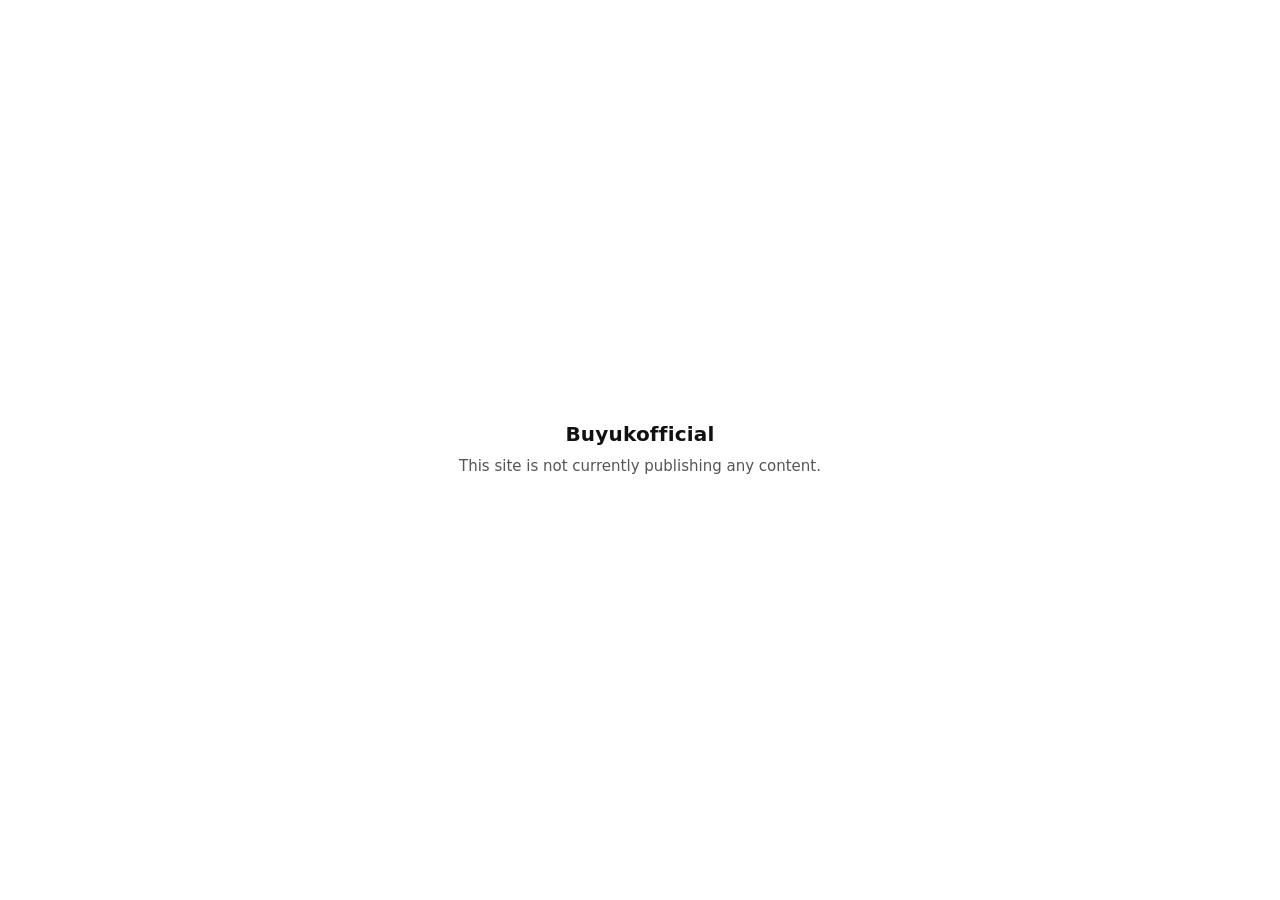
<file: index.html>
<!DOCTYPE html>
<html lang="en">
<head>
<meta charset="utf-8">
<meta name="viewport" content="width=device-width, initial-scale=1">
<title>Buyukofficial</title>
<link rel="icon" href="data:,">
<link rel="apple-touch-icon" href="data:,">
<style>
  :root { color-scheme: light dark; }
  * { box-sizing: border-box; }
  body {
    margin: 0;
    min-height: 100vh;
    display: grid;
    place-items: center;
    padding: 24px;
    font-family: system-ui, -apple-system, "Segoe UI", Roboto, Helvetica, Arial, sans-serif;
    background: #ffffff;
    color: #111111;
    text-align: center;
  }
  main { max-width: 34rem; }
  h1 {
    margin: 0 0 .5rem;
    font-size: 1.25rem;
    font-weight: 600;
    letter-spacing: .01em;
  }
  p {
    margin: 0;
    font-size: .9375rem;
    line-height: 1.6;
    color: #555555;
  }
</style>
</head>
<body>
  <main>
    <h1>Buyukofficial</h1>
    <p>This site is not currently publishing any content.</p>
  </main>
</body>
</html>
</file>
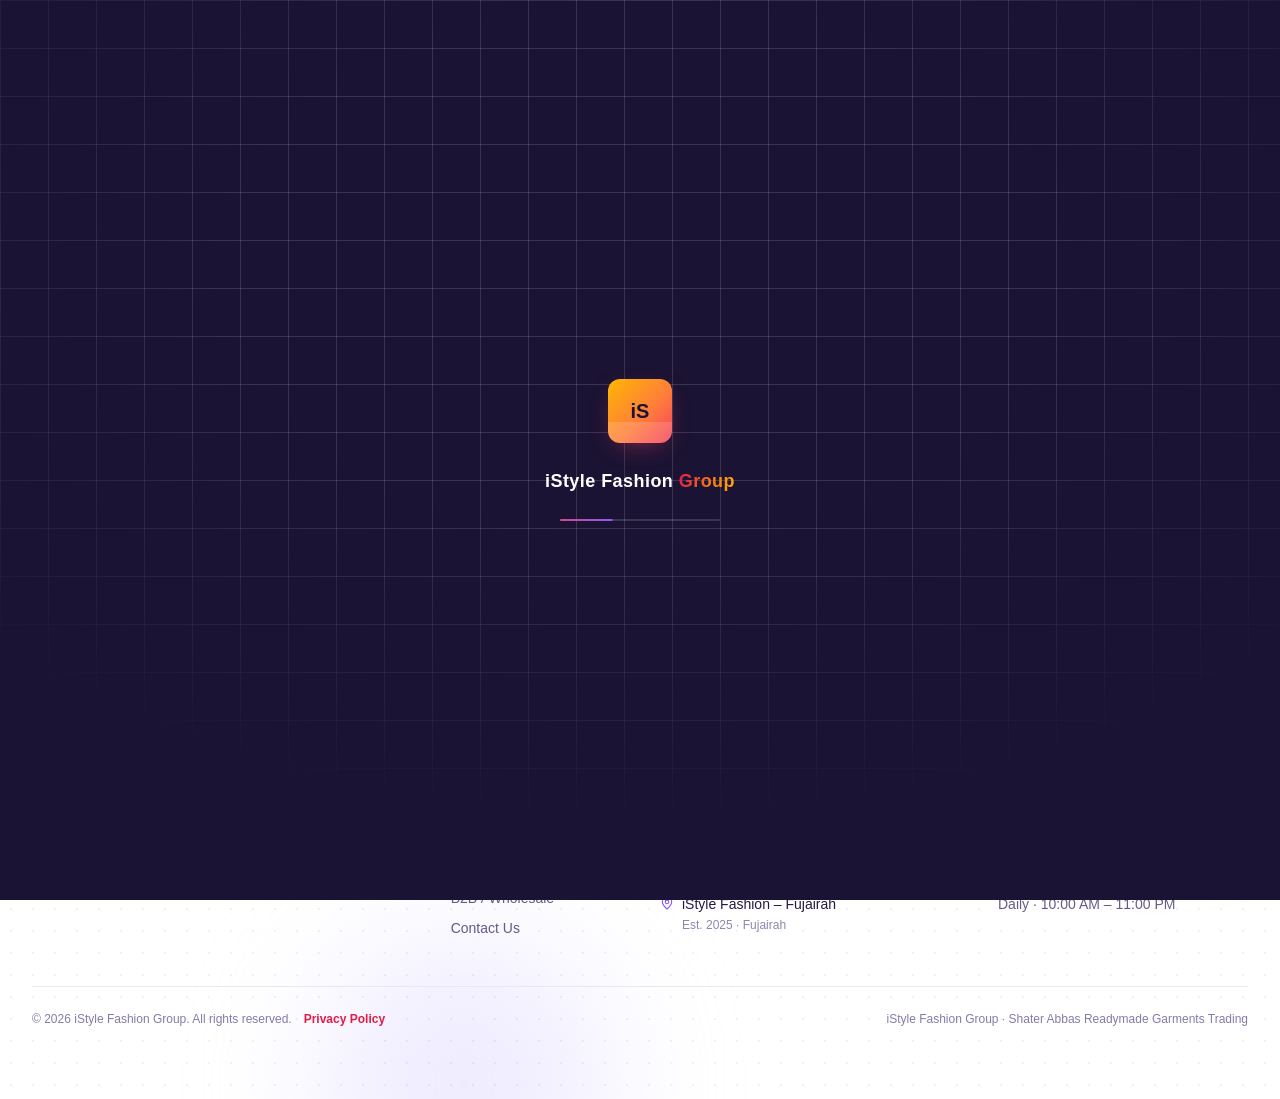
<file: 404/index.html>
<!DOCTYPE html><html lang="en" dir="ltr"><head><meta charSet="utf-8"/><meta name="viewport" content="width=device-width, initial-scale=1"/><link rel="stylesheet" href="/_next/static/chunks/0_dawdo-wj4n7.css" data-precedence="next"/><link rel="preload" as="script" fetchPriority="low" href="/_next/static/chunks/310vm2bl3xxpt.js"/><script src="/_next/static/chunks/1wnov70f88xjy.js" async=""></script><script src="/_next/static/chunks/2olo2e9e-_esu.js" async=""></script><script src="/_next/static/chunks/0c98xzjfks9hq.js" async=""></script><script src="/_next/static/chunks/turbopack-2u1d16houkiyo.js" async=""></script><script src="/_next/static/chunks/0vz5c-9-1f3vv.js" async=""></script><script src="/_next/static/chunks/1jcwq3_rjknba.js" async=""></script><script src="/_next/static/chunks/398f_1uz80opz.js" async=""></script><script src="/_next/static/chunks/40gbz3w4c30fe.js" async=""></script><script src="/_next/static/chunks/02ss5z7byy6eg.js" async=""></script><script src="/_next/static/chunks/3arwfv44d5wk_.js" async=""></script><meta name="robots" content="noindex"/><meta name="theme-color" content="#f43f5e"/><title>iStyle Fashion Group | Fashion Stores in Ajman &amp; Fujairah</title><meta name="description" content="iStyle Fashion Group operates four retail and trading brands across Ajman and Fujairah — Shater Abbas Garments wholesale trading, iStyle Fashion at Horizon Towers, Company Discount Outlet and the new iStyle showroom in Anajaimat, Fujairah."/><meta name="author" content="iStyle Fashion Group"/><link rel="manifest" href="/manifest.webmanifest"/><meta name="keywords" content="iStyle Fashion Ajman,Shater Abbas Garments,Fashion store Horizon Towers,Clothing store Fujairah Anajaimat,readymade garments Ajman,discount outlet Fujairah,wholesale garments UAE,clothing store Al Rashidiya Ajman"/><meta property="og:title" content="iStyle Fashion Group | Fashion Stores in Ajman &amp; Fujairah"/><meta property="og:description" content="Affordable everyday fashion across the UAE since 2009 — four brands in Ajman and Fujairah."/><meta property="og:site_name" content="iStyle Fashion Group"/><meta property="og:locale" content="en_AE"/><meta property="og:image" content="https://buyukofficial.github.io/og-image.jpg"/><meta property="og:image:width" content="1200"/><meta property="og:image:height" content="630"/><meta property="og:image:alt" content="iStyle Fashion Group — Fashion stores in Ajman &amp; Fujairah"/><meta property="og:type" content="website"/><meta name="twitter:card" content="summary_large_image"/><meta name="twitter:title" content="iStyle Fashion Group | Fashion Stores in Ajman &amp; Fujairah"/><meta name="twitter:description" content="Affordable everyday fashion across the UAE since 2009 — four brands in Ajman and Fujairah."/><meta name="twitter:image" content="https://buyukofficial.github.io/og-image.jpg"/><link rel="icon" href="/icon.svg"/><link rel="apple-touch-icon" href="/apple-touch-icon.png"/><meta name="next-size-adjust" content=""/><script src="/_next/static/chunks/0cz1d0mv5g_q7.js" noModule=""></script></head><body class="_0bjUvq_variable F9WnGq_variable QHC--G_variable antialiased"><div hidden=""><!--$--><!--/$--></div><noscript><style>#page-loader{display:none!important}</style></noscript><script type="application/ld+json">{"@context":"https://schema.org","@type":"Organization","name":"iStyle Fashion Group","alternateName":"Shater Abbas Readymade Garments Trading","description":"UAE apparel group operating four retail and trading brands across Ajman and Fujairah since 2009 — wholesale garment trading, multi-department fashion showrooms and an off-price discount outlet.","telephone":"+971564947165","email":"info@istylefashion.ae","foundingDate":"2009","slogan":"Delivering Affordable Everyday Fashion Across the UAE Since 2009","areaServed":["Ajman","Fujairah","United Arab Emirates"],"department":[{"@type":"ClothingStore","name":"Shater Abbas Readymade Garments Trading","address":{"@type":"PostalAddress","streetAddress":"Al Rashidiya / Horizon Towers commercial zone","addressLocality":"Ajman","addressCountry":"AE"},"openingHours":"Mo-Su 10:00-23:00"},{"@type":"ClothingStore","name":"iStyle Fashion – Flagship Store, Ajman","address":{"@type":"PostalAddress","streetAddress":"Ground Floor, Horizon Towers, Sheikh Rashid Bin Abdul Aziz St, Al Rashidiya 1","addressLocality":"Ajman","addressCountry":"AE"},"telephone":"+971564947165","openingHours":"Mo-Su 10:00-23:00"},{"@type":"ClothingStore","name":"Company Discount Outlet","address":{"@type":"PostalAddress","streetAddress":"Sheikh Saif Bin Hamad Al Sharqi St, Anajaimat / Al Ittihad","addressLocality":"Fujairah","addressCountry":"AE"},"openingHours":"Mo-Su 10:00-00:00"},{"@type":"ClothingStore","name":"iStyle Fashion – Showroom, Fujairah","address":{"@type":"PostalAddress","streetAddress":"Sheikh Saif Bin Hamad Al Sharqi St, Anajaimat","addressLocality":"Fujairah","addressCountry":"AE"},"openingHours":"Mo-Su 10:00-23:00"}]}</script><div id="page-loader" class="fixed inset-0 z-[90] grid place-items-center bg-navy-950" style="opacity:1"><div class="grid-pattern absolute inset-0" aria-hidden="true"></div><div class="relative flex flex-col items-center gap-6"><div style="opacity:0;transform:scale(0.85)"><span class="relative grid shrink-0 place-items-center overflow-hidden rounded-xl bg-[linear-gradient(135deg,#FFB703_0%,#FF7A3D_60%,#F43F5E_100%)] shadow-[0_8px_24px_-10px_rgba(244,63,94,0.6)] h-16 w-16" aria-hidden="true"><span class="font-display text-lg font-bold leading-none text-navy-950 sm:text-xl">iS</span><span class="absolute inset-x-0 bottom-0 h-1/3 bg-white/15"></span></span></div><p class="font-display text-lg font-semibold tracking-wide text-white" style="opacity:0;transform:translateY(8px)">iStyle Fashion <span class="gold-text">Group</span></p><div class="h-0.5 w-40 overflow-hidden rounded-full bg-white/15" aria-hidden="true"><div class="h-full w-full bg-[linear-gradient(90deg,#FFB703,#F43F5E,#8B5CF6)]" style="transform:translateX(-100%)"></div></div></div></div><div aria-hidden="true" class="fixed inset-x-0 top-0 z-[60] h-[3px] origin-left bg-[linear-gradient(90deg,#FFB703,#F43F5E,#8B5CF6,#06B6D4)]" style="transform:scaleX(0)"></div><header class="fixed inset-x-0 top-0 z-50"><div class="grad-sunset hidden text-white md:block"><div class="container-x flex h-9 items-center justify-between text-[12.5px]"><p class="flex items-center gap-2 font-medium"><span class="inline-block h-1.5 w-1.5 rounded-full bg-white"></span>Delivering Affordable Everyday Fashion Across the UAE Since 2009</p><p class="text-white/85">Showrooms open daily · 10:00 AM – 11:00 PM</p></div></div><div class="transition-all duration-300 glass border-b border-line/60"><div class="container-x flex h-[68px] items-center justify-between gap-4"><a class="group flex shrink-0 items-center gap-3 whitespace-nowrap" aria-label="iStyle Fashion Group — Home" href="/"><span class="relative grid shrink-0 place-items-center overflow-hidden rounded-xl bg-[linear-gradient(135deg,#FFB703_0%,#FF7A3D_60%,#F43F5E_100%)] shadow-[0_8px_24px_-10px_rgba(244,63,94,0.6)] h-10 w-10" aria-hidden="true"><span class="font-display text-lg font-bold leading-none text-navy-950 sm:text-xl">iS</span><span class="absolute inset-x-0 bottom-0 h-1/3 bg-white/15"></span></span><span class="flex flex-col leading-tight"><span class="font-display text-[17px] font-semibold tracking-tight text-navy-900">iStyle Fashion</span><span class="text-[10px] font-semibold tracking-[0.16em] text-rose-600 uppercase">Retail Group</span></span></a><nav class="hidden items-center gap-1 xl:flex" aria-label="Primary"><a class="relative whitespace-nowrap rounded-full px-2.5 py-2 text-[13.5px] font-semibold transition-colors text-navy-800 hover:text-rose-600" href="/">Home</a><a class="relative whitespace-nowrap rounded-full px-2.5 py-2 text-[13.5px] font-semibold transition-colors text-navy-800 hover:text-rose-600" href="/about/">About Our Group</a><a class="relative whitespace-nowrap rounded-full px-2.5 py-2 text-[13.5px] font-semibold transition-colors text-navy-800 hover:text-rose-600" href="/brands/">Our Brands &amp; Stores</a><a class="relative whitespace-nowrap rounded-full px-2.5 py-2 text-[13.5px] font-semibold transition-colors text-navy-800 hover:text-rose-600" href="/products/">Product Categories</a><a class="relative whitespace-nowrap rounded-full px-2.5 py-2 text-[13.5px] font-semibold transition-colors text-navy-800 hover:text-rose-600" href="/stores/">Store Locator</a><a class="relative whitespace-nowrap rounded-full px-2.5 py-2 text-[13.5px] font-semibold transition-colors text-navy-800 hover:text-rose-600" href="/wholesale/">B2B / Wholesale</a><a class="relative whitespace-nowrap rounded-full px-2.5 py-2 text-[13.5px] font-semibold transition-colors text-navy-800 hover:text-rose-600" href="/contact/">Contact Us</a></nav><div class="flex items-center gap-2"><div class="flex items-center rounded-full border border-line bg-white px-1 py-0.5" aria-label="Language"><button type="button" class="rounded-full px-2.5 py-1 text-[11px] font-bold tracking-wider transition-colors bg-navy-900 text-white">EN</button><button type="button" class="rounded-full px-2.5 py-1 text-[11px] font-bold tracking-wider transition-colors text-navy-800/60 hover:text-navy-900">AR</button></div><a href="https://wa.me/971564947165?text=Hello!%20I&#x27;d%20like%20to%20know%20more%20about%20your%20stores." target="_blank" rel="noopener noreferrer" class="hidden h-10 w-10 place-items-center rounded-full bg-navy-900 text-white transition-all hover:-translate-y-0.5 hover:bg-rose-600 sm:grid" aria-label="Chat on WhatsApp"><svg viewBox="0 0 24 24" fill="currentColor" class="h-5 w-5" aria-hidden="true"><path d="M12.04 2C6.58 2 2.13 6.45 2.13 11.91c0 1.75.46 3.45 1.32 4.95L2 22l5.28-1.38a9.9 9.9 0 0 0 4.76 1.21h.01c5.46 0 9.91-4.45 9.91-9.91S17.5 2 12.04 2Zm0 18.15c-1.48 0-2.93-.4-4.2-1.15l-.3-.18-3.12.82.83-3.05-.2-.31a8.2 8.2 0 0 1-1.26-4.37c0-4.54 3.7-8.24 8.25-8.24 4.54 0 8.24 3.7 8.24 8.24s-3.7 8.24-8.24 8.24Zm4.52-6.16c-.25-.12-1.47-.72-1.7-.8-.23-.09-.39-.13-.56.12-.17.25-.64.8-.79.97-.14.16-.29.18-.54.06-.25-.12-1.05-.39-1.99-1.23-.74-.66-1.24-1.47-1.38-1.72-.15-.25-.02-.38.11-.5.11-.11.25-.29.37-.43.13-.15.17-.25.25-.41.08-.17.04-.31-.02-.43-.06-.12-.56-1.34-.76-1.84-.2-.48-.4-.42-.56-.43h-.47c-.17 0-.43.06-.66.31-.23.25-.87.85-.87 2.07 0 1.22.89 2.4 1.02 2.56.12.17 1.75 2.67 4.25 3.74.59.26 1.06.41 1.42.52.6.19 1.14.16 1.57.1.48-.07 1.47-.6 1.68-1.18.21-.58.21-1.07.15-1.18-.06-.1-.23-.16-.48-.28Z"></path></svg></a><a href="tel:+971564947165" class="btn btn-gold !py-2.5 !px-3 text-[13px] sm:!px-4"><svg xmlns="http://www.w3.org/2000/svg" width="24" height="24" viewBox="0 0 24 24" fill="none" stroke="currentColor" stroke-width="2" stroke-linecap="round" stroke-linejoin="round" class="lucide lucide-phone h-4 w-4" aria-hidden="true"><path d="M13.832 16.568a1 1 0 0 0 1.213-.303l.355-.465A2 2 0 0 1 17 15h3a2 2 0 0 1 2 2v3a2 2 0 0 1-2 2A18 18 0 0 1 2 4a2 2 0 0 1 2-2h3a2 2 0 0 1 2 2v3a2 2 0 0 1-.8 1.6l-.468.351a1 1 0 0 0-.292 1.233 14 14 0 0 0 6.392 6.384"></path></svg><span class="hidden md:inline" dir="ltr">+971 56 494 7165</span><span class="hidden sm:inline md:hidden">Call Now</span></a><button type="button" class="grid h-10 w-10 place-items-center rounded-full bg-navy-900 text-white transition-colors hover:bg-rose-600 xl:hidden" aria-label="Menu" aria-expanded="false"><svg xmlns="http://www.w3.org/2000/svg" width="24" height="24" viewBox="0 0 24 24" fill="none" stroke="currentColor" stroke-width="2" stroke-linecap="round" stroke-linejoin="round" class="lucide lucide-menu h-5 w-5" aria-hidden="true"><path d="M4 5h16"></path><path d="M4 12h16"></path><path d="M4 19h16"></path></svg></button></div></div></div></header><main><div style="opacity:0;transform:translateY(14px)"><section class="grad-sunset relative flex min-h-[70vh] items-center justify-center overflow-hidden px-5 pt-[120px] pb-20 text-center"><div class="grid-pattern absolute inset-0" aria-hidden="true"></div><div aria-hidden="true" class="absolute -top-24 left-1/2 h-72 w-72 -translate-x-1/2 rounded-full bg-gold-300/55 blur-3xl"></div><div aria-hidden="true" class="absolute -bottom-32 right-10 h-72 w-72 rounded-full bg-teal-300/45 blur-3xl"></div><div class="relative"><p class="font-display text-8xl leading-none font-bold text-white drop-shadow-lg" dir="ltr">404</p><h1 class="mt-6 font-display text-3xl font-semibold text-white drop-shadow-sm sm:text-4xl">Page Not Found</h1><p class="mx-auto mt-3 max-w-md text-white/90">The page you are looking for does not exist or has been moved.</p><a class="btn btn-gold mt-8 inline-flex" href="/"><svg xmlns="http://www.w3.org/2000/svg" width="24" height="24" viewBox="0 0 24 24" fill="none" stroke="currentColor" stroke-width="2" stroke-linecap="round" stroke-linejoin="round" class="lucide lucide-arrow-left h-4 w-4 rtl:rotate-180" aria-hidden="true"><path d="m12 19-7-7 7-7"></path><path d="M19 12H5"></path></svg>Back to Home</a></div></section><!--$--><!--/$--></div></main><footer class="relative overflow-hidden border-t-4 border-transparent bg-white [border-image:linear-gradient(90deg,#F43F5E,#F97316,#FFB703,#8B5CF6,#06B6D4)_1]"><div aria-hidden="true" class="absolute -top-28 right-0 h-64 w-64 rounded-full bg-rose-200/45 blur-3xl"></div><div aria-hidden="true" class="absolute -bottom-32 left-1/4 h-72 w-72 rounded-full bg-violet-200/45 blur-3xl"></div><div class="dot-pattern absolute inset-0 opacity-50" aria-hidden="true"></div><div class="container-x relative py-14 lg:py-18"><div class="grid gap-10 md:grid-cols-2 lg:grid-cols-12"><div class="lg:col-span-4"><div class="flex items-center gap-3"><span class="relative grid shrink-0 place-items-center overflow-hidden rounded-xl bg-[linear-gradient(135deg,#FFB703_0%,#FF7A3D_60%,#F43F5E_100%)] shadow-[0_8px_24px_-10px_rgba(244,63,94,0.6)] h-11 w-11" aria-hidden="true"><span class="font-display text-lg font-bold leading-none text-navy-950 sm:text-xl">iS</span><span class="absolute inset-x-0 bottom-0 h-1/3 bg-white/15"></span></span><div class="leading-tight"><p class="font-display text-lg font-semibold text-navy-950">iStyle Fashion Group</p><p class="text-[10px] font-semibold tracking-[0.18em] text-rose-600 uppercase">Ajman · Fujairah</p></div></div><p class="mt-4 max-w-sm text-sm leading-relaxed text-navy-800/70">A UAE apparel group operating four retail and trading brands across Ajman and Fujairah under unified ownership.</p><div class="mt-5 flex items-center gap-2"><a href="https://www.facebook.com/" target="_blank" rel="noopener noreferrer" aria-label="Facebook" class="grid h-9 w-9 place-items-center rounded-full border border-line text-navy-800 transition-all hover:border-rose-400 hover:bg-rose-50 hover:text-rose-600"><svg viewBox="0 0 24 24" fill="currentColor" class="h-4 w-4" aria-hidden="true"><path d="M22 12a10 10 0 1 0-11.56 9.88v-6.99H7.9V12h2.54V9.8c0-2.5 1.49-3.89 3.77-3.89 1.09 0 2.24.2 2.24.2v2.46h-1.26c-1.24 0-1.63.77-1.63 1.56V12h2.78l-.44 2.89h-2.34v6.99A10 10 0 0 0 22 12Z"></path></svg></a><a href="https://www.instagram.com/" target="_blank" rel="noopener noreferrer" aria-label="Instagram" class="grid h-9 w-9 place-items-center rounded-full border border-line text-navy-800 transition-all hover:border-violet-400 hover:bg-violet-50 hover:text-violet-600"><svg viewBox="0 0 24 24" fill="none" stroke="currentColor" stroke-width="1.8" class="h-4 w-4" aria-hidden="true"><rect x="3" y="3" width="18" height="18" rx="5.2"></rect><circle cx="12" cy="12" r="4.1"></circle><circle cx="17.3" cy="6.7" r="1.15" fill="currentColor" stroke="none"></circle></svg></a><a href="https://wa.me/971564947165" target="_blank" rel="noopener noreferrer" aria-label="WhatsApp" class="grid h-9 w-9 place-items-center rounded-full border border-line text-navy-800 transition-all hover:border-teal-400 hover:bg-teal-50 hover:text-teal-600"><svg viewBox="0 0 24 24" fill="currentColor" class="h-4 w-4" aria-hidden="true"><path d="M12.04 2C6.58 2 2.13 6.45 2.13 11.91c0 1.75.46 3.45 1.32 4.95L2 22l5.28-1.38a9.9 9.9 0 0 0 4.76 1.21h.01c5.46 0 9.91-4.45 9.91-9.91S17.5 2 12.04 2Zm4.52 12c-.25-.12-1.47-.72-1.7-.8-.23-.09-.39-.13-.56.12-.17.25-.64.8-.79.97-.14.16-.29.18-.54.06-.25-.12-1.05-.39-1.99-1.23-.74-.66-1.24-1.47-1.38-1.72-.15-.25-.02-.38.11-.5.11-.11.25-.29.37-.43.13-.15.17-.25.25-.41.08-.17.04-.31-.02-.43-.06-.12-.56-1.34-.76-1.84-.2-.48-.4-.42-.56-.43h-.47c-.17 0-.43.06-.66.31-.23.25-.87.85-.87 2.07 0 1.22.89 2.4 1.02 2.56.12.17 1.75 2.67 4.25 3.74.59.26 1.06.41 1.42.52.6.19 1.14.16 1.57.1.48-.07 1.47-.6 1.68-1.18.21-.58.21-1.07.15-1.18-.06-.1-.23-.16-.48-.28Z"></path></svg></a></div></div><nav class="lg:col-span-2" aria-label="Quick Links"><h3 class="text-xs font-bold tracking-[0.18em] text-rose-600 uppercase">Quick Links</h3><ul class="mt-4 space-y-2.5 text-sm"><li><a class="text-navy-800/75 transition-colors hover:text-rose-600" href="/">Home</a></li><li><a class="text-navy-800/75 transition-colors hover:text-rose-600" href="/about/">About Our Group</a></li><li><a class="text-navy-800/75 transition-colors hover:text-rose-600" href="/brands/">Our Brands &amp; Stores</a></li><li><a class="text-navy-800/75 transition-colors hover:text-rose-600" href="/products/">Product Categories</a></li><li><a class="text-navy-800/75 transition-colors hover:text-rose-600" href="/stores/">Store Locator</a></li><li><a class="text-navy-800/75 transition-colors hover:text-rose-600" href="/wholesale/">B2B / Wholesale</a></li><li><a class="text-navy-800/75 transition-colors hover:text-rose-600" href="/contact/">Contact Us</a></li></ul></nav><div class="lg:col-span-3"><h3 class="text-xs font-bold tracking-[0.18em] text-rose-600 uppercase">Our Stores</h3><ul class="mt-4 space-y-3 text-sm"><li><a href="https://www.google.com/maps/search/?api=1&amp;query=Horizon%20Towers%2C%20Al%20Rashidiya%201%2C%20Ajman" target="_blank" rel="noopener noreferrer" class="group flex items-start gap-2 text-navy-800/75 transition-colors hover:text-rose-600"><svg xmlns="http://www.w3.org/2000/svg" width="24" height="24" viewBox="0 0 24 24" fill="none" stroke="currentColor" stroke-width="2" stroke-linecap="round" stroke-linejoin="round" class="lucide lucide-map-pin mt-0.5 h-3.5 w-3.5 shrink-0 text-violet-500" aria-hidden="true"><path d="M20 10c0 4.993-5.539 10.193-7.399 11.799a1 1 0 0 1-1.202 0C9.539 20.193 4 14.993 4 10a8 8 0 0 1 16 0"></path><circle cx="12" cy="10" r="3"></circle></svg><span><span class="block font-medium text-navy-900 group-hover:text-rose-600">Shater Abbas Trading</span><span class="text-xs text-navy-700/60">Est.<!-- --> <!-- -->2009<!-- --> · <!-- -->Ajman</span></span></a></li><li><a href="https://www.google.com/maps/search/?api=1&amp;query=Horizon%20Towers%2C%20Sheikh%20Rashid%20Bin%20Abdul%20Aziz%20St%2C%20Al%20Rashidiya%201%2C%20Ajman" target="_blank" rel="noopener noreferrer" class="group flex items-start gap-2 text-navy-800/75 transition-colors hover:text-rose-600"><svg xmlns="http://www.w3.org/2000/svg" width="24" height="24" viewBox="0 0 24 24" fill="none" stroke="currentColor" stroke-width="2" stroke-linecap="round" stroke-linejoin="round" class="lucide lucide-map-pin mt-0.5 h-3.5 w-3.5 shrink-0 text-violet-500" aria-hidden="true"><path d="M20 10c0 4.993-5.539 10.193-7.399 11.799a1 1 0 0 1-1.202 0C9.539 20.193 4 14.993 4 10a8 8 0 0 1 16 0"></path><circle cx="12" cy="10" r="3"></circle></svg><span><span class="block font-medium text-navy-900 group-hover:text-rose-600">iStyle Fashion – Ajman</span><span class="text-xs text-navy-700/60">Est.<!-- --> <!-- -->2020<!-- --> · <!-- -->Ajman</span></span></a></li><li><a href="https://www.google.com/maps/search/?api=1&amp;query=Sheikh%20Saif%20Bin%20Hamad%20Al%20Sharqi%20St%2C%20Anajaimat%2C%20Fujairah" target="_blank" rel="noopener noreferrer" class="group flex items-start gap-2 text-navy-800/75 transition-colors hover:text-rose-600"><svg xmlns="http://www.w3.org/2000/svg" width="24" height="24" viewBox="0 0 24 24" fill="none" stroke="currentColor" stroke-width="2" stroke-linecap="round" stroke-linejoin="round" class="lucide lucide-map-pin mt-0.5 h-3.5 w-3.5 shrink-0 text-violet-500" aria-hidden="true"><path d="M20 10c0 4.993-5.539 10.193-7.399 11.799a1 1 0 0 1-1.202 0C9.539 20.193 4 14.993 4 10a8 8 0 0 1 16 0"></path><circle cx="12" cy="10" r="3"></circle></svg><span><span class="block font-medium text-navy-900 group-hover:text-rose-600">Company Discount Outlet</span><span class="text-xs text-navy-700/60">Est.<!-- --> <!-- -->2023<!-- --> · <!-- -->Fujairah</span></span></a></li><li><a href="https://www.google.com/maps/search/?api=1&amp;query=Sheikh%20Saif%20Bin%20Hamad%20Al%20Sharqi%20St%2C%20Anajaimat%2C%20Fujairah" target="_blank" rel="noopener noreferrer" class="group flex items-start gap-2 text-navy-800/75 transition-colors hover:text-rose-600"><svg xmlns="http://www.w3.org/2000/svg" width="24" height="24" viewBox="0 0 24 24" fill="none" stroke="currentColor" stroke-width="2" stroke-linecap="round" stroke-linejoin="round" class="lucide lucide-map-pin mt-0.5 h-3.5 w-3.5 shrink-0 text-violet-500" aria-hidden="true"><path d="M20 10c0 4.993-5.539 10.193-7.399 11.799a1 1 0 0 1-1.202 0C9.539 20.193 4 14.993 4 10a8 8 0 0 1 16 0"></path><circle cx="12" cy="10" r="3"></circle></svg><span><span class="block font-medium text-navy-900 group-hover:text-rose-600">iStyle Fashion – Fujairah</span><span class="text-xs text-navy-700/60">Est.<!-- --> <!-- -->2025<!-- --> · <!-- -->Fujairah</span></span></a></li></ul></div><div class="lg:col-span-3"><h3 class="text-xs font-bold tracking-[0.18em] text-rose-600 uppercase">Contact</h3><ul class="mt-4 space-y-3 text-sm"><li><a href="tel:+971564947165" class="flex items-center gap-2 text-navy-800/75 transition-colors hover:text-rose-600"><svg xmlns="http://www.w3.org/2000/svg" width="24" height="24" viewBox="0 0 24 24" fill="none" stroke="currentColor" stroke-width="2" stroke-linecap="round" stroke-linejoin="round" class="lucide lucide-phone h-4 w-4 text-rose-500" aria-hidden="true"><path d="M13.832 16.568a1 1 0 0 0 1.213-.303l.355-.465A2 2 0 0 1 17 15h3a2 2 0 0 1 2 2v3a2 2 0 0 1-2 2A18 18 0 0 1 2 4a2 2 0 0 1 2-2h3a2 2 0 0 1 2 2v3a2 2 0 0 1-.8 1.6l-.468.351a1 1 0 0 0-.292 1.233 14 14 0 0 0 6.392 6.384"></path></svg><span dir="ltr">+971 56 494 7165</span></a></li><li><a href="mailto:info@istylefashion.ae" class="flex items-center gap-2 text-navy-800/75 transition-colors hover:text-rose-600"><svg xmlns="http://www.w3.org/2000/svg" width="24" height="24" viewBox="0 0 24 24" fill="none" stroke="currentColor" stroke-width="2" stroke-linecap="round" stroke-linejoin="round" class="lucide lucide-mail h-4 w-4 text-rose-500" aria-hidden="true"><path d="m22 7-8.991 5.727a2 2 0 0 1-2.009 0L2 7"></path><rect x="2" y="4" width="20" height="16" rx="2"></rect></svg>info@istylefashion.ae</a></li><li><a href="https://www.google.com/maps/search/?api=1&amp;query=Horizon%20Towers%2C%20Al%20Rashidiya%201%2C%20Ajman" target="_blank" rel="noopener noreferrer" class="flex items-start gap-2 text-navy-800/75 transition-colors hover:text-rose-600"><svg xmlns="http://www.w3.org/2000/svg" width="24" height="24" viewBox="0 0 24 24" fill="none" stroke="currentColor" stroke-width="2" stroke-linecap="round" stroke-linejoin="round" class="lucide lucide-map-pin mt-0.5 h-4 w-4 shrink-0 text-violet-500" aria-hidden="true"><path d="M20 10c0 4.993-5.539 10.193-7.399 11.799a1 1 0 0 1-1.202 0C9.539 20.193 4 14.993 4 10a8 8 0 0 1 16 0"></path><circle cx="12" cy="10" r="3"></circle></svg><span>Ground Floor, Horizon Towers, Sheikh Rashid Bin Abdul Aziz St, Al Rashidiya 1, Ajman</span></a></li><li class="flex items-start gap-2 pt-1 text-navy-800/75"><svg xmlns="http://www.w3.org/2000/svg" width="24" height="24" viewBox="0 0 24 24" fill="none" stroke="currentColor" stroke-width="2" stroke-linecap="round" stroke-linejoin="round" class="lucide lucide-clock mt-0.5 h-4 w-4 shrink-0 text-teal-500" aria-hidden="true"><circle cx="12" cy="12" r="10"></circle><path d="M12 6v6l4 2"></path></svg><span><span class="block text-xs font-semibold tracking-wide text-navy-700/60 uppercase">Working Hours</span>Daily · 10:00 AM – 11:00 PM</span></li></ul></div></div><div class="mt-12 flex flex-col items-center justify-between gap-3 border-t border-line pt-6 text-xs text-navy-700/65 sm:flex-row"><p class="flex flex-wrap items-center justify-center gap-x-3 gap-y-1 sm:justify-start"><span>© <!-- -->2026<!-- --> <!-- -->iStyle Fashion Group<!-- -->. <!-- -->All rights reserved.</span><a class="font-semibold text-rose-600 transition-colors hover:text-rose-700" href="/privacy/">Privacy Policy</a></p><p class="text-center sm:text-end">iStyle Fashion Group · Shater Abbas Readymade Garments Trading</p></div></div></footer><a href="https://wa.me/971564947165?text=Hello!%20I&#x27;d%20like%20to%20know%20more%20about%20your%20stores%20and%20offers." target="_blank" rel="noopener noreferrer" aria-label="WhatsApp" class="group fixed bottom-5 end-5 z-50 flex items-center gap-2 rounded-full bg-[#25D366] py-3 ps-4 pe-4 text-white shadow-[0_14px_38px_-12px_rgba(37,211,102,0.75)] transition-transform hover:-translate-y-1 sm:bottom-7 sm:end-7" style="opacity:0;transform:scale(0)"><span class="relative flex h-6 w-6 items-center justify-center"><svg viewBox="0 0 24 24" fill="currentColor" class="h-6 w-6" aria-hidden="true"><path d="M12.04 2C6.58 2 2.13 6.45 2.13 11.91c0 1.75.46 3.45 1.32 4.95L2 22l5.28-1.38a9.9 9.9 0 0 0 4.76 1.21h.01c5.46 0 9.91-4.45 9.91-9.91S17.5 2 12.04 2Zm0 18.15c-1.48 0-2.93-.4-4.2-1.15l-.3-.18-3.12.82.83-3.05-.2-.31a8.2 8.2 0 0 1-1.26-4.37c0-4.54 3.7-8.24 8.25-8.24 4.54 0 8.24 3.7 8.24 8.24s-3.7 8.24-8.24 8.24Zm4.52-6.16c-.25-.12-1.47-.72-1.7-.8-.23-.09-.39-.13-.56.12-.17.25-.64.8-.79.97-.14.16-.29.18-.54.06-.25-.12-1.05-.39-1.99-1.23-.74-.66-1.24-1.47-1.38-1.72-.15-.25-.02-.38.11-.5.11-.11.25-.29.37-.43.13-.15.17-.25.25-.41.08-.17.04-.31-.02-.43-.06-.12-.56-1.34-.76-1.84-.2-.48-.4-.42-.56-.43h-.47c-.17 0-.43.06-.66.31-.23.25-.87.85-.87 2.07 0 1.22.89 2.4 1.02 2.56.12.17 1.75 2.67 4.25 3.74.59.26 1.06.41 1.42.52.6.19 1.14.16 1.57.1.48-.07 1.47-.6 1.68-1.18.21-.58.21-1.07.15-1.18-.06-.1-.23-.16-.48-.28Z"></path></svg><span class="absolute -top-0.5 -end-0.5 h-2.5 w-2.5 animate-ping rounded-full bg-white/70"></span><span class="absolute -top-0.5 -end-0.5 h-2.5 w-2.5 rounded-full bg-white"></span></span><span class="hidden text-sm font-semibold sm:inline">WhatsApp</span></a><script id="_R_">(globalThis["TURBOPACK"] || (globalThis["TURBOPACK"] = [])).push({"otherChunks":["static/chunks/310vm2bl3xxpt.js","static/chunks/1wnov70f88xjy.js","static/chunks/2olo2e9e-_esu.js","static/chunks/0c98xzjfks9hq.js"],"runtimeModuleIds":[94553]});</script><script src="/_next/static/chunks/310vm2bl3xxpt.js" async=""></script><script>(self.__next_f=self.__next_f||[]).push([0])</script><script>self.__next_f.push([1,"1:\"$Sreact.fragment\"\n4:\"/_next/static/chunks/0vz5c-9-1f3vv.js\"\n5:\"/_next/static/chunks/1jcwq3_rjknba.js\"\n6:\"/_next/static/chunks/398f_1uz80opz.js\"\n7:\"/_next/static/chunks/40gbz3w4c30fe.js\"\n8:I[33499,[\"$4\",\"$5\",\"$6\",\"$7\"],\"I18nProvider\"]\n9:I[39392,[\"$4\",\"$5\",\"$6\",\"$7\"],\"default\"]\na:I[46083,[\"$4\",\"$5\",\"$6\",\"$7\"],\"default\"]\nb:I[2971,[\"$4\",\"$5\",\"$6\",\"$7\"],\"default\"]\nc:I[39756,[\"$4\",\"$5\",\"$6\",\"$7\"],\"default\"]\nd:\"/_next/static/chunks/02ss5z7byy6eg.js\"\ne:I[16868,[\"$4\",\"$5\",\"$6\",\"$7\",\"$d\"],\"default\"]\nf:I[37457,[\"$4\",\"$5\",\"$6\",\"$7\"],\"default\"]\n10:\"/_next/static/chunks/3arwfv44d5wk_.js\"\n11:I[29306,[\"$4\",\"$5\",\"$6\",\"$7\",\"$10\"],\"default\"]\n12:I[13642,[\"$4\",\"$5\",\"$6\",\"$7\"],\"default\"]\n13:I[56540,[\"$4\",\"$5\",\"$6\",\"$7\"],\"default\"]\n14:I[90715,[\"$4\",\"$5\",\"$6\",\"$7\"],\"default\"]\n18:I[47257,[\"$4\",\"$5\",\"$6\",\"$7\"],\"ClientPageRoot\"]\n1b:I[97367,[\"$4\",\"$5\",\"$6\",\"$7\"],\"OutletBoundary\"]\n1c:\"$Sreact.suspense\"\n1e:\"ViewportBoundary\"\n1f:I[97367,[\"$4\",\"$5\",\"$6\",\"$7\"],\"$1e\"]\n21:\"MetadataBoundary\"\n22:I[97367,[\"$4\",\"$5\",\"$6\",\"$7\"],\"$21\"]\n24:I[68027,[\"$4\",\"$5\",\"$6\",\"$7\"],\"default\",1]\n:HL[\"/_next/static/chunks/0_dawdo-wj4n7.css\",\"style\"]\n2:[\"$\",\"style\",null,{\"children\":\"#page-loader{display:none!important}\"}]\n3:T690,{\"@context\":\"https://schema.org\",\"@type\":\"Organization\",\"name\":\"iStyle Fashion Group\",\"alternateName\":\"Shater Abbas Readymade Garments Trading\",\"description\":\"UAE apparel group operating four retail and trading brands across Ajman and Fujairah since 2009 — wholesale garment trading, multi-department fashion showrooms and an off-price discount outlet.\",\"telephone\":\"+971564947165\",\"email\":\"info@istylefashion.ae\",\"foundingDate\":\"2009\",\"slogan\":\"Delivering Affordable Everyday Fashion Across the UAE Since 2009\",\"areaServed\":[\"Ajman\",\"Fujairah\",\"United Arab Emirates\"],\"department\":[{\"@type\":\"ClothingStore\",\"name\":\"Shater Abbas Readymade Garments Trading\",\"address\":{\"@type\":\"PostalAddress\",\"streetAddress\":\"Al Rashidiya / Horizon Towers commercial zone\",\"addressLocality\":\"Ajman\",\"addressCountry\":\"AE\"},\"openingHours\":\"Mo-Su 10:00-23:00\"},{\"@type\":\"ClothingStore\",\"name\":\"iStyle Fashion – Flagship Store, Ajman\",\"address\":{\"@type\":\"PostalAddress\",\"streetAddress\":\"Ground Floor, Horizon Towers, Sheikh Rashid Bin Abdul Aziz St, Al Rashidiya 1\",\"addressLocality\":\"Ajman\",\"addressCountry\":\"AE\"},\"telephone\":\"+971564947165\",\"openingHours\":\"Mo-Su 10:00-23:00\"},{\"@type\":\"ClothingStore\",\"name\":\"Company Discount Outlet\",\"address\":{\"@type\":\"PostalAddress\",\"streetAddress\":\"Sheikh Saif Bin Hamad Al Sharqi St, Anajaimat / Al Ittihad\",\"addressLocality\":\"Fujairah\",\"addressCountry\":\"AE\"},\"openingHours\":\"Mo-Su 10:00-00:00\"},{\"@type\":\"ClothingStore\",\"name\":\"iStyle Fashion – Showroom, Fujairah\",\"address\":{\"@type\":\"PostalAddress\",\"streetAddress\":\"Sheikh Saif Bin Hamad Al Sharqi St, Anajaimat\",\"addressLocality\":\"Fujairah\",\"addressCountry\":\"AE\"},\"openingHours\":\"Mo-Su 10:00-23:00\"}]}16:X\n17:[[\"children\",{\"s\":\"__PAGE__\",\"h\":512,\"d\":{\"r\":[\"$\",\"$1\",\"c\",{\"children\":[[\"$\",\"$L18\",null,{\"Component\":\"$11\",\"serverProvidedParams\":{\"searchParams\":{},\"params\":{},\"promises\":[\"$@19\",\"$@1a\"]}}],[[\"$\",\"script\",\"script-0\",{\"src\":\"/_next/static/chunks/3arwfv44d5wk_.js\",\"async\":true,\"nonce\":\"$undefined\"}]],[\"$\",\"$L1b\",null,{\"children\":[\"$\",\"$1c\",null,{\"name\":\"Next.MetadataOutlet\",\"children\":\"$@1d\"}]}]]}],\"p\":false,\"v\":null}}]]\n15:[[\"children\",{\"s\":\"/_not-found\",\"h\":512,\"d\":{\"r\":[\"$\",\"$1\",\"c\",{\"children\":[null,[\"$\",\"$Lc\",null,{\"parallelRouterKey\":\"children\",\"error\":\"$undefined\",\"errorStyles\":\"$undefined\",\"errorScripts\":\"$undefined\",\"template\":[\"$\",\"$Lf\",null,{}],\"templateStyles\":\"$undefined\",\"templateScripts\":\"$undefined\",\"notFound\":\"$undefined\",\"forbidden\":\"$undefined\",\"unauthorized\":\"$undefined\"}]]}],\"p\":false,\"v\":\"$16\"},\"c\":\"$Q17\"}]]\n0:{\"P\":null,\"c\":[\"\",\"_not-found\",\"\"],\"q\":\"\",\"i\":false,\"t\":{\"t\":{\"s\":\"\",\"h\":528,\"d\":{\"r\":[\"$\",\"$1\",\"c\",{\"children\":[[[\"$\",\"link\",\"0\",{\"rel\":\"stylesheet\",\"href\":\"/_next/static/chunks/0_dawdo-wj4n7.css\",\"precedence\":\"next\",\"crossOrigin\":\"$undefined\",\"nonce\":\"$undefined\"}],[\"$\",\"script\",\"script-0\",{\"src\":\"/_next/static/chunks/0vz5c-9-1f3vv.js\",\"async\":true,\"nonce\":\"$undefined\"}],[\"$\",\"script\",\"script-1\",{\"src\":\"/_next/static/chunks/1jcwq3_rjknba.js\",\"async\":true,\"nonce\":\"$undefined\"}],[\"$\",\"script\",\"script-2\",{\"src\":\"/_next/static/chunks/398f_1uz80opz.js\",\"async\":true,\"nonce\":\"$undefined\"}],[\"$\",\"script\",\"script-3\",{\"src\":\"/_next/static/chunks/40gbz3w4c30fe.js\",\"async\":true,\"nonce\":\"$undefined\"}]],[\"$\",\"html\",null,{\"lang\":\"en\",\"dir\":\"ltr\",\"suppressHydrationWarning\":true,\"children\":[\"$\",\"body\",null,{\"className\":\"_0bjUvq_variable F9WnGq_variable QHC--G_variable antialiased\",\"children\":[[\"$\",\"noscript\",null,{\"children\":\"$2\"}],[\"$\",\"script\",null,{\"type\":\"application/ld+json\",\"dangerouslySetInnerHTML\":{\"__html\":\"$3\"}}],[\"$\",\"$L8\",null,{\"children\":[[\"$\",\"$L9\",null,{}],[\"$\",\"$La\",null,{}],[\"$\",\"$Lb\",null,{}],[\"$\",\"main\",null,{\"children\":[\"$\",\"$Lc\",null,{\"parallelRouterKey\":\"children\",\"error\":\"$undefined\",\"errorStyles\":\"$undefined\",\"errorScripts\":\"$undefined\",\"template\":[\"$\",\"$Le\",null,{\"children\":[\"$\",\"$Lf\",null,{}]}],\"templateStyles\":[],\"templateScripts\":[[\"$\",\"script\",\"script-0\",{\"src\":\"/_next/static/chunks/02ss5z7byy6eg.js\",\"async\":true,\"nonce\":\"$undefined\"}]],\"notFound\":[[\"$\",\"$L11\",null,{}],[]],\"forbidden\":\"$undefined\",\"unauthorized\":\"$undefined\"}]}],[\"$\",\"$L12\",null,{}],[\"$\",\"$L13\",null,{}],[\"$\",\"$L14\",null,{}]]}]]}]}]]}],\"p\":false,\"v\":null},\"c\":\"$Q15\"},\"h\":{\"r\":[\"$\",\"$1\",\"h\",{\"children\":[[\"$\",\"meta\",null,{\"name\":\"robots\",\"content\":\"noindex\"}],[\"$\",\"$L1f\",null,{\"children\":\"$L20\"}],[\"$\",\"$L22\",null,{\"children\":[[\"$\",\"div\",null,{\"hidden\":true,\"children\":[\"$\",\"$1c\",null,{\"name\":\"Next.Metadata\",\"children\":\"$L23\"}]}],null]}],[\"$\",\"meta\",null,{\"name\":\"next-size-adjust\",\"content\":\"\"}]]}],\"p\":false,\"v\":null}},\"m\":\"$undefined\",\"G\":[\"$24\",[[\"$\",\"link\",\"0\",{\"rel\":\"stylesheet\",\"href\":\"/_next/static/chunks/0_dawdo-wj4n7.css\",\"precedence\":\"next\",\"crossOrigin\":\"$undefined\",\"nonce\":\"$undefined\"}]]],\"S\":true,\"r\":\"$undefined\",\"s\":\"$undefined\",\"a\":\"$undefined\",\"l\":\"$undefined\",\"p\":\"$undefined\",\"d\":\"$undefined\",\"b\":\"V6jY_g35eHA6vWPgQHpeJ\"}\n16:C\n19:{}\n1a:\"$17:0:1:d:r:props:children:0:props:serverProvidedParams:params\"\n20:[[\"$\",\"meta\",\"0\",{\"charSet\":\"utf-8\"}],[\"$\",\"meta\",\"1\",{\"name\":\"viewport\",\"content\":\"width=device-width, initial-scale=1\"}],[\"$\",\"meta\",\"2\",{\"name\":\"theme-color\",\"content\":\"#f43f5e\"}]]\n25:I[27201,[\"$4\",\"$5\",\"$6\",\"$7\"],\"IconMark\"]\n1d:null\n23:[[\"$\",\"title\",\"0\",{\"children\":\"iStyle Fashion Group | Fashion Stores in Ajman \u0026 Fujairah\"}],[\"$\",\"meta\",\"1\",{\"name\":\"description\",\"content\":\"iStyle Fashion Group operates four retail and trading brands across Ajman and Fujairah — Shater Abbas Garments wholesale trading, iStyle Fashion at Horizon Towers, Company Discount Outlet and the new iStyle showroom in Anajaimat, Fujairah.\"}],[\"$\",\"meta\",\"2\",{\"name\":\"author\",\"content\":\"iStyle Fashion Group\"}],[\"$\",\"link\",\"3\",{\"rel\":\"manifest\",\"href\":\"/manifest.webmanifest\",\"crossOrigin\":\"$undefined\"}],[\"$\",\"meta\",\"4\",{\"name\":\"keywords\",\"content\":\"iStyle Fashion Ajman,Shater Abbas Garments,Fashion store Horizon Towers,Clothing store Fujairah Anajaimat,readymade garments Ajman,discount outlet Fujairah,wholesale garments UAE,clothing store Al Rashidiya Ajman\"}],[\"$\",\"meta\",\"5\",{\"property\":\"og:title\",\"content\":\"iStyle Fashion Group | Fashion Stores in Ajman \u0026 Fujairah\"}],[\"$\",\"meta\",\"6\",{\"property\":\"og:description\",\"content\":\"Affordable everyday fashion across the UAE since 2009 — four brands in Ajman and Fujairah.\"}],[\"$\",\"meta\",\"7\",{\"property\":\"og:site_name\",\"content\":\"iStyle Fashion Group\"}],[\"$\",\"meta\",\"8\",{\"property\":\"og:locale\",\"content\":\"en_AE\"}],[\"$\",\"meta\",\"9\",{\"property\":\"og:image\",\"content\":\"https://buyukofficial.github.io/og-image.jpg\"}],[\"$\",\"meta\",\"10\",{\"property\":\"og:image:width\",\"content\":\"1200\"}],[\"$\",\"meta\",\"11\",{\"property\":\"og:image:height\",\"content\":\"630\"}],[\"$\",\"meta\",\"12\",{\"property\":\"og:image:alt\",\"content\":\"iStyle Fashion Group — Fashion stores in Ajman \u0026 Fujairah\"}],[\"$\",\"meta\",\"13\",{\"property\":\"og:type\",\"content\":\"website\"}],[\"$\",\"meta\",\"14\",{\"name\":\"twitter:card\",\"content\":\"summary_large_image\"}],[\"$\",\"meta\",\"15\",{\"name\":\"twitter:title\",\"content\":\"iStyle Fashion Group | Fashion Stores in Ajman \u0026 Fujairah\"}],[\"$\",\"meta\",\"16\",{\"name\":\"twitter:description\",\"content\":\"Affordable everyday fashion across the UAE since 2009 — four brands in Ajman and Fujairah.\"}],[\"$\",\"meta\",\"17\",{\"name\":\"twitter:image\",\"content\":\"https://buyukofficial.github.io/og-image.jpg\"}],[\"$\",\"link\",\"18\",{\"rel\":\"icon\",\"href\":\"/icon.svg\"}],[\"$\",\"link\",\"19\",{\"rel\":\"apple-touch-icon\",\"href\":\"/apple-touch-icon.png\"}],[\"$\",\"$L25\",\"20\",{}]]\n"])</script></body></html>
</file>
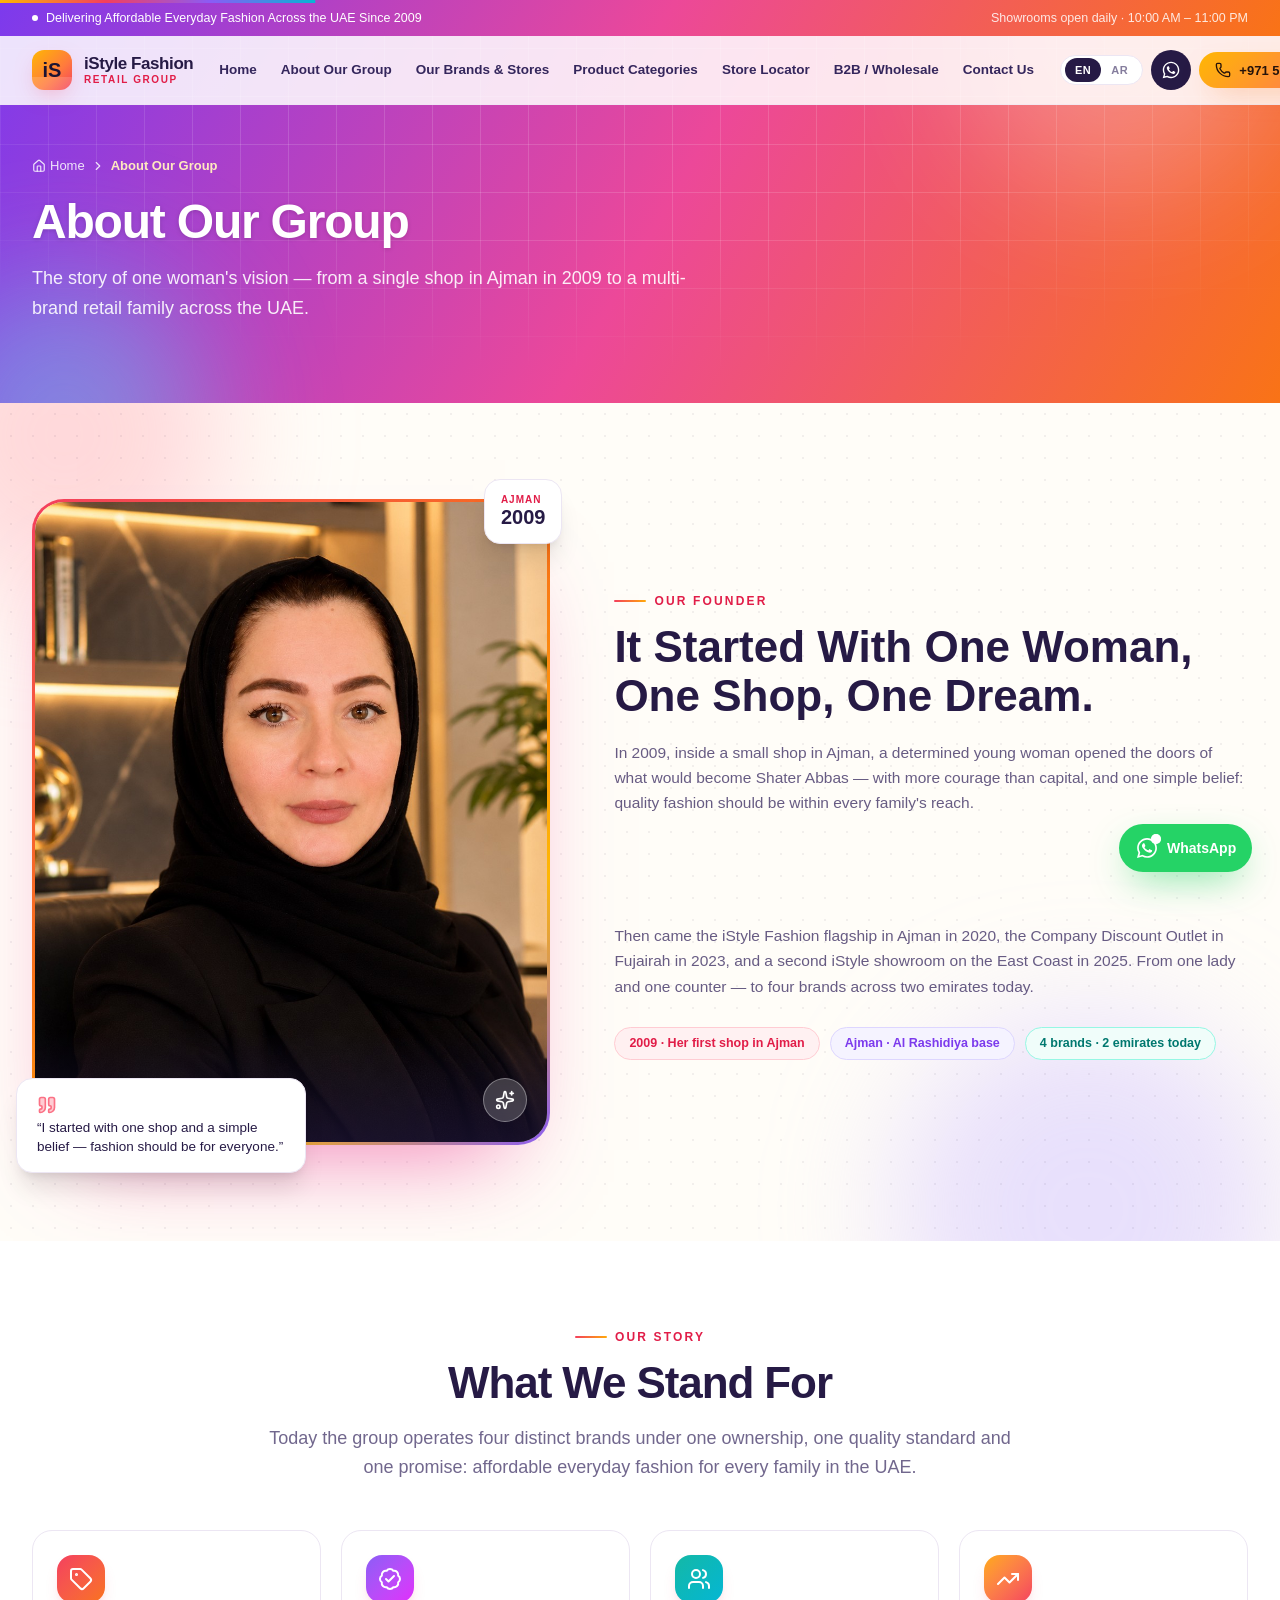
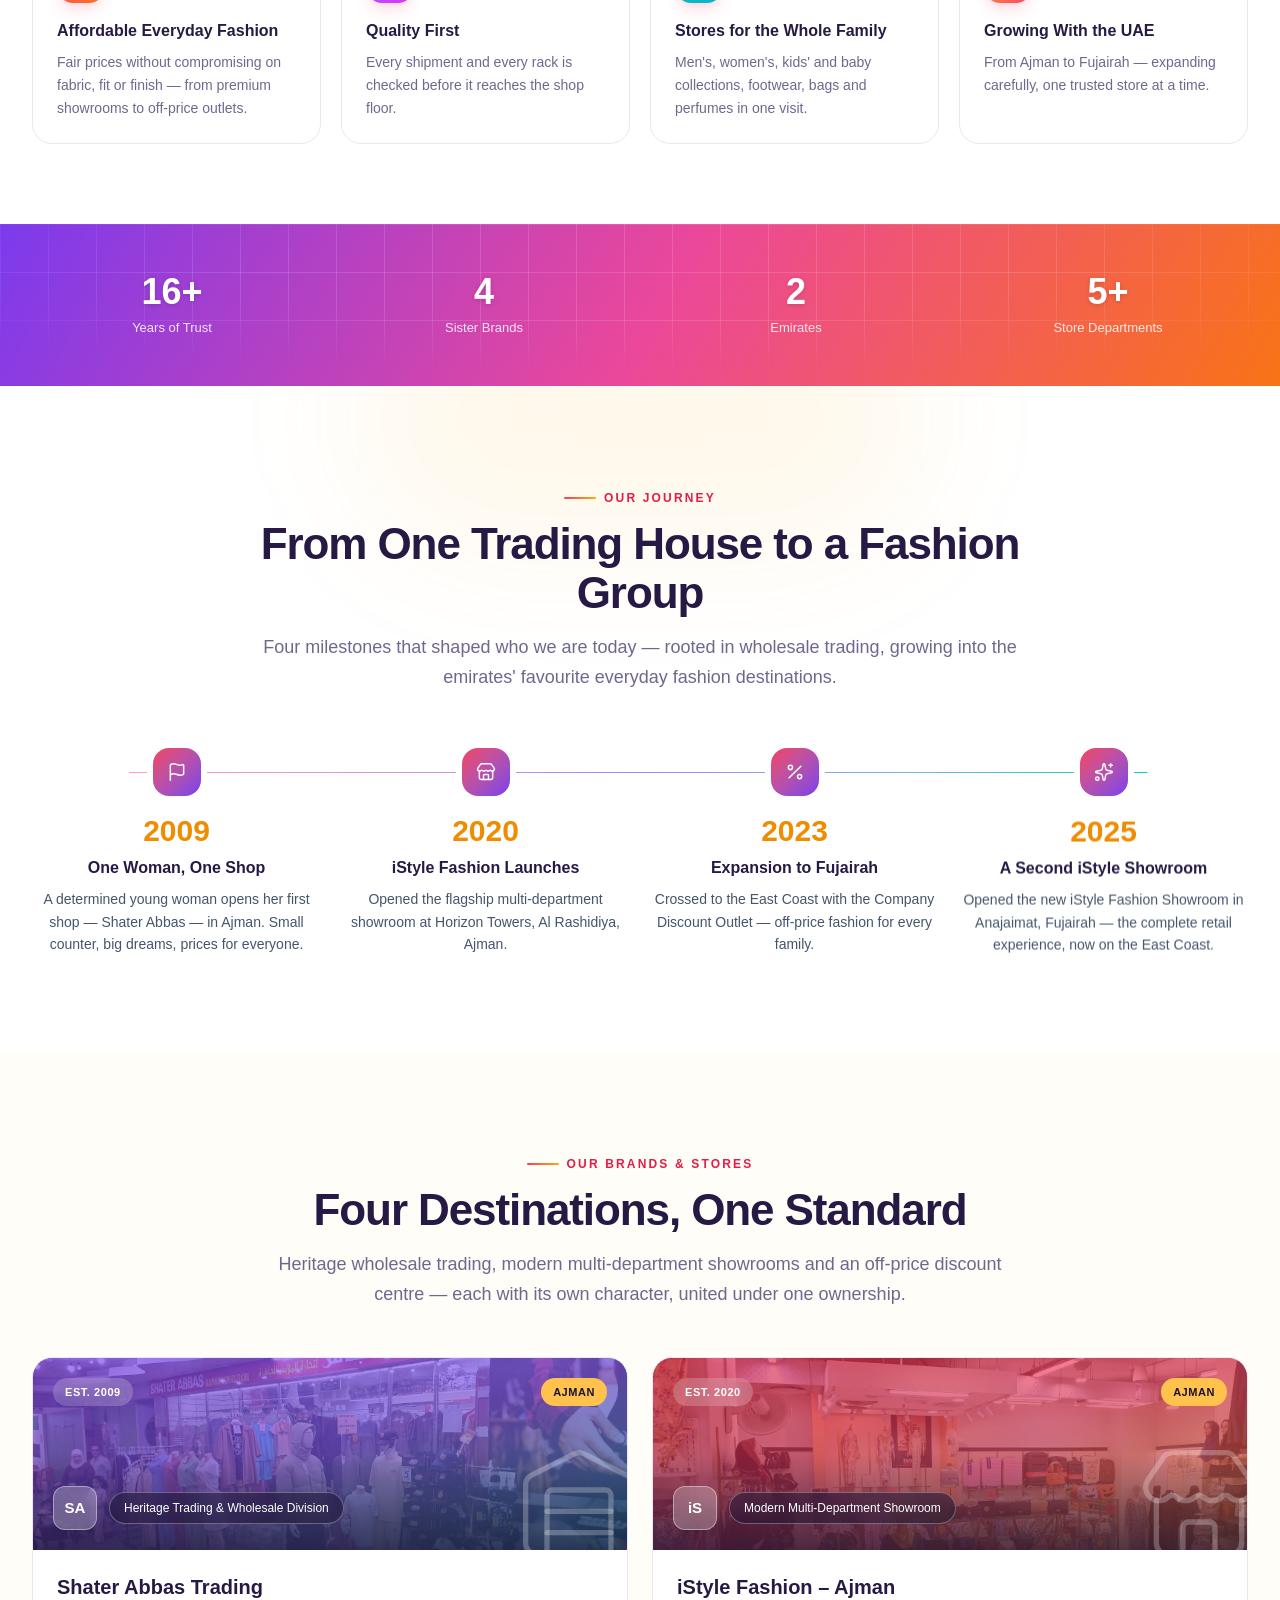
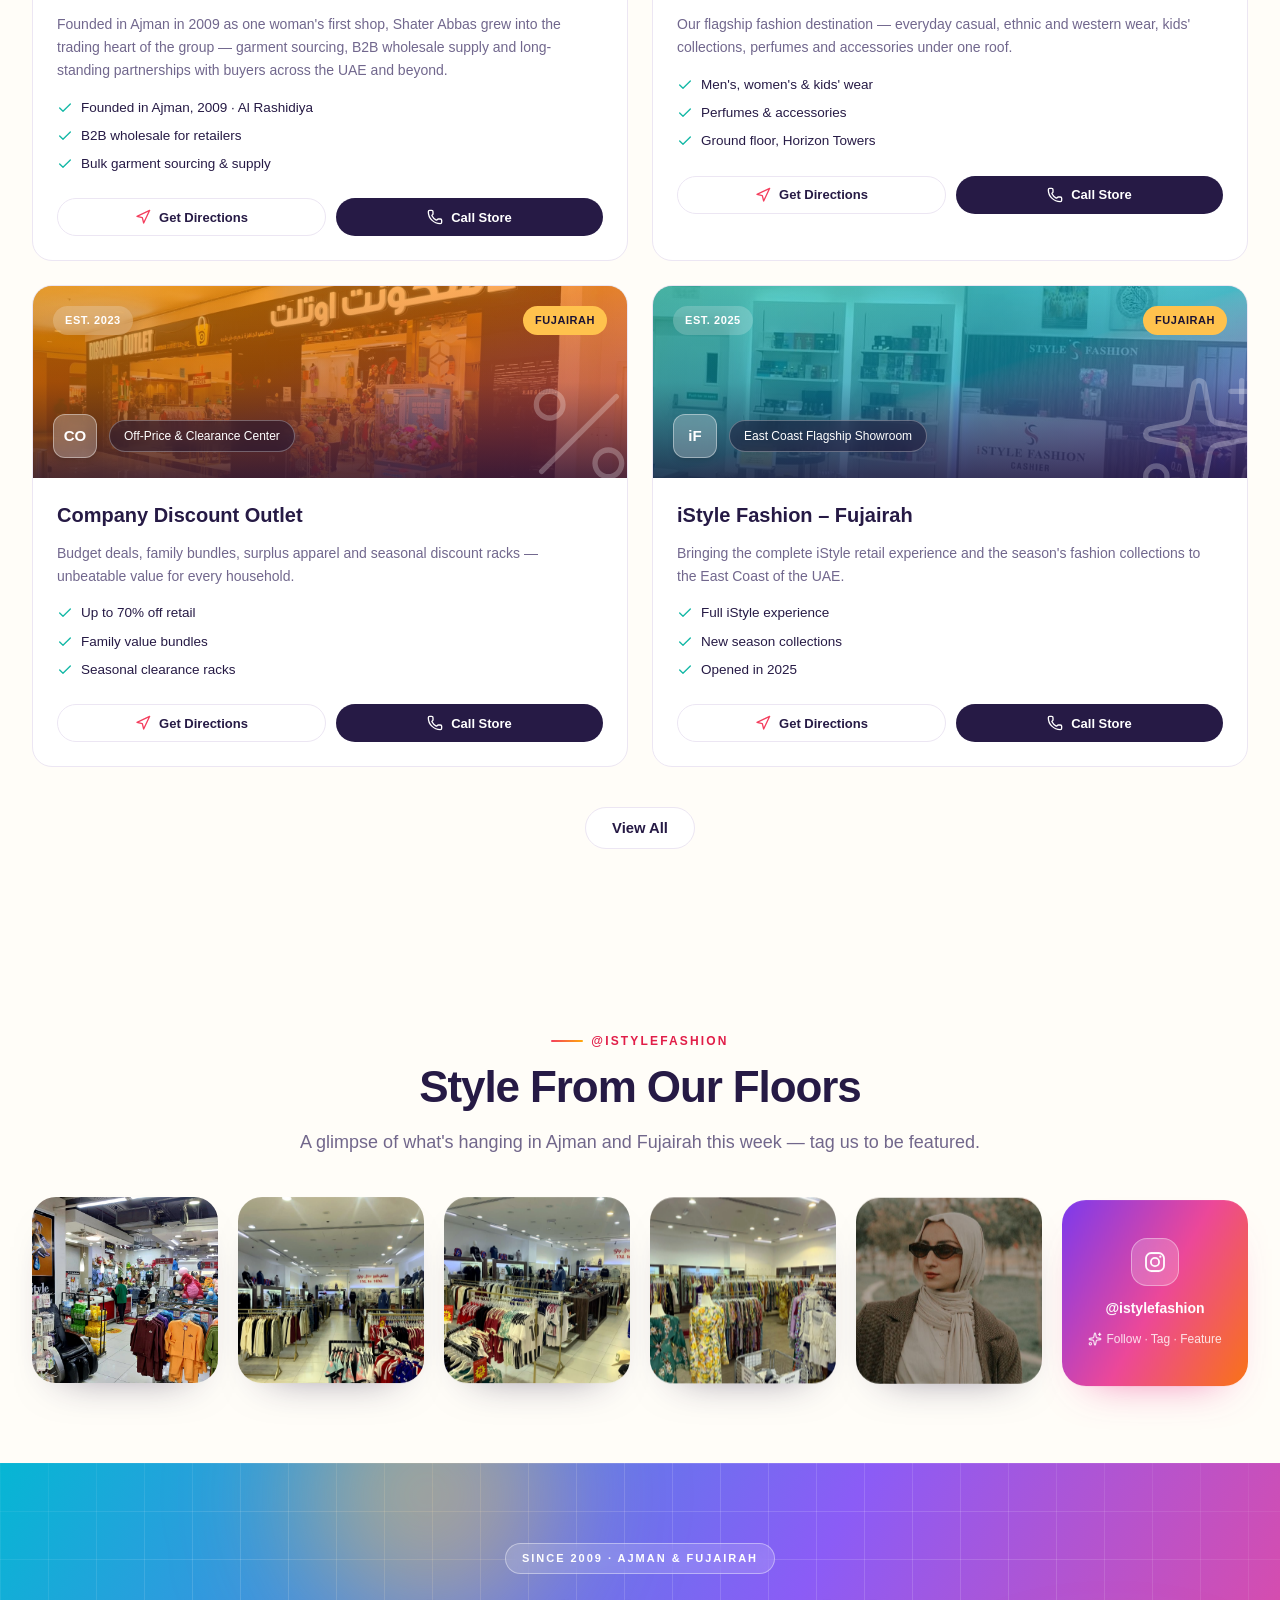
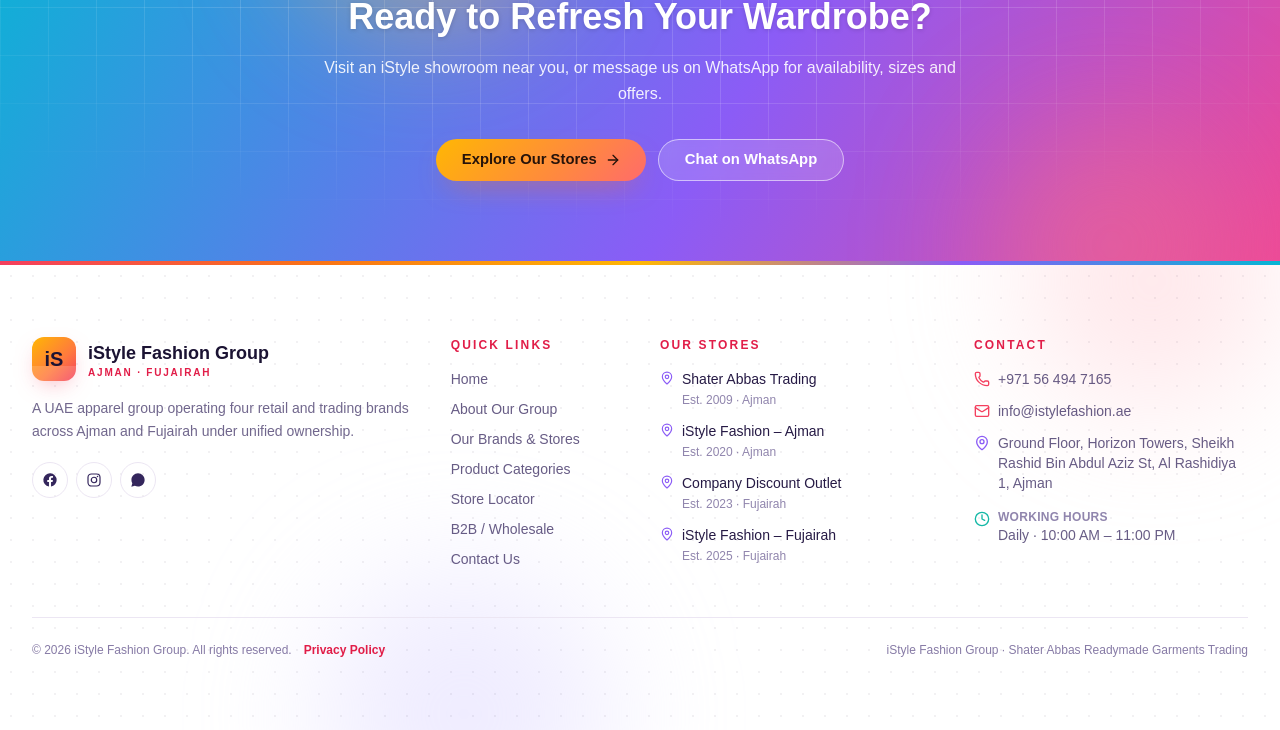
<file: about/index.html>
<!DOCTYPE html><html lang="en" dir="ltr"><head><meta charSet="utf-8"/><meta name="viewport" content="width=device-width, initial-scale=1"/><link rel="preload" href="/_next/static/media/07c7676b89ed2778-s.p.2bn3s6zvc0dyp.woff2" as="font" crossorigin="" type="font/woff2"/><link rel="preload" href="/_next/static/media/32b2feed12f0ed96-s.p.1y712r_ow2ydl.woff2" as="font" crossorigin="" type="font/woff2"/><link rel="preload" href="/_next/static/media/9d036f80216c14ee-s.p.3u4lli0-axodc.woff2" as="font" crossorigin="" type="font/woff2"/><link rel="preload" href="/_next/static/media/f5e6f786bcaa2be4-s.p.30d2r2x65bwdm.woff2" as="font" crossorigin="" type="font/woff2"/><link rel="preload" as="image" href="/images/founder.jpg"/><link rel="stylesheet" href="/_next/static/chunks/0_dawdo-wj4n7.css" data-precedence="next"/><link rel="preload" as="script" fetchPriority="low" href="/_next/static/chunks/310vm2bl3xxpt.js"/><script src="/_next/static/chunks/1wnov70f88xjy.js" async=""></script><script src="/_next/static/chunks/2olo2e9e-_esu.js" async=""></script><script src="/_next/static/chunks/0c98xzjfks9hq.js" async=""></script><script src="/_next/static/chunks/turbopack-2u1d16houkiyo.js" async=""></script><script src="/_next/static/chunks/0vz5c-9-1f3vv.js" async=""></script><script src="/_next/static/chunks/1jcwq3_rjknba.js" async=""></script><script src="/_next/static/chunks/398f_1uz80opz.js" async=""></script><script src="/_next/static/chunks/40gbz3w4c30fe.js" async=""></script><script src="/_next/static/chunks/02ss5z7byy6eg.js" async=""></script><script src="/_next/static/chunks/3arwfv44d5wk_.js" async=""></script><script src="/_next/static/chunks/3c3mmxum-zu8o.js" async=""></script><script src="/_next/static/chunks/05bu32bxbulta.js" async=""></script><meta name="theme-color" content="#f43f5e"/><title>About Our Group | iStyle Fashion Group</title><meta name="description" content="The inspiring story of iStyle Fashion Group — from one woman&#x27;s first shop in Ajman in 2009 to four retail and trading brands across Ajman and Fujairah."/><meta name="author" content="iStyle Fashion Group"/><link rel="manifest" href="/manifest.webmanifest"/><meta name="keywords" content="iStyle Fashion Ajman,Shater Abbas Garments,Fashion store Horizon Towers,Clothing store Fujairah Anajaimat,readymade garments Ajman,discount outlet Fujairah,wholesale garments UAE,clothing store Al Rashidiya Ajman"/><meta property="og:title" content="iStyle Fashion Group | Fashion Stores in Ajman &amp; Fujairah"/><meta property="og:description" content="Affordable everyday fashion across the UAE since 2009 — four brands in Ajman and Fujairah."/><meta property="og:site_name" content="iStyle Fashion Group"/><meta property="og:locale" content="en_AE"/><meta property="og:image" content="https://buyukofficial.github.io/og-image.jpg"/><meta property="og:image:width" content="1200"/><meta property="og:image:height" content="630"/><meta property="og:image:alt" content="iStyle Fashion Group — Fashion stores in Ajman &amp; Fujairah"/><meta property="og:type" content="website"/><meta name="twitter:card" content="summary_large_image"/><meta name="twitter:title" content="iStyle Fashion Group | Fashion Stores in Ajman &amp; Fujairah"/><meta name="twitter:description" content="Affordable everyday fashion across the UAE since 2009 — four brands in Ajman and Fujairah."/><meta name="twitter:image" content="https://buyukofficial.github.io/og-image.jpg"/><link rel="icon" href="/icon.svg"/><link rel="apple-touch-icon" href="/apple-touch-icon.png"/><meta name="next-size-adjust" content=""/><script src="/_next/static/chunks/0cz1d0mv5g_q7.js" noModule=""></script></head><body class="_0bjUvq_variable F9WnGq_variable QHC--G_variable antialiased"><div hidden=""><!--$--><!--/$--></div><noscript><style>#page-loader{display:none!important}</style></noscript><script type="application/ld+json">{"@context":"https://schema.org","@type":"Organization","name":"iStyle Fashion Group","alternateName":"Shater Abbas Readymade Garments Trading","description":"UAE apparel group operating four retail and trading brands across Ajman and Fujairah since 2009 — wholesale garment trading, multi-department fashion showrooms and an off-price discount outlet.","telephone":"+971564947165","email":"info@istylefashion.ae","foundingDate":"2009","slogan":"Delivering Affordable Everyday Fashion Across the UAE Since 2009","areaServed":["Ajman","Fujairah","United Arab Emirates"],"department":[{"@type":"ClothingStore","name":"Shater Abbas Readymade Garments Trading","address":{"@type":"PostalAddress","streetAddress":"Al Rashidiya / Horizon Towers commercial zone","addressLocality":"Ajman","addressCountry":"AE"},"openingHours":"Mo-Su 10:00-23:00"},{"@type":"ClothingStore","name":"iStyle Fashion – Flagship Store, Ajman","address":{"@type":"PostalAddress","streetAddress":"Ground Floor, Horizon Towers, Sheikh Rashid Bin Abdul Aziz St, Al Rashidiya 1","addressLocality":"Ajman","addressCountry":"AE"},"telephone":"+971564947165","openingHours":"Mo-Su 10:00-23:00"},{"@type":"ClothingStore","name":"Company Discount Outlet","address":{"@type":"PostalAddress","streetAddress":"Sheikh Saif Bin Hamad Al Sharqi St, Anajaimat / Al Ittihad","addressLocality":"Fujairah","addressCountry":"AE"},"openingHours":"Mo-Su 10:00-00:00"},{"@type":"ClothingStore","name":"iStyle Fashion – Showroom, Fujairah","address":{"@type":"PostalAddress","streetAddress":"Sheikh Saif Bin Hamad Al Sharqi St, Anajaimat","addressLocality":"Fujairah","addressCountry":"AE"},"openingHours":"Mo-Su 10:00-23:00"}]}</script><div id="page-loader" class="fixed inset-0 z-[90] grid place-items-center bg-navy-950" style="opacity:1"><div class="grid-pattern absolute inset-0" aria-hidden="true"></div><div class="relative flex flex-col items-center gap-6"><div style="opacity:0;transform:scale(0.85)"><span class="relative grid shrink-0 place-items-center overflow-hidden rounded-xl bg-[linear-gradient(135deg,#FFB703_0%,#FF7A3D_60%,#F43F5E_100%)] shadow-[0_8px_24px_-10px_rgba(244,63,94,0.6)] h-16 w-16" aria-hidden="true"><span class="font-display text-lg font-bold leading-none text-navy-950 sm:text-xl">iS</span><span class="absolute inset-x-0 bottom-0 h-1/3 bg-white/15"></span></span></div><p class="font-display text-lg font-semibold tracking-wide text-white" style="opacity:0;transform:translateY(8px)">iStyle Fashion <span class="gold-text">Group</span></p><div class="h-0.5 w-40 overflow-hidden rounded-full bg-white/15" aria-hidden="true"><div class="h-full w-full bg-[linear-gradient(90deg,#FFB703,#F43F5E,#8B5CF6)]" style="transform:translateX(-100%)"></div></div></div></div><div aria-hidden="true" class="fixed inset-x-0 top-0 z-[60] h-[3px] origin-left bg-[linear-gradient(90deg,#FFB703,#F43F5E,#8B5CF6,#06B6D4)]" style="transform:scaleX(0)"></div><header class="fixed inset-x-0 top-0 z-50"><div class="grad-sunset hidden text-white md:block"><div class="container-x flex h-9 items-center justify-between text-[12.5px]"><p class="flex items-center gap-2 font-medium"><span class="inline-block h-1.5 w-1.5 rounded-full bg-white"></span>Delivering Affordable Everyday Fashion Across the UAE Since 2009</p><p class="text-white/85">Showrooms open daily · 10:00 AM – 11:00 PM</p></div></div><div class="transition-all duration-300 glass border-b border-line/60"><div class="container-x flex h-[68px] items-center justify-between gap-4"><a class="group flex shrink-0 items-center gap-3 whitespace-nowrap" aria-label="iStyle Fashion Group — Home" href="/"><span class="relative grid shrink-0 place-items-center overflow-hidden rounded-xl bg-[linear-gradient(135deg,#FFB703_0%,#FF7A3D_60%,#F43F5E_100%)] shadow-[0_8px_24px_-10px_rgba(244,63,94,0.6)] h-10 w-10" aria-hidden="true"><span class="font-display text-lg font-bold leading-none text-navy-950 sm:text-xl">iS</span><span class="absolute inset-x-0 bottom-0 h-1/3 bg-white/15"></span></span><span class="flex flex-col leading-tight"><span class="font-display text-[17px] font-semibold tracking-tight text-navy-900">iStyle Fashion</span><span class="text-[10px] font-semibold tracking-[0.16em] text-rose-600 uppercase">Retail Group</span></span></a><nav class="hidden items-center gap-1 xl:flex" aria-label="Primary"><a class="relative whitespace-nowrap rounded-full px-2.5 py-2 text-[13.5px] font-semibold transition-colors text-navy-800 hover:text-rose-600" href="/">Home</a><a class="relative whitespace-nowrap rounded-full px-2.5 py-2 text-[13.5px] font-semibold transition-colors text-navy-800 hover:text-rose-600" href="/about/">About Our Group</a><a class="relative whitespace-nowrap rounded-full px-2.5 py-2 text-[13.5px] font-semibold transition-colors text-navy-800 hover:text-rose-600" href="/brands/">Our Brands &amp; Stores</a><a class="relative whitespace-nowrap rounded-full px-2.5 py-2 text-[13.5px] font-semibold transition-colors text-navy-800 hover:text-rose-600" href="/products/">Product Categories</a><a class="relative whitespace-nowrap rounded-full px-2.5 py-2 text-[13.5px] font-semibold transition-colors text-navy-800 hover:text-rose-600" href="/stores/">Store Locator</a><a class="relative whitespace-nowrap rounded-full px-2.5 py-2 text-[13.5px] font-semibold transition-colors text-navy-800 hover:text-rose-600" href="/wholesale/">B2B / Wholesale</a><a class="relative whitespace-nowrap rounded-full px-2.5 py-2 text-[13.5px] font-semibold transition-colors text-navy-800 hover:text-rose-600" href="/contact/">Contact Us</a></nav><div class="flex items-center gap-2"><div class="flex items-center rounded-full border border-line bg-white px-1 py-0.5" aria-label="Language"><button type="button" class="rounded-full px-2.5 py-1 text-[11px] font-bold tracking-wider transition-colors bg-navy-900 text-white">EN</button><button type="button" class="rounded-full px-2.5 py-1 text-[11px] font-bold tracking-wider transition-colors text-navy-800/60 hover:text-navy-900">AR</button></div><a href="https://wa.me/971564947165?text=Hello!%20I&#x27;d%20like%20to%20know%20more%20about%20your%20stores." target="_blank" rel="noopener noreferrer" class="hidden h-10 w-10 place-items-center rounded-full bg-navy-900 text-white transition-all hover:-translate-y-0.5 hover:bg-rose-600 sm:grid" aria-label="Chat on WhatsApp"><svg viewBox="0 0 24 24" fill="currentColor" class="h-5 w-5" aria-hidden="true"><path d="M12.04 2C6.58 2 2.13 6.45 2.13 11.91c0 1.75.46 3.45 1.32 4.95L2 22l5.28-1.38a9.9 9.9 0 0 0 4.76 1.21h.01c5.46 0 9.91-4.45 9.91-9.91S17.5 2 12.04 2Zm0 18.15c-1.48 0-2.93-.4-4.2-1.15l-.3-.18-3.12.82.83-3.05-.2-.31a8.2 8.2 0 0 1-1.26-4.37c0-4.54 3.7-8.24 8.25-8.24 4.54 0 8.24 3.7 8.24 8.24s-3.7 8.24-8.24 8.24Zm4.52-6.16c-.25-.12-1.47-.72-1.7-.8-.23-.09-.39-.13-.56.12-.17.25-.64.8-.79.97-.14.16-.29.18-.54.06-.25-.12-1.05-.39-1.99-1.23-.74-.66-1.24-1.47-1.38-1.72-.15-.25-.02-.38.11-.5.11-.11.25-.29.37-.43.13-.15.17-.25.25-.41.08-.17.04-.31-.02-.43-.06-.12-.56-1.34-.76-1.84-.2-.48-.4-.42-.56-.43h-.47c-.17 0-.43.06-.66.31-.23.25-.87.85-.87 2.07 0 1.22.89 2.4 1.02 2.56.12.17 1.75 2.67 4.25 3.74.59.26 1.06.41 1.42.52.6.19 1.14.16 1.57.1.48-.07 1.47-.6 1.68-1.18.21-.58.21-1.07.15-1.18-.06-.1-.23-.16-.48-.28Z"></path></svg></a><a href="tel:+971564947165" class="btn btn-gold !py-2.5 !px-3 text-[13px] sm:!px-4"><svg xmlns="http://www.w3.org/2000/svg" width="24" height="24" viewBox="0 0 24 24" fill="none" stroke="currentColor" stroke-width="2" stroke-linecap="round" stroke-linejoin="round" class="lucide lucide-phone h-4 w-4" aria-hidden="true"><path d="M13.832 16.568a1 1 0 0 0 1.213-.303l.355-.465A2 2 0 0 1 17 15h3a2 2 0 0 1 2 2v3a2 2 0 0 1-2 2A18 18 0 0 1 2 4a2 2 0 0 1 2-2h3a2 2 0 0 1 2 2v3a2 2 0 0 1-.8 1.6l-.468.351a1 1 0 0 0-.292 1.233 14 14 0 0 0 6.392 6.384"></path></svg><span class="hidden md:inline" dir="ltr">+971 56 494 7165</span><span class="hidden sm:inline md:hidden">Call Now</span></a><button type="button" class="grid h-10 w-10 place-items-center rounded-full bg-navy-900 text-white transition-colors hover:bg-rose-600 xl:hidden" aria-label="Menu" aria-expanded="false"><svg xmlns="http://www.w3.org/2000/svg" width="24" height="24" viewBox="0 0 24 24" fill="none" stroke="currentColor" stroke-width="2" stroke-linecap="round" stroke-linejoin="round" class="lucide lucide-menu h-5 w-5" aria-hidden="true"><path d="M4 5h16"></path><path d="M4 12h16"></path><path d="M4 19h16"></path></svg></button></div></div></div></header><main><div style="opacity:0;transform:translateY(14px)"><section class="grad-sunset relative overflow-hidden pt-[124px] pb-14 md:pt-[156px] md:pb-20"><div class="grid-pattern absolute inset-0" aria-hidden="true"></div><div aria-hidden="true" class="absolute -top-32 end-0 h-80 w-80 rounded-full bg-white/25 blur-3xl"></div><div aria-hidden="true" class="absolute -bottom-40 -start-20 h-72 w-72 rounded-full bg-cyan-300/40 blur-3xl"></div><div class="container-x relative"><nav aria-label="Breadcrumb" class="flex items-center gap-1.5 text-[13px] text-white/85"><a class="flex items-center gap-1 transition-colors hover:text-white" href="/"><svg xmlns="http://www.w3.org/2000/svg" width="24" height="24" viewBox="0 0 24 24" fill="none" stroke="currentColor" stroke-width="2" stroke-linecap="round" stroke-linejoin="round" class="lucide lucide-house lucide-home h-3.5 w-3.5" aria-hidden="true"><path d="M15 21v-8a1 1 0 0 0-1-1h-4a1 1 0 0 0-1 1v8"></path><path d="M3 10a2 2 0 0 1 .709-1.528l7-6a2 2 0 0 1 2.582 0l7 6A2 2 0 0 1 21 10v9a2 2 0 0 1-2 2H5a2 2 0 0 1-2-2z"></path></svg>Home</a><svg xmlns="http://www.w3.org/2000/svg" width="24" height="24" viewBox="0 0 24 24" fill="none" stroke="currentColor" stroke-width="2" stroke-linecap="round" stroke-linejoin="round" class="lucide lucide-chevron-right h-3.5 w-3.5 rtl:rotate-180" aria-hidden="true"><path d="m9 18 6-6-6-6"></path></svg><span class="font-semibold text-gold-200">About Our Group</span></nav><h1 class="mt-5 max-w-3xl font-display text-[2.4rem] leading-[1.1] font-semibold tracking-tight text-white drop-shadow-sm sm:text-5xl">About Our Group</h1><p class="mt-4 max-w-2xl text-base leading-relaxed text-white/90 sm:text-lg">The story of one woman&#x27;s vision — from a single shop in Ajman in 2009 to a multi-brand retail family across the UAE.</p></div></section><section class="relative overflow-hidden bg-paper py-16 sm:py-20 lg:py-24" id="founder"><div aria-hidden="true" class="absolute -top-32 -start-24 h-80 w-80 rounded-full bg-rose-300/40 blur-3xl"></div><div aria-hidden="true" class="absolute -bottom-40 end-0 h-96 w-96 rounded-full bg-violet-300/40 blur-3xl"></div><div class="dot-pattern absolute inset-0 opacity-50" aria-hidden="true"></div><div class="container-x relative grid items-center gap-14 lg:grid-cols-[0.9fr_1.1fr] lg:gap-16"><div class="relative mx-auto w-full max-w-sm lg:max-w-none" style="opacity:0;transform:translateY(26px)"><div class="rounded-[32px] bg-[linear-gradient(140deg,#F43F5E,#F97316_45%,#FFB703_75%,#8B5CF6)] p-[3px] shadow-[0_50px_90px_-45px_rgba(236,72,153,0.7)]"><div class="relative overflow-hidden rounded-[29px] bg-white"><img src="/images/founder.jpg" alt="Founder &amp; Business Owner" class="aspect-4/5 w-full object-cover object-top" decoding="async"/><span aria-hidden="true" class="absolute inset-x-0 bottom-0 h-28 bg-gradient-to-t from-navy-950/75 to-transparent"></span><span class="absolute inset-x-0 bottom-0 flex items-end justify-between gap-3 p-5"><span class="leading-tight"><span class="block text-[10px] font-bold tracking-[0.2em] text-gold-300 uppercase">Our Founder</span><span class="mt-1 block text-[15px] font-semibold text-white">Founder &amp; Business Owner</span></span><span class="grid h-11 w-11 shrink-0 place-items-center rounded-full border border-white/35 bg-white/20 text-white backdrop-blur"><svg xmlns="http://www.w3.org/2000/svg" width="24" height="24" viewBox="0 0 24 24" fill="none" stroke="currentColor" stroke-width="2" stroke-linecap="round" stroke-linejoin="round" class="lucide lucide-sparkles lucide-stars h-5 w-5" aria-hidden="true"><path d="M11.017 2.814a1 1 0 0 1 1.966 0l1.051 5.558a2 2 0 0 0 1.594 1.594l5.558 1.051a1 1 0 0 1 0 1.966l-5.558 1.051a2 2 0 0 0-1.594 1.594l-1.051 5.558a1 1 0 0 1-1.966 0l-1.051-5.558a2 2 0 0 0-1.594-1.594l-5.558-1.051a1 1 0 0 1 0-1.966l5.558-1.051a2 2 0 0 0 1.594-1.594z"></path><path d="M20 2v4"></path><path d="M22 4h-4"></path><circle cx="4" cy="20" r="2"></circle></svg></span></span></div></div><span class="absolute -top-5 -end-3 rounded-2xl border border-line bg-white px-4 py-3 shadow-xl animate-float-slow"><span class="block text-[10px] font-bold tracking-widest text-rose-600 uppercase">Ajman</span><span class="font-display text-xl leading-none font-semibold text-navy-900" dir="ltr">2009</span></span><span class="absolute -bottom-7 -start-4 max-w-[290px] rounded-2xl border border-line bg-white px-5 py-4 shadow-xl"><svg xmlns="http://www.w3.org/2000/svg" width="24" height="24" viewBox="0 0 24 24" fill="none" stroke="currentColor" stroke-width="2" stroke-linecap="round" stroke-linejoin="round" class="lucide lucide-quote h-5 w-5 fill-rose-200 text-rose-400" aria-hidden="true"><path d="M16 3a2 2 0 0 0-2 2v6a2 2 0 0 0 2 2 1 1 0 0 1 1 1v1a2 2 0 0 1-2 2 1 1 0 0 0-1 1v2a1 1 0 0 0 1 1 6 6 0 0 0 6-6V5a2 2 0 0 0-2-2z"></path><path d="M5 3a2 2 0 0 0-2 2v6a2 2 0 0 0 2 2 1 1 0 0 1 1 1v1a2 2 0 0 1-2 2 1 1 0 0 0-1 1v2a1 1 0 0 0 1 1 6 6 0 0 0 6-6V5a2 2 0 0 0-2-2z"></path></svg><span class="mt-1 block text-[13.5px] leading-snug font-medium text-navy-900">“<!-- -->I started with one shop and a simple belief — fashion should be for everyone.<!-- -->”</span></span></div><div><div style="opacity:0;transform:translateY(26px)"><span class="eyebrow">Our Founder</span><h2 class="mt-3 font-display text-3xl leading-[1.12] font-semibold text-navy-900 sm:text-4xl lg:text-[2.75rem]">It Started With One Woman, One Shop, One Dream.</h2></div><div class="mt-5 grid gap-4"><div style="opacity:0;transform:translateY(26px)"><p class="leading-relaxed text-navy-800/75 sm:text-[15.5px]">In 2009, inside a small shop in Ajman, a determined young woman opened the doors of what would become Shater Abbas — with more courage than capital, and one simple belief: quality fashion should be within every family&#x27;s reach.</p></div><div style="opacity:0;transform:translateY(26px)"><p class="leading-relaxed text-navy-800/75 sm:text-[15.5px]">The little shop outgrew its walls and became Shater Abbas Readymade Garments Trading in Al Rashidiya — growing into the wholesale heart of the group, supplying retailers and families across the emirates.</p></div><div style="opacity:0;transform:translateY(26px)"><p class="leading-relaxed text-navy-800/75 sm:text-[15.5px]">Then came the iStyle Fashion flagship in Ajman in 2020, the Company Discount Outlet in Fujairah in 2023, and a second iStyle showroom on the East Coast in 2025. From one lady and one counter — to four brands across two emirates today.</p></div></div><div class="mt-7 flex flex-wrap gap-2.5" style="opacity:0;transform:translateY(26px)"><span class="rounded-full border px-3.5 py-1.5 text-[12.5px] font-semibold transition-colors border-rose-200 bg-rose-50 text-rose-600">2009 · Her first shop in Ajman</span><span class="rounded-full border px-3.5 py-1.5 text-[12.5px] font-semibold transition-colors border-violet-200 bg-violet-50 text-violet-600">Ajman · Al Rashidiya base</span><span class="rounded-full border px-3.5 py-1.5 text-[12.5px] font-semibold transition-colors border-teal-200 bg-teal-50 text-teal-700">4 brands · 2 emirates today</span></div></div></div></section><section class="bg-white py-16 sm:py-20"><div class="container-x"><div class="mx-auto max-w-3xl text-center" style="opacity:0;transform:translateY(26px)"><span class="eyebrow justify-center ">Our Story</span><h2 class="mt-3 font-display text-3xl leading-[1.12] font-semibold tracking-tight sm:text-4xl lg:text-[2.75rem] text-navy-900">What We Stand For</h2><p class="mt-4 text-base leading-relaxed sm:text-lg text-navy-800/70">Today the group operates four distinct brands under one ownership, one quality standard and one promise: affordable everyday fashion for every family in the UAE.</p></div><div class="mt-12 grid gap-5 sm:grid-cols-2 lg:grid-cols-4"><div style="opacity:0;transform:translateY(26px)"><article class="card card-hover h-full p-6"><span class="grid h-12 w-12 place-items-center rounded-2xl bg-gradient-to-br from-rose-500 to-orange-500 text-white shadow-lg shadow-rose-500/15"><svg xmlns="http://www.w3.org/2000/svg" width="24" height="24" viewBox="0 0 24 24" fill="none" stroke="currentColor" stroke-width="2" stroke-linecap="round" stroke-linejoin="round" class="lucide lucide-tag h-6 w-6" aria-hidden="true"><path d="M12.586 2.586A2 2 0 0 0 11.172 2H4a2 2 0 0 0-2 2v7.172a2 2 0 0 0 .586 1.414l8.704 8.704a2.426 2.426 0 0 0 3.42 0l6.58-6.58a2.426 2.426 0 0 0 0-3.42z"></path><circle cx="7.5" cy="7.5" r=".5" fill="currentColor"></circle></svg></span><h3 class="mt-4 text-base font-semibold text-navy-900">Affordable Everyday Fashion</h3><p class="mt-2 text-sm leading-relaxed text-navy-800/70">Fair prices without compromising on fabric, fit or finish — from premium showrooms to off-price outlets.</p></article></div><div style="opacity:0;transform:translateY(26px)"><article class="card card-hover h-full p-6"><span class="grid h-12 w-12 place-items-center rounded-2xl bg-gradient-to-br from-violet-500 to-fuchsia-500 text-white shadow-lg shadow-rose-500/15"><svg xmlns="http://www.w3.org/2000/svg" width="24" height="24" viewBox="0 0 24 24" fill="none" stroke="currentColor" stroke-width="2" stroke-linecap="round" stroke-linejoin="round" class="lucide lucide-badge-check lucide-verified h-6 w-6" aria-hidden="true"><path d="M3.85 8.62a4 4 0 0 1 4.78-4.77 4 4 0 0 1 6.74 0 4 4 0 0 1 4.78 4.78 4 4 0 0 1 0 6.74 4 4 0 0 1-4.77 4.78 4 4 0 0 1-6.75 0 4 4 0 0 1-4.78-4.77 4 4 0 0 1 0-6.76Z"></path><path d="m16 9-5.5 5.5L8 12"></path></svg></span><h3 class="mt-4 text-base font-semibold text-navy-900">Quality First</h3><p class="mt-2 text-sm leading-relaxed text-navy-800/70">Every shipment and every rack is checked before it reaches the shop floor.</p></article></div><div style="opacity:0;transform:translateY(26px)"><article class="card card-hover h-full p-6"><span class="grid h-12 w-12 place-items-center rounded-2xl bg-gradient-to-br from-teal-500 to-cyan-500 text-white shadow-lg shadow-rose-500/15"><svg xmlns="http://www.w3.org/2000/svg" width="24" height="24" viewBox="0 0 24 24" fill="none" stroke="currentColor" stroke-width="2" stroke-linecap="round" stroke-linejoin="round" class="lucide lucide-users h-6 w-6" aria-hidden="true"><path d="M16 21v-2a4 4 0 0 0-4-4H6a4 4 0 0 0-4 4v2"></path><path d="M16 3.128a4 4 0 0 1 0 7.744"></path><path d="M22 21v-2a4 4 0 0 0-3-3.87"></path><circle cx="9" cy="7" r="4"></circle></svg></span><h3 class="mt-4 text-base font-semibold text-navy-900">Stores for the Whole Family</h3><p class="mt-2 text-sm leading-relaxed text-navy-800/70">Men&#x27;s, women&#x27;s, kids&#x27; and baby collections, footwear, bags and perfumes in one visit.</p></article></div><div style="opacity:0;transform:translateY(26px)"><article class="card card-hover h-full p-6"><span class="grid h-12 w-12 place-items-center rounded-2xl bg-gradient-to-br from-gold-500 to-rose-500 text-white shadow-lg shadow-rose-500/15"><svg xmlns="http://www.w3.org/2000/svg" width="24" height="24" viewBox="0 0 24 24" fill="none" stroke="currentColor" stroke-width="2" stroke-linecap="round" stroke-linejoin="round" class="lucide lucide-trending-up h-6 w-6" aria-hidden="true"><path d="M16 7h6v6"></path><path d="m22 7-8.5 8.5-5-5L2 17"></path></svg></span><h3 class="mt-4 text-base font-semibold text-navy-900">Growing With the UAE</h3><p class="mt-2 text-sm leading-relaxed text-navy-800/70">From Ajman to Fujairah — expanding carefully, one trusted store at a time.</p></article></div></div></div></section><section class="grad-sunset relative overflow-hidden py-12"><div class="grid-pattern absolute inset-0" aria-hidden="true"></div><div class="container-x relative grid grid-cols-2 gap-8 text-center sm:grid-cols-4"><div style="opacity:0;transform:translateY(26px)"><div><p class="font-display text-4xl font-semibold text-white drop-shadow-sm"><span dir="ltr">0<!-- -->+</span></p><p class="mt-1.5 text-[13px] font-medium text-white/85">Years of Trust</p></div></div><div style="opacity:0;transform:translateY(26px)"><div><p class="font-display text-4xl font-semibold text-white drop-shadow-sm"><span dir="ltr">0</span></p><p class="mt-1.5 text-[13px] font-medium text-white/85">Sister Brands</p></div></div><div style="opacity:0;transform:translateY(26px)"><div><p class="font-display text-4xl font-semibold text-white drop-shadow-sm"><span dir="ltr">0</span></p><p class="mt-1.5 text-[13px] font-medium text-white/85">Emirates</p></div></div><div style="opacity:0;transform:translateY(26px)"><div><p class="font-display text-4xl font-semibold text-white drop-shadow-sm"><span dir="ltr">0<!-- -->+</span></p><p class="mt-1.5 text-[13px] font-medium text-white/85">Store Departments</p></div></div></div></section><section class="relative overflow-hidden bg-white py-16 sm:py-20 lg:py-24" id="heritage"><div aria-hidden="true" class="absolute -top-24 left-1/2 h-64 w-[560px] -translate-x-1/2 rounded-full bg-gold-500/8 blur-3xl"></div><div class="container-x relative"><div class="mx-auto max-w-3xl text-center" style="opacity:0;transform:translateY(26px)"><span class="eyebrow justify-center ">Our Journey</span><h2 class="mt-3 font-display text-3xl leading-[1.12] font-semibold tracking-tight sm:text-4xl lg:text-[2.75rem] text-navy-900">From One Trading House to a Fashion Group</h2><p class="mt-4 text-base leading-relaxed sm:text-lg text-navy-800/70">Four milestones that shaped who we are today — rooted in wholesale trading, growing into the emirates&#x27; favourite everyday fashion destinations.</p></div><div class="relative mt-14"><div aria-hidden="true" class="absolute inset-x-[8%] top-6 hidden h-px origin-left bg-linear-to-r from-rose-300 via-violet-400 to-teal-400 rtl:origin-right md:block" style="transform:scaleX(0)"></div><span aria-hidden="true" class="absolute start-6 top-10 bottom-10 w-px bg-linear-to-b from-rose-400 via-violet-400 to-teal-400 md:hidden"></span><ol class="grid gap-10 md:grid-cols-4 md:gap-5"><li class="relative flex gap-5 md:block"><div class="relative z-10 grid h-12 w-12 shrink-0 place-items-center rounded-2xl bg-gradient-to-br from-rose-500 to-violet-600 text-white shadow-[0_0_0_6px_rgba(255,255,255,1)] md:mx-auto" style="opacity:0;transform:scale(0.6)"><svg xmlns="http://www.w3.org/2000/svg" width="24" height="24" viewBox="0 0 24 24" fill="none" stroke="currentColor" stroke-width="1.75" stroke-linecap="round" stroke-linejoin="round" class="lucide lucide-flag h-5 w-5" aria-hidden="true"><path d="M4 22V4a1 1 0 0 1 .4-.8A6 6 0 0 1 8 2c3 0 5 2 7.333 2q2 0 3.067-.8A1 1 0 0 1 20 4v10a1 1 0 0 1-.4.8A6 6 0 0 1 16 16c-3 0-5-2-8-2a6 6 0 0 0-4 1.528"></path></svg></div><div class="md:mt-5 md:text-center" style="opacity:0;transform:translateY(22px)"><p class="font-display text-3xl leading-none font-semibold text-gold-600" dir="ltr">2009</p><h3 class="mt-2.5 text-base font-semibold text-navy-900">One Woman, One Shop</h3><p class="mt-2 text-sm leading-relaxed text-slate-600 md:px-1">A determined young woman opens her first shop — Shater Abbas — in Ajman. Small counter, big dreams, prices for everyone.</p></div></li><li class="relative flex gap-5 md:block"><div class="relative z-10 grid h-12 w-12 shrink-0 place-items-center rounded-2xl bg-gradient-to-br from-rose-500 to-violet-600 text-white shadow-[0_0_0_6px_rgba(255,255,255,1)] md:mx-auto" style="opacity:0;transform:scale(0.6)"><svg xmlns="http://www.w3.org/2000/svg" width="24" height="24" viewBox="0 0 24 24" fill="none" stroke="currentColor" stroke-width="1.75" stroke-linecap="round" stroke-linejoin="round" class="lucide lucide-store h-5 w-5" aria-hidden="true"><path d="M15 21v-5a1 1 0 0 0-1-1h-4a1 1 0 0 0-1 1v5"></path><path d="M17.774 10.31a1.12 1.12 0 0 0-1.549 0 2.5 2.5 0 0 1-3.451 0 1.12 1.12 0 0 0-1.548 0 2.5 2.5 0 0 1-3.452 0 1.12 1.12 0 0 0-1.549 0 2.5 2.5 0 0 1-3.77-3.248l2.889-4.184A2 2 0 0 1 7 2h10a2 2 0 0 1 1.653.873l2.895 4.192a2.5 2.5 0 0 1-3.774 3.244"></path><path d="M4 10.95V19a2 2 0 0 0 2 2h12a2 2 0 0 0 2-2v-8.05"></path></svg></div><div class="md:mt-5 md:text-center" style="opacity:0;transform:translateY(22px)"><p class="font-display text-3xl leading-none font-semibold text-gold-600" dir="ltr">2020</p><h3 class="mt-2.5 text-base font-semibold text-navy-900">iStyle Fashion Launches</h3><p class="mt-2 text-sm leading-relaxed text-slate-600 md:px-1">Opened the flagship multi-department showroom at Horizon Towers, Al Rashidiya, Ajman.</p></div></li><li class="relative flex gap-5 md:block"><div class="relative z-10 grid h-12 w-12 shrink-0 place-items-center rounded-2xl bg-gradient-to-br from-rose-500 to-violet-600 text-white shadow-[0_0_0_6px_rgba(255,255,255,1)] md:mx-auto" style="opacity:0;transform:scale(0.6)"><svg xmlns="http://www.w3.org/2000/svg" width="24" height="24" viewBox="0 0 24 24" fill="none" stroke="currentColor" stroke-width="1.75" stroke-linecap="round" stroke-linejoin="round" class="lucide lucide-percent h-5 w-5" aria-hidden="true"><line x1="19" x2="5" y1="5" y2="19"></line><circle cx="6.5" cy="6.5" r="2.5"></circle><circle cx="17.5" cy="17.5" r="2.5"></circle></svg></div><div class="md:mt-5 md:text-center" style="opacity:0;transform:translateY(22px)"><p class="font-display text-3xl leading-none font-semibold text-gold-600" dir="ltr">2023</p><h3 class="mt-2.5 text-base font-semibold text-navy-900">Expansion to Fujairah</h3><p class="mt-2 text-sm leading-relaxed text-slate-600 md:px-1">Crossed to the East Coast with the Company Discount Outlet — off-price fashion for every family.</p></div></li><li class="relative flex gap-5 md:block"><div class="relative z-10 grid h-12 w-12 shrink-0 place-items-center rounded-2xl bg-gradient-to-br from-rose-500 to-violet-600 text-white shadow-[0_0_0_6px_rgba(255,255,255,1)] md:mx-auto" style="opacity:0;transform:scale(0.6)"><svg xmlns="http://www.w3.org/2000/svg" width="24" height="24" viewBox="0 0 24 24" fill="none" stroke="currentColor" stroke-width="1.75" stroke-linecap="round" stroke-linejoin="round" class="lucide lucide-sparkles lucide-stars h-5 w-5" aria-hidden="true"><path d="M11.017 2.814a1 1 0 0 1 1.966 0l1.051 5.558a2 2 0 0 0 1.594 1.594l5.558 1.051a1 1 0 0 1 0 1.966l-5.558 1.051a2 2 0 0 0-1.594 1.594l-1.051 5.558a1 1 0 0 1-1.966 0l-1.051-5.558a2 2 0 0 0-1.594-1.594l-5.558-1.051a1 1 0 0 1 0-1.966l5.558-1.051a2 2 0 0 0 1.594-1.594z"></path><path d="M20 2v4"></path><path d="M22 4h-4"></path><circle cx="4" cy="20" r="2"></circle></svg></div><div class="md:mt-5 md:text-center" style="opacity:0;transform:translateY(22px)"><p class="font-display text-3xl leading-none font-semibold text-gold-600" dir="ltr">2025</p><h3 class="mt-2.5 text-base font-semibold text-navy-900">A Second iStyle Showroom</h3><p class="mt-2 text-sm leading-relaxed text-slate-600 md:px-1">Opened the new iStyle Fashion Showroom in Anajaimat, Fujairah — the complete retail experience, now on the East Coast.</p></div></li></ol></div></div></section><section class="bg-paper py-16 sm:py-20 lg:py-24" id="brands"><div class="container-x"><div class="mx-auto max-w-3xl text-center" style="opacity:0;transform:translateY(26px)"><span class="eyebrow justify-center ">Our Brands &amp; Stores</span><h2 class="mt-3 font-display text-3xl leading-[1.12] font-semibold tracking-tight sm:text-4xl lg:text-[2.75rem] text-navy-900">Four Destinations, One Standard</h2><p class="mt-4 text-base leading-relaxed sm:text-lg text-navy-800/70">Heritage wholesale trading, modern multi-department showrooms and an off-price discount centre — each with its own character, united under one ownership.</p></div><div class="mt-12 grid gap-6 md:grid-cols-2"><div style="opacity:0;transform:translateY(26px)"><article class="card card-hover group h-full overflow-hidden"><div class="relative h-48 overflow-hidden"><img src="/images/store-trading.jpg" alt="Shater Abbas Trading" loading="lazy" decoding="async" class="absolute inset-0 h-full w-full object-cover transition-transform duration-700 group-hover:scale-105"/><div class="absolute inset-0 bg-linear-to-br from-violet-600 via-violet-500 to-cyan-500 opacity-65" aria-hidden="true"></div><div class="absolute inset-0 bg-gradient-to-t from-navy-950/75 via-navy-950/15 to-transparent" aria-hidden="true"></div><svg xmlns="http://www.w3.org/2000/svg" width="24" height="24" viewBox="0 0 24 24" fill="none" stroke="currentColor" stroke-width="1" stroke-linecap="round" stroke-linejoin="round" class="lucide lucide-warehouse absolute -end-4 -bottom-5 h-32 w-32 text-white/25 transition-transform duration-500 group-hover:scale-110" aria-hidden="true"><path d="M18 21V10a1 1 0 0 0-1-1H7a1 1 0 0 0-1 1v11"></path><path d="M22 19a2 2 0 0 1-2 2H4a2 2 0 0 1-2-2V8a2 2 0 0 1 1.132-1.803l7.95-3.974a2 2 0 0 1 1.837 0l7.948 3.974A2 2 0 0 1 22 8z"></path><path d="M6 13h12"></path><path d="M6 17h12"></path></svg><div class="absolute inset-x-0 top-0 flex items-start justify-between gap-2 p-5"><span class="rounded-full bg-white/20 px-3 py-1.5 text-[11px] font-bold tracking-wider text-white uppercase backdrop-blur">Est.<!-- --> <!-- -->2009</span><span class="rounded-full bg-gold-400 px-3 py-1.5 text-[11px] font-bold tracking-wider text-navy-950 uppercase">Ajman</span></div><div class="absolute bottom-5 start-5 flex items-center gap-3"><span class="grid h-11 w-11 shrink-0 place-items-center rounded-xl border border-white/40 bg-white/25 font-display text-[15px] font-bold text-white shadow-md backdrop-blur">SA</span><span class="inline-block rounded-full border border-white/30 bg-navy-950/50 px-3.5 py-1.5 text-[12px] font-medium text-white backdrop-blur">Heritage Trading &amp; Wholesale Division</span></div></div><div class="p-6"><h3 class="font-display text-xl leading-snug font-semibold text-navy-900">Shater Abbas Trading</h3><p class="mt-3 text-sm leading-relaxed text-navy-800/70">Founded in Ajman in 2009 as one woman&#x27;s first shop, Shater Abbas grew into the trading heart of the group — garment sourcing, B2B wholesale supply and long-standing partnerships with buyers across the UAE and beyond.</p><ul class="mt-4 grid gap-2"><li class="flex items-start gap-2 text-[13.5px] text-navy-900"><svg xmlns="http://www.w3.org/2000/svg" width="24" height="24" viewBox="0 0 24 24" fill="none" stroke="currentColor" stroke-width="2" stroke-linecap="round" stroke-linejoin="round" class="lucide lucide-check mt-0.5 h-4 w-4 shrink-0 text-teal-500" aria-hidden="true"><path d="M20 6 9 17l-5-5"></path></svg>Founded in Ajman, 2009 · Al Rashidiya</li><li class="flex items-start gap-2 text-[13.5px] text-navy-900"><svg xmlns="http://www.w3.org/2000/svg" width="24" height="24" viewBox="0 0 24 24" fill="none" stroke="currentColor" stroke-width="2" stroke-linecap="round" stroke-linejoin="round" class="lucide lucide-check mt-0.5 h-4 w-4 shrink-0 text-teal-500" aria-hidden="true"><path d="M20 6 9 17l-5-5"></path></svg>B2B wholesale for retailers</li><li class="flex items-start gap-2 text-[13.5px] text-navy-900"><svg xmlns="http://www.w3.org/2000/svg" width="24" height="24" viewBox="0 0 24 24" fill="none" stroke="currentColor" stroke-width="2" stroke-linecap="round" stroke-linejoin="round" class="lucide lucide-check mt-0.5 h-4 w-4 shrink-0 text-teal-500" aria-hidden="true"><path d="M20 6 9 17l-5-5"></path></svg>Bulk garment sourcing &amp; supply</li></ul><div class="mt-6 flex gap-2.5"><a href="https://www.google.com/maps/search/?api=1&amp;query=Horizon%20Towers%2C%20Al%20Rashidiya%201%2C%20Ajman" target="_blank" rel="noopener noreferrer" class="btn btn-ghost flex-1 !px-3 !py-2.5 text-[13px]"><svg xmlns="http://www.w3.org/2000/svg" width="24" height="24" viewBox="0 0 24 24" fill="none" stroke="currentColor" stroke-width="2" stroke-linecap="round" stroke-linejoin="round" class="lucide lucide-navigation h-4 w-4 text-rose-500" aria-hidden="true"><polygon points="3 11 22 2 13 21 11 13 3 11"></polygon></svg>Get Directions</a><a href="tel:+971564947165" class="btn btn-navy flex-1 !px-3 !py-2.5 text-[13px]"><svg xmlns="http://www.w3.org/2000/svg" width="24" height="24" viewBox="0 0 24 24" fill="none" stroke="currentColor" stroke-width="2" stroke-linecap="round" stroke-linejoin="round" class="lucide lucide-phone h-4 w-4" aria-hidden="true"><path d="M13.832 16.568a1 1 0 0 0 1.213-.303l.355-.465A2 2 0 0 1 17 15h3a2 2 0 0 1 2 2v3a2 2 0 0 1-2 2A18 18 0 0 1 2 4a2 2 0 0 1 2-2h3a2 2 0 0 1 2 2v3a2 2 0 0 1-.8 1.6l-.468.351a1 1 0 0 0-.292 1.233 14 14 0 0 0 6.392 6.384"></path></svg>Call Store</a></div></div></article></div><div style="opacity:0;transform:translateY(26px)"><article class="card card-hover group h-full overflow-hidden"><div class="relative h-48 overflow-hidden"><img src="/images/store-ajman.jpg" alt="iStyle Fashion – Ajman" loading="lazy" decoding="async" class="absolute inset-0 h-full w-full object-cover transition-transform duration-700 group-hover:scale-105"/><div class="absolute inset-0 bg-linear-to-br from-rose-600 via-rose-500 to-orange-500 opacity-65" aria-hidden="true"></div><div class="absolute inset-0 bg-gradient-to-t from-navy-950/75 via-navy-950/15 to-transparent" aria-hidden="true"></div><svg xmlns="http://www.w3.org/2000/svg" width="24" height="24" viewBox="0 0 24 24" fill="none" stroke="currentColor" stroke-width="1" stroke-linecap="round" stroke-linejoin="round" class="lucide lucide-store absolute -end-4 -bottom-5 h-32 w-32 text-white/25 transition-transform duration-500 group-hover:scale-110" aria-hidden="true"><path d="M15 21v-5a1 1 0 0 0-1-1h-4a1 1 0 0 0-1 1v5"></path><path d="M17.774 10.31a1.12 1.12 0 0 0-1.549 0 2.5 2.5 0 0 1-3.451 0 1.12 1.12 0 0 0-1.548 0 2.5 2.5 0 0 1-3.452 0 1.12 1.12 0 0 0-1.549 0 2.5 2.5 0 0 1-3.77-3.248l2.889-4.184A2 2 0 0 1 7 2h10a2 2 0 0 1 1.653.873l2.895 4.192a2.5 2.5 0 0 1-3.774 3.244"></path><path d="M4 10.95V19a2 2 0 0 0 2 2h12a2 2 0 0 0 2-2v-8.05"></path></svg><div class="absolute inset-x-0 top-0 flex items-start justify-between gap-2 p-5"><span class="rounded-full bg-white/20 px-3 py-1.5 text-[11px] font-bold tracking-wider text-white uppercase backdrop-blur">Est.<!-- --> <!-- -->2020</span><span class="rounded-full bg-gold-400 px-3 py-1.5 text-[11px] font-bold tracking-wider text-navy-950 uppercase">Ajman</span></div><div class="absolute bottom-5 start-5 flex items-center gap-3"><span class="grid h-11 w-11 shrink-0 place-items-center rounded-xl border border-white/40 bg-white/25 font-display text-[15px] font-bold text-white shadow-md backdrop-blur">iS</span><span class="inline-block rounded-full border border-white/30 bg-navy-950/50 px-3.5 py-1.5 text-[12px] font-medium text-white backdrop-blur">Modern Multi-Department Showroom</span></div></div><div class="p-6"><h3 class="font-display text-xl leading-snug font-semibold text-navy-900">iStyle Fashion – Ajman</h3><p class="mt-3 text-sm leading-relaxed text-navy-800/70">Our flagship fashion destination — everyday casual, ethnic and western wear, kids&#x27; collections, perfumes and accessories under one roof.</p><ul class="mt-4 grid gap-2"><li class="flex items-start gap-2 text-[13.5px] text-navy-900"><svg xmlns="http://www.w3.org/2000/svg" width="24" height="24" viewBox="0 0 24 24" fill="none" stroke="currentColor" stroke-width="2" stroke-linecap="round" stroke-linejoin="round" class="lucide lucide-check mt-0.5 h-4 w-4 shrink-0 text-teal-500" aria-hidden="true"><path d="M20 6 9 17l-5-5"></path></svg>Men&#x27;s, women&#x27;s &amp; kids&#x27; wear</li><li class="flex items-start gap-2 text-[13.5px] text-navy-900"><svg xmlns="http://www.w3.org/2000/svg" width="24" height="24" viewBox="0 0 24 24" fill="none" stroke="currentColor" stroke-width="2" stroke-linecap="round" stroke-linejoin="round" class="lucide lucide-check mt-0.5 h-4 w-4 shrink-0 text-teal-500" aria-hidden="true"><path d="M20 6 9 17l-5-5"></path></svg>Perfumes &amp; accessories</li><li class="flex items-start gap-2 text-[13.5px] text-navy-900"><svg xmlns="http://www.w3.org/2000/svg" width="24" height="24" viewBox="0 0 24 24" fill="none" stroke="currentColor" stroke-width="2" stroke-linecap="round" stroke-linejoin="round" class="lucide lucide-check mt-0.5 h-4 w-4 shrink-0 text-teal-500" aria-hidden="true"><path d="M20 6 9 17l-5-5"></path></svg>Ground floor, Horizon Towers</li></ul><div class="mt-6 flex gap-2.5"><a href="https://www.google.com/maps/search/?api=1&amp;query=Horizon%20Towers%2C%20Sheikh%20Rashid%20Bin%20Abdul%20Aziz%20St%2C%20Al%20Rashidiya%201%2C%20Ajman" target="_blank" rel="noopener noreferrer" class="btn btn-ghost flex-1 !px-3 !py-2.5 text-[13px]"><svg xmlns="http://www.w3.org/2000/svg" width="24" height="24" viewBox="0 0 24 24" fill="none" stroke="currentColor" stroke-width="2" stroke-linecap="round" stroke-linejoin="round" class="lucide lucide-navigation h-4 w-4 text-rose-500" aria-hidden="true"><polygon points="3 11 22 2 13 21 11 13 3 11"></polygon></svg>Get Directions</a><a href="tel:+971564947165" class="btn btn-navy flex-1 !px-3 !py-2.5 text-[13px]"><svg xmlns="http://www.w3.org/2000/svg" width="24" height="24" viewBox="0 0 24 24" fill="none" stroke="currentColor" stroke-width="2" stroke-linecap="round" stroke-linejoin="round" class="lucide lucide-phone h-4 w-4" aria-hidden="true"><path d="M13.832 16.568a1 1 0 0 0 1.213-.303l.355-.465A2 2 0 0 1 17 15h3a2 2 0 0 1 2 2v3a2 2 0 0 1-2 2A18 18 0 0 1 2 4a2 2 0 0 1 2-2h3a2 2 0 0 1 2 2v3a2 2 0 0 1-.8 1.6l-.468.351a1 1 0 0 0-.292 1.233 14 14 0 0 0 6.392 6.384"></path></svg>Call Store</a></div></div></article></div><div style="opacity:0;transform:translateY(26px)"><article class="card card-hover group h-full overflow-hidden"><div class="relative h-48 overflow-hidden"><img src="/images/store-discount.jpg" alt="Company Discount Outlet" loading="lazy" decoding="async" class="absolute inset-0 h-full w-full object-cover transition-transform duration-700 group-hover:scale-105"/><div class="absolute inset-0 bg-linear-to-br from-amber-500 via-orange-500 to-rose-500 opacity-65" aria-hidden="true"></div><div class="absolute inset-0 bg-gradient-to-t from-navy-950/75 via-navy-950/15 to-transparent" aria-hidden="true"></div><svg xmlns="http://www.w3.org/2000/svg" width="24" height="24" viewBox="0 0 24 24" fill="none" stroke="currentColor" stroke-width="1" stroke-linecap="round" stroke-linejoin="round" class="lucide lucide-percent absolute -end-4 -bottom-5 h-32 w-32 text-white/25 transition-transform duration-500 group-hover:scale-110" aria-hidden="true"><line x1="19" x2="5" y1="5" y2="19"></line><circle cx="6.5" cy="6.5" r="2.5"></circle><circle cx="17.5" cy="17.5" r="2.5"></circle></svg><div class="absolute inset-x-0 top-0 flex items-start justify-between gap-2 p-5"><span class="rounded-full bg-white/20 px-3 py-1.5 text-[11px] font-bold tracking-wider text-white uppercase backdrop-blur">Est.<!-- --> <!-- -->2023</span><span class="rounded-full bg-gold-400 px-3 py-1.5 text-[11px] font-bold tracking-wider text-navy-950 uppercase">Fujairah</span></div><div class="absolute bottom-5 start-5 flex items-center gap-3"><span class="grid h-11 w-11 shrink-0 place-items-center rounded-xl border border-white/40 bg-white/25 font-display text-[15px] font-bold text-white shadow-md backdrop-blur">CO</span><span class="inline-block rounded-full border border-white/30 bg-navy-950/50 px-3.5 py-1.5 text-[12px] font-medium text-white backdrop-blur">Off-Price &amp; Clearance Center</span></div></div><div class="p-6"><h3 class="font-display text-xl leading-snug font-semibold text-navy-900">Company Discount Outlet</h3><p class="mt-3 text-sm leading-relaxed text-navy-800/70">Budget deals, family bundles, surplus apparel and seasonal discount racks — unbeatable value for every household.</p><ul class="mt-4 grid gap-2"><li class="flex items-start gap-2 text-[13.5px] text-navy-900"><svg xmlns="http://www.w3.org/2000/svg" width="24" height="24" viewBox="0 0 24 24" fill="none" stroke="currentColor" stroke-width="2" stroke-linecap="round" stroke-linejoin="round" class="lucide lucide-check mt-0.5 h-4 w-4 shrink-0 text-teal-500" aria-hidden="true"><path d="M20 6 9 17l-5-5"></path></svg>Up to 70% off retail</li><li class="flex items-start gap-2 text-[13.5px] text-navy-900"><svg xmlns="http://www.w3.org/2000/svg" width="24" height="24" viewBox="0 0 24 24" fill="none" stroke="currentColor" stroke-width="2" stroke-linecap="round" stroke-linejoin="round" class="lucide lucide-check mt-0.5 h-4 w-4 shrink-0 text-teal-500" aria-hidden="true"><path d="M20 6 9 17l-5-5"></path></svg>Family value bundles</li><li class="flex items-start gap-2 text-[13.5px] text-navy-900"><svg xmlns="http://www.w3.org/2000/svg" width="24" height="24" viewBox="0 0 24 24" fill="none" stroke="currentColor" stroke-width="2" stroke-linecap="round" stroke-linejoin="round" class="lucide lucide-check mt-0.5 h-4 w-4 shrink-0 text-teal-500" aria-hidden="true"><path d="M20 6 9 17l-5-5"></path></svg>Seasonal clearance racks</li></ul><div class="mt-6 flex gap-2.5"><a href="https://www.google.com/maps/search/?api=1&amp;query=Sheikh%20Saif%20Bin%20Hamad%20Al%20Sharqi%20St%2C%20Anajaimat%2C%20Fujairah" target="_blank" rel="noopener noreferrer" class="btn btn-ghost flex-1 !px-3 !py-2.5 text-[13px]"><svg xmlns="http://www.w3.org/2000/svg" width="24" height="24" viewBox="0 0 24 24" fill="none" stroke="currentColor" stroke-width="2" stroke-linecap="round" stroke-linejoin="round" class="lucide lucide-navigation h-4 w-4 text-rose-500" aria-hidden="true"><polygon points="3 11 22 2 13 21 11 13 3 11"></polygon></svg>Get Directions</a><a href="tel:+971564947165" class="btn btn-navy flex-1 !px-3 !py-2.5 text-[13px]"><svg xmlns="http://www.w3.org/2000/svg" width="24" height="24" viewBox="0 0 24 24" fill="none" stroke="currentColor" stroke-width="2" stroke-linecap="round" stroke-linejoin="round" class="lucide lucide-phone h-4 w-4" aria-hidden="true"><path d="M13.832 16.568a1 1 0 0 0 1.213-.303l.355-.465A2 2 0 0 1 17 15h3a2 2 0 0 1 2 2v3a2 2 0 0 1-2 2A18 18 0 0 1 2 4a2 2 0 0 1 2-2h3a2 2 0 0 1 2 2v3a2 2 0 0 1-.8 1.6l-.468.351a1 1 0 0 0-.292 1.233 14 14 0 0 0 6.392 6.384"></path></svg>Call Store</a></div></div></article></div><div style="opacity:0;transform:translateY(26px)"><article class="card card-hover group h-full overflow-hidden"><div class="relative h-48 overflow-hidden"><img src="/images/store-fujairah.jpg" alt="iStyle Fashion – Fujairah" loading="lazy" decoding="async" class="absolute inset-0 h-full w-full object-cover transition-transform duration-700 group-hover:scale-105"/><div class="absolute inset-0 bg-linear-to-br from-teal-500 via-cyan-500 to-violet-500 opacity-65" aria-hidden="true"></div><div class="absolute inset-0 bg-gradient-to-t from-navy-950/75 via-navy-950/15 to-transparent" aria-hidden="true"></div><svg xmlns="http://www.w3.org/2000/svg" width="24" height="24" viewBox="0 0 24 24" fill="none" stroke="currentColor" stroke-width="1" stroke-linecap="round" stroke-linejoin="round" class="lucide lucide-sparkles lucide-stars absolute -end-4 -bottom-5 h-32 w-32 text-white/25 transition-transform duration-500 group-hover:scale-110" aria-hidden="true"><path d="M11.017 2.814a1 1 0 0 1 1.966 0l1.051 5.558a2 2 0 0 0 1.594 1.594l5.558 1.051a1 1 0 0 1 0 1.966l-5.558 1.051a2 2 0 0 0-1.594 1.594l-1.051 5.558a1 1 0 0 1-1.966 0l-1.051-5.558a2 2 0 0 0-1.594-1.594l-5.558-1.051a1 1 0 0 1 0-1.966l5.558-1.051a2 2 0 0 0 1.594-1.594z"></path><path d="M20 2v4"></path><path d="M22 4h-4"></path><circle cx="4" cy="20" r="2"></circle></svg><div class="absolute inset-x-0 top-0 flex items-start justify-between gap-2 p-5"><span class="rounded-full bg-white/20 px-3 py-1.5 text-[11px] font-bold tracking-wider text-white uppercase backdrop-blur">Est.<!-- --> <!-- -->2025</span><span class="rounded-full bg-gold-400 px-3 py-1.5 text-[11px] font-bold tracking-wider text-navy-950 uppercase">Fujairah</span></div><div class="absolute bottom-5 start-5 flex items-center gap-3"><span class="grid h-11 w-11 shrink-0 place-items-center rounded-xl border border-white/40 bg-white/25 font-display text-[15px] font-bold text-white shadow-md backdrop-blur">iF</span><span class="inline-block rounded-full border border-white/30 bg-navy-950/50 px-3.5 py-1.5 text-[12px] font-medium text-white backdrop-blur">East Coast Flagship Showroom</span></div></div><div class="p-6"><h3 class="font-display text-xl leading-snug font-semibold text-navy-900">iStyle Fashion – Fujairah</h3><p class="mt-3 text-sm leading-relaxed text-navy-800/70">Bringing the complete iStyle retail experience and the season&#x27;s fashion collections to the East Coast of the UAE.</p><ul class="mt-4 grid gap-2"><li class="flex items-start gap-2 text-[13.5px] text-navy-900"><svg xmlns="http://www.w3.org/2000/svg" width="24" height="24" viewBox="0 0 24 24" fill="none" stroke="currentColor" stroke-width="2" stroke-linecap="round" stroke-linejoin="round" class="lucide lucide-check mt-0.5 h-4 w-4 shrink-0 text-teal-500" aria-hidden="true"><path d="M20 6 9 17l-5-5"></path></svg>Full iStyle experience</li><li class="flex items-start gap-2 text-[13.5px] text-navy-900"><svg xmlns="http://www.w3.org/2000/svg" width="24" height="24" viewBox="0 0 24 24" fill="none" stroke="currentColor" stroke-width="2" stroke-linecap="round" stroke-linejoin="round" class="lucide lucide-check mt-0.5 h-4 w-4 shrink-0 text-teal-500" aria-hidden="true"><path d="M20 6 9 17l-5-5"></path></svg>New season collections</li><li class="flex items-start gap-2 text-[13.5px] text-navy-900"><svg xmlns="http://www.w3.org/2000/svg" width="24" height="24" viewBox="0 0 24 24" fill="none" stroke="currentColor" stroke-width="2" stroke-linecap="round" stroke-linejoin="round" class="lucide lucide-check mt-0.5 h-4 w-4 shrink-0 text-teal-500" aria-hidden="true"><path d="M20 6 9 17l-5-5"></path></svg>Opened in 2025</li></ul><div class="mt-6 flex gap-2.5"><a href="https://www.google.com/maps/search/?api=1&amp;query=Sheikh%20Saif%20Bin%20Hamad%20Al%20Sharqi%20St%2C%20Anajaimat%2C%20Fujairah" target="_blank" rel="noopener noreferrer" class="btn btn-ghost flex-1 !px-3 !py-2.5 text-[13px]"><svg xmlns="http://www.w3.org/2000/svg" width="24" height="24" viewBox="0 0 24 24" fill="none" stroke="currentColor" stroke-width="2" stroke-linecap="round" stroke-linejoin="round" class="lucide lucide-navigation h-4 w-4 text-rose-500" aria-hidden="true"><polygon points="3 11 22 2 13 21 11 13 3 11"></polygon></svg>Get Directions</a><a href="tel:+971564947165" class="btn btn-navy flex-1 !px-3 !py-2.5 text-[13px]"><svg xmlns="http://www.w3.org/2000/svg" width="24" height="24" viewBox="0 0 24 24" fill="none" stroke="currentColor" stroke-width="2" stroke-linecap="round" stroke-linejoin="round" class="lucide lucide-phone h-4 w-4" aria-hidden="true"><path d="M13.832 16.568a1 1 0 0 0 1.213-.303l.355-.465A2 2 0 0 1 17 15h3a2 2 0 0 1 2 2v3a2 2 0 0 1-2 2A18 18 0 0 1 2 4a2 2 0 0 1 2-2h3a2 2 0 0 1 2 2v3a2 2 0 0 1-.8 1.6l-.468.351a1 1 0 0 0-.292 1.233 14 14 0 0 0 6.392 6.384"></path></svg>Call Store</a></div></div></article></div></div><div class="mt-10 text-center" style="opacity:0;transform:translateY(26px)"><a class="btn btn-ghost" href="/brands/">View All</a></div></div></section><section class="bg-paper py-16 sm:py-20" id="gallery"><div class="container-x"><div class="mx-auto max-w-3xl text-center" style="opacity:0;transform:translateY(26px)"><span class="eyebrow justify-center ">@istylefashion</span><h2 class="mt-3 font-display text-3xl leading-[1.12] font-semibold tracking-tight sm:text-4xl lg:text-[2.75rem] text-navy-900">Style From Our Floors</h2><p class="mt-4 text-base leading-relaxed sm:text-lg text-navy-800/70">A glimpse of what&#x27;s hanging in Ajman and Fujairah this week — tag us to be featured.</p></div><div class="mt-10 grid grid-cols-2 gap-4 sm:gap-5 md:grid-cols-3 lg:grid-cols-6"><div style="opacity:0;transform:translateY(26px)"><a href="https://www.instagram.com/" target="_blank" rel="noopener noreferrer" class="group relative block aspect-square overflow-hidden rounded-3xl shadow-[0_20px_44px_-30px_rgba(38,26,69,0.6)]"><img src="/images/store-istyle-2.jpg" alt="Checkout &amp; kids&#x27; corner, iStyle Ajman" loading="lazy" decoding="async" class="h-full w-full object-cover transition-transform duration-700 group-hover:scale-110"/><span class="absolute inset-0 bg-gradient-to-t from-navy-950/60 via-transparent to-transparent opacity-0 transition-opacity duration-300 group-hover:opacity-100"></span><svg viewBox="0 0 24 24" fill="none" stroke="currentColor" stroke-width="1.8" class="absolute bottom-4 end-4 h-5 w-5 translate-y-2 text-white opacity-0 transition-all duration-300 group-hover:translate-y-0 group-hover:opacity-100" aria-hidden="true"><rect x="3" y="3" width="18" height="18" rx="5.2"></rect><circle cx="12" cy="12" r="4.1"></circle><circle cx="17.3" cy="6.7" r="1.15" fill="currentColor" stroke="none"></circle></svg></a></div><div style="opacity:0;transform:translateY(26px)"><a href="https://www.instagram.com/" target="_blank" rel="noopener noreferrer" class="group relative block aspect-square overflow-hidden rounded-3xl shadow-[0_20px_44px_-30px_rgba(38,26,69,0.6)]"><img src="/images/store-fujairah-aisle.jpg" alt="Wide selection floor, iStyle Fujairah" loading="lazy" decoding="async" class="h-full w-full object-cover transition-transform duration-700 group-hover:scale-110"/><span class="absolute inset-0 bg-gradient-to-t from-navy-950/60 via-transparent to-transparent opacity-0 transition-opacity duration-300 group-hover:opacity-100"></span><svg viewBox="0 0 24 24" fill="none" stroke="currentColor" stroke-width="1.8" class="absolute bottom-4 end-4 h-5 w-5 translate-y-2 text-white opacity-0 transition-all duration-300 group-hover:translate-y-0 group-hover:opacity-100" aria-hidden="true"><rect x="3" y="3" width="18" height="18" rx="5.2"></rect><circle cx="12" cy="12" r="4.1"></circle><circle cx="17.3" cy="6.7" r="1.15" fill="currentColor" stroke="none"></circle></svg></a></div><div style="opacity:0;transform:translateY(26px)"><a href="https://www.instagram.com/" target="_blank" rel="noopener noreferrer" class="group relative block aspect-square overflow-hidden rounded-3xl shadow-[0_20px_44px_-30px_rgba(38,26,69,0.6)]"><img src="/images/store-fujairah-bigsize.jpg" alt="Big Size department, iStyle Fujairah" loading="lazy" decoding="async" class="h-full w-full object-cover transition-transform duration-700 group-hover:scale-110"/><span class="absolute inset-0 bg-gradient-to-t from-navy-950/60 via-transparent to-transparent opacity-0 transition-opacity duration-300 group-hover:opacity-100"></span><svg viewBox="0 0 24 24" fill="none" stroke="currentColor" stroke-width="1.8" class="absolute bottom-4 end-4 h-5 w-5 translate-y-2 text-white opacity-0 transition-all duration-300 group-hover:translate-y-0 group-hover:opacity-100" aria-hidden="true"><rect x="3" y="3" width="18" height="18" rx="5.2"></rect><circle cx="12" cy="12" r="4.1"></circle><circle cx="17.3" cy="6.7" r="1.15" fill="currentColor" stroke="none"></circle></svg></a></div><div style="opacity:0;transform:translateY(26px)"><a href="https://www.instagram.com/" target="_blank" rel="noopener noreferrer" class="group relative block aspect-square overflow-hidden rounded-3xl shadow-[0_20px_44px_-30px_rgba(38,26,69,0.6)]"><img src="/images/gallery-women-aisle.jpg" alt="Women&#x27;s wear aisle, iStyle Fujairah" loading="lazy" decoding="async" class="h-full w-full object-cover transition-transform duration-700 group-hover:scale-110"/><span class="absolute inset-0 bg-gradient-to-t from-navy-950/60 via-transparent to-transparent opacity-0 transition-opacity duration-300 group-hover:opacity-100"></span><svg viewBox="0 0 24 24" fill="none" stroke="currentColor" stroke-width="1.8" class="absolute bottom-4 end-4 h-5 w-5 translate-y-2 text-white opacity-0 transition-all duration-300 group-hover:translate-y-0 group-hover:opacity-100" aria-hidden="true"><rect x="3" y="3" width="18" height="18" rx="5.2"></rect><circle cx="12" cy="12" r="4.1"></circle><circle cx="17.3" cy="6.7" r="1.15" fill="currentColor" stroke="none"></circle></svg></a></div><div style="opacity:0;transform:translateY(26px)"><a href="https://www.instagram.com/" target="_blank" rel="noopener noreferrer" class="group relative block aspect-square overflow-hidden rounded-3xl shadow-[0_20px_44px_-30px_rgba(38,26,69,0.6)]"><img src="/images/gal-sneakers.jpg" alt="Everyday fashion in the UAE" loading="lazy" decoding="async" class="h-full w-full object-cover transition-transform duration-700 group-hover:scale-110"/><span class="absolute inset-0 bg-gradient-to-t from-navy-950/60 via-transparent to-transparent opacity-0 transition-opacity duration-300 group-hover:opacity-100"></span><svg viewBox="0 0 24 24" fill="none" stroke="currentColor" stroke-width="1.8" class="absolute bottom-4 end-4 h-5 w-5 translate-y-2 text-white opacity-0 transition-all duration-300 group-hover:translate-y-0 group-hover:opacity-100" aria-hidden="true"><rect x="3" y="3" width="18" height="18" rx="5.2"></rect><circle cx="12" cy="12" r="4.1"></circle><circle cx="17.3" cy="6.7" r="1.15" fill="currentColor" stroke="none"></circle></svg></a></div><div style="opacity:0;transform:translateY(26px)"><a href="https://www.instagram.com/" target="_blank" rel="noopener noreferrer" class="grad-sunset group flex aspect-square flex-col items-center justify-center gap-3 rounded-3xl p-5 text-center text-white shadow-[0_20px_44px_-28px_rgba(236,72,153,0.8)] transition-transform duration-300 hover:-translate-y-1"><span class="grid h-12 w-12 place-items-center rounded-2xl border border-white/40 bg-white/20 backdrop-blur"><svg viewBox="0 0 24 24" fill="none" stroke="currentColor" stroke-width="1.8" class="h-6 w-6" aria-hidden="true"><rect x="3" y="3" width="18" height="18" rx="5.2"></rect><circle cx="12" cy="12" r="4.1"></circle><circle cx="17.3" cy="6.7" r="1.15" fill="currentColor" stroke="none"></circle></svg></span><span class="text-sm font-bold">@istylefashion</span><span class="flex items-center gap-1 text-[12px] text-white/85"><svg xmlns="http://www.w3.org/2000/svg" width="24" height="24" viewBox="0 0 24 24" fill="none" stroke="currentColor" stroke-width="2" stroke-linecap="round" stroke-linejoin="round" class="lucide lucide-sparkles lucide-stars h-3.5 w-3.5" aria-hidden="true"><path d="M11.017 2.814a1 1 0 0 1 1.966 0l1.051 5.558a2 2 0 0 0 1.594 1.594l5.558 1.051a1 1 0 0 1 0 1.966l-5.558 1.051a2 2 0 0 0-1.594 1.594l-1.051 5.558a1 1 0 0 1-1.966 0l-1.051-5.558a2 2 0 0 0-1.594-1.594l-5.558-1.051a1 1 0 0 1 0-1.966l5.558-1.051a2 2 0 0 0 1.594-1.594z"></path><path d="M20 2v4"></path><path d="M22 4h-4"></path><circle cx="4" cy="20" r="2"></circle></svg>Follow · Tag · Feature</span></a></div></div></div></section><section class="grad-cool relative overflow-hidden py-16 sm:py-20"><div class="grid-pattern absolute inset-0" aria-hidden="true"></div><div aria-hidden="true" class="absolute -top-24 start-1/3 h-64 w-64 -translate-x-1/2 rounded-full bg-gold-400/50 blur-3xl"></div><div aria-hidden="true" class="absolute -bottom-28 end-10 h-64 w-64 rounded-full bg-rose-400/45 blur-3xl"></div><div class="container-x relative"><div class="mx-auto max-w-2xl text-center" style="opacity:0;transform:translateY(26px)"><span class="inline-flex items-center gap-2 rounded-full border border-white/40 bg-white/15 px-4 py-1.5 text-[11px] font-bold tracking-[0.18em] text-white uppercase backdrop-blur">Since 2009 · Ajman &amp; Fujairah</span><h2 class="mt-5 font-display text-3xl leading-tight font-semibold text-white drop-shadow-sm sm:text-4xl">Ready to Refresh Your Wardrobe?</h2><p class="mt-4 text-base leading-relaxed text-white/90">Visit an iStyle showroom near you, or message us on WhatsApp for availability, sizes and offers.</p><div class="mt-8 flex flex-wrap justify-center gap-3"><a class="btn btn-gold" href="/stores/">Explore Our Stores<svg xmlns="http://www.w3.org/2000/svg" width="24" height="24" viewBox="0 0 24 24" fill="none" stroke="currentColor" stroke-width="2" stroke-linecap="round" stroke-linejoin="round" class="lucide lucide-arrow-right h-4 w-4 rtl:rotate-180" aria-hidden="true"><path d="M5 12h14"></path><path d="m12 5 7 7-7 7"></path></svg></a><a href="https://wa.me/971564947165" target="_blank" rel="noopener noreferrer" class="btn btn-glass">Chat on WhatsApp</a></div></div></div></section><!--$--><!--/$--></div></main><footer class="relative overflow-hidden border-t-4 border-transparent bg-white [border-image:linear-gradient(90deg,#F43F5E,#F97316,#FFB703,#8B5CF6,#06B6D4)_1]"><div aria-hidden="true" class="absolute -top-28 right-0 h-64 w-64 rounded-full bg-rose-200/45 blur-3xl"></div><div aria-hidden="true" class="absolute -bottom-32 left-1/4 h-72 w-72 rounded-full bg-violet-200/45 blur-3xl"></div><div class="dot-pattern absolute inset-0 opacity-50" aria-hidden="true"></div><div class="container-x relative py-14 lg:py-18"><div class="grid gap-10 md:grid-cols-2 lg:grid-cols-12"><div class="lg:col-span-4"><div class="flex items-center gap-3"><span class="relative grid shrink-0 place-items-center overflow-hidden rounded-xl bg-[linear-gradient(135deg,#FFB703_0%,#FF7A3D_60%,#F43F5E_100%)] shadow-[0_8px_24px_-10px_rgba(244,63,94,0.6)] h-11 w-11" aria-hidden="true"><span class="font-display text-lg font-bold leading-none text-navy-950 sm:text-xl">iS</span><span class="absolute inset-x-0 bottom-0 h-1/3 bg-white/15"></span></span><div class="leading-tight"><p class="font-display text-lg font-semibold text-navy-950">iStyle Fashion Group</p><p class="text-[10px] font-semibold tracking-[0.18em] text-rose-600 uppercase">Ajman · Fujairah</p></div></div><p class="mt-4 max-w-sm text-sm leading-relaxed text-navy-800/70">A UAE apparel group operating four retail and trading brands across Ajman and Fujairah under unified ownership.</p><div class="mt-5 flex items-center gap-2"><a href="https://www.facebook.com/" target="_blank" rel="noopener noreferrer" aria-label="Facebook" class="grid h-9 w-9 place-items-center rounded-full border border-line text-navy-800 transition-all hover:border-rose-400 hover:bg-rose-50 hover:text-rose-600"><svg viewBox="0 0 24 24" fill="currentColor" class="h-4 w-4" aria-hidden="true"><path d="M22 12a10 10 0 1 0-11.56 9.88v-6.99H7.9V12h2.54V9.8c0-2.5 1.49-3.89 3.77-3.89 1.09 0 2.24.2 2.24.2v2.46h-1.26c-1.24 0-1.63.77-1.63 1.56V12h2.78l-.44 2.89h-2.34v6.99A10 10 0 0 0 22 12Z"></path></svg></a><a href="https://www.instagram.com/" target="_blank" rel="noopener noreferrer" aria-label="Instagram" class="grid h-9 w-9 place-items-center rounded-full border border-line text-navy-800 transition-all hover:border-violet-400 hover:bg-violet-50 hover:text-violet-600"><svg viewBox="0 0 24 24" fill="none" stroke="currentColor" stroke-width="1.8" class="h-4 w-4" aria-hidden="true"><rect x="3" y="3" width="18" height="18" rx="5.2"></rect><circle cx="12" cy="12" r="4.1"></circle><circle cx="17.3" cy="6.7" r="1.15" fill="currentColor" stroke="none"></circle></svg></a><a href="https://wa.me/971564947165" target="_blank" rel="noopener noreferrer" aria-label="WhatsApp" class="grid h-9 w-9 place-items-center rounded-full border border-line text-navy-800 transition-all hover:border-teal-400 hover:bg-teal-50 hover:text-teal-600"><svg viewBox="0 0 24 24" fill="currentColor" class="h-4 w-4" aria-hidden="true"><path d="M12.04 2C6.58 2 2.13 6.45 2.13 11.91c0 1.75.46 3.45 1.32 4.95L2 22l5.28-1.38a9.9 9.9 0 0 0 4.76 1.21h.01c5.46 0 9.91-4.45 9.91-9.91S17.5 2 12.04 2Zm4.52 12c-.25-.12-1.47-.72-1.7-.8-.23-.09-.39-.13-.56.12-.17.25-.64.8-.79.97-.14.16-.29.18-.54.06-.25-.12-1.05-.39-1.99-1.23-.74-.66-1.24-1.47-1.38-1.72-.15-.25-.02-.38.11-.5.11-.11.25-.29.37-.43.13-.15.17-.25.25-.41.08-.17.04-.31-.02-.43-.06-.12-.56-1.34-.76-1.84-.2-.48-.4-.42-.56-.43h-.47c-.17 0-.43.06-.66.31-.23.25-.87.85-.87 2.07 0 1.22.89 2.4 1.02 2.56.12.17 1.75 2.67 4.25 3.74.59.26 1.06.41 1.42.52.6.19 1.14.16 1.57.1.48-.07 1.47-.6 1.68-1.18.21-.58.21-1.07.15-1.18-.06-.1-.23-.16-.48-.28Z"></path></svg></a></div></div><nav class="lg:col-span-2" aria-label="Quick Links"><h3 class="text-xs font-bold tracking-[0.18em] text-rose-600 uppercase">Quick Links</h3><ul class="mt-4 space-y-2.5 text-sm"><li><a class="text-navy-800/75 transition-colors hover:text-rose-600" href="/">Home</a></li><li><a class="text-navy-800/75 transition-colors hover:text-rose-600" href="/about/">About Our Group</a></li><li><a class="text-navy-800/75 transition-colors hover:text-rose-600" href="/brands/">Our Brands &amp; Stores</a></li><li><a class="text-navy-800/75 transition-colors hover:text-rose-600" href="/products/">Product Categories</a></li><li><a class="text-navy-800/75 transition-colors hover:text-rose-600" href="/stores/">Store Locator</a></li><li><a class="text-navy-800/75 transition-colors hover:text-rose-600" href="/wholesale/">B2B / Wholesale</a></li><li><a class="text-navy-800/75 transition-colors hover:text-rose-600" href="/contact/">Contact Us</a></li></ul></nav><div class="lg:col-span-3"><h3 class="text-xs font-bold tracking-[0.18em] text-rose-600 uppercase">Our Stores</h3><ul class="mt-4 space-y-3 text-sm"><li><a href="https://www.google.com/maps/search/?api=1&amp;query=Horizon%20Towers%2C%20Al%20Rashidiya%201%2C%20Ajman" target="_blank" rel="noopener noreferrer" class="group flex items-start gap-2 text-navy-800/75 transition-colors hover:text-rose-600"><svg xmlns="http://www.w3.org/2000/svg" width="24" height="24" viewBox="0 0 24 24" fill="none" stroke="currentColor" stroke-width="2" stroke-linecap="round" stroke-linejoin="round" class="lucide lucide-map-pin mt-0.5 h-3.5 w-3.5 shrink-0 text-violet-500" aria-hidden="true"><path d="M20 10c0 4.993-5.539 10.193-7.399 11.799a1 1 0 0 1-1.202 0C9.539 20.193 4 14.993 4 10a8 8 0 0 1 16 0"></path><circle cx="12" cy="10" r="3"></circle></svg><span><span class="block font-medium text-navy-900 group-hover:text-rose-600">Shater Abbas Trading</span><span class="text-xs text-navy-700/60">Est.<!-- --> <!-- -->2009<!-- --> · <!-- -->Ajman</span></span></a></li><li><a href="https://www.google.com/maps/search/?api=1&amp;query=Horizon%20Towers%2C%20Sheikh%20Rashid%20Bin%20Abdul%20Aziz%20St%2C%20Al%20Rashidiya%201%2C%20Ajman" target="_blank" rel="noopener noreferrer" class="group flex items-start gap-2 text-navy-800/75 transition-colors hover:text-rose-600"><svg xmlns="http://www.w3.org/2000/svg" width="24" height="24" viewBox="0 0 24 24" fill="none" stroke="currentColor" stroke-width="2" stroke-linecap="round" stroke-linejoin="round" class="lucide lucide-map-pin mt-0.5 h-3.5 w-3.5 shrink-0 text-violet-500" aria-hidden="true"><path d="M20 10c0 4.993-5.539 10.193-7.399 11.799a1 1 0 0 1-1.202 0C9.539 20.193 4 14.993 4 10a8 8 0 0 1 16 0"></path><circle cx="12" cy="10" r="3"></circle></svg><span><span class="block font-medium text-navy-900 group-hover:text-rose-600">iStyle Fashion – Ajman</span><span class="text-xs text-navy-700/60">Est.<!-- --> <!-- -->2020<!-- --> · <!-- -->Ajman</span></span></a></li><li><a href="https://www.google.com/maps/search/?api=1&amp;query=Sheikh%20Saif%20Bin%20Hamad%20Al%20Sharqi%20St%2C%20Anajaimat%2C%20Fujairah" target="_blank" rel="noopener noreferrer" class="group flex items-start gap-2 text-navy-800/75 transition-colors hover:text-rose-600"><svg xmlns="http://www.w3.org/2000/svg" width="24" height="24" viewBox="0 0 24 24" fill="none" stroke="currentColor" stroke-width="2" stroke-linecap="round" stroke-linejoin="round" class="lucide lucide-map-pin mt-0.5 h-3.5 w-3.5 shrink-0 text-violet-500" aria-hidden="true"><path d="M20 10c0 4.993-5.539 10.193-7.399 11.799a1 1 0 0 1-1.202 0C9.539 20.193 4 14.993 4 10a8 8 0 0 1 16 0"></path><circle cx="12" cy="10" r="3"></circle></svg><span><span class="block font-medium text-navy-900 group-hover:text-rose-600">Company Discount Outlet</span><span class="text-xs text-navy-700/60">Est.<!-- --> <!-- -->2023<!-- --> · <!-- -->Fujairah</span></span></a></li><li><a href="https://www.google.com/maps/search/?api=1&amp;query=Sheikh%20Saif%20Bin%20Hamad%20Al%20Sharqi%20St%2C%20Anajaimat%2C%20Fujairah" target="_blank" rel="noopener noreferrer" class="group flex items-start gap-2 text-navy-800/75 transition-colors hover:text-rose-600"><svg xmlns="http://www.w3.org/2000/svg" width="24" height="24" viewBox="0 0 24 24" fill="none" stroke="currentColor" stroke-width="2" stroke-linecap="round" stroke-linejoin="round" class="lucide lucide-map-pin mt-0.5 h-3.5 w-3.5 shrink-0 text-violet-500" aria-hidden="true"><path d="M20 10c0 4.993-5.539 10.193-7.399 11.799a1 1 0 0 1-1.202 0C9.539 20.193 4 14.993 4 10a8 8 0 0 1 16 0"></path><circle cx="12" cy="10" r="3"></circle></svg><span><span class="block font-medium text-navy-900 group-hover:text-rose-600">iStyle Fashion – Fujairah</span><span class="text-xs text-navy-700/60">Est.<!-- --> <!-- -->2025<!-- --> · <!-- -->Fujairah</span></span></a></li></ul></div><div class="lg:col-span-3"><h3 class="text-xs font-bold tracking-[0.18em] text-rose-600 uppercase">Contact</h3><ul class="mt-4 space-y-3 text-sm"><li><a href="tel:+971564947165" class="flex items-center gap-2 text-navy-800/75 transition-colors hover:text-rose-600"><svg xmlns="http://www.w3.org/2000/svg" width="24" height="24" viewBox="0 0 24 24" fill="none" stroke="currentColor" stroke-width="2" stroke-linecap="round" stroke-linejoin="round" class="lucide lucide-phone h-4 w-4 text-rose-500" aria-hidden="true"><path d="M13.832 16.568a1 1 0 0 0 1.213-.303l.355-.465A2 2 0 0 1 17 15h3a2 2 0 0 1 2 2v3a2 2 0 0 1-2 2A18 18 0 0 1 2 4a2 2 0 0 1 2-2h3a2 2 0 0 1 2 2v3a2 2 0 0 1-.8 1.6l-.468.351a1 1 0 0 0-.292 1.233 14 14 0 0 0 6.392 6.384"></path></svg><span dir="ltr">+971 56 494 7165</span></a></li><li><a href="mailto:info@istylefashion.ae" class="flex items-center gap-2 text-navy-800/75 transition-colors hover:text-rose-600"><svg xmlns="http://www.w3.org/2000/svg" width="24" height="24" viewBox="0 0 24 24" fill="none" stroke="currentColor" stroke-width="2" stroke-linecap="round" stroke-linejoin="round" class="lucide lucide-mail h-4 w-4 text-rose-500" aria-hidden="true"><path d="m22 7-8.991 5.727a2 2 0 0 1-2.009 0L2 7"></path><rect x="2" y="4" width="20" height="16" rx="2"></rect></svg>info@istylefashion.ae</a></li><li><a href="https://www.google.com/maps/search/?api=1&amp;query=Horizon%20Towers%2C%20Al%20Rashidiya%201%2C%20Ajman" target="_blank" rel="noopener noreferrer" class="flex items-start gap-2 text-navy-800/75 transition-colors hover:text-rose-600"><svg xmlns="http://www.w3.org/2000/svg" width="24" height="24" viewBox="0 0 24 24" fill="none" stroke="currentColor" stroke-width="2" stroke-linecap="round" stroke-linejoin="round" class="lucide lucide-map-pin mt-0.5 h-4 w-4 shrink-0 text-violet-500" aria-hidden="true"><path d="M20 10c0 4.993-5.539 10.193-7.399 11.799a1 1 0 0 1-1.202 0C9.539 20.193 4 14.993 4 10a8 8 0 0 1 16 0"></path><circle cx="12" cy="10" r="3"></circle></svg><span>Ground Floor, Horizon Towers, Sheikh Rashid Bin Abdul Aziz St, Al Rashidiya 1, Ajman</span></a></li><li class="flex items-start gap-2 pt-1 text-navy-800/75"><svg xmlns="http://www.w3.org/2000/svg" width="24" height="24" viewBox="0 0 24 24" fill="none" stroke="currentColor" stroke-width="2" stroke-linecap="round" stroke-linejoin="round" class="lucide lucide-clock mt-0.5 h-4 w-4 shrink-0 text-teal-500" aria-hidden="true"><circle cx="12" cy="12" r="10"></circle><path d="M12 6v6l4 2"></path></svg><span><span class="block text-xs font-semibold tracking-wide text-navy-700/60 uppercase">Working Hours</span>Daily · 10:00 AM – 11:00 PM</span></li></ul></div></div><div class="mt-12 flex flex-col items-center justify-between gap-3 border-t border-line pt-6 text-xs text-navy-700/65 sm:flex-row"><p class="flex flex-wrap items-center justify-center gap-x-3 gap-y-1 sm:justify-start"><span>© <!-- -->2026<!-- --> <!-- -->iStyle Fashion Group<!-- -->. <!-- -->All rights reserved.</span><a class="font-semibold text-rose-600 transition-colors hover:text-rose-700" href="/privacy/">Privacy Policy</a></p><p class="text-center sm:text-end">iStyle Fashion Group · Shater Abbas Readymade Garments Trading</p></div></div></footer><a href="https://wa.me/971564947165?text=Hello!%20I&#x27;d%20like%20to%20know%20more%20about%20your%20stores%20and%20offers." target="_blank" rel="noopener noreferrer" aria-label="WhatsApp" class="group fixed bottom-5 end-5 z-50 flex items-center gap-2 rounded-full bg-[#25D366] py-3 ps-4 pe-4 text-white shadow-[0_14px_38px_-12px_rgba(37,211,102,0.75)] transition-transform hover:-translate-y-1 sm:bottom-7 sm:end-7" style="opacity:0;transform:scale(0)"><span class="relative flex h-6 w-6 items-center justify-center"><svg viewBox="0 0 24 24" fill="currentColor" class="h-6 w-6" aria-hidden="true"><path d="M12.04 2C6.58 2 2.13 6.45 2.13 11.91c0 1.75.46 3.45 1.32 4.95L2 22l5.28-1.38a9.9 9.9 0 0 0 4.76 1.21h.01c5.46 0 9.91-4.45 9.91-9.91S17.5 2 12.04 2Zm0 18.15c-1.48 0-2.93-.4-4.2-1.15l-.3-.18-3.12.82.83-3.05-.2-.31a8.2 8.2 0 0 1-1.26-4.37c0-4.54 3.7-8.24 8.25-8.24 4.54 0 8.24 3.7 8.24 8.24s-3.7 8.24-8.24 8.24Zm4.52-6.16c-.25-.12-1.47-.72-1.7-.8-.23-.09-.39-.13-.56.12-.17.25-.64.8-.79.97-.14.16-.29.18-.54.06-.25-.12-1.05-.39-1.99-1.23-.74-.66-1.24-1.47-1.38-1.72-.15-.25-.02-.38.11-.5.11-.11.25-.29.37-.43.13-.15.17-.25.25-.41.08-.17.04-.31-.02-.43-.06-.12-.56-1.34-.76-1.84-.2-.48-.4-.42-.56-.43h-.47c-.17 0-.43.06-.66.31-.23.25-.87.85-.87 2.07 0 1.22.89 2.4 1.02 2.56.12.17 1.75 2.67 4.25 3.74.59.26 1.06.41 1.42.52.6.19 1.14.16 1.57.1.48-.07 1.47-.6 1.68-1.18.21-.58.21-1.07.15-1.18-.06-.1-.23-.16-.48-.28Z"></path></svg><span class="absolute -top-0.5 -end-0.5 h-2.5 w-2.5 animate-ping rounded-full bg-white/70"></span><span class="absolute -top-0.5 -end-0.5 h-2.5 w-2.5 rounded-full bg-white"></span></span><span class="hidden text-sm font-semibold sm:inline">WhatsApp</span></a><script id="_R_">(globalThis["TURBOPACK"] || (globalThis["TURBOPACK"] = [])).push({"otherChunks":["static/chunks/310vm2bl3xxpt.js","static/chunks/1wnov70f88xjy.js","static/chunks/2olo2e9e-_esu.js","static/chunks/0c98xzjfks9hq.js"],"runtimeModuleIds":[94553]});</script><script src="/_next/static/chunks/310vm2bl3xxpt.js" async=""></script><script>(self.__next_f=self.__next_f||[]).push([0])</script><script>self.__next_f.push([1,"1:\"$Sreact.fragment\"\n4:\"/_next/static/chunks/0vz5c-9-1f3vv.js\"\n5:\"/_next/static/chunks/1jcwq3_rjknba.js\"\n6:\"/_next/static/chunks/398f_1uz80opz.js\"\n7:\"/_next/static/chunks/40gbz3w4c30fe.js\"\n8:I[33499,[\"$4\",\"$5\",\"$6\",\"$7\"],\"I18nProvider\"]\n9:I[39392,[\"$4\",\"$5\",\"$6\",\"$7\"],\"default\"]\na:I[46083,[\"$4\",\"$5\",\"$6\",\"$7\"],\"default\"]\nb:I[2971,[\"$4\",\"$5\",\"$6\",\"$7\"],\"default\"]\nc:I[39756,[\"$4\",\"$5\",\"$6\",\"$7\"],\"default\"]\nd:\"/_next/static/chunks/02ss5z7byy6eg.js\"\ne:I[16868,[\"$4\",\"$5\",\"$6\",\"$7\",\"$d\"],\"default\"]\nf:I[37457,[\"$4\",\"$5\",\"$6\",\"$7\"],\"default\"]\n10:\"/_next/static/chunks/3arwfv44d5wk_.js\"\n11:I[29306,[\"$4\",\"$5\",\"$6\",\"$7\",\"$10\"],\"default\"]\n12:I[13642,[\"$4\",\"$5\",\"$6\",\"$7\"],\"default\"]\n13:I[56540,[\"$4\",\"$5\",\"$6\",\"$7\"],\"default\"]\n14:I[90715,[\"$4\",\"$5\",\"$6\",\"$7\"],\"default\"]\n18:\"/_next/static/chunks/3c3mmxum-zu8o.js\"\n19:\"/_next/static/chunks/05bu32bxbulta.js\"\n1a:I[71451,[\"$4\",\"$5\",\"$6\",\"$7\",\"$18\",\"$19\"],\"default\"]\n1b:I[97367,[\"$4\",\"$5\",\"$6\",\"$7\"],\"OutletBoundary\"]\n1c:\"$Sreact.suspense\"\n1e:\"ViewportBoundary\"\n1f:I[97367,[\"$4\",\"$5\",\"$6\",\"$7\"],\"$1e\"]\n21:\"MetadataBoundary\"\n22:I[97367,[\"$4\",\"$5\",\"$6\",\"$7\"],\"$21\"]\n24:I[68027,[\"$4\",\"$5\",\"$6\",\"$7\"],\"default\",1]\n:HL[\"/_next/static/chunks/0_dawdo-wj4n7.css\",\"style\"]\n:HL[\"/_next/static/media/07c7676b89ed2778-s.p.2bn3s6zvc0dyp.woff2\",\"font\",{\"crossOrigin\":\"\",\"type\":\"font/woff2\"}]\n:HL[\"/_next/static/media/32b2feed12f0ed96-s.p.1y712r_ow2ydl.woff2\",\"font\",{\"crossOrigin\":\"\",\"type\":\"font/woff2\"}]\n:HL[\"/_next/static/media/9d036f80216c14ee-s.p.3u4lli0-axodc.woff2\",\"font\",{\"crossOrigin\":\"\",\"type\":\"font/woff2\"}]\n:HL[\"/_next/static/media/f5e6f786bcaa2be4-s.p.30d2r2x65bwdm.woff2\",\"font\",{\"crossOrigin\":\"\",\"type\":\"font/woff2\"}]\n2:[\"$\",\"style\",null,{\"children\":\"#page-loader{display:none!important}\"}]\n3:T690,{\"@context\":\"https://schema.org\",\"@type\":\"Organization\",\"name\":\"iStyle Fashion Group\",\"alternateName\":\"Shater Abbas Readymade Garments Trading\",\"description\":\"UAE apparel group operating four retail and trading brands across Ajman and Fujairah since 2009 — wholesale garment trading, multi-department fashion showrooms and an off-price discount outlet.\",\"telephone\":\"+971564947165\",\"email\":\"info@istylefashion.ae\",\"foundingDate\":\"2009\",\"slogan\":\"Delivering Affordable Everyday Fashion Across the UAE Since 2009\",\"areaServed\":[\"Ajman\",\"Fujairah\",\"United Arab Emirates\"],\"department\":[{\"@type\":\"ClothingStore\",\"name\":\"Shater Abbas Readymade Garments Trading\",\"address\":{\"@type\":\"PostalAddress\",\"streetAddress\":\"Al Rashidiya / Horizon Towers commercial zone\",\"addressLocality\":\"Ajman\",\"addressCountry\":\"AE\"},\"openingHours\":\"Mo-Su 10:00-23:00\"},{\"@type\":\"ClothingStore\",\"name\":\"iStyle Fashion – Flagship Store, Ajman\",\"address\":{\"@type\":\"PostalAddress\",\"streetAddress\":\"Ground Floor, Horizon Towers, Sheikh Rashid Bin Abdul Aziz St, Al Rashidiya 1\",\"addressLocality\":\"Ajman\",\"addressCountry\":\"AE\"},\"telephone\":\"+971564947165\",\"openingHours\":\"Mo-Su 10:00-23:00\"},{\"@type\":\"ClothingStore\",\"name\":\"Company Discount Outlet\",\"address\":{\"@type\":\"PostalAddress\",\"streetAddress\":\"Sheikh Saif Bin Hamad Al Sharqi St, Anajaimat / Al Ittihad\",\"addressLocality\":\"Fujairah\",\"addressCountry\":\"AE\"},\"openingHours\":\"Mo-Su 10:00-00:00\"},{\"@type\":\"ClothingStore\",\"name\":\"iStyle Fashion – Showroom, Fujairah\",\"address\":{\"@type\":\"PostalAddress\",\"streetAddress\":\"Sheikh Saif Bin Hamad Al Sharqi St, Anajaimat\",\"addressLocality\":\"Fujairah\",\"addressCountry\":\"AE\"},\"openingHours\":\"Mo-Su 10:00-23:00\"}]}16:X\n17:[[\"children\",{\"s\":\"__PAGE__\",\"h\":512,\"d\":{\"r\":[\"$\",\"$1\",\"c\",{\"children\":[[\"$\",\"$L1a\",null,{}],[[\"$\",\"script\",\"script-0\",{\"src\":\"/_next/static/chunks/3c3mmxum-zu8o.js\",\"async\":true,\"nonce\":\"$undefined\"}],[\"$\",\"script\",\"script-1\",{\"src\":\"/_next/static/chunks/05bu32bxbulta.js\",\"async\":true,\"nonce\":\"$undefined\"}]],[\"$\",\"$L1b\",null,{\"children\":[\"$\",\"$1c\",null,{\"name\":\"Next.MetadataOutlet\",\"children\":\"$@1d\"}]}]]}],\"p\":false,\"v\":null}}]]\n15:[[\"children\",{\"s\":\"about\",\"h\":512,\"d\":{\"r\":[\"$\",\"$1\",\"c\",{\"children\":[null,[\"$\",\"$Lc\",null,{\"parallelRouterKey\":\"children\",\"error\":\"$undefined\",\"errorStyles\":\"$undefined\",\"errorScripts\":\"$undefined\",\"template\":[\"$\",\"$Lf\",null,{}],\"templateStyles\":\"$undefined\",\"templateScripts\":\"$undefined\",\"notFound\":\"$undefined\",\"forbidden\":\"$undefined\",\"unauthorized\":\"$undefined\"}]]}],\"p\":false,\"v\":\"$16\"},\"c\":\"$Q17\"}]]\n0:{\"P\":null,\"c\":[\"\",\"about\",\"\"],\"q\":\"\",\"i\":false,\"t\":{\"t\":{\"s\":\"\",\"h\":528,\"d\":{\"r\":[\"$\",\"$1\",\"c\",{\"children\":[[[\"$\",\"link\",\"0\",{\"rel\":\"stylesheet\",\"href\":\"/_next/static/chunks/0_dawdo-wj4n7.css\",\"precedence\":\"next\",\"crossOrigin\":\"$undefined\",\"nonce\":\"$undefined\"}],[\"$\",\"script\",\"script-0\",{\"src\":\"/_next/static/chunks/0vz5c-9-1f3vv.js\",\"async\":true,\"nonce\":\"$undefined\"}],[\"$\",\"script\",\"script-1\",{\"src\":\"/_next/static/chunks/1jcwq3_rjknba.js\",\"async\":true,\"nonce\":\"$undefined\"}],[\"$\",\"script\",\"script-2\",{\"src\":\"/_next/static/chunks/398f_1uz80opz.js\",\"async\":true,\"nonce\":\"$undefined\"}],[\"$\",\"script\",\"script-3\",{\"src\":\"/_next/static/chunks/40gbz3w4c30fe.js\",\"async\":true,\"nonce\":\"$undefined\"}]],[\"$\",\"html\",null,{\"lang\":\"en\",\"dir\":\"ltr\",\"suppressHydrationWarning\":true,\"children\":[\"$\",\"body\",null,{\"className\":\"_0bjUvq_variable F9WnGq_variable QHC--G_variable antialiased\",\"children\":[[\"$\",\"noscript\",null,{\"children\":\"$2\"}],[\"$\",\"script\",null,{\"type\":\"application/ld+json\",\"dangerouslySetInnerHTML\":{\"__html\":\"$3\"}}],[\"$\",\"$L8\",null,{\"children\":[[\"$\",\"$L9\",null,{}],[\"$\",\"$La\",null,{}],[\"$\",\"$Lb\",null,{}],[\"$\",\"main\",null,{\"children\":[\"$\",\"$Lc\",null,{\"parallelRouterKey\":\"children\",\"error\":\"$undefined\",\"errorStyles\":\"$undefined\",\"errorScripts\":\"$undefined\",\"template\":[\"$\",\"$Le\",null,{\"children\":[\"$\",\"$Lf\",null,{}]}],\"templateStyles\":[],\"templateScripts\":[[\"$\",\"script\",\"script-0\",{\"src\":\"/_next/static/chunks/02ss5z7byy6eg.js\",\"async\":true,\"nonce\":\"$undefined\"}]],\"notFound\":[[\"$\",\"$L11\",null,{}],[]],\"forbidden\":\"$undefined\",\"unauthorized\":\"$undefined\"}]}],[\"$\",\"$L12\",null,{}],[\"$\",\"$L13\",null,{}],[\"$\",\"$L14\",null,{}]]}]]}]}]]}],\"p\":false,\"v\":null},\"c\":\"$Q15\"},\"h\":{\"r\":[\"$\",\"$1\",\"h\",{\"children\":[null,[\"$\",\"$L1f\",null,{\"children\":\"$L20\"}],[\"$\",\"$L22\",null,{\"children\":[[\"$\",\"div\",null,{\"hidden\":true,\"children\":[\"$\",\"$1c\",null,{\"name\":\"Next.Metadata\",\"children\":\"$L23\"}]}],null]}],[\"$\",\"meta\",null,{\"name\":\"next-size-adjust\",\"content\":\"\"}]]}],\"p\":false,\"v\":null}},\"m\":\"$undefined\",\"G\":[\"$24\",[[\"$\",\"link\",\"0\",{\"rel\":\"stylesheet\",\"href\":\"/_next/static/chunks/0_dawdo-wj4n7.css\",\"precedence\":\"next\",\"crossOrigin\":\"$undefined\",\"nonce\":\"$undefined\"}]]],\"S\":true,\"r\":\"$undefined\",\"s\":\"$undefined\",\"a\":\"$undefined\",\"l\":\"$undefined\",\"p\":\"$undefined\",\"d\":\"$undefined\",\"b\":\"V6jY_g35eHA6vWPgQHpeJ\"}\n16:C\n20:[[\"$\",\"meta\",\"0\",{\"charSet\":\"utf-8\"}],[\"$\",\"meta\",\"1\",{\"name\":\"viewport\",\"content\":\"width=device-width, initial-scale=1\"}],[\"$\",\"meta\",\"2\",{\"name\":\"theme-color\",\"content\":\"#f43f5e\"}]]\n25:I[27201,[\"$4\",\"$5\",\"$6\",\"$7\"],\"IconMark\"]\n1d:null\n23:[[\"$\",\"title\",\"0\",{\"children\":\"About Our Group | iStyle Fashion Group\"}],[\"$\",\"meta\",\"1\",{\"name\":\"description\",\"content\":\"The inspiring story of iStyle Fashion Group — from one woman's first shop in Ajman in 2009 to four retail and trading brands across Ajman and Fujairah.\"}],[\"$\",\"meta\",\"2\",{\"name\":\"author\",\"content\":\"iStyle Fashion Group\"}],[\"$\",\"link\",\"3\",{\"rel\":\"manifest\",\"href\":\"/manifest.webmanifest\",\"crossOrigin\":\"$undefined\"}],[\"$\",\"meta\",\"4\",{\"name\":\"keywords\",\"content\":\"iStyle Fashion Ajman,Shater Abbas Garments,Fashion store Horizon Towers,Clothing store Fujairah Anajaimat,readymade garments Ajman,discount outlet Fujairah,wholesale garments UAE,clothing store Al Rashidiya Ajman\"}],[\"$\",\"meta\",\"5\",{\"property\":\"og:title\",\"content\":\"iStyle Fashion Group | Fashion Stores in Ajman \u0026 Fujairah\"}],[\"$\",\"meta\",\"6\",{\"property\":\"og:description\",\"content\":\"Affordable everyday fashion across the UAE since 2009 — four brands in Ajman and Fujairah.\"}],[\"$\",\"meta\",\"7\",{\"property\":\"og:site_name\",\"content\":\"iStyle Fashion Group\"}],[\"$\",\"meta\",\"8\",{\"property\":\"og:locale\",\"content\":\"en_AE\"}],[\"$\",\"meta\",\"9\",{\"property\":\"og:image\",\"content\":\"https://buyukofficial.github.io/og-image.jpg\"}],[\"$\",\"meta\",\"10\",{\"property\":\"og:image:width\",\"content\":\"1200\"}],[\"$\",\"meta\",\"11\",{\"property\":\"og:image:height\",\"content\":\"630\"}],[\"$\",\"meta\",\"12\",{\"property\":\"og:image:alt\",\"content\":\"iStyle Fashion Group — Fashion stores in Ajman \u0026 Fujairah\"}],[\"$\",\"meta\",\"13\",{\"property\":\"og:type\",\"content\":\"website\"}],[\"$\",\"meta\",\"14\",{\"name\":\"twitter:card\",\"content\":\"summary_large_image\"}],[\"$\",\"meta\",\"15\",{\"name\":\"twitter:title\",\"content\":\"iStyle Fashion Group | Fashion Stores in Ajman \u0026 Fujairah\"}],[\"$\",\"meta\",\"16\",{\"name\":\"twitter:description\",\"content\":\"Affordable everyday fashion across the UAE since 2009 — four brands in Ajman and Fujairah.\"}],[\"$\",\"meta\",\"17\",{\"name\":\"twitter:image\",\"content\":\"https://buyukofficial.github.io/og-image.jpg\"}],[\"$\",\"link\",\"18\",{\"rel\":\"icon\",\"href\":\"/icon.svg\"}],[\"$\",\"link\",\"19\",{\"rel\":\"apple-touch-icon\",\"href\":\"/apple-touch-icon.png\"}],[\"$\",\"$L25\",\"20\",{}]]\n"])</script></body></html>
</file>
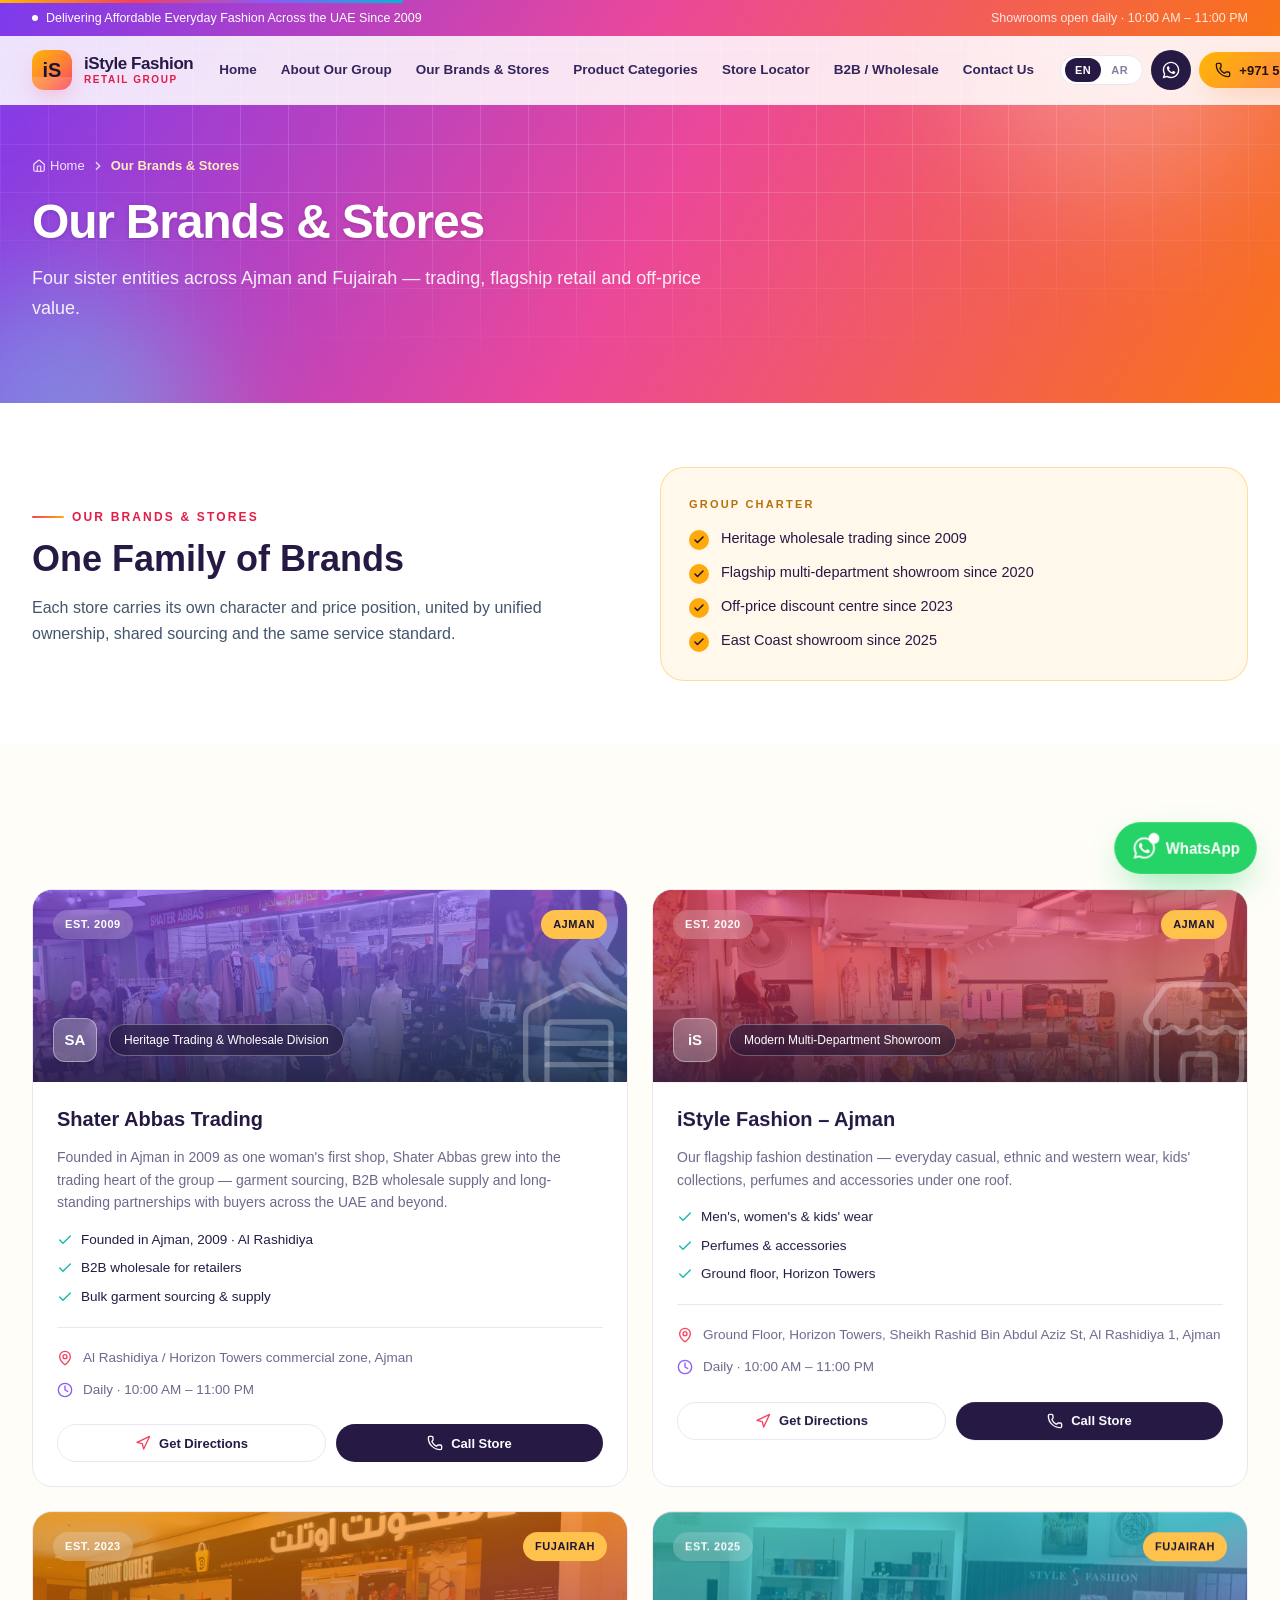
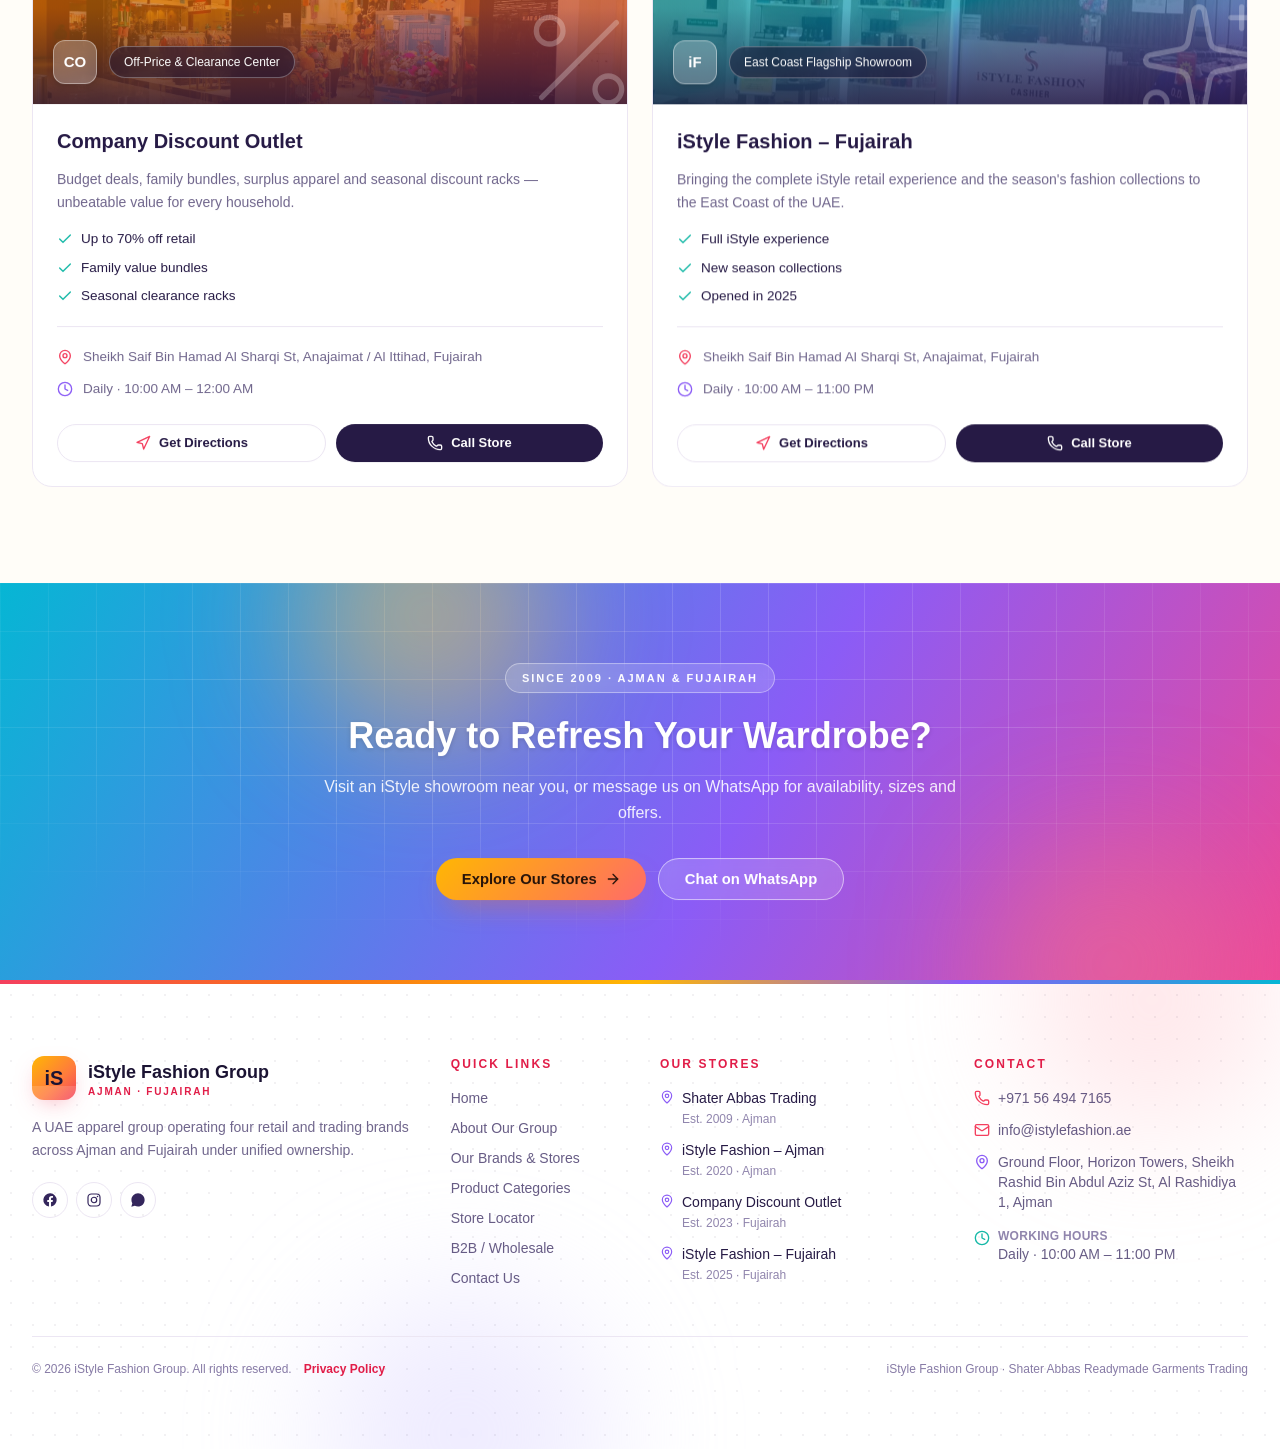
<file: brands/index.html>
<!DOCTYPE html><html lang="en" dir="ltr"><head><meta charSet="utf-8"/><meta name="viewport" content="width=device-width, initial-scale=1"/><link rel="preload" href="/_next/static/media/07c7676b89ed2778-s.p.2bn3s6zvc0dyp.woff2" as="font" crossorigin="" type="font/woff2"/><link rel="preload" href="/_next/static/media/32b2feed12f0ed96-s.p.1y712r_ow2ydl.woff2" as="font" crossorigin="" type="font/woff2"/><link rel="preload" href="/_next/static/media/9d036f80216c14ee-s.p.3u4lli0-axodc.woff2" as="font" crossorigin="" type="font/woff2"/><link rel="preload" href="/_next/static/media/f5e6f786bcaa2be4-s.p.30d2r2x65bwdm.woff2" as="font" crossorigin="" type="font/woff2"/><link rel="stylesheet" href="/_next/static/chunks/0_dawdo-wj4n7.css" data-precedence="next"/><link rel="preload" as="script" fetchPriority="low" href="/_next/static/chunks/310vm2bl3xxpt.js"/><script src="/_next/static/chunks/1wnov70f88xjy.js" async=""></script><script src="/_next/static/chunks/2olo2e9e-_esu.js" async=""></script><script src="/_next/static/chunks/0c98xzjfks9hq.js" async=""></script><script src="/_next/static/chunks/turbopack-2u1d16houkiyo.js" async=""></script><script src="/_next/static/chunks/0vz5c-9-1f3vv.js" async=""></script><script src="/_next/static/chunks/1jcwq3_rjknba.js" async=""></script><script src="/_next/static/chunks/398f_1uz80opz.js" async=""></script><script src="/_next/static/chunks/40gbz3w4c30fe.js" async=""></script><script src="/_next/static/chunks/02ss5z7byy6eg.js" async=""></script><script src="/_next/static/chunks/3arwfv44d5wk_.js" async=""></script><script src="/_next/static/chunks/1iikw9no-7vfd.js" async=""></script><meta name="theme-color" content="#f43f5e"/><title>Our Brands &amp; Stores | iStyle Fashion Group</title><meta name="description" content="Meet the four brands of iStyle Fashion Group — Shater Abbas Garments trading, iStyle Fashion Flagship at Horizon Towers Ajman, Company Discount Outlet Fujairah and the iStyle showroom in Anajaimat, Fujairah."/><meta name="author" content="iStyle Fashion Group"/><link rel="manifest" href="/manifest.webmanifest"/><meta name="keywords" content="iStyle Fashion Ajman,Shater Abbas Garments,Fashion store Horizon Towers,Clothing store Fujairah Anajaimat,readymade garments Ajman,discount outlet Fujairah,wholesale garments UAE,clothing store Al Rashidiya Ajman"/><meta property="og:title" content="iStyle Fashion Group | Fashion Stores in Ajman &amp; Fujairah"/><meta property="og:description" content="Affordable everyday fashion across the UAE since 2009 — four brands in Ajman and Fujairah."/><meta property="og:site_name" content="iStyle Fashion Group"/><meta property="og:locale" content="en_AE"/><meta property="og:image" content="https://buyukofficial.github.io/og-image.jpg"/><meta property="og:image:width" content="1200"/><meta property="og:image:height" content="630"/><meta property="og:image:alt" content="iStyle Fashion Group — Fashion stores in Ajman &amp; Fujairah"/><meta property="og:type" content="website"/><meta name="twitter:card" content="summary_large_image"/><meta name="twitter:title" content="iStyle Fashion Group | Fashion Stores in Ajman &amp; Fujairah"/><meta name="twitter:description" content="Affordable everyday fashion across the UAE since 2009 — four brands in Ajman and Fujairah."/><meta name="twitter:image" content="https://buyukofficial.github.io/og-image.jpg"/><link rel="icon" href="/icon.svg"/><link rel="apple-touch-icon" href="/apple-touch-icon.png"/><meta name="next-size-adjust" content=""/><script src="/_next/static/chunks/0cz1d0mv5g_q7.js" noModule=""></script></head><body class="_0bjUvq_variable F9WnGq_variable QHC--G_variable antialiased"><div hidden=""><!--$--><!--/$--></div><noscript><style>#page-loader{display:none!important}</style></noscript><script type="application/ld+json">{"@context":"https://schema.org","@type":"Organization","name":"iStyle Fashion Group","alternateName":"Shater Abbas Readymade Garments Trading","description":"UAE apparel group operating four retail and trading brands across Ajman and Fujairah since 2009 — wholesale garment trading, multi-department fashion showrooms and an off-price discount outlet.","telephone":"+971564947165","email":"info@istylefashion.ae","foundingDate":"2009","slogan":"Delivering Affordable Everyday Fashion Across the UAE Since 2009","areaServed":["Ajman","Fujairah","United Arab Emirates"],"department":[{"@type":"ClothingStore","name":"Shater Abbas Readymade Garments Trading","address":{"@type":"PostalAddress","streetAddress":"Al Rashidiya / Horizon Towers commercial zone","addressLocality":"Ajman","addressCountry":"AE"},"openingHours":"Mo-Su 10:00-23:00"},{"@type":"ClothingStore","name":"iStyle Fashion – Flagship Store, Ajman","address":{"@type":"PostalAddress","streetAddress":"Ground Floor, Horizon Towers, Sheikh Rashid Bin Abdul Aziz St, Al Rashidiya 1","addressLocality":"Ajman","addressCountry":"AE"},"telephone":"+971564947165","openingHours":"Mo-Su 10:00-23:00"},{"@type":"ClothingStore","name":"Company Discount Outlet","address":{"@type":"PostalAddress","streetAddress":"Sheikh Saif Bin Hamad Al Sharqi St, Anajaimat / Al Ittihad","addressLocality":"Fujairah","addressCountry":"AE"},"openingHours":"Mo-Su 10:00-00:00"},{"@type":"ClothingStore","name":"iStyle Fashion – Showroom, Fujairah","address":{"@type":"PostalAddress","streetAddress":"Sheikh Saif Bin Hamad Al Sharqi St, Anajaimat","addressLocality":"Fujairah","addressCountry":"AE"},"openingHours":"Mo-Su 10:00-23:00"}]}</script><div id="page-loader" class="fixed inset-0 z-[90] grid place-items-center bg-navy-950" style="opacity:1"><div class="grid-pattern absolute inset-0" aria-hidden="true"></div><div class="relative flex flex-col items-center gap-6"><div style="opacity:0;transform:scale(0.85)"><span class="relative grid shrink-0 place-items-center overflow-hidden rounded-xl bg-[linear-gradient(135deg,#FFB703_0%,#FF7A3D_60%,#F43F5E_100%)] shadow-[0_8px_24px_-10px_rgba(244,63,94,0.6)] h-16 w-16" aria-hidden="true"><span class="font-display text-lg font-bold leading-none text-navy-950 sm:text-xl">iS</span><span class="absolute inset-x-0 bottom-0 h-1/3 bg-white/15"></span></span></div><p class="font-display text-lg font-semibold tracking-wide text-white" style="opacity:0;transform:translateY(8px)">iStyle Fashion <span class="gold-text">Group</span></p><div class="h-0.5 w-40 overflow-hidden rounded-full bg-white/15" aria-hidden="true"><div class="h-full w-full bg-[linear-gradient(90deg,#FFB703,#F43F5E,#8B5CF6)]" style="transform:translateX(-100%)"></div></div></div></div><div aria-hidden="true" class="fixed inset-x-0 top-0 z-[60] h-[3px] origin-left bg-[linear-gradient(90deg,#FFB703,#F43F5E,#8B5CF6,#06B6D4)]" style="transform:scaleX(0)"></div><header class="fixed inset-x-0 top-0 z-50"><div class="grad-sunset hidden text-white md:block"><div class="container-x flex h-9 items-center justify-between text-[12.5px]"><p class="flex items-center gap-2 font-medium"><span class="inline-block h-1.5 w-1.5 rounded-full bg-white"></span>Delivering Affordable Everyday Fashion Across the UAE Since 2009</p><p class="text-white/85">Showrooms open daily · 10:00 AM – 11:00 PM</p></div></div><div class="transition-all duration-300 glass border-b border-line/60"><div class="container-x flex h-[68px] items-center justify-between gap-4"><a class="group flex shrink-0 items-center gap-3 whitespace-nowrap" aria-label="iStyle Fashion Group — Home" href="/"><span class="relative grid shrink-0 place-items-center overflow-hidden rounded-xl bg-[linear-gradient(135deg,#FFB703_0%,#FF7A3D_60%,#F43F5E_100%)] shadow-[0_8px_24px_-10px_rgba(244,63,94,0.6)] h-10 w-10" aria-hidden="true"><span class="font-display text-lg font-bold leading-none text-navy-950 sm:text-xl">iS</span><span class="absolute inset-x-0 bottom-0 h-1/3 bg-white/15"></span></span><span class="flex flex-col leading-tight"><span class="font-display text-[17px] font-semibold tracking-tight text-navy-900">iStyle Fashion</span><span class="text-[10px] font-semibold tracking-[0.16em] text-rose-600 uppercase">Retail Group</span></span></a><nav class="hidden items-center gap-1 xl:flex" aria-label="Primary"><a class="relative whitespace-nowrap rounded-full px-2.5 py-2 text-[13.5px] font-semibold transition-colors text-navy-800 hover:text-rose-600" href="/">Home</a><a class="relative whitespace-nowrap rounded-full px-2.5 py-2 text-[13.5px] font-semibold transition-colors text-navy-800 hover:text-rose-600" href="/about/">About Our Group</a><a class="relative whitespace-nowrap rounded-full px-2.5 py-2 text-[13.5px] font-semibold transition-colors text-navy-800 hover:text-rose-600" href="/brands/">Our Brands &amp; Stores</a><a class="relative whitespace-nowrap rounded-full px-2.5 py-2 text-[13.5px] font-semibold transition-colors text-navy-800 hover:text-rose-600" href="/products/">Product Categories</a><a class="relative whitespace-nowrap rounded-full px-2.5 py-2 text-[13.5px] font-semibold transition-colors text-navy-800 hover:text-rose-600" href="/stores/">Store Locator</a><a class="relative whitespace-nowrap rounded-full px-2.5 py-2 text-[13.5px] font-semibold transition-colors text-navy-800 hover:text-rose-600" href="/wholesale/">B2B / Wholesale</a><a class="relative whitespace-nowrap rounded-full px-2.5 py-2 text-[13.5px] font-semibold transition-colors text-navy-800 hover:text-rose-600" href="/contact/">Contact Us</a></nav><div class="flex items-center gap-2"><div class="flex items-center rounded-full border border-line bg-white px-1 py-0.5" aria-label="Language"><button type="button" class="rounded-full px-2.5 py-1 text-[11px] font-bold tracking-wider transition-colors bg-navy-900 text-white">EN</button><button type="button" class="rounded-full px-2.5 py-1 text-[11px] font-bold tracking-wider transition-colors text-navy-800/60 hover:text-navy-900">AR</button></div><a href="https://wa.me/971564947165?text=Hello!%20I&#x27;d%20like%20to%20know%20more%20about%20your%20stores." target="_blank" rel="noopener noreferrer" class="hidden h-10 w-10 place-items-center rounded-full bg-navy-900 text-white transition-all hover:-translate-y-0.5 hover:bg-rose-600 sm:grid" aria-label="Chat on WhatsApp"><svg viewBox="0 0 24 24" fill="currentColor" class="h-5 w-5" aria-hidden="true"><path d="M12.04 2C6.58 2 2.13 6.45 2.13 11.91c0 1.75.46 3.45 1.32 4.95L2 22l5.28-1.38a9.9 9.9 0 0 0 4.76 1.21h.01c5.46 0 9.91-4.45 9.91-9.91S17.5 2 12.04 2Zm0 18.15c-1.48 0-2.93-.4-4.2-1.15l-.3-.18-3.12.82.83-3.05-.2-.31a8.2 8.2 0 0 1-1.26-4.37c0-4.54 3.7-8.24 8.25-8.24 4.54 0 8.24 3.7 8.24 8.24s-3.7 8.24-8.24 8.24Zm4.52-6.16c-.25-.12-1.47-.72-1.7-.8-.23-.09-.39-.13-.56.12-.17.25-.64.8-.79.97-.14.16-.29.18-.54.06-.25-.12-1.05-.39-1.99-1.23-.74-.66-1.24-1.47-1.38-1.72-.15-.25-.02-.38.11-.5.11-.11.25-.29.37-.43.13-.15.17-.25.25-.41.08-.17.04-.31-.02-.43-.06-.12-.56-1.34-.76-1.84-.2-.48-.4-.42-.56-.43h-.47c-.17 0-.43.06-.66.31-.23.25-.87.85-.87 2.07 0 1.22.89 2.4 1.02 2.56.12.17 1.75 2.67 4.25 3.74.59.26 1.06.41 1.42.52.6.19 1.14.16 1.57.1.48-.07 1.47-.6 1.68-1.18.21-.58.21-1.07.15-1.18-.06-.1-.23-.16-.48-.28Z"></path></svg></a><a href="tel:+971564947165" class="btn btn-gold !py-2.5 !px-3 text-[13px] sm:!px-4"><svg xmlns="http://www.w3.org/2000/svg" width="24" height="24" viewBox="0 0 24 24" fill="none" stroke="currentColor" stroke-width="2" stroke-linecap="round" stroke-linejoin="round" class="lucide lucide-phone h-4 w-4" aria-hidden="true"><path d="M13.832 16.568a1 1 0 0 0 1.213-.303l.355-.465A2 2 0 0 1 17 15h3a2 2 0 0 1 2 2v3a2 2 0 0 1-2 2A18 18 0 0 1 2 4a2 2 0 0 1 2-2h3a2 2 0 0 1 2 2v3a2 2 0 0 1-.8 1.6l-.468.351a1 1 0 0 0-.292 1.233 14 14 0 0 0 6.392 6.384"></path></svg><span class="hidden md:inline" dir="ltr">+971 56 494 7165</span><span class="hidden sm:inline md:hidden">Call Now</span></a><button type="button" class="grid h-10 w-10 place-items-center rounded-full bg-navy-900 text-white transition-colors hover:bg-rose-600 xl:hidden" aria-label="Menu" aria-expanded="false"><svg xmlns="http://www.w3.org/2000/svg" width="24" height="24" viewBox="0 0 24 24" fill="none" stroke="currentColor" stroke-width="2" stroke-linecap="round" stroke-linejoin="round" class="lucide lucide-menu h-5 w-5" aria-hidden="true"><path d="M4 5h16"></path><path d="M4 12h16"></path><path d="M4 19h16"></path></svg></button></div></div></div></header><main><div style="opacity:0;transform:translateY(14px)"><section class="grad-sunset relative overflow-hidden pt-[124px] pb-14 md:pt-[156px] md:pb-20"><div class="grid-pattern absolute inset-0" aria-hidden="true"></div><div aria-hidden="true" class="absolute -top-32 end-0 h-80 w-80 rounded-full bg-white/25 blur-3xl"></div><div aria-hidden="true" class="absolute -bottom-40 -start-20 h-72 w-72 rounded-full bg-cyan-300/40 blur-3xl"></div><div class="container-x relative"><nav aria-label="Breadcrumb" class="flex items-center gap-1.5 text-[13px] text-white/85"><a class="flex items-center gap-1 transition-colors hover:text-white" href="/"><svg xmlns="http://www.w3.org/2000/svg" width="24" height="24" viewBox="0 0 24 24" fill="none" stroke="currentColor" stroke-width="2" stroke-linecap="round" stroke-linejoin="round" class="lucide lucide-house lucide-home h-3.5 w-3.5" aria-hidden="true"><path d="M15 21v-8a1 1 0 0 0-1-1h-4a1 1 0 0 0-1 1v8"></path><path d="M3 10a2 2 0 0 1 .709-1.528l7-6a2 2 0 0 1 2.582 0l7 6A2 2 0 0 1 21 10v9a2 2 0 0 1-2 2H5a2 2 0 0 1-2-2z"></path></svg>Home</a><svg xmlns="http://www.w3.org/2000/svg" width="24" height="24" viewBox="0 0 24 24" fill="none" stroke="currentColor" stroke-width="2" stroke-linecap="round" stroke-linejoin="round" class="lucide lucide-chevron-right h-3.5 w-3.5 rtl:rotate-180" aria-hidden="true"><path d="m9 18 6-6-6-6"></path></svg><span class="font-semibold text-gold-200">Our Brands &amp; Stores</span></nav><h1 class="mt-5 max-w-3xl font-display text-[2.4rem] leading-[1.1] font-semibold tracking-tight text-white drop-shadow-sm sm:text-5xl">Our Brands &amp; Stores</h1><p class="mt-4 max-w-2xl text-base leading-relaxed text-white/90 sm:text-lg">Four sister entities across Ajman and Fujairah — trading, flagship retail and off-price value.</p></div></section><section class="bg-white py-14 sm:py-16"><div class="container-x grid items-center gap-10 lg:grid-cols-2"><div><span class="eyebrow">Our Brands &amp; Stores</span><h2 class="mt-3 font-display text-3xl leading-[1.15] font-semibold text-navy-900 sm:text-4xl">One Family of Brands</h2><p class="mt-4 max-w-xl leading-relaxed text-slate-600">Each store carries its own character and price position, united by unified ownership, shared sourcing and the same service standard.</p></div><div style="opacity:0;transform:translateY(26px)"><div class="rounded-[24px] border border-gold-500/35 bg-gold-500/8 p-6 sm:p-7"><p class="text-[11px] font-bold tracking-[0.2em] text-gold-700 uppercase">Group Charter</p><ul class="mt-4 grid gap-3"><li class="flex items-start gap-3 text-[14.5px] text-navy-900"><span class="mt-0.5 grid h-5 w-5 shrink-0 place-items-center rounded-full bg-gold-500 text-navy-950"><svg xmlns="http://www.w3.org/2000/svg" width="24" height="24" viewBox="0 0 24 24" fill="none" stroke="currentColor" stroke-width="3" stroke-linecap="round" stroke-linejoin="round" class="lucide lucide-check h-3 w-3" aria-hidden="true"><path d="M20 6 9 17l-5-5"></path></svg></span>Heritage wholesale trading since 2009</li><li class="flex items-start gap-3 text-[14.5px] text-navy-900"><span class="mt-0.5 grid h-5 w-5 shrink-0 place-items-center rounded-full bg-gold-500 text-navy-950"><svg xmlns="http://www.w3.org/2000/svg" width="24" height="24" viewBox="0 0 24 24" fill="none" stroke="currentColor" stroke-width="3" stroke-linecap="round" stroke-linejoin="round" class="lucide lucide-check h-3 w-3" aria-hidden="true"><path d="M20 6 9 17l-5-5"></path></svg></span>Flagship multi-department showroom since 2020</li><li class="flex items-start gap-3 text-[14.5px] text-navy-900"><span class="mt-0.5 grid h-5 w-5 shrink-0 place-items-center rounded-full bg-gold-500 text-navy-950"><svg xmlns="http://www.w3.org/2000/svg" width="24" height="24" viewBox="0 0 24 24" fill="none" stroke="currentColor" stroke-width="3" stroke-linecap="round" stroke-linejoin="round" class="lucide lucide-check h-3 w-3" aria-hidden="true"><path d="M20 6 9 17l-5-5"></path></svg></span>Off-price discount centre since 2023</li><li class="flex items-start gap-3 text-[14.5px] text-navy-900"><span class="mt-0.5 grid h-5 w-5 shrink-0 place-items-center rounded-full bg-gold-500 text-navy-950"><svg xmlns="http://www.w3.org/2000/svg" width="24" height="24" viewBox="0 0 24 24" fill="none" stroke="currentColor" stroke-width="3" stroke-linecap="round" stroke-linejoin="round" class="lucide lucide-check h-3 w-3" aria-hidden="true"><path d="M20 6 9 17l-5-5"></path></svg></span>East Coast showroom since 2025</li></ul></div></div></div></section><section class="bg-paper py-16 sm:py-20 lg:py-24" id="brands"><div class="container-x"><div class="mt-12 grid gap-6 md:grid-cols-2"><div style="opacity:0;transform:translateY(26px)"><article class="card card-hover group h-full overflow-hidden"><div class="relative h-48 overflow-hidden"><img src="/images/store-trading.jpg" alt="Shater Abbas Trading" loading="lazy" decoding="async" class="absolute inset-0 h-full w-full object-cover transition-transform duration-700 group-hover:scale-105"/><div class="absolute inset-0 bg-linear-to-br from-violet-600 via-violet-500 to-cyan-500 opacity-65" aria-hidden="true"></div><div class="absolute inset-0 bg-gradient-to-t from-navy-950/75 via-navy-950/15 to-transparent" aria-hidden="true"></div><svg xmlns="http://www.w3.org/2000/svg" width="24" height="24" viewBox="0 0 24 24" fill="none" stroke="currentColor" stroke-width="1" stroke-linecap="round" stroke-linejoin="round" class="lucide lucide-warehouse absolute -end-4 -bottom-5 h-32 w-32 text-white/25 transition-transform duration-500 group-hover:scale-110" aria-hidden="true"><path d="M18 21V10a1 1 0 0 0-1-1H7a1 1 0 0 0-1 1v11"></path><path d="M22 19a2 2 0 0 1-2 2H4a2 2 0 0 1-2-2V8a2 2 0 0 1 1.132-1.803l7.95-3.974a2 2 0 0 1 1.837 0l7.948 3.974A2 2 0 0 1 22 8z"></path><path d="M6 13h12"></path><path d="M6 17h12"></path></svg><div class="absolute inset-x-0 top-0 flex items-start justify-between gap-2 p-5"><span class="rounded-full bg-white/20 px-3 py-1.5 text-[11px] font-bold tracking-wider text-white uppercase backdrop-blur">Est.<!-- --> <!-- -->2009</span><span class="rounded-full bg-gold-400 px-3 py-1.5 text-[11px] font-bold tracking-wider text-navy-950 uppercase">Ajman</span></div><div class="absolute bottom-5 start-5 flex items-center gap-3"><span class="grid h-11 w-11 shrink-0 place-items-center rounded-xl border border-white/40 bg-white/25 font-display text-[15px] font-bold text-white shadow-md backdrop-blur">SA</span><span class="inline-block rounded-full border border-white/30 bg-navy-950/50 px-3.5 py-1.5 text-[12px] font-medium text-white backdrop-blur">Heritage Trading &amp; Wholesale Division</span></div></div><div class="p-6"><h3 class="font-display text-xl leading-snug font-semibold text-navy-900">Shater Abbas Trading</h3><p class="mt-3 text-sm leading-relaxed text-navy-800/70">Founded in Ajman in 2009 as one woman&#x27;s first shop, Shater Abbas grew into the trading heart of the group — garment sourcing, B2B wholesale supply and long-standing partnerships with buyers across the UAE and beyond.</p><ul class="mt-4 grid gap-2"><li class="flex items-start gap-2 text-[13.5px] text-navy-900"><svg xmlns="http://www.w3.org/2000/svg" width="24" height="24" viewBox="0 0 24 24" fill="none" stroke="currentColor" stroke-width="2" stroke-linecap="round" stroke-linejoin="round" class="lucide lucide-check mt-0.5 h-4 w-4 shrink-0 text-teal-500" aria-hidden="true"><path d="M20 6 9 17l-5-5"></path></svg>Founded in Ajman, 2009 · Al Rashidiya</li><li class="flex items-start gap-2 text-[13.5px] text-navy-900"><svg xmlns="http://www.w3.org/2000/svg" width="24" height="24" viewBox="0 0 24 24" fill="none" stroke="currentColor" stroke-width="2" stroke-linecap="round" stroke-linejoin="round" class="lucide lucide-check mt-0.5 h-4 w-4 shrink-0 text-teal-500" aria-hidden="true"><path d="M20 6 9 17l-5-5"></path></svg>B2B wholesale for retailers</li><li class="flex items-start gap-2 text-[13.5px] text-navy-900"><svg xmlns="http://www.w3.org/2000/svg" width="24" height="24" viewBox="0 0 24 24" fill="none" stroke="currentColor" stroke-width="2" stroke-linecap="round" stroke-linejoin="round" class="lucide lucide-check mt-0.5 h-4 w-4 shrink-0 text-teal-500" aria-hidden="true"><path d="M20 6 9 17l-5-5"></path></svg>Bulk garment sourcing &amp; supply</li></ul><dl class="mt-5 space-y-3 border-t border-line pt-5 text-[13.5px] text-navy-800/70"><div class="flex items-start gap-2.5"><svg xmlns="http://www.w3.org/2000/svg" width="24" height="24" viewBox="0 0 24 24" fill="none" stroke="currentColor" stroke-width="2" stroke-linecap="round" stroke-linejoin="round" class="lucide lucide-map-pin mt-0.5 h-4 w-4 shrink-0 text-rose-500" aria-hidden="true"><path d="M20 10c0 4.993-5.539 10.193-7.399 11.799a1 1 0 0 1-1.202 0C9.539 20.193 4 14.993 4 10a8 8 0 0 1 16 0"></path><circle cx="12" cy="10" r="3"></circle></svg><dd>Al Rashidiya / Horizon Towers commercial zone, Ajman</dd></div><div class="flex items-center gap-2.5"><svg xmlns="http://www.w3.org/2000/svg" width="24" height="24" viewBox="0 0 24 24" fill="none" stroke="currentColor" stroke-width="2" stroke-linecap="round" stroke-linejoin="round" class="lucide lucide-clock h-4 w-4 shrink-0 text-violet-500" aria-hidden="true"><circle cx="12" cy="12" r="10"></circle><path d="M12 6v6l4 2"></path></svg><dd>Daily · 10:00 AM – 11:00 PM</dd></div></dl><div class="mt-6 flex gap-2.5"><a href="https://www.google.com/maps/search/?api=1&amp;query=Horizon%20Towers%2C%20Al%20Rashidiya%201%2C%20Ajman" target="_blank" rel="noopener noreferrer" class="btn btn-ghost flex-1 !px-3 !py-2.5 text-[13px]"><svg xmlns="http://www.w3.org/2000/svg" width="24" height="24" viewBox="0 0 24 24" fill="none" stroke="currentColor" stroke-width="2" stroke-linecap="round" stroke-linejoin="round" class="lucide lucide-navigation h-4 w-4 text-rose-500" aria-hidden="true"><polygon points="3 11 22 2 13 21 11 13 3 11"></polygon></svg>Get Directions</a><a href="tel:+971564947165" class="btn btn-navy flex-1 !px-3 !py-2.5 text-[13px]"><svg xmlns="http://www.w3.org/2000/svg" width="24" height="24" viewBox="0 0 24 24" fill="none" stroke="currentColor" stroke-width="2" stroke-linecap="round" stroke-linejoin="round" class="lucide lucide-phone h-4 w-4" aria-hidden="true"><path d="M13.832 16.568a1 1 0 0 0 1.213-.303l.355-.465A2 2 0 0 1 17 15h3a2 2 0 0 1 2 2v3a2 2 0 0 1-2 2A18 18 0 0 1 2 4a2 2 0 0 1 2-2h3a2 2 0 0 1 2 2v3a2 2 0 0 1-.8 1.6l-.468.351a1 1 0 0 0-.292 1.233 14 14 0 0 0 6.392 6.384"></path></svg>Call Store</a></div></div></article></div><div style="opacity:0;transform:translateY(26px)"><article class="card card-hover group h-full overflow-hidden"><div class="relative h-48 overflow-hidden"><img src="/images/store-ajman.jpg" alt="iStyle Fashion – Ajman" loading="lazy" decoding="async" class="absolute inset-0 h-full w-full object-cover transition-transform duration-700 group-hover:scale-105"/><div class="absolute inset-0 bg-linear-to-br from-rose-600 via-rose-500 to-orange-500 opacity-65" aria-hidden="true"></div><div class="absolute inset-0 bg-gradient-to-t from-navy-950/75 via-navy-950/15 to-transparent" aria-hidden="true"></div><svg xmlns="http://www.w3.org/2000/svg" width="24" height="24" viewBox="0 0 24 24" fill="none" stroke="currentColor" stroke-width="1" stroke-linecap="round" stroke-linejoin="round" class="lucide lucide-store absolute -end-4 -bottom-5 h-32 w-32 text-white/25 transition-transform duration-500 group-hover:scale-110" aria-hidden="true"><path d="M15 21v-5a1 1 0 0 0-1-1h-4a1 1 0 0 0-1 1v5"></path><path d="M17.774 10.31a1.12 1.12 0 0 0-1.549 0 2.5 2.5 0 0 1-3.451 0 1.12 1.12 0 0 0-1.548 0 2.5 2.5 0 0 1-3.452 0 1.12 1.12 0 0 0-1.549 0 2.5 2.5 0 0 1-3.77-3.248l2.889-4.184A2 2 0 0 1 7 2h10a2 2 0 0 1 1.653.873l2.895 4.192a2.5 2.5 0 0 1-3.774 3.244"></path><path d="M4 10.95V19a2 2 0 0 0 2 2h12a2 2 0 0 0 2-2v-8.05"></path></svg><div class="absolute inset-x-0 top-0 flex items-start justify-between gap-2 p-5"><span class="rounded-full bg-white/20 px-3 py-1.5 text-[11px] font-bold tracking-wider text-white uppercase backdrop-blur">Est.<!-- --> <!-- -->2020</span><span class="rounded-full bg-gold-400 px-3 py-1.5 text-[11px] font-bold tracking-wider text-navy-950 uppercase">Ajman</span></div><div class="absolute bottom-5 start-5 flex items-center gap-3"><span class="grid h-11 w-11 shrink-0 place-items-center rounded-xl border border-white/40 bg-white/25 font-display text-[15px] font-bold text-white shadow-md backdrop-blur">iS</span><span class="inline-block rounded-full border border-white/30 bg-navy-950/50 px-3.5 py-1.5 text-[12px] font-medium text-white backdrop-blur">Modern Multi-Department Showroom</span></div></div><div class="p-6"><h3 class="font-display text-xl leading-snug font-semibold text-navy-900">iStyle Fashion – Ajman</h3><p class="mt-3 text-sm leading-relaxed text-navy-800/70">Our flagship fashion destination — everyday casual, ethnic and western wear, kids&#x27; collections, perfumes and accessories under one roof.</p><ul class="mt-4 grid gap-2"><li class="flex items-start gap-2 text-[13.5px] text-navy-900"><svg xmlns="http://www.w3.org/2000/svg" width="24" height="24" viewBox="0 0 24 24" fill="none" stroke="currentColor" stroke-width="2" stroke-linecap="round" stroke-linejoin="round" class="lucide lucide-check mt-0.5 h-4 w-4 shrink-0 text-teal-500" aria-hidden="true"><path d="M20 6 9 17l-5-5"></path></svg>Men&#x27;s, women&#x27;s &amp; kids&#x27; wear</li><li class="flex items-start gap-2 text-[13.5px] text-navy-900"><svg xmlns="http://www.w3.org/2000/svg" width="24" height="24" viewBox="0 0 24 24" fill="none" stroke="currentColor" stroke-width="2" stroke-linecap="round" stroke-linejoin="round" class="lucide lucide-check mt-0.5 h-4 w-4 shrink-0 text-teal-500" aria-hidden="true"><path d="M20 6 9 17l-5-5"></path></svg>Perfumes &amp; accessories</li><li class="flex items-start gap-2 text-[13.5px] text-navy-900"><svg xmlns="http://www.w3.org/2000/svg" width="24" height="24" viewBox="0 0 24 24" fill="none" stroke="currentColor" stroke-width="2" stroke-linecap="round" stroke-linejoin="round" class="lucide lucide-check mt-0.5 h-4 w-4 shrink-0 text-teal-500" aria-hidden="true"><path d="M20 6 9 17l-5-5"></path></svg>Ground floor, Horizon Towers</li></ul><dl class="mt-5 space-y-3 border-t border-line pt-5 text-[13.5px] text-navy-800/70"><div class="flex items-start gap-2.5"><svg xmlns="http://www.w3.org/2000/svg" width="24" height="24" viewBox="0 0 24 24" fill="none" stroke="currentColor" stroke-width="2" stroke-linecap="round" stroke-linejoin="round" class="lucide lucide-map-pin mt-0.5 h-4 w-4 shrink-0 text-rose-500" aria-hidden="true"><path d="M20 10c0 4.993-5.539 10.193-7.399 11.799a1 1 0 0 1-1.202 0C9.539 20.193 4 14.993 4 10a8 8 0 0 1 16 0"></path><circle cx="12" cy="10" r="3"></circle></svg><dd>Ground Floor, Horizon Towers, Sheikh Rashid Bin Abdul Aziz St, Al Rashidiya 1, Ajman</dd></div><div class="flex items-center gap-2.5"><svg xmlns="http://www.w3.org/2000/svg" width="24" height="24" viewBox="0 0 24 24" fill="none" stroke="currentColor" stroke-width="2" stroke-linecap="round" stroke-linejoin="round" class="lucide lucide-clock h-4 w-4 shrink-0 text-violet-500" aria-hidden="true"><circle cx="12" cy="12" r="10"></circle><path d="M12 6v6l4 2"></path></svg><dd>Daily · 10:00 AM – 11:00 PM</dd></div></dl><div class="mt-6 flex gap-2.5"><a href="https://www.google.com/maps/search/?api=1&amp;query=Horizon%20Towers%2C%20Sheikh%20Rashid%20Bin%20Abdul%20Aziz%20St%2C%20Al%20Rashidiya%201%2C%20Ajman" target="_blank" rel="noopener noreferrer" class="btn btn-ghost flex-1 !px-3 !py-2.5 text-[13px]"><svg xmlns="http://www.w3.org/2000/svg" width="24" height="24" viewBox="0 0 24 24" fill="none" stroke="currentColor" stroke-width="2" stroke-linecap="round" stroke-linejoin="round" class="lucide lucide-navigation h-4 w-4 text-rose-500" aria-hidden="true"><polygon points="3 11 22 2 13 21 11 13 3 11"></polygon></svg>Get Directions</a><a href="tel:+971564947165" class="btn btn-navy flex-1 !px-3 !py-2.5 text-[13px]"><svg xmlns="http://www.w3.org/2000/svg" width="24" height="24" viewBox="0 0 24 24" fill="none" stroke="currentColor" stroke-width="2" stroke-linecap="round" stroke-linejoin="round" class="lucide lucide-phone h-4 w-4" aria-hidden="true"><path d="M13.832 16.568a1 1 0 0 0 1.213-.303l.355-.465A2 2 0 0 1 17 15h3a2 2 0 0 1 2 2v3a2 2 0 0 1-2 2A18 18 0 0 1 2 4a2 2 0 0 1 2-2h3a2 2 0 0 1 2 2v3a2 2 0 0 1-.8 1.6l-.468.351a1 1 0 0 0-.292 1.233 14 14 0 0 0 6.392 6.384"></path></svg>Call Store</a></div></div></article></div><div style="opacity:0;transform:translateY(26px)"><article class="card card-hover group h-full overflow-hidden"><div class="relative h-48 overflow-hidden"><img src="/images/store-discount.jpg" alt="Company Discount Outlet" loading="lazy" decoding="async" class="absolute inset-0 h-full w-full object-cover transition-transform duration-700 group-hover:scale-105"/><div class="absolute inset-0 bg-linear-to-br from-amber-500 via-orange-500 to-rose-500 opacity-65" aria-hidden="true"></div><div class="absolute inset-0 bg-gradient-to-t from-navy-950/75 via-navy-950/15 to-transparent" aria-hidden="true"></div><svg xmlns="http://www.w3.org/2000/svg" width="24" height="24" viewBox="0 0 24 24" fill="none" stroke="currentColor" stroke-width="1" stroke-linecap="round" stroke-linejoin="round" class="lucide lucide-percent absolute -end-4 -bottom-5 h-32 w-32 text-white/25 transition-transform duration-500 group-hover:scale-110" aria-hidden="true"><line x1="19" x2="5" y1="5" y2="19"></line><circle cx="6.5" cy="6.5" r="2.5"></circle><circle cx="17.5" cy="17.5" r="2.5"></circle></svg><div class="absolute inset-x-0 top-0 flex items-start justify-between gap-2 p-5"><span class="rounded-full bg-white/20 px-3 py-1.5 text-[11px] font-bold tracking-wider text-white uppercase backdrop-blur">Est.<!-- --> <!-- -->2023</span><span class="rounded-full bg-gold-400 px-3 py-1.5 text-[11px] font-bold tracking-wider text-navy-950 uppercase">Fujairah</span></div><div class="absolute bottom-5 start-5 flex items-center gap-3"><span class="grid h-11 w-11 shrink-0 place-items-center rounded-xl border border-white/40 bg-white/25 font-display text-[15px] font-bold text-white shadow-md backdrop-blur">CO</span><span class="inline-block rounded-full border border-white/30 bg-navy-950/50 px-3.5 py-1.5 text-[12px] font-medium text-white backdrop-blur">Off-Price &amp; Clearance Center</span></div></div><div class="p-6"><h3 class="font-display text-xl leading-snug font-semibold text-navy-900">Company Discount Outlet</h3><p class="mt-3 text-sm leading-relaxed text-navy-800/70">Budget deals, family bundles, surplus apparel and seasonal discount racks — unbeatable value for every household.</p><ul class="mt-4 grid gap-2"><li class="flex items-start gap-2 text-[13.5px] text-navy-900"><svg xmlns="http://www.w3.org/2000/svg" width="24" height="24" viewBox="0 0 24 24" fill="none" stroke="currentColor" stroke-width="2" stroke-linecap="round" stroke-linejoin="round" class="lucide lucide-check mt-0.5 h-4 w-4 shrink-0 text-teal-500" aria-hidden="true"><path d="M20 6 9 17l-5-5"></path></svg>Up to 70% off retail</li><li class="flex items-start gap-2 text-[13.5px] text-navy-900"><svg xmlns="http://www.w3.org/2000/svg" width="24" height="24" viewBox="0 0 24 24" fill="none" stroke="currentColor" stroke-width="2" stroke-linecap="round" stroke-linejoin="round" class="lucide lucide-check mt-0.5 h-4 w-4 shrink-0 text-teal-500" aria-hidden="true"><path d="M20 6 9 17l-5-5"></path></svg>Family value bundles</li><li class="flex items-start gap-2 text-[13.5px] text-navy-900"><svg xmlns="http://www.w3.org/2000/svg" width="24" height="24" viewBox="0 0 24 24" fill="none" stroke="currentColor" stroke-width="2" stroke-linecap="round" stroke-linejoin="round" class="lucide lucide-check mt-0.5 h-4 w-4 shrink-0 text-teal-500" aria-hidden="true"><path d="M20 6 9 17l-5-5"></path></svg>Seasonal clearance racks</li></ul><dl class="mt-5 space-y-3 border-t border-line pt-5 text-[13.5px] text-navy-800/70"><div class="flex items-start gap-2.5"><svg xmlns="http://www.w3.org/2000/svg" width="24" height="24" viewBox="0 0 24 24" fill="none" stroke="currentColor" stroke-width="2" stroke-linecap="round" stroke-linejoin="round" class="lucide lucide-map-pin mt-0.5 h-4 w-4 shrink-0 text-rose-500" aria-hidden="true"><path d="M20 10c0 4.993-5.539 10.193-7.399 11.799a1 1 0 0 1-1.202 0C9.539 20.193 4 14.993 4 10a8 8 0 0 1 16 0"></path><circle cx="12" cy="10" r="3"></circle></svg><dd>Sheikh Saif Bin Hamad Al Sharqi St, Anajaimat / Al Ittihad, Fujairah</dd></div><div class="flex items-center gap-2.5"><svg xmlns="http://www.w3.org/2000/svg" width="24" height="24" viewBox="0 0 24 24" fill="none" stroke="currentColor" stroke-width="2" stroke-linecap="round" stroke-linejoin="round" class="lucide lucide-clock h-4 w-4 shrink-0 text-violet-500" aria-hidden="true"><circle cx="12" cy="12" r="10"></circle><path d="M12 6v6l4 2"></path></svg><dd>Daily · 10:00 AM – 12:00 AM</dd></div></dl><div class="mt-6 flex gap-2.5"><a href="https://www.google.com/maps/search/?api=1&amp;query=Sheikh%20Saif%20Bin%20Hamad%20Al%20Sharqi%20St%2C%20Anajaimat%2C%20Fujairah" target="_blank" rel="noopener noreferrer" class="btn btn-ghost flex-1 !px-3 !py-2.5 text-[13px]"><svg xmlns="http://www.w3.org/2000/svg" width="24" height="24" viewBox="0 0 24 24" fill="none" stroke="currentColor" stroke-width="2" stroke-linecap="round" stroke-linejoin="round" class="lucide lucide-navigation h-4 w-4 text-rose-500" aria-hidden="true"><polygon points="3 11 22 2 13 21 11 13 3 11"></polygon></svg>Get Directions</a><a href="tel:+971564947165" class="btn btn-navy flex-1 !px-3 !py-2.5 text-[13px]"><svg xmlns="http://www.w3.org/2000/svg" width="24" height="24" viewBox="0 0 24 24" fill="none" stroke="currentColor" stroke-width="2" stroke-linecap="round" stroke-linejoin="round" class="lucide lucide-phone h-4 w-4" aria-hidden="true"><path d="M13.832 16.568a1 1 0 0 0 1.213-.303l.355-.465A2 2 0 0 1 17 15h3a2 2 0 0 1 2 2v3a2 2 0 0 1-2 2A18 18 0 0 1 2 4a2 2 0 0 1 2-2h3a2 2 0 0 1 2 2v3a2 2 0 0 1-.8 1.6l-.468.351a1 1 0 0 0-.292 1.233 14 14 0 0 0 6.392 6.384"></path></svg>Call Store</a></div></div></article></div><div style="opacity:0;transform:translateY(26px)"><article class="card card-hover group h-full overflow-hidden"><div class="relative h-48 overflow-hidden"><img src="/images/store-fujairah.jpg" alt="iStyle Fashion – Fujairah" loading="lazy" decoding="async" class="absolute inset-0 h-full w-full object-cover transition-transform duration-700 group-hover:scale-105"/><div class="absolute inset-0 bg-linear-to-br from-teal-500 via-cyan-500 to-violet-500 opacity-65" aria-hidden="true"></div><div class="absolute inset-0 bg-gradient-to-t from-navy-950/75 via-navy-950/15 to-transparent" aria-hidden="true"></div><svg xmlns="http://www.w3.org/2000/svg" width="24" height="24" viewBox="0 0 24 24" fill="none" stroke="currentColor" stroke-width="1" stroke-linecap="round" stroke-linejoin="round" class="lucide lucide-sparkles lucide-stars absolute -end-4 -bottom-5 h-32 w-32 text-white/25 transition-transform duration-500 group-hover:scale-110" aria-hidden="true"><path d="M11.017 2.814a1 1 0 0 1 1.966 0l1.051 5.558a2 2 0 0 0 1.594 1.594l5.558 1.051a1 1 0 0 1 0 1.966l-5.558 1.051a2 2 0 0 0-1.594 1.594l-1.051 5.558a1 1 0 0 1-1.966 0l-1.051-5.558a2 2 0 0 0-1.594-1.594l-5.558-1.051a1 1 0 0 1 0-1.966l5.558-1.051a2 2 0 0 0 1.594-1.594z"></path><path d="M20 2v4"></path><path d="M22 4h-4"></path><circle cx="4" cy="20" r="2"></circle></svg><div class="absolute inset-x-0 top-0 flex items-start justify-between gap-2 p-5"><span class="rounded-full bg-white/20 px-3 py-1.5 text-[11px] font-bold tracking-wider text-white uppercase backdrop-blur">Est.<!-- --> <!-- -->2025</span><span class="rounded-full bg-gold-400 px-3 py-1.5 text-[11px] font-bold tracking-wider text-navy-950 uppercase">Fujairah</span></div><div class="absolute bottom-5 start-5 flex items-center gap-3"><span class="grid h-11 w-11 shrink-0 place-items-center rounded-xl border border-white/40 bg-white/25 font-display text-[15px] font-bold text-white shadow-md backdrop-blur">iF</span><span class="inline-block rounded-full border border-white/30 bg-navy-950/50 px-3.5 py-1.5 text-[12px] font-medium text-white backdrop-blur">East Coast Flagship Showroom</span></div></div><div class="p-6"><h3 class="font-display text-xl leading-snug font-semibold text-navy-900">iStyle Fashion – Fujairah</h3><p class="mt-3 text-sm leading-relaxed text-navy-800/70">Bringing the complete iStyle retail experience and the season&#x27;s fashion collections to the East Coast of the UAE.</p><ul class="mt-4 grid gap-2"><li class="flex items-start gap-2 text-[13.5px] text-navy-900"><svg xmlns="http://www.w3.org/2000/svg" width="24" height="24" viewBox="0 0 24 24" fill="none" stroke="currentColor" stroke-width="2" stroke-linecap="round" stroke-linejoin="round" class="lucide lucide-check mt-0.5 h-4 w-4 shrink-0 text-teal-500" aria-hidden="true"><path d="M20 6 9 17l-5-5"></path></svg>Full iStyle experience</li><li class="flex items-start gap-2 text-[13.5px] text-navy-900"><svg xmlns="http://www.w3.org/2000/svg" width="24" height="24" viewBox="0 0 24 24" fill="none" stroke="currentColor" stroke-width="2" stroke-linecap="round" stroke-linejoin="round" class="lucide lucide-check mt-0.5 h-4 w-4 shrink-0 text-teal-500" aria-hidden="true"><path d="M20 6 9 17l-5-5"></path></svg>New season collections</li><li class="flex items-start gap-2 text-[13.5px] text-navy-900"><svg xmlns="http://www.w3.org/2000/svg" width="24" height="24" viewBox="0 0 24 24" fill="none" stroke="currentColor" stroke-width="2" stroke-linecap="round" stroke-linejoin="round" class="lucide lucide-check mt-0.5 h-4 w-4 shrink-0 text-teal-500" aria-hidden="true"><path d="M20 6 9 17l-5-5"></path></svg>Opened in 2025</li></ul><dl class="mt-5 space-y-3 border-t border-line pt-5 text-[13.5px] text-navy-800/70"><div class="flex items-start gap-2.5"><svg xmlns="http://www.w3.org/2000/svg" width="24" height="24" viewBox="0 0 24 24" fill="none" stroke="currentColor" stroke-width="2" stroke-linecap="round" stroke-linejoin="round" class="lucide lucide-map-pin mt-0.5 h-4 w-4 shrink-0 text-rose-500" aria-hidden="true"><path d="M20 10c0 4.993-5.539 10.193-7.399 11.799a1 1 0 0 1-1.202 0C9.539 20.193 4 14.993 4 10a8 8 0 0 1 16 0"></path><circle cx="12" cy="10" r="3"></circle></svg><dd>Sheikh Saif Bin Hamad Al Sharqi St, Anajaimat, Fujairah</dd></div><div class="flex items-center gap-2.5"><svg xmlns="http://www.w3.org/2000/svg" width="24" height="24" viewBox="0 0 24 24" fill="none" stroke="currentColor" stroke-width="2" stroke-linecap="round" stroke-linejoin="round" class="lucide lucide-clock h-4 w-4 shrink-0 text-violet-500" aria-hidden="true"><circle cx="12" cy="12" r="10"></circle><path d="M12 6v6l4 2"></path></svg><dd>Daily · 10:00 AM – 11:00 PM</dd></div></dl><div class="mt-6 flex gap-2.5"><a href="https://www.google.com/maps/search/?api=1&amp;query=Sheikh%20Saif%20Bin%20Hamad%20Al%20Sharqi%20St%2C%20Anajaimat%2C%20Fujairah" target="_blank" rel="noopener noreferrer" class="btn btn-ghost flex-1 !px-3 !py-2.5 text-[13px]"><svg xmlns="http://www.w3.org/2000/svg" width="24" height="24" viewBox="0 0 24 24" fill="none" stroke="currentColor" stroke-width="2" stroke-linecap="round" stroke-linejoin="round" class="lucide lucide-navigation h-4 w-4 text-rose-500" aria-hidden="true"><polygon points="3 11 22 2 13 21 11 13 3 11"></polygon></svg>Get Directions</a><a href="tel:+971564947165" class="btn btn-navy flex-1 !px-3 !py-2.5 text-[13px]"><svg xmlns="http://www.w3.org/2000/svg" width="24" height="24" viewBox="0 0 24 24" fill="none" stroke="currentColor" stroke-width="2" stroke-linecap="round" stroke-linejoin="round" class="lucide lucide-phone h-4 w-4" aria-hidden="true"><path d="M13.832 16.568a1 1 0 0 0 1.213-.303l.355-.465A2 2 0 0 1 17 15h3a2 2 0 0 1 2 2v3a2 2 0 0 1-2 2A18 18 0 0 1 2 4a2 2 0 0 1 2-2h3a2 2 0 0 1 2 2v3a2 2 0 0 1-.8 1.6l-.468.351a1 1 0 0 0-.292 1.233 14 14 0 0 0 6.392 6.384"></path></svg>Call Store</a></div></div></article></div></div></div></section><section class="grad-cool relative overflow-hidden py-16 sm:py-20"><div class="grid-pattern absolute inset-0" aria-hidden="true"></div><div aria-hidden="true" class="absolute -top-24 start-1/3 h-64 w-64 -translate-x-1/2 rounded-full bg-gold-400/50 blur-3xl"></div><div aria-hidden="true" class="absolute -bottom-28 end-10 h-64 w-64 rounded-full bg-rose-400/45 blur-3xl"></div><div class="container-x relative"><div class="mx-auto max-w-2xl text-center" style="opacity:0;transform:translateY(26px)"><span class="inline-flex items-center gap-2 rounded-full border border-white/40 bg-white/15 px-4 py-1.5 text-[11px] font-bold tracking-[0.18em] text-white uppercase backdrop-blur">Since 2009 · Ajman &amp; Fujairah</span><h2 class="mt-5 font-display text-3xl leading-tight font-semibold text-white drop-shadow-sm sm:text-4xl">Ready to Refresh Your Wardrobe?</h2><p class="mt-4 text-base leading-relaxed text-white/90">Visit an iStyle showroom near you, or message us on WhatsApp for availability, sizes and offers.</p><div class="mt-8 flex flex-wrap justify-center gap-3"><a class="btn btn-gold" href="/stores/">Explore Our Stores<svg xmlns="http://www.w3.org/2000/svg" width="24" height="24" viewBox="0 0 24 24" fill="none" stroke="currentColor" stroke-width="2" stroke-linecap="round" stroke-linejoin="round" class="lucide lucide-arrow-right h-4 w-4 rtl:rotate-180" aria-hidden="true"><path d="M5 12h14"></path><path d="m12 5 7 7-7 7"></path></svg></a><a href="https://wa.me/971564947165" target="_blank" rel="noopener noreferrer" class="btn btn-glass">Chat on WhatsApp</a></div></div></div></section><!--$--><!--/$--></div></main><footer class="relative overflow-hidden border-t-4 border-transparent bg-white [border-image:linear-gradient(90deg,#F43F5E,#F97316,#FFB703,#8B5CF6,#06B6D4)_1]"><div aria-hidden="true" class="absolute -top-28 right-0 h-64 w-64 rounded-full bg-rose-200/45 blur-3xl"></div><div aria-hidden="true" class="absolute -bottom-32 left-1/4 h-72 w-72 rounded-full bg-violet-200/45 blur-3xl"></div><div class="dot-pattern absolute inset-0 opacity-50" aria-hidden="true"></div><div class="container-x relative py-14 lg:py-18"><div class="grid gap-10 md:grid-cols-2 lg:grid-cols-12"><div class="lg:col-span-4"><div class="flex items-center gap-3"><span class="relative grid shrink-0 place-items-center overflow-hidden rounded-xl bg-[linear-gradient(135deg,#FFB703_0%,#FF7A3D_60%,#F43F5E_100%)] shadow-[0_8px_24px_-10px_rgba(244,63,94,0.6)] h-11 w-11" aria-hidden="true"><span class="font-display text-lg font-bold leading-none text-navy-950 sm:text-xl">iS</span><span class="absolute inset-x-0 bottom-0 h-1/3 bg-white/15"></span></span><div class="leading-tight"><p class="font-display text-lg font-semibold text-navy-950">iStyle Fashion Group</p><p class="text-[10px] font-semibold tracking-[0.18em] text-rose-600 uppercase">Ajman · Fujairah</p></div></div><p class="mt-4 max-w-sm text-sm leading-relaxed text-navy-800/70">A UAE apparel group operating four retail and trading brands across Ajman and Fujairah under unified ownership.</p><div class="mt-5 flex items-center gap-2"><a href="https://www.facebook.com/" target="_blank" rel="noopener noreferrer" aria-label="Facebook" class="grid h-9 w-9 place-items-center rounded-full border border-line text-navy-800 transition-all hover:border-rose-400 hover:bg-rose-50 hover:text-rose-600"><svg viewBox="0 0 24 24" fill="currentColor" class="h-4 w-4" aria-hidden="true"><path d="M22 12a10 10 0 1 0-11.56 9.88v-6.99H7.9V12h2.54V9.8c0-2.5 1.49-3.89 3.77-3.89 1.09 0 2.24.2 2.24.2v2.46h-1.26c-1.24 0-1.63.77-1.63 1.56V12h2.78l-.44 2.89h-2.34v6.99A10 10 0 0 0 22 12Z"></path></svg></a><a href="https://www.instagram.com/" target="_blank" rel="noopener noreferrer" aria-label="Instagram" class="grid h-9 w-9 place-items-center rounded-full border border-line text-navy-800 transition-all hover:border-violet-400 hover:bg-violet-50 hover:text-violet-600"><svg viewBox="0 0 24 24" fill="none" stroke="currentColor" stroke-width="1.8" class="h-4 w-4" aria-hidden="true"><rect x="3" y="3" width="18" height="18" rx="5.2"></rect><circle cx="12" cy="12" r="4.1"></circle><circle cx="17.3" cy="6.7" r="1.15" fill="currentColor" stroke="none"></circle></svg></a><a href="https://wa.me/971564947165" target="_blank" rel="noopener noreferrer" aria-label="WhatsApp" class="grid h-9 w-9 place-items-center rounded-full border border-line text-navy-800 transition-all hover:border-teal-400 hover:bg-teal-50 hover:text-teal-600"><svg viewBox="0 0 24 24" fill="currentColor" class="h-4 w-4" aria-hidden="true"><path d="M12.04 2C6.58 2 2.13 6.45 2.13 11.91c0 1.75.46 3.45 1.32 4.95L2 22l5.28-1.38a9.9 9.9 0 0 0 4.76 1.21h.01c5.46 0 9.91-4.45 9.91-9.91S17.5 2 12.04 2Zm4.52 12c-.25-.12-1.47-.72-1.7-.8-.23-.09-.39-.13-.56.12-.17.25-.64.8-.79.97-.14.16-.29.18-.54.06-.25-.12-1.05-.39-1.99-1.23-.74-.66-1.24-1.47-1.38-1.72-.15-.25-.02-.38.11-.5.11-.11.25-.29.37-.43.13-.15.17-.25.25-.41.08-.17.04-.31-.02-.43-.06-.12-.56-1.34-.76-1.84-.2-.48-.4-.42-.56-.43h-.47c-.17 0-.43.06-.66.31-.23.25-.87.85-.87 2.07 0 1.22.89 2.4 1.02 2.56.12.17 1.75 2.67 4.25 3.74.59.26 1.06.41 1.42.52.6.19 1.14.16 1.57.1.48-.07 1.47-.6 1.68-1.18.21-.58.21-1.07.15-1.18-.06-.1-.23-.16-.48-.28Z"></path></svg></a></div></div><nav class="lg:col-span-2" aria-label="Quick Links"><h3 class="text-xs font-bold tracking-[0.18em] text-rose-600 uppercase">Quick Links</h3><ul class="mt-4 space-y-2.5 text-sm"><li><a class="text-navy-800/75 transition-colors hover:text-rose-600" href="/">Home</a></li><li><a class="text-navy-800/75 transition-colors hover:text-rose-600" href="/about/">About Our Group</a></li><li><a class="text-navy-800/75 transition-colors hover:text-rose-600" href="/brands/">Our Brands &amp; Stores</a></li><li><a class="text-navy-800/75 transition-colors hover:text-rose-600" href="/products/">Product Categories</a></li><li><a class="text-navy-800/75 transition-colors hover:text-rose-600" href="/stores/">Store Locator</a></li><li><a class="text-navy-800/75 transition-colors hover:text-rose-600" href="/wholesale/">B2B / Wholesale</a></li><li><a class="text-navy-800/75 transition-colors hover:text-rose-600" href="/contact/">Contact Us</a></li></ul></nav><div class="lg:col-span-3"><h3 class="text-xs font-bold tracking-[0.18em] text-rose-600 uppercase">Our Stores</h3><ul class="mt-4 space-y-3 text-sm"><li><a href="https://www.google.com/maps/search/?api=1&amp;query=Horizon%20Towers%2C%20Al%20Rashidiya%201%2C%20Ajman" target="_blank" rel="noopener noreferrer" class="group flex items-start gap-2 text-navy-800/75 transition-colors hover:text-rose-600"><svg xmlns="http://www.w3.org/2000/svg" width="24" height="24" viewBox="0 0 24 24" fill="none" stroke="currentColor" stroke-width="2" stroke-linecap="round" stroke-linejoin="round" class="lucide lucide-map-pin mt-0.5 h-3.5 w-3.5 shrink-0 text-violet-500" aria-hidden="true"><path d="M20 10c0 4.993-5.539 10.193-7.399 11.799a1 1 0 0 1-1.202 0C9.539 20.193 4 14.993 4 10a8 8 0 0 1 16 0"></path><circle cx="12" cy="10" r="3"></circle></svg><span><span class="block font-medium text-navy-900 group-hover:text-rose-600">Shater Abbas Trading</span><span class="text-xs text-navy-700/60">Est.<!-- --> <!-- -->2009<!-- --> · <!-- -->Ajman</span></span></a></li><li><a href="https://www.google.com/maps/search/?api=1&amp;query=Horizon%20Towers%2C%20Sheikh%20Rashid%20Bin%20Abdul%20Aziz%20St%2C%20Al%20Rashidiya%201%2C%20Ajman" target="_blank" rel="noopener noreferrer" class="group flex items-start gap-2 text-navy-800/75 transition-colors hover:text-rose-600"><svg xmlns="http://www.w3.org/2000/svg" width="24" height="24" viewBox="0 0 24 24" fill="none" stroke="currentColor" stroke-width="2" stroke-linecap="round" stroke-linejoin="round" class="lucide lucide-map-pin mt-0.5 h-3.5 w-3.5 shrink-0 text-violet-500" aria-hidden="true"><path d="M20 10c0 4.993-5.539 10.193-7.399 11.799a1 1 0 0 1-1.202 0C9.539 20.193 4 14.993 4 10a8 8 0 0 1 16 0"></path><circle cx="12" cy="10" r="3"></circle></svg><span><span class="block font-medium text-navy-900 group-hover:text-rose-600">iStyle Fashion – Ajman</span><span class="text-xs text-navy-700/60">Est.<!-- --> <!-- -->2020<!-- --> · <!-- -->Ajman</span></span></a></li><li><a href="https://www.google.com/maps/search/?api=1&amp;query=Sheikh%20Saif%20Bin%20Hamad%20Al%20Sharqi%20St%2C%20Anajaimat%2C%20Fujairah" target="_blank" rel="noopener noreferrer" class="group flex items-start gap-2 text-navy-800/75 transition-colors hover:text-rose-600"><svg xmlns="http://www.w3.org/2000/svg" width="24" height="24" viewBox="0 0 24 24" fill="none" stroke="currentColor" stroke-width="2" stroke-linecap="round" stroke-linejoin="round" class="lucide lucide-map-pin mt-0.5 h-3.5 w-3.5 shrink-0 text-violet-500" aria-hidden="true"><path d="M20 10c0 4.993-5.539 10.193-7.399 11.799a1 1 0 0 1-1.202 0C9.539 20.193 4 14.993 4 10a8 8 0 0 1 16 0"></path><circle cx="12" cy="10" r="3"></circle></svg><span><span class="block font-medium text-navy-900 group-hover:text-rose-600">Company Discount Outlet</span><span class="text-xs text-navy-700/60">Est.<!-- --> <!-- -->2023<!-- --> · <!-- -->Fujairah</span></span></a></li><li><a href="https://www.google.com/maps/search/?api=1&amp;query=Sheikh%20Saif%20Bin%20Hamad%20Al%20Sharqi%20St%2C%20Anajaimat%2C%20Fujairah" target="_blank" rel="noopener noreferrer" class="group flex items-start gap-2 text-navy-800/75 transition-colors hover:text-rose-600"><svg xmlns="http://www.w3.org/2000/svg" width="24" height="24" viewBox="0 0 24 24" fill="none" stroke="currentColor" stroke-width="2" stroke-linecap="round" stroke-linejoin="round" class="lucide lucide-map-pin mt-0.5 h-3.5 w-3.5 shrink-0 text-violet-500" aria-hidden="true"><path d="M20 10c0 4.993-5.539 10.193-7.399 11.799a1 1 0 0 1-1.202 0C9.539 20.193 4 14.993 4 10a8 8 0 0 1 16 0"></path><circle cx="12" cy="10" r="3"></circle></svg><span><span class="block font-medium text-navy-900 group-hover:text-rose-600">iStyle Fashion – Fujairah</span><span class="text-xs text-navy-700/60">Est.<!-- --> <!-- -->2025<!-- --> · <!-- -->Fujairah</span></span></a></li></ul></div><div class="lg:col-span-3"><h3 class="text-xs font-bold tracking-[0.18em] text-rose-600 uppercase">Contact</h3><ul class="mt-4 space-y-3 text-sm"><li><a href="tel:+971564947165" class="flex items-center gap-2 text-navy-800/75 transition-colors hover:text-rose-600"><svg xmlns="http://www.w3.org/2000/svg" width="24" height="24" viewBox="0 0 24 24" fill="none" stroke="currentColor" stroke-width="2" stroke-linecap="round" stroke-linejoin="round" class="lucide lucide-phone h-4 w-4 text-rose-500" aria-hidden="true"><path d="M13.832 16.568a1 1 0 0 0 1.213-.303l.355-.465A2 2 0 0 1 17 15h3a2 2 0 0 1 2 2v3a2 2 0 0 1-2 2A18 18 0 0 1 2 4a2 2 0 0 1 2-2h3a2 2 0 0 1 2 2v3a2 2 0 0 1-.8 1.6l-.468.351a1 1 0 0 0-.292 1.233 14 14 0 0 0 6.392 6.384"></path></svg><span dir="ltr">+971 56 494 7165</span></a></li><li><a href="mailto:info@istylefashion.ae" class="flex items-center gap-2 text-navy-800/75 transition-colors hover:text-rose-600"><svg xmlns="http://www.w3.org/2000/svg" width="24" height="24" viewBox="0 0 24 24" fill="none" stroke="currentColor" stroke-width="2" stroke-linecap="round" stroke-linejoin="round" class="lucide lucide-mail h-4 w-4 text-rose-500" aria-hidden="true"><path d="m22 7-8.991 5.727a2 2 0 0 1-2.009 0L2 7"></path><rect x="2" y="4" width="20" height="16" rx="2"></rect></svg>info@istylefashion.ae</a></li><li><a href="https://www.google.com/maps/search/?api=1&amp;query=Horizon%20Towers%2C%20Al%20Rashidiya%201%2C%20Ajman" target="_blank" rel="noopener noreferrer" class="flex items-start gap-2 text-navy-800/75 transition-colors hover:text-rose-600"><svg xmlns="http://www.w3.org/2000/svg" width="24" height="24" viewBox="0 0 24 24" fill="none" stroke="currentColor" stroke-width="2" stroke-linecap="round" stroke-linejoin="round" class="lucide lucide-map-pin mt-0.5 h-4 w-4 shrink-0 text-violet-500" aria-hidden="true"><path d="M20 10c0 4.993-5.539 10.193-7.399 11.799a1 1 0 0 1-1.202 0C9.539 20.193 4 14.993 4 10a8 8 0 0 1 16 0"></path><circle cx="12" cy="10" r="3"></circle></svg><span>Ground Floor, Horizon Towers, Sheikh Rashid Bin Abdul Aziz St, Al Rashidiya 1, Ajman</span></a></li><li class="flex items-start gap-2 pt-1 text-navy-800/75"><svg xmlns="http://www.w3.org/2000/svg" width="24" height="24" viewBox="0 0 24 24" fill="none" stroke="currentColor" stroke-width="2" stroke-linecap="round" stroke-linejoin="round" class="lucide lucide-clock mt-0.5 h-4 w-4 shrink-0 text-teal-500" aria-hidden="true"><circle cx="12" cy="12" r="10"></circle><path d="M12 6v6l4 2"></path></svg><span><span class="block text-xs font-semibold tracking-wide text-navy-700/60 uppercase">Working Hours</span>Daily · 10:00 AM – 11:00 PM</span></li></ul></div></div><div class="mt-12 flex flex-col items-center justify-between gap-3 border-t border-line pt-6 text-xs text-navy-700/65 sm:flex-row"><p class="flex flex-wrap items-center justify-center gap-x-3 gap-y-1 sm:justify-start"><span>© <!-- -->2026<!-- --> <!-- -->iStyle Fashion Group<!-- -->. <!-- -->All rights reserved.</span><a class="font-semibold text-rose-600 transition-colors hover:text-rose-700" href="/privacy/">Privacy Policy</a></p><p class="text-center sm:text-end">iStyle Fashion Group · Shater Abbas Readymade Garments Trading</p></div></div></footer><a href="https://wa.me/971564947165?text=Hello!%20I&#x27;d%20like%20to%20know%20more%20about%20your%20stores%20and%20offers." target="_blank" rel="noopener noreferrer" aria-label="WhatsApp" class="group fixed bottom-5 end-5 z-50 flex items-center gap-2 rounded-full bg-[#25D366] py-3 ps-4 pe-4 text-white shadow-[0_14px_38px_-12px_rgba(37,211,102,0.75)] transition-transform hover:-translate-y-1 sm:bottom-7 sm:end-7" style="opacity:0;transform:scale(0)"><span class="relative flex h-6 w-6 items-center justify-center"><svg viewBox="0 0 24 24" fill="currentColor" class="h-6 w-6" aria-hidden="true"><path d="M12.04 2C6.58 2 2.13 6.45 2.13 11.91c0 1.75.46 3.45 1.32 4.95L2 22l5.28-1.38a9.9 9.9 0 0 0 4.76 1.21h.01c5.46 0 9.91-4.45 9.91-9.91S17.5 2 12.04 2Zm0 18.15c-1.48 0-2.93-.4-4.2-1.15l-.3-.18-3.12.82.83-3.05-.2-.31a8.2 8.2 0 0 1-1.26-4.37c0-4.54 3.7-8.24 8.25-8.24 4.54 0 8.24 3.7 8.24 8.24s-3.7 8.24-8.24 8.24Zm4.52-6.16c-.25-.12-1.47-.72-1.7-.8-.23-.09-.39-.13-.56.12-.17.25-.64.8-.79.97-.14.16-.29.18-.54.06-.25-.12-1.05-.39-1.99-1.23-.74-.66-1.24-1.47-1.38-1.72-.15-.25-.02-.38.11-.5.11-.11.25-.29.37-.43.13-.15.17-.25.25-.41.08-.17.04-.31-.02-.43-.06-.12-.56-1.34-.76-1.84-.2-.48-.4-.42-.56-.43h-.47c-.17 0-.43.06-.66.31-.23.25-.87.85-.87 2.07 0 1.22.89 2.4 1.02 2.56.12.17 1.75 2.67 4.25 3.74.59.26 1.06.41 1.42.52.6.19 1.14.16 1.57.1.48-.07 1.47-.6 1.68-1.18.21-.58.21-1.07.15-1.18-.06-.1-.23-.16-.48-.28Z"></path></svg><span class="absolute -top-0.5 -end-0.5 h-2.5 w-2.5 animate-ping rounded-full bg-white/70"></span><span class="absolute -top-0.5 -end-0.5 h-2.5 w-2.5 rounded-full bg-white"></span></span><span class="hidden text-sm font-semibold sm:inline">WhatsApp</span></a><script id="_R_">(globalThis["TURBOPACK"] || (globalThis["TURBOPACK"] = [])).push({"otherChunks":["static/chunks/310vm2bl3xxpt.js","static/chunks/1wnov70f88xjy.js","static/chunks/2olo2e9e-_esu.js","static/chunks/0c98xzjfks9hq.js"],"runtimeModuleIds":[94553]});</script><script src="/_next/static/chunks/310vm2bl3xxpt.js" async=""></script><script>(self.__next_f=self.__next_f||[]).push([0])</script><script>self.__next_f.push([1,"1:\"$Sreact.fragment\"\n4:\"/_next/static/chunks/0vz5c-9-1f3vv.js\"\n5:\"/_next/static/chunks/1jcwq3_rjknba.js\"\n6:\"/_next/static/chunks/398f_1uz80opz.js\"\n7:\"/_next/static/chunks/40gbz3w4c30fe.js\"\n8:I[33499,[\"$4\",\"$5\",\"$6\",\"$7\"],\"I18nProvider\"]\n9:I[39392,[\"$4\",\"$5\",\"$6\",\"$7\"],\"default\"]\na:I[46083,[\"$4\",\"$5\",\"$6\",\"$7\"],\"default\"]\nb:I[2971,[\"$4\",\"$5\",\"$6\",\"$7\"],\"default\"]\nc:I[39756,[\"$4\",\"$5\",\"$6\",\"$7\"],\"default\"]\nd:\"/_next/static/chunks/02ss5z7byy6eg.js\"\ne:I[16868,[\"$4\",\"$5\",\"$6\",\"$7\",\"$d\"],\"default\"]\nf:I[37457,[\"$4\",\"$5\",\"$6\",\"$7\"],\"default\"]\n10:\"/_next/static/chunks/3arwfv44d5wk_.js\"\n11:I[29306,[\"$4\",\"$5\",\"$6\",\"$7\",\"$10\"],\"default\"]\n12:I[13642,[\"$4\",\"$5\",\"$6\",\"$7\"],\"default\"]\n13:I[56540,[\"$4\",\"$5\",\"$6\",\"$7\"],\"default\"]\n14:I[90715,[\"$4\",\"$5\",\"$6\",\"$7\"],\"default\"]\n18:\"/_next/static/chunks/1iikw9no-7vfd.js\"\n19:I[47450,[\"$4\",\"$5\",\"$6\",\"$7\",\"$18\"],\"default\"]\n1a:I[97367,[\"$4\",\"$5\",\"$6\",\"$7\"],\"OutletBoundary\"]\n1b:\"$Sreact.suspense\"\n1d:\"ViewportBoundary\"\n1e:I[97367,[\"$4\",\"$5\",\"$6\",\"$7\"],\"$1d\"]\n20:\"MetadataBoundary\"\n21:I[97367,[\"$4\",\"$5\",\"$6\",\"$7\"],\"$20\"]\n23:I[68027,[\"$4\",\"$5\",\"$6\",\"$7\"],\"default\",1]\n:HL[\"/_next/static/chunks/0_dawdo-wj4n7.css\",\"style\"]\n:HL[\"/_next/static/media/07c7676b89ed2778-s.p.2bn3s6zvc0dyp.woff2\",\"font\",{\"crossOrigin\":\"\",\"type\":\"font/woff2\"}]\n:HL[\"/_next/static/media/32b2feed12f0ed96-s.p.1y712r_ow2ydl.woff2\",\"font\",{\"crossOrigin\":\"\",\"type\":\"font/woff2\"}]\n:HL[\"/_next/static/media/9d036f80216c14ee-s.p.3u4lli0-axodc.woff2\",\"font\",{\"crossOrigin\":\"\",\"type\":\"font/woff2\"}]\n:HL[\"/_next/static/media/f5e6f786bcaa2be4-s.p.30d2r2x65bwdm.woff2\",\"font\",{\"crossOrigin\":\"\",\"type\":\"font/woff2\"}]\n2:[\"$\",\"style\",null,{\"children\":\"#page-loader{display:none!important}\"}]\n3:T690,{\"@context\":\"https://schema.org\",\"@type\":\"Organization\",\"name\":\"iStyle Fashion Group\",\"alternateName\":\"Shater Abbas Readymade Garments Trading\",\"description\":\"UAE apparel group operating four retail and trading brands across Ajman and Fujairah since 2009 — wholesale garment trading, multi-department fashion showrooms and an off-price discount outlet.\",\"telephone\":\"+971564947165\",\"email\":\"info@istylefashion.ae\",\"foundingDate\":\"2009\",\"slogan\":\"Delivering Affordable Everyday Fashion Across the UAE Since 2009\",\"areaServed\":[\"Ajman\",\"Fujairah\",\"United Arab Emirates\"],\"department\":[{\"@type\":\"ClothingStore\",\"name\":\"Shater Abbas Readymade Garments Trading\",\"address\":{\"@type\":\"PostalAddress\",\"streetAddress\":\"Al Rashidiya / Horizon Towers commercial zone\",\"addressLocality\":\"Ajman\",\"addressCountry\":\"AE\"},\"openingHours\":\"Mo-Su 10:00-23:00\"},{\"@type\":\"ClothingStore\",\"name\":\"iStyle Fashion – Flagship Store, Ajman\",\"address\":{\"@type\":\"PostalAddress\",\"streetAddress\":\"Ground Floor, Horizon Towers, Sheikh Rashid Bin Abdul Aziz St, Al Rashidiya 1\",\"addressLocality\":\"Ajman\",\"addressCountry\":\"AE\"},\"telephone\":\"+971564947165\",\"openingHours\":\"Mo-Su 10:00-23:00\"},{\"@type\":\"ClothingStore\",\"name\":\"Company Discount Outlet\",\"address\":{\"@type\":\"PostalAddress\",\"streetAddress\":\"Sheikh Saif Bin Hamad Al Sharqi St, Anajaimat / Al Ittihad\",\"addressLocality\":\"Fujairah\",\"addressCountry\":\"AE\"},\"openingHours\":\"Mo-Su 10:00-00:00\"},{\"@type\":\"ClothingStore\",\"name\":\"iStyle Fashion – Showroom, Fujairah\",\"address\":{\"@type\":\"PostalAddress\",\"streetAddress\":\"Sheikh Saif Bin Hamad Al Sharqi St, Anajaimat\",\"addressLocality\":\"Fujairah\",\"addressCountry\":\"AE\"},\"openingHours\":\"Mo-Su 10:00-23:00\"}]}16:X\n17:[[\"children\",{\"s\":\"__PAGE__\",\"h\":512,\"d\":{\"r\":[\"$\",\"$1\",\"c\",{\"children\":[[\"$\",\"$L19\",null,{}],[[\"$\",\"script\",\"script-0\",{\"src\":\"/_next/static/chunks/1iikw9no-7vfd.js\",\"async\":true,\"nonce\":\"$undefined\"}]],[\"$\",\"$L1a\",null,{\"children\":[\"$\",\"$1b\",null,{\"name\":\"Next.MetadataOutlet\",\"children\":\"$@1c\"}]}]]}],\"p\":false,\"v\":null}}]]\n15:[[\"children\",{\"s\":\"brands\",\"h\":512,\"d\":{\"r\":[\"$\",\"$1\",\"c\",{\"children\":[null,[\"$\",\"$Lc\",null,{\"parallelRouterKey\":\"children\",\"error\":\"$undefined\",\"errorStyles\":\"$undefined\",\"errorScripts\":\"$undefined\",\"template\":[\"$\",\"$Lf\",null,{}],\"templateStyles\":\"$undefined\",\"templateScripts\":\"$undefined\",\"notFound\":\"$undefined\",\"forbidden\":\"$undefined\",\"unauthorized\":\"$undefined\"}]]}],\"p\":false,\"v\":\"$16\"},\"c\":\"$Q17\"}]]\n0:{\"P\":null,\"c\":[\"\",\"brands\",\"\"],\"q\":\"\",\"i\":false,\"t\":{\"t\":{\"s\":\"\",\"h\":528,\"d\":{\"r\":[\"$\",\"$1\",\"c\",{\"children\":[[[\"$\",\"link\",\"0\",{\"rel\":\"stylesheet\",\"href\":\"/_next/static/chunks/0_dawdo-wj4n7.css\",\"precedence\":\"next\",\"crossOrigin\":\"$undefined\",\"nonce\":\"$undefined\"}],[\"$\",\"script\",\"script-0\",{\"src\":\"/_next/static/chunks/0vz5c-9-1f3vv.js\",\"async\":true,\"nonce\":\"$undefined\"}],[\"$\",\"script\",\"script-1\",{\"src\":\"/_next/static/chunks/1jcwq3_rjknba.js\",\"async\":true,\"nonce\":\"$undefined\"}],[\"$\",\"script\",\"script-2\",{\"src\":\"/_next/static/chunks/398f_1uz80opz.js\",\"async\":true,\"nonce\":\"$undefined\"}],[\"$\",\"script\",\"script-3\",{\"src\":\"/_next/static/chunks/40gbz3w4c30fe.js\",\"async\":true,\"nonce\":\"$undefined\"}]],[\"$\",\"html\",null,{\"lang\":\"en\",\"dir\":\"ltr\",\"suppressHydrationWarning\":true,\"children\":[\"$\",\"body\",null,{\"className\":\"_0bjUvq_variable F9WnGq_variable QHC--G_variable antialiased\",\"children\":[[\"$\",\"noscript\",null,{\"children\":\"$2\"}],[\"$\",\"script\",null,{\"type\":\"application/ld+json\",\"dangerouslySetInnerHTML\":{\"__html\":\"$3\"}}],[\"$\",\"$L8\",null,{\"children\":[[\"$\",\"$L9\",null,{}],[\"$\",\"$La\",null,{}],[\"$\",\"$Lb\",null,{}],[\"$\",\"main\",null,{\"children\":[\"$\",\"$Lc\",null,{\"parallelRouterKey\":\"children\",\"error\":\"$undefined\",\"errorStyles\":\"$undefined\",\"errorScripts\":\"$undefined\",\"template\":[\"$\",\"$Le\",null,{\"children\":[\"$\",\"$Lf\",null,{}]}],\"templateStyles\":[],\"templateScripts\":[[\"$\",\"script\",\"script-0\",{\"src\":\"/_next/static/chunks/02ss5z7byy6eg.js\",\"async\":true,\"nonce\":\"$undefined\"}]],\"notFound\":[[\"$\",\"$L11\",null,{}],[]],\"forbidden\":\"$undefined\",\"unauthorized\":\"$undefined\"}]}],[\"$\",\"$L12\",null,{}],[\"$\",\"$L13\",null,{}],[\"$\",\"$L14\",null,{}]]}]]}]}]]}],\"p\":false,\"v\":null},\"c\":\"$Q15\"},\"h\":{\"r\":[\"$\",\"$1\",\"h\",{\"children\":[null,[\"$\",\"$L1e\",null,{\"children\":\"$L1f\"}],[\"$\",\"$L21\",null,{\"children\":[[\"$\",\"div\",null,{\"hidden\":true,\"children\":[\"$\",\"$1b\",null,{\"name\":\"Next.Metadata\",\"children\":\"$L22\"}]}],null]}],[\"$\",\"meta\",null,{\"name\":\"next-size-adjust\",\"content\":\"\"}]]}],\"p\":false,\"v\":null}},\"m\":\"$undefined\",\"G\":[\"$23\",[[\"$\",\"link\",\"0\",{\"rel\":\"stylesheet\",\"href\":\"/_next/static/chunks/0_dawdo-wj4n7.css\",\"precedence\":\"next\",\"crossOrigin\":\"$undefined\",\"nonce\":\"$undefined\"}]]],\"S\":true,\"r\":\"$undefined\",\"s\":\"$undefined\",\"a\":\"$undefined\",\"l\":\"$undefined\",\"p\":\"$undefined\",\"d\":\"$undefined\",\"b\":\"V6jY_g35eHA6vWPgQHpeJ\"}\n16:C\n1f:[[\"$\",\"meta\",\"0\",{\"charSet\":\"utf-8\"}],[\"$\",\"meta\",\"1\",{\"name\":\"viewport\",\"content\":\"width=device-width, initial-scale=1\"}],[\"$\",\"meta\",\"2\",{\"name\":\"theme-color\",\"content\":\"#f43f5e\"}]]\n24:I[27201,[\"$4\",\"$5\",\"$6\",\"$7\"],\"IconMark\"]\n1c:null\n22:[[\"$\",\"title\",\"0\",{\"children\":\"Our Brands \u0026 Stores | iStyle Fashion Group\"}],[\"$\",\"meta\",\"1\",{\"name\":\"description\",\"content\":\"Meet the four brands of iStyle Fashion Group — Shater Abbas Garments trading, iStyle Fashion Flagship at Horizon Towers Ajman, Company Discount Outlet Fujairah and the iStyle showroom in Anajaimat, Fujairah.\"}],[\"$\",\"meta\",\"2\",{\"name\":\"author\",\"content\":\"iStyle Fashion Group\"}],[\"$\",\"link\",\"3\",{\"rel\":\"manifest\",\"href\":\"/manifest.webmanifest\",\"crossOrigin\":\"$undefined\"}],[\"$\",\"meta\",\"4\",{\"name\":\"keywords\",\"content\":\"iStyle Fashion Ajman,Shater Abbas Garments,Fashion store Horizon Towers,Clothing store Fujairah Anajaimat,readymade garments Ajman,discount outlet Fujairah,wholesale garments UAE,clothing store Al Rashidiya Ajman\"}],[\"$\",\"meta\",\"5\",{\"property\":\"og:title\",\"content\":\"iStyle Fashion Group | Fashion Stores in Ajman \u0026 Fujairah\"}],[\"$\",\"meta\",\"6\",{\"property\":\"og:description\",\"content\":\"Affordable everyday fashion across the UAE since 2009 — four brands in Ajman and Fujairah.\"}],[\"$\",\"meta\",\"7\",{\"property\":\"og:site_name\",\"content\":\"iStyle Fashion Group\"}],[\"$\",\"meta\",\"8\",{\"property\":\"og:locale\",\"content\":\"en_AE\"}],[\"$\",\"meta\",\"9\",{\"property\":\"og:image\",\"content\":\"https://buyukofficial.github.io/og-image.jpg\"}],[\"$\",\"meta\",\"10\",{\"property\":\"og:image:width\",\"content\":\"1200\"}],[\"$\",\"meta\",\"11\",{\"property\":\"og:image:height\",\"content\":\"630\"}],[\"$\",\"meta\",\"12\",{\"property\":\"og:image:alt\",\"content\":\"iStyle Fashion Group — Fashion stores in Ajman \u0026 Fujairah\"}],[\"$\",\"meta\",\"13\",{\"property\":\"og:type\",\"content\":\"website\"}],[\"$\",\"meta\",\"14\",{\"name\":\"twitter:card\",\"content\":\"summary_large_image\"}],[\"$\",\"meta\",\"15\",{\"name\":\"twitter:title\",\"content\":\"iStyle Fashion Group | Fashion Stores in Ajman \u0026 Fujairah\"}],[\"$\",\"meta\",\"16\",{\"name\":\"twitter:description\",\"content\":\"Affordable everyday fashion across the UAE since 2009 — four brands in Ajman and Fujairah.\"}],[\"$\",\"meta\",\"17\",{\"name\":\"twitter:image\",\"content\":\"https://buyukofficial.github.io/og-image.jpg\"}],[\"$\",\"link\",\"18\",{\"rel\":\"icon\",\"href\":\"/icon.svg\"}],[\"$\",\"link\",\"19\",{\"rel\":\"apple-touch-icon\",\"href\":\"/apple-touch-icon.png\"}],[\"$\",\"$L24\",\"20\",{}]]\n"])</script></body></html>
</file>
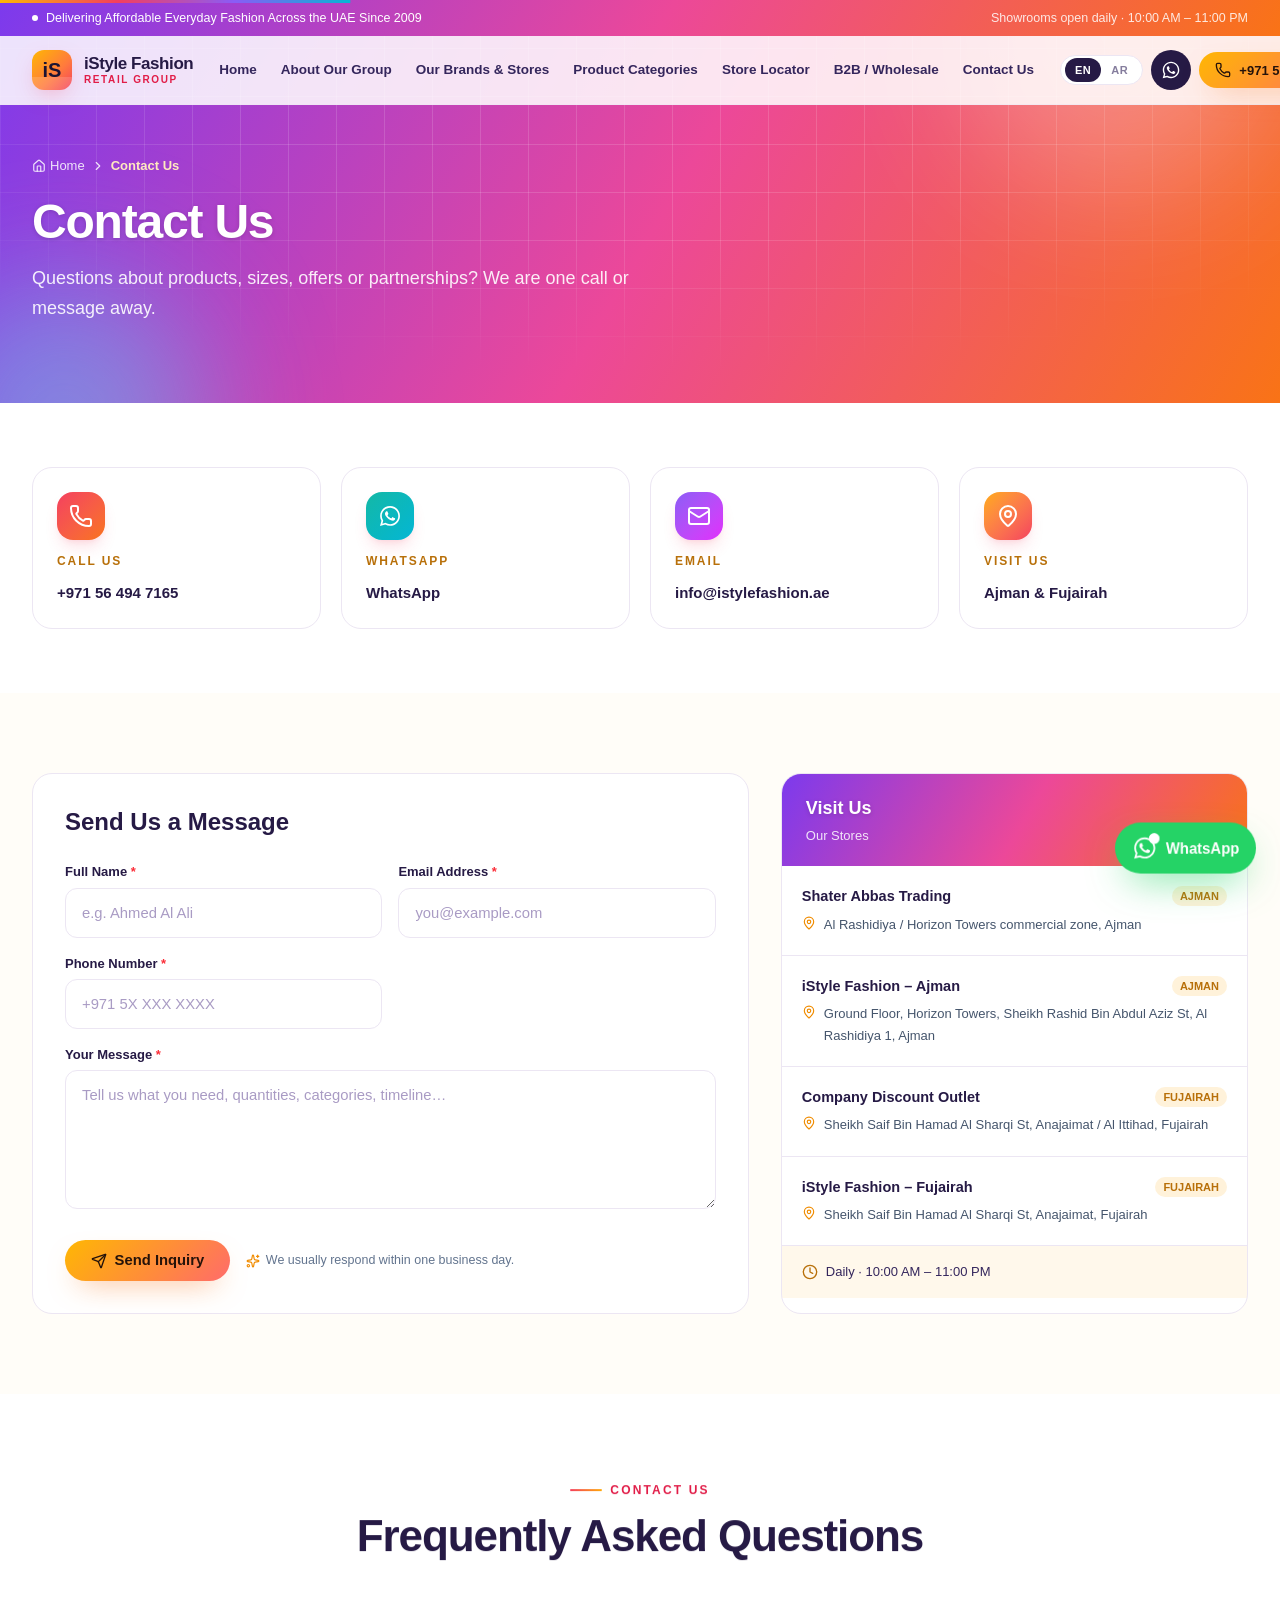
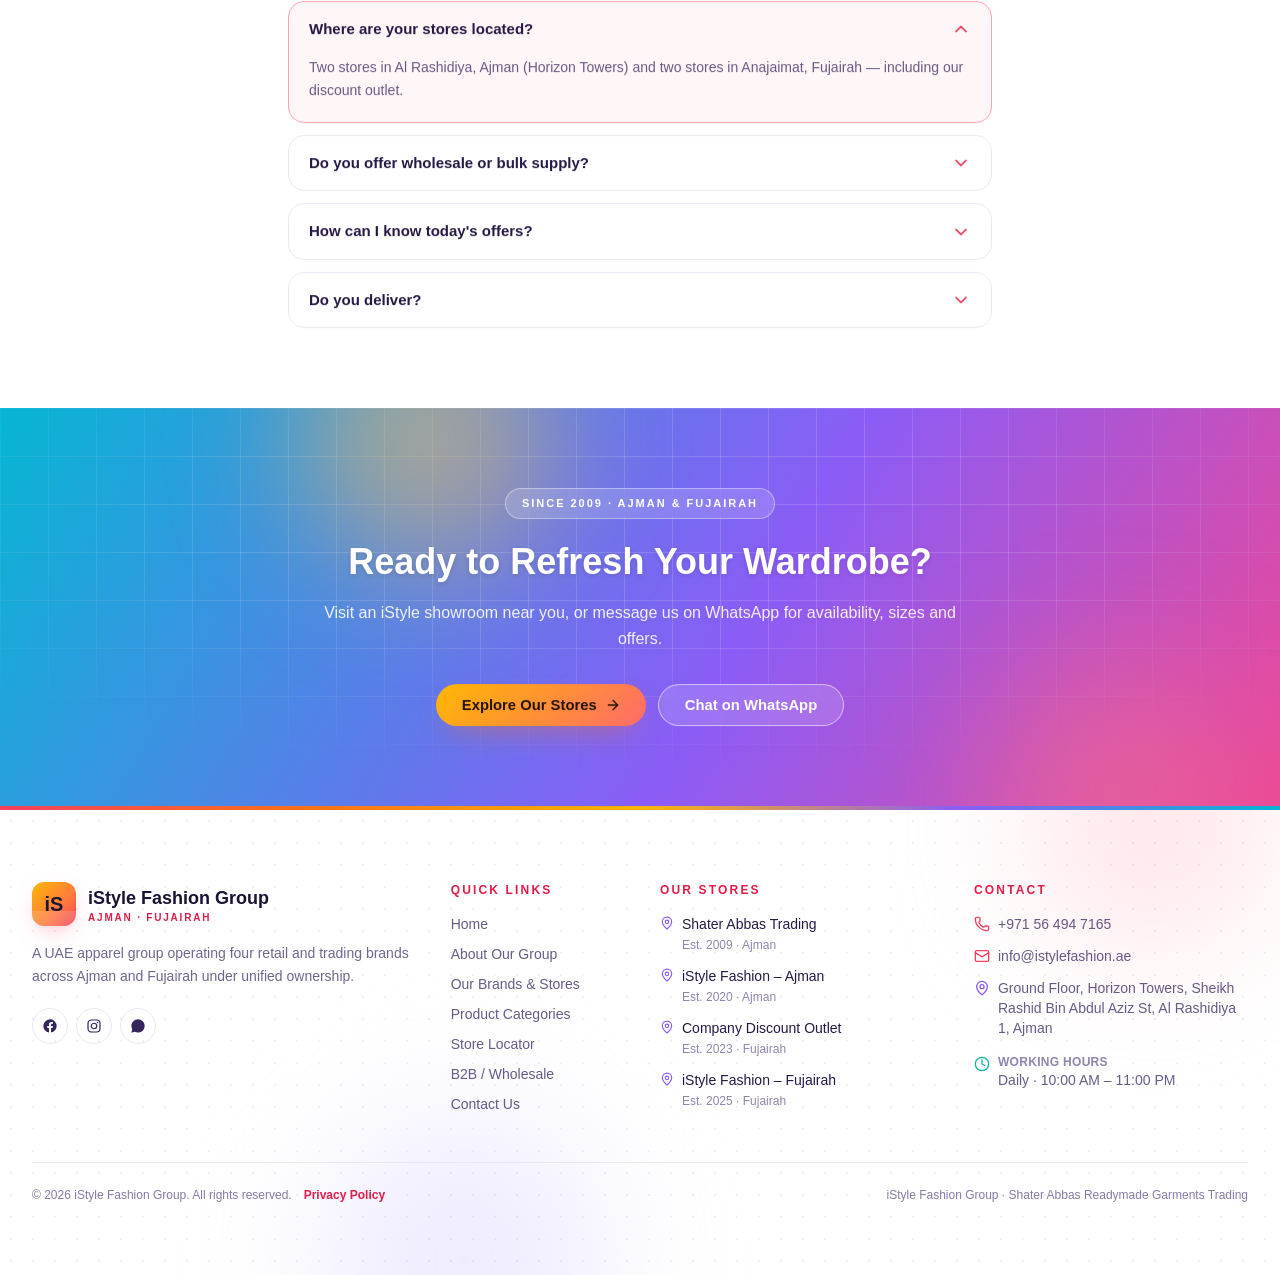
<file: contact/index.html>
<!DOCTYPE html><html lang="en" dir="ltr"><head><meta charSet="utf-8"/><meta name="viewport" content="width=device-width, initial-scale=1"/><link rel="preload" href="/_next/static/media/07c7676b89ed2778-s.p.2bn3s6zvc0dyp.woff2" as="font" crossorigin="" type="font/woff2"/><link rel="preload" href="/_next/static/media/32b2feed12f0ed96-s.p.1y712r_ow2ydl.woff2" as="font" crossorigin="" type="font/woff2"/><link rel="preload" href="/_next/static/media/9d036f80216c14ee-s.p.3u4lli0-axodc.woff2" as="font" crossorigin="" type="font/woff2"/><link rel="preload" href="/_next/static/media/f5e6f786bcaa2be4-s.p.30d2r2x65bwdm.woff2" as="font" crossorigin="" type="font/woff2"/><link rel="stylesheet" href="/_next/static/chunks/0_dawdo-wj4n7.css" data-precedence="next"/><link rel="preload" as="script" fetchPriority="low" href="/_next/static/chunks/310vm2bl3xxpt.js"/><script src="/_next/static/chunks/1wnov70f88xjy.js" async=""></script><script src="/_next/static/chunks/2olo2e9e-_esu.js" async=""></script><script src="/_next/static/chunks/0c98xzjfks9hq.js" async=""></script><script src="/_next/static/chunks/turbopack-2u1d16houkiyo.js" async=""></script><script src="/_next/static/chunks/0vz5c-9-1f3vv.js" async=""></script><script src="/_next/static/chunks/1jcwq3_rjknba.js" async=""></script><script src="/_next/static/chunks/398f_1uz80opz.js" async=""></script><script src="/_next/static/chunks/40gbz3w4c30fe.js" async=""></script><script src="/_next/static/chunks/02ss5z7byy6eg.js" async=""></script><script src="/_next/static/chunks/3arwfv44d5wk_.js" async=""></script><script src="/_next/static/chunks/0n27xh_qht8at.js" async=""></script><meta name="theme-color" content="#f43f5e"/><title>Contact Us | iStyle Fashion Group</title><meta name="description" content="Contact iStyle Fashion Group — call or WhatsApp +971 56 494 7165, email info@istylefashion.ae, or visit our stores in Al Rashidiya Ajman and Anajaimat Fujairah."/><meta name="author" content="iStyle Fashion Group"/><link rel="manifest" href="/manifest.webmanifest"/><meta name="keywords" content="iStyle Fashion Ajman,Shater Abbas Garments,Fashion store Horizon Towers,Clothing store Fujairah Anajaimat,readymade garments Ajman,discount outlet Fujairah,wholesale garments UAE,clothing store Al Rashidiya Ajman"/><meta property="og:title" content="iStyle Fashion Group | Fashion Stores in Ajman &amp; Fujairah"/><meta property="og:description" content="Affordable everyday fashion across the UAE since 2009 — four brands in Ajman and Fujairah."/><meta property="og:site_name" content="iStyle Fashion Group"/><meta property="og:locale" content="en_AE"/><meta property="og:image" content="https://buyukofficial.github.io/og-image.jpg"/><meta property="og:image:width" content="1200"/><meta property="og:image:height" content="630"/><meta property="og:image:alt" content="iStyle Fashion Group — Fashion stores in Ajman &amp; Fujairah"/><meta property="og:type" content="website"/><meta name="twitter:card" content="summary_large_image"/><meta name="twitter:title" content="iStyle Fashion Group | Fashion Stores in Ajman &amp; Fujairah"/><meta name="twitter:description" content="Affordable everyday fashion across the UAE since 2009 — four brands in Ajman and Fujairah."/><meta name="twitter:image" content="https://buyukofficial.github.io/og-image.jpg"/><link rel="icon" href="/icon.svg"/><link rel="apple-touch-icon" href="/apple-touch-icon.png"/><meta name="next-size-adjust" content=""/><script src="/_next/static/chunks/0cz1d0mv5g_q7.js" noModule=""></script></head><body class="_0bjUvq_variable F9WnGq_variable QHC--G_variable antialiased"><div hidden=""><!--$--><!--/$--></div><noscript><style>#page-loader{display:none!important}</style></noscript><script type="application/ld+json">{"@context":"https://schema.org","@type":"Organization","name":"iStyle Fashion Group","alternateName":"Shater Abbas Readymade Garments Trading","description":"UAE apparel group operating four retail and trading brands across Ajman and Fujairah since 2009 — wholesale garment trading, multi-department fashion showrooms and an off-price discount outlet.","telephone":"+971564947165","email":"info@istylefashion.ae","foundingDate":"2009","slogan":"Delivering Affordable Everyday Fashion Across the UAE Since 2009","areaServed":["Ajman","Fujairah","United Arab Emirates"],"department":[{"@type":"ClothingStore","name":"Shater Abbas Readymade Garments Trading","address":{"@type":"PostalAddress","streetAddress":"Al Rashidiya / Horizon Towers commercial zone","addressLocality":"Ajman","addressCountry":"AE"},"openingHours":"Mo-Su 10:00-23:00"},{"@type":"ClothingStore","name":"iStyle Fashion – Flagship Store, Ajman","address":{"@type":"PostalAddress","streetAddress":"Ground Floor, Horizon Towers, Sheikh Rashid Bin Abdul Aziz St, Al Rashidiya 1","addressLocality":"Ajman","addressCountry":"AE"},"telephone":"+971564947165","openingHours":"Mo-Su 10:00-23:00"},{"@type":"ClothingStore","name":"Company Discount Outlet","address":{"@type":"PostalAddress","streetAddress":"Sheikh Saif Bin Hamad Al Sharqi St, Anajaimat / Al Ittihad","addressLocality":"Fujairah","addressCountry":"AE"},"openingHours":"Mo-Su 10:00-00:00"},{"@type":"ClothingStore","name":"iStyle Fashion – Showroom, Fujairah","address":{"@type":"PostalAddress","streetAddress":"Sheikh Saif Bin Hamad Al Sharqi St, Anajaimat","addressLocality":"Fujairah","addressCountry":"AE"},"openingHours":"Mo-Su 10:00-23:00"}]}</script><div id="page-loader" class="fixed inset-0 z-[90] grid place-items-center bg-navy-950" style="opacity:1"><div class="grid-pattern absolute inset-0" aria-hidden="true"></div><div class="relative flex flex-col items-center gap-6"><div style="opacity:0;transform:scale(0.85)"><span class="relative grid shrink-0 place-items-center overflow-hidden rounded-xl bg-[linear-gradient(135deg,#FFB703_0%,#FF7A3D_60%,#F43F5E_100%)] shadow-[0_8px_24px_-10px_rgba(244,63,94,0.6)] h-16 w-16" aria-hidden="true"><span class="font-display text-lg font-bold leading-none text-navy-950 sm:text-xl">iS</span><span class="absolute inset-x-0 bottom-0 h-1/3 bg-white/15"></span></span></div><p class="font-display text-lg font-semibold tracking-wide text-white" style="opacity:0;transform:translateY(8px)">iStyle Fashion <span class="gold-text">Group</span></p><div class="h-0.5 w-40 overflow-hidden rounded-full bg-white/15" aria-hidden="true"><div class="h-full w-full bg-[linear-gradient(90deg,#FFB703,#F43F5E,#8B5CF6)]" style="transform:translateX(-100%)"></div></div></div></div><div aria-hidden="true" class="fixed inset-x-0 top-0 z-[60] h-[3px] origin-left bg-[linear-gradient(90deg,#FFB703,#F43F5E,#8B5CF6,#06B6D4)]" style="transform:scaleX(0)"></div><header class="fixed inset-x-0 top-0 z-50"><div class="grad-sunset hidden text-white md:block"><div class="container-x flex h-9 items-center justify-between text-[12.5px]"><p class="flex items-center gap-2 font-medium"><span class="inline-block h-1.5 w-1.5 rounded-full bg-white"></span>Delivering Affordable Everyday Fashion Across the UAE Since 2009</p><p class="text-white/85">Showrooms open daily · 10:00 AM – 11:00 PM</p></div></div><div class="transition-all duration-300 glass border-b border-line/60"><div class="container-x flex h-[68px] items-center justify-between gap-4"><a class="group flex shrink-0 items-center gap-3 whitespace-nowrap" aria-label="iStyle Fashion Group — Home" href="/"><span class="relative grid shrink-0 place-items-center overflow-hidden rounded-xl bg-[linear-gradient(135deg,#FFB703_0%,#FF7A3D_60%,#F43F5E_100%)] shadow-[0_8px_24px_-10px_rgba(244,63,94,0.6)] h-10 w-10" aria-hidden="true"><span class="font-display text-lg font-bold leading-none text-navy-950 sm:text-xl">iS</span><span class="absolute inset-x-0 bottom-0 h-1/3 bg-white/15"></span></span><span class="flex flex-col leading-tight"><span class="font-display text-[17px] font-semibold tracking-tight text-navy-900">iStyle Fashion</span><span class="text-[10px] font-semibold tracking-[0.16em] text-rose-600 uppercase">Retail Group</span></span></a><nav class="hidden items-center gap-1 xl:flex" aria-label="Primary"><a class="relative whitespace-nowrap rounded-full px-2.5 py-2 text-[13.5px] font-semibold transition-colors text-navy-800 hover:text-rose-600" href="/">Home</a><a class="relative whitespace-nowrap rounded-full px-2.5 py-2 text-[13.5px] font-semibold transition-colors text-navy-800 hover:text-rose-600" href="/about/">About Our Group</a><a class="relative whitespace-nowrap rounded-full px-2.5 py-2 text-[13.5px] font-semibold transition-colors text-navy-800 hover:text-rose-600" href="/brands/">Our Brands &amp; Stores</a><a class="relative whitespace-nowrap rounded-full px-2.5 py-2 text-[13.5px] font-semibold transition-colors text-navy-800 hover:text-rose-600" href="/products/">Product Categories</a><a class="relative whitespace-nowrap rounded-full px-2.5 py-2 text-[13.5px] font-semibold transition-colors text-navy-800 hover:text-rose-600" href="/stores/">Store Locator</a><a class="relative whitespace-nowrap rounded-full px-2.5 py-2 text-[13.5px] font-semibold transition-colors text-navy-800 hover:text-rose-600" href="/wholesale/">B2B / Wholesale</a><a class="relative whitespace-nowrap rounded-full px-2.5 py-2 text-[13.5px] font-semibold transition-colors text-navy-800 hover:text-rose-600" href="/contact/">Contact Us</a></nav><div class="flex items-center gap-2"><div class="flex items-center rounded-full border border-line bg-white px-1 py-0.5" aria-label="Language"><button type="button" class="rounded-full px-2.5 py-1 text-[11px] font-bold tracking-wider transition-colors bg-navy-900 text-white">EN</button><button type="button" class="rounded-full px-2.5 py-1 text-[11px] font-bold tracking-wider transition-colors text-navy-800/60 hover:text-navy-900">AR</button></div><a href="https://wa.me/971564947165?text=Hello!%20I&#x27;d%20like%20to%20know%20more%20about%20your%20stores." target="_blank" rel="noopener noreferrer" class="hidden h-10 w-10 place-items-center rounded-full bg-navy-900 text-white transition-all hover:-translate-y-0.5 hover:bg-rose-600 sm:grid" aria-label="Chat on WhatsApp"><svg viewBox="0 0 24 24" fill="currentColor" class="h-5 w-5" aria-hidden="true"><path d="M12.04 2C6.58 2 2.13 6.45 2.13 11.91c0 1.75.46 3.45 1.32 4.95L2 22l5.28-1.38a9.9 9.9 0 0 0 4.76 1.21h.01c5.46 0 9.91-4.45 9.91-9.91S17.5 2 12.04 2Zm0 18.15c-1.48 0-2.93-.4-4.2-1.15l-.3-.18-3.12.82.83-3.05-.2-.31a8.2 8.2 0 0 1-1.26-4.37c0-4.54 3.7-8.24 8.25-8.24 4.54 0 8.24 3.7 8.24 8.24s-3.7 8.24-8.24 8.24Zm4.52-6.16c-.25-.12-1.47-.72-1.7-.8-.23-.09-.39-.13-.56.12-.17.25-.64.8-.79.97-.14.16-.29.18-.54.06-.25-.12-1.05-.39-1.99-1.23-.74-.66-1.24-1.47-1.38-1.72-.15-.25-.02-.38.11-.5.11-.11.25-.29.37-.43.13-.15.17-.25.25-.41.08-.17.04-.31-.02-.43-.06-.12-.56-1.34-.76-1.84-.2-.48-.4-.42-.56-.43h-.47c-.17 0-.43.06-.66.31-.23.25-.87.85-.87 2.07 0 1.22.89 2.4 1.02 2.56.12.17 1.75 2.67 4.25 3.74.59.26 1.06.41 1.42.52.6.19 1.14.16 1.57.1.48-.07 1.47-.6 1.68-1.18.21-.58.21-1.07.15-1.18-.06-.1-.23-.16-.48-.28Z"></path></svg></a><a href="tel:+971564947165" class="btn btn-gold !py-2.5 !px-3 text-[13px] sm:!px-4"><svg xmlns="http://www.w3.org/2000/svg" width="24" height="24" viewBox="0 0 24 24" fill="none" stroke="currentColor" stroke-width="2" stroke-linecap="round" stroke-linejoin="round" class="lucide lucide-phone h-4 w-4" aria-hidden="true"><path d="M13.832 16.568a1 1 0 0 0 1.213-.303l.355-.465A2 2 0 0 1 17 15h3a2 2 0 0 1 2 2v3a2 2 0 0 1-2 2A18 18 0 0 1 2 4a2 2 0 0 1 2-2h3a2 2 0 0 1 2 2v3a2 2 0 0 1-.8 1.6l-.468.351a1 1 0 0 0-.292 1.233 14 14 0 0 0 6.392 6.384"></path></svg><span class="hidden md:inline" dir="ltr">+971 56 494 7165</span><span class="hidden sm:inline md:hidden">Call Now</span></a><button type="button" class="grid h-10 w-10 place-items-center rounded-full bg-navy-900 text-white transition-colors hover:bg-rose-600 xl:hidden" aria-label="Menu" aria-expanded="false"><svg xmlns="http://www.w3.org/2000/svg" width="24" height="24" viewBox="0 0 24 24" fill="none" stroke="currentColor" stroke-width="2" stroke-linecap="round" stroke-linejoin="round" class="lucide lucide-menu h-5 w-5" aria-hidden="true"><path d="M4 5h16"></path><path d="M4 12h16"></path><path d="M4 19h16"></path></svg></button></div></div></div></header><main><div style="opacity:0;transform:translateY(14px)"><section class="grad-sunset relative overflow-hidden pt-[124px] pb-14 md:pt-[156px] md:pb-20"><div class="grid-pattern absolute inset-0" aria-hidden="true"></div><div aria-hidden="true" class="absolute -top-32 end-0 h-80 w-80 rounded-full bg-white/25 blur-3xl"></div><div aria-hidden="true" class="absolute -bottom-40 -start-20 h-72 w-72 rounded-full bg-cyan-300/40 blur-3xl"></div><div class="container-x relative"><nav aria-label="Breadcrumb" class="flex items-center gap-1.5 text-[13px] text-white/85"><a class="flex items-center gap-1 transition-colors hover:text-white" href="/"><svg xmlns="http://www.w3.org/2000/svg" width="24" height="24" viewBox="0 0 24 24" fill="none" stroke="currentColor" stroke-width="2" stroke-linecap="round" stroke-linejoin="round" class="lucide lucide-house lucide-home h-3.5 w-3.5" aria-hidden="true"><path d="M15 21v-8a1 1 0 0 0-1-1h-4a1 1 0 0 0-1 1v8"></path><path d="M3 10a2 2 0 0 1 .709-1.528l7-6a2 2 0 0 1 2.582 0l7 6A2 2 0 0 1 21 10v9a2 2 0 0 1-2 2H5a2 2 0 0 1-2-2z"></path></svg>Home</a><svg xmlns="http://www.w3.org/2000/svg" width="24" height="24" viewBox="0 0 24 24" fill="none" stroke="currentColor" stroke-width="2" stroke-linecap="round" stroke-linejoin="round" class="lucide lucide-chevron-right h-3.5 w-3.5 rtl:rotate-180" aria-hidden="true"><path d="m9 18 6-6-6-6"></path></svg><span class="font-semibold text-gold-200">Contact Us</span></nav><h1 class="mt-5 max-w-3xl font-display text-[2.4rem] leading-[1.1] font-semibold tracking-tight text-white drop-shadow-sm sm:text-5xl">Contact Us</h1><p class="mt-4 max-w-2xl text-base leading-relaxed text-white/90 sm:text-lg">Questions about products, sizes, offers or partnerships? We are one call or message away.</p></div></section><section class="bg-white py-14 sm:py-16"><div class="container-x grid gap-5 sm:grid-cols-2 lg:grid-cols-4"><div style="opacity:0;transform:translateY(26px)"><a href="tel:+971564947165" rel="noopener noreferrer" class="card card-hover flex h-full flex-col items-start gap-3 p-6"><span class="grid h-12 w-12 place-items-center rounded-2xl bg-gradient-to-br from-rose-500 to-orange-500 text-white shadow-lg shadow-rose-500/15"><svg xmlns="http://www.w3.org/2000/svg" width="24" height="24" viewBox="0 0 24 24" fill="none" stroke="currentColor" stroke-width="2" stroke-linecap="round" stroke-linejoin="round" class="lucide lucide-phone h-6 w-6" aria-hidden="true"><path d="M13.832 16.568a1 1 0 0 0 1.213-.303l.355-.465A2 2 0 0 1 17 15h3a2 2 0 0 1 2 2v3a2 2 0 0 1-2 2A18 18 0 0 1 2 4a2 2 0 0 1 2-2h3a2 2 0 0 1 2 2v3a2 2 0 0 1-.8 1.6l-.468.351a1 1 0 0 0-.292 1.233 14 14 0 0 0 6.392 6.384"></path></svg></span><span class="text-[12px] font-bold tracking-[0.16em] text-gold-700 uppercase">Call Us</span><span class="text-[15px] font-semibold break-all text-navy-900" dir="ltr">+971 56 494 7165</span></a></div><div style="opacity:0;transform:translateY(26px)"><a href="https://wa.me/971564947165" target="_blank" rel="noopener noreferrer" class="card card-hover flex h-full flex-col items-start gap-3 p-6"><span class="grid h-12 w-12 place-items-center rounded-2xl bg-gradient-to-br from-teal-500 to-cyan-500 text-white shadow-lg shadow-rose-500/15"><svg viewBox="0 0 24 24" fill="currentColor" class="h-6 w-6" aria-hidden="true"><path d="M12.04 2C6.58 2 2.13 6.45 2.13 11.91c0 1.75.46 3.45 1.32 4.95L2 22l5.28-1.38a9.9 9.9 0 0 0 4.76 1.21h.01c5.46 0 9.91-4.45 9.91-9.91S17.5 2 12.04 2Zm0 18.15c-1.48 0-2.93-.4-4.2-1.15l-.3-.18-3.12.82.83-3.05-.2-.31a8.2 8.2 0 0 1-1.26-4.37c0-4.54 3.7-8.24 8.25-8.24 4.54 0 8.24 3.7 8.24 8.24s-3.7 8.24-8.24 8.24Zm4.52-6.16c-.25-.12-1.47-.72-1.7-.8-.23-.09-.39-.13-.56.12-.17.25-.64.8-.79.97-.14.16-.29.18-.54.06-.25-.12-1.05-.39-1.99-1.23-.74-.66-1.24-1.47-1.38-1.72-.15-.25-.02-.38.11-.5.11-.11.25-.29.37-.43.13-.15.17-.25.25-.41.08-.17.04-.31-.02-.43-.06-.12-.56-1.34-.76-1.84-.2-.48-.4-.42-.56-.43h-.47c-.17 0-.43.06-.66.31-.23.25-.87.85-.87 2.07 0 1.22.89 2.4 1.02 2.56.12.17 1.75 2.67 4.25 3.74.59.26 1.06.41 1.42.52.6.19 1.14.16 1.57.1.48-.07 1.47-.6 1.68-1.18.21-.58.21-1.07.15-1.18-.06-.1-.23-.16-.48-.28Z"></path></svg></span><span class="text-[12px] font-bold tracking-[0.16em] text-gold-700 uppercase">WhatsApp</span><span class="text-[15px] font-semibold break-all text-navy-900">WhatsApp</span></a></div><div style="opacity:0;transform:translateY(26px)"><a href="mailto:info@istylefashion.ae" rel="noopener noreferrer" class="card card-hover flex h-full flex-col items-start gap-3 p-6"><span class="grid h-12 w-12 place-items-center rounded-2xl bg-gradient-to-br from-violet-500 to-fuchsia-500 text-white shadow-lg shadow-rose-500/15"><svg xmlns="http://www.w3.org/2000/svg" width="24" height="24" viewBox="0 0 24 24" fill="none" stroke="currentColor" stroke-width="2" stroke-linecap="round" stroke-linejoin="round" class="lucide lucide-mail h-6 w-6" aria-hidden="true"><path d="m22 7-8.991 5.727a2 2 0 0 1-2.009 0L2 7"></path><rect x="2" y="4" width="20" height="16" rx="2"></rect></svg></span><span class="text-[12px] font-bold tracking-[0.16em] text-gold-700 uppercase">Email</span><span class="text-[15px] font-semibold break-all text-navy-900">info@istylefashion.ae</span></a></div><div style="opacity:0;transform:translateY(26px)"><a href="https://www.google.com/maps/search/?api=1&amp;query=Horizon%20Towers%2C%20Al%20Rashidiya%201%2C%20Ajman" target="_blank" rel="noopener noreferrer" class="card card-hover flex h-full flex-col items-start gap-3 p-6"><span class="grid h-12 w-12 place-items-center rounded-2xl bg-gradient-to-br from-gold-500 to-rose-500 text-white shadow-lg shadow-rose-500/15"><svg xmlns="http://www.w3.org/2000/svg" width="24" height="24" viewBox="0 0 24 24" fill="none" stroke="currentColor" stroke-width="2" stroke-linecap="round" stroke-linejoin="round" class="lucide lucide-map-pin h-6 w-6" aria-hidden="true"><path d="M20 10c0 4.993-5.539 10.193-7.399 11.799a1 1 0 0 1-1.202 0C9.539 20.193 4 14.993 4 10a8 8 0 0 1 16 0"></path><circle cx="12" cy="10" r="3"></circle></svg></span><span class="text-[12px] font-bold tracking-[0.16em] text-gold-700 uppercase">Visit Us</span><span class="text-[15px] font-semibold break-all text-navy-900">Ajman &amp; Fujairah</span></a></div></div></section><section class="bg-paper py-16 sm:py-20"><div class="container-x grid gap-8 lg:grid-cols-5"><div class="lg:col-span-3"><form noValidate="" class="card p-6 sm:p-8"><div class="mb-6"><h3 class="font-display text-2xl font-semibold text-navy-900">Send Us a Message</h3></div><div class="grid gap-4 sm:grid-cols-2"><label class="block sm:col-span-1"><span class="mb-1.5 block text-[13px] font-semibold text-navy-900">Full Name<!-- --> <span class="text-red-500">*</span></span><input type="text" class="field" placeholder="e.g. Ahmed Al Ali" autoComplete="name" value=""/></label><label class="block"><span class="mb-1.5 block text-[13px] font-semibold text-navy-900">Email Address<!-- --> <span class="text-red-500">*</span></span><input type="email" dir="ltr" class="field" placeholder="you@example.com" autoComplete="email" value=""/></label><label class="block"><span class="mb-1.5 block text-[13px] font-semibold text-navy-900">Phone Number<!-- --> <span class="text-red-500">*</span></span><input type="tel" dir="ltr" class="field" placeholder="+971 5X XXX XXXX" autoComplete="tel" value=""/></label><label class="block sm:col-span-2"><span class="mb-1.5 block text-[13px] font-semibold text-navy-900">Your Message<!-- --> <span class="text-red-500">*</span></span><textarea rows="5" class="field resize-y" placeholder="Tell us what you need, quantities, categories, timeline…"></textarea></label></div><div class="mt-6 flex flex-wrap items-center gap-4"><button type="submit" class="btn btn-gold"><svg xmlns="http://www.w3.org/2000/svg" width="24" height="24" viewBox="0 0 24 24" fill="none" stroke="currentColor" stroke-width="2" stroke-linecap="round" stroke-linejoin="round" class="lucide lucide-send h-4 w-4" aria-hidden="true"><path d="M14.536 21.686a.5.5 0 0 0 .937-.024l6.5-19a.496.496 0 0 0-.635-.635l-19 6.5a.5.5 0 0 0-.024.937l7.93 3.18a2 2 0 0 1 1.112 1.11z"></path><path d="m21.854 2.147-10.94 10.939"></path></svg>Send Inquiry</button><p class="flex items-center gap-1.5 text-[12.5px] text-slate-500"><svg xmlns="http://www.w3.org/2000/svg" width="24" height="24" viewBox="0 0 24 24" fill="none" stroke="currentColor" stroke-width="2" stroke-linecap="round" stroke-linejoin="round" class="lucide lucide-sparkles lucide-stars h-3.5 w-3.5 text-gold-600" aria-hidden="true"><path d="M11.017 2.814a1 1 0 0 1 1.966 0l1.051 5.558a2 2 0 0 0 1.594 1.594l5.558 1.051a1 1 0 0 1 0 1.966l-5.558 1.051a2 2 0 0 0-1.594 1.594l-1.051 5.558a1 1 0 0 1-1.966 0l-1.051-5.558a2 2 0 0 0-1.594-1.594l-5.558-1.051a1 1 0 0 1 0-1.966l5.558-1.051a2 2 0 0 0 1.594-1.594z"></path><path d="M20 2v4"></path><path d="M22 4h-4"></path><circle cx="4" cy="20" r="2"></circle></svg>We usually respond within one business day.</p></div></form></div><div class="lg:col-span-2" style="opacity:0;transform:translateY(26px)"><div class="card h-full overflow-hidden"><div class="grad-sunset px-6 py-5"><h3 class="font-display text-lg font-semibold text-white drop-shadow-sm">Visit Us</h3><p class="mt-1 text-[13px] text-white/85">Our Stores</p></div><ul class="divide-y divide-line"><li class="p-5"><a href="https://www.google.com/maps/search/?api=1&amp;query=Horizon%20Towers%2C%20Al%20Rashidiya%201%2C%20Ajman" target="_blank" rel="noopener noreferrer" class="group block"><span class="flex items-start justify-between gap-3"><span class="text-[14.5px] font-semibold text-navy-900 group-hover:text-gold-700">Shater Abbas Trading</span><span class="shrink-0 rounded-full bg-gold-500/15 px-2 py-0.5 text-[11px] font-bold text-gold-700 uppercase">Ajman</span></span><span class="mt-1.5 flex items-start gap-2 text-[13px] leading-relaxed text-slate-600"><svg xmlns="http://www.w3.org/2000/svg" width="24" height="24" viewBox="0 0 24 24" fill="none" stroke="currentColor" stroke-width="2" stroke-linecap="round" stroke-linejoin="round" class="lucide lucide-map-pin mt-0.5 h-3.5 w-3.5 shrink-0 text-gold-600" aria-hidden="true"><path d="M20 10c0 4.993-5.539 10.193-7.399 11.799a1 1 0 0 1-1.202 0C9.539 20.193 4 14.993 4 10a8 8 0 0 1 16 0"></path><circle cx="12" cy="10" r="3"></circle></svg>Al Rashidiya / Horizon Towers commercial zone, Ajman</span></a></li><li class="p-5"><a href="https://www.google.com/maps/search/?api=1&amp;query=Horizon%20Towers%2C%20Sheikh%20Rashid%20Bin%20Abdul%20Aziz%20St%2C%20Al%20Rashidiya%201%2C%20Ajman" target="_blank" rel="noopener noreferrer" class="group block"><span class="flex items-start justify-between gap-3"><span class="text-[14.5px] font-semibold text-navy-900 group-hover:text-gold-700">iStyle Fashion – Ajman</span><span class="shrink-0 rounded-full bg-gold-500/15 px-2 py-0.5 text-[11px] font-bold text-gold-700 uppercase">Ajman</span></span><span class="mt-1.5 flex items-start gap-2 text-[13px] leading-relaxed text-slate-600"><svg xmlns="http://www.w3.org/2000/svg" width="24" height="24" viewBox="0 0 24 24" fill="none" stroke="currentColor" stroke-width="2" stroke-linecap="round" stroke-linejoin="round" class="lucide lucide-map-pin mt-0.5 h-3.5 w-3.5 shrink-0 text-gold-600" aria-hidden="true"><path d="M20 10c0 4.993-5.539 10.193-7.399 11.799a1 1 0 0 1-1.202 0C9.539 20.193 4 14.993 4 10a8 8 0 0 1 16 0"></path><circle cx="12" cy="10" r="3"></circle></svg>Ground Floor, Horizon Towers, Sheikh Rashid Bin Abdul Aziz St, Al Rashidiya 1, Ajman</span></a></li><li class="p-5"><a href="https://www.google.com/maps/search/?api=1&amp;query=Sheikh%20Saif%20Bin%20Hamad%20Al%20Sharqi%20St%2C%20Anajaimat%2C%20Fujairah" target="_blank" rel="noopener noreferrer" class="group block"><span class="flex items-start justify-between gap-3"><span class="text-[14.5px] font-semibold text-navy-900 group-hover:text-gold-700">Company Discount Outlet</span><span class="shrink-0 rounded-full bg-gold-500/15 px-2 py-0.5 text-[11px] font-bold text-gold-700 uppercase">Fujairah</span></span><span class="mt-1.5 flex items-start gap-2 text-[13px] leading-relaxed text-slate-600"><svg xmlns="http://www.w3.org/2000/svg" width="24" height="24" viewBox="0 0 24 24" fill="none" stroke="currentColor" stroke-width="2" stroke-linecap="round" stroke-linejoin="round" class="lucide lucide-map-pin mt-0.5 h-3.5 w-3.5 shrink-0 text-gold-600" aria-hidden="true"><path d="M20 10c0 4.993-5.539 10.193-7.399 11.799a1 1 0 0 1-1.202 0C9.539 20.193 4 14.993 4 10a8 8 0 0 1 16 0"></path><circle cx="12" cy="10" r="3"></circle></svg>Sheikh Saif Bin Hamad Al Sharqi St, Anajaimat / Al Ittihad, Fujairah</span></a></li><li class="p-5"><a href="https://www.google.com/maps/search/?api=1&amp;query=Sheikh%20Saif%20Bin%20Hamad%20Al%20Sharqi%20St%2C%20Anajaimat%2C%20Fujairah" target="_blank" rel="noopener noreferrer" class="group block"><span class="flex items-start justify-between gap-3"><span class="text-[14.5px] font-semibold text-navy-900 group-hover:text-gold-700">iStyle Fashion – Fujairah</span><span class="shrink-0 rounded-full bg-gold-500/15 px-2 py-0.5 text-[11px] font-bold text-gold-700 uppercase">Fujairah</span></span><span class="mt-1.5 flex items-start gap-2 text-[13px] leading-relaxed text-slate-600"><svg xmlns="http://www.w3.org/2000/svg" width="24" height="24" viewBox="0 0 24 24" fill="none" stroke="currentColor" stroke-width="2" stroke-linecap="round" stroke-linejoin="round" class="lucide lucide-map-pin mt-0.5 h-3.5 w-3.5 shrink-0 text-gold-600" aria-hidden="true"><path d="M20 10c0 4.993-5.539 10.193-7.399 11.799a1 1 0 0 1-1.202 0C9.539 20.193 4 14.993 4 10a8 8 0 0 1 16 0"></path><circle cx="12" cy="10" r="3"></circle></svg>Sheikh Saif Bin Hamad Al Sharqi St, Anajaimat, Fujairah</span></a></li></ul><div class="flex items-center gap-2 border-t border-line bg-gold-500/8 px-5 py-4 text-[13px] text-navy-800"><svg xmlns="http://www.w3.org/2000/svg" width="24" height="24" viewBox="0 0 24 24" fill="none" stroke="currentColor" stroke-width="2" stroke-linecap="round" stroke-linejoin="round" class="lucide lucide-clock h-4 w-4 text-gold-700" aria-hidden="true"><circle cx="12" cy="12" r="10"></circle><path d="M12 6v6l4 2"></path></svg>Daily · 10:00 AM – 11:00 PM</div></div></div></div></section><section class="bg-white py-16 sm:py-20"><div class="container-x max-w-3xl"><div class="mx-auto max-w-3xl text-center" style="opacity:0;transform:translateY(26px)"><span class="eyebrow justify-center ">Contact Us</span><h2 class="mt-3 font-display text-3xl leading-[1.12] font-semibold tracking-tight sm:text-4xl lg:text-[2.75rem] text-navy-900">Frequently Asked Questions</h2></div><div class="mt-10" style="opacity:0;transform:translateY(26px)"><div class="grid gap-3"><div class="overflow-hidden rounded-2xl border transition-colors border-rose-300 bg-rose-50/60"><button type="button" aria-expanded="true" class="flex w-full items-center justify-between gap-4 px-5 py-4 text-start"><span class="text-[15px] font-semibold text-navy-900">Where are your stores located?</span><svg xmlns="http://www.w3.org/2000/svg" width="24" height="24" viewBox="0 0 24 24" fill="none" stroke="currentColor" stroke-width="2" stroke-linecap="round" stroke-linejoin="round" class="lucide lucide-chevron-down h-5 w-5 shrink-0 text-rose-500 transition-transform duration-300 rotate-180" aria-hidden="true"><path d="m6 9 6 6 6-6"></path></svg></button><div style="height:auto;opacity:1"><p class="px-5 pb-5 text-sm leading-relaxed text-navy-800/75">Two stores in Al Rashidiya, Ajman (Horizon Towers) and two stores in Anajaimat, Fujairah — including our discount outlet.</p></div></div><div class="overflow-hidden rounded-2xl border transition-colors border-line bg-white"><button type="button" aria-expanded="false" class="flex w-full items-center justify-between gap-4 px-5 py-4 text-start"><span class="text-[15px] font-semibold text-navy-900">Do you offer wholesale or bulk supply?</span><svg xmlns="http://www.w3.org/2000/svg" width="24" height="24" viewBox="0 0 24 24" fill="none" stroke="currentColor" stroke-width="2" stroke-linecap="round" stroke-linejoin="round" class="lucide lucide-chevron-down h-5 w-5 shrink-0 text-rose-500 transition-transform duration-300" aria-hidden="true"><path d="m6 9 6 6 6-6"></path></svg></button></div><div class="overflow-hidden rounded-2xl border transition-colors border-line bg-white"><button type="button" aria-expanded="false" class="flex w-full items-center justify-between gap-4 px-5 py-4 text-start"><span class="text-[15px] font-semibold text-navy-900">How can I know today&#x27;s offers?</span><svg xmlns="http://www.w3.org/2000/svg" width="24" height="24" viewBox="0 0 24 24" fill="none" stroke="currentColor" stroke-width="2" stroke-linecap="round" stroke-linejoin="round" class="lucide lucide-chevron-down h-5 w-5 shrink-0 text-rose-500 transition-transform duration-300" aria-hidden="true"><path d="m6 9 6 6 6-6"></path></svg></button></div><div class="overflow-hidden rounded-2xl border transition-colors border-line bg-white"><button type="button" aria-expanded="false" class="flex w-full items-center justify-between gap-4 px-5 py-4 text-start"><span class="text-[15px] font-semibold text-navy-900">Do you deliver?</span><svg xmlns="http://www.w3.org/2000/svg" width="24" height="24" viewBox="0 0 24 24" fill="none" stroke="currentColor" stroke-width="2" stroke-linecap="round" stroke-linejoin="round" class="lucide lucide-chevron-down h-5 w-5 shrink-0 text-rose-500 transition-transform duration-300" aria-hidden="true"><path d="m6 9 6 6 6-6"></path></svg></button></div></div></div></div></section><section class="grad-cool relative overflow-hidden py-16 sm:py-20"><div class="grid-pattern absolute inset-0" aria-hidden="true"></div><div aria-hidden="true" class="absolute -top-24 start-1/3 h-64 w-64 -translate-x-1/2 rounded-full bg-gold-400/50 blur-3xl"></div><div aria-hidden="true" class="absolute -bottom-28 end-10 h-64 w-64 rounded-full bg-rose-400/45 blur-3xl"></div><div class="container-x relative"><div class="mx-auto max-w-2xl text-center" style="opacity:0;transform:translateY(26px)"><span class="inline-flex items-center gap-2 rounded-full border border-white/40 bg-white/15 px-4 py-1.5 text-[11px] font-bold tracking-[0.18em] text-white uppercase backdrop-blur">Since 2009 · Ajman &amp; Fujairah</span><h2 class="mt-5 font-display text-3xl leading-tight font-semibold text-white drop-shadow-sm sm:text-4xl">Ready to Refresh Your Wardrobe?</h2><p class="mt-4 text-base leading-relaxed text-white/90">Visit an iStyle showroom near you, or message us on WhatsApp for availability, sizes and offers.</p><div class="mt-8 flex flex-wrap justify-center gap-3"><a class="btn btn-gold" href="/stores/">Explore Our Stores<svg xmlns="http://www.w3.org/2000/svg" width="24" height="24" viewBox="0 0 24 24" fill="none" stroke="currentColor" stroke-width="2" stroke-linecap="round" stroke-linejoin="round" class="lucide lucide-arrow-right h-4 w-4 rtl:rotate-180" aria-hidden="true"><path d="M5 12h14"></path><path d="m12 5 7 7-7 7"></path></svg></a><a href="https://wa.me/971564947165" target="_blank" rel="noopener noreferrer" class="btn btn-glass">Chat on WhatsApp</a></div></div></div></section><!--$--><!--/$--></div></main><footer class="relative overflow-hidden border-t-4 border-transparent bg-white [border-image:linear-gradient(90deg,#F43F5E,#F97316,#FFB703,#8B5CF6,#06B6D4)_1]"><div aria-hidden="true" class="absolute -top-28 right-0 h-64 w-64 rounded-full bg-rose-200/45 blur-3xl"></div><div aria-hidden="true" class="absolute -bottom-32 left-1/4 h-72 w-72 rounded-full bg-violet-200/45 blur-3xl"></div><div class="dot-pattern absolute inset-0 opacity-50" aria-hidden="true"></div><div class="container-x relative py-14 lg:py-18"><div class="grid gap-10 md:grid-cols-2 lg:grid-cols-12"><div class="lg:col-span-4"><div class="flex items-center gap-3"><span class="relative grid shrink-0 place-items-center overflow-hidden rounded-xl bg-[linear-gradient(135deg,#FFB703_0%,#FF7A3D_60%,#F43F5E_100%)] shadow-[0_8px_24px_-10px_rgba(244,63,94,0.6)] h-11 w-11" aria-hidden="true"><span class="font-display text-lg font-bold leading-none text-navy-950 sm:text-xl">iS</span><span class="absolute inset-x-0 bottom-0 h-1/3 bg-white/15"></span></span><div class="leading-tight"><p class="font-display text-lg font-semibold text-navy-950">iStyle Fashion Group</p><p class="text-[10px] font-semibold tracking-[0.18em] text-rose-600 uppercase">Ajman · Fujairah</p></div></div><p class="mt-4 max-w-sm text-sm leading-relaxed text-navy-800/70">A UAE apparel group operating four retail and trading brands across Ajman and Fujairah under unified ownership.</p><div class="mt-5 flex items-center gap-2"><a href="https://www.facebook.com/" target="_blank" rel="noopener noreferrer" aria-label="Facebook" class="grid h-9 w-9 place-items-center rounded-full border border-line text-navy-800 transition-all hover:border-rose-400 hover:bg-rose-50 hover:text-rose-600"><svg viewBox="0 0 24 24" fill="currentColor" class="h-4 w-4" aria-hidden="true"><path d="M22 12a10 10 0 1 0-11.56 9.88v-6.99H7.9V12h2.54V9.8c0-2.5 1.49-3.89 3.77-3.89 1.09 0 2.24.2 2.24.2v2.46h-1.26c-1.24 0-1.63.77-1.63 1.56V12h2.78l-.44 2.89h-2.34v6.99A10 10 0 0 0 22 12Z"></path></svg></a><a href="https://www.instagram.com/" target="_blank" rel="noopener noreferrer" aria-label="Instagram" class="grid h-9 w-9 place-items-center rounded-full border border-line text-navy-800 transition-all hover:border-violet-400 hover:bg-violet-50 hover:text-violet-600"><svg viewBox="0 0 24 24" fill="none" stroke="currentColor" stroke-width="1.8" class="h-4 w-4" aria-hidden="true"><rect x="3" y="3" width="18" height="18" rx="5.2"></rect><circle cx="12" cy="12" r="4.1"></circle><circle cx="17.3" cy="6.7" r="1.15" fill="currentColor" stroke="none"></circle></svg></a><a href="https://wa.me/971564947165" target="_blank" rel="noopener noreferrer" aria-label="WhatsApp" class="grid h-9 w-9 place-items-center rounded-full border border-line text-navy-800 transition-all hover:border-teal-400 hover:bg-teal-50 hover:text-teal-600"><svg viewBox="0 0 24 24" fill="currentColor" class="h-4 w-4" aria-hidden="true"><path d="M12.04 2C6.58 2 2.13 6.45 2.13 11.91c0 1.75.46 3.45 1.32 4.95L2 22l5.28-1.38a9.9 9.9 0 0 0 4.76 1.21h.01c5.46 0 9.91-4.45 9.91-9.91S17.5 2 12.04 2Zm4.52 12c-.25-.12-1.47-.72-1.7-.8-.23-.09-.39-.13-.56.12-.17.25-.64.8-.79.97-.14.16-.29.18-.54.06-.25-.12-1.05-.39-1.99-1.23-.74-.66-1.24-1.47-1.38-1.72-.15-.25-.02-.38.11-.5.11-.11.25-.29.37-.43.13-.15.17-.25.25-.41.08-.17.04-.31-.02-.43-.06-.12-.56-1.34-.76-1.84-.2-.48-.4-.42-.56-.43h-.47c-.17 0-.43.06-.66.31-.23.25-.87.85-.87 2.07 0 1.22.89 2.4 1.02 2.56.12.17 1.75 2.67 4.25 3.74.59.26 1.06.41 1.42.52.6.19 1.14.16 1.57.1.48-.07 1.47-.6 1.68-1.18.21-.58.21-1.07.15-1.18-.06-.1-.23-.16-.48-.28Z"></path></svg></a></div></div><nav class="lg:col-span-2" aria-label="Quick Links"><h3 class="text-xs font-bold tracking-[0.18em] text-rose-600 uppercase">Quick Links</h3><ul class="mt-4 space-y-2.5 text-sm"><li><a class="text-navy-800/75 transition-colors hover:text-rose-600" href="/">Home</a></li><li><a class="text-navy-800/75 transition-colors hover:text-rose-600" href="/about/">About Our Group</a></li><li><a class="text-navy-800/75 transition-colors hover:text-rose-600" href="/brands/">Our Brands &amp; Stores</a></li><li><a class="text-navy-800/75 transition-colors hover:text-rose-600" href="/products/">Product Categories</a></li><li><a class="text-navy-800/75 transition-colors hover:text-rose-600" href="/stores/">Store Locator</a></li><li><a class="text-navy-800/75 transition-colors hover:text-rose-600" href="/wholesale/">B2B / Wholesale</a></li><li><a class="text-navy-800/75 transition-colors hover:text-rose-600" href="/contact/">Contact Us</a></li></ul></nav><div class="lg:col-span-3"><h3 class="text-xs font-bold tracking-[0.18em] text-rose-600 uppercase">Our Stores</h3><ul class="mt-4 space-y-3 text-sm"><li><a href="https://www.google.com/maps/search/?api=1&amp;query=Horizon%20Towers%2C%20Al%20Rashidiya%201%2C%20Ajman" target="_blank" rel="noopener noreferrer" class="group flex items-start gap-2 text-navy-800/75 transition-colors hover:text-rose-600"><svg xmlns="http://www.w3.org/2000/svg" width="24" height="24" viewBox="0 0 24 24" fill="none" stroke="currentColor" stroke-width="2" stroke-linecap="round" stroke-linejoin="round" class="lucide lucide-map-pin mt-0.5 h-3.5 w-3.5 shrink-0 text-violet-500" aria-hidden="true"><path d="M20 10c0 4.993-5.539 10.193-7.399 11.799a1 1 0 0 1-1.202 0C9.539 20.193 4 14.993 4 10a8 8 0 0 1 16 0"></path><circle cx="12" cy="10" r="3"></circle></svg><span><span class="block font-medium text-navy-900 group-hover:text-rose-600">Shater Abbas Trading</span><span class="text-xs text-navy-700/60">Est.<!-- --> <!-- -->2009<!-- --> · <!-- -->Ajman</span></span></a></li><li><a href="https://www.google.com/maps/search/?api=1&amp;query=Horizon%20Towers%2C%20Sheikh%20Rashid%20Bin%20Abdul%20Aziz%20St%2C%20Al%20Rashidiya%201%2C%20Ajman" target="_blank" rel="noopener noreferrer" class="group flex items-start gap-2 text-navy-800/75 transition-colors hover:text-rose-600"><svg xmlns="http://www.w3.org/2000/svg" width="24" height="24" viewBox="0 0 24 24" fill="none" stroke="currentColor" stroke-width="2" stroke-linecap="round" stroke-linejoin="round" class="lucide lucide-map-pin mt-0.5 h-3.5 w-3.5 shrink-0 text-violet-500" aria-hidden="true"><path d="M20 10c0 4.993-5.539 10.193-7.399 11.799a1 1 0 0 1-1.202 0C9.539 20.193 4 14.993 4 10a8 8 0 0 1 16 0"></path><circle cx="12" cy="10" r="3"></circle></svg><span><span class="block font-medium text-navy-900 group-hover:text-rose-600">iStyle Fashion – Ajman</span><span class="text-xs text-navy-700/60">Est.<!-- --> <!-- -->2020<!-- --> · <!-- -->Ajman</span></span></a></li><li><a href="https://www.google.com/maps/search/?api=1&amp;query=Sheikh%20Saif%20Bin%20Hamad%20Al%20Sharqi%20St%2C%20Anajaimat%2C%20Fujairah" target="_blank" rel="noopener noreferrer" class="group flex items-start gap-2 text-navy-800/75 transition-colors hover:text-rose-600"><svg xmlns="http://www.w3.org/2000/svg" width="24" height="24" viewBox="0 0 24 24" fill="none" stroke="currentColor" stroke-width="2" stroke-linecap="round" stroke-linejoin="round" class="lucide lucide-map-pin mt-0.5 h-3.5 w-3.5 shrink-0 text-violet-500" aria-hidden="true"><path d="M20 10c0 4.993-5.539 10.193-7.399 11.799a1 1 0 0 1-1.202 0C9.539 20.193 4 14.993 4 10a8 8 0 0 1 16 0"></path><circle cx="12" cy="10" r="3"></circle></svg><span><span class="block font-medium text-navy-900 group-hover:text-rose-600">Company Discount Outlet</span><span class="text-xs text-navy-700/60">Est.<!-- --> <!-- -->2023<!-- --> · <!-- -->Fujairah</span></span></a></li><li><a href="https://www.google.com/maps/search/?api=1&amp;query=Sheikh%20Saif%20Bin%20Hamad%20Al%20Sharqi%20St%2C%20Anajaimat%2C%20Fujairah" target="_blank" rel="noopener noreferrer" class="group flex items-start gap-2 text-navy-800/75 transition-colors hover:text-rose-600"><svg xmlns="http://www.w3.org/2000/svg" width="24" height="24" viewBox="0 0 24 24" fill="none" stroke="currentColor" stroke-width="2" stroke-linecap="round" stroke-linejoin="round" class="lucide lucide-map-pin mt-0.5 h-3.5 w-3.5 shrink-0 text-violet-500" aria-hidden="true"><path d="M20 10c0 4.993-5.539 10.193-7.399 11.799a1 1 0 0 1-1.202 0C9.539 20.193 4 14.993 4 10a8 8 0 0 1 16 0"></path><circle cx="12" cy="10" r="3"></circle></svg><span><span class="block font-medium text-navy-900 group-hover:text-rose-600">iStyle Fashion – Fujairah</span><span class="text-xs text-navy-700/60">Est.<!-- --> <!-- -->2025<!-- --> · <!-- -->Fujairah</span></span></a></li></ul></div><div class="lg:col-span-3"><h3 class="text-xs font-bold tracking-[0.18em] text-rose-600 uppercase">Contact</h3><ul class="mt-4 space-y-3 text-sm"><li><a href="tel:+971564947165" class="flex items-center gap-2 text-navy-800/75 transition-colors hover:text-rose-600"><svg xmlns="http://www.w3.org/2000/svg" width="24" height="24" viewBox="0 0 24 24" fill="none" stroke="currentColor" stroke-width="2" stroke-linecap="round" stroke-linejoin="round" class="lucide lucide-phone h-4 w-4 text-rose-500" aria-hidden="true"><path d="M13.832 16.568a1 1 0 0 0 1.213-.303l.355-.465A2 2 0 0 1 17 15h3a2 2 0 0 1 2 2v3a2 2 0 0 1-2 2A18 18 0 0 1 2 4a2 2 0 0 1 2-2h3a2 2 0 0 1 2 2v3a2 2 0 0 1-.8 1.6l-.468.351a1 1 0 0 0-.292 1.233 14 14 0 0 0 6.392 6.384"></path></svg><span dir="ltr">+971 56 494 7165</span></a></li><li><a href="mailto:info@istylefashion.ae" class="flex items-center gap-2 text-navy-800/75 transition-colors hover:text-rose-600"><svg xmlns="http://www.w3.org/2000/svg" width="24" height="24" viewBox="0 0 24 24" fill="none" stroke="currentColor" stroke-width="2" stroke-linecap="round" stroke-linejoin="round" class="lucide lucide-mail h-4 w-4 text-rose-500" aria-hidden="true"><path d="m22 7-8.991 5.727a2 2 0 0 1-2.009 0L2 7"></path><rect x="2" y="4" width="20" height="16" rx="2"></rect></svg>info@istylefashion.ae</a></li><li><a href="https://www.google.com/maps/search/?api=1&amp;query=Horizon%20Towers%2C%20Al%20Rashidiya%201%2C%20Ajman" target="_blank" rel="noopener noreferrer" class="flex items-start gap-2 text-navy-800/75 transition-colors hover:text-rose-600"><svg xmlns="http://www.w3.org/2000/svg" width="24" height="24" viewBox="0 0 24 24" fill="none" stroke="currentColor" stroke-width="2" stroke-linecap="round" stroke-linejoin="round" class="lucide lucide-map-pin mt-0.5 h-4 w-4 shrink-0 text-violet-500" aria-hidden="true"><path d="M20 10c0 4.993-5.539 10.193-7.399 11.799a1 1 0 0 1-1.202 0C9.539 20.193 4 14.993 4 10a8 8 0 0 1 16 0"></path><circle cx="12" cy="10" r="3"></circle></svg><span>Ground Floor, Horizon Towers, Sheikh Rashid Bin Abdul Aziz St, Al Rashidiya 1, Ajman</span></a></li><li class="flex items-start gap-2 pt-1 text-navy-800/75"><svg xmlns="http://www.w3.org/2000/svg" width="24" height="24" viewBox="0 0 24 24" fill="none" stroke="currentColor" stroke-width="2" stroke-linecap="round" stroke-linejoin="round" class="lucide lucide-clock mt-0.5 h-4 w-4 shrink-0 text-teal-500" aria-hidden="true"><circle cx="12" cy="12" r="10"></circle><path d="M12 6v6l4 2"></path></svg><span><span class="block text-xs font-semibold tracking-wide text-navy-700/60 uppercase">Working Hours</span>Daily · 10:00 AM – 11:00 PM</span></li></ul></div></div><div class="mt-12 flex flex-col items-center justify-between gap-3 border-t border-line pt-6 text-xs text-navy-700/65 sm:flex-row"><p class="flex flex-wrap items-center justify-center gap-x-3 gap-y-1 sm:justify-start"><span>© <!-- -->2026<!-- --> <!-- -->iStyle Fashion Group<!-- -->. <!-- -->All rights reserved.</span><a class="font-semibold text-rose-600 transition-colors hover:text-rose-700" href="/privacy/">Privacy Policy</a></p><p class="text-center sm:text-end">iStyle Fashion Group · Shater Abbas Readymade Garments Trading</p></div></div></footer><a href="https://wa.me/971564947165?text=Hello!%20I&#x27;d%20like%20to%20know%20more%20about%20your%20stores%20and%20offers." target="_blank" rel="noopener noreferrer" aria-label="WhatsApp" class="group fixed bottom-5 end-5 z-50 flex items-center gap-2 rounded-full bg-[#25D366] py-3 ps-4 pe-4 text-white shadow-[0_14px_38px_-12px_rgba(37,211,102,0.75)] transition-transform hover:-translate-y-1 sm:bottom-7 sm:end-7" style="opacity:0;transform:scale(0)"><span class="relative flex h-6 w-6 items-center justify-center"><svg viewBox="0 0 24 24" fill="currentColor" class="h-6 w-6" aria-hidden="true"><path d="M12.04 2C6.58 2 2.13 6.45 2.13 11.91c0 1.75.46 3.45 1.32 4.95L2 22l5.28-1.38a9.9 9.9 0 0 0 4.76 1.21h.01c5.46 0 9.91-4.45 9.91-9.91S17.5 2 12.04 2Zm0 18.15c-1.48 0-2.93-.4-4.2-1.15l-.3-.18-3.12.82.83-3.05-.2-.31a8.2 8.2 0 0 1-1.26-4.37c0-4.54 3.7-8.24 8.25-8.24 4.54 0 8.24 3.7 8.24 8.24s-3.7 8.24-8.24 8.24Zm4.52-6.16c-.25-.12-1.47-.72-1.7-.8-.23-.09-.39-.13-.56.12-.17.25-.64.8-.79.97-.14.16-.29.18-.54.06-.25-.12-1.05-.39-1.99-1.23-.74-.66-1.24-1.47-1.38-1.72-.15-.25-.02-.38.11-.5.11-.11.25-.29.37-.43.13-.15.17-.25.25-.41.08-.17.04-.31-.02-.43-.06-.12-.56-1.34-.76-1.84-.2-.48-.4-.42-.56-.43h-.47c-.17 0-.43.06-.66.31-.23.25-.87.85-.87 2.07 0 1.22.89 2.4 1.02 2.56.12.17 1.75 2.67 4.25 3.74.59.26 1.06.41 1.42.52.6.19 1.14.16 1.57.1.48-.07 1.47-.6 1.68-1.18.21-.58.21-1.07.15-1.18-.06-.1-.23-.16-.48-.28Z"></path></svg><span class="absolute -top-0.5 -end-0.5 h-2.5 w-2.5 animate-ping rounded-full bg-white/70"></span><span class="absolute -top-0.5 -end-0.5 h-2.5 w-2.5 rounded-full bg-white"></span></span><span class="hidden text-sm font-semibold sm:inline">WhatsApp</span></a><script id="_R_">(globalThis["TURBOPACK"] || (globalThis["TURBOPACK"] = [])).push({"otherChunks":["static/chunks/310vm2bl3xxpt.js","static/chunks/1wnov70f88xjy.js","static/chunks/2olo2e9e-_esu.js","static/chunks/0c98xzjfks9hq.js"],"runtimeModuleIds":[94553]});</script><script src="/_next/static/chunks/310vm2bl3xxpt.js" async=""></script><script>(self.__next_f=self.__next_f||[]).push([0])</script><script>self.__next_f.push([1,"1:\"$Sreact.fragment\"\n4:\"/_next/static/chunks/0vz5c-9-1f3vv.js\"\n5:\"/_next/static/chunks/1jcwq3_rjknba.js\"\n6:\"/_next/static/chunks/398f_1uz80opz.js\"\n7:\"/_next/static/chunks/40gbz3w4c30fe.js\"\n8:I[33499,[\"$4\",\"$5\",\"$6\",\"$7\"],\"I18nProvider\"]\n9:I[39392,[\"$4\",\"$5\",\"$6\",\"$7\"],\"default\"]\na:I[46083,[\"$4\",\"$5\",\"$6\",\"$7\"],\"default\"]\nb:I[2971,[\"$4\",\"$5\",\"$6\",\"$7\"],\"default\"]\nc:I[39756,[\"$4\",\"$5\",\"$6\",\"$7\"],\"default\"]\nd:\"/_next/static/chunks/02ss5z7byy6eg.js\"\ne:I[16868,[\"$4\",\"$5\",\"$6\",\"$7\",\"$d\"],\"default\"]\nf:I[37457,[\"$4\",\"$5\",\"$6\",\"$7\"],\"default\"]\n10:\"/_next/static/chunks/3arwfv44d5wk_.js\"\n11:I[29306,[\"$4\",\"$5\",\"$6\",\"$7\",\"$10\"],\"default\"]\n12:I[13642,[\"$4\",\"$5\",\"$6\",\"$7\"],\"default\"]\n13:I[56540,[\"$4\",\"$5\",\"$6\",\"$7\"],\"default\"]\n14:I[90715,[\"$4\",\"$5\",\"$6\",\"$7\"],\"default\"]\n18:\"/_next/static/chunks/0n27xh_qht8at.js\"\n19:I[73951,[\"$4\",\"$5\",\"$6\",\"$7\",\"$18\"],\"default\"]\n1a:I[97367,[\"$4\",\"$5\",\"$6\",\"$7\"],\"OutletBoundary\"]\n1b:\"$Sreact.suspense\"\n1d:\"ViewportBoundary\"\n1e:I[97367,[\"$4\",\"$5\",\"$6\",\"$7\"],\"$1d\"]\n20:\"MetadataBoundary\"\n21:I[97367,[\"$4\",\"$5\",\"$6\",\"$7\"],\"$20\"]\n23:I[68027,[\"$4\",\"$5\",\"$6\",\"$7\"],\"default\",1]\n:HL[\"/_next/static/chunks/0_dawdo-wj4n7.css\",\"style\"]\n:HL[\"/_next/static/media/07c7676b89ed2778-s.p.2bn3s6zvc0dyp.woff2\",\"font\",{\"crossOrigin\":\"\",\"type\":\"font/woff2\"}]\n:HL[\"/_next/static/media/32b2feed12f0ed96-s.p.1y712r_ow2ydl.woff2\",\"font\",{\"crossOrigin\":\"\",\"type\":\"font/woff2\"}]\n:HL[\"/_next/static/media/9d036f80216c14ee-s.p.3u4lli0-axodc.woff2\",\"font\",{\"crossOrigin\":\"\",\"type\":\"font/woff2\"}]\n:HL[\"/_next/static/media/f5e6f786bcaa2be4-s.p.30d2r2x65bwdm.woff2\",\"font\",{\"crossOrigin\":\"\",\"type\":\"font/woff2\"}]\n2:[\"$\",\"style\",null,{\"children\":\"#page-loader{display:none!important}\"}]\n3:T690,{\"@context\":\"https://schema.org\",\"@type\":\"Organization\",\"name\":\"iStyle Fashion Group\",\"alternateName\":\"Shater Abbas Readymade Garments Trading\",\"description\":\"UAE apparel group operating four retail and trading brands across Ajman and Fujairah since 2009 — wholesale garment trading, multi-department fashion showrooms and an off-price discount outlet.\",\"telephone\":\"+971564947165\",\"email\":\"info@istylefashion.ae\",\"foundingDate\":\"2009\",\"slogan\":\"Delivering Affordable Everyday Fashion Across the UAE Since 2009\",\"areaServed\":[\"Ajman\",\"Fujairah\",\"United Arab Emirates\"],\"department\":[{\"@type\":\"ClothingStore\",\"name\":\"Shater Abbas Readymade Garments Trading\",\"address\":{\"@type\":\"PostalAddress\",\"streetAddress\":\"Al Rashidiya / Horizon Towers commercial zone\",\"addressLocality\":\"Ajman\",\"addressCountry\":\"AE\"},\"openingHours\":\"Mo-Su 10:00-23:00\"},{\"@type\":\"ClothingStore\",\"name\":\"iStyle Fashion – Flagship Store, Ajman\",\"address\":{\"@type\":\"PostalAddress\",\"streetAddress\":\"Ground Floor, Horizon Towers, Sheikh Rashid Bin Abdul Aziz St, Al Rashidiya 1\",\"addressLocality\":\"Ajman\",\"addressCountry\":\"AE\"},\"telephone\":\"+971564947165\",\"openingHours\":\"Mo-Su 10:00-23:00\"},{\"@type\":\"ClothingStore\",\"name\":\"Company Discount Outlet\",\"address\":{\"@type\":\"PostalAddress\",\"streetAddress\":\"Sheikh Saif Bin Hamad Al Sharqi St, Anajaimat / Al Ittihad\",\"addressLocality\":\"Fujairah\",\"addressCountry\":\"AE\"},\"openingHours\":\"Mo-Su 10:00-00:00\"},{\"@type\":\"ClothingStore\",\"name\":\"iStyle Fashion – Showroom, Fujairah\",\"address\":{\"@type\":\"PostalAddress\",\"streetAddress\":\"Sheikh Saif Bin Hamad Al Sharqi St, Anajaimat\",\"addressLocality\":\"Fujairah\",\"addressCountry\":\"AE\"},\"openingHours\":\"Mo-Su 10:00-23:00\"}]}16:X\n17:[[\"children\",{\"s\":\"__PAGE__\",\"h\":512,\"d\":{\"r\":[\"$\",\"$1\",\"c\",{\"children\":[[\"$\",\"$L19\",null,{}],[[\"$\",\"script\",\"script-0\",{\"src\":\"/_next/static/chunks/0n27xh_qht8at.js\",\"async\":true,\"nonce\":\"$undefined\"}]],[\"$\",\"$L1a\",null,{\"children\":[\"$\",\"$1b\",null,{\"name\":\"Next.MetadataOutlet\",\"children\":\"$@1c\"}]}]]}],\"p\":false,\"v\":null}}]]\n15:[[\"children\",{\"s\":\"contact\",\"h\":512,\"d\":{\"r\":[\"$\",\"$1\",\"c\",{\"children\":[null,[\"$\",\"$Lc\",null,{\"parallelRouterKey\":\"children\",\"error\":\"$undefined\",\"errorStyles\":\"$undefined\",\"errorScripts\":\"$undefined\",\"template\":[\"$\",\"$Lf\",null,{}],\"templateStyles\":\"$undefined\",\"templateScripts\":\"$undefined\",\"notFound\":\"$undefined\",\"forbidden\":\"$undefined\",\"unauthorized\":\"$undefined\"}]]}],\"p\":false,\"v\":\"$16\"},\"c\":\"$Q17\"}]]\n0:{\"P\":null,\"c\":[\"\",\"contact\",\"\"],\"q\":\"\",\"i\":false,\"t\":{\"t\":{\"s\":\"\",\"h\":528,\"d\":{\"r\":[\"$\",\"$1\",\"c\",{\"children\":[[[\"$\",\"link\",\"0\",{\"rel\":\"stylesheet\",\"href\":\"/_next/static/chunks/0_dawdo-wj4n7.css\",\"precedence\":\"next\",\"crossOrigin\":\"$undefined\",\"nonce\":\"$undefined\"}],[\"$\",\"script\",\"script-0\",{\"src\":\"/_next/static/chunks/0vz5c-9-1f3vv.js\",\"async\":true,\"nonce\":\"$undefined\"}],[\"$\",\"script\",\"script-1\",{\"src\":\"/_next/static/chunks/1jcwq3_rjknba.js\",\"async\":true,\"nonce\":\"$undefined\"}],[\"$\",\"script\",\"script-2\",{\"src\":\"/_next/static/chunks/398f_1uz80opz.js\",\"async\":true,\"nonce\":\"$undefined\"}],[\"$\",\"script\",\"script-3\",{\"src\":\"/_next/static/chunks/40gbz3w4c30fe.js\",\"async\":true,\"nonce\":\"$undefined\"}]],[\"$\",\"html\",null,{\"lang\":\"en\",\"dir\":\"ltr\",\"suppressHydrationWarning\":true,\"children\":[\"$\",\"body\",null,{\"className\":\"_0bjUvq_variable F9WnGq_variable QHC--G_variable antialiased\",\"children\":[[\"$\",\"noscript\",null,{\"children\":\"$2\"}],[\"$\",\"script\",null,{\"type\":\"application/ld+json\",\"dangerouslySetInnerHTML\":{\"__html\":\"$3\"}}],[\"$\",\"$L8\",null,{\"children\":[[\"$\",\"$L9\",null,{}],[\"$\",\"$La\",null,{}],[\"$\",\"$Lb\",null,{}],[\"$\",\"main\",null,{\"children\":[\"$\",\"$Lc\",null,{\"parallelRouterKey\":\"children\",\"error\":\"$undefined\",\"errorStyles\":\"$undefined\",\"errorScripts\":\"$undefined\",\"template\":[\"$\",\"$Le\",null,{\"children\":[\"$\",\"$Lf\",null,{}]}],\"templateStyles\":[],\"templateScripts\":[[\"$\",\"script\",\"script-0\",{\"src\":\"/_next/static/chunks/02ss5z7byy6eg.js\",\"async\":true,\"nonce\":\"$undefined\"}]],\"notFound\":[[\"$\",\"$L11\",null,{}],[]],\"forbidden\":\"$undefined\",\"unauthorized\":\"$undefined\"}]}],[\"$\",\"$L12\",null,{}],[\"$\",\"$L13\",null,{}],[\"$\",\"$L14\",null,{}]]}]]}]}]]}],\"p\":false,\"v\":null},\"c\":\"$Q15\"},\"h\":{\"r\":[\"$\",\"$1\",\"h\",{\"children\":[null,[\"$\",\"$L1e\",null,{\"children\":\"$L1f\"}],[\"$\",\"$L21\",null,{\"children\":[[\"$\",\"div\",null,{\"hidden\":true,\"children\":[\"$\",\"$1b\",null,{\"name\":\"Next.Metadata\",\"children\":\"$L22\"}]}],null]}],[\"$\",\"meta\",null,{\"name\":\"next-size-adjust\",\"content\":\"\"}]]}],\"p\":false,\"v\":null}},\"m\":\"$undefined\",\"G\":[\"$23\",[[\"$\",\"link\",\"0\",{\"rel\":\"stylesheet\",\"href\":\"/_next/static/chunks/0_dawdo-wj4n7.css\",\"precedence\":\"next\",\"crossOrigin\":\"$undefined\",\"nonce\":\"$undefined\"}]]],\"S\":true,\"r\":\"$undefined\",\"s\":\"$undefined\",\"a\":\"$undefined\",\"l\":\"$undefined\",\"p\":\"$undefined\",\"d\":\"$undefined\",\"b\":\"V6jY_g35eHA6vWPgQHpeJ\"}\n16:C\n1f:[[\"$\",\"meta\",\"0\",{\"charSet\":\"utf-8\"}],[\"$\",\"meta\",\"1\",{\"name\":\"viewport\",\"content\":\"width=device-width, initial-scale=1\"}],[\"$\",\"meta\",\"2\",{\"name\":\"theme-color\",\"content\":\"#f43f5e\"}]]\n24:I[27201,[\"$4\",\"$5\",\"$6\",\"$7\"],\"IconMark\"]\n1c:null\n22:[[\"$\",\"title\",\"0\",{\"children\":\"Contact Us | iStyle Fashion Group\"}],[\"$\",\"meta\",\"1\",{\"name\":\"description\",\"content\":\"Contact iStyle Fashion Group — call or WhatsApp +971 56 494 7165, email info@istylefashion.ae, or visit our stores in Al Rashidiya Ajman and Anajaimat Fujairah.\"}],[\"$\",\"meta\",\"2\",{\"name\":\"author\",\"content\":\"iStyle Fashion Group\"}],[\"$\",\"link\",\"3\",{\"rel\":\"manifest\",\"href\":\"/manifest.webmanifest\",\"crossOrigin\":\"$undefined\"}],[\"$\",\"meta\",\"4\",{\"name\":\"keywords\",\"content\":\"iStyle Fashion Ajman,Shater Abbas Garments,Fashion store Horizon Towers,Clothing store Fujairah Anajaimat,readymade garments Ajman,discount outlet Fujairah,wholesale garments UAE,clothing store Al Rashidiya Ajman\"}],[\"$\",\"meta\",\"5\",{\"property\":\"og:title\",\"content\":\"iStyle Fashion Group | Fashion Stores in Ajman \u0026 Fujairah\"}],[\"$\",\"meta\",\"6\",{\"property\":\"og:description\",\"content\":\"Affordable everyday fashion across the UAE since 2009 — four brands in Ajman and Fujairah.\"}],[\"$\",\"meta\",\"7\",{\"property\":\"og:site_name\",\"content\":\"iStyle Fashion Group\"}],[\"$\",\"meta\",\"8\",{\"property\":\"og:locale\",\"content\":\"en_AE\"}],[\"$\",\"meta\",\"9\",{\"property\":\"og:image\",\"content\":\"https://buyukofficial.github.io/og-image.jpg\"}],[\"$\",\"meta\",\"10\",{\"property\":\"og:image:width\",\"content\":\"1200\"}],[\"$\",\"meta\",\"11\",{\"property\":\"og:image:height\",\"content\":\"630\"}],[\"$\",\"meta\",\"12\",{\"property\":\"og:image:alt\",\"content\":\"iStyle Fashion Group — Fashion stores in Ajman \u0026 Fujairah\"}],[\"$\",\"meta\",\"13\",{\"property\":\"og:type\",\"content\":\"website\"}],[\"$\",\"meta\",\"14\",{\"name\":\"twitter:card\",\"content\":\"summary_large_image\"}],[\"$\",\"meta\",\"15\",{\"name\":\"twitter:title\",\"content\":\"iStyle Fashion Group | Fashion Stores in Ajman \u0026 Fujairah\"}],[\"$\",\"meta\",\"16\",{\"name\":\"twitter:description\",\"content\":\"Affordable everyday fashion across the UAE since 2009 — four brands in Ajman and Fujairah.\"}],[\"$\",\"meta\",\"17\",{\"name\":\"twitter:image\",\"content\":\"https://buyukofficial.github.io/og-image.jpg\"}],[\"$\",\"link\",\"18\",{\"rel\":\"icon\",\"href\":\"/icon.svg\"}],[\"$\",\"link\",\"19\",{\"rel\":\"apple-touch-icon\",\"href\":\"/apple-touch-icon.png\"}],[\"$\",\"$L24\",\"20\",{}]]\n"])</script></body></html>
</file>
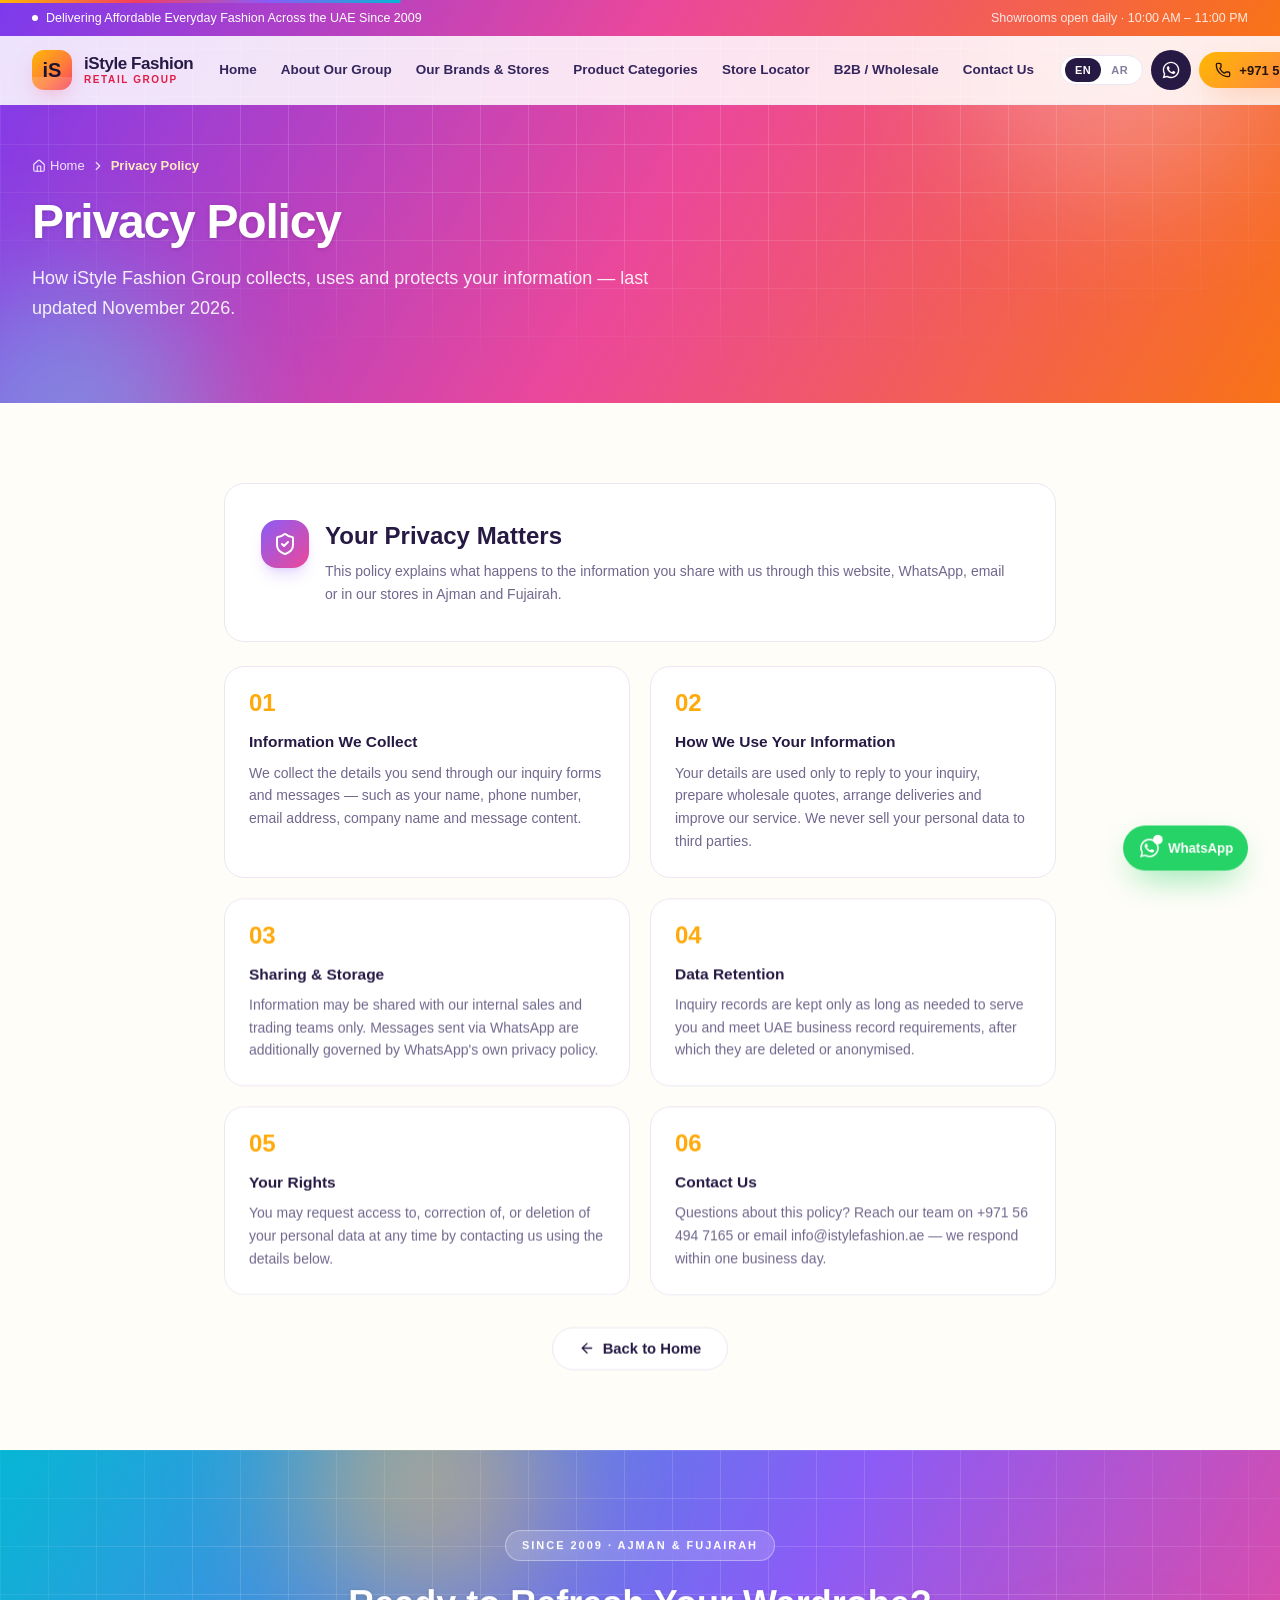
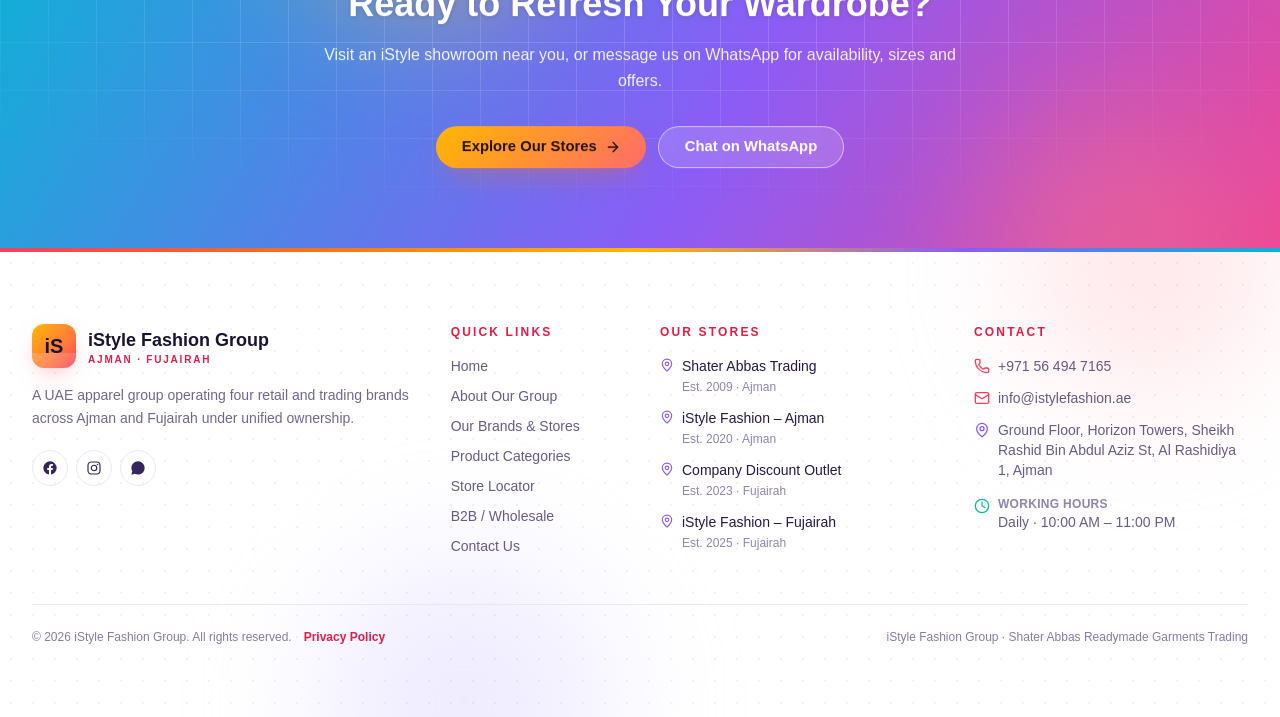
<file: privacy/index.html>
<!DOCTYPE html><html lang="en" dir="ltr"><head><meta charSet="utf-8"/><meta name="viewport" content="width=device-width, initial-scale=1"/><link rel="preload" href="/_next/static/media/07c7676b89ed2778-s.p.2bn3s6zvc0dyp.woff2" as="font" crossorigin="" type="font/woff2"/><link rel="preload" href="/_next/static/media/32b2feed12f0ed96-s.p.1y712r_ow2ydl.woff2" as="font" crossorigin="" type="font/woff2"/><link rel="preload" href="/_next/static/media/9d036f80216c14ee-s.p.3u4lli0-axodc.woff2" as="font" crossorigin="" type="font/woff2"/><link rel="preload" href="/_next/static/media/f5e6f786bcaa2be4-s.p.30d2r2x65bwdm.woff2" as="font" crossorigin="" type="font/woff2"/><link rel="stylesheet" href="/_next/static/chunks/0_dawdo-wj4n7.css" data-precedence="next"/><link rel="preload" as="script" fetchPriority="low" href="/_next/static/chunks/310vm2bl3xxpt.js"/><script src="/_next/static/chunks/1wnov70f88xjy.js" async=""></script><script src="/_next/static/chunks/2olo2e9e-_esu.js" async=""></script><script src="/_next/static/chunks/0c98xzjfks9hq.js" async=""></script><script src="/_next/static/chunks/turbopack-2u1d16houkiyo.js" async=""></script><script src="/_next/static/chunks/0vz5c-9-1f3vv.js" async=""></script><script src="/_next/static/chunks/1jcwq3_rjknba.js" async=""></script><script src="/_next/static/chunks/398f_1uz80opz.js" async=""></script><script src="/_next/static/chunks/40gbz3w4c30fe.js" async=""></script><script src="/_next/static/chunks/02ss5z7byy6eg.js" async=""></script><script src="/_next/static/chunks/3arwfv44d5wk_.js" async=""></script><script src="/_next/static/chunks/3-gke3laygxqi.js" async=""></script><meta name="theme-color" content="#f43f5e"/><title>Privacy Policy | iStyle Fashion Group</title><meta name="description" content="Privacy policy for iStyle Fashion Group — how we collect, use and protect your information across our Ajman and Fujairah stores and website."/><meta name="author" content="iStyle Fashion Group"/><link rel="manifest" href="/manifest.webmanifest"/><meta name="keywords" content="iStyle Fashion Ajman,Shater Abbas Garments,Fashion store Horizon Towers,Clothing store Fujairah Anajaimat,readymade garments Ajman,discount outlet Fujairah,wholesale garments UAE,clothing store Al Rashidiya Ajman"/><meta property="og:title" content="iStyle Fashion Group | Fashion Stores in Ajman &amp; Fujairah"/><meta property="og:description" content="Affordable everyday fashion across the UAE since 2009 — four brands in Ajman and Fujairah."/><meta property="og:site_name" content="iStyle Fashion Group"/><meta property="og:locale" content="en_AE"/><meta property="og:image" content="https://buyukofficial.github.io/og-image.jpg"/><meta property="og:image:width" content="1200"/><meta property="og:image:height" content="630"/><meta property="og:image:alt" content="iStyle Fashion Group — Fashion stores in Ajman &amp; Fujairah"/><meta property="og:type" content="website"/><meta name="twitter:card" content="summary_large_image"/><meta name="twitter:title" content="iStyle Fashion Group | Fashion Stores in Ajman &amp; Fujairah"/><meta name="twitter:description" content="Affordable everyday fashion across the UAE since 2009 — four brands in Ajman and Fujairah."/><meta name="twitter:image" content="https://buyukofficial.github.io/og-image.jpg"/><link rel="icon" href="/icon.svg"/><link rel="apple-touch-icon" href="/apple-touch-icon.png"/><meta name="next-size-adjust" content=""/><script src="/_next/static/chunks/0cz1d0mv5g_q7.js" noModule=""></script></head><body class="_0bjUvq_variable F9WnGq_variable QHC--G_variable antialiased"><div hidden=""><!--$--><!--/$--></div><noscript><style>#page-loader{display:none!important}</style></noscript><script type="application/ld+json">{"@context":"https://schema.org","@type":"Organization","name":"iStyle Fashion Group","alternateName":"Shater Abbas Readymade Garments Trading","description":"UAE apparel group operating four retail and trading brands across Ajman and Fujairah since 2009 — wholesale garment trading, multi-department fashion showrooms and an off-price discount outlet.","telephone":"+971564947165","email":"info@istylefashion.ae","foundingDate":"2009","slogan":"Delivering Affordable Everyday Fashion Across the UAE Since 2009","areaServed":["Ajman","Fujairah","United Arab Emirates"],"department":[{"@type":"ClothingStore","name":"Shater Abbas Readymade Garments Trading","address":{"@type":"PostalAddress","streetAddress":"Al Rashidiya / Horizon Towers commercial zone","addressLocality":"Ajman","addressCountry":"AE"},"openingHours":"Mo-Su 10:00-23:00"},{"@type":"ClothingStore","name":"iStyle Fashion – Flagship Store, Ajman","address":{"@type":"PostalAddress","streetAddress":"Ground Floor, Horizon Towers, Sheikh Rashid Bin Abdul Aziz St, Al Rashidiya 1","addressLocality":"Ajman","addressCountry":"AE"},"telephone":"+971564947165","openingHours":"Mo-Su 10:00-23:00"},{"@type":"ClothingStore","name":"Company Discount Outlet","address":{"@type":"PostalAddress","streetAddress":"Sheikh Saif Bin Hamad Al Sharqi St, Anajaimat / Al Ittihad","addressLocality":"Fujairah","addressCountry":"AE"},"openingHours":"Mo-Su 10:00-00:00"},{"@type":"ClothingStore","name":"iStyle Fashion – Showroom, Fujairah","address":{"@type":"PostalAddress","streetAddress":"Sheikh Saif Bin Hamad Al Sharqi St, Anajaimat","addressLocality":"Fujairah","addressCountry":"AE"},"openingHours":"Mo-Su 10:00-23:00"}]}</script><div id="page-loader" class="fixed inset-0 z-[90] grid place-items-center bg-navy-950" style="opacity:1"><div class="grid-pattern absolute inset-0" aria-hidden="true"></div><div class="relative flex flex-col items-center gap-6"><div style="opacity:0;transform:scale(0.85)"><span class="relative grid shrink-0 place-items-center overflow-hidden rounded-xl bg-[linear-gradient(135deg,#FFB703_0%,#FF7A3D_60%,#F43F5E_100%)] shadow-[0_8px_24px_-10px_rgba(244,63,94,0.6)] h-16 w-16" aria-hidden="true"><span class="font-display text-lg font-bold leading-none text-navy-950 sm:text-xl">iS</span><span class="absolute inset-x-0 bottom-0 h-1/3 bg-white/15"></span></span></div><p class="font-display text-lg font-semibold tracking-wide text-white" style="opacity:0;transform:translateY(8px)">iStyle Fashion <span class="gold-text">Group</span></p><div class="h-0.5 w-40 overflow-hidden rounded-full bg-white/15" aria-hidden="true"><div class="h-full w-full bg-[linear-gradient(90deg,#FFB703,#F43F5E,#8B5CF6)]" style="transform:translateX(-100%)"></div></div></div></div><div aria-hidden="true" class="fixed inset-x-0 top-0 z-[60] h-[3px] origin-left bg-[linear-gradient(90deg,#FFB703,#F43F5E,#8B5CF6,#06B6D4)]" style="transform:scaleX(0)"></div><header class="fixed inset-x-0 top-0 z-50"><div class="grad-sunset hidden text-white md:block"><div class="container-x flex h-9 items-center justify-between text-[12.5px]"><p class="flex items-center gap-2 font-medium"><span class="inline-block h-1.5 w-1.5 rounded-full bg-white"></span>Delivering Affordable Everyday Fashion Across the UAE Since 2009</p><p class="text-white/85">Showrooms open daily · 10:00 AM – 11:00 PM</p></div></div><div class="transition-all duration-300 glass border-b border-line/60"><div class="container-x flex h-[68px] items-center justify-between gap-4"><a class="group flex shrink-0 items-center gap-3 whitespace-nowrap" aria-label="iStyle Fashion Group — Home" href="/"><span class="relative grid shrink-0 place-items-center overflow-hidden rounded-xl bg-[linear-gradient(135deg,#FFB703_0%,#FF7A3D_60%,#F43F5E_100%)] shadow-[0_8px_24px_-10px_rgba(244,63,94,0.6)] h-10 w-10" aria-hidden="true"><span class="font-display text-lg font-bold leading-none text-navy-950 sm:text-xl">iS</span><span class="absolute inset-x-0 bottom-0 h-1/3 bg-white/15"></span></span><span class="flex flex-col leading-tight"><span class="font-display text-[17px] font-semibold tracking-tight text-navy-900">iStyle Fashion</span><span class="text-[10px] font-semibold tracking-[0.16em] text-rose-600 uppercase">Retail Group</span></span></a><nav class="hidden items-center gap-1 xl:flex" aria-label="Primary"><a class="relative whitespace-nowrap rounded-full px-2.5 py-2 text-[13.5px] font-semibold transition-colors text-navy-800 hover:text-rose-600" href="/">Home</a><a class="relative whitespace-nowrap rounded-full px-2.5 py-2 text-[13.5px] font-semibold transition-colors text-navy-800 hover:text-rose-600" href="/about/">About Our Group</a><a class="relative whitespace-nowrap rounded-full px-2.5 py-2 text-[13.5px] font-semibold transition-colors text-navy-800 hover:text-rose-600" href="/brands/">Our Brands &amp; Stores</a><a class="relative whitespace-nowrap rounded-full px-2.5 py-2 text-[13.5px] font-semibold transition-colors text-navy-800 hover:text-rose-600" href="/products/">Product Categories</a><a class="relative whitespace-nowrap rounded-full px-2.5 py-2 text-[13.5px] font-semibold transition-colors text-navy-800 hover:text-rose-600" href="/stores/">Store Locator</a><a class="relative whitespace-nowrap rounded-full px-2.5 py-2 text-[13.5px] font-semibold transition-colors text-navy-800 hover:text-rose-600" href="/wholesale/">B2B / Wholesale</a><a class="relative whitespace-nowrap rounded-full px-2.5 py-2 text-[13.5px] font-semibold transition-colors text-navy-800 hover:text-rose-600" href="/contact/">Contact Us</a></nav><div class="flex items-center gap-2"><div class="flex items-center rounded-full border border-line bg-white px-1 py-0.5" aria-label="Language"><button type="button" class="rounded-full px-2.5 py-1 text-[11px] font-bold tracking-wider transition-colors bg-navy-900 text-white">EN</button><button type="button" class="rounded-full px-2.5 py-1 text-[11px] font-bold tracking-wider transition-colors text-navy-800/60 hover:text-navy-900">AR</button></div><a href="https://wa.me/971564947165?text=Hello!%20I&#x27;d%20like%20to%20know%20more%20about%20your%20stores." target="_blank" rel="noopener noreferrer" class="hidden h-10 w-10 place-items-center rounded-full bg-navy-900 text-white transition-all hover:-translate-y-0.5 hover:bg-rose-600 sm:grid" aria-label="Chat on WhatsApp"><svg viewBox="0 0 24 24" fill="currentColor" class="h-5 w-5" aria-hidden="true"><path d="M12.04 2C6.58 2 2.13 6.45 2.13 11.91c0 1.75.46 3.45 1.32 4.95L2 22l5.28-1.38a9.9 9.9 0 0 0 4.76 1.21h.01c5.46 0 9.91-4.45 9.91-9.91S17.5 2 12.04 2Zm0 18.15c-1.48 0-2.93-.4-4.2-1.15l-.3-.18-3.12.82.83-3.05-.2-.31a8.2 8.2 0 0 1-1.26-4.37c0-4.54 3.7-8.24 8.25-8.24 4.54 0 8.24 3.7 8.24 8.24s-3.7 8.24-8.24 8.24Zm4.52-6.16c-.25-.12-1.47-.72-1.7-.8-.23-.09-.39-.13-.56.12-.17.25-.64.8-.79.97-.14.16-.29.18-.54.06-.25-.12-1.05-.39-1.99-1.23-.74-.66-1.24-1.47-1.38-1.72-.15-.25-.02-.38.11-.5.11-.11.25-.29.37-.43.13-.15.17-.25.25-.41.08-.17.04-.31-.02-.43-.06-.12-.56-1.34-.76-1.84-.2-.48-.4-.42-.56-.43h-.47c-.17 0-.43.06-.66.31-.23.25-.87.85-.87 2.07 0 1.22.89 2.4 1.02 2.56.12.17 1.75 2.67 4.25 3.74.59.26 1.06.41 1.42.52.6.19 1.14.16 1.57.1.48-.07 1.47-.6 1.68-1.18.21-.58.21-1.07.15-1.18-.06-.1-.23-.16-.48-.28Z"></path></svg></a><a href="tel:+971564947165" class="btn btn-gold !py-2.5 !px-3 text-[13px] sm:!px-4"><svg xmlns="http://www.w3.org/2000/svg" width="24" height="24" viewBox="0 0 24 24" fill="none" stroke="currentColor" stroke-width="2" stroke-linecap="round" stroke-linejoin="round" class="lucide lucide-phone h-4 w-4" aria-hidden="true"><path d="M13.832 16.568a1 1 0 0 0 1.213-.303l.355-.465A2 2 0 0 1 17 15h3a2 2 0 0 1 2 2v3a2 2 0 0 1-2 2A18 18 0 0 1 2 4a2 2 0 0 1 2-2h3a2 2 0 0 1 2 2v3a2 2 0 0 1-.8 1.6l-.468.351a1 1 0 0 0-.292 1.233 14 14 0 0 0 6.392 6.384"></path></svg><span class="hidden md:inline" dir="ltr">+971 56 494 7165</span><span class="hidden sm:inline md:hidden">Call Now</span></a><button type="button" class="grid h-10 w-10 place-items-center rounded-full bg-navy-900 text-white transition-colors hover:bg-rose-600 xl:hidden" aria-label="Menu" aria-expanded="false"><svg xmlns="http://www.w3.org/2000/svg" width="24" height="24" viewBox="0 0 24 24" fill="none" stroke="currentColor" stroke-width="2" stroke-linecap="round" stroke-linejoin="round" class="lucide lucide-menu h-5 w-5" aria-hidden="true"><path d="M4 5h16"></path><path d="M4 12h16"></path><path d="M4 19h16"></path></svg></button></div></div></div></header><main><div style="opacity:0;transform:translateY(14px)"><section class="grad-sunset relative overflow-hidden pt-[124px] pb-14 md:pt-[156px] md:pb-20"><div class="grid-pattern absolute inset-0" aria-hidden="true"></div><div aria-hidden="true" class="absolute -top-32 end-0 h-80 w-80 rounded-full bg-white/25 blur-3xl"></div><div aria-hidden="true" class="absolute -bottom-40 -start-20 h-72 w-72 rounded-full bg-cyan-300/40 blur-3xl"></div><div class="container-x relative"><nav aria-label="Breadcrumb" class="flex items-center gap-1.5 text-[13px] text-white/85"><a class="flex items-center gap-1 transition-colors hover:text-white" href="/"><svg xmlns="http://www.w3.org/2000/svg" width="24" height="24" viewBox="0 0 24 24" fill="none" stroke="currentColor" stroke-width="2" stroke-linecap="round" stroke-linejoin="round" class="lucide lucide-house lucide-home h-3.5 w-3.5" aria-hidden="true"><path d="M15 21v-8a1 1 0 0 0-1-1h-4a1 1 0 0 0-1 1v8"></path><path d="M3 10a2 2 0 0 1 .709-1.528l7-6a2 2 0 0 1 2.582 0l7 6A2 2 0 0 1 21 10v9a2 2 0 0 1-2 2H5a2 2 0 0 1-2-2z"></path></svg>Home</a><svg xmlns="http://www.w3.org/2000/svg" width="24" height="24" viewBox="0 0 24 24" fill="none" stroke="currentColor" stroke-width="2" stroke-linecap="round" stroke-linejoin="round" class="lucide lucide-chevron-right h-3.5 w-3.5 rtl:rotate-180" aria-hidden="true"><path d="m9 18 6-6-6-6"></path></svg><span class="font-semibold text-gold-200">Privacy Policy</span></nav><h1 class="mt-5 max-w-3xl font-display text-[2.4rem] leading-[1.1] font-semibold tracking-tight text-white drop-shadow-sm sm:text-5xl">Privacy Policy</h1><p class="mt-4 max-w-2xl text-base leading-relaxed text-white/90 sm:text-lg">How iStyle Fashion Group collects, uses and protects your information — last updated November 2026.</p></div></section><section class="bg-paper py-16 sm:py-20"><div class="container-x max-w-4xl"><div style="opacity:0;transform:translateY(26px)"><div class="card p-7 sm:p-9"><div class="flex items-start gap-4"><span class="grid h-12 w-12 shrink-0 place-items-center rounded-2xl bg-[linear-gradient(135deg,#8B5CF6,#EC4899)] text-white shadow-lg shadow-violet-500/20"><svg xmlns="http://www.w3.org/2000/svg" width="24" height="24" viewBox="0 0 24 24" fill="none" stroke="currentColor" stroke-width="2" stroke-linecap="round" stroke-linejoin="round" class="lucide lucide-shield-check h-6 w-6" aria-hidden="true"><path d="M20 13c0 5-3.5 7.5-7.66 8.95a1 1 0 0 1-.67-.01C7.5 20.5 4 18 4 13V6a1 1 0 0 1 1-1c2 0 4.5-1.2 6.24-2.72a1.17 1.17 0 0 1 1.52 0C14.51 3.81 17 5 19 5a1 1 0 0 1 1 1z"></path><path d="m9 12 2 2 4-4"></path></svg></span><div><h2 class="font-display text-2xl font-semibold text-navy-900">Your Privacy Matters</h2><p class="mt-2 text-sm leading-relaxed text-navy-800/70">This policy explains what happens to the information you share with us through this website, WhatsApp, email or in our stores in Ajman and Fujairah.</p></div></div></div></div><div class="mt-6 grid gap-5 sm:grid-cols-2"><div style="opacity:0;transform:translateY(26px)"><article class="card h-full p-6"><span class="font-display text-2xl leading-none font-semibold text-gold-500" dir="ltr">01</span><h3 class="mt-3 text-[15.5px] font-semibold text-navy-900">Information We Collect</h3><p class="mt-2 text-sm leading-relaxed text-navy-800/70">We collect the details you send through our inquiry forms and messages — such as your name, phone number, email address, company name and message content.</p></article></div><div style="opacity:0;transform:translateY(26px)"><article class="card h-full p-6"><span class="font-display text-2xl leading-none font-semibold text-gold-500" dir="ltr">02</span><h3 class="mt-3 text-[15.5px] font-semibold text-navy-900">How We Use Your Information</h3><p class="mt-2 text-sm leading-relaxed text-navy-800/70">Your details are used only to reply to your inquiry, prepare wholesale quotes, arrange deliveries and improve our service. We never sell your personal data to third parties.</p></article></div><div style="opacity:0;transform:translateY(26px)"><article class="card h-full p-6"><span class="font-display text-2xl leading-none font-semibold text-gold-500" dir="ltr">03</span><h3 class="mt-3 text-[15.5px] font-semibold text-navy-900">Sharing &amp; Storage</h3><p class="mt-2 text-sm leading-relaxed text-navy-800/70">Information may be shared with our internal sales and trading teams only. Messages sent via WhatsApp are additionally governed by WhatsApp&#x27;s own privacy policy.</p></article></div><div style="opacity:0;transform:translateY(26px)"><article class="card h-full p-6"><span class="font-display text-2xl leading-none font-semibold text-gold-500" dir="ltr">04</span><h3 class="mt-3 text-[15.5px] font-semibold text-navy-900">Data Retention</h3><p class="mt-2 text-sm leading-relaxed text-navy-800/70">Inquiry records are kept only as long as needed to serve you and meet UAE business record requirements, after which they are deleted or anonymised.</p></article></div><div style="opacity:0;transform:translateY(26px)"><article class="card h-full p-6"><span class="font-display text-2xl leading-none font-semibold text-gold-500" dir="ltr">05</span><h3 class="mt-3 text-[15.5px] font-semibold text-navy-900">Your Rights</h3><p class="mt-2 text-sm leading-relaxed text-navy-800/70">You may request access to, correction of, or deletion of your personal data at any time by contacting us using the details below.</p></article></div><div style="opacity:0;transform:translateY(26px)"><article class="card h-full p-6"><span class="font-display text-2xl leading-none font-semibold text-gold-500" dir="ltr">06</span><h3 class="mt-3 text-[15.5px] font-semibold text-navy-900">Contact Us</h3><p class="mt-2 text-sm leading-relaxed text-navy-800/70">Questions about this policy? Reach our team on +971 56 494 7165 or email info@istylefashion.ae — we respond within one business day.</p></article></div></div><div class="mt-8 text-center" style="opacity:0;transform:translateY(26px)"><a class="btn btn-ghost" href="/"><svg xmlns="http://www.w3.org/2000/svg" width="24" height="24" viewBox="0 0 24 24" fill="none" stroke="currentColor" stroke-width="2" stroke-linecap="round" stroke-linejoin="round" class="lucide lucide-arrow-left h-4 w-4 rtl:rotate-180" aria-hidden="true"><path d="m12 19-7-7 7-7"></path><path d="M19 12H5"></path></svg>Back to Home</a></div></div></section><section class="grad-cool relative overflow-hidden py-16 sm:py-20"><div class="grid-pattern absolute inset-0" aria-hidden="true"></div><div aria-hidden="true" class="absolute -top-24 start-1/3 h-64 w-64 -translate-x-1/2 rounded-full bg-gold-400/50 blur-3xl"></div><div aria-hidden="true" class="absolute -bottom-28 end-10 h-64 w-64 rounded-full bg-rose-400/45 blur-3xl"></div><div class="container-x relative"><div class="mx-auto max-w-2xl text-center" style="opacity:0;transform:translateY(26px)"><span class="inline-flex items-center gap-2 rounded-full border border-white/40 bg-white/15 px-4 py-1.5 text-[11px] font-bold tracking-[0.18em] text-white uppercase backdrop-blur">Since 2009 · Ajman &amp; Fujairah</span><h2 class="mt-5 font-display text-3xl leading-tight font-semibold text-white drop-shadow-sm sm:text-4xl">Ready to Refresh Your Wardrobe?</h2><p class="mt-4 text-base leading-relaxed text-white/90">Visit an iStyle showroom near you, or message us on WhatsApp for availability, sizes and offers.</p><div class="mt-8 flex flex-wrap justify-center gap-3"><a class="btn btn-gold" href="/stores/">Explore Our Stores<svg xmlns="http://www.w3.org/2000/svg" width="24" height="24" viewBox="0 0 24 24" fill="none" stroke="currentColor" stroke-width="2" stroke-linecap="round" stroke-linejoin="round" class="lucide lucide-arrow-right h-4 w-4 rtl:rotate-180" aria-hidden="true"><path d="M5 12h14"></path><path d="m12 5 7 7-7 7"></path></svg></a><a href="https://wa.me/971564947165" target="_blank" rel="noopener noreferrer" class="btn btn-glass">Chat on WhatsApp</a></div></div></div></section><!--$--><!--/$--></div></main><footer class="relative overflow-hidden border-t-4 border-transparent bg-white [border-image:linear-gradient(90deg,#F43F5E,#F97316,#FFB703,#8B5CF6,#06B6D4)_1]"><div aria-hidden="true" class="absolute -top-28 right-0 h-64 w-64 rounded-full bg-rose-200/45 blur-3xl"></div><div aria-hidden="true" class="absolute -bottom-32 left-1/4 h-72 w-72 rounded-full bg-violet-200/45 blur-3xl"></div><div class="dot-pattern absolute inset-0 opacity-50" aria-hidden="true"></div><div class="container-x relative py-14 lg:py-18"><div class="grid gap-10 md:grid-cols-2 lg:grid-cols-12"><div class="lg:col-span-4"><div class="flex items-center gap-3"><span class="relative grid shrink-0 place-items-center overflow-hidden rounded-xl bg-[linear-gradient(135deg,#FFB703_0%,#FF7A3D_60%,#F43F5E_100%)] shadow-[0_8px_24px_-10px_rgba(244,63,94,0.6)] h-11 w-11" aria-hidden="true"><span class="font-display text-lg font-bold leading-none text-navy-950 sm:text-xl">iS</span><span class="absolute inset-x-0 bottom-0 h-1/3 bg-white/15"></span></span><div class="leading-tight"><p class="font-display text-lg font-semibold text-navy-950">iStyle Fashion Group</p><p class="text-[10px] font-semibold tracking-[0.18em] text-rose-600 uppercase">Ajman · Fujairah</p></div></div><p class="mt-4 max-w-sm text-sm leading-relaxed text-navy-800/70">A UAE apparel group operating four retail and trading brands across Ajman and Fujairah under unified ownership.</p><div class="mt-5 flex items-center gap-2"><a href="https://www.facebook.com/" target="_blank" rel="noopener noreferrer" aria-label="Facebook" class="grid h-9 w-9 place-items-center rounded-full border border-line text-navy-800 transition-all hover:border-rose-400 hover:bg-rose-50 hover:text-rose-600"><svg viewBox="0 0 24 24" fill="currentColor" class="h-4 w-4" aria-hidden="true"><path d="M22 12a10 10 0 1 0-11.56 9.88v-6.99H7.9V12h2.54V9.8c0-2.5 1.49-3.89 3.77-3.89 1.09 0 2.24.2 2.24.2v2.46h-1.26c-1.24 0-1.63.77-1.63 1.56V12h2.78l-.44 2.89h-2.34v6.99A10 10 0 0 0 22 12Z"></path></svg></a><a href="https://www.instagram.com/" target="_blank" rel="noopener noreferrer" aria-label="Instagram" class="grid h-9 w-9 place-items-center rounded-full border border-line text-navy-800 transition-all hover:border-violet-400 hover:bg-violet-50 hover:text-violet-600"><svg viewBox="0 0 24 24" fill="none" stroke="currentColor" stroke-width="1.8" class="h-4 w-4" aria-hidden="true"><rect x="3" y="3" width="18" height="18" rx="5.2"></rect><circle cx="12" cy="12" r="4.1"></circle><circle cx="17.3" cy="6.7" r="1.15" fill="currentColor" stroke="none"></circle></svg></a><a href="https://wa.me/971564947165" target="_blank" rel="noopener noreferrer" aria-label="WhatsApp" class="grid h-9 w-9 place-items-center rounded-full border border-line text-navy-800 transition-all hover:border-teal-400 hover:bg-teal-50 hover:text-teal-600"><svg viewBox="0 0 24 24" fill="currentColor" class="h-4 w-4" aria-hidden="true"><path d="M12.04 2C6.58 2 2.13 6.45 2.13 11.91c0 1.75.46 3.45 1.32 4.95L2 22l5.28-1.38a9.9 9.9 0 0 0 4.76 1.21h.01c5.46 0 9.91-4.45 9.91-9.91S17.5 2 12.04 2Zm4.52 12c-.25-.12-1.47-.72-1.7-.8-.23-.09-.39-.13-.56.12-.17.25-.64.8-.79.97-.14.16-.29.18-.54.06-.25-.12-1.05-.39-1.99-1.23-.74-.66-1.24-1.47-1.38-1.72-.15-.25-.02-.38.11-.5.11-.11.25-.29.37-.43.13-.15.17-.25.25-.41.08-.17.04-.31-.02-.43-.06-.12-.56-1.34-.76-1.84-.2-.48-.4-.42-.56-.43h-.47c-.17 0-.43.06-.66.31-.23.25-.87.85-.87 2.07 0 1.22.89 2.4 1.02 2.56.12.17 1.75 2.67 4.25 3.74.59.26 1.06.41 1.42.52.6.19 1.14.16 1.57.1.48-.07 1.47-.6 1.68-1.18.21-.58.21-1.07.15-1.18-.06-.1-.23-.16-.48-.28Z"></path></svg></a></div></div><nav class="lg:col-span-2" aria-label="Quick Links"><h3 class="text-xs font-bold tracking-[0.18em] text-rose-600 uppercase">Quick Links</h3><ul class="mt-4 space-y-2.5 text-sm"><li><a class="text-navy-800/75 transition-colors hover:text-rose-600" href="/">Home</a></li><li><a class="text-navy-800/75 transition-colors hover:text-rose-600" href="/about/">About Our Group</a></li><li><a class="text-navy-800/75 transition-colors hover:text-rose-600" href="/brands/">Our Brands &amp; Stores</a></li><li><a class="text-navy-800/75 transition-colors hover:text-rose-600" href="/products/">Product Categories</a></li><li><a class="text-navy-800/75 transition-colors hover:text-rose-600" href="/stores/">Store Locator</a></li><li><a class="text-navy-800/75 transition-colors hover:text-rose-600" href="/wholesale/">B2B / Wholesale</a></li><li><a class="text-navy-800/75 transition-colors hover:text-rose-600" href="/contact/">Contact Us</a></li></ul></nav><div class="lg:col-span-3"><h3 class="text-xs font-bold tracking-[0.18em] text-rose-600 uppercase">Our Stores</h3><ul class="mt-4 space-y-3 text-sm"><li><a href="https://www.google.com/maps/search/?api=1&amp;query=Horizon%20Towers%2C%20Al%20Rashidiya%201%2C%20Ajman" target="_blank" rel="noopener noreferrer" class="group flex items-start gap-2 text-navy-800/75 transition-colors hover:text-rose-600"><svg xmlns="http://www.w3.org/2000/svg" width="24" height="24" viewBox="0 0 24 24" fill="none" stroke="currentColor" stroke-width="2" stroke-linecap="round" stroke-linejoin="round" class="lucide lucide-map-pin mt-0.5 h-3.5 w-3.5 shrink-0 text-violet-500" aria-hidden="true"><path d="M20 10c0 4.993-5.539 10.193-7.399 11.799a1 1 0 0 1-1.202 0C9.539 20.193 4 14.993 4 10a8 8 0 0 1 16 0"></path><circle cx="12" cy="10" r="3"></circle></svg><span><span class="block font-medium text-navy-900 group-hover:text-rose-600">Shater Abbas Trading</span><span class="text-xs text-navy-700/60">Est.<!-- --> <!-- -->2009<!-- --> · <!-- -->Ajman</span></span></a></li><li><a href="https://www.google.com/maps/search/?api=1&amp;query=Horizon%20Towers%2C%20Sheikh%20Rashid%20Bin%20Abdul%20Aziz%20St%2C%20Al%20Rashidiya%201%2C%20Ajman" target="_blank" rel="noopener noreferrer" class="group flex items-start gap-2 text-navy-800/75 transition-colors hover:text-rose-600"><svg xmlns="http://www.w3.org/2000/svg" width="24" height="24" viewBox="0 0 24 24" fill="none" stroke="currentColor" stroke-width="2" stroke-linecap="round" stroke-linejoin="round" class="lucide lucide-map-pin mt-0.5 h-3.5 w-3.5 shrink-0 text-violet-500" aria-hidden="true"><path d="M20 10c0 4.993-5.539 10.193-7.399 11.799a1 1 0 0 1-1.202 0C9.539 20.193 4 14.993 4 10a8 8 0 0 1 16 0"></path><circle cx="12" cy="10" r="3"></circle></svg><span><span class="block font-medium text-navy-900 group-hover:text-rose-600">iStyle Fashion – Ajman</span><span class="text-xs text-navy-700/60">Est.<!-- --> <!-- -->2020<!-- --> · <!-- -->Ajman</span></span></a></li><li><a href="https://www.google.com/maps/search/?api=1&amp;query=Sheikh%20Saif%20Bin%20Hamad%20Al%20Sharqi%20St%2C%20Anajaimat%2C%20Fujairah" target="_blank" rel="noopener noreferrer" class="group flex items-start gap-2 text-navy-800/75 transition-colors hover:text-rose-600"><svg xmlns="http://www.w3.org/2000/svg" width="24" height="24" viewBox="0 0 24 24" fill="none" stroke="currentColor" stroke-width="2" stroke-linecap="round" stroke-linejoin="round" class="lucide lucide-map-pin mt-0.5 h-3.5 w-3.5 shrink-0 text-violet-500" aria-hidden="true"><path d="M20 10c0 4.993-5.539 10.193-7.399 11.799a1 1 0 0 1-1.202 0C9.539 20.193 4 14.993 4 10a8 8 0 0 1 16 0"></path><circle cx="12" cy="10" r="3"></circle></svg><span><span class="block font-medium text-navy-900 group-hover:text-rose-600">Company Discount Outlet</span><span class="text-xs text-navy-700/60">Est.<!-- --> <!-- -->2023<!-- --> · <!-- -->Fujairah</span></span></a></li><li><a href="https://www.google.com/maps/search/?api=1&amp;query=Sheikh%20Saif%20Bin%20Hamad%20Al%20Sharqi%20St%2C%20Anajaimat%2C%20Fujairah" target="_blank" rel="noopener noreferrer" class="group flex items-start gap-2 text-navy-800/75 transition-colors hover:text-rose-600"><svg xmlns="http://www.w3.org/2000/svg" width="24" height="24" viewBox="0 0 24 24" fill="none" stroke="currentColor" stroke-width="2" stroke-linecap="round" stroke-linejoin="round" class="lucide lucide-map-pin mt-0.5 h-3.5 w-3.5 shrink-0 text-violet-500" aria-hidden="true"><path d="M20 10c0 4.993-5.539 10.193-7.399 11.799a1 1 0 0 1-1.202 0C9.539 20.193 4 14.993 4 10a8 8 0 0 1 16 0"></path><circle cx="12" cy="10" r="3"></circle></svg><span><span class="block font-medium text-navy-900 group-hover:text-rose-600">iStyle Fashion – Fujairah</span><span class="text-xs text-navy-700/60">Est.<!-- --> <!-- -->2025<!-- --> · <!-- -->Fujairah</span></span></a></li></ul></div><div class="lg:col-span-3"><h3 class="text-xs font-bold tracking-[0.18em] text-rose-600 uppercase">Contact</h3><ul class="mt-4 space-y-3 text-sm"><li><a href="tel:+971564947165" class="flex items-center gap-2 text-navy-800/75 transition-colors hover:text-rose-600"><svg xmlns="http://www.w3.org/2000/svg" width="24" height="24" viewBox="0 0 24 24" fill="none" stroke="currentColor" stroke-width="2" stroke-linecap="round" stroke-linejoin="round" class="lucide lucide-phone h-4 w-4 text-rose-500" aria-hidden="true"><path d="M13.832 16.568a1 1 0 0 0 1.213-.303l.355-.465A2 2 0 0 1 17 15h3a2 2 0 0 1 2 2v3a2 2 0 0 1-2 2A18 18 0 0 1 2 4a2 2 0 0 1 2-2h3a2 2 0 0 1 2 2v3a2 2 0 0 1-.8 1.6l-.468.351a1 1 0 0 0-.292 1.233 14 14 0 0 0 6.392 6.384"></path></svg><span dir="ltr">+971 56 494 7165</span></a></li><li><a href="mailto:info@istylefashion.ae" class="flex items-center gap-2 text-navy-800/75 transition-colors hover:text-rose-600"><svg xmlns="http://www.w3.org/2000/svg" width="24" height="24" viewBox="0 0 24 24" fill="none" stroke="currentColor" stroke-width="2" stroke-linecap="round" stroke-linejoin="round" class="lucide lucide-mail h-4 w-4 text-rose-500" aria-hidden="true"><path d="m22 7-8.991 5.727a2 2 0 0 1-2.009 0L2 7"></path><rect x="2" y="4" width="20" height="16" rx="2"></rect></svg>info@istylefashion.ae</a></li><li><a href="https://www.google.com/maps/search/?api=1&amp;query=Horizon%20Towers%2C%20Al%20Rashidiya%201%2C%20Ajman" target="_blank" rel="noopener noreferrer" class="flex items-start gap-2 text-navy-800/75 transition-colors hover:text-rose-600"><svg xmlns="http://www.w3.org/2000/svg" width="24" height="24" viewBox="0 0 24 24" fill="none" stroke="currentColor" stroke-width="2" stroke-linecap="round" stroke-linejoin="round" class="lucide lucide-map-pin mt-0.5 h-4 w-4 shrink-0 text-violet-500" aria-hidden="true"><path d="M20 10c0 4.993-5.539 10.193-7.399 11.799a1 1 0 0 1-1.202 0C9.539 20.193 4 14.993 4 10a8 8 0 0 1 16 0"></path><circle cx="12" cy="10" r="3"></circle></svg><span>Ground Floor, Horizon Towers, Sheikh Rashid Bin Abdul Aziz St, Al Rashidiya 1, Ajman</span></a></li><li class="flex items-start gap-2 pt-1 text-navy-800/75"><svg xmlns="http://www.w3.org/2000/svg" width="24" height="24" viewBox="0 0 24 24" fill="none" stroke="currentColor" stroke-width="2" stroke-linecap="round" stroke-linejoin="round" class="lucide lucide-clock mt-0.5 h-4 w-4 shrink-0 text-teal-500" aria-hidden="true"><circle cx="12" cy="12" r="10"></circle><path d="M12 6v6l4 2"></path></svg><span><span class="block text-xs font-semibold tracking-wide text-navy-700/60 uppercase">Working Hours</span>Daily · 10:00 AM – 11:00 PM</span></li></ul></div></div><div class="mt-12 flex flex-col items-center justify-between gap-3 border-t border-line pt-6 text-xs text-navy-700/65 sm:flex-row"><p class="flex flex-wrap items-center justify-center gap-x-3 gap-y-1 sm:justify-start"><span>© <!-- -->2026<!-- --> <!-- -->iStyle Fashion Group<!-- -->. <!-- -->All rights reserved.</span><a class="font-semibold text-rose-600 transition-colors hover:text-rose-700" href="/privacy/">Privacy Policy</a></p><p class="text-center sm:text-end">iStyle Fashion Group · Shater Abbas Readymade Garments Trading</p></div></div></footer><a href="https://wa.me/971564947165?text=Hello!%20I&#x27;d%20like%20to%20know%20more%20about%20your%20stores%20and%20offers." target="_blank" rel="noopener noreferrer" aria-label="WhatsApp" class="group fixed bottom-5 end-5 z-50 flex items-center gap-2 rounded-full bg-[#25D366] py-3 ps-4 pe-4 text-white shadow-[0_14px_38px_-12px_rgba(37,211,102,0.75)] transition-transform hover:-translate-y-1 sm:bottom-7 sm:end-7" style="opacity:0;transform:scale(0)"><span class="relative flex h-6 w-6 items-center justify-center"><svg viewBox="0 0 24 24" fill="currentColor" class="h-6 w-6" aria-hidden="true"><path d="M12.04 2C6.58 2 2.13 6.45 2.13 11.91c0 1.75.46 3.45 1.32 4.95L2 22l5.28-1.38a9.9 9.9 0 0 0 4.76 1.21h.01c5.46 0 9.91-4.45 9.91-9.91S17.5 2 12.04 2Zm0 18.15c-1.48 0-2.93-.4-4.2-1.15l-.3-.18-3.12.82.83-3.05-.2-.31a8.2 8.2 0 0 1-1.26-4.37c0-4.54 3.7-8.24 8.25-8.24 4.54 0 8.24 3.7 8.24 8.24s-3.7 8.24-8.24 8.24Zm4.52-6.16c-.25-.12-1.47-.72-1.7-.8-.23-.09-.39-.13-.56.12-.17.25-.64.8-.79.97-.14.16-.29.18-.54.06-.25-.12-1.05-.39-1.99-1.23-.74-.66-1.24-1.47-1.38-1.72-.15-.25-.02-.38.11-.5.11-.11.25-.29.37-.43.13-.15.17-.25.25-.41.08-.17.04-.31-.02-.43-.06-.12-.56-1.34-.76-1.84-.2-.48-.4-.42-.56-.43h-.47c-.17 0-.43.06-.66.31-.23.25-.87.85-.87 2.07 0 1.22.89 2.4 1.02 2.56.12.17 1.75 2.67 4.25 3.74.59.26 1.06.41 1.42.52.6.19 1.14.16 1.57.1.48-.07 1.47-.6 1.68-1.18.21-.58.21-1.07.15-1.18-.06-.1-.23-.16-.48-.28Z"></path></svg><span class="absolute -top-0.5 -end-0.5 h-2.5 w-2.5 animate-ping rounded-full bg-white/70"></span><span class="absolute -top-0.5 -end-0.5 h-2.5 w-2.5 rounded-full bg-white"></span></span><span class="hidden text-sm font-semibold sm:inline">WhatsApp</span></a><script id="_R_">(globalThis["TURBOPACK"] || (globalThis["TURBOPACK"] = [])).push({"otherChunks":["static/chunks/310vm2bl3xxpt.js","static/chunks/1wnov70f88xjy.js","static/chunks/2olo2e9e-_esu.js","static/chunks/0c98xzjfks9hq.js"],"runtimeModuleIds":[94553]});</script><script src="/_next/static/chunks/310vm2bl3xxpt.js" async=""></script><script>(self.__next_f=self.__next_f||[]).push([0])</script><script>self.__next_f.push([1,"1:\"$Sreact.fragment\"\n4:\"/_next/static/chunks/0vz5c-9-1f3vv.js\"\n5:\"/_next/static/chunks/1jcwq3_rjknba.js\"\n6:\"/_next/static/chunks/398f_1uz80opz.js\"\n7:\"/_next/static/chunks/40gbz3w4c30fe.js\"\n8:I[33499,[\"$4\",\"$5\",\"$6\",\"$7\"],\"I18nProvider\"]\n9:I[39392,[\"$4\",\"$5\",\"$6\",\"$7\"],\"default\"]\na:I[46083,[\"$4\",\"$5\",\"$6\",\"$7\"],\"default\"]\nb:I[2971,[\"$4\",\"$5\",\"$6\",\"$7\"],\"default\"]\nc:I[39756,[\"$4\",\"$5\",\"$6\",\"$7\"],\"default\"]\nd:\"/_next/static/chunks/02ss5z7byy6eg.js\"\ne:I[16868,[\"$4\",\"$5\",\"$6\",\"$7\",\"$d\"],\"default\"]\nf:I[37457,[\"$4\",\"$5\",\"$6\",\"$7\"],\"default\"]\n10:\"/_next/static/chunks/3arwfv44d5wk_.js\"\n11:I[29306,[\"$4\",\"$5\",\"$6\",\"$7\",\"$10\"],\"default\"]\n12:I[13642,[\"$4\",\"$5\",\"$6\",\"$7\"],\"default\"]\n13:I[56540,[\"$4\",\"$5\",\"$6\",\"$7\"],\"default\"]\n14:I[90715,[\"$4\",\"$5\",\"$6\",\"$7\"],\"default\"]\n18:\"/_next/static/chunks/3-gke3laygxqi.js\"\n19:I[5765,[\"$4\",\"$5\",\"$6\",\"$7\",\"$18\"],\"default\"]\n1a:I[97367,[\"$4\",\"$5\",\"$6\",\"$7\"],\"OutletBoundary\"]\n1b:\"$Sreact.suspense\"\n1d:\"ViewportBoundary\"\n1e:I[97367,[\"$4\",\"$5\",\"$6\",\"$7\"],\"$1d\"]\n20:\"MetadataBoundary\"\n21:I[97367,[\"$4\",\"$5\",\"$6\",\"$7\"],\"$20\"]\n23:I[68027,[\"$4\",\"$5\",\"$6\",\"$7\"],\"default\",1]\n:HL[\"/_next/static/chunks/0_dawdo-wj4n7.css\",\"style\"]\n:HL[\"/_next/static/media/07c7676b89ed2778-s.p.2bn3s6zvc0dyp.woff2\",\"font\",{\"crossOrigin\":\"\",\"type\":\"font/woff2\"}]\n:HL[\"/_next/static/media/32b2feed12f0ed96-s.p.1y712r_ow2ydl.woff2\",\"font\",{\"crossOrigin\":\"\",\"type\":\"font/woff2\"}]\n:HL[\"/_next/static/media/9d036f80216c14ee-s.p.3u4lli0-axodc.woff2\",\"font\",{\"crossOrigin\":\"\",\"type\":\"font/woff2\"}]\n:HL[\"/_next/static/media/f5e6f786bcaa2be4-s.p.30d2r2x65bwdm.woff2\",\"font\",{\"crossOrigin\":\"\",\"type\":\"font/woff2\"}]\n2:[\"$\",\"style\",null,{\"children\":\"#page-loader{display:none!important}\"}]\n3:T690,{\"@context\":\"https://schema.org\",\"@type\":\"Organization\",\"name\":\"iStyle Fashion Group\",\"alternateName\":\"Shater Abbas Readymade Garments Trading\",\"description\":\"UAE apparel group operating four retail and trading brands across Ajman and Fujairah since 2009 — wholesale garment trading, multi-department fashion showrooms and an off-price discount outlet.\",\"telephone\":\"+971564947165\",\"email\":\"info@istylefashion.ae\",\"foundingDate\":\"2009\",\"slogan\":\"Delivering Affordable Everyday Fashion Across the UAE Since 2009\",\"areaServed\":[\"Ajman\",\"Fujairah\",\"United Arab Emirates\"],\"department\":[{\"@type\":\"ClothingStore\",\"name\":\"Shater Abbas Readymade Garments Trading\",\"address\":{\"@type\":\"PostalAddress\",\"streetAddress\":\"Al Rashidiya / Horizon Towers commercial zone\",\"addressLocality\":\"Ajman\",\"addressCountry\":\"AE\"},\"openingHours\":\"Mo-Su 10:00-23:00\"},{\"@type\":\"ClothingStore\",\"name\":\"iStyle Fashion – Flagship Store, Ajman\",\"address\":{\"@type\":\"PostalAddress\",\"streetAddress\":\"Ground Floor, Horizon Towers, Sheikh Rashid Bin Abdul Aziz St, Al Rashidiya 1\",\"addressLocality\":\"Ajman\",\"addressCountry\":\"AE\"},\"telephone\":\"+971564947165\",\"openingHours\":\"Mo-Su 10:00-23:00\"},{\"@type\":\"ClothingStore\",\"name\":\"Company Discount Outlet\",\"address\":{\"@type\":\"PostalAddress\",\"streetAddress\":\"Sheikh Saif Bin Hamad Al Sharqi St, Anajaimat / Al Ittihad\",\"addressLocality\":\"Fujairah\",\"addressCountry\":\"AE\"},\"openingHours\":\"Mo-Su 10:00-00:00\"},{\"@type\":\"ClothingStore\",\"name\":\"iStyle Fashion – Showroom, Fujairah\",\"address\":{\"@type\":\"PostalAddress\",\"streetAddress\":\"Sheikh Saif Bin Hamad Al Sharqi St, Anajaimat\",\"addressLocality\":\"Fujairah\",\"addressCountry\":\"AE\"},\"openingHours\":\"Mo-Su 10:00-23:00\"}]}16:X\n17:[[\"children\",{\"s\":\"__PAGE__\",\"h\":512,\"d\":{\"r\":[\"$\",\"$1\",\"c\",{\"children\":[[\"$\",\"$L19\",null,{}],[[\"$\",\"script\",\"script-0\",{\"src\":\"/_next/static/chunks/3-gke3laygxqi.js\",\"async\":true,\"nonce\":\"$undefined\"}]],[\"$\",\"$L1a\",null,{\"children\":[\"$\",\"$1b\",null,{\"name\":\"Next.MetadataOutlet\",\"children\":\"$@1c\"}]}]]}],\"p\":false,\"v\":null}}]]\n15:[[\"children\",{\"s\":\"privacy\",\"h\":512,\"d\":{\"r\":[\"$\",\"$1\",\"c\",{\"children\":[null,[\"$\",\"$Lc\",null,{\"parallelRouterKey\":\"children\",\"error\":\"$undefined\",\"errorStyles\":\"$undefined\",\"errorScripts\":\"$undefined\",\"template\":[\"$\",\"$Lf\",null,{}],\"templateStyles\":\"$undefined\",\"templateScripts\":\"$undefined\",\"notFound\":\"$undefined\",\"forbidden\":\"$undefined\",\"unauthorized\":\"$undefined\"}]]}],\"p\":false,\"v\":\"$16\"},\"c\":\"$Q17\"}]]\n0:{\"P\":null,\"c\":[\"\",\"privacy\",\"\"],\"q\":\"\",\"i\":false,\"t\":{\"t\":{\"s\":\"\",\"h\":528,\"d\":{\"r\":[\"$\",\"$1\",\"c\",{\"children\":[[[\"$\",\"link\",\"0\",{\"rel\":\"stylesheet\",\"href\":\"/_next/static/chunks/0_dawdo-wj4n7.css\",\"precedence\":\"next\",\"crossOrigin\":\"$undefined\",\"nonce\":\"$undefined\"}],[\"$\",\"script\",\"script-0\",{\"src\":\"/_next/static/chunks/0vz5c-9-1f3vv.js\",\"async\":true,\"nonce\":\"$undefined\"}],[\"$\",\"script\",\"script-1\",{\"src\":\"/_next/static/chunks/1jcwq3_rjknba.js\",\"async\":true,\"nonce\":\"$undefined\"}],[\"$\",\"script\",\"script-2\",{\"src\":\"/_next/static/chunks/398f_1uz80opz.js\",\"async\":true,\"nonce\":\"$undefined\"}],[\"$\",\"script\",\"script-3\",{\"src\":\"/_next/static/chunks/40gbz3w4c30fe.js\",\"async\":true,\"nonce\":\"$undefined\"}]],[\"$\",\"html\",null,{\"lang\":\"en\",\"dir\":\"ltr\",\"suppressHydrationWarning\":true,\"children\":[\"$\",\"body\",null,{\"className\":\"_0bjUvq_variable F9WnGq_variable QHC--G_variable antialiased\",\"children\":[[\"$\",\"noscript\",null,{\"children\":\"$2\"}],[\"$\",\"script\",null,{\"type\":\"application/ld+json\",\"dangerouslySetInnerHTML\":{\"__html\":\"$3\"}}],[\"$\",\"$L8\",null,{\"children\":[[\"$\",\"$L9\",null,{}],[\"$\",\"$La\",null,{}],[\"$\",\"$Lb\",null,{}],[\"$\",\"main\",null,{\"children\":[\"$\",\"$Lc\",null,{\"parallelRouterKey\":\"children\",\"error\":\"$undefined\",\"errorStyles\":\"$undefined\",\"errorScripts\":\"$undefined\",\"template\":[\"$\",\"$Le\",null,{\"children\":[\"$\",\"$Lf\",null,{}]}],\"templateStyles\":[],\"templateScripts\":[[\"$\",\"script\",\"script-0\",{\"src\":\"/_next/static/chunks/02ss5z7byy6eg.js\",\"async\":true,\"nonce\":\"$undefined\"}]],\"notFound\":[[\"$\",\"$L11\",null,{}],[]],\"forbidden\":\"$undefined\",\"unauthorized\":\"$undefined\"}]}],[\"$\",\"$L12\",null,{}],[\"$\",\"$L13\",null,{}],[\"$\",\"$L14\",null,{}]]}]]}]}]]}],\"p\":false,\"v\":null},\"c\":\"$Q15\"},\"h\":{\"r\":[\"$\",\"$1\",\"h\",{\"children\":[null,[\"$\",\"$L1e\",null,{\"children\":\"$L1f\"}],[\"$\",\"$L21\",null,{\"children\":[[\"$\",\"div\",null,{\"hidden\":true,\"children\":[\"$\",\"$1b\",null,{\"name\":\"Next.Metadata\",\"children\":\"$L22\"}]}],null]}],[\"$\",\"meta\",null,{\"name\":\"next-size-adjust\",\"content\":\"\"}]]}],\"p\":false,\"v\":null}},\"m\":\"$undefined\",\"G\":[\"$23\",[[\"$\",\"link\",\"0\",{\"rel\":\"stylesheet\",\"href\":\"/_next/static/chunks/0_dawdo-wj4n7.css\",\"precedence\":\"next\",\"crossOrigin\":\"$undefined\",\"nonce\":\"$undefined\"}]]],\"S\":true,\"r\":\"$undefined\",\"s\":\"$undefined\",\"a\":\"$undefined\",\"l\":\"$undefined\",\"p\":\"$undefined\",\"d\":\"$undefined\",\"b\":\"V6jY_g35eHA6vWPgQHpeJ\"}\n16:C\n1f:[[\"$\",\"meta\",\"0\",{\"charSet\":\"utf-8\"}],[\"$\",\"meta\",\"1\",{\"name\":\"viewport\",\"content\":\"width=device-width, initial-scale=1\"}],[\"$\",\"meta\",\"2\",{\"name\":\"theme-color\",\"content\":\"#f43f5e\"}]]\n24:I[27201,[\"$4\",\"$5\",\"$6\",\"$7\"],\"IconMark\"]\n1c:null\n22:[[\"$\",\"title\",\"0\",{\"children\":\"Privacy Policy | iStyle Fashion Group\"}],[\"$\",\"meta\",\"1\",{\"name\":\"description\",\"content\":\"Privacy policy for iStyle Fashion Group — how we collect, use and protect your information across our Ajman and Fujairah stores and website.\"}],[\"$\",\"meta\",\"2\",{\"name\":\"author\",\"content\":\"iStyle Fashion Group\"}],[\"$\",\"link\",\"3\",{\"rel\":\"manifest\",\"href\":\"/manifest.webmanifest\",\"crossOrigin\":\"$undefined\"}],[\"$\",\"meta\",\"4\",{\"name\":\"keywords\",\"content\":\"iStyle Fashion Ajman,Shater Abbas Garments,Fashion store Horizon Towers,Clothing store Fujairah Anajaimat,readymade garments Ajman,discount outlet Fujairah,wholesale garments UAE,clothing store Al Rashidiya Ajman\"}],[\"$\",\"meta\",\"5\",{\"property\":\"og:title\",\"content\":\"iStyle Fashion Group | Fashion Stores in Ajman \u0026 Fujairah\"}],[\"$\",\"meta\",\"6\",{\"property\":\"og:description\",\"content\":\"Affordable everyday fashion across the UAE since 2009 — four brands in Ajman and Fujairah.\"}],[\"$\",\"meta\",\"7\",{\"property\":\"og:site_name\",\"content\":\"iStyle Fashion Group\"}],[\"$\",\"meta\",\"8\",{\"property\":\"og:locale\",\"content\":\"en_AE\"}],[\"$\",\"meta\",\"9\",{\"property\":\"og:image\",\"content\":\"https://buyukofficial.github.io/og-image.jpg\"}],[\"$\",\"meta\",\"10\",{\"property\":\"og:image:width\",\"content\":\"1200\"}],[\"$\",\"meta\",\"11\",{\"property\":\"og:image:height\",\"content\":\"630\"}],[\"$\",\"meta\",\"12\",{\"property\":\"og:image:alt\",\"content\":\"iStyle Fashion Group — Fashion stores in Ajman \u0026 Fujairah\"}],[\"$\",\"meta\",\"13\",{\"property\":\"og:type\",\"content\":\"website\"}],[\"$\",\"meta\",\"14\",{\"name\":\"twitter:card\",\"content\":\"summary_large_image\"}],[\"$\",\"meta\",\"15\",{\"name\":\"twitter:title\",\"content\":\"iStyle Fashion Group | Fashion Stores in Ajman \u0026 Fujairah\"}],[\"$\",\"meta\",\"16\",{\"name\":\"twitter:description\",\"content\":\"Affordable everyday fashion across the UAE since 2009 — four brands in Ajman and Fujairah.\"}],[\"$\",\"meta\",\"17\",{\"name\":\"twitter:image\",\"content\":\"https://buyukofficial.github.io/og-image.jpg\"}],[\"$\",\"link\",\"18\",{\"rel\":\"icon\",\"href\":\"/icon.svg\"}],[\"$\",\"link\",\"19\",{\"rel\":\"apple-touch-icon\",\"href\":\"/apple-touch-icon.png\"}],[\"$\",\"$L24\",\"20\",{}]]\n"])</script></body></html>
</file>
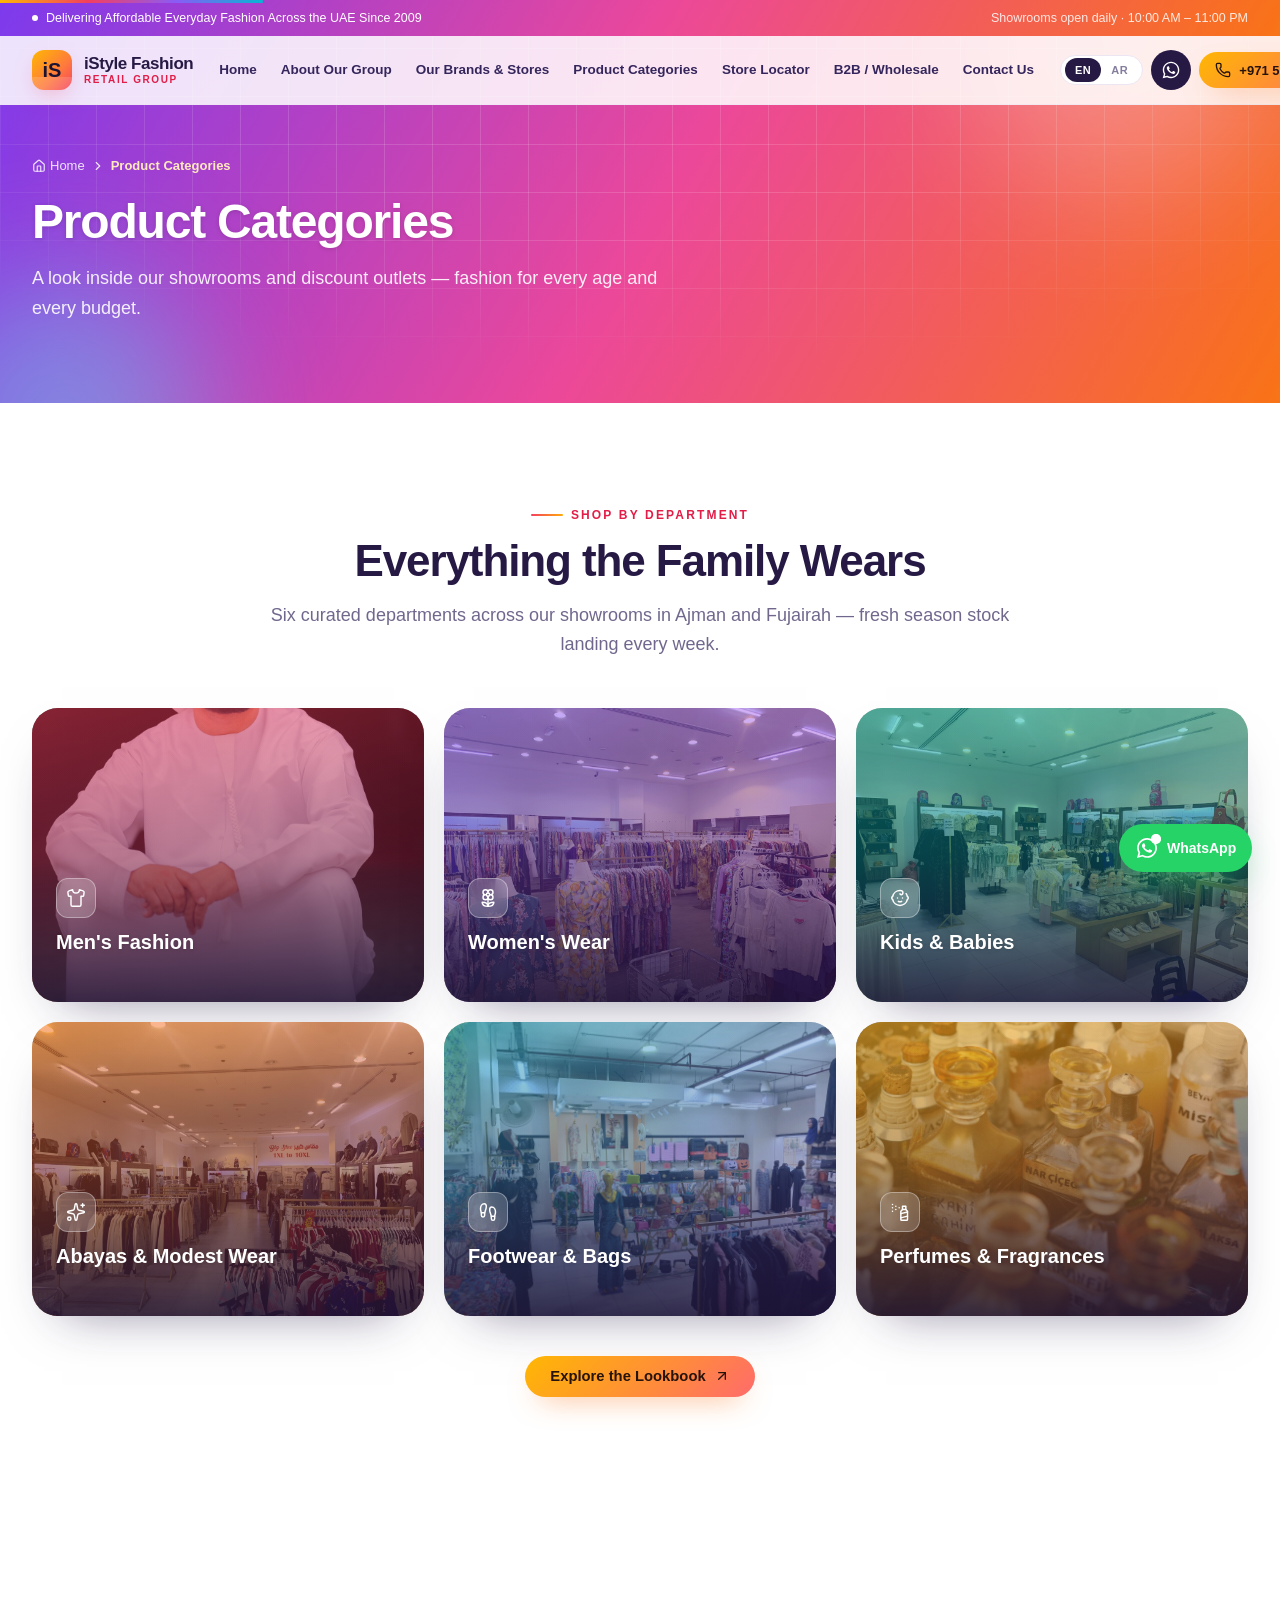
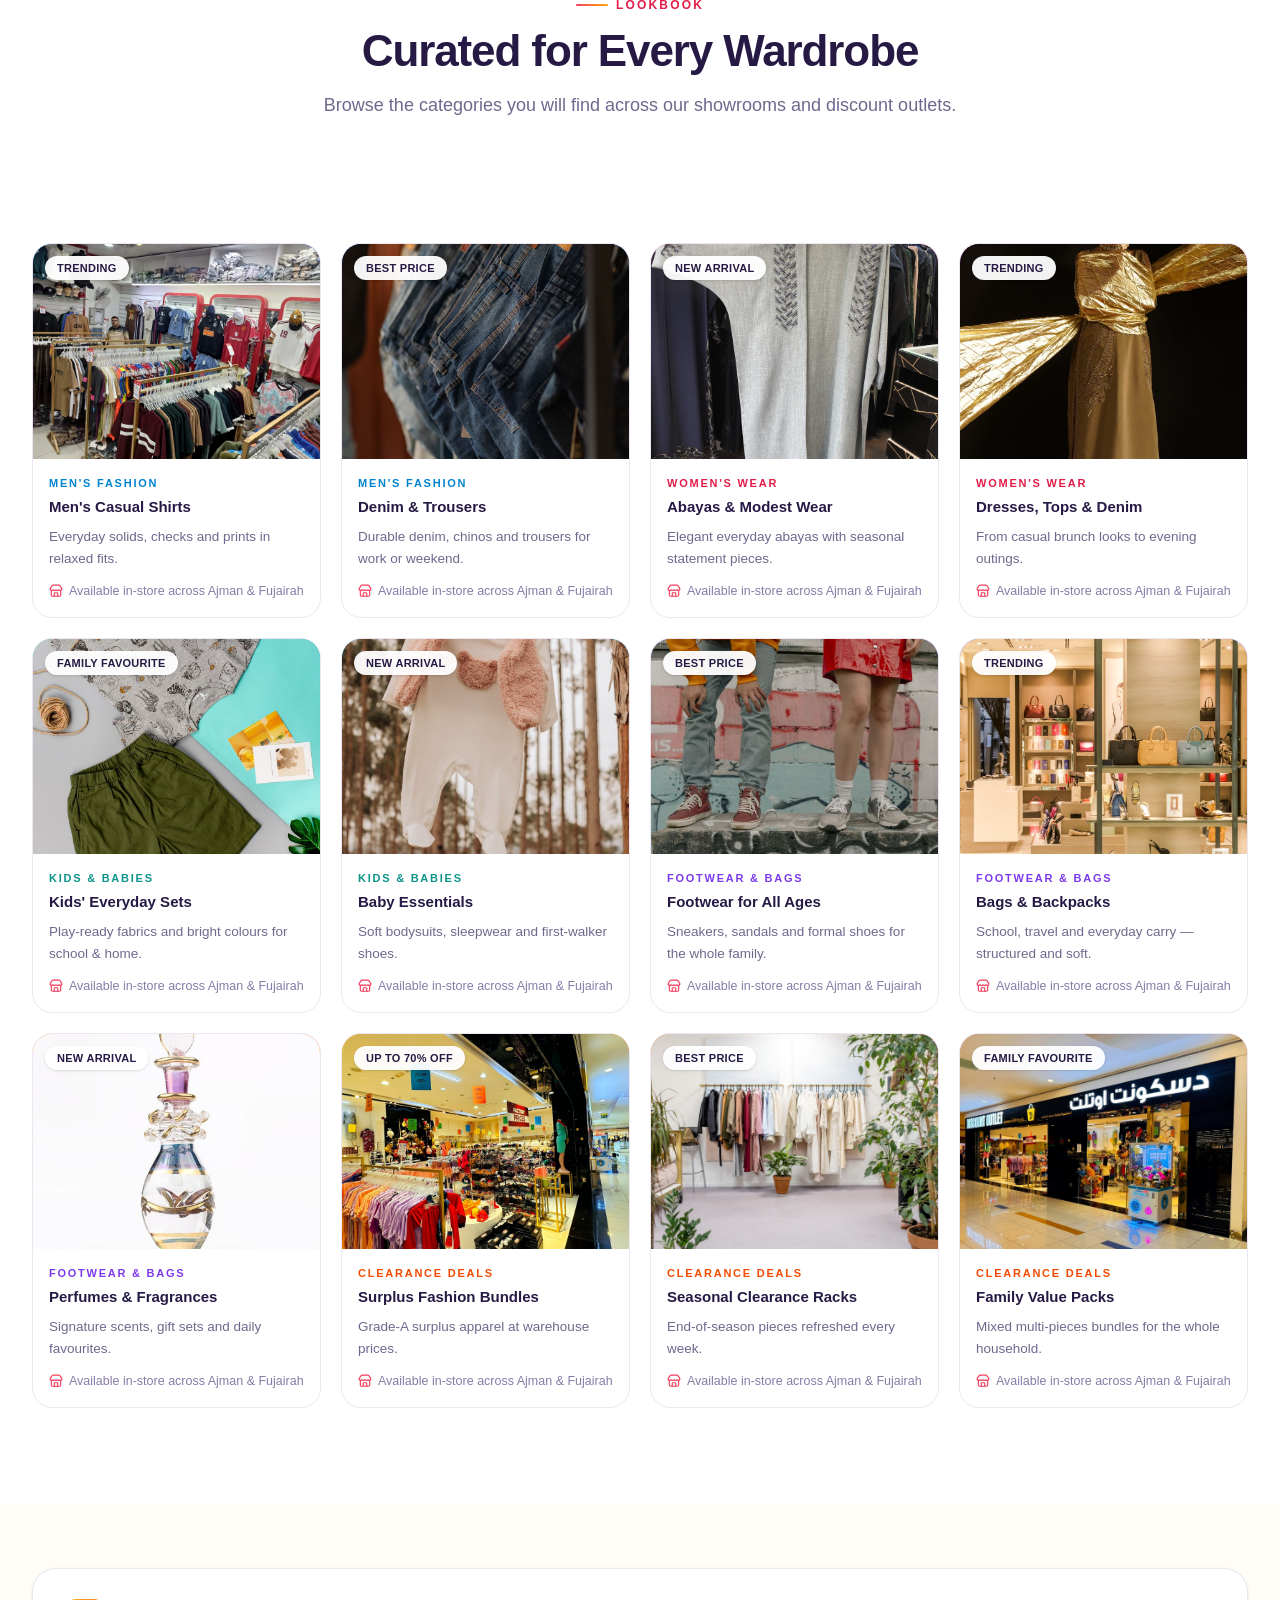
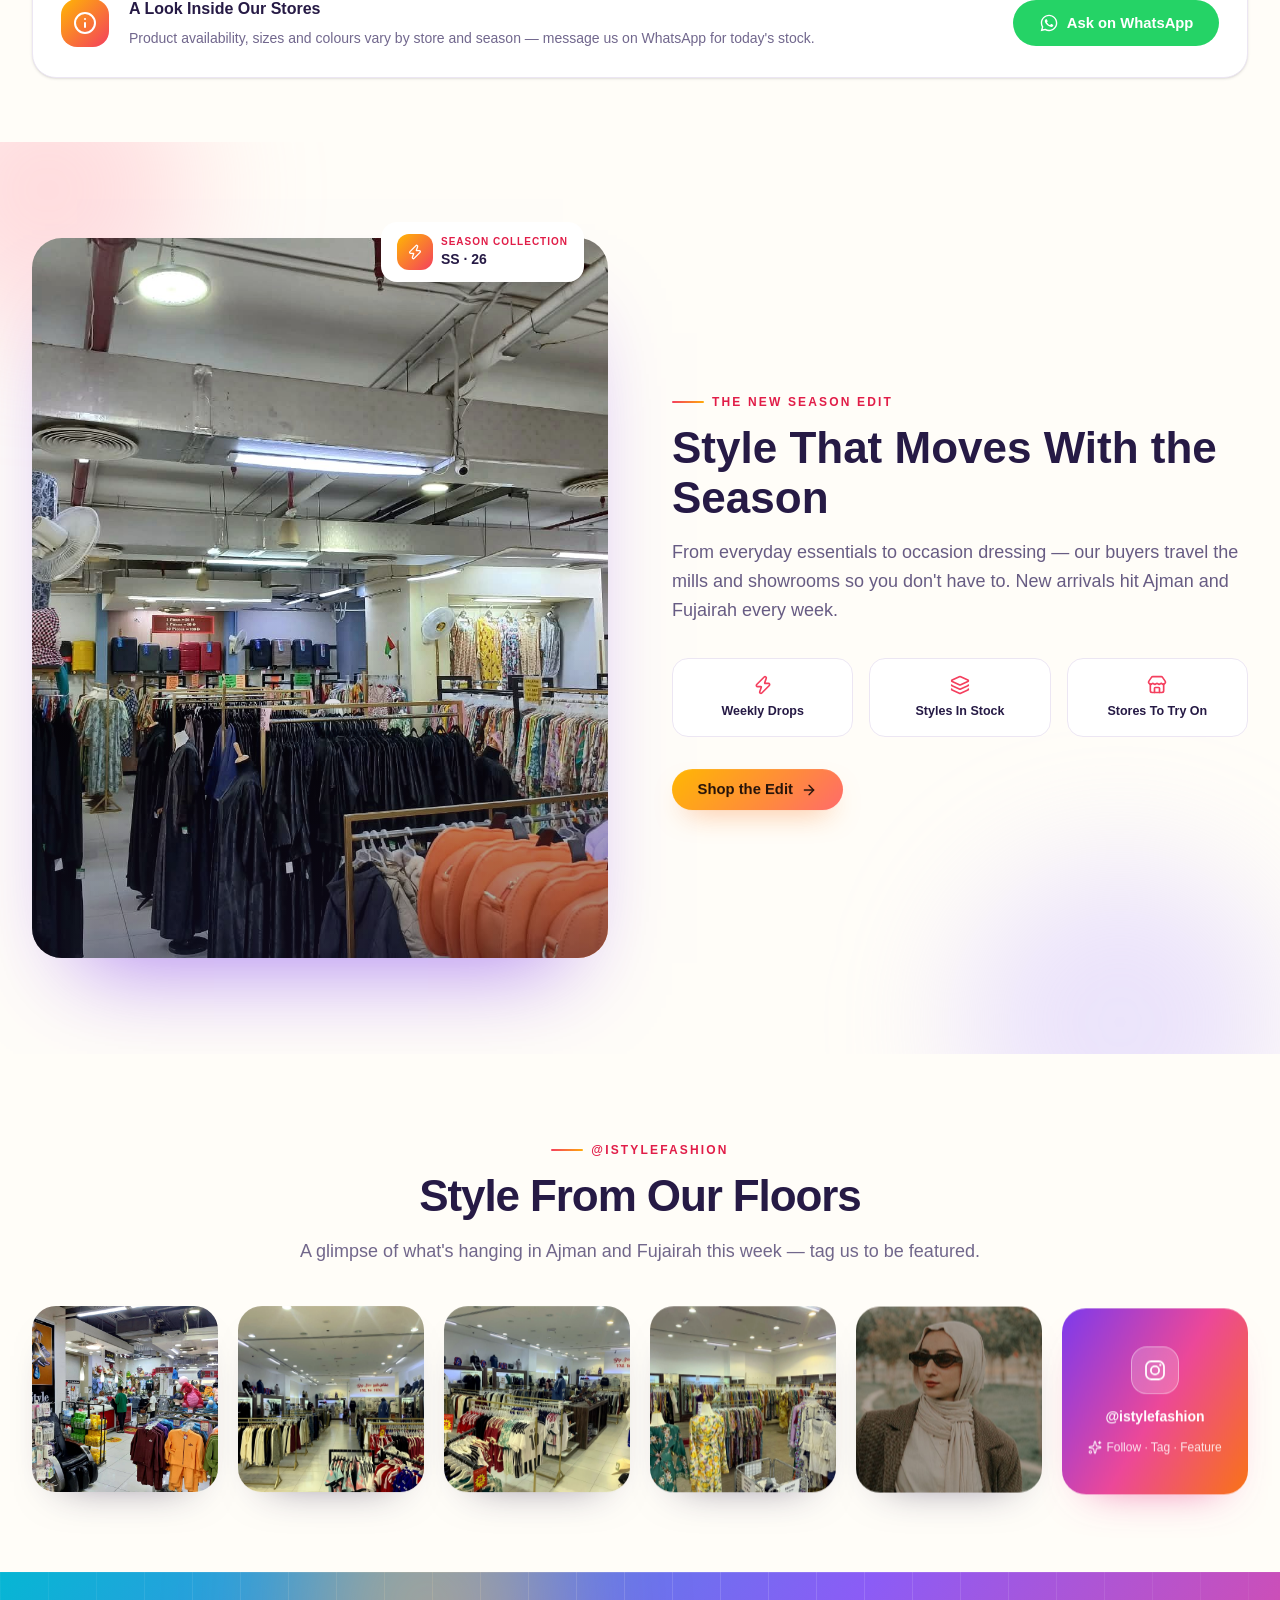
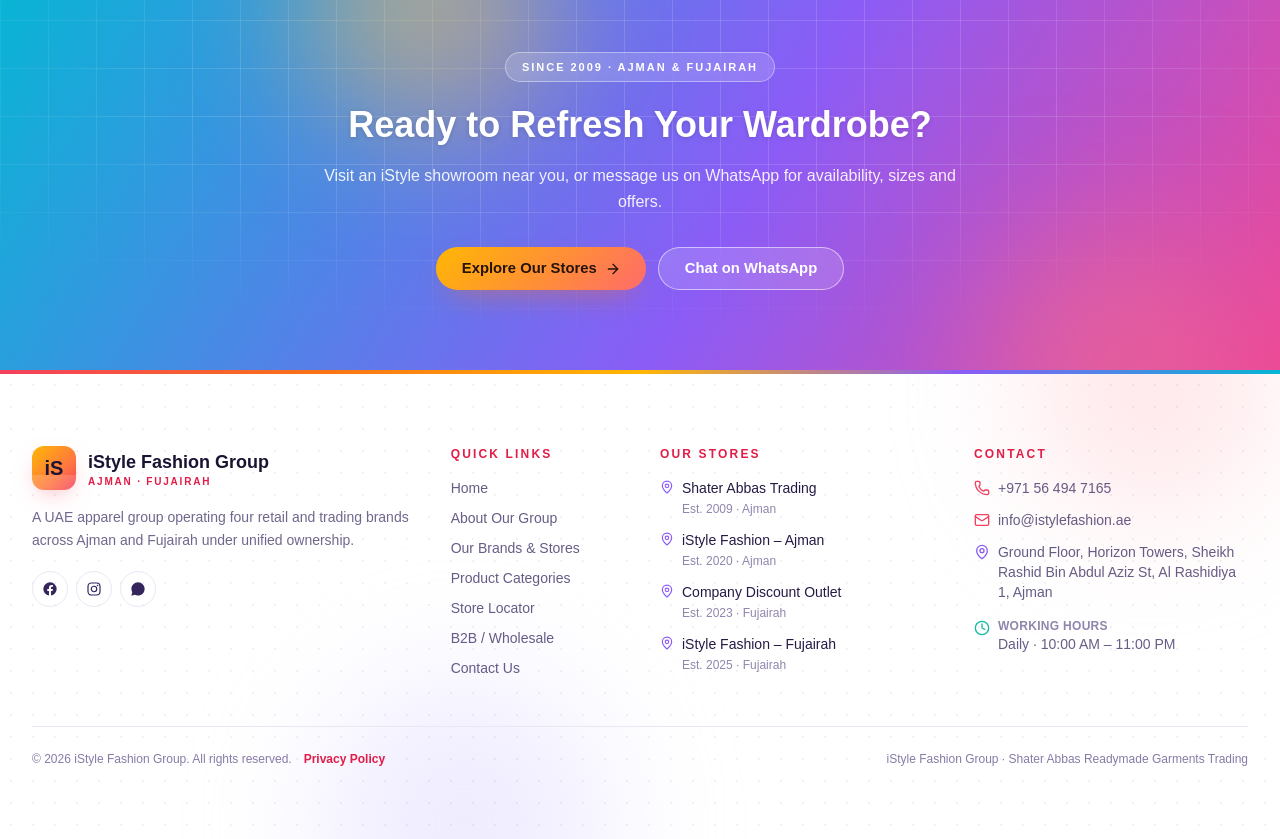
<file: products/index.html>
<!DOCTYPE html><html lang="en" dir="ltr"><head><meta charSet="utf-8"/><meta name="viewport" content="width=device-width, initial-scale=1"/><link rel="preload" href="/_next/static/media/07c7676b89ed2778-s.p.2bn3s6zvc0dyp.woff2" as="font" crossorigin="" type="font/woff2"/><link rel="preload" href="/_next/static/media/32b2feed12f0ed96-s.p.1y712r_ow2ydl.woff2" as="font" crossorigin="" type="font/woff2"/><link rel="preload" href="/_next/static/media/9d036f80216c14ee-s.p.3u4lli0-axodc.woff2" as="font" crossorigin="" type="font/woff2"/><link rel="preload" href="/_next/static/media/f5e6f786bcaa2be4-s.p.30d2r2x65bwdm.woff2" as="font" crossorigin="" type="font/woff2"/><link rel="stylesheet" href="/_next/static/chunks/0_dawdo-wj4n7.css" data-precedence="next"/><link rel="preload" as="script" fetchPriority="low" href="/_next/static/chunks/310vm2bl3xxpt.js"/><script src="/_next/static/chunks/1wnov70f88xjy.js" async=""></script><script src="/_next/static/chunks/2olo2e9e-_esu.js" async=""></script><script src="/_next/static/chunks/0c98xzjfks9hq.js" async=""></script><script src="/_next/static/chunks/turbopack-2u1d16houkiyo.js" async=""></script><script src="/_next/static/chunks/0vz5c-9-1f3vv.js" async=""></script><script src="/_next/static/chunks/1jcwq3_rjknba.js" async=""></script><script src="/_next/static/chunks/398f_1uz80opz.js" async=""></script><script src="/_next/static/chunks/40gbz3w4c30fe.js" async=""></script><script src="/_next/static/chunks/02ss5z7byy6eg.js" async=""></script><script src="/_next/static/chunks/3arwfv44d5wk_.js" async=""></script><script src="/_next/static/chunks/2qitkzezlfudo.js" async=""></script><meta name="theme-color" content="#f43f5e"/><title>Product Categories | iStyle Fashion Group</title><meta name="description" content="Browse men&#x27;s fashion, women&#x27;s wear, kids &amp; babies, footwear, bags, perfumes and clearance deals stocked across iStyle Fashion stores in Ajman and Fujairah."/><meta name="author" content="iStyle Fashion Group"/><link rel="manifest" href="/manifest.webmanifest"/><meta name="keywords" content="iStyle Fashion Ajman,Shater Abbas Garments,Fashion store Horizon Towers,Clothing store Fujairah Anajaimat,readymade garments Ajman,discount outlet Fujairah,wholesale garments UAE,clothing store Al Rashidiya Ajman"/><meta property="og:title" content="iStyle Fashion Group | Fashion Stores in Ajman &amp; Fujairah"/><meta property="og:description" content="Affordable everyday fashion across the UAE since 2009 — four brands in Ajman and Fujairah."/><meta property="og:site_name" content="iStyle Fashion Group"/><meta property="og:locale" content="en_AE"/><meta property="og:image" content="https://buyukofficial.github.io/og-image.jpg"/><meta property="og:image:width" content="1200"/><meta property="og:image:height" content="630"/><meta property="og:image:alt" content="iStyle Fashion Group — Fashion stores in Ajman &amp; Fujairah"/><meta property="og:type" content="website"/><meta name="twitter:card" content="summary_large_image"/><meta name="twitter:title" content="iStyle Fashion Group | Fashion Stores in Ajman &amp; Fujairah"/><meta name="twitter:description" content="Affordable everyday fashion across the UAE since 2009 — four brands in Ajman and Fujairah."/><meta name="twitter:image" content="https://buyukofficial.github.io/og-image.jpg"/><link rel="icon" href="/icon.svg"/><link rel="apple-touch-icon" href="/apple-touch-icon.png"/><meta name="next-size-adjust" content=""/><script src="/_next/static/chunks/0cz1d0mv5g_q7.js" noModule=""></script></head><body class="_0bjUvq_variable F9WnGq_variable QHC--G_variable antialiased"><div hidden=""><!--$--><!--/$--></div><noscript><style>#page-loader{display:none!important}</style></noscript><script type="application/ld+json">{"@context":"https://schema.org","@type":"Organization","name":"iStyle Fashion Group","alternateName":"Shater Abbas Readymade Garments Trading","description":"UAE apparel group operating four retail and trading brands across Ajman and Fujairah since 2009 — wholesale garment trading, multi-department fashion showrooms and an off-price discount outlet.","telephone":"+971564947165","email":"info@istylefashion.ae","foundingDate":"2009","slogan":"Delivering Affordable Everyday Fashion Across the UAE Since 2009","areaServed":["Ajman","Fujairah","United Arab Emirates"],"department":[{"@type":"ClothingStore","name":"Shater Abbas Readymade Garments Trading","address":{"@type":"PostalAddress","streetAddress":"Al Rashidiya / Horizon Towers commercial zone","addressLocality":"Ajman","addressCountry":"AE"},"openingHours":"Mo-Su 10:00-23:00"},{"@type":"ClothingStore","name":"iStyle Fashion – Flagship Store, Ajman","address":{"@type":"PostalAddress","streetAddress":"Ground Floor, Horizon Towers, Sheikh Rashid Bin Abdul Aziz St, Al Rashidiya 1","addressLocality":"Ajman","addressCountry":"AE"},"telephone":"+971564947165","openingHours":"Mo-Su 10:00-23:00"},{"@type":"ClothingStore","name":"Company Discount Outlet","address":{"@type":"PostalAddress","streetAddress":"Sheikh Saif Bin Hamad Al Sharqi St, Anajaimat / Al Ittihad","addressLocality":"Fujairah","addressCountry":"AE"},"openingHours":"Mo-Su 10:00-00:00"},{"@type":"ClothingStore","name":"iStyle Fashion – Showroom, Fujairah","address":{"@type":"PostalAddress","streetAddress":"Sheikh Saif Bin Hamad Al Sharqi St, Anajaimat","addressLocality":"Fujairah","addressCountry":"AE"},"openingHours":"Mo-Su 10:00-23:00"}]}</script><div id="page-loader" class="fixed inset-0 z-[90] grid place-items-center bg-navy-950" style="opacity:1"><div class="grid-pattern absolute inset-0" aria-hidden="true"></div><div class="relative flex flex-col items-center gap-6"><div style="opacity:0;transform:scale(0.85)"><span class="relative grid shrink-0 place-items-center overflow-hidden rounded-xl bg-[linear-gradient(135deg,#FFB703_0%,#FF7A3D_60%,#F43F5E_100%)] shadow-[0_8px_24px_-10px_rgba(244,63,94,0.6)] h-16 w-16" aria-hidden="true"><span class="font-display text-lg font-bold leading-none text-navy-950 sm:text-xl">iS</span><span class="absolute inset-x-0 bottom-0 h-1/3 bg-white/15"></span></span></div><p class="font-display text-lg font-semibold tracking-wide text-white" style="opacity:0;transform:translateY(8px)">iStyle Fashion <span class="gold-text">Group</span></p><div class="h-0.5 w-40 overflow-hidden rounded-full bg-white/15" aria-hidden="true"><div class="h-full w-full bg-[linear-gradient(90deg,#FFB703,#F43F5E,#8B5CF6)]" style="transform:translateX(-100%)"></div></div></div></div><div aria-hidden="true" class="fixed inset-x-0 top-0 z-[60] h-[3px] origin-left bg-[linear-gradient(90deg,#FFB703,#F43F5E,#8B5CF6,#06B6D4)]" style="transform:scaleX(0)"></div><header class="fixed inset-x-0 top-0 z-50"><div class="grad-sunset hidden text-white md:block"><div class="container-x flex h-9 items-center justify-between text-[12.5px]"><p class="flex items-center gap-2 font-medium"><span class="inline-block h-1.5 w-1.5 rounded-full bg-white"></span>Delivering Affordable Everyday Fashion Across the UAE Since 2009</p><p class="text-white/85">Showrooms open daily · 10:00 AM – 11:00 PM</p></div></div><div class="transition-all duration-300 glass border-b border-line/60"><div class="container-x flex h-[68px] items-center justify-between gap-4"><a class="group flex shrink-0 items-center gap-3 whitespace-nowrap" aria-label="iStyle Fashion Group — Home" href="/"><span class="relative grid shrink-0 place-items-center overflow-hidden rounded-xl bg-[linear-gradient(135deg,#FFB703_0%,#FF7A3D_60%,#F43F5E_100%)] shadow-[0_8px_24px_-10px_rgba(244,63,94,0.6)] h-10 w-10" aria-hidden="true"><span class="font-display text-lg font-bold leading-none text-navy-950 sm:text-xl">iS</span><span class="absolute inset-x-0 bottom-0 h-1/3 bg-white/15"></span></span><span class="flex flex-col leading-tight"><span class="font-display text-[17px] font-semibold tracking-tight text-navy-900">iStyle Fashion</span><span class="text-[10px] font-semibold tracking-[0.16em] text-rose-600 uppercase">Retail Group</span></span></a><nav class="hidden items-center gap-1 xl:flex" aria-label="Primary"><a class="relative whitespace-nowrap rounded-full px-2.5 py-2 text-[13.5px] font-semibold transition-colors text-navy-800 hover:text-rose-600" href="/">Home</a><a class="relative whitespace-nowrap rounded-full px-2.5 py-2 text-[13.5px] font-semibold transition-colors text-navy-800 hover:text-rose-600" href="/about/">About Our Group</a><a class="relative whitespace-nowrap rounded-full px-2.5 py-2 text-[13.5px] font-semibold transition-colors text-navy-800 hover:text-rose-600" href="/brands/">Our Brands &amp; Stores</a><a class="relative whitespace-nowrap rounded-full px-2.5 py-2 text-[13.5px] font-semibold transition-colors text-navy-800 hover:text-rose-600" href="/products/">Product Categories</a><a class="relative whitespace-nowrap rounded-full px-2.5 py-2 text-[13.5px] font-semibold transition-colors text-navy-800 hover:text-rose-600" href="/stores/">Store Locator</a><a class="relative whitespace-nowrap rounded-full px-2.5 py-2 text-[13.5px] font-semibold transition-colors text-navy-800 hover:text-rose-600" href="/wholesale/">B2B / Wholesale</a><a class="relative whitespace-nowrap rounded-full px-2.5 py-2 text-[13.5px] font-semibold transition-colors text-navy-800 hover:text-rose-600" href="/contact/">Contact Us</a></nav><div class="flex items-center gap-2"><div class="flex items-center rounded-full border border-line bg-white px-1 py-0.5" aria-label="Language"><button type="button" class="rounded-full px-2.5 py-1 text-[11px] font-bold tracking-wider transition-colors bg-navy-900 text-white">EN</button><button type="button" class="rounded-full px-2.5 py-1 text-[11px] font-bold tracking-wider transition-colors text-navy-800/60 hover:text-navy-900">AR</button></div><a href="https://wa.me/971564947165?text=Hello!%20I&#x27;d%20like%20to%20know%20more%20about%20your%20stores." target="_blank" rel="noopener noreferrer" class="hidden h-10 w-10 place-items-center rounded-full bg-navy-900 text-white transition-all hover:-translate-y-0.5 hover:bg-rose-600 sm:grid" aria-label="Chat on WhatsApp"><svg viewBox="0 0 24 24" fill="currentColor" class="h-5 w-5" aria-hidden="true"><path d="M12.04 2C6.58 2 2.13 6.45 2.13 11.91c0 1.75.46 3.45 1.32 4.95L2 22l5.28-1.38a9.9 9.9 0 0 0 4.76 1.21h.01c5.46 0 9.91-4.45 9.91-9.91S17.5 2 12.04 2Zm0 18.15c-1.48 0-2.93-.4-4.2-1.15l-.3-.18-3.12.82.83-3.05-.2-.31a8.2 8.2 0 0 1-1.26-4.37c0-4.54 3.7-8.24 8.25-8.24 4.54 0 8.24 3.7 8.24 8.24s-3.7 8.24-8.24 8.24Zm4.52-6.16c-.25-.12-1.47-.72-1.7-.8-.23-.09-.39-.13-.56.12-.17.25-.64.8-.79.97-.14.16-.29.18-.54.06-.25-.12-1.05-.39-1.99-1.23-.74-.66-1.24-1.47-1.38-1.72-.15-.25-.02-.38.11-.5.11-.11.25-.29.37-.43.13-.15.17-.25.25-.41.08-.17.04-.31-.02-.43-.06-.12-.56-1.34-.76-1.84-.2-.48-.4-.42-.56-.43h-.47c-.17 0-.43.06-.66.31-.23.25-.87.85-.87 2.07 0 1.22.89 2.4 1.02 2.56.12.17 1.75 2.67 4.25 3.74.59.26 1.06.41 1.42.52.6.19 1.14.16 1.57.1.48-.07 1.47-.6 1.68-1.18.21-.58.21-1.07.15-1.18-.06-.1-.23-.16-.48-.28Z"></path></svg></a><a href="tel:+971564947165" class="btn btn-gold !py-2.5 !px-3 text-[13px] sm:!px-4"><svg xmlns="http://www.w3.org/2000/svg" width="24" height="24" viewBox="0 0 24 24" fill="none" stroke="currentColor" stroke-width="2" stroke-linecap="round" stroke-linejoin="round" class="lucide lucide-phone h-4 w-4" aria-hidden="true"><path d="M13.832 16.568a1 1 0 0 0 1.213-.303l.355-.465A2 2 0 0 1 17 15h3a2 2 0 0 1 2 2v3a2 2 0 0 1-2 2A18 18 0 0 1 2 4a2 2 0 0 1 2-2h3a2 2 0 0 1 2 2v3a2 2 0 0 1-.8 1.6l-.468.351a1 1 0 0 0-.292 1.233 14 14 0 0 0 6.392 6.384"></path></svg><span class="hidden md:inline" dir="ltr">+971 56 494 7165</span><span class="hidden sm:inline md:hidden">Call Now</span></a><button type="button" class="grid h-10 w-10 place-items-center rounded-full bg-navy-900 text-white transition-colors hover:bg-rose-600 xl:hidden" aria-label="Menu" aria-expanded="false"><svg xmlns="http://www.w3.org/2000/svg" width="24" height="24" viewBox="0 0 24 24" fill="none" stroke="currentColor" stroke-width="2" stroke-linecap="round" stroke-linejoin="round" class="lucide lucide-menu h-5 w-5" aria-hidden="true"><path d="M4 5h16"></path><path d="M4 12h16"></path><path d="M4 19h16"></path></svg></button></div></div></div></header><main><div style="opacity:0;transform:translateY(14px)"><section class="grad-sunset relative overflow-hidden pt-[124px] pb-14 md:pt-[156px] md:pb-20"><div class="grid-pattern absolute inset-0" aria-hidden="true"></div><div aria-hidden="true" class="absolute -top-32 end-0 h-80 w-80 rounded-full bg-white/25 blur-3xl"></div><div aria-hidden="true" class="absolute -bottom-40 -start-20 h-72 w-72 rounded-full bg-cyan-300/40 blur-3xl"></div><div class="container-x relative"><nav aria-label="Breadcrumb" class="flex items-center gap-1.5 text-[13px] text-white/85"><a class="flex items-center gap-1 transition-colors hover:text-white" href="/"><svg xmlns="http://www.w3.org/2000/svg" width="24" height="24" viewBox="0 0 24 24" fill="none" stroke="currentColor" stroke-width="2" stroke-linecap="round" stroke-linejoin="round" class="lucide lucide-house lucide-home h-3.5 w-3.5" aria-hidden="true"><path d="M15 21v-8a1 1 0 0 0-1-1h-4a1 1 0 0 0-1 1v8"></path><path d="M3 10a2 2 0 0 1 .709-1.528l7-6a2 2 0 0 1 2.582 0l7 6A2 2 0 0 1 21 10v9a2 2 0 0 1-2 2H5a2 2 0 0 1-2-2z"></path></svg>Home</a><svg xmlns="http://www.w3.org/2000/svg" width="24" height="24" viewBox="0 0 24 24" fill="none" stroke="currentColor" stroke-width="2" stroke-linecap="round" stroke-linejoin="round" class="lucide lucide-chevron-right h-3.5 w-3.5 rtl:rotate-180" aria-hidden="true"><path d="m9 18 6-6-6-6"></path></svg><span class="font-semibold text-gold-200">Product Categories</span></nav><h1 class="mt-5 max-w-3xl font-display text-[2.4rem] leading-[1.1] font-semibold tracking-tight text-white drop-shadow-sm sm:text-5xl">Product Categories</h1><p class="mt-4 max-w-2xl text-base leading-relaxed text-white/90 sm:text-lg">A look inside our showrooms and discount outlets — fashion for every age and every budget.</p></div></section><section class="bg-white py-16 sm:py-20 lg:py-24" id="departments"><div class="container-x"><div class="mx-auto max-w-3xl text-center" style="opacity:0;transform:translateY(26px)"><span class="eyebrow justify-center ">Shop by Department</span><h2 class="mt-3 font-display text-3xl leading-[1.12] font-semibold tracking-tight sm:text-4xl lg:text-[2.75rem] text-navy-900">Everything the Family Wears</h2><p class="mt-4 text-base leading-relaxed sm:text-lg text-navy-800/70">Six curated departments across our showrooms in Ajman and Fujairah — fresh season stock landing every week.</p></div><div class="mt-12 grid gap-5 sm:grid-cols-2 lg:grid-cols-3"><div style="opacity:0;transform:translateY(26px)"><a class="group relative block aspect-4/3 overflow-hidden rounded-[26px] shadow-[0_24px_50px_-30px_rgba(38,26,69,0.55)]" href="/products/"><img src="/images/dept-men.jpg" alt="Men&#x27;s Fashion" loading="lazy" decoding="async" class="absolute inset-0 h-full w-full object-cover transition-transform duration-700 group-hover:scale-105"/><span class="absolute inset-0 bg-gradient-to-br from-rose-500/55 to-rose-600/28 transition-opacity duration-500 group-hover:opacity-85" aria-hidden="true"></span><span class="absolute inset-0 bg-gradient-to-t from-navy-950/85 via-navy-950/25 to-transparent" aria-hidden="true"></span><span class="absolute inset-x-0 bottom-0 flex items-end justify-between gap-3 p-5 sm:p-6"><span><span class="grid h-10 w-10 place-items-center rounded-xl border border-white/35 bg-white/20 text-white backdrop-blur"><svg xmlns="http://www.w3.org/2000/svg" width="24" height="24" viewBox="0 0 24 24" fill="none" stroke="currentColor" stroke-width="1.75" stroke-linecap="round" stroke-linejoin="round" class="lucide lucide-shirt h-5 w-5" aria-hidden="true"><path d="M20.38 3.46 16 2a4 4 0 0 1-8 0L3.62 3.46a2 2 0 0 0-1.34 2.23l.58 3.47a1 1 0 0 0 .99.84H6v10c0 1.1.9 2 2 2h8a2 2 0 0 0 2-2V10h2.15a1 1 0 0 0 .99-.84l.58-3.47a2 2 0 0 0-1.34-2.23z"></path></svg></span><span class="mt-3 block font-display text-xl leading-tight font-semibold text-white drop-shadow">Men&#x27;s Fashion</span><span class="mt-1 flex items-center gap-1 text-[12.5px] font-medium text-white/85 opacity-0 transition-opacity duration-300 group-hover:opacity-100">View Collection<svg xmlns="http://www.w3.org/2000/svg" width="24" height="24" viewBox="0 0 24 24" fill="none" stroke="currentColor" stroke-width="2" stroke-linecap="round" stroke-linejoin="round" class="lucide lucide-arrow-up-right h-3.5 w-3.5" aria-hidden="true"><path d="M7 7h10v10"></path><path d="M7 17 17 7"></path></svg></span></span></span></a></div><div style="opacity:0;transform:translateY(26px)"><a class="group relative block aspect-4/3 overflow-hidden rounded-[26px] shadow-[0_24px_50px_-30px_rgba(38,26,69,0.55)]" href="/products/"><img src="/images/dept-women.jpg" alt="Women&#x27;s Wear" loading="lazy" decoding="async" class="absolute inset-0 h-full w-full object-cover transition-transform duration-700 group-hover:scale-105"/><span class="absolute inset-0 bg-gradient-to-br from-violet-500/55 to-fuchsia-600/28 transition-opacity duration-500 group-hover:opacity-85" aria-hidden="true"></span><span class="absolute inset-0 bg-gradient-to-t from-navy-950/85 via-navy-950/25 to-transparent" aria-hidden="true"></span><span class="absolute inset-x-0 bottom-0 flex items-end justify-between gap-3 p-5 sm:p-6"><span><span class="grid h-10 w-10 place-items-center rounded-xl border border-white/35 bg-white/20 text-white backdrop-blur"><svg xmlns="http://www.w3.org/2000/svg" width="24" height="24" viewBox="0 0 24 24" fill="none" stroke="currentColor" stroke-width="1.75" stroke-linecap="round" stroke-linejoin="round" class="lucide lucide-flower-2 h-5 w-5" aria-hidden="true"><path d="M12 5a3 3 0 1 1 3 3m-3-3a3 3 0 1 0-3 3m3-3v1M9 8a3 3 0 1 0 3 3M9 8h1m5 0a3 3 0 1 1-3 3m3-3h-1m-2 3v-1"></path><circle cx="12" cy="8" r="2"></circle><path d="M12 10v12"></path><path d="M12 22c4.2 0 7-1.667 7-5-4.2 0-7 1.667-7 5Z"></path><path d="M12 22c-4.2 0-7-1.667-7-5 4.2 0 7 1.667 7 5Z"></path></svg></span><span class="mt-3 block font-display text-xl leading-tight font-semibold text-white drop-shadow">Women&#x27;s Wear</span><span class="mt-1 flex items-center gap-1 text-[12.5px] font-medium text-white/85 opacity-0 transition-opacity duration-300 group-hover:opacity-100">View Collection<svg xmlns="http://www.w3.org/2000/svg" width="24" height="24" viewBox="0 0 24 24" fill="none" stroke="currentColor" stroke-width="2" stroke-linecap="round" stroke-linejoin="round" class="lucide lucide-arrow-up-right h-3.5 w-3.5" aria-hidden="true"><path d="M7 7h10v10"></path><path d="M7 17 17 7"></path></svg></span></span></span></a></div><div style="opacity:0;transform:translateY(26px)"><a class="group relative block aspect-4/3 overflow-hidden rounded-[26px] shadow-[0_24px_50px_-30px_rgba(38,26,69,0.55)]" href="/products/"><img src="/images/dept-kids.jpg" alt="Kids &amp; Babies" loading="lazy" decoding="async" class="absolute inset-0 h-full w-full object-cover transition-transform duration-700 group-hover:scale-105"/><span class="absolute inset-0 bg-gradient-to-br from-teal-500/55 to-cyan-600/28 transition-opacity duration-500 group-hover:opacity-85" aria-hidden="true"></span><span class="absolute inset-0 bg-gradient-to-t from-navy-950/85 via-navy-950/25 to-transparent" aria-hidden="true"></span><span class="absolute inset-x-0 bottom-0 flex items-end justify-between gap-3 p-5 sm:p-6"><span><span class="grid h-10 w-10 place-items-center rounded-xl border border-white/35 bg-white/20 text-white backdrop-blur"><svg xmlns="http://www.w3.org/2000/svg" width="24" height="24" viewBox="0 0 24 24" fill="none" stroke="currentColor" stroke-width="1.75" stroke-linecap="round" stroke-linejoin="round" class="lucide lucide-baby h-5 w-5" aria-hidden="true"><path d="M10 16c.5.3 1.2.5 2 .5s1.5-.2 2-.5"></path><path d="M15 12h.01"></path><path d="M19.38 6.813A9 9 0 0 1 20.8 10.2a2 2 0 0 1 0 3.6 9 9 0 0 1-17.6 0 2 2 0 0 1 0-3.6A9 9 0 0 1 12 3c2 0 3.5 1.1 3.5 2.5s-.9 2.5-2 2.5c-.8 0-1.5-.4-1.5-1"></path><path d="M9 12h.01"></path></svg></span><span class="mt-3 block font-display text-xl leading-tight font-semibold text-white drop-shadow">Kids &amp; Babies</span><span class="mt-1 flex items-center gap-1 text-[12.5px] font-medium text-white/85 opacity-0 transition-opacity duration-300 group-hover:opacity-100">View Collection<svg xmlns="http://www.w3.org/2000/svg" width="24" height="24" viewBox="0 0 24 24" fill="none" stroke="currentColor" stroke-width="2" stroke-linecap="round" stroke-linejoin="round" class="lucide lucide-arrow-up-right h-3.5 w-3.5" aria-hidden="true"><path d="M7 7h10v10"></path><path d="M7 17 17 7"></path></svg></span></span></span></a></div><div style="opacity:0;transform:translateY(26px)"><a class="group relative block aspect-4/3 overflow-hidden rounded-[26px] shadow-[0_24px_50px_-30px_rgba(38,26,69,0.55)]" href="/products/"><img src="/images/dept-abaya.jpg" alt="Abayas &amp; Modest Wear" loading="lazy" decoding="async" class="absolute inset-0 h-full w-full object-cover transition-transform duration-700 group-hover:scale-105"/><span class="absolute inset-0 bg-gradient-to-br from-orange-500/55 to-rose-600/28 transition-opacity duration-500 group-hover:opacity-85" aria-hidden="true"></span><span class="absolute inset-0 bg-gradient-to-t from-navy-950/85 via-navy-950/25 to-transparent" aria-hidden="true"></span><span class="absolute inset-x-0 bottom-0 flex items-end justify-between gap-3 p-5 sm:p-6"><span><span class="grid h-10 w-10 place-items-center rounded-xl border border-white/35 bg-white/20 text-white backdrop-blur"><svg xmlns="http://www.w3.org/2000/svg" width="24" height="24" viewBox="0 0 24 24" fill="none" stroke="currentColor" stroke-width="1.75" stroke-linecap="round" stroke-linejoin="round" class="lucide lucide-sparkles lucide-stars h-5 w-5" aria-hidden="true"><path d="M11.017 2.814a1 1 0 0 1 1.966 0l1.051 5.558a2 2 0 0 0 1.594 1.594l5.558 1.051a1 1 0 0 1 0 1.966l-5.558 1.051a2 2 0 0 0-1.594 1.594l-1.051 5.558a1 1 0 0 1-1.966 0l-1.051-5.558a2 2 0 0 0-1.594-1.594l-5.558-1.051a1 1 0 0 1 0-1.966l5.558-1.051a2 2 0 0 0 1.594-1.594z"></path><path d="M20 2v4"></path><path d="M22 4h-4"></path><circle cx="4" cy="20" r="2"></circle></svg></span><span class="mt-3 block font-display text-xl leading-tight font-semibold text-white drop-shadow">Abayas &amp; Modest Wear</span><span class="mt-1 flex items-center gap-1 text-[12.5px] font-medium text-white/85 opacity-0 transition-opacity duration-300 group-hover:opacity-100">View Collection<svg xmlns="http://www.w3.org/2000/svg" width="24" height="24" viewBox="0 0 24 24" fill="none" stroke="currentColor" stroke-width="2" stroke-linecap="round" stroke-linejoin="round" class="lucide lucide-arrow-up-right h-3.5 w-3.5" aria-hidden="true"><path d="M7 7h10v10"></path><path d="M7 17 17 7"></path></svg></span></span></span></a></div><div style="opacity:0;transform:translateY(26px)"><a class="group relative block aspect-4/3 overflow-hidden rounded-[26px] shadow-[0_24px_50px_-30px_rgba(38,26,69,0.55)]" href="/products/"><img src="/images/dept-footwear.jpg" alt="Footwear &amp; Bags" loading="lazy" decoding="async" class="absolute inset-0 h-full w-full object-cover transition-transform duration-700 group-hover:scale-105"/><span class="absolute inset-0 bg-gradient-to-br from-cyan-500/55 to-violet-600/28 transition-opacity duration-500 group-hover:opacity-85" aria-hidden="true"></span><span class="absolute inset-0 bg-gradient-to-t from-navy-950/85 via-navy-950/25 to-transparent" aria-hidden="true"></span><span class="absolute inset-x-0 bottom-0 flex items-end justify-between gap-3 p-5 sm:p-6"><span><span class="grid h-10 w-10 place-items-center rounded-xl border border-white/35 bg-white/20 text-white backdrop-blur"><svg xmlns="http://www.w3.org/2000/svg" width="24" height="24" viewBox="0 0 24 24" fill="none" stroke="currentColor" stroke-width="1.75" stroke-linecap="round" stroke-linejoin="round" class="lucide lucide-footprints h-5 w-5" aria-hidden="true"><path d="M4 16v-2.38C4 11.5 2.97 10.5 3 8c.03-2.72 1.49-6 4.5-6C9.37 2 10 3.8 10 5.5c0 3.11-2 5.66-2 8.68V16a2 2 0 1 1-4 0Z"></path><path d="M20 20v-2.38c0-2.12 1.03-3.12 1-5.62-.03-2.72-1.49-6-4.5-6C14.63 6 14 7.8 14 9.5c0 3.11 2 5.66 2 8.68V20a2 2 0 1 0 4 0Z"></path><path d="M16 17h4"></path><path d="M4 13h4"></path></svg></span><span class="mt-3 block font-display text-xl leading-tight font-semibold text-white drop-shadow">Footwear &amp; Bags</span><span class="mt-1 flex items-center gap-1 text-[12.5px] font-medium text-white/85 opacity-0 transition-opacity duration-300 group-hover:opacity-100">View Collection<svg xmlns="http://www.w3.org/2000/svg" width="24" height="24" viewBox="0 0 24 24" fill="none" stroke="currentColor" stroke-width="2" stroke-linecap="round" stroke-linejoin="round" class="lucide lucide-arrow-up-right h-3.5 w-3.5" aria-hidden="true"><path d="M7 7h10v10"></path><path d="M7 17 17 7"></path></svg></span></span></span></a></div><div style="opacity:0;transform:translateY(26px)"><a class="group relative block aspect-4/3 overflow-hidden rounded-[26px] shadow-[0_24px_50px_-30px_rgba(38,26,69,0.55)]" href="/products/"><img src="/images/dept-perfume.jpg" alt="Perfumes &amp; Fragrances" loading="lazy" decoding="async" class="absolute inset-0 h-full w-full object-cover transition-transform duration-700 group-hover:scale-105"/><span class="absolute inset-0 bg-gradient-to-br from-gold-500/55 to-orange-600/28 transition-opacity duration-500 group-hover:opacity-85" aria-hidden="true"></span><span class="absolute inset-0 bg-gradient-to-t from-navy-950/85 via-navy-950/25 to-transparent" aria-hidden="true"></span><span class="absolute inset-x-0 bottom-0 flex items-end justify-between gap-3 p-5 sm:p-6"><span><span class="grid h-10 w-10 place-items-center rounded-xl border border-white/35 bg-white/20 text-white backdrop-blur"><svg xmlns="http://www.w3.org/2000/svg" width="24" height="24" viewBox="0 0 24 24" fill="none" stroke="currentColor" stroke-width="1.75" stroke-linecap="round" stroke-linejoin="round" class="lucide lucide-spray-can h-5 w-5" aria-hidden="true"><path d="M3 3h.01"></path><path d="M7 5h.01"></path><path d="M11 7h.01"></path><path d="M3 7h.01"></path><path d="M7 9h.01"></path><path d="M3 11h.01"></path><rect width="4" height="4" x="15" y="5"></rect><path d="m19 9 2 2v10c0 .6-.4 1-1 1h-6c-.6 0-1-.4-1-1V11l2-2"></path><path d="m13 14 8-2"></path><path d="m13 19 8-2"></path></svg></span><span class="mt-3 block font-display text-xl leading-tight font-semibold text-white drop-shadow">Perfumes &amp; Fragrances</span><span class="mt-1 flex items-center gap-1 text-[12.5px] font-medium text-white/85 opacity-0 transition-opacity duration-300 group-hover:opacity-100">View Collection<svg xmlns="http://www.w3.org/2000/svg" width="24" height="24" viewBox="0 0 24 24" fill="none" stroke="currentColor" stroke-width="2" stroke-linecap="round" stroke-linejoin="round" class="lucide lucide-arrow-up-right h-3.5 w-3.5" aria-hidden="true"><path d="M7 7h10v10"></path><path d="M7 17 17 7"></path></svg></span></span></span></a></div></div><div class="mt-10 text-center" style="opacity:0;transform:translateY(26px)"><a class="btn btn-gold" href="/products/">Explore the Lookbook<svg xmlns="http://www.w3.org/2000/svg" width="24" height="24" viewBox="0 0 24 24" fill="none" stroke="currentColor" stroke-width="2" stroke-linecap="round" stroke-linejoin="round" class="lucide lucide-arrow-up-right h-4 w-4" aria-hidden="true"><path d="M7 7h10v10"></path><path d="M7 17 17 7"></path></svg></a></div></div></section><section class="bg-white py-16 sm:py-20 lg:py-24" id="lookbook"><div class="container-x"><div class="mx-auto max-w-3xl text-center" style="opacity:0;transform:translateY(26px)"><span class="eyebrow justify-center ">Lookbook</span><h2 class="mt-3 font-display text-3xl leading-[1.12] font-semibold tracking-tight sm:text-4xl lg:text-[2.75rem] text-navy-900">Curated for Every Wardrobe</h2><p class="mt-4 text-base leading-relaxed sm:text-lg text-navy-800/70">Browse the categories you will find across our showrooms and discount outlets.</p></div><div class="mt-10" style="opacity:0;transform:translateY(26px)"><div role="tablist" aria-label="Curated for Every Wardrobe" class="-mx-4 flex snap-x gap-2 overflow-x-auto px-4 pb-2 sm:mx-0 sm:flex-wrap sm:justify-center sm:overflow-visible sm:px-0"><button role="tab" aria-selected="true" class="relative isolate shrink-0 snap-start rounded-full border px-5 py-2.5 text-sm font-semibold transition-colors border-transparent text-navy-950"><span class="grad-warm absolute inset-0 -z-10 rounded-full shadow-md shadow-orange-500/30"></span>All</button><button role="tab" aria-selected="false" class="relative isolate shrink-0 snap-start rounded-full border px-5 py-2.5 text-sm font-semibold transition-colors border-line bg-white text-navy-800 hover:border-rose-300 hover:text-rose-600">Men&#x27;s Fashion</button><button role="tab" aria-selected="false" class="relative isolate shrink-0 snap-start rounded-full border px-5 py-2.5 text-sm font-semibold transition-colors border-line bg-white text-navy-800 hover:border-rose-300 hover:text-rose-600">Women&#x27;s Wear</button><button role="tab" aria-selected="false" class="relative isolate shrink-0 snap-start rounded-full border px-5 py-2.5 text-sm font-semibold transition-colors border-line bg-white text-navy-800 hover:border-rose-300 hover:text-rose-600">Kids &amp; Babies</button><button role="tab" aria-selected="false" class="relative isolate shrink-0 snap-start rounded-full border px-5 py-2.5 text-sm font-semibold transition-colors border-line bg-white text-navy-800 hover:border-rose-300 hover:text-rose-600">Footwear &amp; Bags</button><button role="tab" aria-selected="false" class="relative isolate shrink-0 snap-start rounded-full border px-5 py-2.5 text-sm font-semibold transition-colors border-line bg-white text-navy-800 hover:border-rose-300 hover:text-rose-600">Clearance Deals</button></div></div><div class="mt-8 grid gap-5 sm:grid-cols-2 lg:grid-cols-4"><article class="card card-hover group flex h-full flex-col overflow-hidden" style="opacity:0;transform:translateY(16px) scale(0.94)"><div class="relative aspect-4/3 overflow-hidden bg-linear-to-br from-sky-500 to-indigo-600"><img src="/images/prod-shirt.jpg" alt="Men&#x27;s Casual Shirts" loading="lazy" decoding="async" class="absolute inset-0 h-full w-full object-cover transition-transform duration-700 group-hover:scale-105"/><span class="absolute top-3 start-3 rounded-full bg-white/95 px-3 py-1 text-[11px] font-bold tracking-wide text-navy-900 uppercase shadow">Trending</span></div><div class="flex flex-1 flex-col p-4"><p class="text-[11px] font-bold tracking-[0.16em] uppercase text-sky-600">Men&#x27;s Fashion</p><h3 class="mt-1.5 text-[15px] leading-snug font-semibold text-navy-900">Men&#x27;s Casual Shirts</h3><p class="mt-2 flex-1 text-[13.5px] leading-relaxed text-navy-800/70">Everyday solids, checks and prints in relaxed fits.</p><span class="mt-3 flex items-center gap-1.5 text-[12.5px] font-medium text-navy-700/65"><svg xmlns="http://www.w3.org/2000/svg" width="24" height="24" viewBox="0 0 24 24" fill="none" stroke="currentColor" stroke-width="2" stroke-linecap="round" stroke-linejoin="round" class="lucide lucide-store h-3.5 w-3.5 text-rose-500" aria-hidden="true"><path d="M15 21v-5a1 1 0 0 0-1-1h-4a1 1 0 0 0-1 1v5"></path><path d="M17.774 10.31a1.12 1.12 0 0 0-1.549 0 2.5 2.5 0 0 1-3.451 0 1.12 1.12 0 0 0-1.548 0 2.5 2.5 0 0 1-3.452 0 1.12 1.12 0 0 0-1.549 0 2.5 2.5 0 0 1-3.77-3.248l2.889-4.184A2 2 0 0 1 7 2h10a2 2 0 0 1 1.653.873l2.895 4.192a2.5 2.5 0 0 1-3.774 3.244"></path><path d="M4 10.95V19a2 2 0 0 0 2 2h12a2 2 0 0 0 2-2v-8.05"></path></svg>Available in-store across Ajman &amp; Fujairah</span></div></article><article class="card card-hover group flex h-full flex-col overflow-hidden" style="opacity:0;transform:translateY(16px) scale(0.94)"><div class="relative aspect-4/3 overflow-hidden bg-linear-to-br from-blue-500 to-sky-700"><img src="/images/prod-jeans.jpg" alt="Denim &amp; Trousers" loading="lazy" decoding="async" class="absolute inset-0 h-full w-full object-cover transition-transform duration-700 group-hover:scale-105"/><span class="absolute top-3 start-3 rounded-full bg-white/95 px-3 py-1 text-[11px] font-bold tracking-wide text-navy-900 uppercase shadow">Best Price</span></div><div class="flex flex-1 flex-col p-4"><p class="text-[11px] font-bold tracking-[0.16em] uppercase text-sky-600">Men&#x27;s Fashion</p><h3 class="mt-1.5 text-[15px] leading-snug font-semibold text-navy-900">Denim &amp; Trousers</h3><p class="mt-2 flex-1 text-[13.5px] leading-relaxed text-navy-800/70">Durable denim, chinos and trousers for work or weekend.</p><span class="mt-3 flex items-center gap-1.5 text-[12.5px] font-medium text-navy-700/65"><svg xmlns="http://www.w3.org/2000/svg" width="24" height="24" viewBox="0 0 24 24" fill="none" stroke="currentColor" stroke-width="2" stroke-linecap="round" stroke-linejoin="round" class="lucide lucide-store h-3.5 w-3.5 text-rose-500" aria-hidden="true"><path d="M15 21v-5a1 1 0 0 0-1-1h-4a1 1 0 0 0-1 1v5"></path><path d="M17.774 10.31a1.12 1.12 0 0 0-1.549 0 2.5 2.5 0 0 1-3.451 0 1.12 1.12 0 0 0-1.548 0 2.5 2.5 0 0 1-3.452 0 1.12 1.12 0 0 0-1.549 0 2.5 2.5 0 0 1-3.77-3.248l2.889-4.184A2 2 0 0 1 7 2h10a2 2 0 0 1 1.653.873l2.895 4.192a2.5 2.5 0 0 1-3.774 3.244"></path><path d="M4 10.95V19a2 2 0 0 0 2 2h12a2 2 0 0 0 2-2v-8.05"></path></svg>Available in-store across Ajman &amp; Fujairah</span></div></article><article class="card card-hover group flex h-full flex-col overflow-hidden" style="opacity:0;transform:translateY(16px) scale(0.94)"><div class="relative aspect-4/3 overflow-hidden bg-linear-to-br from-rose-400 to-fuchsia-600"><img src="/images/prod-abaya.jpg" alt="Abayas &amp; Modest Wear" loading="lazy" decoding="async" class="absolute inset-0 h-full w-full object-cover transition-transform duration-700 group-hover:scale-105"/><span class="absolute top-3 start-3 rounded-full bg-white/95 px-3 py-1 text-[11px] font-bold tracking-wide text-navy-900 uppercase shadow">New Arrival</span></div><div class="flex flex-1 flex-col p-4"><p class="text-[11px] font-bold tracking-[0.16em] uppercase text-rose-600">Women&#x27;s Wear</p><h3 class="mt-1.5 text-[15px] leading-snug font-semibold text-navy-900">Abayas &amp; Modest Wear</h3><p class="mt-2 flex-1 text-[13.5px] leading-relaxed text-navy-800/70">Elegant everyday abayas with seasonal statement pieces.</p><span class="mt-3 flex items-center gap-1.5 text-[12.5px] font-medium text-navy-700/65"><svg xmlns="http://www.w3.org/2000/svg" width="24" height="24" viewBox="0 0 24 24" fill="none" stroke="currentColor" stroke-width="2" stroke-linecap="round" stroke-linejoin="round" class="lucide lucide-store h-3.5 w-3.5 text-rose-500" aria-hidden="true"><path d="M15 21v-5a1 1 0 0 0-1-1h-4a1 1 0 0 0-1 1v5"></path><path d="M17.774 10.31a1.12 1.12 0 0 0-1.549 0 2.5 2.5 0 0 1-3.451 0 1.12 1.12 0 0 0-1.548 0 2.5 2.5 0 0 1-3.452 0 1.12 1.12 0 0 0-1.549 0 2.5 2.5 0 0 1-3.77-3.248l2.889-4.184A2 2 0 0 1 7 2h10a2 2 0 0 1 1.653.873l2.895 4.192a2.5 2.5 0 0 1-3.774 3.244"></path><path d="M4 10.95V19a2 2 0 0 0 2 2h12a2 2 0 0 0 2-2v-8.05"></path></svg>Available in-store across Ajman &amp; Fujairah</span></div></article><article class="card card-hover group flex h-full flex-col overflow-hidden" style="opacity:0;transform:translateY(16px) scale(0.94)"><div class="relative aspect-4/3 overflow-hidden bg-linear-to-br from-fuchsia-400 to-rose-600"><img src="/images/prod-dress.jpg" alt="Dresses, Tops &amp; Denim" loading="lazy" decoding="async" class="absolute inset-0 h-full w-full object-cover transition-transform duration-700 group-hover:scale-105"/><span class="absolute top-3 start-3 rounded-full bg-white/95 px-3 py-1 text-[11px] font-bold tracking-wide text-navy-900 uppercase shadow">Trending</span></div><div class="flex flex-1 flex-col p-4"><p class="text-[11px] font-bold tracking-[0.16em] uppercase text-rose-600">Women&#x27;s Wear</p><h3 class="mt-1.5 text-[15px] leading-snug font-semibold text-navy-900">Dresses, Tops &amp; Denim</h3><p class="mt-2 flex-1 text-[13.5px] leading-relaxed text-navy-800/70">From casual brunch looks to evening outings.</p><span class="mt-3 flex items-center gap-1.5 text-[12.5px] font-medium text-navy-700/65"><svg xmlns="http://www.w3.org/2000/svg" width="24" height="24" viewBox="0 0 24 24" fill="none" stroke="currentColor" stroke-width="2" stroke-linecap="round" stroke-linejoin="round" class="lucide lucide-store h-3.5 w-3.5 text-rose-500" aria-hidden="true"><path d="M15 21v-5a1 1 0 0 0-1-1h-4a1 1 0 0 0-1 1v5"></path><path d="M17.774 10.31a1.12 1.12 0 0 0-1.549 0 2.5 2.5 0 0 1-3.451 0 1.12 1.12 0 0 0-1.548 0 2.5 2.5 0 0 1-3.452 0 1.12 1.12 0 0 0-1.549 0 2.5 2.5 0 0 1-3.77-3.248l2.889-4.184A2 2 0 0 1 7 2h10a2 2 0 0 1 1.653.873l2.895 4.192a2.5 2.5 0 0 1-3.774 3.244"></path><path d="M4 10.95V19a2 2 0 0 0 2 2h12a2 2 0 0 0 2-2v-8.05"></path></svg>Available in-store across Ajman &amp; Fujairah</span></div></article><article class="card card-hover group flex h-full flex-col overflow-hidden" style="opacity:0;transform:translateY(16px) scale(0.94)"><div class="relative aspect-4/3 overflow-hidden bg-linear-to-br from-teal-400 to-cyan-600"><img src="/images/prod-kids.jpg" alt="Kids&#x27; Everyday Sets" loading="lazy" decoding="async" class="absolute inset-0 h-full w-full object-cover transition-transform duration-700 group-hover:scale-105"/><span class="absolute top-3 start-3 rounded-full bg-white/95 px-3 py-1 text-[11px] font-bold tracking-wide text-navy-900 uppercase shadow">Family Favourite</span></div><div class="flex flex-1 flex-col p-4"><p class="text-[11px] font-bold tracking-[0.16em] uppercase text-teal-600">Kids &amp; Babies</p><h3 class="mt-1.5 text-[15px] leading-snug font-semibold text-navy-900">Kids&#x27; Everyday Sets</h3><p class="mt-2 flex-1 text-[13.5px] leading-relaxed text-navy-800/70">Play-ready fabrics and bright colours for school &amp; home.</p><span class="mt-3 flex items-center gap-1.5 text-[12.5px] font-medium text-navy-700/65"><svg xmlns="http://www.w3.org/2000/svg" width="24" height="24" viewBox="0 0 24 24" fill="none" stroke="currentColor" stroke-width="2" stroke-linecap="round" stroke-linejoin="round" class="lucide lucide-store h-3.5 w-3.5 text-rose-500" aria-hidden="true"><path d="M15 21v-5a1 1 0 0 0-1-1h-4a1 1 0 0 0-1 1v5"></path><path d="M17.774 10.31a1.12 1.12 0 0 0-1.549 0 2.5 2.5 0 0 1-3.451 0 1.12 1.12 0 0 0-1.548 0 2.5 2.5 0 0 1-3.452 0 1.12 1.12 0 0 0-1.549 0 2.5 2.5 0 0 1-3.77-3.248l2.889-4.184A2 2 0 0 1 7 2h10a2 2 0 0 1 1.653.873l2.895 4.192a2.5 2.5 0 0 1-3.774 3.244"></path><path d="M4 10.95V19a2 2 0 0 0 2 2h12a2 2 0 0 0 2-2v-8.05"></path></svg>Available in-store across Ajman &amp; Fujairah</span></div></article><article class="card card-hover group flex h-full flex-col overflow-hidden" style="opacity:0;transform:translateY(16px) scale(0.94)"><div class="relative aspect-4/3 overflow-hidden bg-linear-to-br from-cyan-400 to-teal-600"><img src="/images/prod-baby.jpg" alt="Baby Essentials" loading="lazy" decoding="async" class="absolute inset-0 h-full w-full object-cover transition-transform duration-700 group-hover:scale-105"/><span class="absolute top-3 start-3 rounded-full bg-white/95 px-3 py-1 text-[11px] font-bold tracking-wide text-navy-900 uppercase shadow">New Arrival</span></div><div class="flex flex-1 flex-col p-4"><p class="text-[11px] font-bold tracking-[0.16em] uppercase text-teal-600">Kids &amp; Babies</p><h3 class="mt-1.5 text-[15px] leading-snug font-semibold text-navy-900">Baby Essentials</h3><p class="mt-2 flex-1 text-[13.5px] leading-relaxed text-navy-800/70">Soft bodysuits, sleepwear and first-walker shoes.</p><span class="mt-3 flex items-center gap-1.5 text-[12.5px] font-medium text-navy-700/65"><svg xmlns="http://www.w3.org/2000/svg" width="24" height="24" viewBox="0 0 24 24" fill="none" stroke="currentColor" stroke-width="2" stroke-linecap="round" stroke-linejoin="round" class="lucide lucide-store h-3.5 w-3.5 text-rose-500" aria-hidden="true"><path d="M15 21v-5a1 1 0 0 0-1-1h-4a1 1 0 0 0-1 1v5"></path><path d="M17.774 10.31a1.12 1.12 0 0 0-1.549 0 2.5 2.5 0 0 1-3.451 0 1.12 1.12 0 0 0-1.548 0 2.5 2.5 0 0 1-3.452 0 1.12 1.12 0 0 0-1.549 0 2.5 2.5 0 0 1-3.77-3.248l2.889-4.184A2 2 0 0 1 7 2h10a2 2 0 0 1 1.653.873l2.895 4.192a2.5 2.5 0 0 1-3.774 3.244"></path><path d="M4 10.95V19a2 2 0 0 0 2 2h12a2 2 0 0 0 2-2v-8.05"></path></svg>Available in-store across Ajman &amp; Fujairah</span></div></article><article class="card card-hover group flex h-full flex-col overflow-hidden" style="opacity:0;transform:translateY(16px) scale(0.94)"><div class="relative aspect-4/3 overflow-hidden bg-linear-to-br from-violet-400 to-indigo-600"><img src="/images/prod-sneakers.jpg" alt="Footwear for All Ages" loading="lazy" decoding="async" class="absolute inset-0 h-full w-full object-cover transition-transform duration-700 group-hover:scale-105"/><span class="absolute top-3 start-3 rounded-full bg-white/95 px-3 py-1 text-[11px] font-bold tracking-wide text-navy-900 uppercase shadow">Best Price</span></div><div class="flex flex-1 flex-col p-4"><p class="text-[11px] font-bold tracking-[0.16em] uppercase text-violet-600">Footwear &amp; Bags</p><h3 class="mt-1.5 text-[15px] leading-snug font-semibold text-navy-900">Footwear for All Ages</h3><p class="mt-2 flex-1 text-[13.5px] leading-relaxed text-navy-800/70">Sneakers, sandals and formal shoes for the whole family.</p><span class="mt-3 flex items-center gap-1.5 text-[12.5px] font-medium text-navy-700/65"><svg xmlns="http://www.w3.org/2000/svg" width="24" height="24" viewBox="0 0 24 24" fill="none" stroke="currentColor" stroke-width="2" stroke-linecap="round" stroke-linejoin="round" class="lucide lucide-store h-3.5 w-3.5 text-rose-500" aria-hidden="true"><path d="M15 21v-5a1 1 0 0 0-1-1h-4a1 1 0 0 0-1 1v5"></path><path d="M17.774 10.31a1.12 1.12 0 0 0-1.549 0 2.5 2.5 0 0 1-3.451 0 1.12 1.12 0 0 0-1.548 0 2.5 2.5 0 0 1-3.452 0 1.12 1.12 0 0 0-1.549 0 2.5 2.5 0 0 1-3.77-3.248l2.889-4.184A2 2 0 0 1 7 2h10a2 2 0 0 1 1.653.873l2.895 4.192a2.5 2.5 0 0 1-3.774 3.244"></path><path d="M4 10.95V19a2 2 0 0 0 2 2h12a2 2 0 0 0 2-2v-8.05"></path></svg>Available in-store across Ajman &amp; Fujairah</span></div></article><article class="card card-hover group flex h-full flex-col overflow-hidden" style="opacity:0;transform:translateY(16px) scale(0.94)"><div class="relative aspect-4/3 overflow-hidden bg-linear-to-br from-indigo-400 to-violet-600"><img src="/images/prod-bags.jpg" alt="Bags &amp; Backpacks" loading="lazy" decoding="async" class="absolute inset-0 h-full w-full object-cover transition-transform duration-700 group-hover:scale-105"/><span class="absolute top-3 start-3 rounded-full bg-white/95 px-3 py-1 text-[11px] font-bold tracking-wide text-navy-900 uppercase shadow">Trending</span></div><div class="flex flex-1 flex-col p-4"><p class="text-[11px] font-bold tracking-[0.16em] uppercase text-violet-600">Footwear &amp; Bags</p><h3 class="mt-1.5 text-[15px] leading-snug font-semibold text-navy-900">Bags &amp; Backpacks</h3><p class="mt-2 flex-1 text-[13.5px] leading-relaxed text-navy-800/70">School, travel and everyday carry — structured and soft.</p><span class="mt-3 flex items-center gap-1.5 text-[12.5px] font-medium text-navy-700/65"><svg xmlns="http://www.w3.org/2000/svg" width="24" height="24" viewBox="0 0 24 24" fill="none" stroke="currentColor" stroke-width="2" stroke-linecap="round" stroke-linejoin="round" class="lucide lucide-store h-3.5 w-3.5 text-rose-500" aria-hidden="true"><path d="M15 21v-5a1 1 0 0 0-1-1h-4a1 1 0 0 0-1 1v5"></path><path d="M17.774 10.31a1.12 1.12 0 0 0-1.549 0 2.5 2.5 0 0 1-3.451 0 1.12 1.12 0 0 0-1.548 0 2.5 2.5 0 0 1-3.452 0 1.12 1.12 0 0 0-1.549 0 2.5 2.5 0 0 1-3.77-3.248l2.889-4.184A2 2 0 0 1 7 2h10a2 2 0 0 1 1.653.873l2.895 4.192a2.5 2.5 0 0 1-3.774 3.244"></path><path d="M4 10.95V19a2 2 0 0 0 2 2h12a2 2 0 0 0 2-2v-8.05"></path></svg>Available in-store across Ajman &amp; Fujairah</span></div></article><article class="card card-hover group flex h-full flex-col overflow-hidden" style="opacity:0;transform:translateY(16px) scale(0.94)"><div class="relative aspect-4/3 overflow-hidden bg-linear-to-br from-gold-400 to-orange-600"><img src="/images/prod-perfume.jpg" alt="Perfumes &amp; Fragrances" loading="lazy" decoding="async" class="absolute inset-0 h-full w-full object-cover transition-transform duration-700 group-hover:scale-105"/><span class="absolute top-3 start-3 rounded-full bg-white/95 px-3 py-1 text-[11px] font-bold tracking-wide text-navy-900 uppercase shadow">New Arrival</span></div><div class="flex flex-1 flex-col p-4"><p class="text-[11px] font-bold tracking-[0.16em] uppercase text-violet-600">Footwear &amp; Bags</p><h3 class="mt-1.5 text-[15px] leading-snug font-semibold text-navy-900">Perfumes &amp; Fragrances</h3><p class="mt-2 flex-1 text-[13.5px] leading-relaxed text-navy-800/70">Signature scents, gift sets and daily favourites.</p><span class="mt-3 flex items-center gap-1.5 text-[12.5px] font-medium text-navy-700/65"><svg xmlns="http://www.w3.org/2000/svg" width="24" height="24" viewBox="0 0 24 24" fill="none" stroke="currentColor" stroke-width="2" stroke-linecap="round" stroke-linejoin="round" class="lucide lucide-store h-3.5 w-3.5 text-rose-500" aria-hidden="true"><path d="M15 21v-5a1 1 0 0 0-1-1h-4a1 1 0 0 0-1 1v5"></path><path d="M17.774 10.31a1.12 1.12 0 0 0-1.549 0 2.5 2.5 0 0 1-3.451 0 1.12 1.12 0 0 0-1.548 0 2.5 2.5 0 0 1-3.452 0 1.12 1.12 0 0 0-1.549 0 2.5 2.5 0 0 1-3.77-3.248l2.889-4.184A2 2 0 0 1 7 2h10a2 2 0 0 1 1.653.873l2.895 4.192a2.5 2.5 0 0 1-3.774 3.244"></path><path d="M4 10.95V19a2 2 0 0 0 2 2h12a2 2 0 0 0 2-2v-8.05"></path></svg>Available in-store across Ajman &amp; Fujairah</span></div></article><article class="card card-hover group flex h-full flex-col overflow-hidden" style="opacity:0;transform:translateY(16px) scale(0.94)"><div class="relative aspect-4/3 overflow-hidden bg-linear-to-br from-amber-400 to-orange-600"><img src="/images/prod-clearance.jpg" alt="Surplus Fashion Bundles" loading="lazy" decoding="async" class="absolute inset-0 h-full w-full object-cover transition-transform duration-700 group-hover:scale-105"/><span class="absolute top-3 start-3 rounded-full bg-white/95 px-3 py-1 text-[11px] font-bold tracking-wide text-navy-900 uppercase shadow">Up to 70% Off</span></div><div class="flex flex-1 flex-col p-4"><p class="text-[11px] font-bold tracking-[0.16em] uppercase text-orange-600">Clearance Deals</p><h3 class="mt-1.5 text-[15px] leading-snug font-semibold text-navy-900">Surplus Fashion Bundles</h3><p class="mt-2 flex-1 text-[13.5px] leading-relaxed text-navy-800/70">Grade-A surplus apparel at warehouse prices.</p><span class="mt-3 flex items-center gap-1.5 text-[12.5px] font-medium text-navy-700/65"><svg xmlns="http://www.w3.org/2000/svg" width="24" height="24" viewBox="0 0 24 24" fill="none" stroke="currentColor" stroke-width="2" stroke-linecap="round" stroke-linejoin="round" class="lucide lucide-store h-3.5 w-3.5 text-rose-500" aria-hidden="true"><path d="M15 21v-5a1 1 0 0 0-1-1h-4a1 1 0 0 0-1 1v5"></path><path d="M17.774 10.31a1.12 1.12 0 0 0-1.549 0 2.5 2.5 0 0 1-3.451 0 1.12 1.12 0 0 0-1.548 0 2.5 2.5 0 0 1-3.452 0 1.12 1.12 0 0 0-1.549 0 2.5 2.5 0 0 1-3.77-3.248l2.889-4.184A2 2 0 0 1 7 2h10a2 2 0 0 1 1.653.873l2.895 4.192a2.5 2.5 0 0 1-3.774 3.244"></path><path d="M4 10.95V19a2 2 0 0 0 2 2h12a2 2 0 0 0 2-2v-8.05"></path></svg>Available in-store across Ajman &amp; Fujairah</span></div></article><article class="card card-hover group flex h-full flex-col overflow-hidden" style="opacity:0;transform:translateY(16px) scale(0.94)"><div class="relative aspect-4/3 overflow-hidden bg-linear-to-br from-orange-400 to-rose-600"><img src="/images/rack.jpg" alt="Seasonal Clearance Racks" loading="lazy" decoding="async" class="absolute inset-0 h-full w-full object-cover transition-transform duration-700 group-hover:scale-105"/><span class="absolute top-3 start-3 rounded-full bg-white/95 px-3 py-1 text-[11px] font-bold tracking-wide text-navy-900 uppercase shadow">Best Price</span></div><div class="flex flex-1 flex-col p-4"><p class="text-[11px] font-bold tracking-[0.16em] uppercase text-orange-600">Clearance Deals</p><h3 class="mt-1.5 text-[15px] leading-snug font-semibold text-navy-900">Seasonal Clearance Racks</h3><p class="mt-2 flex-1 text-[13.5px] leading-relaxed text-navy-800/70">End-of-season pieces refreshed every week.</p><span class="mt-3 flex items-center gap-1.5 text-[12.5px] font-medium text-navy-700/65"><svg xmlns="http://www.w3.org/2000/svg" width="24" height="24" viewBox="0 0 24 24" fill="none" stroke="currentColor" stroke-width="2" stroke-linecap="round" stroke-linejoin="round" class="lucide lucide-store h-3.5 w-3.5 text-rose-500" aria-hidden="true"><path d="M15 21v-5a1 1 0 0 0-1-1h-4a1 1 0 0 0-1 1v5"></path><path d="M17.774 10.31a1.12 1.12 0 0 0-1.549 0 2.5 2.5 0 0 1-3.451 0 1.12 1.12 0 0 0-1.548 0 2.5 2.5 0 0 1-3.452 0 1.12 1.12 0 0 0-1.549 0 2.5 2.5 0 0 1-3.77-3.248l2.889-4.184A2 2 0 0 1 7 2h10a2 2 0 0 1 1.653.873l2.895 4.192a2.5 2.5 0 0 1-3.774 3.244"></path><path d="M4 10.95V19a2 2 0 0 0 2 2h12a2 2 0 0 0 2-2v-8.05"></path></svg>Available in-store across Ajman &amp; Fujairah</span></div></article><article class="card card-hover group flex h-full flex-col overflow-hidden" style="opacity:0;transform:translateY(16px) scale(0.94)"><div class="relative aspect-4/3 overflow-hidden bg-linear-to-br from-rose-400 to-amber-500"><img src="/images/store-discount.jpg" alt="Family Value Packs" loading="lazy" decoding="async" class="absolute inset-0 h-full w-full object-cover transition-transform duration-700 group-hover:scale-105"/><span class="absolute top-3 start-3 rounded-full bg-white/95 px-3 py-1 text-[11px] font-bold tracking-wide text-navy-900 uppercase shadow">Family Favourite</span></div><div class="flex flex-1 flex-col p-4"><p class="text-[11px] font-bold tracking-[0.16em] uppercase text-orange-600">Clearance Deals</p><h3 class="mt-1.5 text-[15px] leading-snug font-semibold text-navy-900">Family Value Packs</h3><p class="mt-2 flex-1 text-[13.5px] leading-relaxed text-navy-800/70">Mixed multi-pieces bundles for the whole household.</p><span class="mt-3 flex items-center gap-1.5 text-[12.5px] font-medium text-navy-700/65"><svg xmlns="http://www.w3.org/2000/svg" width="24" height="24" viewBox="0 0 24 24" fill="none" stroke="currentColor" stroke-width="2" stroke-linecap="round" stroke-linejoin="round" class="lucide lucide-store h-3.5 w-3.5 text-rose-500" aria-hidden="true"><path d="M15 21v-5a1 1 0 0 0-1-1h-4a1 1 0 0 0-1 1v5"></path><path d="M17.774 10.31a1.12 1.12 0 0 0-1.549 0 2.5 2.5 0 0 1-3.451 0 1.12 1.12 0 0 0-1.548 0 2.5 2.5 0 0 1-3.452 0 1.12 1.12 0 0 0-1.549 0 2.5 2.5 0 0 1-3.77-3.248l2.889-4.184A2 2 0 0 1 7 2h10a2 2 0 0 1 1.653.873l2.895 4.192a2.5 2.5 0 0 1-3.774 3.244"></path><path d="M4 10.95V19a2 2 0 0 0 2 2h12a2 2 0 0 0 2-2v-8.05"></path></svg>Available in-store across Ajman &amp; Fujairah</span></div></article></div></div></section><section class="bg-paper py-14 sm:py-16"><div class="container-x"><div style="opacity:0;transform:translateY(26px)"><div class="flex flex-col items-start gap-5 rounded-[24px] border border-line bg-white p-6 shadow-sm sm:flex-row sm:items-center sm:p-7"><span class="grid h-12 w-12 shrink-0 place-items-center rounded-2xl bg-[linear-gradient(135deg,#FFB703,#F43F5E)] text-white"><svg xmlns="http://www.w3.org/2000/svg" width="24" height="24" viewBox="0 0 24 24" fill="none" stroke="currentColor" stroke-width="2" stroke-linecap="round" stroke-linejoin="round" class="lucide lucide-info h-6 w-6" aria-hidden="true"><circle cx="12" cy="12" r="10"></circle><path d="M12 16v-4"></path><path d="M12 8h.01"></path></svg></span><div class="flex-1"><h3 class="text-base font-semibold text-navy-900">A Look Inside Our Stores</h3><p class="mt-1.5 text-sm leading-relaxed text-navy-800/70">Product availability, sizes and colours vary by store and season — message us on WhatsApp for today&#x27;s stock.</p></div><a href="https://wa.me/971564947165?text=Hello!%20Is%20this%20item%20in%20stock%20today%3F" target="_blank" rel="noopener noreferrer" class="btn bg-[#25D366] text-white hover:brightness-105"><svg viewBox="0 0 24 24" fill="currentColor" class="h-5 w-5" aria-hidden="true"><path d="M12.04 2C6.58 2 2.13 6.45 2.13 11.91c0 1.75.46 3.45 1.32 4.95L2 22l5.28-1.38a9.9 9.9 0 0 0 4.76 1.21h.01c5.46 0 9.91-4.45 9.91-9.91S17.5 2 12.04 2Zm0 18.15c-1.48 0-2.93-.4-4.2-1.15l-.3-.18-3.12.82.83-3.05-.2-.31a8.2 8.2 0 0 1-1.26-4.37c0-4.54 3.7-8.24 8.25-8.24 4.54 0 8.24 3.7 8.24 8.24s-3.7 8.24-8.24 8.24Zm4.52-6.16c-.25-.12-1.47-.72-1.7-.8-.23-.09-.39-.13-.56.12-.17.25-.64.8-.79.97-.14.16-.29.18-.54.06-.25-.12-1.05-.39-1.99-1.23-.74-.66-1.24-1.47-1.38-1.72-.15-.25-.02-.38.11-.5.11-.11.25-.29.37-.43.13-.15.17-.25.25-.41.08-.17.04-.31-.02-.43-.06-.12-.56-1.34-.76-1.84-.2-.48-.4-.42-.56-.43h-.47c-.17 0-.43.06-.66.31-.23.25-.87.85-.87 2.07 0 1.22.89 2.4 1.02 2.56.12.17 1.75 2.67 4.25 3.74.59.26 1.06.41 1.42.52.6.19 1.14.16 1.57.1.48-.07 1.47-.6 1.68-1.18.21-.58.21-1.07.15-1.18-.06-.1-.23-.16-.48-.28Z"></path></svg>Ask on WhatsApp</a></div></div></div></section><section class="relative overflow-hidden bg-paper py-16 sm:py-20 lg:py-24"><div aria-hidden="true" class="absolute -top-24 -start-24 h-72 w-72 rounded-full bg-rose-300/35 blur-3xl"></div><div aria-hidden="true" class="absolute -bottom-32 end-0 h-80 w-80 rounded-full bg-violet-300/35 blur-3xl"></div><div class="container-x relative grid items-center gap-12 lg:grid-cols-2 lg:gap-16"><div class="relative" style="opacity:0;transform:translateY(26px)"><div class="relative overflow-hidden rounded-[30px] shadow-[0_50px_90px_-45px_rgba(124,58,237,0.65)]"><img src="/images/store-istyle-3.jpg" alt="Style That Moves With the Season" loading="lazy" decoding="async" class="aspect-4/5 w-full object-cover sm:aspect-4/3 lg:aspect-4/5"/><span aria-hidden="true" class="absolute inset-0 bg-gradient-to-t from-navy-950/45 via-transparent to-transparent"></span></div><span class="absolute -top-4 end-4 flex items-center gap-2 rounded-2xl bg-white px-4 py-3 shadow-xl sm:end-6"><span class="grid h-9 w-9 place-items-center rounded-xl bg-[linear-gradient(135deg,#FFB703,#F43F5E)] text-white"><svg xmlns="http://www.w3.org/2000/svg" width="24" height="24" viewBox="0 0 24 24" fill="none" stroke="currentColor" stroke-width="2" stroke-linecap="round" stroke-linejoin="round" class="lucide lucide-zap h-4 w-4" aria-hidden="true"><path d="M15.914 4a1.5 1.5 0 00-2.474-1.561l-9 9A1.5 1.5 0 005.5 14h4.002a.5.5 0 01.471.666L8.086 20a1.5 1.5 0 002.475 1.56l9-9A1.5 1.5 0 0018.5 10h-3.997a.5.5 0 01-.472-.667z"></path></svg></span><span class="leading-tight"><span class="block text-[10px] font-bold tracking-widest text-rose-600 uppercase">Season Collection</span><span class="text-sm font-semibold text-navy-900">SS · 26</span></span></span></div><div><div style="opacity:0;transform:translateY(26px)"><span class="eyebrow">The New Season Edit</span><h2 class="mt-3 font-display text-3xl leading-[1.12] font-semibold text-navy-900 sm:text-4xl lg:text-[2.75rem]">Style That Moves With the Season</h2><p class="mt-4 max-w-xl leading-relaxed text-navy-800/75 sm:text-lg">From everyday essentials to occasion dressing — our buyers travel the mills and showrooms so you don&#x27;t have to. New arrivals hit Ajman and Fujairah every week.</p></div><div class="mt-8 grid grid-cols-3 gap-4" style="opacity:0;transform:translateY(26px)"><div class="rounded-2xl border border-line bg-white p-4 text-center"><svg xmlns="http://www.w3.org/2000/svg" width="24" height="24" viewBox="0 0 24 24" fill="none" stroke="currentColor" stroke-width="2" stroke-linecap="round" stroke-linejoin="round" class="lucide lucide-zap mx-auto h-5 w-5 text-rose-500" aria-hidden="true"><path d="M15.914 4a1.5 1.5 0 00-2.474-1.561l-9 9A1.5 1.5 0 005.5 14h4.002a.5.5 0 01.471.666L8.086 20a1.5 1.5 0 002.475 1.56l9-9A1.5 1.5 0 0018.5 10h-3.997a.5.5 0 01-.472-.667z"></path></svg><p class="mt-2 text-[12.5px] leading-snug font-semibold text-navy-900">Weekly Drops</p></div><div class="rounded-2xl border border-line bg-white p-4 text-center"><svg xmlns="http://www.w3.org/2000/svg" width="24" height="24" viewBox="0 0 24 24" fill="none" stroke="currentColor" stroke-width="2" stroke-linecap="round" stroke-linejoin="round" class="lucide lucide-layers lucide-layers-3 mx-auto h-5 w-5 text-rose-500" aria-hidden="true"><path d="M12.83 2.18a2 2 0 0 0-1.66 0L2.6 6.08a1 1 0 0 0 0 1.83l8.58 3.91a2 2 0 0 0 1.66 0l8.58-3.9a1 1 0 0 0 0-1.83z"></path><path d="M2 12a1 1 0 0 0 .58.91l8.6 3.91a2 2 0 0 0 1.65 0l8.58-3.9A1 1 0 0 0 22 12"></path><path d="M2 17a1 1 0 0 0 .58.91l8.6 3.91a2 2 0 0 0 1.65 0l8.58-3.9A1 1 0 0 0 22 17"></path></svg><p class="mt-2 text-[12.5px] leading-snug font-semibold text-navy-900">Styles In Stock</p></div><div class="rounded-2xl border border-line bg-white p-4 text-center"><svg xmlns="http://www.w3.org/2000/svg" width="24" height="24" viewBox="0 0 24 24" fill="none" stroke="currentColor" stroke-width="2" stroke-linecap="round" stroke-linejoin="round" class="lucide lucide-store mx-auto h-5 w-5 text-rose-500" aria-hidden="true"><path d="M15 21v-5a1 1 0 0 0-1-1h-4a1 1 0 0 0-1 1v5"></path><path d="M17.774 10.31a1.12 1.12 0 0 0-1.549 0 2.5 2.5 0 0 1-3.451 0 1.12 1.12 0 0 0-1.548 0 2.5 2.5 0 0 1-3.452 0 1.12 1.12 0 0 0-1.549 0 2.5 2.5 0 0 1-3.77-3.248l2.889-4.184A2 2 0 0 1 7 2h10a2 2 0 0 1 1.653.873l2.895 4.192a2.5 2.5 0 0 1-3.774 3.244"></path><path d="M4 10.95V19a2 2 0 0 0 2 2h12a2 2 0 0 0 2-2v-8.05"></path></svg><p class="mt-2 text-[12.5px] leading-snug font-semibold text-navy-900">Stores To Try On</p></div></div><div class="mt-8" style="opacity:0;transform:translateY(26px)"><a class="btn btn-gold" href="/products/">Shop the Edit<svg xmlns="http://www.w3.org/2000/svg" width="24" height="24" viewBox="0 0 24 24" fill="none" stroke="currentColor" stroke-width="2" stroke-linecap="round" stroke-linejoin="round" class="lucide lucide-arrow-right h-4 w-4 rtl:rotate-180" aria-hidden="true"><path d="M5 12h14"></path><path d="m12 5 7 7-7 7"></path></svg></a></div></div></div></section><section class="bg-paper py-16 sm:py-20" id="gallery"><div class="container-x"><div class="mx-auto max-w-3xl text-center" style="opacity:0;transform:translateY(26px)"><span class="eyebrow justify-center ">@istylefashion</span><h2 class="mt-3 font-display text-3xl leading-[1.12] font-semibold tracking-tight sm:text-4xl lg:text-[2.75rem] text-navy-900">Style From Our Floors</h2><p class="mt-4 text-base leading-relaxed sm:text-lg text-navy-800/70">A glimpse of what&#x27;s hanging in Ajman and Fujairah this week — tag us to be featured.</p></div><div class="mt-10 grid grid-cols-2 gap-4 sm:gap-5 md:grid-cols-3 lg:grid-cols-6"><div style="opacity:0;transform:translateY(26px)"><a href="https://www.instagram.com/" target="_blank" rel="noopener noreferrer" class="group relative block aspect-square overflow-hidden rounded-3xl shadow-[0_20px_44px_-30px_rgba(38,26,69,0.6)]"><img src="/images/store-istyle-2.jpg" alt="Checkout &amp; kids&#x27; corner, iStyle Ajman" loading="lazy" decoding="async" class="h-full w-full object-cover transition-transform duration-700 group-hover:scale-110"/><span class="absolute inset-0 bg-gradient-to-t from-navy-950/60 via-transparent to-transparent opacity-0 transition-opacity duration-300 group-hover:opacity-100"></span><svg viewBox="0 0 24 24" fill="none" stroke="currentColor" stroke-width="1.8" class="absolute bottom-4 end-4 h-5 w-5 translate-y-2 text-white opacity-0 transition-all duration-300 group-hover:translate-y-0 group-hover:opacity-100" aria-hidden="true"><rect x="3" y="3" width="18" height="18" rx="5.2"></rect><circle cx="12" cy="12" r="4.1"></circle><circle cx="17.3" cy="6.7" r="1.15" fill="currentColor" stroke="none"></circle></svg></a></div><div style="opacity:0;transform:translateY(26px)"><a href="https://www.instagram.com/" target="_blank" rel="noopener noreferrer" class="group relative block aspect-square overflow-hidden rounded-3xl shadow-[0_20px_44px_-30px_rgba(38,26,69,0.6)]"><img src="/images/store-fujairah-aisle.jpg" alt="Wide selection floor, iStyle Fujairah" loading="lazy" decoding="async" class="h-full w-full object-cover transition-transform duration-700 group-hover:scale-110"/><span class="absolute inset-0 bg-gradient-to-t from-navy-950/60 via-transparent to-transparent opacity-0 transition-opacity duration-300 group-hover:opacity-100"></span><svg viewBox="0 0 24 24" fill="none" stroke="currentColor" stroke-width="1.8" class="absolute bottom-4 end-4 h-5 w-5 translate-y-2 text-white opacity-0 transition-all duration-300 group-hover:translate-y-0 group-hover:opacity-100" aria-hidden="true"><rect x="3" y="3" width="18" height="18" rx="5.2"></rect><circle cx="12" cy="12" r="4.1"></circle><circle cx="17.3" cy="6.7" r="1.15" fill="currentColor" stroke="none"></circle></svg></a></div><div style="opacity:0;transform:translateY(26px)"><a href="https://www.instagram.com/" target="_blank" rel="noopener noreferrer" class="group relative block aspect-square overflow-hidden rounded-3xl shadow-[0_20px_44px_-30px_rgba(38,26,69,0.6)]"><img src="/images/store-fujairah-bigsize.jpg" alt="Big Size department, iStyle Fujairah" loading="lazy" decoding="async" class="h-full w-full object-cover transition-transform duration-700 group-hover:scale-110"/><span class="absolute inset-0 bg-gradient-to-t from-navy-950/60 via-transparent to-transparent opacity-0 transition-opacity duration-300 group-hover:opacity-100"></span><svg viewBox="0 0 24 24" fill="none" stroke="currentColor" stroke-width="1.8" class="absolute bottom-4 end-4 h-5 w-5 translate-y-2 text-white opacity-0 transition-all duration-300 group-hover:translate-y-0 group-hover:opacity-100" aria-hidden="true"><rect x="3" y="3" width="18" height="18" rx="5.2"></rect><circle cx="12" cy="12" r="4.1"></circle><circle cx="17.3" cy="6.7" r="1.15" fill="currentColor" stroke="none"></circle></svg></a></div><div style="opacity:0;transform:translateY(26px)"><a href="https://www.instagram.com/" target="_blank" rel="noopener noreferrer" class="group relative block aspect-square overflow-hidden rounded-3xl shadow-[0_20px_44px_-30px_rgba(38,26,69,0.6)]"><img src="/images/gallery-women-aisle.jpg" alt="Women&#x27;s wear aisle, iStyle Fujairah" loading="lazy" decoding="async" class="h-full w-full object-cover transition-transform duration-700 group-hover:scale-110"/><span class="absolute inset-0 bg-gradient-to-t from-navy-950/60 via-transparent to-transparent opacity-0 transition-opacity duration-300 group-hover:opacity-100"></span><svg viewBox="0 0 24 24" fill="none" stroke="currentColor" stroke-width="1.8" class="absolute bottom-4 end-4 h-5 w-5 translate-y-2 text-white opacity-0 transition-all duration-300 group-hover:translate-y-0 group-hover:opacity-100" aria-hidden="true"><rect x="3" y="3" width="18" height="18" rx="5.2"></rect><circle cx="12" cy="12" r="4.1"></circle><circle cx="17.3" cy="6.7" r="1.15" fill="currentColor" stroke="none"></circle></svg></a></div><div style="opacity:0;transform:translateY(26px)"><a href="https://www.instagram.com/" target="_blank" rel="noopener noreferrer" class="group relative block aspect-square overflow-hidden rounded-3xl shadow-[0_20px_44px_-30px_rgba(38,26,69,0.6)]"><img src="/images/gal-sneakers.jpg" alt="Everyday fashion in the UAE" loading="lazy" decoding="async" class="h-full w-full object-cover transition-transform duration-700 group-hover:scale-110"/><span class="absolute inset-0 bg-gradient-to-t from-navy-950/60 via-transparent to-transparent opacity-0 transition-opacity duration-300 group-hover:opacity-100"></span><svg viewBox="0 0 24 24" fill="none" stroke="currentColor" stroke-width="1.8" class="absolute bottom-4 end-4 h-5 w-5 translate-y-2 text-white opacity-0 transition-all duration-300 group-hover:translate-y-0 group-hover:opacity-100" aria-hidden="true"><rect x="3" y="3" width="18" height="18" rx="5.2"></rect><circle cx="12" cy="12" r="4.1"></circle><circle cx="17.3" cy="6.7" r="1.15" fill="currentColor" stroke="none"></circle></svg></a></div><div style="opacity:0;transform:translateY(26px)"><a href="https://www.instagram.com/" target="_blank" rel="noopener noreferrer" class="grad-sunset group flex aspect-square flex-col items-center justify-center gap-3 rounded-3xl p-5 text-center text-white shadow-[0_20px_44px_-28px_rgba(236,72,153,0.8)] transition-transform duration-300 hover:-translate-y-1"><span class="grid h-12 w-12 place-items-center rounded-2xl border border-white/40 bg-white/20 backdrop-blur"><svg viewBox="0 0 24 24" fill="none" stroke="currentColor" stroke-width="1.8" class="h-6 w-6" aria-hidden="true"><rect x="3" y="3" width="18" height="18" rx="5.2"></rect><circle cx="12" cy="12" r="4.1"></circle><circle cx="17.3" cy="6.7" r="1.15" fill="currentColor" stroke="none"></circle></svg></span><span class="text-sm font-bold">@istylefashion</span><span class="flex items-center gap-1 text-[12px] text-white/85"><svg xmlns="http://www.w3.org/2000/svg" width="24" height="24" viewBox="0 0 24 24" fill="none" stroke="currentColor" stroke-width="2" stroke-linecap="round" stroke-linejoin="round" class="lucide lucide-sparkles lucide-stars h-3.5 w-3.5" aria-hidden="true"><path d="M11.017 2.814a1 1 0 0 1 1.966 0l1.051 5.558a2 2 0 0 0 1.594 1.594l5.558 1.051a1 1 0 0 1 0 1.966l-5.558 1.051a2 2 0 0 0-1.594 1.594l-1.051 5.558a1 1 0 0 1-1.966 0l-1.051-5.558a2 2 0 0 0-1.594-1.594l-5.558-1.051a1 1 0 0 1 0-1.966l5.558-1.051a2 2 0 0 0 1.594-1.594z"></path><path d="M20 2v4"></path><path d="M22 4h-4"></path><circle cx="4" cy="20" r="2"></circle></svg>Follow · Tag · Feature</span></a></div></div></div></section><section class="grad-cool relative overflow-hidden py-16 sm:py-20"><div class="grid-pattern absolute inset-0" aria-hidden="true"></div><div aria-hidden="true" class="absolute -top-24 start-1/3 h-64 w-64 -translate-x-1/2 rounded-full bg-gold-400/50 blur-3xl"></div><div aria-hidden="true" class="absolute -bottom-28 end-10 h-64 w-64 rounded-full bg-rose-400/45 blur-3xl"></div><div class="container-x relative"><div class="mx-auto max-w-2xl text-center" style="opacity:0;transform:translateY(26px)"><span class="inline-flex items-center gap-2 rounded-full border border-white/40 bg-white/15 px-4 py-1.5 text-[11px] font-bold tracking-[0.18em] text-white uppercase backdrop-blur">Since 2009 · Ajman &amp; Fujairah</span><h2 class="mt-5 font-display text-3xl leading-tight font-semibold text-white drop-shadow-sm sm:text-4xl">Ready to Refresh Your Wardrobe?</h2><p class="mt-4 text-base leading-relaxed text-white/90">Visit an iStyle showroom near you, or message us on WhatsApp for availability, sizes and offers.</p><div class="mt-8 flex flex-wrap justify-center gap-3"><a class="btn btn-gold" href="/stores/">Explore Our Stores<svg xmlns="http://www.w3.org/2000/svg" width="24" height="24" viewBox="0 0 24 24" fill="none" stroke="currentColor" stroke-width="2" stroke-linecap="round" stroke-linejoin="round" class="lucide lucide-arrow-right h-4 w-4 rtl:rotate-180" aria-hidden="true"><path d="M5 12h14"></path><path d="m12 5 7 7-7 7"></path></svg></a><a href="https://wa.me/971564947165" target="_blank" rel="noopener noreferrer" class="btn btn-glass">Chat on WhatsApp</a></div></div></div></section><!--$--><!--/$--></div></main><footer class="relative overflow-hidden border-t-4 border-transparent bg-white [border-image:linear-gradient(90deg,#F43F5E,#F97316,#FFB703,#8B5CF6,#06B6D4)_1]"><div aria-hidden="true" class="absolute -top-28 right-0 h-64 w-64 rounded-full bg-rose-200/45 blur-3xl"></div><div aria-hidden="true" class="absolute -bottom-32 left-1/4 h-72 w-72 rounded-full bg-violet-200/45 blur-3xl"></div><div class="dot-pattern absolute inset-0 opacity-50" aria-hidden="true"></div><div class="container-x relative py-14 lg:py-18"><div class="grid gap-10 md:grid-cols-2 lg:grid-cols-12"><div class="lg:col-span-4"><div class="flex items-center gap-3"><span class="relative grid shrink-0 place-items-center overflow-hidden rounded-xl bg-[linear-gradient(135deg,#FFB703_0%,#FF7A3D_60%,#F43F5E_100%)] shadow-[0_8px_24px_-10px_rgba(244,63,94,0.6)] h-11 w-11" aria-hidden="true"><span class="font-display text-lg font-bold leading-none text-navy-950 sm:text-xl">iS</span><span class="absolute inset-x-0 bottom-0 h-1/3 bg-white/15"></span></span><div class="leading-tight"><p class="font-display text-lg font-semibold text-navy-950">iStyle Fashion Group</p><p class="text-[10px] font-semibold tracking-[0.18em] text-rose-600 uppercase">Ajman · Fujairah</p></div></div><p class="mt-4 max-w-sm text-sm leading-relaxed text-navy-800/70">A UAE apparel group operating four retail and trading brands across Ajman and Fujairah under unified ownership.</p><div class="mt-5 flex items-center gap-2"><a href="https://www.facebook.com/" target="_blank" rel="noopener noreferrer" aria-label="Facebook" class="grid h-9 w-9 place-items-center rounded-full border border-line text-navy-800 transition-all hover:border-rose-400 hover:bg-rose-50 hover:text-rose-600"><svg viewBox="0 0 24 24" fill="currentColor" class="h-4 w-4" aria-hidden="true"><path d="M22 12a10 10 0 1 0-11.56 9.88v-6.99H7.9V12h2.54V9.8c0-2.5 1.49-3.89 3.77-3.89 1.09 0 2.24.2 2.24.2v2.46h-1.26c-1.24 0-1.63.77-1.63 1.56V12h2.78l-.44 2.89h-2.34v6.99A10 10 0 0 0 22 12Z"></path></svg></a><a href="https://www.instagram.com/" target="_blank" rel="noopener noreferrer" aria-label="Instagram" class="grid h-9 w-9 place-items-center rounded-full border border-line text-navy-800 transition-all hover:border-violet-400 hover:bg-violet-50 hover:text-violet-600"><svg viewBox="0 0 24 24" fill="none" stroke="currentColor" stroke-width="1.8" class="h-4 w-4" aria-hidden="true"><rect x="3" y="3" width="18" height="18" rx="5.2"></rect><circle cx="12" cy="12" r="4.1"></circle><circle cx="17.3" cy="6.7" r="1.15" fill="currentColor" stroke="none"></circle></svg></a><a href="https://wa.me/971564947165" target="_blank" rel="noopener noreferrer" aria-label="WhatsApp" class="grid h-9 w-9 place-items-center rounded-full border border-line text-navy-800 transition-all hover:border-teal-400 hover:bg-teal-50 hover:text-teal-600"><svg viewBox="0 0 24 24" fill="currentColor" class="h-4 w-4" aria-hidden="true"><path d="M12.04 2C6.58 2 2.13 6.45 2.13 11.91c0 1.75.46 3.45 1.32 4.95L2 22l5.28-1.38a9.9 9.9 0 0 0 4.76 1.21h.01c5.46 0 9.91-4.45 9.91-9.91S17.5 2 12.04 2Zm4.52 12c-.25-.12-1.47-.72-1.7-.8-.23-.09-.39-.13-.56.12-.17.25-.64.8-.79.97-.14.16-.29.18-.54.06-.25-.12-1.05-.39-1.99-1.23-.74-.66-1.24-1.47-1.38-1.72-.15-.25-.02-.38.11-.5.11-.11.25-.29.37-.43.13-.15.17-.25.25-.41.08-.17.04-.31-.02-.43-.06-.12-.56-1.34-.76-1.84-.2-.48-.4-.42-.56-.43h-.47c-.17 0-.43.06-.66.31-.23.25-.87.85-.87 2.07 0 1.22.89 2.4 1.02 2.56.12.17 1.75 2.67 4.25 3.74.59.26 1.06.41 1.42.52.6.19 1.14.16 1.57.1.48-.07 1.47-.6 1.68-1.18.21-.58.21-1.07.15-1.18-.06-.1-.23-.16-.48-.28Z"></path></svg></a></div></div><nav class="lg:col-span-2" aria-label="Quick Links"><h3 class="text-xs font-bold tracking-[0.18em] text-rose-600 uppercase">Quick Links</h3><ul class="mt-4 space-y-2.5 text-sm"><li><a class="text-navy-800/75 transition-colors hover:text-rose-600" href="/">Home</a></li><li><a class="text-navy-800/75 transition-colors hover:text-rose-600" href="/about/">About Our Group</a></li><li><a class="text-navy-800/75 transition-colors hover:text-rose-600" href="/brands/">Our Brands &amp; Stores</a></li><li><a class="text-navy-800/75 transition-colors hover:text-rose-600" href="/products/">Product Categories</a></li><li><a class="text-navy-800/75 transition-colors hover:text-rose-600" href="/stores/">Store Locator</a></li><li><a class="text-navy-800/75 transition-colors hover:text-rose-600" href="/wholesale/">B2B / Wholesale</a></li><li><a class="text-navy-800/75 transition-colors hover:text-rose-600" href="/contact/">Contact Us</a></li></ul></nav><div class="lg:col-span-3"><h3 class="text-xs font-bold tracking-[0.18em] text-rose-600 uppercase">Our Stores</h3><ul class="mt-4 space-y-3 text-sm"><li><a href="https://www.google.com/maps/search/?api=1&amp;query=Horizon%20Towers%2C%20Al%20Rashidiya%201%2C%20Ajman" target="_blank" rel="noopener noreferrer" class="group flex items-start gap-2 text-navy-800/75 transition-colors hover:text-rose-600"><svg xmlns="http://www.w3.org/2000/svg" width="24" height="24" viewBox="0 0 24 24" fill="none" stroke="currentColor" stroke-width="2" stroke-linecap="round" stroke-linejoin="round" class="lucide lucide-map-pin mt-0.5 h-3.5 w-3.5 shrink-0 text-violet-500" aria-hidden="true"><path d="M20 10c0 4.993-5.539 10.193-7.399 11.799a1 1 0 0 1-1.202 0C9.539 20.193 4 14.993 4 10a8 8 0 0 1 16 0"></path><circle cx="12" cy="10" r="3"></circle></svg><span><span class="block font-medium text-navy-900 group-hover:text-rose-600">Shater Abbas Trading</span><span class="text-xs text-navy-700/60">Est.<!-- --> <!-- -->2009<!-- --> · <!-- -->Ajman</span></span></a></li><li><a href="https://www.google.com/maps/search/?api=1&amp;query=Horizon%20Towers%2C%20Sheikh%20Rashid%20Bin%20Abdul%20Aziz%20St%2C%20Al%20Rashidiya%201%2C%20Ajman" target="_blank" rel="noopener noreferrer" class="group flex items-start gap-2 text-navy-800/75 transition-colors hover:text-rose-600"><svg xmlns="http://www.w3.org/2000/svg" width="24" height="24" viewBox="0 0 24 24" fill="none" stroke="currentColor" stroke-width="2" stroke-linecap="round" stroke-linejoin="round" class="lucide lucide-map-pin mt-0.5 h-3.5 w-3.5 shrink-0 text-violet-500" aria-hidden="true"><path d="M20 10c0 4.993-5.539 10.193-7.399 11.799a1 1 0 0 1-1.202 0C9.539 20.193 4 14.993 4 10a8 8 0 0 1 16 0"></path><circle cx="12" cy="10" r="3"></circle></svg><span><span class="block font-medium text-navy-900 group-hover:text-rose-600">iStyle Fashion – Ajman</span><span class="text-xs text-navy-700/60">Est.<!-- --> <!-- -->2020<!-- --> · <!-- -->Ajman</span></span></a></li><li><a href="https://www.google.com/maps/search/?api=1&amp;query=Sheikh%20Saif%20Bin%20Hamad%20Al%20Sharqi%20St%2C%20Anajaimat%2C%20Fujairah" target="_blank" rel="noopener noreferrer" class="group flex items-start gap-2 text-navy-800/75 transition-colors hover:text-rose-600"><svg xmlns="http://www.w3.org/2000/svg" width="24" height="24" viewBox="0 0 24 24" fill="none" stroke="currentColor" stroke-width="2" stroke-linecap="round" stroke-linejoin="round" class="lucide lucide-map-pin mt-0.5 h-3.5 w-3.5 shrink-0 text-violet-500" aria-hidden="true"><path d="M20 10c0 4.993-5.539 10.193-7.399 11.799a1 1 0 0 1-1.202 0C9.539 20.193 4 14.993 4 10a8 8 0 0 1 16 0"></path><circle cx="12" cy="10" r="3"></circle></svg><span><span class="block font-medium text-navy-900 group-hover:text-rose-600">Company Discount Outlet</span><span class="text-xs text-navy-700/60">Est.<!-- --> <!-- -->2023<!-- --> · <!-- -->Fujairah</span></span></a></li><li><a href="https://www.google.com/maps/search/?api=1&amp;query=Sheikh%20Saif%20Bin%20Hamad%20Al%20Sharqi%20St%2C%20Anajaimat%2C%20Fujairah" target="_blank" rel="noopener noreferrer" class="group flex items-start gap-2 text-navy-800/75 transition-colors hover:text-rose-600"><svg xmlns="http://www.w3.org/2000/svg" width="24" height="24" viewBox="0 0 24 24" fill="none" stroke="currentColor" stroke-width="2" stroke-linecap="round" stroke-linejoin="round" class="lucide lucide-map-pin mt-0.5 h-3.5 w-3.5 shrink-0 text-violet-500" aria-hidden="true"><path d="M20 10c0 4.993-5.539 10.193-7.399 11.799a1 1 0 0 1-1.202 0C9.539 20.193 4 14.993 4 10a8 8 0 0 1 16 0"></path><circle cx="12" cy="10" r="3"></circle></svg><span><span class="block font-medium text-navy-900 group-hover:text-rose-600">iStyle Fashion – Fujairah</span><span class="text-xs text-navy-700/60">Est.<!-- --> <!-- -->2025<!-- --> · <!-- -->Fujairah</span></span></a></li></ul></div><div class="lg:col-span-3"><h3 class="text-xs font-bold tracking-[0.18em] text-rose-600 uppercase">Contact</h3><ul class="mt-4 space-y-3 text-sm"><li><a href="tel:+971564947165" class="flex items-center gap-2 text-navy-800/75 transition-colors hover:text-rose-600"><svg xmlns="http://www.w3.org/2000/svg" width="24" height="24" viewBox="0 0 24 24" fill="none" stroke="currentColor" stroke-width="2" stroke-linecap="round" stroke-linejoin="round" class="lucide lucide-phone h-4 w-4 text-rose-500" aria-hidden="true"><path d="M13.832 16.568a1 1 0 0 0 1.213-.303l.355-.465A2 2 0 0 1 17 15h3a2 2 0 0 1 2 2v3a2 2 0 0 1-2 2A18 18 0 0 1 2 4a2 2 0 0 1 2-2h3a2 2 0 0 1 2 2v3a2 2 0 0 1-.8 1.6l-.468.351a1 1 0 0 0-.292 1.233 14 14 0 0 0 6.392 6.384"></path></svg><span dir="ltr">+971 56 494 7165</span></a></li><li><a href="mailto:info@istylefashion.ae" class="flex items-center gap-2 text-navy-800/75 transition-colors hover:text-rose-600"><svg xmlns="http://www.w3.org/2000/svg" width="24" height="24" viewBox="0 0 24 24" fill="none" stroke="currentColor" stroke-width="2" stroke-linecap="round" stroke-linejoin="round" class="lucide lucide-mail h-4 w-4 text-rose-500" aria-hidden="true"><path d="m22 7-8.991 5.727a2 2 0 0 1-2.009 0L2 7"></path><rect x="2" y="4" width="20" height="16" rx="2"></rect></svg>info@istylefashion.ae</a></li><li><a href="https://www.google.com/maps/search/?api=1&amp;query=Horizon%20Towers%2C%20Al%20Rashidiya%201%2C%20Ajman" target="_blank" rel="noopener noreferrer" class="flex items-start gap-2 text-navy-800/75 transition-colors hover:text-rose-600"><svg xmlns="http://www.w3.org/2000/svg" width="24" height="24" viewBox="0 0 24 24" fill="none" stroke="currentColor" stroke-width="2" stroke-linecap="round" stroke-linejoin="round" class="lucide lucide-map-pin mt-0.5 h-4 w-4 shrink-0 text-violet-500" aria-hidden="true"><path d="M20 10c0 4.993-5.539 10.193-7.399 11.799a1 1 0 0 1-1.202 0C9.539 20.193 4 14.993 4 10a8 8 0 0 1 16 0"></path><circle cx="12" cy="10" r="3"></circle></svg><span>Ground Floor, Horizon Towers, Sheikh Rashid Bin Abdul Aziz St, Al Rashidiya 1, Ajman</span></a></li><li class="flex items-start gap-2 pt-1 text-navy-800/75"><svg xmlns="http://www.w3.org/2000/svg" width="24" height="24" viewBox="0 0 24 24" fill="none" stroke="currentColor" stroke-width="2" stroke-linecap="round" stroke-linejoin="round" class="lucide lucide-clock mt-0.5 h-4 w-4 shrink-0 text-teal-500" aria-hidden="true"><circle cx="12" cy="12" r="10"></circle><path d="M12 6v6l4 2"></path></svg><span><span class="block text-xs font-semibold tracking-wide text-navy-700/60 uppercase">Working Hours</span>Daily · 10:00 AM – 11:00 PM</span></li></ul></div></div><div class="mt-12 flex flex-col items-center justify-between gap-3 border-t border-line pt-6 text-xs text-navy-700/65 sm:flex-row"><p class="flex flex-wrap items-center justify-center gap-x-3 gap-y-1 sm:justify-start"><span>© <!-- -->2026<!-- --> <!-- -->iStyle Fashion Group<!-- -->. <!-- -->All rights reserved.</span><a class="font-semibold text-rose-600 transition-colors hover:text-rose-700" href="/privacy/">Privacy Policy</a></p><p class="text-center sm:text-end">iStyle Fashion Group · Shater Abbas Readymade Garments Trading</p></div></div></footer><a href="https://wa.me/971564947165?text=Hello!%20I&#x27;d%20like%20to%20know%20more%20about%20your%20stores%20and%20offers." target="_blank" rel="noopener noreferrer" aria-label="WhatsApp" class="group fixed bottom-5 end-5 z-50 flex items-center gap-2 rounded-full bg-[#25D366] py-3 ps-4 pe-4 text-white shadow-[0_14px_38px_-12px_rgba(37,211,102,0.75)] transition-transform hover:-translate-y-1 sm:bottom-7 sm:end-7" style="opacity:0;transform:scale(0)"><span class="relative flex h-6 w-6 items-center justify-center"><svg viewBox="0 0 24 24" fill="currentColor" class="h-6 w-6" aria-hidden="true"><path d="M12.04 2C6.58 2 2.13 6.45 2.13 11.91c0 1.75.46 3.45 1.32 4.95L2 22l5.28-1.38a9.9 9.9 0 0 0 4.76 1.21h.01c5.46 0 9.91-4.45 9.91-9.91S17.5 2 12.04 2Zm0 18.15c-1.48 0-2.93-.4-4.2-1.15l-.3-.18-3.12.82.83-3.05-.2-.31a8.2 8.2 0 0 1-1.26-4.37c0-4.54 3.7-8.24 8.25-8.24 4.54 0 8.24 3.7 8.24 8.24s-3.7 8.24-8.24 8.24Zm4.52-6.16c-.25-.12-1.47-.72-1.7-.8-.23-.09-.39-.13-.56.12-.17.25-.64.8-.79.97-.14.16-.29.18-.54.06-.25-.12-1.05-.39-1.99-1.23-.74-.66-1.24-1.47-1.38-1.72-.15-.25-.02-.38.11-.5.11-.11.25-.29.37-.43.13-.15.17-.25.25-.41.08-.17.04-.31-.02-.43-.06-.12-.56-1.34-.76-1.84-.2-.48-.4-.42-.56-.43h-.47c-.17 0-.43.06-.66.31-.23.25-.87.85-.87 2.07 0 1.22.89 2.4 1.02 2.56.12.17 1.75 2.67 4.25 3.74.59.26 1.06.41 1.42.52.6.19 1.14.16 1.57.1.48-.07 1.47-.6 1.68-1.18.21-.58.21-1.07.15-1.18-.06-.1-.23-.16-.48-.28Z"></path></svg><span class="absolute -top-0.5 -end-0.5 h-2.5 w-2.5 animate-ping rounded-full bg-white/70"></span><span class="absolute -top-0.5 -end-0.5 h-2.5 w-2.5 rounded-full bg-white"></span></span><span class="hidden text-sm font-semibold sm:inline">WhatsApp</span></a><script id="_R_">(globalThis["TURBOPACK"] || (globalThis["TURBOPACK"] = [])).push({"otherChunks":["static/chunks/310vm2bl3xxpt.js","static/chunks/1wnov70f88xjy.js","static/chunks/2olo2e9e-_esu.js","static/chunks/0c98xzjfks9hq.js"],"runtimeModuleIds":[94553]});</script><script src="/_next/static/chunks/310vm2bl3xxpt.js" async=""></script><script>(self.__next_f=self.__next_f||[]).push([0])</script><script>self.__next_f.push([1,"1:\"$Sreact.fragment\"\n4:\"/_next/static/chunks/0vz5c-9-1f3vv.js\"\n5:\"/_next/static/chunks/1jcwq3_rjknba.js\"\n6:\"/_next/static/chunks/398f_1uz80opz.js\"\n7:\"/_next/static/chunks/40gbz3w4c30fe.js\"\n8:I[33499,[\"$4\",\"$5\",\"$6\",\"$7\"],\"I18nProvider\"]\n9:I[39392,[\"$4\",\"$5\",\"$6\",\"$7\"],\"default\"]\na:I[46083,[\"$4\",\"$5\",\"$6\",\"$7\"],\"default\"]\nb:I[2971,[\"$4\",\"$5\",\"$6\",\"$7\"],\"default\"]\nc:I[39756,[\"$4\",\"$5\",\"$6\",\"$7\"],\"default\"]\nd:\"/_next/static/chunks/02ss5z7byy6eg.js\"\ne:I[16868,[\"$4\",\"$5\",\"$6\",\"$7\",\"$d\"],\"default\"]\nf:I[37457,[\"$4\",\"$5\",\"$6\",\"$7\"],\"default\"]\n10:\"/_next/static/chunks/3arwfv44d5wk_.js\"\n11:I[29306,[\"$4\",\"$5\",\"$6\",\"$7\",\"$10\"],\"default\"]\n12:I[13642,[\"$4\",\"$5\",\"$6\",\"$7\"],\"default\"]\n13:I[56540,[\"$4\",\"$5\",\"$6\",\"$7\"],\"default\"]\n14:I[90715,[\"$4\",\"$5\",\"$6\",\"$7\"],\"default\"]\n18:\"/_next/static/chunks/2qitkzezlfudo.js\"\n19:I[9216,[\"$4\",\"$5\",\"$6\",\"$7\",\"$18\"],\"default\"]\n1a:I[97367,[\"$4\",\"$5\",\"$6\",\"$7\"],\"OutletBoundary\"]\n1b:\"$Sreact.suspense\"\n1d:\"ViewportBoundary\"\n1e:I[97367,[\"$4\",\"$5\",\"$6\",\"$7\"],\"$1d\"]\n20:\"MetadataBoundary\"\n21:I[97367,[\"$4\",\"$5\",\"$6\",\"$7\"],\"$20\"]\n23:I[68027,[\"$4\",\"$5\",\"$6\",\"$7\"],\"default\",1]\n:HL[\"/_next/static/chunks/0_dawdo-wj4n7.css\",\"style\"]\n:HL[\"/_next/static/media/07c7676b89ed2778-s.p.2bn3s6zvc0dyp.woff2\",\"font\",{\"crossOrigin\":\"\",\"type\":\"font/woff2\"}]\n:HL[\"/_next/static/media/32b2feed12f0ed96-s.p.1y712r_ow2ydl.woff2\",\"font\",{\"crossOrigin\":\"\",\"type\":\"font/woff2\"}]\n:HL[\"/_next/static/media/9d036f80216c14ee-s.p.3u4lli0-axodc.woff2\",\"font\",{\"crossOrigin\":\"\",\"type\":\"font/woff2\"}]\n:HL[\"/_next/static/media/f5e6f786bcaa2be4-s.p.30d2r2x65bwdm.woff2\",\"font\",{\"crossOrigin\":\"\",\"type\":\"font/woff2\"}]\n2:[\"$\",\"style\",null,{\"children\":\"#page-loader{display:none!important}\"}]\n3:T690,{\"@context\":\"https://schema.org\",\"@type\":\"Organization\",\"name\":\"iStyle Fashion Group\",\"alternateName\":\"Shater Abbas Readymade Garments Trading\",\"description\":\"UAE apparel group operating four retail and trading brands across Ajman and Fujairah since 2009 — wholesale garment trading, multi-department fashion showrooms and an off-price discount outlet.\",\"telephone\":\"+971564947165\",\"email\":\"info@istylefashion.ae\",\"foundingDate\":\"2009\",\"slogan\":\"Delivering Affordable Everyday Fashion Across the UAE Since 2009\",\"areaServed\":[\"Ajman\",\"Fujairah\",\"United Arab Emirates\"],\"department\":[{\"@type\":\"ClothingStore\",\"name\":\"Shater Abbas Readymade Garments Trading\",\"address\":{\"@type\":\"PostalAddress\",\"streetAddress\":\"Al Rashidiya / Horizon Towers commercial zone\",\"addressLocality\":\"Ajman\",\"addressCountry\":\"AE\"},\"openingHours\":\"Mo-Su 10:00-23:00\"},{\"@type\":\"ClothingStore\",\"name\":\"iStyle Fashion – Flagship Store, Ajman\",\"address\":{\"@type\":\"PostalAddress\",\"streetAddress\":\"Ground Floor, Horizon Towers, Sheikh Rashid Bin Abdul Aziz St, Al Rashidiya 1\",\"addressLocality\":\"Ajman\",\"addressCountry\":\"AE\"},\"telephone\":\"+971564947165\",\"openingHours\":\"Mo-Su 10:00-23:00\"},{\"@type\":\"ClothingStore\",\"name\":\"Company Discount Outlet\",\"address\":{\"@type\":\"PostalAddress\",\"streetAddress\":\"Sheikh Saif Bin Hamad Al Sharqi St, Anajaimat / Al Ittihad\",\"addressLocality\":\"Fujairah\",\"addressCountry\":\"AE\"},\"openingHours\":\"Mo-Su 10:00-00:00\"},{\"@type\":\"ClothingStore\",\"name\":\"iStyle Fashion – Showroom, Fujairah\",\"address\":{\"@type\":\"PostalAddress\",\"streetAddress\":\"Sheikh Saif Bin Hamad Al Sharqi St, Anajaimat\",\"addressLocality\":\"Fujairah\",\"addressCountry\":\"AE\"},\"openingHours\":\"Mo-Su 10:00-23:00\"}]}16:X\n17:[[\"children\",{\"s\":\"__PAGE__\",\"h\":512,\"d\":{\"r\":[\"$\",\"$1\",\"c\",{\"children\":[[\"$\",\"$L19\",null,{}],[[\"$\",\"script\",\"script-0\",{\"src\":\"/_next/static/chunks/2qitkzezlfudo.js\",\"async\":true,\"nonce\":\"$undefined\"}]],[\"$\",\"$L1a\",null,{\"children\":[\"$\",\"$1b\",null,{\"name\":\"Next.MetadataOutlet\",\"children\":\"$@1c\"}]}]]}],\"p\":false,\"v\":null}}]]\n15:[[\"children\",{\"s\":\"products\",\"h\":512,\"d\":{\"r\":[\"$\",\"$1\",\"c\",{\"children\":[null,[\"$\",\"$Lc\",null,{\"parallelRouterKey\":\"children\",\"error\":\"$undefined\",\"errorStyles\":\"$undefined\",\"errorScripts\":\"$undefined\",\"template\":[\"$\",\"$Lf\",null,{}],\"templateStyles\":\"$undefined\",\"templateScripts\":\"$undefined\",\"notFound\":\"$undefined\",\"forbidden\":\"$undefined\",\"unauthorized\":\"$undefined\"}]]}],\"p\":false,\"v\":\"$16\"},\"c\":\"$Q17\"}]]\n0:{\"P\":null,\"c\":[\"\",\"products\",\"\"],\"q\":\"\",\"i\":false,\"t\":{\"t\":{\"s\":\"\",\"h\":528,\"d\":{\"r\":[\"$\",\"$1\",\"c\",{\"children\":[[[\"$\",\"link\",\"0\",{\"rel\":\"stylesheet\",\"href\":\"/_next/static/chunks/0_dawdo-wj4n7.css\",\"precedence\":\"next\",\"crossOrigin\":\"$undefined\",\"nonce\":\"$undefined\"}],[\"$\",\"script\",\"script-0\",{\"src\":\"/_next/static/chunks/0vz5c-9-1f3vv.js\",\"async\":true,\"nonce\":\"$undefined\"}],[\"$\",\"script\",\"script-1\",{\"src\":\"/_next/static/chunks/1jcwq3_rjknba.js\",\"async\":true,\"nonce\":\"$undefined\"}],[\"$\",\"script\",\"script-2\",{\"src\":\"/_next/static/chunks/398f_1uz80opz.js\",\"async\":true,\"nonce\":\"$undefined\"}],[\"$\",\"script\",\"script-3\",{\"src\":\"/_next/static/chunks/40gbz3w4c30fe.js\",\"async\":true,\"nonce\":\"$undefined\"}]],[\"$\",\"html\",null,{\"lang\":\"en\",\"dir\":\"ltr\",\"suppressHydrationWarning\":true,\"children\":[\"$\",\"body\",null,{\"className\":\"_0bjUvq_variable F9WnGq_variable QHC--G_variable antialiased\",\"children\":[[\"$\",\"noscript\",null,{\"children\":\"$2\"}],[\"$\",\"script\",null,{\"type\":\"application/ld+json\",\"dangerouslySetInnerHTML\":{\"__html\":\"$3\"}}],[\"$\",\"$L8\",null,{\"children\":[[\"$\",\"$L9\",null,{}],[\"$\",\"$La\",null,{}],[\"$\",\"$Lb\",null,{}],[\"$\",\"main\",null,{\"children\":[\"$\",\"$Lc\",null,{\"parallelRouterKey\":\"children\",\"error\":\"$undefined\",\"errorStyles\":\"$undefined\",\"errorScripts\":\"$undefined\",\"template\":[\"$\",\"$Le\",null,{\"children\":[\"$\",\"$Lf\",null,{}]}],\"templateStyles\":[],\"templateScripts\":[[\"$\",\"script\",\"script-0\",{\"src\":\"/_next/static/chunks/02ss5z7byy6eg.js\",\"async\":true,\"nonce\":\"$undefined\"}]],\"notFound\":[[\"$\",\"$L11\",null,{}],[]],\"forbidden\":\"$undefined\",\"unauthorized\":\"$undefined\"}]}],[\"$\",\"$L12\",null,{}],[\"$\",\"$L13\",null,{}],[\"$\",\"$L14\",null,{}]]}]]}]}]]}],\"p\":false,\"v\":null},\"c\":\"$Q15\"},\"h\":{\"r\":[\"$\",\"$1\",\"h\",{\"children\":[null,[\"$\",\"$L1e\",null,{\"children\":\"$L1f\"}],[\"$\",\"$L21\",null,{\"children\":[[\"$\",\"div\",null,{\"hidden\":true,\"children\":[\"$\",\"$1b\",null,{\"name\":\"Next.Metadata\",\"children\":\"$L22\"}]}],null]}],[\"$\",\"meta\",null,{\"name\":\"next-size-adjust\",\"content\":\"\"}]]}],\"p\":false,\"v\":null}},\"m\":\"$undefined\",\"G\":[\"$23\",[[\"$\",\"link\",\"0\",{\"rel\":\"stylesheet\",\"href\":\"/_next/static/chunks/0_dawdo-wj4n7.css\",\"precedence\":\"next\",\"crossOrigin\":\"$undefined\",\"nonce\":\"$undefined\"}]]],\"S\":true,\"r\":\"$undefined\",\"s\":\"$undefined\",\"a\":\"$undefined\",\"l\":\"$undefined\",\"p\":\"$undefined\",\"d\":\"$undefined\",\"b\":\"V6jY_g35eHA6vWPgQHpeJ\"}\n16:C\n1f:[[\"$\",\"meta\",\"0\",{\"charSet\":\"utf-8\"}],[\"$\",\"meta\",\"1\",{\"name\":\"viewport\",\"content\":\"width=device-width, initial-scale=1\"}],[\"$\",\"meta\",\"2\",{\"name\":\"theme-color\",\"content\":\"#f43f5e\"}]]\n24:I[27201,[\"$4\",\"$5\",\"$6\",\"$7\"],\"IconMark\"]\n1c:null\n22:[[\"$\",\"title\",\"0\",{\"children\":\"Product Categories | iStyle Fashion Group\"}],[\"$\",\"meta\",\"1\",{\"name\":\"description\",\"content\":\"Browse men's fashion, women's wear, kids \u0026 babies, footwear, bags, perfumes and clearance deals stocked across iStyle Fashion stores in Ajman and Fujairah.\"}],[\"$\",\"meta\",\"2\",{\"name\":\"author\",\"content\":\"iStyle Fashion Group\"}],[\"$\",\"link\",\"3\",{\"rel\":\"manifest\",\"href\":\"/manifest.webmanifest\",\"crossOrigin\":\"$undefined\"}],[\"$\",\"meta\",\"4\",{\"name\":\"keywords\",\"content\":\"iStyle Fashion Ajman,Shater Abbas Garments,Fashion store Horizon Towers,Clothing store Fujairah Anajaimat,readymade garments Ajman,discount outlet Fujairah,wholesale garments UAE,clothing store Al Rashidiya Ajman\"}],[\"$\",\"meta\",\"5\",{\"property\":\"og:title\",\"content\":\"iStyle Fashion Group | Fashion Stores in Ajman \u0026 Fujairah\"}],[\"$\",\"meta\",\"6\",{\"property\":\"og:description\",\"content\":\"Affordable everyday fashion across the UAE since 2009 — four brands in Ajman and Fujairah.\"}],[\"$\",\"meta\",\"7\",{\"property\":\"og:site_name\",\"content\":\"iStyle Fashion Group\"}],[\"$\",\"meta\",\"8\",{\"property\":\"og:locale\",\"content\":\"en_AE\"}],[\"$\",\"meta\",\"9\",{\"property\":\"og:image\",\"content\":\"https://buyukofficial.github.io/og-image.jpg\"}],[\"$\",\"meta\",\"10\",{\"property\":\"og:image:width\",\"content\":\"1200\"}],[\"$\",\"meta\",\"11\",{\"property\":\"og:image:height\",\"content\":\"630\"}],[\"$\",\"meta\",\"12\",{\"property\":\"og:image:alt\",\"content\":\"iStyle Fashion Group — Fashion stores in Ajman \u0026 Fujairah\"}],[\"$\",\"meta\",\"13\",{\"property\":\"og:type\",\"content\":\"website\"}],[\"$\",\"meta\",\"14\",{\"name\":\"twitter:card\",\"content\":\"summary_large_image\"}],[\"$\",\"meta\",\"15\",{\"name\":\"twitter:title\",\"content\":\"iStyle Fashion Group | Fashion Stores in Ajman \u0026 Fujairah\"}],[\"$\",\"meta\",\"16\",{\"name\":\"twitter:description\",\"content\":\"Affordable everyday fashion across the UAE since 2009 — four brands in Ajman and Fujairah.\"}],[\"$\",\"meta\",\"17\",{\"name\":\"twitter:image\",\"content\":\"https://buyukofficial.github.io/og-image.jpg\"}],[\"$\",\"link\",\"18\",{\"rel\":\"icon\",\"href\":\"/icon.svg\"}],[\"$\",\"link\",\"19\",{\"rel\":\"apple-touch-icon\",\"href\":\"/apple-touch-icon.png\"}],[\"$\",\"$L24\",\"20\",{}]]\n"])</script></body></html>
</file>
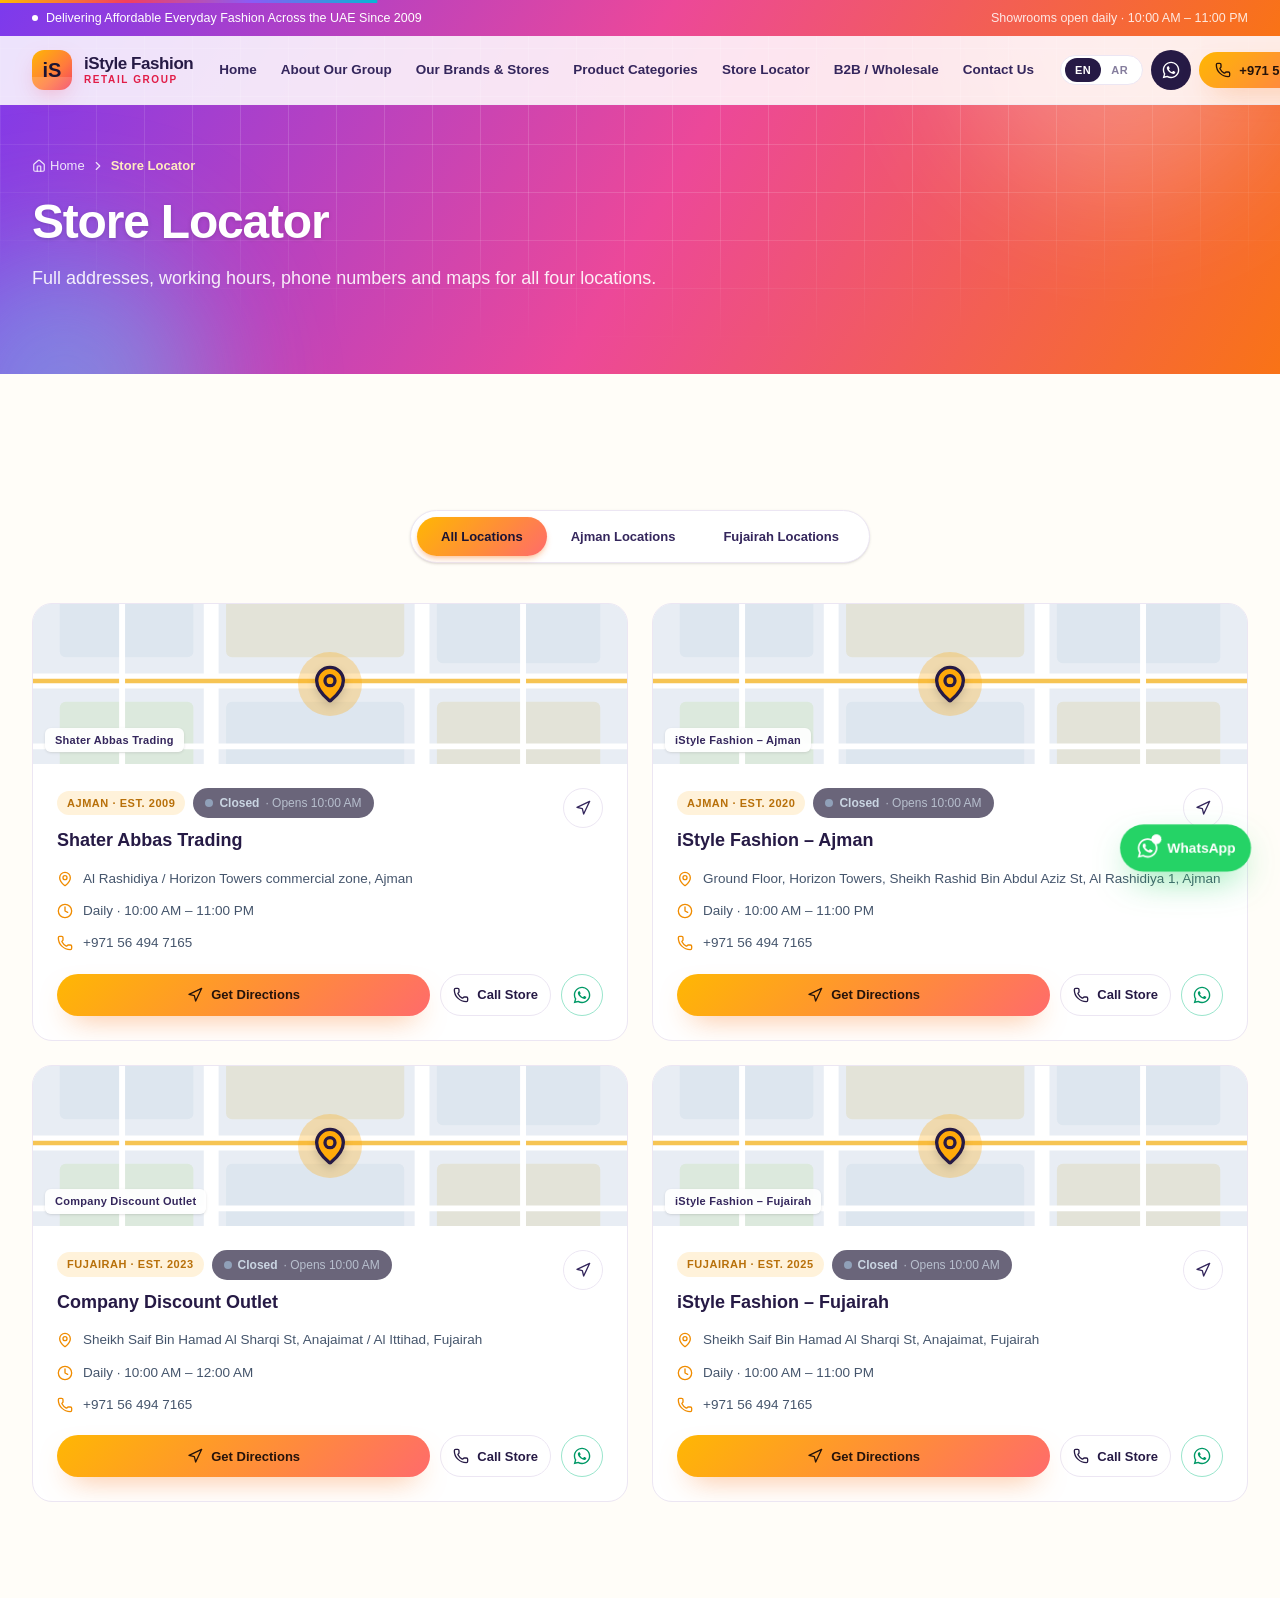
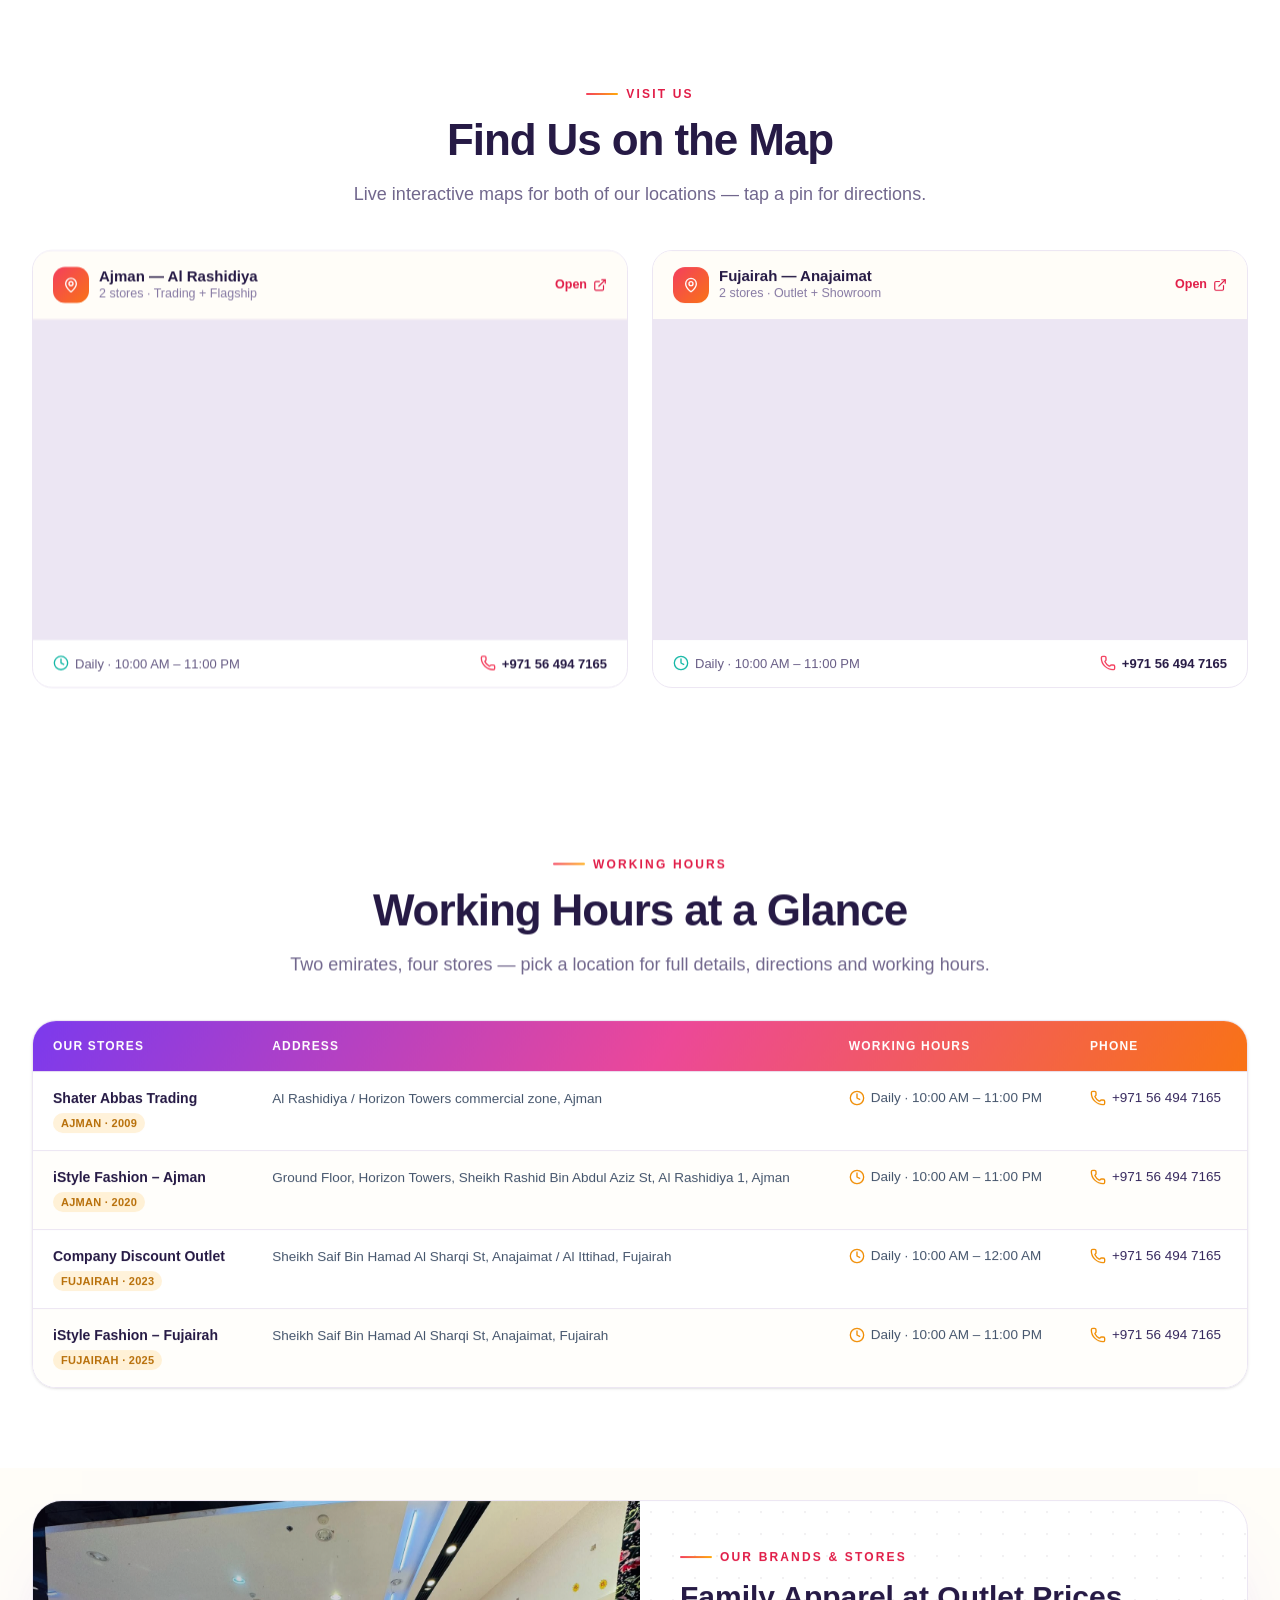
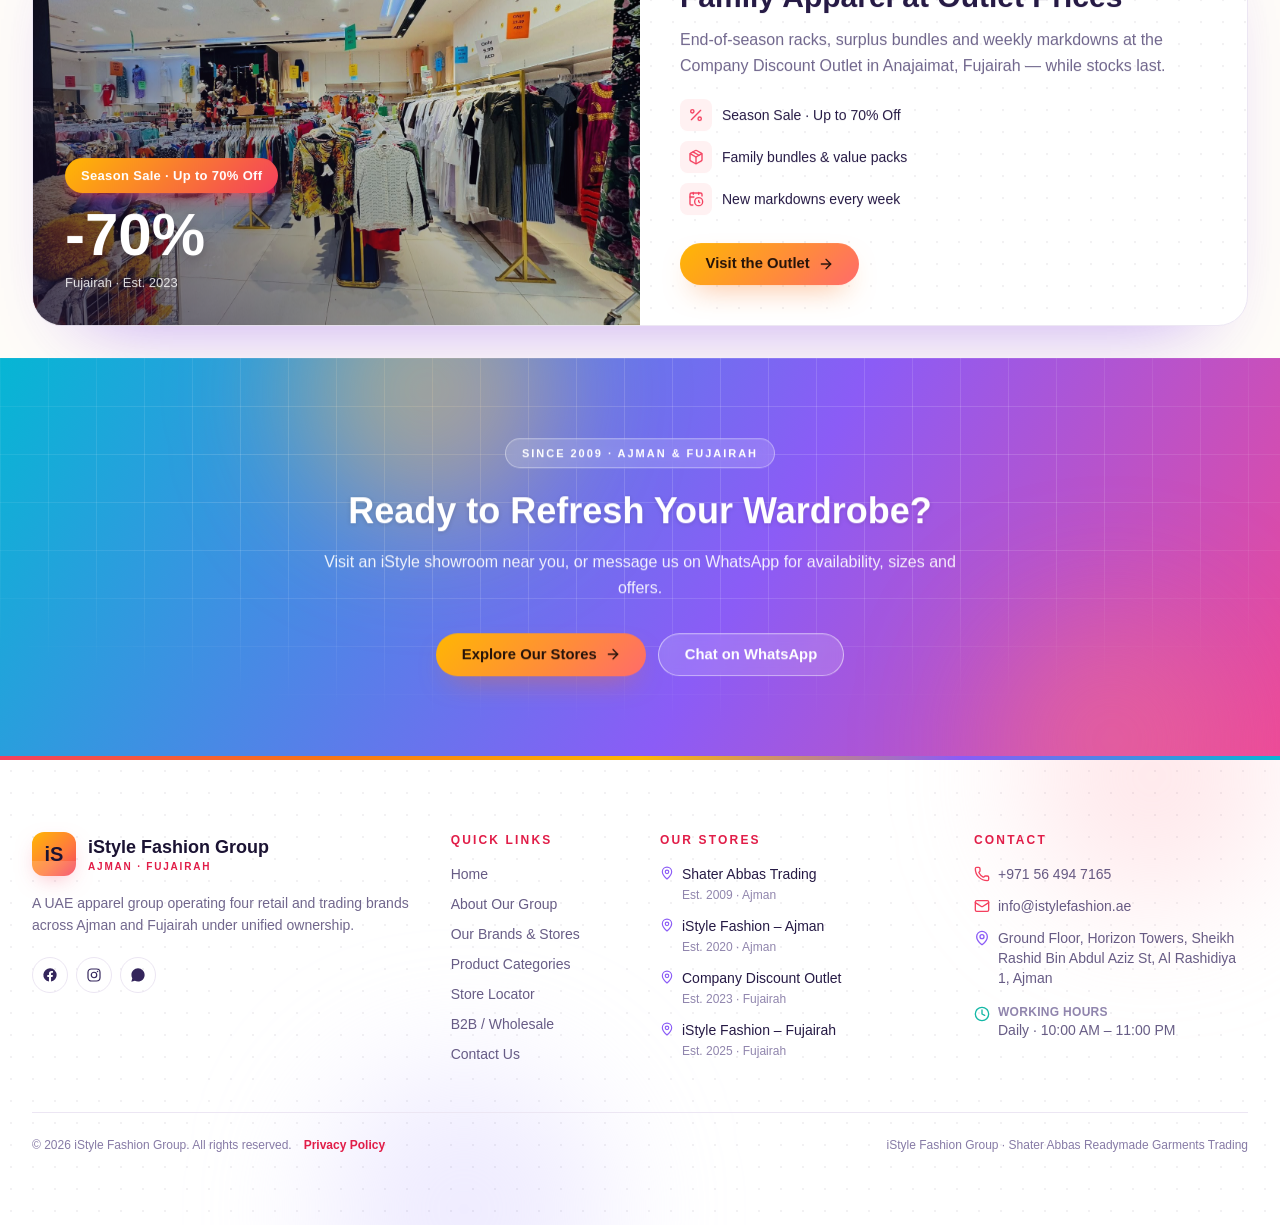
<file: stores/index.html>
<!DOCTYPE html><html lang="en" dir="ltr"><head><meta charSet="utf-8"/><meta name="viewport" content="width=device-width, initial-scale=1"/><link rel="preload" href="/_next/static/media/07c7676b89ed2778-s.p.2bn3s6zvc0dyp.woff2" as="font" crossorigin="" type="font/woff2"/><link rel="preload" href="/_next/static/media/32b2feed12f0ed96-s.p.1y712r_ow2ydl.woff2" as="font" crossorigin="" type="font/woff2"/><link rel="preload" href="/_next/static/media/9d036f80216c14ee-s.p.3u4lli0-axodc.woff2" as="font" crossorigin="" type="font/woff2"/><link rel="preload" href="/_next/static/media/f5e6f786bcaa2be4-s.p.30d2r2x65bwdm.woff2" as="font" crossorigin="" type="font/woff2"/><link rel="stylesheet" href="/_next/static/chunks/0_dawdo-wj4n7.css" data-precedence="next"/><link rel="preload" as="script" fetchPriority="low" href="/_next/static/chunks/310vm2bl3xxpt.js"/><script src="/_next/static/chunks/1wnov70f88xjy.js" async=""></script><script src="/_next/static/chunks/2olo2e9e-_esu.js" async=""></script><script src="/_next/static/chunks/0c98xzjfks9hq.js" async=""></script><script src="/_next/static/chunks/turbopack-2u1d16houkiyo.js" async=""></script><script src="/_next/static/chunks/0vz5c-9-1f3vv.js" async=""></script><script src="/_next/static/chunks/1jcwq3_rjknba.js" async=""></script><script src="/_next/static/chunks/398f_1uz80opz.js" async=""></script><script src="/_next/static/chunks/40gbz3w4c30fe.js" async=""></script><script src="/_next/static/chunks/02ss5z7byy6eg.js" async=""></script><script src="/_next/static/chunks/3arwfv44d5wk_.js" async=""></script><script src="/_next/static/chunks/1h4j2689ltxmk.js" async=""></script><meta name="theme-color" content="#f43f5e"/><title>Store Locator | iStyle Fashion Group</title><meta name="description" content="Find iStyle Fashion and Shater Abbas stores in Ajman and Fujairah — full addresses, working hours, phone numbers and directions to Horizon Towers Ajman and Anajaimat Fujairah."/><meta name="author" content="iStyle Fashion Group"/><link rel="manifest" href="/manifest.webmanifest"/><meta name="keywords" content="iStyle Fashion Ajman,Shater Abbas Garments,Fashion store Horizon Towers,Clothing store Fujairah Anajaimat,readymade garments Ajman,discount outlet Fujairah,wholesale garments UAE,clothing store Al Rashidiya Ajman"/><meta property="og:title" content="iStyle Fashion Group | Fashion Stores in Ajman &amp; Fujairah"/><meta property="og:description" content="Affordable everyday fashion across the UAE since 2009 — four brands in Ajman and Fujairah."/><meta property="og:site_name" content="iStyle Fashion Group"/><meta property="og:locale" content="en_AE"/><meta property="og:image" content="https://buyukofficial.github.io/og-image.jpg"/><meta property="og:image:width" content="1200"/><meta property="og:image:height" content="630"/><meta property="og:image:alt" content="iStyle Fashion Group — Fashion stores in Ajman &amp; Fujairah"/><meta property="og:type" content="website"/><meta name="twitter:card" content="summary_large_image"/><meta name="twitter:title" content="iStyle Fashion Group | Fashion Stores in Ajman &amp; Fujairah"/><meta name="twitter:description" content="Affordable everyday fashion across the UAE since 2009 — four brands in Ajman and Fujairah."/><meta name="twitter:image" content="https://buyukofficial.github.io/og-image.jpg"/><link rel="icon" href="/icon.svg"/><link rel="apple-touch-icon" href="/apple-touch-icon.png"/><meta name="next-size-adjust" content=""/><script src="/_next/static/chunks/0cz1d0mv5g_q7.js" noModule=""></script></head><body class="_0bjUvq_variable F9WnGq_variable QHC--G_variable antialiased"><div hidden=""><!--$--><!--/$--></div><noscript><style>#page-loader{display:none!important}</style></noscript><script type="application/ld+json">{"@context":"https://schema.org","@type":"Organization","name":"iStyle Fashion Group","alternateName":"Shater Abbas Readymade Garments Trading","description":"UAE apparel group operating four retail and trading brands across Ajman and Fujairah since 2009 — wholesale garment trading, multi-department fashion showrooms and an off-price discount outlet.","telephone":"+971564947165","email":"info@istylefashion.ae","foundingDate":"2009","slogan":"Delivering Affordable Everyday Fashion Across the UAE Since 2009","areaServed":["Ajman","Fujairah","United Arab Emirates"],"department":[{"@type":"ClothingStore","name":"Shater Abbas Readymade Garments Trading","address":{"@type":"PostalAddress","streetAddress":"Al Rashidiya / Horizon Towers commercial zone","addressLocality":"Ajman","addressCountry":"AE"},"openingHours":"Mo-Su 10:00-23:00"},{"@type":"ClothingStore","name":"iStyle Fashion – Flagship Store, Ajman","address":{"@type":"PostalAddress","streetAddress":"Ground Floor, Horizon Towers, Sheikh Rashid Bin Abdul Aziz St, Al Rashidiya 1","addressLocality":"Ajman","addressCountry":"AE"},"telephone":"+971564947165","openingHours":"Mo-Su 10:00-23:00"},{"@type":"ClothingStore","name":"Company Discount Outlet","address":{"@type":"PostalAddress","streetAddress":"Sheikh Saif Bin Hamad Al Sharqi St, Anajaimat / Al Ittihad","addressLocality":"Fujairah","addressCountry":"AE"},"openingHours":"Mo-Su 10:00-00:00"},{"@type":"ClothingStore","name":"iStyle Fashion – Showroom, Fujairah","address":{"@type":"PostalAddress","streetAddress":"Sheikh Saif Bin Hamad Al Sharqi St, Anajaimat","addressLocality":"Fujairah","addressCountry":"AE"},"openingHours":"Mo-Su 10:00-23:00"}]}</script><div id="page-loader" class="fixed inset-0 z-[90] grid place-items-center bg-navy-950" style="opacity:1"><div class="grid-pattern absolute inset-0" aria-hidden="true"></div><div class="relative flex flex-col items-center gap-6"><div style="opacity:0;transform:scale(0.85)"><span class="relative grid shrink-0 place-items-center overflow-hidden rounded-xl bg-[linear-gradient(135deg,#FFB703_0%,#FF7A3D_60%,#F43F5E_100%)] shadow-[0_8px_24px_-10px_rgba(244,63,94,0.6)] h-16 w-16" aria-hidden="true"><span class="font-display text-lg font-bold leading-none text-navy-950 sm:text-xl">iS</span><span class="absolute inset-x-0 bottom-0 h-1/3 bg-white/15"></span></span></div><p class="font-display text-lg font-semibold tracking-wide text-white" style="opacity:0;transform:translateY(8px)">iStyle Fashion <span class="gold-text">Group</span></p><div class="h-0.5 w-40 overflow-hidden rounded-full bg-white/15" aria-hidden="true"><div class="h-full w-full bg-[linear-gradient(90deg,#FFB703,#F43F5E,#8B5CF6)]" style="transform:translateX(-100%)"></div></div></div></div><div aria-hidden="true" class="fixed inset-x-0 top-0 z-[60] h-[3px] origin-left bg-[linear-gradient(90deg,#FFB703,#F43F5E,#8B5CF6,#06B6D4)]" style="transform:scaleX(0)"></div><header class="fixed inset-x-0 top-0 z-50"><div class="grad-sunset hidden text-white md:block"><div class="container-x flex h-9 items-center justify-between text-[12.5px]"><p class="flex items-center gap-2 font-medium"><span class="inline-block h-1.5 w-1.5 rounded-full bg-white"></span>Delivering Affordable Everyday Fashion Across the UAE Since 2009</p><p class="text-white/85">Showrooms open daily · 10:00 AM – 11:00 PM</p></div></div><div class="transition-all duration-300 glass border-b border-line/60"><div class="container-x flex h-[68px] items-center justify-between gap-4"><a class="group flex shrink-0 items-center gap-3 whitespace-nowrap" aria-label="iStyle Fashion Group — Home" href="/"><span class="relative grid shrink-0 place-items-center overflow-hidden rounded-xl bg-[linear-gradient(135deg,#FFB703_0%,#FF7A3D_60%,#F43F5E_100%)] shadow-[0_8px_24px_-10px_rgba(244,63,94,0.6)] h-10 w-10" aria-hidden="true"><span class="font-display text-lg font-bold leading-none text-navy-950 sm:text-xl">iS</span><span class="absolute inset-x-0 bottom-0 h-1/3 bg-white/15"></span></span><span class="flex flex-col leading-tight"><span class="font-display text-[17px] font-semibold tracking-tight text-navy-900">iStyle Fashion</span><span class="text-[10px] font-semibold tracking-[0.16em] text-rose-600 uppercase">Retail Group</span></span></a><nav class="hidden items-center gap-1 xl:flex" aria-label="Primary"><a class="relative whitespace-nowrap rounded-full px-2.5 py-2 text-[13.5px] font-semibold transition-colors text-navy-800 hover:text-rose-600" href="/">Home</a><a class="relative whitespace-nowrap rounded-full px-2.5 py-2 text-[13.5px] font-semibold transition-colors text-navy-800 hover:text-rose-600" href="/about/">About Our Group</a><a class="relative whitespace-nowrap rounded-full px-2.5 py-2 text-[13.5px] font-semibold transition-colors text-navy-800 hover:text-rose-600" href="/brands/">Our Brands &amp; Stores</a><a class="relative whitespace-nowrap rounded-full px-2.5 py-2 text-[13.5px] font-semibold transition-colors text-navy-800 hover:text-rose-600" href="/products/">Product Categories</a><a class="relative whitespace-nowrap rounded-full px-2.5 py-2 text-[13.5px] font-semibold transition-colors text-navy-800 hover:text-rose-600" href="/stores/">Store Locator</a><a class="relative whitespace-nowrap rounded-full px-2.5 py-2 text-[13.5px] font-semibold transition-colors text-navy-800 hover:text-rose-600" href="/wholesale/">B2B / Wholesale</a><a class="relative whitespace-nowrap rounded-full px-2.5 py-2 text-[13.5px] font-semibold transition-colors text-navy-800 hover:text-rose-600" href="/contact/">Contact Us</a></nav><div class="flex items-center gap-2"><div class="flex items-center rounded-full border border-line bg-white px-1 py-0.5" aria-label="Language"><button type="button" class="rounded-full px-2.5 py-1 text-[11px] font-bold tracking-wider transition-colors bg-navy-900 text-white">EN</button><button type="button" class="rounded-full px-2.5 py-1 text-[11px] font-bold tracking-wider transition-colors text-navy-800/60 hover:text-navy-900">AR</button></div><a href="https://wa.me/971564947165?text=Hello!%20I&#x27;d%20like%20to%20know%20more%20about%20your%20stores." target="_blank" rel="noopener noreferrer" class="hidden h-10 w-10 place-items-center rounded-full bg-navy-900 text-white transition-all hover:-translate-y-0.5 hover:bg-rose-600 sm:grid" aria-label="Chat on WhatsApp"><svg viewBox="0 0 24 24" fill="currentColor" class="h-5 w-5" aria-hidden="true"><path d="M12.04 2C6.58 2 2.13 6.45 2.13 11.91c0 1.75.46 3.45 1.32 4.95L2 22l5.28-1.38a9.9 9.9 0 0 0 4.76 1.21h.01c5.46 0 9.91-4.45 9.91-9.91S17.5 2 12.04 2Zm0 18.15c-1.48 0-2.93-.4-4.2-1.15l-.3-.18-3.12.82.83-3.05-.2-.31a8.2 8.2 0 0 1-1.26-4.37c0-4.54 3.7-8.24 8.25-8.24 4.54 0 8.24 3.7 8.24 8.24s-3.7 8.24-8.24 8.24Zm4.52-6.16c-.25-.12-1.47-.72-1.7-.8-.23-.09-.39-.13-.56.12-.17.25-.64.8-.79.97-.14.16-.29.18-.54.06-.25-.12-1.05-.39-1.99-1.23-.74-.66-1.24-1.47-1.38-1.72-.15-.25-.02-.38.11-.5.11-.11.25-.29.37-.43.13-.15.17-.25.25-.41.08-.17.04-.31-.02-.43-.06-.12-.56-1.34-.76-1.84-.2-.48-.4-.42-.56-.43h-.47c-.17 0-.43.06-.66.31-.23.25-.87.85-.87 2.07 0 1.22.89 2.4 1.02 2.56.12.17 1.75 2.67 4.25 3.74.59.26 1.06.41 1.42.52.6.19 1.14.16 1.57.1.48-.07 1.47-.6 1.68-1.18.21-.58.21-1.07.15-1.18-.06-.1-.23-.16-.48-.28Z"></path></svg></a><a href="tel:+971564947165" class="btn btn-gold !py-2.5 !px-3 text-[13px] sm:!px-4"><svg xmlns="http://www.w3.org/2000/svg" width="24" height="24" viewBox="0 0 24 24" fill="none" stroke="currentColor" stroke-width="2" stroke-linecap="round" stroke-linejoin="round" class="lucide lucide-phone h-4 w-4" aria-hidden="true"><path d="M13.832 16.568a1 1 0 0 0 1.213-.303l.355-.465A2 2 0 0 1 17 15h3a2 2 0 0 1 2 2v3a2 2 0 0 1-2 2A18 18 0 0 1 2 4a2 2 0 0 1 2-2h3a2 2 0 0 1 2 2v3a2 2 0 0 1-.8 1.6l-.468.351a1 1 0 0 0-.292 1.233 14 14 0 0 0 6.392 6.384"></path></svg><span class="hidden md:inline" dir="ltr">+971 56 494 7165</span><span class="hidden sm:inline md:hidden">Call Now</span></a><button type="button" class="grid h-10 w-10 place-items-center rounded-full bg-navy-900 text-white transition-colors hover:bg-rose-600 xl:hidden" aria-label="Menu" aria-expanded="false"><svg xmlns="http://www.w3.org/2000/svg" width="24" height="24" viewBox="0 0 24 24" fill="none" stroke="currentColor" stroke-width="2" stroke-linecap="round" stroke-linejoin="round" class="lucide lucide-menu h-5 w-5" aria-hidden="true"><path d="M4 5h16"></path><path d="M4 12h16"></path><path d="M4 19h16"></path></svg></button></div></div></div></header><main><div style="opacity:0;transform:translateY(14px)"><section class="grad-sunset relative overflow-hidden pt-[124px] pb-14 md:pt-[156px] md:pb-20"><div class="grid-pattern absolute inset-0" aria-hidden="true"></div><div aria-hidden="true" class="absolute -top-32 end-0 h-80 w-80 rounded-full bg-white/25 blur-3xl"></div><div aria-hidden="true" class="absolute -bottom-40 -start-20 h-72 w-72 rounded-full bg-cyan-300/40 blur-3xl"></div><div class="container-x relative"><nav aria-label="Breadcrumb" class="flex items-center gap-1.5 text-[13px] text-white/85"><a class="flex items-center gap-1 transition-colors hover:text-white" href="/"><svg xmlns="http://www.w3.org/2000/svg" width="24" height="24" viewBox="0 0 24 24" fill="none" stroke="currentColor" stroke-width="2" stroke-linecap="round" stroke-linejoin="round" class="lucide lucide-house lucide-home h-3.5 w-3.5" aria-hidden="true"><path d="M15 21v-8a1 1 0 0 0-1-1h-4a1 1 0 0 0-1 1v8"></path><path d="M3 10a2 2 0 0 1 .709-1.528l7-6a2 2 0 0 1 2.582 0l7 6A2 2 0 0 1 21 10v9a2 2 0 0 1-2 2H5a2 2 0 0 1-2-2z"></path></svg>Home</a><svg xmlns="http://www.w3.org/2000/svg" width="24" height="24" viewBox="0 0 24 24" fill="none" stroke="currentColor" stroke-width="2" stroke-linecap="round" stroke-linejoin="round" class="lucide lucide-chevron-right h-3.5 w-3.5 rtl:rotate-180" aria-hidden="true"><path d="m9 18 6-6-6-6"></path></svg><span class="font-semibold text-gold-200">Store Locator</span></nav><h1 class="mt-5 max-w-3xl font-display text-[2.4rem] leading-[1.1] font-semibold tracking-tight text-white drop-shadow-sm sm:text-5xl">Store Locator</h1><p class="mt-4 max-w-2xl text-base leading-relaxed text-white/90 sm:text-lg">Full addresses, working hours, phone numbers and maps for all four locations.</p></div></section><section class="bg-paper py-16 sm:py-20 lg:py-24" id="stores"><div class="container-x"><div class="mt-10 flex justify-center" style="opacity:0;transform:translateY(26px)"><div role="tablist" aria-label="Find Us in Ajman &amp; Fujairah" class="inline-flex rounded-full border border-line bg-white p-1.5 shadow-sm"><button role="tab" aria-selected="true" class="relative isolate rounded-full px-4 py-2.5 text-[13px] font-semibold transition-colors sm:px-6 text-navy-950"><span class="grad-warm absolute inset-0 -z-10 rounded-full shadow-md shadow-orange-500/30"></span>All Locations</button><button role="tab" aria-selected="false" class="relative isolate rounded-full px-4 py-2.5 text-[13px] font-semibold transition-colors sm:px-6 text-navy-800 hover:text-rose-600">Ajman Locations</button><button role="tab" aria-selected="false" class="relative isolate rounded-full px-4 py-2.5 text-[13px] font-semibold transition-colors sm:px-6 text-navy-800 hover:text-rose-600">Fujairah Locations</button></div></div><div class="mt-10 grid gap-6 lg:grid-cols-2"><article class="card card-hover overflow-hidden" style="opacity:0;transform:translateY(20px)"><a href="https://www.google.com/maps/search/?api=1&amp;query=Horizon%20Towers%2C%20Al%20Rashidiya%201%2C%20Ajman" target="_blank" rel="noopener noreferrer" class="group block" aria-label="View on Google Maps — Shater Abbas Trading"><div class="relative h-40 overflow-hidden bg-[#e8edf4]"><svg class="absolute inset-0 h-full w-full" viewBox="0 0 400 160" preserveAspectRatio="xMidYMid slice" aria-hidden="true"><rect width="400" height="160" fill="#e8edf4"></rect><rect x="18" y="14" width="90" height="48" rx="4" fill="#dde6ef"></rect><rect x="130" y="14" width="120" height="48" rx="4" fill="#e3e3d8"></rect><rect x="272" y="10" width="110" height="56" rx="4" fill="#dde6ef"></rect><rect x="18" y="92" width="90" height="54" rx="4" fill="#dce9dd"></rect><rect x="130" y="92" width="120" height="54" rx="4" fill="#dde6ef"></rect><rect x="272" y="92" width="110" height="54" rx="4" fill="#e3e3d8"></rect><g stroke="#ffffff" stroke-width="10" stroke-linecap="round"><path d="M0 78 H400"></path><path d="M120 0 V160"></path><path d="M262 0 V160"></path></g><g stroke="#f6c453" stroke-width="3" stroke-linecap="round"><path d="M0 78 H400"></path></g><g stroke="#ffffff" stroke-width="4"><path d="M60 0 V160"></path><path d="M330 0 V160"></path><path d="M0 122 H400"></path></g></svg><div class="absolute inset-0 grid place-items-center"><span class="relative"><span class="absolute inset-0 -m-3 animate-ping rounded-full bg-gold-500/30"></span><svg xmlns="http://www.w3.org/2000/svg" width="24" height="24" viewBox="0 0 24 24" fill="none" stroke="currentColor" stroke-width="2" stroke-linecap="round" stroke-linejoin="round" class="lucide lucide-map-pin relative h-10 w-10 fill-gold-500 text-navy-900 drop-shadow-lg" aria-hidden="true"><path d="M20 10c0 4.993-5.539 10.193-7.399 11.799a1 1 0 0 1-1.202 0C9.539 20.193 4 14.993 4 10a8 8 0 0 1 16 0"></path><circle cx="12" cy="10" r="3"></circle></svg></span></div><span class="absolute bottom-3 start-3 rounded-md bg-white/90 px-2.5 py-1 text-[11px] font-semibold tracking-wide text-navy-800 shadow-sm backdrop-blur">Shater Abbas Trading</span></div></a><div class="p-6"><div class="flex items-start justify-between gap-3"><div><span class="flex flex-wrap items-center gap-2"><span class="rounded-full bg-gold-500/15 px-2.5 py-1 text-[11px] font-bold tracking-wider text-gold-700 uppercase">Ajman<!-- --> · <!-- -->Est.<!-- --> <!-- -->2009</span><span class="inline-flex items-center gap-1.5 rounded-full px-3 py-1.5 text-[12px] font-semibold backdrop-blur  border-white/25 bg-navy-950/60 text-slate-300 " aria-live="polite"><span class="h-2 w-2 rounded-full bg-slate-400"></span>Open now</span></span><h3 class="mt-2.5 font-display text-lg leading-snug font-semibold text-navy-900">Shater Abbas Trading</h3></div><a href="https://www.google.com/maps/search/?api=1&amp;query=Horizon%20Towers%2C%20Al%20Rashidiya%201%2C%20Ajman" target="_blank" rel="noopener noreferrer" class="grid h-10 w-10 shrink-0 place-items-center rounded-full border border-line text-navy-800 transition-all hover:border-gold-500 hover:text-gold-700" aria-label="View on Google Maps"><svg xmlns="http://www.w3.org/2000/svg" width="24" height="24" viewBox="0 0 24 24" fill="none" stroke="currentColor" stroke-width="2" stroke-linecap="round" stroke-linejoin="round" class="lucide lucide-navigation h-4 w-4" aria-hidden="true"><polygon points="3 11 22 2 13 21 11 13 3 11"></polygon></svg></a></div><dl class="mt-4 space-y-3 text-[13.5px] text-slate-600"><div class="flex items-start gap-2.5"><svg xmlns="http://www.w3.org/2000/svg" width="24" height="24" viewBox="0 0 24 24" fill="none" stroke="currentColor" stroke-width="2" stroke-linecap="round" stroke-linejoin="round" class="lucide lucide-map-pin mt-0.5 h-4 w-4 shrink-0 text-gold-600" aria-hidden="true"><path d="M20 10c0 4.993-5.539 10.193-7.399 11.799a1 1 0 0 1-1.202 0C9.539 20.193 4 14.993 4 10a8 8 0 0 1 16 0"></path><circle cx="12" cy="10" r="3"></circle></svg><dd>Al Rashidiya / Horizon Towers commercial zone, Ajman</dd></div><div class="flex items-center gap-2.5"><svg xmlns="http://www.w3.org/2000/svg" width="24" height="24" viewBox="0 0 24 24" fill="none" stroke="currentColor" stroke-width="2" stroke-linecap="round" stroke-linejoin="round" class="lucide lucide-clock h-4 w-4 shrink-0 text-gold-600" aria-hidden="true"><circle cx="12" cy="12" r="10"></circle><path d="M12 6v6l4 2"></path></svg><dd>Daily · 10:00 AM – 11:00 PM</dd></div><div class="flex items-center gap-2.5"><svg xmlns="http://www.w3.org/2000/svg" width="24" height="24" viewBox="0 0 24 24" fill="none" stroke="currentColor" stroke-width="2" stroke-linecap="round" stroke-linejoin="round" class="lucide lucide-phone h-4 w-4 shrink-0 text-gold-600" aria-hidden="true"><path d="M13.832 16.568a1 1 0 0 0 1.213-.303l.355-.465A2 2 0 0 1 17 15h3a2 2 0 0 1 2 2v3a2 2 0 0 1-2 2A18 18 0 0 1 2 4a2 2 0 0 1 2-2h3a2 2 0 0 1 2 2v3a2 2 0 0 1-.8 1.6l-.468.351a1 1 0 0 0-.292 1.233 14 14 0 0 0 6.392 6.384"></path></svg><dd dir="ltr">+971 56 494 7165</dd></div></dl><div class="mt-5 flex flex-wrap gap-2.5"><a href="https://www.google.com/maps/search/?api=1&amp;query=Horizon%20Towers%2C%20Al%20Rashidiya%201%2C%20Ajman" target="_blank" rel="noopener noreferrer" class="btn btn-gold flex-1 !px-3 !py-2.5 text-[13px]"><svg xmlns="http://www.w3.org/2000/svg" width="24" height="24" viewBox="0 0 24 24" fill="none" stroke="currentColor" stroke-width="2" stroke-linecap="round" stroke-linejoin="round" class="lucide lucide-navigation h-4 w-4" aria-hidden="true"><polygon points="3 11 22 2 13 21 11 13 3 11"></polygon></svg>Get Directions</a><a href="tel:+971564947165" class="btn btn-ghost !px-3 !py-2.5 text-[13px]"><svg xmlns="http://www.w3.org/2000/svg" width="24" height="24" viewBox="0 0 24 24" fill="none" stroke="currentColor" stroke-width="2" stroke-linecap="round" stroke-linejoin="round" class="lucide lucide-phone h-4 w-4" aria-hidden="true"><path d="M13.832 16.568a1 1 0 0 0 1.213-.303l.355-.465A2 2 0 0 1 17 15h3a2 2 0 0 1 2 2v3a2 2 0 0 1-2 2A18 18 0 0 1 2 4a2 2 0 0 1 2-2h3a2 2 0 0 1 2 2v3a2 2 0 0 1-.8 1.6l-.468.351a1 1 0 0 0-.292 1.233 14 14 0 0 0 6.392 6.384"></path></svg>Call Store</a><a href="https://wa.me/971564947165?text=Hello!%20I&#x27;m%20visiting%20Shater%20Abbas%20Trading." target="_blank" rel="noopener noreferrer" class="grid h-[42px] w-[42px] place-items-center rounded-full border border-emerald-500/40 text-emerald-600 transition-all hover:bg-emerald-500 hover:text-white" aria-label="WhatsApp"><svg viewBox="0 0 24 24" fill="currentColor" class="h-5 w-5" aria-hidden="true"><path d="M12.04 2C6.58 2 2.13 6.45 2.13 11.91c0 1.75.46 3.45 1.32 4.95L2 22l5.28-1.38a9.9 9.9 0 0 0 4.76 1.21h.01c5.46 0 9.91-4.45 9.91-9.91S17.5 2 12.04 2Zm0 18.15c-1.48 0-2.93-.4-4.2-1.15l-.3-.18-3.12.82.83-3.05-.2-.31a8.2 8.2 0 0 1-1.26-4.37c0-4.54 3.7-8.24 8.25-8.24 4.54 0 8.24 3.7 8.24 8.24s-3.7 8.24-8.24 8.24Zm4.52-6.16c-.25-.12-1.47-.72-1.7-.8-.23-.09-.39-.13-.56.12-.17.25-.64.8-.79.97-.14.16-.29.18-.54.06-.25-.12-1.05-.39-1.99-1.23-.74-.66-1.24-1.47-1.38-1.72-.15-.25-.02-.38.11-.5.11-.11.25-.29.37-.43.13-.15.17-.25.25-.41.08-.17.04-.31-.02-.43-.06-.12-.56-1.34-.76-1.84-.2-.48-.4-.42-.56-.43h-.47c-.17 0-.43.06-.66.31-.23.25-.87.85-.87 2.07 0 1.22.89 2.4 1.02 2.56.12.17 1.75 2.67 4.25 3.74.59.26 1.06.41 1.42.52.6.19 1.14.16 1.57.1.48-.07 1.47-.6 1.68-1.18.21-.58.21-1.07.15-1.18-.06-.1-.23-.16-.48-.28Z"></path></svg></a></div></div></article><article class="card card-hover overflow-hidden" style="opacity:0;transform:translateY(20px)"><a href="https://www.google.com/maps/search/?api=1&amp;query=Horizon%20Towers%2C%20Sheikh%20Rashid%20Bin%20Abdul%20Aziz%20St%2C%20Al%20Rashidiya%201%2C%20Ajman" target="_blank" rel="noopener noreferrer" class="group block" aria-label="View on Google Maps — iStyle Fashion – Ajman"><div class="relative h-40 overflow-hidden bg-[#e8edf4]"><svg class="absolute inset-0 h-full w-full" viewBox="0 0 400 160" preserveAspectRatio="xMidYMid slice" aria-hidden="true"><rect width="400" height="160" fill="#e8edf4"></rect><rect x="18" y="14" width="90" height="48" rx="4" fill="#dde6ef"></rect><rect x="130" y="14" width="120" height="48" rx="4" fill="#e3e3d8"></rect><rect x="272" y="10" width="110" height="56" rx="4" fill="#dde6ef"></rect><rect x="18" y="92" width="90" height="54" rx="4" fill="#dce9dd"></rect><rect x="130" y="92" width="120" height="54" rx="4" fill="#dde6ef"></rect><rect x="272" y="92" width="110" height="54" rx="4" fill="#e3e3d8"></rect><g stroke="#ffffff" stroke-width="10" stroke-linecap="round"><path d="M0 78 H400"></path><path d="M120 0 V160"></path><path d="M262 0 V160"></path></g><g stroke="#f6c453" stroke-width="3" stroke-linecap="round"><path d="M0 78 H400"></path></g><g stroke="#ffffff" stroke-width="4"><path d="M60 0 V160"></path><path d="M330 0 V160"></path><path d="M0 122 H400"></path></g></svg><div class="absolute inset-0 grid place-items-center"><span class="relative"><span class="absolute inset-0 -m-3 animate-ping rounded-full bg-gold-500/30"></span><svg xmlns="http://www.w3.org/2000/svg" width="24" height="24" viewBox="0 0 24 24" fill="none" stroke="currentColor" stroke-width="2" stroke-linecap="round" stroke-linejoin="round" class="lucide lucide-map-pin relative h-10 w-10 fill-gold-500 text-navy-900 drop-shadow-lg" aria-hidden="true"><path d="M20 10c0 4.993-5.539 10.193-7.399 11.799a1 1 0 0 1-1.202 0C9.539 20.193 4 14.993 4 10a8 8 0 0 1 16 0"></path><circle cx="12" cy="10" r="3"></circle></svg></span></div><span class="absolute bottom-3 start-3 rounded-md bg-white/90 px-2.5 py-1 text-[11px] font-semibold tracking-wide text-navy-800 shadow-sm backdrop-blur">iStyle Fashion – Ajman</span></div></a><div class="p-6"><div class="flex items-start justify-between gap-3"><div><span class="flex flex-wrap items-center gap-2"><span class="rounded-full bg-gold-500/15 px-2.5 py-1 text-[11px] font-bold tracking-wider text-gold-700 uppercase">Ajman<!-- --> · <!-- -->Est.<!-- --> <!-- -->2020</span><span class="inline-flex items-center gap-1.5 rounded-full px-3 py-1.5 text-[12px] font-semibold backdrop-blur  border-white/25 bg-navy-950/60 text-slate-300 " aria-live="polite"><span class="h-2 w-2 rounded-full bg-slate-400"></span>Open now</span></span><h3 class="mt-2.5 font-display text-lg leading-snug font-semibold text-navy-900">iStyle Fashion – Ajman</h3></div><a href="https://www.google.com/maps/search/?api=1&amp;query=Horizon%20Towers%2C%20Sheikh%20Rashid%20Bin%20Abdul%20Aziz%20St%2C%20Al%20Rashidiya%201%2C%20Ajman" target="_blank" rel="noopener noreferrer" class="grid h-10 w-10 shrink-0 place-items-center rounded-full border border-line text-navy-800 transition-all hover:border-gold-500 hover:text-gold-700" aria-label="View on Google Maps"><svg xmlns="http://www.w3.org/2000/svg" width="24" height="24" viewBox="0 0 24 24" fill="none" stroke="currentColor" stroke-width="2" stroke-linecap="round" stroke-linejoin="round" class="lucide lucide-navigation h-4 w-4" aria-hidden="true"><polygon points="3 11 22 2 13 21 11 13 3 11"></polygon></svg></a></div><dl class="mt-4 space-y-3 text-[13.5px] text-slate-600"><div class="flex items-start gap-2.5"><svg xmlns="http://www.w3.org/2000/svg" width="24" height="24" viewBox="0 0 24 24" fill="none" stroke="currentColor" stroke-width="2" stroke-linecap="round" stroke-linejoin="round" class="lucide lucide-map-pin mt-0.5 h-4 w-4 shrink-0 text-gold-600" aria-hidden="true"><path d="M20 10c0 4.993-5.539 10.193-7.399 11.799a1 1 0 0 1-1.202 0C9.539 20.193 4 14.993 4 10a8 8 0 0 1 16 0"></path><circle cx="12" cy="10" r="3"></circle></svg><dd>Ground Floor, Horizon Towers, Sheikh Rashid Bin Abdul Aziz St, Al Rashidiya 1, Ajman</dd></div><div class="flex items-center gap-2.5"><svg xmlns="http://www.w3.org/2000/svg" width="24" height="24" viewBox="0 0 24 24" fill="none" stroke="currentColor" stroke-width="2" stroke-linecap="round" stroke-linejoin="round" class="lucide lucide-clock h-4 w-4 shrink-0 text-gold-600" aria-hidden="true"><circle cx="12" cy="12" r="10"></circle><path d="M12 6v6l4 2"></path></svg><dd>Daily · 10:00 AM – 11:00 PM</dd></div><div class="flex items-center gap-2.5"><svg xmlns="http://www.w3.org/2000/svg" width="24" height="24" viewBox="0 0 24 24" fill="none" stroke="currentColor" stroke-width="2" stroke-linecap="round" stroke-linejoin="round" class="lucide lucide-phone h-4 w-4 shrink-0 text-gold-600" aria-hidden="true"><path d="M13.832 16.568a1 1 0 0 0 1.213-.303l.355-.465A2 2 0 0 1 17 15h3a2 2 0 0 1 2 2v3a2 2 0 0 1-2 2A18 18 0 0 1 2 4a2 2 0 0 1 2-2h3a2 2 0 0 1 2 2v3a2 2 0 0 1-.8 1.6l-.468.351a1 1 0 0 0-.292 1.233 14 14 0 0 0 6.392 6.384"></path></svg><dd dir="ltr">+971 56 494 7165</dd></div></dl><div class="mt-5 flex flex-wrap gap-2.5"><a href="https://www.google.com/maps/search/?api=1&amp;query=Horizon%20Towers%2C%20Sheikh%20Rashid%20Bin%20Abdul%20Aziz%20St%2C%20Al%20Rashidiya%201%2C%20Ajman" target="_blank" rel="noopener noreferrer" class="btn btn-gold flex-1 !px-3 !py-2.5 text-[13px]"><svg xmlns="http://www.w3.org/2000/svg" width="24" height="24" viewBox="0 0 24 24" fill="none" stroke="currentColor" stroke-width="2" stroke-linecap="round" stroke-linejoin="round" class="lucide lucide-navigation h-4 w-4" aria-hidden="true"><polygon points="3 11 22 2 13 21 11 13 3 11"></polygon></svg>Get Directions</a><a href="tel:+971564947165" class="btn btn-ghost !px-3 !py-2.5 text-[13px]"><svg xmlns="http://www.w3.org/2000/svg" width="24" height="24" viewBox="0 0 24 24" fill="none" stroke="currentColor" stroke-width="2" stroke-linecap="round" stroke-linejoin="round" class="lucide lucide-phone h-4 w-4" aria-hidden="true"><path d="M13.832 16.568a1 1 0 0 0 1.213-.303l.355-.465A2 2 0 0 1 17 15h3a2 2 0 0 1 2 2v3a2 2 0 0 1-2 2A18 18 0 0 1 2 4a2 2 0 0 1 2-2h3a2 2 0 0 1 2 2v3a2 2 0 0 1-.8 1.6l-.468.351a1 1 0 0 0-.292 1.233 14 14 0 0 0 6.392 6.384"></path></svg>Call Store</a><a href="https://wa.me/971564947165?text=Hello!%20I&#x27;m%20visiting%20iStyle%20Fashion%20%E2%80%93%20Ajman." target="_blank" rel="noopener noreferrer" class="grid h-[42px] w-[42px] place-items-center rounded-full border border-emerald-500/40 text-emerald-600 transition-all hover:bg-emerald-500 hover:text-white" aria-label="WhatsApp"><svg viewBox="0 0 24 24" fill="currentColor" class="h-5 w-5" aria-hidden="true"><path d="M12.04 2C6.58 2 2.13 6.45 2.13 11.91c0 1.75.46 3.45 1.32 4.95L2 22l5.28-1.38a9.9 9.9 0 0 0 4.76 1.21h.01c5.46 0 9.91-4.45 9.91-9.91S17.5 2 12.04 2Zm0 18.15c-1.48 0-2.93-.4-4.2-1.15l-.3-.18-3.12.82.83-3.05-.2-.31a8.2 8.2 0 0 1-1.26-4.37c0-4.54 3.7-8.24 8.25-8.24 4.54 0 8.24 3.7 8.24 8.24s-3.7 8.24-8.24 8.24Zm4.52-6.16c-.25-.12-1.47-.72-1.7-.8-.23-.09-.39-.13-.56.12-.17.25-.64.8-.79.97-.14.16-.29.18-.54.06-.25-.12-1.05-.39-1.99-1.23-.74-.66-1.24-1.47-1.38-1.72-.15-.25-.02-.38.11-.5.11-.11.25-.29.37-.43.13-.15.17-.25.25-.41.08-.17.04-.31-.02-.43-.06-.12-.56-1.34-.76-1.84-.2-.48-.4-.42-.56-.43h-.47c-.17 0-.43.06-.66.31-.23.25-.87.85-.87 2.07 0 1.22.89 2.4 1.02 2.56.12.17 1.75 2.67 4.25 3.74.59.26 1.06.41 1.42.52.6.19 1.14.16 1.57.1.48-.07 1.47-.6 1.68-1.18.21-.58.21-1.07.15-1.18-.06-.1-.23-.16-.48-.28Z"></path></svg></a></div></div></article><article class="card card-hover overflow-hidden" style="opacity:0;transform:translateY(20px)"><a href="https://www.google.com/maps/search/?api=1&amp;query=Sheikh%20Saif%20Bin%20Hamad%20Al%20Sharqi%20St%2C%20Anajaimat%2C%20Fujairah" target="_blank" rel="noopener noreferrer" class="group block" aria-label="View on Google Maps — Company Discount Outlet"><div class="relative h-40 overflow-hidden bg-[#e8edf4]"><svg class="absolute inset-0 h-full w-full" viewBox="0 0 400 160" preserveAspectRatio="xMidYMid slice" aria-hidden="true"><rect width="400" height="160" fill="#e8edf4"></rect><rect x="18" y="14" width="90" height="48" rx="4" fill="#dde6ef"></rect><rect x="130" y="14" width="120" height="48" rx="4" fill="#e3e3d8"></rect><rect x="272" y="10" width="110" height="56" rx="4" fill="#dde6ef"></rect><rect x="18" y="92" width="90" height="54" rx="4" fill="#dce9dd"></rect><rect x="130" y="92" width="120" height="54" rx="4" fill="#dde6ef"></rect><rect x="272" y="92" width="110" height="54" rx="4" fill="#e3e3d8"></rect><g stroke="#ffffff" stroke-width="10" stroke-linecap="round"><path d="M0 78 H400"></path><path d="M120 0 V160"></path><path d="M262 0 V160"></path></g><g stroke="#f6c453" stroke-width="3" stroke-linecap="round"><path d="M0 78 H400"></path></g><g stroke="#ffffff" stroke-width="4"><path d="M60 0 V160"></path><path d="M330 0 V160"></path><path d="M0 122 H400"></path></g></svg><div class="absolute inset-0 grid place-items-center"><span class="relative"><span class="absolute inset-0 -m-3 animate-ping rounded-full bg-gold-500/30"></span><svg xmlns="http://www.w3.org/2000/svg" width="24" height="24" viewBox="0 0 24 24" fill="none" stroke="currentColor" stroke-width="2" stroke-linecap="round" stroke-linejoin="round" class="lucide lucide-map-pin relative h-10 w-10 fill-gold-500 text-navy-900 drop-shadow-lg" aria-hidden="true"><path d="M20 10c0 4.993-5.539 10.193-7.399 11.799a1 1 0 0 1-1.202 0C9.539 20.193 4 14.993 4 10a8 8 0 0 1 16 0"></path><circle cx="12" cy="10" r="3"></circle></svg></span></div><span class="absolute bottom-3 start-3 rounded-md bg-white/90 px-2.5 py-1 text-[11px] font-semibold tracking-wide text-navy-800 shadow-sm backdrop-blur">Company Discount Outlet</span></div></a><div class="p-6"><div class="flex items-start justify-between gap-3"><div><span class="flex flex-wrap items-center gap-2"><span class="rounded-full bg-gold-500/15 px-2.5 py-1 text-[11px] font-bold tracking-wider text-gold-700 uppercase">Fujairah<!-- --> · <!-- -->Est.<!-- --> <!-- -->2023</span><span class="inline-flex items-center gap-1.5 rounded-full px-3 py-1.5 text-[12px] font-semibold backdrop-blur  border-white/25 bg-navy-950/60 text-slate-300 " aria-live="polite"><span class="h-2 w-2 rounded-full bg-slate-400"></span>Open now</span></span><h3 class="mt-2.5 font-display text-lg leading-snug font-semibold text-navy-900">Company Discount Outlet</h3></div><a href="https://www.google.com/maps/search/?api=1&amp;query=Sheikh%20Saif%20Bin%20Hamad%20Al%20Sharqi%20St%2C%20Anajaimat%2C%20Fujairah" target="_blank" rel="noopener noreferrer" class="grid h-10 w-10 shrink-0 place-items-center rounded-full border border-line text-navy-800 transition-all hover:border-gold-500 hover:text-gold-700" aria-label="View on Google Maps"><svg xmlns="http://www.w3.org/2000/svg" width="24" height="24" viewBox="0 0 24 24" fill="none" stroke="currentColor" stroke-width="2" stroke-linecap="round" stroke-linejoin="round" class="lucide lucide-navigation h-4 w-4" aria-hidden="true"><polygon points="3 11 22 2 13 21 11 13 3 11"></polygon></svg></a></div><dl class="mt-4 space-y-3 text-[13.5px] text-slate-600"><div class="flex items-start gap-2.5"><svg xmlns="http://www.w3.org/2000/svg" width="24" height="24" viewBox="0 0 24 24" fill="none" stroke="currentColor" stroke-width="2" stroke-linecap="round" stroke-linejoin="round" class="lucide lucide-map-pin mt-0.5 h-4 w-4 shrink-0 text-gold-600" aria-hidden="true"><path d="M20 10c0 4.993-5.539 10.193-7.399 11.799a1 1 0 0 1-1.202 0C9.539 20.193 4 14.993 4 10a8 8 0 0 1 16 0"></path><circle cx="12" cy="10" r="3"></circle></svg><dd>Sheikh Saif Bin Hamad Al Sharqi St, Anajaimat / Al Ittihad, Fujairah</dd></div><div class="flex items-center gap-2.5"><svg xmlns="http://www.w3.org/2000/svg" width="24" height="24" viewBox="0 0 24 24" fill="none" stroke="currentColor" stroke-width="2" stroke-linecap="round" stroke-linejoin="round" class="lucide lucide-clock h-4 w-4 shrink-0 text-gold-600" aria-hidden="true"><circle cx="12" cy="12" r="10"></circle><path d="M12 6v6l4 2"></path></svg><dd>Daily · 10:00 AM – 12:00 AM</dd></div><div class="flex items-center gap-2.5"><svg xmlns="http://www.w3.org/2000/svg" width="24" height="24" viewBox="0 0 24 24" fill="none" stroke="currentColor" stroke-width="2" stroke-linecap="round" stroke-linejoin="round" class="lucide lucide-phone h-4 w-4 shrink-0 text-gold-600" aria-hidden="true"><path d="M13.832 16.568a1 1 0 0 0 1.213-.303l.355-.465A2 2 0 0 1 17 15h3a2 2 0 0 1 2 2v3a2 2 0 0 1-2 2A18 18 0 0 1 2 4a2 2 0 0 1 2-2h3a2 2 0 0 1 2 2v3a2 2 0 0 1-.8 1.6l-.468.351a1 1 0 0 0-.292 1.233 14 14 0 0 0 6.392 6.384"></path></svg><dd dir="ltr">+971 56 494 7165</dd></div></dl><div class="mt-5 flex flex-wrap gap-2.5"><a href="https://www.google.com/maps/search/?api=1&amp;query=Sheikh%20Saif%20Bin%20Hamad%20Al%20Sharqi%20St%2C%20Anajaimat%2C%20Fujairah" target="_blank" rel="noopener noreferrer" class="btn btn-gold flex-1 !px-3 !py-2.5 text-[13px]"><svg xmlns="http://www.w3.org/2000/svg" width="24" height="24" viewBox="0 0 24 24" fill="none" stroke="currentColor" stroke-width="2" stroke-linecap="round" stroke-linejoin="round" class="lucide lucide-navigation h-4 w-4" aria-hidden="true"><polygon points="3 11 22 2 13 21 11 13 3 11"></polygon></svg>Get Directions</a><a href="tel:+971564947165" class="btn btn-ghost !px-3 !py-2.5 text-[13px]"><svg xmlns="http://www.w3.org/2000/svg" width="24" height="24" viewBox="0 0 24 24" fill="none" stroke="currentColor" stroke-width="2" stroke-linecap="round" stroke-linejoin="round" class="lucide lucide-phone h-4 w-4" aria-hidden="true"><path d="M13.832 16.568a1 1 0 0 0 1.213-.303l.355-.465A2 2 0 0 1 17 15h3a2 2 0 0 1 2 2v3a2 2 0 0 1-2 2A18 18 0 0 1 2 4a2 2 0 0 1 2-2h3a2 2 0 0 1 2 2v3a2 2 0 0 1-.8 1.6l-.468.351a1 1 0 0 0-.292 1.233 14 14 0 0 0 6.392 6.384"></path></svg>Call Store</a><a href="https://wa.me/971564947165?text=Hello!%20I&#x27;m%20visiting%20Company%20Discount%20Outlet." target="_blank" rel="noopener noreferrer" class="grid h-[42px] w-[42px] place-items-center rounded-full border border-emerald-500/40 text-emerald-600 transition-all hover:bg-emerald-500 hover:text-white" aria-label="WhatsApp"><svg viewBox="0 0 24 24" fill="currentColor" class="h-5 w-5" aria-hidden="true"><path d="M12.04 2C6.58 2 2.13 6.45 2.13 11.91c0 1.75.46 3.45 1.32 4.95L2 22l5.28-1.38a9.9 9.9 0 0 0 4.76 1.21h.01c5.46 0 9.91-4.45 9.91-9.91S17.5 2 12.04 2Zm0 18.15c-1.48 0-2.93-.4-4.2-1.15l-.3-.18-3.12.82.83-3.05-.2-.31a8.2 8.2 0 0 1-1.26-4.37c0-4.54 3.7-8.24 8.25-8.24 4.54 0 8.24 3.7 8.24 8.24s-3.7 8.24-8.24 8.24Zm4.52-6.16c-.25-.12-1.47-.72-1.7-.8-.23-.09-.39-.13-.56.12-.17.25-.64.8-.79.97-.14.16-.29.18-.54.06-.25-.12-1.05-.39-1.99-1.23-.74-.66-1.24-1.47-1.38-1.72-.15-.25-.02-.38.11-.5.11-.11.25-.29.37-.43.13-.15.17-.25.25-.41.08-.17.04-.31-.02-.43-.06-.12-.56-1.34-.76-1.84-.2-.48-.4-.42-.56-.43h-.47c-.17 0-.43.06-.66.31-.23.25-.87.85-.87 2.07 0 1.22.89 2.4 1.02 2.56.12.17 1.75 2.67 4.25 3.74.59.26 1.06.41 1.42.52.6.19 1.14.16 1.57.1.48-.07 1.47-.6 1.68-1.18.21-.58.21-1.07.15-1.18-.06-.1-.23-.16-.48-.28Z"></path></svg></a></div></div></article><article class="card card-hover overflow-hidden" style="opacity:0;transform:translateY(20px)"><a href="https://www.google.com/maps/search/?api=1&amp;query=Sheikh%20Saif%20Bin%20Hamad%20Al%20Sharqi%20St%2C%20Anajaimat%2C%20Fujairah" target="_blank" rel="noopener noreferrer" class="group block" aria-label="View on Google Maps — iStyle Fashion – Fujairah"><div class="relative h-40 overflow-hidden bg-[#e8edf4]"><svg class="absolute inset-0 h-full w-full" viewBox="0 0 400 160" preserveAspectRatio="xMidYMid slice" aria-hidden="true"><rect width="400" height="160" fill="#e8edf4"></rect><rect x="18" y="14" width="90" height="48" rx="4" fill="#dde6ef"></rect><rect x="130" y="14" width="120" height="48" rx="4" fill="#e3e3d8"></rect><rect x="272" y="10" width="110" height="56" rx="4" fill="#dde6ef"></rect><rect x="18" y="92" width="90" height="54" rx="4" fill="#dce9dd"></rect><rect x="130" y="92" width="120" height="54" rx="4" fill="#dde6ef"></rect><rect x="272" y="92" width="110" height="54" rx="4" fill="#e3e3d8"></rect><g stroke="#ffffff" stroke-width="10" stroke-linecap="round"><path d="M0 78 H400"></path><path d="M120 0 V160"></path><path d="M262 0 V160"></path></g><g stroke="#f6c453" stroke-width="3" stroke-linecap="round"><path d="M0 78 H400"></path></g><g stroke="#ffffff" stroke-width="4"><path d="M60 0 V160"></path><path d="M330 0 V160"></path><path d="M0 122 H400"></path></g></svg><div class="absolute inset-0 grid place-items-center"><span class="relative"><span class="absolute inset-0 -m-3 animate-ping rounded-full bg-gold-500/30"></span><svg xmlns="http://www.w3.org/2000/svg" width="24" height="24" viewBox="0 0 24 24" fill="none" stroke="currentColor" stroke-width="2" stroke-linecap="round" stroke-linejoin="round" class="lucide lucide-map-pin relative h-10 w-10 fill-gold-500 text-navy-900 drop-shadow-lg" aria-hidden="true"><path d="M20 10c0 4.993-5.539 10.193-7.399 11.799a1 1 0 0 1-1.202 0C9.539 20.193 4 14.993 4 10a8 8 0 0 1 16 0"></path><circle cx="12" cy="10" r="3"></circle></svg></span></div><span class="absolute bottom-3 start-3 rounded-md bg-white/90 px-2.5 py-1 text-[11px] font-semibold tracking-wide text-navy-800 shadow-sm backdrop-blur">iStyle Fashion – Fujairah</span></div></a><div class="p-6"><div class="flex items-start justify-between gap-3"><div><span class="flex flex-wrap items-center gap-2"><span class="rounded-full bg-gold-500/15 px-2.5 py-1 text-[11px] font-bold tracking-wider text-gold-700 uppercase">Fujairah<!-- --> · <!-- -->Est.<!-- --> <!-- -->2025</span><span class="inline-flex items-center gap-1.5 rounded-full px-3 py-1.5 text-[12px] font-semibold backdrop-blur  border-white/25 bg-navy-950/60 text-slate-300 " aria-live="polite"><span class="h-2 w-2 rounded-full bg-slate-400"></span>Open now</span></span><h3 class="mt-2.5 font-display text-lg leading-snug font-semibold text-navy-900">iStyle Fashion – Fujairah</h3></div><a href="https://www.google.com/maps/search/?api=1&amp;query=Sheikh%20Saif%20Bin%20Hamad%20Al%20Sharqi%20St%2C%20Anajaimat%2C%20Fujairah" target="_blank" rel="noopener noreferrer" class="grid h-10 w-10 shrink-0 place-items-center rounded-full border border-line text-navy-800 transition-all hover:border-gold-500 hover:text-gold-700" aria-label="View on Google Maps"><svg xmlns="http://www.w3.org/2000/svg" width="24" height="24" viewBox="0 0 24 24" fill="none" stroke="currentColor" stroke-width="2" stroke-linecap="round" stroke-linejoin="round" class="lucide lucide-navigation h-4 w-4" aria-hidden="true"><polygon points="3 11 22 2 13 21 11 13 3 11"></polygon></svg></a></div><dl class="mt-4 space-y-3 text-[13.5px] text-slate-600"><div class="flex items-start gap-2.5"><svg xmlns="http://www.w3.org/2000/svg" width="24" height="24" viewBox="0 0 24 24" fill="none" stroke="currentColor" stroke-width="2" stroke-linecap="round" stroke-linejoin="round" class="lucide lucide-map-pin mt-0.5 h-4 w-4 shrink-0 text-gold-600" aria-hidden="true"><path d="M20 10c0 4.993-5.539 10.193-7.399 11.799a1 1 0 0 1-1.202 0C9.539 20.193 4 14.993 4 10a8 8 0 0 1 16 0"></path><circle cx="12" cy="10" r="3"></circle></svg><dd>Sheikh Saif Bin Hamad Al Sharqi St, Anajaimat, Fujairah</dd></div><div class="flex items-center gap-2.5"><svg xmlns="http://www.w3.org/2000/svg" width="24" height="24" viewBox="0 0 24 24" fill="none" stroke="currentColor" stroke-width="2" stroke-linecap="round" stroke-linejoin="round" class="lucide lucide-clock h-4 w-4 shrink-0 text-gold-600" aria-hidden="true"><circle cx="12" cy="12" r="10"></circle><path d="M12 6v6l4 2"></path></svg><dd>Daily · 10:00 AM – 11:00 PM</dd></div><div class="flex items-center gap-2.5"><svg xmlns="http://www.w3.org/2000/svg" width="24" height="24" viewBox="0 0 24 24" fill="none" stroke="currentColor" stroke-width="2" stroke-linecap="round" stroke-linejoin="round" class="lucide lucide-phone h-4 w-4 shrink-0 text-gold-600" aria-hidden="true"><path d="M13.832 16.568a1 1 0 0 0 1.213-.303l.355-.465A2 2 0 0 1 17 15h3a2 2 0 0 1 2 2v3a2 2 0 0 1-2 2A18 18 0 0 1 2 4a2 2 0 0 1 2-2h3a2 2 0 0 1 2 2v3a2 2 0 0 1-.8 1.6l-.468.351a1 1 0 0 0-.292 1.233 14 14 0 0 0 6.392 6.384"></path></svg><dd dir="ltr">+971 56 494 7165</dd></div></dl><div class="mt-5 flex flex-wrap gap-2.5"><a href="https://www.google.com/maps/search/?api=1&amp;query=Sheikh%20Saif%20Bin%20Hamad%20Al%20Sharqi%20St%2C%20Anajaimat%2C%20Fujairah" target="_blank" rel="noopener noreferrer" class="btn btn-gold flex-1 !px-3 !py-2.5 text-[13px]"><svg xmlns="http://www.w3.org/2000/svg" width="24" height="24" viewBox="0 0 24 24" fill="none" stroke="currentColor" stroke-width="2" stroke-linecap="round" stroke-linejoin="round" class="lucide lucide-navigation h-4 w-4" aria-hidden="true"><polygon points="3 11 22 2 13 21 11 13 3 11"></polygon></svg>Get Directions</a><a href="tel:+971564947165" class="btn btn-ghost !px-3 !py-2.5 text-[13px]"><svg xmlns="http://www.w3.org/2000/svg" width="24" height="24" viewBox="0 0 24 24" fill="none" stroke="currentColor" stroke-width="2" stroke-linecap="round" stroke-linejoin="round" class="lucide lucide-phone h-4 w-4" aria-hidden="true"><path d="M13.832 16.568a1 1 0 0 0 1.213-.303l.355-.465A2 2 0 0 1 17 15h3a2 2 0 0 1 2 2v3a2 2 0 0 1-2 2A18 18 0 0 1 2 4a2 2 0 0 1 2-2h3a2 2 0 0 1 2 2v3a2 2 0 0 1-.8 1.6l-.468.351a1 1 0 0 0-.292 1.233 14 14 0 0 0 6.392 6.384"></path></svg>Call Store</a><a href="https://wa.me/971564947165?text=Hello!%20I&#x27;m%20visiting%20iStyle%20Fashion%20%E2%80%93%20Fujairah." target="_blank" rel="noopener noreferrer" class="grid h-[42px] w-[42px] place-items-center rounded-full border border-emerald-500/40 text-emerald-600 transition-all hover:bg-emerald-500 hover:text-white" aria-label="WhatsApp"><svg viewBox="0 0 24 24" fill="currentColor" class="h-5 w-5" aria-hidden="true"><path d="M12.04 2C6.58 2 2.13 6.45 2.13 11.91c0 1.75.46 3.45 1.32 4.95L2 22l5.28-1.38a9.9 9.9 0 0 0 4.76 1.21h.01c5.46 0 9.91-4.45 9.91-9.91S17.5 2 12.04 2Zm0 18.15c-1.48 0-2.93-.4-4.2-1.15l-.3-.18-3.12.82.83-3.05-.2-.31a8.2 8.2 0 0 1-1.26-4.37c0-4.54 3.7-8.24 8.25-8.24 4.54 0 8.24 3.7 8.24 8.24s-3.7 8.24-8.24 8.24Zm4.52-6.16c-.25-.12-1.47-.72-1.7-.8-.23-.09-.39-.13-.56.12-.17.25-.64.8-.79.97-.14.16-.29.18-.54.06-.25-.12-1.05-.39-1.99-1.23-.74-.66-1.24-1.47-1.38-1.72-.15-.25-.02-.38.11-.5.11-.11.25-.29.37-.43.13-.15.17-.25.25-.41.08-.17.04-.31-.02-.43-.06-.12-.56-1.34-.76-1.84-.2-.48-.4-.42-.56-.43h-.47c-.17 0-.43.06-.66.31-.23.25-.87.85-.87 2.07 0 1.22.89 2.4 1.02 2.56.12.17 1.75 2.67 4.25 3.74.59.26 1.06.41 1.42.52.6.19 1.14.16 1.57.1.48-.07 1.47-.6 1.68-1.18.21-.58.21-1.07.15-1.18-.06-.1-.23-.16-.48-.28Z"></path></svg></a></div></div></article></div></div></section><section class="bg-white py-16 sm:py-20"><div class="container-x"><div class="mx-auto max-w-3xl text-center" style="opacity:0;transform:translateY(26px)"><span class="eyebrow justify-center ">Visit Us</span><h2 class="mt-3 font-display text-3xl leading-[1.12] font-semibold tracking-tight sm:text-4xl lg:text-[2.75rem] text-navy-900">Find Us on the Map</h2><p class="mt-4 text-base leading-relaxed sm:text-lg text-navy-800/70">Live interactive maps for both of our locations — tap a pin for directions.</p></div><div class="mt-10 grid gap-6 lg:grid-cols-2"><div style="opacity:0;transform:translateY(26px)"><div class="card overflow-hidden"><div class="flex items-center justify-between gap-3 border-b border-line bg-paper px-5 py-4"><div class="flex items-center gap-2.5"><span class="grid h-9 w-9 place-items-center rounded-xl bg-[linear-gradient(135deg,#F43F5E,#F97316)] text-white"><svg xmlns="http://www.w3.org/2000/svg" width="24" height="24" viewBox="0 0 24 24" fill="none" stroke="currentColor" stroke-width="2" stroke-linecap="round" stroke-linejoin="round" class="lucide lucide-map-pin h-4 w-4" aria-hidden="true"><path d="M20 10c0 4.993-5.539 10.193-7.399 11.799a1 1 0 0 1-1.202 0C9.539 20.193 4 14.993 4 10a8 8 0 0 1 16 0"></path><circle cx="12" cy="10" r="3"></circle></svg></span><div class="leading-tight"><p class="text-[15px] font-semibold text-navy-900">Ajman — Al Rashidiya</p><p class="text-[12.5px] text-navy-700/65">2 stores · Trading + Flagship</p></div></div><a href="https://www.google.com/maps/search/?api=1&amp;query=Horizon%20Towers%2C%20Al%20Rashidiya%201%2C%20Ajman" target="_blank" rel="noopener noreferrer" class="flex items-center gap-1.5 text-[12.5px] font-semibold text-rose-600 transition-colors hover:text-rose-700">Open<svg xmlns="http://www.w3.org/2000/svg" width="24" height="24" viewBox="0 0 24 24" fill="none" stroke="currentColor" stroke-width="2" stroke-linecap="round" stroke-linejoin="round" class="lucide lucide-external-link h-3.5 w-3.5" aria-hidden="true"><path d="M15 3h6v6"></path><path d="M10 14 21 3"></path><path d="M18 13v6a2 2 0 0 1-2 2H5a2 2 0 0 1-2-2V8a2 2 0 0 1 2-2h6"></path></svg></a></div><div class="relative h-72 bg-line sm:h-80"><iframe title="Ajman — Al Rashidiya" src="https://www.google.com/maps?q=Al%20Rashidiya%201%2C%20Ajman%2C%20United%20Arab%20Emirates&amp;output=embed" loading="lazy" allowFullScreen="" referrerPolicy="no-referrer-when-downgrade" class="absolute inset-0 h-full w-full border-0"></iframe></div><div class="flex items-center justify-between gap-3 px-5 py-3.5 text-[13px] text-navy-800/75"><span class="flex items-center gap-1.5"><svg xmlns="http://www.w3.org/2000/svg" width="24" height="24" viewBox="0 0 24 24" fill="none" stroke="currentColor" stroke-width="2" stroke-linecap="round" stroke-linejoin="round" class="lucide lucide-clock h-4 w-4 text-teal-500" aria-hidden="true"><circle cx="12" cy="12" r="10"></circle><path d="M12 6v6l4 2"></path></svg>Daily · 10:00 AM – 11:00 PM</span><a href="tel:+971564947165" class="flex items-center gap-1.5 font-semibold text-navy-900"><svg xmlns="http://www.w3.org/2000/svg" width="24" height="24" viewBox="0 0 24 24" fill="none" stroke="currentColor" stroke-width="2" stroke-linecap="round" stroke-linejoin="round" class="lucide lucide-phone h-4 w-4 text-rose-500" aria-hidden="true"><path d="M13.832 16.568a1 1 0 0 0 1.213-.303l.355-.465A2 2 0 0 1 17 15h3a2 2 0 0 1 2 2v3a2 2 0 0 1-2 2A18 18 0 0 1 2 4a2 2 0 0 1 2-2h3a2 2 0 0 1 2 2v3a2 2 0 0 1-.8 1.6l-.468.351a1 1 0 0 0-.292 1.233 14 14 0 0 0 6.392 6.384"></path></svg><span dir="ltr">+971 56 494 7165</span></a></div></div></div><div style="opacity:0;transform:translateY(26px)"><div class="card overflow-hidden"><div class="flex items-center justify-between gap-3 border-b border-line bg-paper px-5 py-4"><div class="flex items-center gap-2.5"><span class="grid h-9 w-9 place-items-center rounded-xl bg-[linear-gradient(135deg,#F43F5E,#F97316)] text-white"><svg xmlns="http://www.w3.org/2000/svg" width="24" height="24" viewBox="0 0 24 24" fill="none" stroke="currentColor" stroke-width="2" stroke-linecap="round" stroke-linejoin="round" class="lucide lucide-map-pin h-4 w-4" aria-hidden="true"><path d="M20 10c0 4.993-5.539 10.193-7.399 11.799a1 1 0 0 1-1.202 0C9.539 20.193 4 14.993 4 10a8 8 0 0 1 16 0"></path><circle cx="12" cy="10" r="3"></circle></svg></span><div class="leading-tight"><p class="text-[15px] font-semibold text-navy-900">Fujairah — Anajaimat</p><p class="text-[12.5px] text-navy-700/65">2 stores · Outlet + Showroom</p></div></div><a href="https://www.google.com/maps/search/?api=1&amp;query=Anajaimat%2C%20Fujairah" target="_blank" rel="noopener noreferrer" class="flex items-center gap-1.5 text-[12.5px] font-semibold text-rose-600 transition-colors hover:text-rose-700">Open<svg xmlns="http://www.w3.org/2000/svg" width="24" height="24" viewBox="0 0 24 24" fill="none" stroke="currentColor" stroke-width="2" stroke-linecap="round" stroke-linejoin="round" class="lucide lucide-external-link h-3.5 w-3.5" aria-hidden="true"><path d="M15 3h6v6"></path><path d="M10 14 21 3"></path><path d="M18 13v6a2 2 0 0 1-2 2H5a2 2 0 0 1-2-2V8a2 2 0 0 1 2-2h6"></path></svg></a></div><div class="relative h-72 bg-line sm:h-80"><iframe title="Fujairah — Anajaimat" src="https://www.google.com/maps?q=Anajaimat%2C%20Fujairah%2C%20United%20Arab%20Emirates&amp;output=embed" loading="lazy" allowFullScreen="" referrerPolicy="no-referrer-when-downgrade" class="absolute inset-0 h-full w-full border-0"></iframe></div><div class="flex items-center justify-between gap-3 px-5 py-3.5 text-[13px] text-navy-800/75"><span class="flex items-center gap-1.5"><svg xmlns="http://www.w3.org/2000/svg" width="24" height="24" viewBox="0 0 24 24" fill="none" stroke="currentColor" stroke-width="2" stroke-linecap="round" stroke-linejoin="round" class="lucide lucide-clock h-4 w-4 text-teal-500" aria-hidden="true"><circle cx="12" cy="12" r="10"></circle><path d="M12 6v6l4 2"></path></svg>Daily · 10:00 AM – 11:00 PM</span><a href="tel:+971564947165" class="flex items-center gap-1.5 font-semibold text-navy-900"><svg xmlns="http://www.w3.org/2000/svg" width="24" height="24" viewBox="0 0 24 24" fill="none" stroke="currentColor" stroke-width="2" stroke-linecap="round" stroke-linejoin="round" class="lucide lucide-phone h-4 w-4 text-rose-500" aria-hidden="true"><path d="M13.832 16.568a1 1 0 0 0 1.213-.303l.355-.465A2 2 0 0 1 17 15h3a2 2 0 0 1 2 2v3a2 2 0 0 1-2 2A18 18 0 0 1 2 4a2 2 0 0 1 2-2h3a2 2 0 0 1 2 2v3a2 2 0 0 1-.8 1.6l-.468.351a1 1 0 0 0-.292 1.233 14 14 0 0 0 6.392 6.384"></path></svg><span dir="ltr">+971 56 494 7165</span></a></div></div></div></div></div></section><section class="bg-white py-16 sm:py-20"><div class="container-x"><div class="mx-auto max-w-3xl text-center" style="opacity:0;transform:translateY(26px)"><span class="eyebrow justify-center ">Working Hours</span><h2 class="mt-3 font-display text-3xl leading-[1.12] font-semibold tracking-tight sm:text-4xl lg:text-[2.75rem] text-navy-900">Working Hours at a Glance</h2><p class="mt-4 text-base leading-relaxed sm:text-lg text-navy-800/70">Two emirates, four stores — pick a location for full details, directions and working hours.</p></div><div class="mt-10 overflow-x-auto rounded-[24px] border border-line shadow-sm" style="opacity:0;transform:translateY(26px)"><table class="w-full min-w-[640px] border-collapse bg-white text-start"><thead><tr class="grad-sunset text-start text-white"><th class="px-5 py-4 text-start text-[12px] font-bold tracking-widest uppercase">Our Stores</th><th class="px-5 py-4 text-start text-[12px] font-bold tracking-widest uppercase">Address</th><th class="px-5 py-4 text-start text-[12px] font-bold tracking-widest uppercase">Working Hours</th><th class="px-5 py-4 text-start text-[12px] font-bold tracking-widest uppercase">Phone</th></tr></thead><tbody><tr class="border-t border-line transition-colors hover:bg-gold-500/6 "><td class="px-5 py-4 align-top"><span class="block text-[14px] font-semibold text-navy-900">Shater Abbas Trading</span><span class="mt-1 inline-block rounded-full bg-gold-500/15 px-2 py-0.5 text-[11px] font-bold tracking-wide text-gold-700 uppercase">Ajman<!-- --> · <!-- -->2009</span></td><td class="px-5 py-4 align-top text-[13.5px] leading-relaxed text-slate-600">Al Rashidiya / Horizon Towers commercial zone, Ajman</td><td class="px-5 py-4 align-top text-[13.5px] text-slate-600"><span class="flex items-center gap-1.5"><svg xmlns="http://www.w3.org/2000/svg" width="24" height="24" viewBox="0 0 24 24" fill="none" stroke="currentColor" stroke-width="2" stroke-linecap="round" stroke-linejoin="round" class="lucide lucide-clock h-4 w-4 shrink-0 text-gold-600" aria-hidden="true"><circle cx="12" cy="12" r="10"></circle><path d="M12 6v6l4 2"></path></svg>Daily · 10:00 AM – 11:00 PM</span></td><td class="px-5 py-4 align-top"><a href="tel:+971564947165" class="flex items-center gap-1.5 text-[13.5px] font-medium text-navy-800 transition-colors hover:text-gold-700"><svg xmlns="http://www.w3.org/2000/svg" width="24" height="24" viewBox="0 0 24 24" fill="none" stroke="currentColor" stroke-width="2" stroke-linecap="round" stroke-linejoin="round" class="lucide lucide-phone h-4 w-4 text-gold-600" aria-hidden="true"><path d="M13.832 16.568a1 1 0 0 0 1.213-.303l.355-.465A2 2 0 0 1 17 15h3a2 2 0 0 1 2 2v3a2 2 0 0 1-2 2A18 18 0 0 1 2 4a2 2 0 0 1 2-2h3a2 2 0 0 1 2 2v3a2 2 0 0 1-.8 1.6l-.468.351a1 1 0 0 0-.292 1.233 14 14 0 0 0 6.392 6.384"></path></svg><span dir="ltr">+971 56 494 7165</span></a></td></tr><tr class="border-t border-line transition-colors hover:bg-gold-500/6 bg-paper/60"><td class="px-5 py-4 align-top"><span class="block text-[14px] font-semibold text-navy-900">iStyle Fashion – Ajman</span><span class="mt-1 inline-block rounded-full bg-gold-500/15 px-2 py-0.5 text-[11px] font-bold tracking-wide text-gold-700 uppercase">Ajman<!-- --> · <!-- -->2020</span></td><td class="px-5 py-4 align-top text-[13.5px] leading-relaxed text-slate-600">Ground Floor, Horizon Towers, Sheikh Rashid Bin Abdul Aziz St, Al Rashidiya 1, Ajman</td><td class="px-5 py-4 align-top text-[13.5px] text-slate-600"><span class="flex items-center gap-1.5"><svg xmlns="http://www.w3.org/2000/svg" width="24" height="24" viewBox="0 0 24 24" fill="none" stroke="currentColor" stroke-width="2" stroke-linecap="round" stroke-linejoin="round" class="lucide lucide-clock h-4 w-4 shrink-0 text-gold-600" aria-hidden="true"><circle cx="12" cy="12" r="10"></circle><path d="M12 6v6l4 2"></path></svg>Daily · 10:00 AM – 11:00 PM</span></td><td class="px-5 py-4 align-top"><a href="tel:+971564947165" class="flex items-center gap-1.5 text-[13.5px] font-medium text-navy-800 transition-colors hover:text-gold-700"><svg xmlns="http://www.w3.org/2000/svg" width="24" height="24" viewBox="0 0 24 24" fill="none" stroke="currentColor" stroke-width="2" stroke-linecap="round" stroke-linejoin="round" class="lucide lucide-phone h-4 w-4 text-gold-600" aria-hidden="true"><path d="M13.832 16.568a1 1 0 0 0 1.213-.303l.355-.465A2 2 0 0 1 17 15h3a2 2 0 0 1 2 2v3a2 2 0 0 1-2 2A18 18 0 0 1 2 4a2 2 0 0 1 2-2h3a2 2 0 0 1 2 2v3a2 2 0 0 1-.8 1.6l-.468.351a1 1 0 0 0-.292 1.233 14 14 0 0 0 6.392 6.384"></path></svg><span dir="ltr">+971 56 494 7165</span></a></td></tr><tr class="border-t border-line transition-colors hover:bg-gold-500/6 "><td class="px-5 py-4 align-top"><span class="block text-[14px] font-semibold text-navy-900">Company Discount Outlet</span><span class="mt-1 inline-block rounded-full bg-gold-500/15 px-2 py-0.5 text-[11px] font-bold tracking-wide text-gold-700 uppercase">Fujairah<!-- --> · <!-- -->2023</span></td><td class="px-5 py-4 align-top text-[13.5px] leading-relaxed text-slate-600">Sheikh Saif Bin Hamad Al Sharqi St, Anajaimat / Al Ittihad, Fujairah</td><td class="px-5 py-4 align-top text-[13.5px] text-slate-600"><span class="flex items-center gap-1.5"><svg xmlns="http://www.w3.org/2000/svg" width="24" height="24" viewBox="0 0 24 24" fill="none" stroke="currentColor" stroke-width="2" stroke-linecap="round" stroke-linejoin="round" class="lucide lucide-clock h-4 w-4 shrink-0 text-gold-600" aria-hidden="true"><circle cx="12" cy="12" r="10"></circle><path d="M12 6v6l4 2"></path></svg>Daily · 10:00 AM – 12:00 AM</span></td><td class="px-5 py-4 align-top"><a href="tel:+971564947165" class="flex items-center gap-1.5 text-[13.5px] font-medium text-navy-800 transition-colors hover:text-gold-700"><svg xmlns="http://www.w3.org/2000/svg" width="24" height="24" viewBox="0 0 24 24" fill="none" stroke="currentColor" stroke-width="2" stroke-linecap="round" stroke-linejoin="round" class="lucide lucide-phone h-4 w-4 text-gold-600" aria-hidden="true"><path d="M13.832 16.568a1 1 0 0 0 1.213-.303l.355-.465A2 2 0 0 1 17 15h3a2 2 0 0 1 2 2v3a2 2 0 0 1-2 2A18 18 0 0 1 2 4a2 2 0 0 1 2-2h3a2 2 0 0 1 2 2v3a2 2 0 0 1-.8 1.6l-.468.351a1 1 0 0 0-.292 1.233 14 14 0 0 0 6.392 6.384"></path></svg><span dir="ltr">+971 56 494 7165</span></a></td></tr><tr class="border-t border-line transition-colors hover:bg-gold-500/6 bg-paper/60"><td class="px-5 py-4 align-top"><span class="block text-[14px] font-semibold text-navy-900">iStyle Fashion – Fujairah</span><span class="mt-1 inline-block rounded-full bg-gold-500/15 px-2 py-0.5 text-[11px] font-bold tracking-wide text-gold-700 uppercase">Fujairah<!-- --> · <!-- -->2025</span></td><td class="px-5 py-4 align-top text-[13.5px] leading-relaxed text-slate-600">Sheikh Saif Bin Hamad Al Sharqi St, Anajaimat, Fujairah</td><td class="px-5 py-4 align-top text-[13.5px] text-slate-600"><span class="flex items-center gap-1.5"><svg xmlns="http://www.w3.org/2000/svg" width="24" height="24" viewBox="0 0 24 24" fill="none" stroke="currentColor" stroke-width="2" stroke-linecap="round" stroke-linejoin="round" class="lucide lucide-clock h-4 w-4 shrink-0 text-gold-600" aria-hidden="true"><circle cx="12" cy="12" r="10"></circle><path d="M12 6v6l4 2"></path></svg>Daily · 10:00 AM – 11:00 PM</span></td><td class="px-5 py-4 align-top"><a href="tel:+971564947165" class="flex items-center gap-1.5 text-[13.5px] font-medium text-navy-800 transition-colors hover:text-gold-700"><svg xmlns="http://www.w3.org/2000/svg" width="24" height="24" viewBox="0 0 24 24" fill="none" stroke="currentColor" stroke-width="2" stroke-linecap="round" stroke-linejoin="round" class="lucide lucide-phone h-4 w-4 text-gold-600" aria-hidden="true"><path d="M13.832 16.568a1 1 0 0 0 1.213-.303l.355-.465A2 2 0 0 1 17 15h3a2 2 0 0 1 2 2v3a2 2 0 0 1-2 2A18 18 0 0 1 2 4a2 2 0 0 1 2-2h3a2 2 0 0 1 2 2v3a2 2 0 0 1-.8 1.6l-.468.351a1 1 0 0 0-.292 1.233 14 14 0 0 0 6.392 6.384"></path></svg><span dir="ltr">+971 56 494 7165</span></a></td></tr></tbody></table></div></div></section><section class="bg-paper py-6 sm:py-8"><div class="container-x"><div style="opacity:0;transform:translateY(26px)"><div class="grid overflow-hidden rounded-[30px] border border-line bg-white shadow-[0_40px_80px_-50px_rgba(124,58,237,0.55)] lg:grid-cols-2"><div class="relative min-h-[260px] overflow-hidden"><img src="/images/promo-outlet.jpg" alt="Family Apparel at Outlet Prices" loading="lazy" decoding="async" class="absolute inset-0 h-full w-full object-cover"/><span aria-hidden="true" class="absolute inset-0 bg-gradient-to-tr from-navy-950/75 via-navy-950/25 to-transparent"></span><div class="absolute inset-x-0 bottom-0 p-6 sm:p-8"><span class="inline-block rounded-full bg-[linear-gradient(135deg,#FFB703,#F43F5E)] px-4 py-2 text-[13px] font-extrabold tracking-wide text-white shadow-lg shadow-rose-500/40">Season Sale · Up to 70% Off</span><p class="mt-3 font-display text-5xl leading-none font-bold text-white drop-shadow-lg sm:text-6xl" dir="auto">-70%</p><p class="mt-2 text-[13px] font-medium text-white/85">Fujairah · Est. 2023</p></div></div><div class="relative overflow-hidden p-7 sm:p-10"><div class="dot-pattern absolute inset-0 opacity-50" aria-hidden="true"></div><div class="relative"><span class="eyebrow">Our Brands &amp; Stores</span><h2 class="mt-3 font-display text-2xl leading-tight font-semibold text-navy-900 sm:text-3xl">Family Apparel at Outlet Prices</h2><p class="mt-3 leading-relaxed text-navy-800/70">End-of-season racks, surplus bundles and weekly markdowns at the Company Discount Outlet in Anajaimat, Fujairah — while stocks last.</p><ul class="mt-5 grid gap-2.5"><li class="flex items-center gap-2.5 text-[14px] font-medium text-navy-900"><span class="grid h-8 w-8 shrink-0 place-items-center rounded-lg bg-rose-50 text-rose-500"><svg xmlns="http://www.w3.org/2000/svg" width="24" height="24" viewBox="0 0 24 24" fill="none" stroke="currentColor" stroke-width="2" stroke-linecap="round" stroke-linejoin="round" class="lucide lucide-percent h-4 w-4" aria-hidden="true"><line x1="19" x2="5" y1="5" y2="19"></line><circle cx="6.5" cy="6.5" r="2.5"></circle><circle cx="17.5" cy="17.5" r="2.5"></circle></svg></span>Season Sale · Up to 70% Off</li><li class="flex items-center gap-2.5 text-[14px] font-medium text-navy-900"><span class="grid h-8 w-8 shrink-0 place-items-center rounded-lg bg-rose-50 text-rose-500"><svg xmlns="http://www.w3.org/2000/svg" width="24" height="24" viewBox="0 0 24 24" fill="none" stroke="currentColor" stroke-width="2" stroke-linecap="round" stroke-linejoin="round" class="lucide lucide-package h-4 w-4" aria-hidden="true"><path d="M11 21.73a2 2 0 0 0 2 0l7-4A2 2 0 0 0 21 16V8a2 2 0 0 0-1-1.73l-7-4a2 2 0 0 0-2 0l-7 4A2 2 0 0 0 3 8v8a2 2 0 0 0 1 1.73z"></path><path d="M12 22V12"></path><polyline points="3.29 7 12 12 20.71 7"></polyline><path d="m7.5 4.27 9 5.15"></path></svg></span>Family bundles &amp; value packs</li><li class="flex items-center gap-2.5 text-[14px] font-medium text-navy-900"><span class="grid h-8 w-8 shrink-0 place-items-center rounded-lg bg-rose-50 text-rose-500"><svg xmlns="http://www.w3.org/2000/svg" width="24" height="24" viewBox="0 0 24 24" fill="none" stroke="currentColor" stroke-width="2" stroke-linecap="round" stroke-linejoin="round" class="lucide lucide-calendar-clock h-4 w-4" aria-hidden="true"><path d="M16 14v2.2l1.6 1"></path><path d="M16 2v3"></path><path d="M21 7.338V5a2 2 0 00-2-2H5a2 2 0 00-2 2v14a2 2 0 002 2h2.338"></path><path d="M3 9h5.859"></path><path d="M8 2v3"></path><circle cx="16" cy="16" r="6"></circle></svg></span>New markdowns every week</li></ul><a class="btn btn-gold mt-7" href="/stores/">Visit the Outlet<svg xmlns="http://www.w3.org/2000/svg" width="24" height="24" viewBox="0 0 24 24" fill="none" stroke="currentColor" stroke-width="2" stroke-linecap="round" stroke-linejoin="round" class="lucide lucide-arrow-right h-4 w-4 rtl:rotate-180" aria-hidden="true"><path d="M5 12h14"></path><path d="m12 5 7 7-7 7"></path></svg></a></div></div></div></div></div></section><section class="grad-cool relative overflow-hidden py-16 sm:py-20"><div class="grid-pattern absolute inset-0" aria-hidden="true"></div><div aria-hidden="true" class="absolute -top-24 start-1/3 h-64 w-64 -translate-x-1/2 rounded-full bg-gold-400/50 blur-3xl"></div><div aria-hidden="true" class="absolute -bottom-28 end-10 h-64 w-64 rounded-full bg-rose-400/45 blur-3xl"></div><div class="container-x relative"><div class="mx-auto max-w-2xl text-center" style="opacity:0;transform:translateY(26px)"><span class="inline-flex items-center gap-2 rounded-full border border-white/40 bg-white/15 px-4 py-1.5 text-[11px] font-bold tracking-[0.18em] text-white uppercase backdrop-blur">Since 2009 · Ajman &amp; Fujairah</span><h2 class="mt-5 font-display text-3xl leading-tight font-semibold text-white drop-shadow-sm sm:text-4xl">Ready to Refresh Your Wardrobe?</h2><p class="mt-4 text-base leading-relaxed text-white/90">Visit an iStyle showroom near you, or message us on WhatsApp for availability, sizes and offers.</p><div class="mt-8 flex flex-wrap justify-center gap-3"><a class="btn btn-gold" href="/stores/">Explore Our Stores<svg xmlns="http://www.w3.org/2000/svg" width="24" height="24" viewBox="0 0 24 24" fill="none" stroke="currentColor" stroke-width="2" stroke-linecap="round" stroke-linejoin="round" class="lucide lucide-arrow-right h-4 w-4 rtl:rotate-180" aria-hidden="true"><path d="M5 12h14"></path><path d="m12 5 7 7-7 7"></path></svg></a><a href="https://wa.me/971564947165" target="_blank" rel="noopener noreferrer" class="btn btn-glass">Chat on WhatsApp</a></div></div></div></section><!--$--><!--/$--></div></main><footer class="relative overflow-hidden border-t-4 border-transparent bg-white [border-image:linear-gradient(90deg,#F43F5E,#F97316,#FFB703,#8B5CF6,#06B6D4)_1]"><div aria-hidden="true" class="absolute -top-28 right-0 h-64 w-64 rounded-full bg-rose-200/45 blur-3xl"></div><div aria-hidden="true" class="absolute -bottom-32 left-1/4 h-72 w-72 rounded-full bg-violet-200/45 blur-3xl"></div><div class="dot-pattern absolute inset-0 opacity-50" aria-hidden="true"></div><div class="container-x relative py-14 lg:py-18"><div class="grid gap-10 md:grid-cols-2 lg:grid-cols-12"><div class="lg:col-span-4"><div class="flex items-center gap-3"><span class="relative grid shrink-0 place-items-center overflow-hidden rounded-xl bg-[linear-gradient(135deg,#FFB703_0%,#FF7A3D_60%,#F43F5E_100%)] shadow-[0_8px_24px_-10px_rgba(244,63,94,0.6)] h-11 w-11" aria-hidden="true"><span class="font-display text-lg font-bold leading-none text-navy-950 sm:text-xl">iS</span><span class="absolute inset-x-0 bottom-0 h-1/3 bg-white/15"></span></span><div class="leading-tight"><p class="font-display text-lg font-semibold text-navy-950">iStyle Fashion Group</p><p class="text-[10px] font-semibold tracking-[0.18em] text-rose-600 uppercase">Ajman · Fujairah</p></div></div><p class="mt-4 max-w-sm text-sm leading-relaxed text-navy-800/70">A UAE apparel group operating four retail and trading brands across Ajman and Fujairah under unified ownership.</p><div class="mt-5 flex items-center gap-2"><a href="https://www.facebook.com/" target="_blank" rel="noopener noreferrer" aria-label="Facebook" class="grid h-9 w-9 place-items-center rounded-full border border-line text-navy-800 transition-all hover:border-rose-400 hover:bg-rose-50 hover:text-rose-600"><svg viewBox="0 0 24 24" fill="currentColor" class="h-4 w-4" aria-hidden="true"><path d="M22 12a10 10 0 1 0-11.56 9.88v-6.99H7.9V12h2.54V9.8c0-2.5 1.49-3.89 3.77-3.89 1.09 0 2.24.2 2.24.2v2.46h-1.26c-1.24 0-1.63.77-1.63 1.56V12h2.78l-.44 2.89h-2.34v6.99A10 10 0 0 0 22 12Z"></path></svg></a><a href="https://www.instagram.com/" target="_blank" rel="noopener noreferrer" aria-label="Instagram" class="grid h-9 w-9 place-items-center rounded-full border border-line text-navy-800 transition-all hover:border-violet-400 hover:bg-violet-50 hover:text-violet-600"><svg viewBox="0 0 24 24" fill="none" stroke="currentColor" stroke-width="1.8" class="h-4 w-4" aria-hidden="true"><rect x="3" y="3" width="18" height="18" rx="5.2"></rect><circle cx="12" cy="12" r="4.1"></circle><circle cx="17.3" cy="6.7" r="1.15" fill="currentColor" stroke="none"></circle></svg></a><a href="https://wa.me/971564947165" target="_blank" rel="noopener noreferrer" aria-label="WhatsApp" class="grid h-9 w-9 place-items-center rounded-full border border-line text-navy-800 transition-all hover:border-teal-400 hover:bg-teal-50 hover:text-teal-600"><svg viewBox="0 0 24 24" fill="currentColor" class="h-4 w-4" aria-hidden="true"><path d="M12.04 2C6.58 2 2.13 6.45 2.13 11.91c0 1.75.46 3.45 1.32 4.95L2 22l5.28-1.38a9.9 9.9 0 0 0 4.76 1.21h.01c5.46 0 9.91-4.45 9.91-9.91S17.5 2 12.04 2Zm4.52 12c-.25-.12-1.47-.72-1.7-.8-.23-.09-.39-.13-.56.12-.17.25-.64.8-.79.97-.14.16-.29.18-.54.06-.25-.12-1.05-.39-1.99-1.23-.74-.66-1.24-1.47-1.38-1.72-.15-.25-.02-.38.11-.5.11-.11.25-.29.37-.43.13-.15.17-.25.25-.41.08-.17.04-.31-.02-.43-.06-.12-.56-1.34-.76-1.84-.2-.48-.4-.42-.56-.43h-.47c-.17 0-.43.06-.66.31-.23.25-.87.85-.87 2.07 0 1.22.89 2.4 1.02 2.56.12.17 1.75 2.67 4.25 3.74.59.26 1.06.41 1.42.52.6.19 1.14.16 1.57.1.48-.07 1.47-.6 1.68-1.18.21-.58.21-1.07.15-1.18-.06-.1-.23-.16-.48-.28Z"></path></svg></a></div></div><nav class="lg:col-span-2" aria-label="Quick Links"><h3 class="text-xs font-bold tracking-[0.18em] text-rose-600 uppercase">Quick Links</h3><ul class="mt-4 space-y-2.5 text-sm"><li><a class="text-navy-800/75 transition-colors hover:text-rose-600" href="/">Home</a></li><li><a class="text-navy-800/75 transition-colors hover:text-rose-600" href="/about/">About Our Group</a></li><li><a class="text-navy-800/75 transition-colors hover:text-rose-600" href="/brands/">Our Brands &amp; Stores</a></li><li><a class="text-navy-800/75 transition-colors hover:text-rose-600" href="/products/">Product Categories</a></li><li><a class="text-navy-800/75 transition-colors hover:text-rose-600" href="/stores/">Store Locator</a></li><li><a class="text-navy-800/75 transition-colors hover:text-rose-600" href="/wholesale/">B2B / Wholesale</a></li><li><a class="text-navy-800/75 transition-colors hover:text-rose-600" href="/contact/">Contact Us</a></li></ul></nav><div class="lg:col-span-3"><h3 class="text-xs font-bold tracking-[0.18em] text-rose-600 uppercase">Our Stores</h3><ul class="mt-4 space-y-3 text-sm"><li><a href="https://www.google.com/maps/search/?api=1&amp;query=Horizon%20Towers%2C%20Al%20Rashidiya%201%2C%20Ajman" target="_blank" rel="noopener noreferrer" class="group flex items-start gap-2 text-navy-800/75 transition-colors hover:text-rose-600"><svg xmlns="http://www.w3.org/2000/svg" width="24" height="24" viewBox="0 0 24 24" fill="none" stroke="currentColor" stroke-width="2" stroke-linecap="round" stroke-linejoin="round" class="lucide lucide-map-pin mt-0.5 h-3.5 w-3.5 shrink-0 text-violet-500" aria-hidden="true"><path d="M20 10c0 4.993-5.539 10.193-7.399 11.799a1 1 0 0 1-1.202 0C9.539 20.193 4 14.993 4 10a8 8 0 0 1 16 0"></path><circle cx="12" cy="10" r="3"></circle></svg><span><span class="block font-medium text-navy-900 group-hover:text-rose-600">Shater Abbas Trading</span><span class="text-xs text-navy-700/60">Est.<!-- --> <!-- -->2009<!-- --> · <!-- -->Ajman</span></span></a></li><li><a href="https://www.google.com/maps/search/?api=1&amp;query=Horizon%20Towers%2C%20Sheikh%20Rashid%20Bin%20Abdul%20Aziz%20St%2C%20Al%20Rashidiya%201%2C%20Ajman" target="_blank" rel="noopener noreferrer" class="group flex items-start gap-2 text-navy-800/75 transition-colors hover:text-rose-600"><svg xmlns="http://www.w3.org/2000/svg" width="24" height="24" viewBox="0 0 24 24" fill="none" stroke="currentColor" stroke-width="2" stroke-linecap="round" stroke-linejoin="round" class="lucide lucide-map-pin mt-0.5 h-3.5 w-3.5 shrink-0 text-violet-500" aria-hidden="true"><path d="M20 10c0 4.993-5.539 10.193-7.399 11.799a1 1 0 0 1-1.202 0C9.539 20.193 4 14.993 4 10a8 8 0 0 1 16 0"></path><circle cx="12" cy="10" r="3"></circle></svg><span><span class="block font-medium text-navy-900 group-hover:text-rose-600">iStyle Fashion – Ajman</span><span class="text-xs text-navy-700/60">Est.<!-- --> <!-- -->2020<!-- --> · <!-- -->Ajman</span></span></a></li><li><a href="https://www.google.com/maps/search/?api=1&amp;query=Sheikh%20Saif%20Bin%20Hamad%20Al%20Sharqi%20St%2C%20Anajaimat%2C%20Fujairah" target="_blank" rel="noopener noreferrer" class="group flex items-start gap-2 text-navy-800/75 transition-colors hover:text-rose-600"><svg xmlns="http://www.w3.org/2000/svg" width="24" height="24" viewBox="0 0 24 24" fill="none" stroke="currentColor" stroke-width="2" stroke-linecap="round" stroke-linejoin="round" class="lucide lucide-map-pin mt-0.5 h-3.5 w-3.5 shrink-0 text-violet-500" aria-hidden="true"><path d="M20 10c0 4.993-5.539 10.193-7.399 11.799a1 1 0 0 1-1.202 0C9.539 20.193 4 14.993 4 10a8 8 0 0 1 16 0"></path><circle cx="12" cy="10" r="3"></circle></svg><span><span class="block font-medium text-navy-900 group-hover:text-rose-600">Company Discount Outlet</span><span class="text-xs text-navy-700/60">Est.<!-- --> <!-- -->2023<!-- --> · <!-- -->Fujairah</span></span></a></li><li><a href="https://www.google.com/maps/search/?api=1&amp;query=Sheikh%20Saif%20Bin%20Hamad%20Al%20Sharqi%20St%2C%20Anajaimat%2C%20Fujairah" target="_blank" rel="noopener noreferrer" class="group flex items-start gap-2 text-navy-800/75 transition-colors hover:text-rose-600"><svg xmlns="http://www.w3.org/2000/svg" width="24" height="24" viewBox="0 0 24 24" fill="none" stroke="currentColor" stroke-width="2" stroke-linecap="round" stroke-linejoin="round" class="lucide lucide-map-pin mt-0.5 h-3.5 w-3.5 shrink-0 text-violet-500" aria-hidden="true"><path d="M20 10c0 4.993-5.539 10.193-7.399 11.799a1 1 0 0 1-1.202 0C9.539 20.193 4 14.993 4 10a8 8 0 0 1 16 0"></path><circle cx="12" cy="10" r="3"></circle></svg><span><span class="block font-medium text-navy-900 group-hover:text-rose-600">iStyle Fashion – Fujairah</span><span class="text-xs text-navy-700/60">Est.<!-- --> <!-- -->2025<!-- --> · <!-- -->Fujairah</span></span></a></li></ul></div><div class="lg:col-span-3"><h3 class="text-xs font-bold tracking-[0.18em] text-rose-600 uppercase">Contact</h3><ul class="mt-4 space-y-3 text-sm"><li><a href="tel:+971564947165" class="flex items-center gap-2 text-navy-800/75 transition-colors hover:text-rose-600"><svg xmlns="http://www.w3.org/2000/svg" width="24" height="24" viewBox="0 0 24 24" fill="none" stroke="currentColor" stroke-width="2" stroke-linecap="round" stroke-linejoin="round" class="lucide lucide-phone h-4 w-4 text-rose-500" aria-hidden="true"><path d="M13.832 16.568a1 1 0 0 0 1.213-.303l.355-.465A2 2 0 0 1 17 15h3a2 2 0 0 1 2 2v3a2 2 0 0 1-2 2A18 18 0 0 1 2 4a2 2 0 0 1 2-2h3a2 2 0 0 1 2 2v3a2 2 0 0 1-.8 1.6l-.468.351a1 1 0 0 0-.292 1.233 14 14 0 0 0 6.392 6.384"></path></svg><span dir="ltr">+971 56 494 7165</span></a></li><li><a href="mailto:info@istylefashion.ae" class="flex items-center gap-2 text-navy-800/75 transition-colors hover:text-rose-600"><svg xmlns="http://www.w3.org/2000/svg" width="24" height="24" viewBox="0 0 24 24" fill="none" stroke="currentColor" stroke-width="2" stroke-linecap="round" stroke-linejoin="round" class="lucide lucide-mail h-4 w-4 text-rose-500" aria-hidden="true"><path d="m22 7-8.991 5.727a2 2 0 0 1-2.009 0L2 7"></path><rect x="2" y="4" width="20" height="16" rx="2"></rect></svg>info@istylefashion.ae</a></li><li><a href="https://www.google.com/maps/search/?api=1&amp;query=Horizon%20Towers%2C%20Al%20Rashidiya%201%2C%20Ajman" target="_blank" rel="noopener noreferrer" class="flex items-start gap-2 text-navy-800/75 transition-colors hover:text-rose-600"><svg xmlns="http://www.w3.org/2000/svg" width="24" height="24" viewBox="0 0 24 24" fill="none" stroke="currentColor" stroke-width="2" stroke-linecap="round" stroke-linejoin="round" class="lucide lucide-map-pin mt-0.5 h-4 w-4 shrink-0 text-violet-500" aria-hidden="true"><path d="M20 10c0 4.993-5.539 10.193-7.399 11.799a1 1 0 0 1-1.202 0C9.539 20.193 4 14.993 4 10a8 8 0 0 1 16 0"></path><circle cx="12" cy="10" r="3"></circle></svg><span>Ground Floor, Horizon Towers, Sheikh Rashid Bin Abdul Aziz St, Al Rashidiya 1, Ajman</span></a></li><li class="flex items-start gap-2 pt-1 text-navy-800/75"><svg xmlns="http://www.w3.org/2000/svg" width="24" height="24" viewBox="0 0 24 24" fill="none" stroke="currentColor" stroke-width="2" stroke-linecap="round" stroke-linejoin="round" class="lucide lucide-clock mt-0.5 h-4 w-4 shrink-0 text-teal-500" aria-hidden="true"><circle cx="12" cy="12" r="10"></circle><path d="M12 6v6l4 2"></path></svg><span><span class="block text-xs font-semibold tracking-wide text-navy-700/60 uppercase">Working Hours</span>Daily · 10:00 AM – 11:00 PM</span></li></ul></div></div><div class="mt-12 flex flex-col items-center justify-between gap-3 border-t border-line pt-6 text-xs text-navy-700/65 sm:flex-row"><p class="flex flex-wrap items-center justify-center gap-x-3 gap-y-1 sm:justify-start"><span>© <!-- -->2026<!-- --> <!-- -->iStyle Fashion Group<!-- -->. <!-- -->All rights reserved.</span><a class="font-semibold text-rose-600 transition-colors hover:text-rose-700" href="/privacy/">Privacy Policy</a></p><p class="text-center sm:text-end">iStyle Fashion Group · Shater Abbas Readymade Garments Trading</p></div></div></footer><a href="https://wa.me/971564947165?text=Hello!%20I&#x27;d%20like%20to%20know%20more%20about%20your%20stores%20and%20offers." target="_blank" rel="noopener noreferrer" aria-label="WhatsApp" class="group fixed bottom-5 end-5 z-50 flex items-center gap-2 rounded-full bg-[#25D366] py-3 ps-4 pe-4 text-white shadow-[0_14px_38px_-12px_rgba(37,211,102,0.75)] transition-transform hover:-translate-y-1 sm:bottom-7 sm:end-7" style="opacity:0;transform:scale(0)"><span class="relative flex h-6 w-6 items-center justify-center"><svg viewBox="0 0 24 24" fill="currentColor" class="h-6 w-6" aria-hidden="true"><path d="M12.04 2C6.58 2 2.13 6.45 2.13 11.91c0 1.75.46 3.45 1.32 4.95L2 22l5.28-1.38a9.9 9.9 0 0 0 4.76 1.21h.01c5.46 0 9.91-4.45 9.91-9.91S17.5 2 12.04 2Zm0 18.15c-1.48 0-2.93-.4-4.2-1.15l-.3-.18-3.12.82.83-3.05-.2-.31a8.2 8.2 0 0 1-1.26-4.37c0-4.54 3.7-8.24 8.25-8.24 4.54 0 8.24 3.7 8.24 8.24s-3.7 8.24-8.24 8.24Zm4.52-6.16c-.25-.12-1.47-.72-1.7-.8-.23-.09-.39-.13-.56.12-.17.25-.64.8-.79.97-.14.16-.29.18-.54.06-.25-.12-1.05-.39-1.99-1.23-.74-.66-1.24-1.47-1.38-1.72-.15-.25-.02-.38.11-.5.11-.11.25-.29.37-.43.13-.15.17-.25.25-.41.08-.17.04-.31-.02-.43-.06-.12-.56-1.34-.76-1.84-.2-.48-.4-.42-.56-.43h-.47c-.17 0-.43.06-.66.31-.23.25-.87.85-.87 2.07 0 1.22.89 2.4 1.02 2.56.12.17 1.75 2.67 4.25 3.74.59.26 1.06.41 1.42.52.6.19 1.14.16 1.57.1.48-.07 1.47-.6 1.68-1.18.21-.58.21-1.07.15-1.18-.06-.1-.23-.16-.48-.28Z"></path></svg><span class="absolute -top-0.5 -end-0.5 h-2.5 w-2.5 animate-ping rounded-full bg-white/70"></span><span class="absolute -top-0.5 -end-0.5 h-2.5 w-2.5 rounded-full bg-white"></span></span><span class="hidden text-sm font-semibold sm:inline">WhatsApp</span></a><script id="_R_">(globalThis["TURBOPACK"] || (globalThis["TURBOPACK"] = [])).push({"otherChunks":["static/chunks/310vm2bl3xxpt.js","static/chunks/1wnov70f88xjy.js","static/chunks/2olo2e9e-_esu.js","static/chunks/0c98xzjfks9hq.js"],"runtimeModuleIds":[94553]});</script><script src="/_next/static/chunks/310vm2bl3xxpt.js" async=""></script><script>(self.__next_f=self.__next_f||[]).push([0])</script><script>self.__next_f.push([1,"1:\"$Sreact.fragment\"\n4:\"/_next/static/chunks/0vz5c-9-1f3vv.js\"\n5:\"/_next/static/chunks/1jcwq3_rjknba.js\"\n6:\"/_next/static/chunks/398f_1uz80opz.js\"\n7:\"/_next/static/chunks/40gbz3w4c30fe.js\"\n8:I[33499,[\"$4\",\"$5\",\"$6\",\"$7\"],\"I18nProvider\"]\n9:I[39392,[\"$4\",\"$5\",\"$6\",\"$7\"],\"default\"]\na:I[46083,[\"$4\",\"$5\",\"$6\",\"$7\"],\"default\"]\nb:I[2971,[\"$4\",\"$5\",\"$6\",\"$7\"],\"default\"]\nc:I[39756,[\"$4\",\"$5\",\"$6\",\"$7\"],\"default\"]\nd:\"/_next/static/chunks/02ss5z7byy6eg.js\"\ne:I[16868,[\"$4\",\"$5\",\"$6\",\"$7\",\"$d\"],\"default\"]\nf:I[37457,[\"$4\",\"$5\",\"$6\",\"$7\"],\"default\"]\n10:\"/_next/static/chunks/3arwfv44d5wk_.js\"\n11:I[29306,[\"$4\",\"$5\",\"$6\",\"$7\",\"$10\"],\"default\"]\n12:I[13642,[\"$4\",\"$5\",\"$6\",\"$7\"],\"default\"]\n13:I[56540,[\"$4\",\"$5\",\"$6\",\"$7\"],\"default\"]\n14:I[90715,[\"$4\",\"$5\",\"$6\",\"$7\"],\"default\"]\n18:\"/_next/static/chunks/1h4j2689ltxmk.js\"\n19:I[79428,[\"$4\",\"$5\",\"$6\",\"$7\",\"$18\"],\"default\"]\n1a:I[97367,[\"$4\",\"$5\",\"$6\",\"$7\"],\"OutletBoundary\"]\n1b:\"$Sreact.suspense\"\n1d:\"ViewportBoundary\"\n1e:I[97367,[\"$4\",\"$5\",\"$6\",\"$7\"],\"$1d\"]\n20:\"MetadataBoundary\"\n21:I[97367,[\"$4\",\"$5\",\"$6\",\"$7\"],\"$20\"]\n23:I[68027,[\"$4\",\"$5\",\"$6\",\"$7\"],\"default\",1]\n:HL[\"/_next/static/chunks/0_dawdo-wj4n7.css\",\"style\"]\n:HL[\"/_next/static/media/07c7676b89ed2778-s.p.2bn3s6zvc0dyp.woff2\",\"font\",{\"crossOrigin\":\"\",\"type\":\"font/woff2\"}]\n:HL[\"/_next/static/media/32b2feed12f0ed96-s.p.1y712r_ow2ydl.woff2\",\"font\",{\"crossOrigin\":\"\",\"type\":\"font/woff2\"}]\n:HL[\"/_next/static/media/9d036f80216c14ee-s.p.3u4lli0-axodc.woff2\",\"font\",{\"crossOrigin\":\"\",\"type\":\"font/woff2\"}]\n:HL[\"/_next/static/media/f5e6f786bcaa2be4-s.p.30d2r2x65bwdm.woff2\",\"font\",{\"crossOrigin\":\"\",\"type\":\"font/woff2\"}]\n2:[\"$\",\"style\",null,{\"children\":\"#page-loader{display:none!important}\"}]\n3:T690,{\"@context\":\"https://schema.org\",\"@type\":\"Organization\",\"name\":\"iStyle Fashion Group\",\"alternateName\":\"Shater Abbas Readymade Garments Trading\",\"description\":\"UAE apparel group operating four retail and trading brands across Ajman and Fujairah since 2009 — wholesale garment trading, multi-department fashion showrooms and an off-price discount outlet.\",\"telephone\":\"+971564947165\",\"email\":\"info@istylefashion.ae\",\"foundingDate\":\"2009\",\"slogan\":\"Delivering Affordable Everyday Fashion Across the UAE Since 2009\",\"areaServed\":[\"Ajman\",\"Fujairah\",\"United Arab Emirates\"],\"department\":[{\"@type\":\"ClothingStore\",\"name\":\"Shater Abbas Readymade Garments Trading\",\"address\":{\"@type\":\"PostalAddress\",\"streetAddress\":\"Al Rashidiya / Horizon Towers commercial zone\",\"addressLocality\":\"Ajman\",\"addressCountry\":\"AE\"},\"openingHours\":\"Mo-Su 10:00-23:00\"},{\"@type\":\"ClothingStore\",\"name\":\"iStyle Fashion – Flagship Store, Ajman\",\"address\":{\"@type\":\"PostalAddress\",\"streetAddress\":\"Ground Floor, Horizon Towers, Sheikh Rashid Bin Abdul Aziz St, Al Rashidiya 1\",\"addressLocality\":\"Ajman\",\"addressCountry\":\"AE\"},\"telephone\":\"+971564947165\",\"openingHours\":\"Mo-Su 10:00-23:00\"},{\"@type\":\"ClothingStore\",\"name\":\"Company Discount Outlet\",\"address\":{\"@type\":\"PostalAddress\",\"streetAddress\":\"Sheikh Saif Bin Hamad Al Sharqi St, Anajaimat / Al Ittihad\",\"addressLocality\":\"Fujairah\",\"addressCountry\":\"AE\"},\"openingHours\":\"Mo-Su 10:00-00:00\"},{\"@type\":\"ClothingStore\",\"name\":\"iStyle Fashion – Showroom, Fujairah\",\"address\":{\"@type\":\"PostalAddress\",\"streetAddress\":\"Sheikh Saif Bin Hamad Al Sharqi St, Anajaimat\",\"addressLocality\":\"Fujairah\",\"addressCountry\":\"AE\"},\"openingHours\":\"Mo-Su 10:00-23:00\"}]}16:X\n17:[[\"children\",{\"s\":\"__PAGE__\",\"h\":512,\"d\":{\"r\":[\"$\",\"$1\",\"c\",{\"children\":[[\"$\",\"$L19\",null,{}],[[\"$\",\"script\",\"script-0\",{\"src\":\"/_next/static/chunks/1h4j2689ltxmk.js\",\"async\":true,\"nonce\":\"$undefined\"}]],[\"$\",\"$L1a\",null,{\"children\":[\"$\",\"$1b\",null,{\"name\":\"Next.MetadataOutlet\",\"children\":\"$@1c\"}]}]]}],\"p\":false,\"v\":null}}]]\n15:[[\"children\",{\"s\":\"stores\",\"h\":512,\"d\":{\"r\":[\"$\",\"$1\",\"c\",{\"children\":[null,[\"$\",\"$Lc\",null,{\"parallelRouterKey\":\"children\",\"error\":\"$undefined\",\"errorStyles\":\"$undefined\",\"errorScripts\":\"$undefined\",\"template\":[\"$\",\"$Lf\",null,{}],\"templateStyles\":\"$undefined\",\"templateScripts\":\"$undefined\",\"notFound\":\"$undefined\",\"forbidden\":\"$undefined\",\"unauthorized\":\"$undefined\"}]]}],\"p\":false,\"v\":\"$16\"},\"c\":\"$Q17\"}]]\n0:{\"P\":null,\"c\":[\"\",\"stores\",\"\"],\"q\":\"\",\"i\":false,\"t\":{\"t\":{\"s\":\"\",\"h\":528,\"d\":{\"r\":[\"$\",\"$1\",\"c\",{\"children\":[[[\"$\",\"link\",\"0\",{\"rel\":\"stylesheet\",\"href\":\"/_next/static/chunks/0_dawdo-wj4n7.css\",\"precedence\":\"next\",\"crossOrigin\":\"$undefined\",\"nonce\":\"$undefined\"}],[\"$\",\"script\",\"script-0\",{\"src\":\"/_next/static/chunks/0vz5c-9-1f3vv.js\",\"async\":true,\"nonce\":\"$undefined\"}],[\"$\",\"script\",\"script-1\",{\"src\":\"/_next/static/chunks/1jcwq3_rjknba.js\",\"async\":true,\"nonce\":\"$undefined\"}],[\"$\",\"script\",\"script-2\",{\"src\":\"/_next/static/chunks/398f_1uz80opz.js\",\"async\":true,\"nonce\":\"$undefined\"}],[\"$\",\"script\",\"script-3\",{\"src\":\"/_next/static/chunks/40gbz3w4c30fe.js\",\"async\":true,\"nonce\":\"$undefined\"}]],[\"$\",\"html\",null,{\"lang\":\"en\",\"dir\":\"ltr\",\"suppressHydrationWarning\":true,\"children\":[\"$\",\"body\",null,{\"className\":\"_0bjUvq_variable F9WnGq_variable QHC--G_variable antialiased\",\"children\":[[\"$\",\"noscript\",null,{\"children\":\"$2\"}],[\"$\",\"script\",null,{\"type\":\"application/ld+json\",\"dangerouslySetInnerHTML\":{\"__html\":\"$3\"}}],[\"$\",\"$L8\",null,{\"children\":[[\"$\",\"$L9\",null,{}],[\"$\",\"$La\",null,{}],[\"$\",\"$Lb\",null,{}],[\"$\",\"main\",null,{\"children\":[\"$\",\"$Lc\",null,{\"parallelRouterKey\":\"children\",\"error\":\"$undefined\",\"errorStyles\":\"$undefined\",\"errorScripts\":\"$undefined\",\"template\":[\"$\",\"$Le\",null,{\"children\":[\"$\",\"$Lf\",null,{}]}],\"templateStyles\":[],\"templateScripts\":[[\"$\",\"script\",\"script-0\",{\"src\":\"/_next/static/chunks/02ss5z7byy6eg.js\",\"async\":true,\"nonce\":\"$undefined\"}]],\"notFound\":[[\"$\",\"$L11\",null,{}],[]],\"forbidden\":\"$undefined\",\"unauthorized\":\"$undefined\"}]}],[\"$\",\"$L12\",null,{}],[\"$\",\"$L13\",null,{}],[\"$\",\"$L14\",null,{}]]}]]}]}]]}],\"p\":false,\"v\":null},\"c\":\"$Q15\"},\"h\":{\"r\":[\"$\",\"$1\",\"h\",{\"children\":[null,[\"$\",\"$L1e\",null,{\"children\":\"$L1f\"}],[\"$\",\"$L21\",null,{\"children\":[[\"$\",\"div\",null,{\"hidden\":true,\"children\":[\"$\",\"$1b\",null,{\"name\":\"Next.Metadata\",\"children\":\"$L22\"}]}],null]}],[\"$\",\"meta\",null,{\"name\":\"next-size-adjust\",\"content\":\"\"}]]}],\"p\":false,\"v\":null}},\"m\":\"$undefined\",\"G\":[\"$23\",[[\"$\",\"link\",\"0\",{\"rel\":\"stylesheet\",\"href\":\"/_next/static/chunks/0_dawdo-wj4n7.css\",\"precedence\":\"next\",\"crossOrigin\":\"$undefined\",\"nonce\":\"$undefined\"}]]],\"S\":true,\"r\":\"$undefined\",\"s\":\"$undefined\",\"a\":\"$undefined\",\"l\":\"$undefined\",\"p\":\"$undefined\",\"d\":\"$undefined\",\"b\":\"V6jY_g35eHA6vWPgQHpeJ\"}\n16:C\n1f:[[\"$\",\"meta\",\"0\",{\"charSet\":\"utf-8\"}],[\"$\",\"meta\",\"1\",{\"name\":\"viewport\",\"content\":\"width=device-width, initial-scale=1\"}],[\"$\",\"meta\",\"2\",{\"name\":\"theme-color\",\"content\":\"#f43f5e\"}]]\n24:I[27201,[\"$4\",\"$5\",\"$6\",\"$7\"],\"IconMark\"]\n1c:null\n22:[[\"$\",\"title\",\"0\",{\"children\":\"Store Locator | iStyle Fashion Group\"}],[\"$\",\"meta\",\"1\",{\"name\":\"description\",\"content\":\"Find iStyle Fashion and Shater Abbas stores in Ajman and Fujairah — full addresses, working hours, phone numbers and directions to Horizon Towers Ajman and Anajaimat Fujairah.\"}],[\"$\",\"meta\",\"2\",{\"name\":\"author\",\"content\":\"iStyle Fashion Group\"}],[\"$\",\"link\",\"3\",{\"rel\":\"manifest\",\"href\":\"/manifest.webmanifest\",\"crossOrigin\":\"$undefined\"}],[\"$\",\"meta\",\"4\",{\"name\":\"keywords\",\"content\":\"iStyle Fashion Ajman,Shater Abbas Garments,Fashion store Horizon Towers,Clothing store Fujairah Anajaimat,readymade garments Ajman,discount outlet Fujairah,wholesale garments UAE,clothing store Al Rashidiya Ajman\"}],[\"$\",\"meta\",\"5\",{\"property\":\"og:title\",\"content\":\"iStyle Fashion Group | Fashion Stores in Ajman \u0026 Fujairah\"}],[\"$\",\"meta\",\"6\",{\"property\":\"og:description\",\"content\":\"Affordable everyday fashion across the UAE since 2009 — four brands in Ajman and Fujairah.\"}],[\"$\",\"meta\",\"7\",{\"property\":\"og:site_name\",\"content\":\"iStyle Fashion Group\"}],[\"$\",\"meta\",\"8\",{\"property\":\"og:locale\",\"content\":\"en_AE\"}],[\"$\",\"meta\",\"9\",{\"property\":\"og:image\",\"content\":\"https://buyukofficial.github.io/og-image.jpg\"}],[\"$\",\"meta\",\"10\",{\"property\":\"og:image:width\",\"content\":\"1200\"}],[\"$\",\"meta\",\"11\",{\"property\":\"og:image:height\",\"content\":\"630\"}],[\"$\",\"meta\",\"12\",{\"property\":\"og:image:alt\",\"content\":\"iStyle Fashion Group — Fashion stores in Ajman \u0026 Fujairah\"}],[\"$\",\"meta\",\"13\",{\"property\":\"og:type\",\"content\":\"website\"}],[\"$\",\"meta\",\"14\",{\"name\":\"twitter:card\",\"content\":\"summary_large_image\"}],[\"$\",\"meta\",\"15\",{\"name\":\"twitter:title\",\"content\":\"iStyle Fashion Group | Fashion Stores in Ajman \u0026 Fujairah\"}],[\"$\",\"meta\",\"16\",{\"name\":\"twitter:description\",\"content\":\"Affordable everyday fashion across the UAE since 2009 — four brands in Ajman and Fujairah.\"}],[\"$\",\"meta\",\"17\",{\"name\":\"twitter:image\",\"content\":\"https://buyukofficial.github.io/og-image.jpg\"}],[\"$\",\"link\",\"18\",{\"rel\":\"icon\",\"href\":\"/icon.svg\"}],[\"$\",\"link\",\"19\",{\"rel\":\"apple-touch-icon\",\"href\":\"/apple-touch-icon.png\"}],[\"$\",\"$L24\",\"20\",{}]]\n"])</script></body></html>
</file>
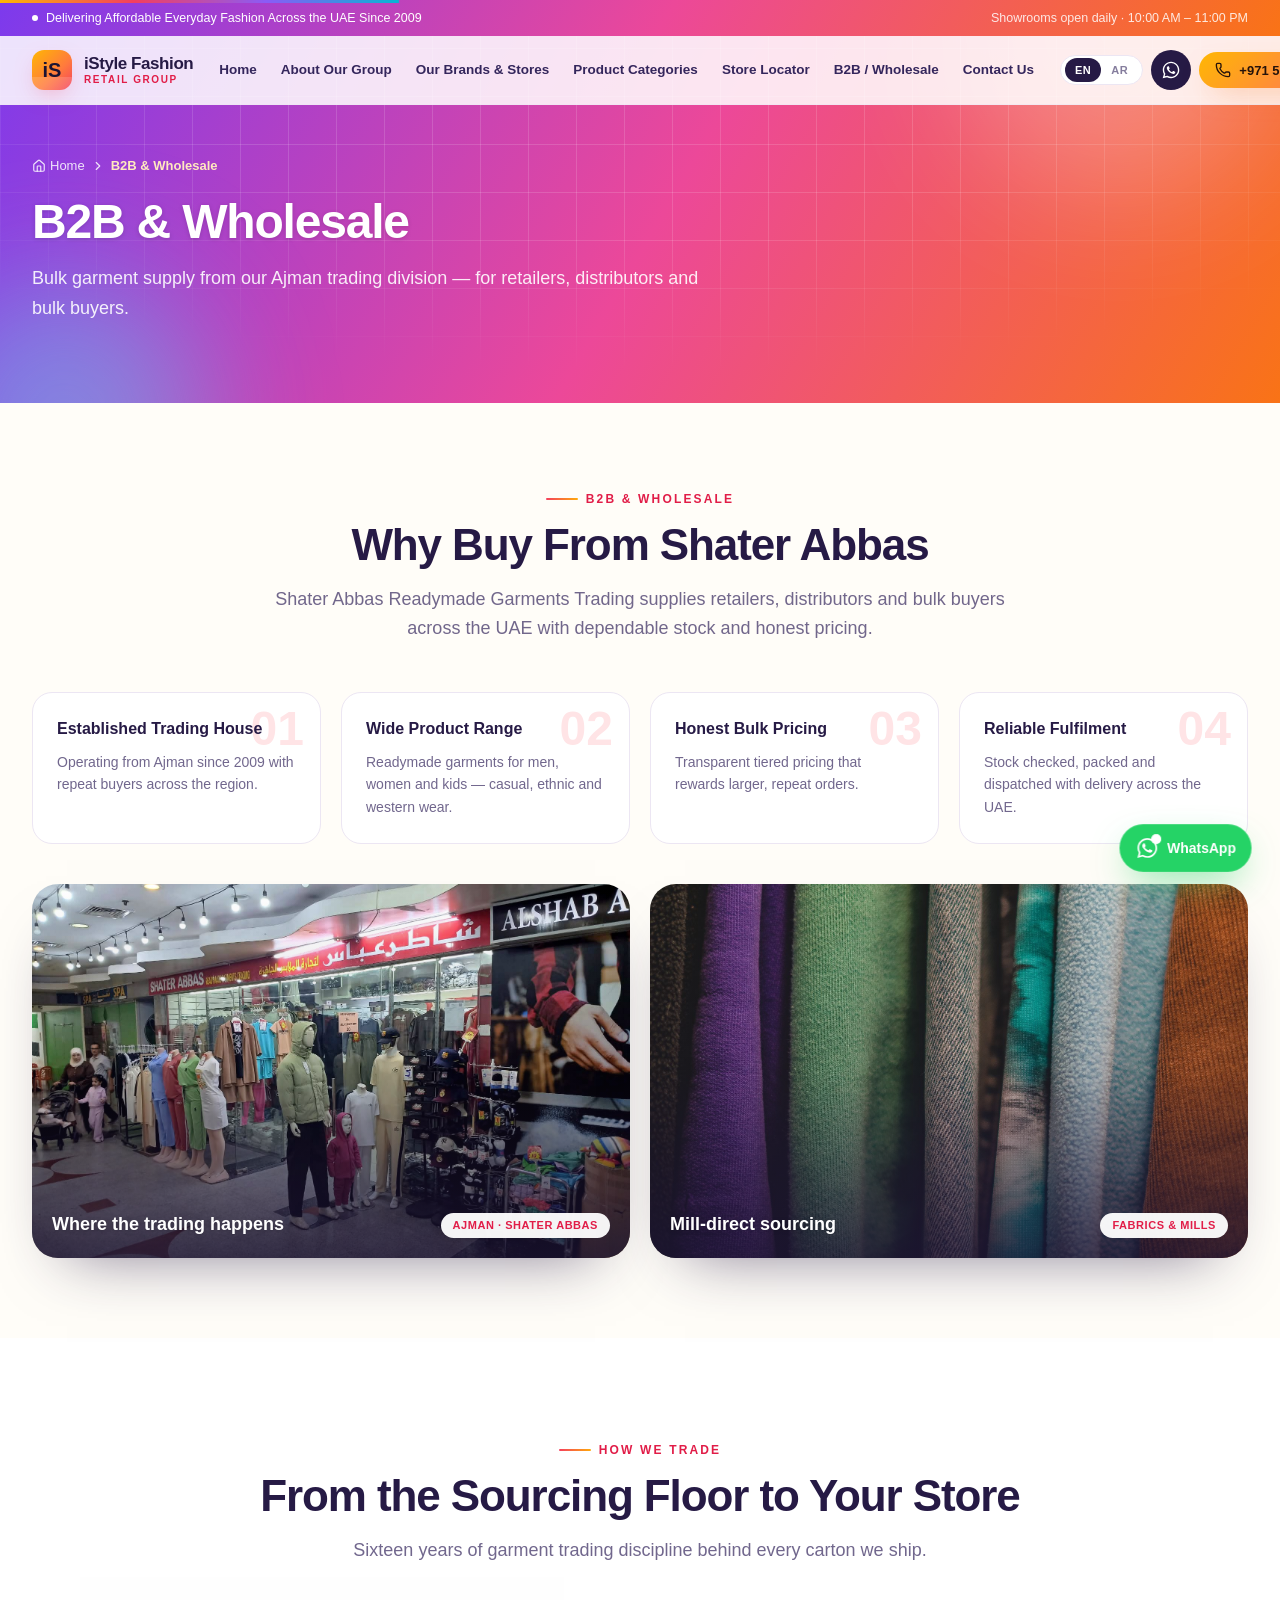
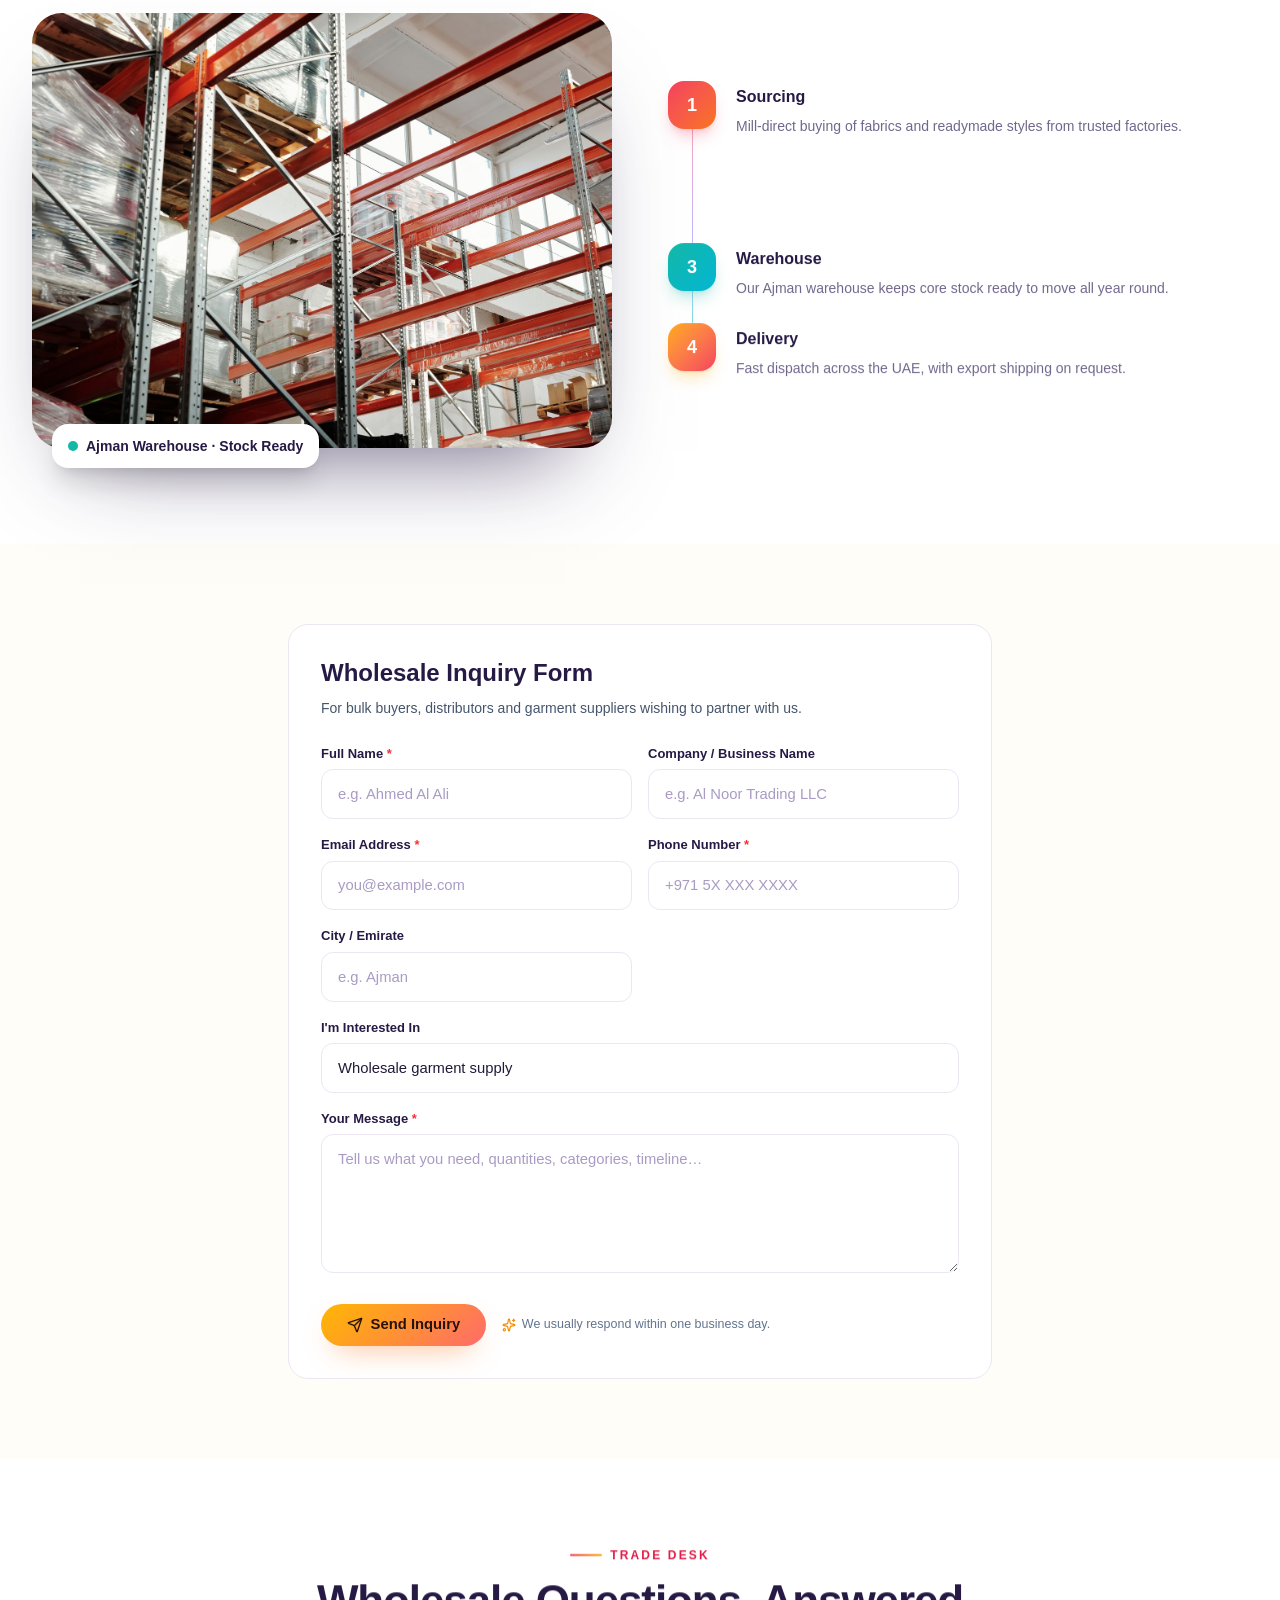
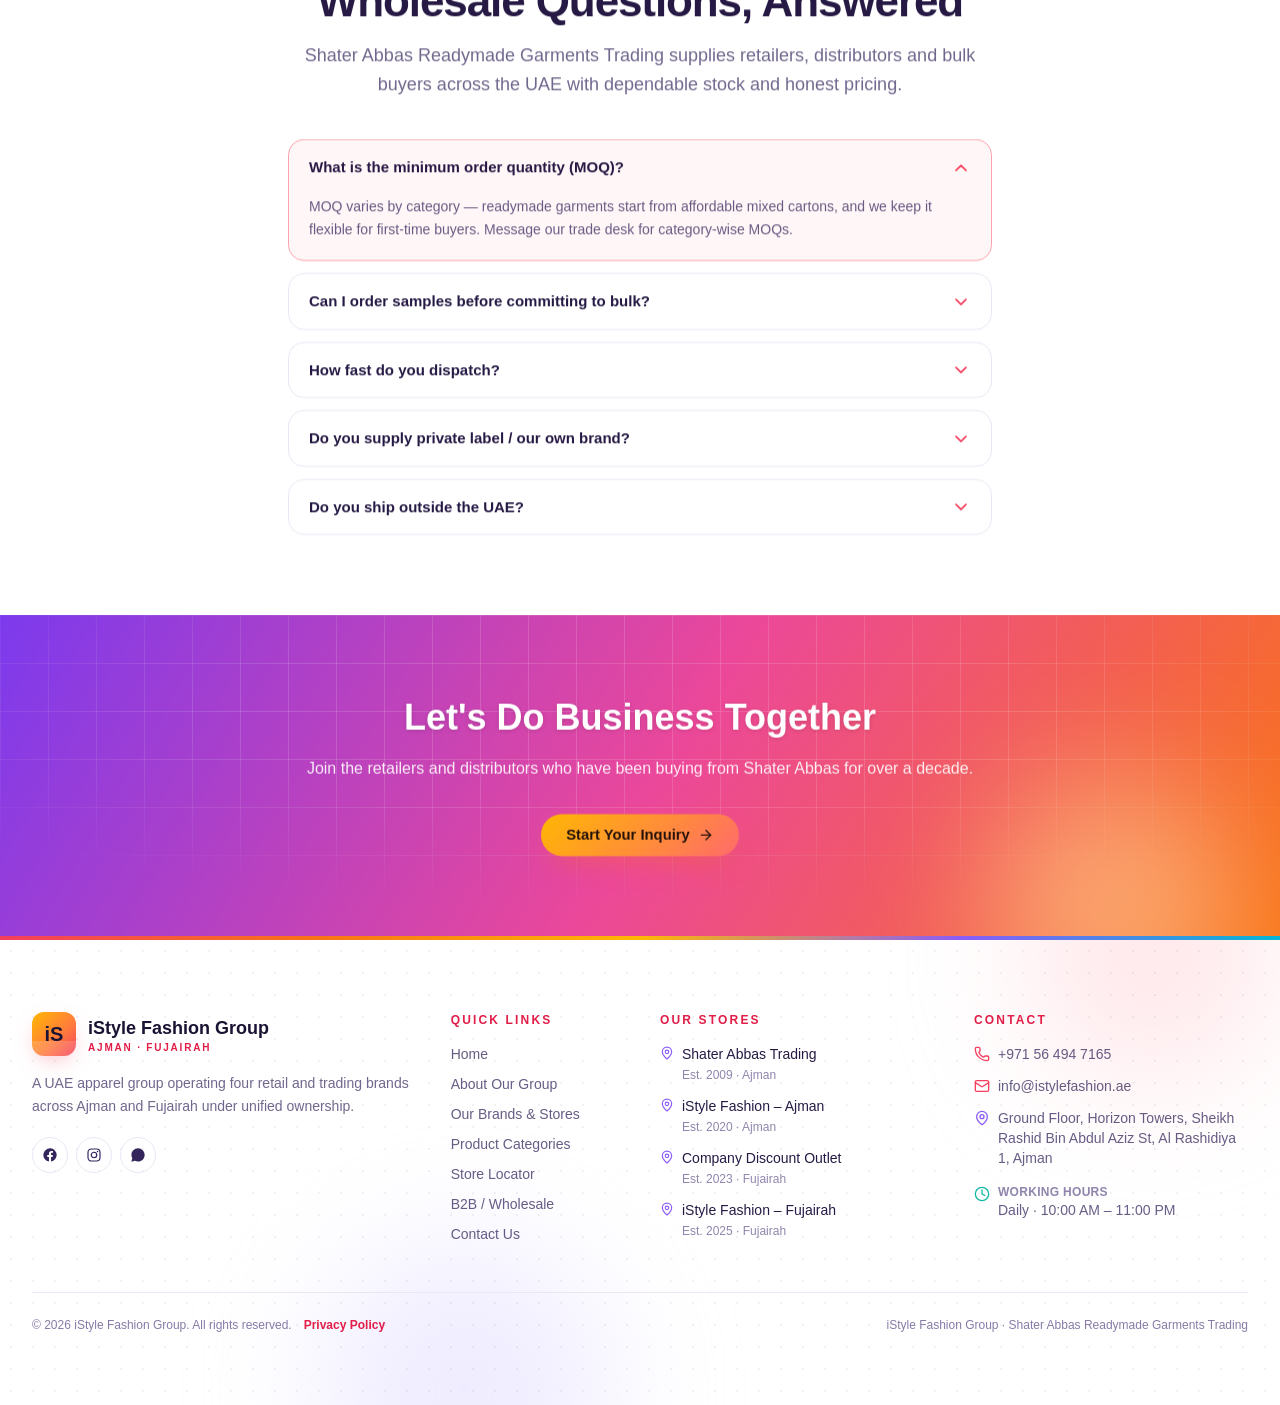
<file: wholesale/index.html>
<!DOCTYPE html><html lang="en" dir="ltr"><head><meta charSet="utf-8"/><meta name="viewport" content="width=device-width, initial-scale=1"/><link rel="preload" href="/_next/static/media/07c7676b89ed2778-s.p.2bn3s6zvc0dyp.woff2" as="font" crossorigin="" type="font/woff2"/><link rel="preload" href="/_next/static/media/32b2feed12f0ed96-s.p.1y712r_ow2ydl.woff2" as="font" crossorigin="" type="font/woff2"/><link rel="preload" href="/_next/static/media/9d036f80216c14ee-s.p.3u4lli0-axodc.woff2" as="font" crossorigin="" type="font/woff2"/><link rel="preload" href="/_next/static/media/f5e6f786bcaa2be4-s.p.30d2r2x65bwdm.woff2" as="font" crossorigin="" type="font/woff2"/><link rel="stylesheet" href="/_next/static/chunks/0_dawdo-wj4n7.css" data-precedence="next"/><link rel="preload" as="script" fetchPriority="low" href="/_next/static/chunks/310vm2bl3xxpt.js"/><script src="/_next/static/chunks/1wnov70f88xjy.js" async=""></script><script src="/_next/static/chunks/2olo2e9e-_esu.js" async=""></script><script src="/_next/static/chunks/0c98xzjfks9hq.js" async=""></script><script src="/_next/static/chunks/turbopack-2u1d16houkiyo.js" async=""></script><script src="/_next/static/chunks/0vz5c-9-1f3vv.js" async=""></script><script src="/_next/static/chunks/1jcwq3_rjknba.js" async=""></script><script src="/_next/static/chunks/398f_1uz80opz.js" async=""></script><script src="/_next/static/chunks/40gbz3w4c30fe.js" async=""></script><script src="/_next/static/chunks/02ss5z7byy6eg.js" async=""></script><script src="/_next/static/chunks/3arwfv44d5wk_.js" async=""></script><script src="/_next/static/chunks/2yl9vickq_hh2.js" async=""></script><meta name="theme-color" content="#f43f5e"/><title>B2B &amp; Wholesale | iStyle Fashion Group</title><meta name="description" content="Bulk garment supply from Shater Abbas Readymade Garments Trading, Ajman — wholesale readymade garments for retailers, distributors and bulk buyers across the UAE since 2009."/><meta name="author" content="iStyle Fashion Group"/><link rel="manifest" href="/manifest.webmanifest"/><meta name="keywords" content="iStyle Fashion Ajman,Shater Abbas Garments,Fashion store Horizon Towers,Clothing store Fujairah Anajaimat,readymade garments Ajman,discount outlet Fujairah,wholesale garments UAE,clothing store Al Rashidiya Ajman"/><meta property="og:title" content="iStyle Fashion Group | Fashion Stores in Ajman &amp; Fujairah"/><meta property="og:description" content="Affordable everyday fashion across the UAE since 2009 — four brands in Ajman and Fujairah."/><meta property="og:site_name" content="iStyle Fashion Group"/><meta property="og:locale" content="en_AE"/><meta property="og:image" content="https://buyukofficial.github.io/og-image.jpg"/><meta property="og:image:width" content="1200"/><meta property="og:image:height" content="630"/><meta property="og:image:alt" content="iStyle Fashion Group — Fashion stores in Ajman &amp; Fujairah"/><meta property="og:type" content="website"/><meta name="twitter:card" content="summary_large_image"/><meta name="twitter:title" content="iStyle Fashion Group | Fashion Stores in Ajman &amp; Fujairah"/><meta name="twitter:description" content="Affordable everyday fashion across the UAE since 2009 — four brands in Ajman and Fujairah."/><meta name="twitter:image" content="https://buyukofficial.github.io/og-image.jpg"/><link rel="icon" href="/icon.svg"/><link rel="apple-touch-icon" href="/apple-touch-icon.png"/><meta name="next-size-adjust" content=""/><script src="/_next/static/chunks/0cz1d0mv5g_q7.js" noModule=""></script></head><body class="_0bjUvq_variable F9WnGq_variable QHC--G_variable antialiased"><div hidden=""><!--$--><!--/$--></div><noscript><style>#page-loader{display:none!important}</style></noscript><script type="application/ld+json">{"@context":"https://schema.org","@type":"Organization","name":"iStyle Fashion Group","alternateName":"Shater Abbas Readymade Garments Trading","description":"UAE apparel group operating four retail and trading brands across Ajman and Fujairah since 2009 — wholesale garment trading, multi-department fashion showrooms and an off-price discount outlet.","telephone":"+971564947165","email":"info@istylefashion.ae","foundingDate":"2009","slogan":"Delivering Affordable Everyday Fashion Across the UAE Since 2009","areaServed":["Ajman","Fujairah","United Arab Emirates"],"department":[{"@type":"ClothingStore","name":"Shater Abbas Readymade Garments Trading","address":{"@type":"PostalAddress","streetAddress":"Al Rashidiya / Horizon Towers commercial zone","addressLocality":"Ajman","addressCountry":"AE"},"openingHours":"Mo-Su 10:00-23:00"},{"@type":"ClothingStore","name":"iStyle Fashion – Flagship Store, Ajman","address":{"@type":"PostalAddress","streetAddress":"Ground Floor, Horizon Towers, Sheikh Rashid Bin Abdul Aziz St, Al Rashidiya 1","addressLocality":"Ajman","addressCountry":"AE"},"telephone":"+971564947165","openingHours":"Mo-Su 10:00-23:00"},{"@type":"ClothingStore","name":"Company Discount Outlet","address":{"@type":"PostalAddress","streetAddress":"Sheikh Saif Bin Hamad Al Sharqi St, Anajaimat / Al Ittihad","addressLocality":"Fujairah","addressCountry":"AE"},"openingHours":"Mo-Su 10:00-00:00"},{"@type":"ClothingStore","name":"iStyle Fashion – Showroom, Fujairah","address":{"@type":"PostalAddress","streetAddress":"Sheikh Saif Bin Hamad Al Sharqi St, Anajaimat","addressLocality":"Fujairah","addressCountry":"AE"},"openingHours":"Mo-Su 10:00-23:00"}]}</script><div id="page-loader" class="fixed inset-0 z-[90] grid place-items-center bg-navy-950" style="opacity:1"><div class="grid-pattern absolute inset-0" aria-hidden="true"></div><div class="relative flex flex-col items-center gap-6"><div style="opacity:0;transform:scale(0.85)"><span class="relative grid shrink-0 place-items-center overflow-hidden rounded-xl bg-[linear-gradient(135deg,#FFB703_0%,#FF7A3D_60%,#F43F5E_100%)] shadow-[0_8px_24px_-10px_rgba(244,63,94,0.6)] h-16 w-16" aria-hidden="true"><span class="font-display text-lg font-bold leading-none text-navy-950 sm:text-xl">iS</span><span class="absolute inset-x-0 bottom-0 h-1/3 bg-white/15"></span></span></div><p class="font-display text-lg font-semibold tracking-wide text-white" style="opacity:0;transform:translateY(8px)">iStyle Fashion <span class="gold-text">Group</span></p><div class="h-0.5 w-40 overflow-hidden rounded-full bg-white/15" aria-hidden="true"><div class="h-full w-full bg-[linear-gradient(90deg,#FFB703,#F43F5E,#8B5CF6)]" style="transform:translateX(-100%)"></div></div></div></div><div aria-hidden="true" class="fixed inset-x-0 top-0 z-[60] h-[3px] origin-left bg-[linear-gradient(90deg,#FFB703,#F43F5E,#8B5CF6,#06B6D4)]" style="transform:scaleX(0)"></div><header class="fixed inset-x-0 top-0 z-50"><div class="grad-sunset hidden text-white md:block"><div class="container-x flex h-9 items-center justify-between text-[12.5px]"><p class="flex items-center gap-2 font-medium"><span class="inline-block h-1.5 w-1.5 rounded-full bg-white"></span>Delivering Affordable Everyday Fashion Across the UAE Since 2009</p><p class="text-white/85">Showrooms open daily · 10:00 AM – 11:00 PM</p></div></div><div class="transition-all duration-300 glass border-b border-line/60"><div class="container-x flex h-[68px] items-center justify-between gap-4"><a class="group flex shrink-0 items-center gap-3 whitespace-nowrap" aria-label="iStyle Fashion Group — Home" href="/"><span class="relative grid shrink-0 place-items-center overflow-hidden rounded-xl bg-[linear-gradient(135deg,#FFB703_0%,#FF7A3D_60%,#F43F5E_100%)] shadow-[0_8px_24px_-10px_rgba(244,63,94,0.6)] h-10 w-10" aria-hidden="true"><span class="font-display text-lg font-bold leading-none text-navy-950 sm:text-xl">iS</span><span class="absolute inset-x-0 bottom-0 h-1/3 bg-white/15"></span></span><span class="flex flex-col leading-tight"><span class="font-display text-[17px] font-semibold tracking-tight text-navy-900">iStyle Fashion</span><span class="text-[10px] font-semibold tracking-[0.16em] text-rose-600 uppercase">Retail Group</span></span></a><nav class="hidden items-center gap-1 xl:flex" aria-label="Primary"><a class="relative whitespace-nowrap rounded-full px-2.5 py-2 text-[13.5px] font-semibold transition-colors text-navy-800 hover:text-rose-600" href="/">Home</a><a class="relative whitespace-nowrap rounded-full px-2.5 py-2 text-[13.5px] font-semibold transition-colors text-navy-800 hover:text-rose-600" href="/about/">About Our Group</a><a class="relative whitespace-nowrap rounded-full px-2.5 py-2 text-[13.5px] font-semibold transition-colors text-navy-800 hover:text-rose-600" href="/brands/">Our Brands &amp; Stores</a><a class="relative whitespace-nowrap rounded-full px-2.5 py-2 text-[13.5px] font-semibold transition-colors text-navy-800 hover:text-rose-600" href="/products/">Product Categories</a><a class="relative whitespace-nowrap rounded-full px-2.5 py-2 text-[13.5px] font-semibold transition-colors text-navy-800 hover:text-rose-600" href="/stores/">Store Locator</a><a class="relative whitespace-nowrap rounded-full px-2.5 py-2 text-[13.5px] font-semibold transition-colors text-navy-800 hover:text-rose-600" href="/wholesale/">B2B / Wholesale</a><a class="relative whitespace-nowrap rounded-full px-2.5 py-2 text-[13.5px] font-semibold transition-colors text-navy-800 hover:text-rose-600" href="/contact/">Contact Us</a></nav><div class="flex items-center gap-2"><div class="flex items-center rounded-full border border-line bg-white px-1 py-0.5" aria-label="Language"><button type="button" class="rounded-full px-2.5 py-1 text-[11px] font-bold tracking-wider transition-colors bg-navy-900 text-white">EN</button><button type="button" class="rounded-full px-2.5 py-1 text-[11px] font-bold tracking-wider transition-colors text-navy-800/60 hover:text-navy-900">AR</button></div><a href="https://wa.me/971564947165?text=Hello!%20I&#x27;d%20like%20to%20know%20more%20about%20your%20stores." target="_blank" rel="noopener noreferrer" class="hidden h-10 w-10 place-items-center rounded-full bg-navy-900 text-white transition-all hover:-translate-y-0.5 hover:bg-rose-600 sm:grid" aria-label="Chat on WhatsApp"><svg viewBox="0 0 24 24" fill="currentColor" class="h-5 w-5" aria-hidden="true"><path d="M12.04 2C6.58 2 2.13 6.45 2.13 11.91c0 1.75.46 3.45 1.32 4.95L2 22l5.28-1.38a9.9 9.9 0 0 0 4.76 1.21h.01c5.46 0 9.91-4.45 9.91-9.91S17.5 2 12.04 2Zm0 18.15c-1.48 0-2.93-.4-4.2-1.15l-.3-.18-3.12.82.83-3.05-.2-.31a8.2 8.2 0 0 1-1.26-4.37c0-4.54 3.7-8.24 8.25-8.24 4.54 0 8.24 3.7 8.24 8.24s-3.7 8.24-8.24 8.24Zm4.52-6.16c-.25-.12-1.47-.72-1.7-.8-.23-.09-.39-.13-.56.12-.17.25-.64.8-.79.97-.14.16-.29.18-.54.06-.25-.12-1.05-.39-1.99-1.23-.74-.66-1.24-1.47-1.38-1.72-.15-.25-.02-.38.11-.5.11-.11.25-.29.37-.43.13-.15.17-.25.25-.41.08-.17.04-.31-.02-.43-.06-.12-.56-1.34-.76-1.84-.2-.48-.4-.42-.56-.43h-.47c-.17 0-.43.06-.66.31-.23.25-.87.85-.87 2.07 0 1.22.89 2.4 1.02 2.56.12.17 1.75 2.67 4.25 3.74.59.26 1.06.41 1.42.52.6.19 1.14.16 1.57.1.48-.07 1.47-.6 1.68-1.18.21-.58.21-1.07.15-1.18-.06-.1-.23-.16-.48-.28Z"></path></svg></a><a href="tel:+971564947165" class="btn btn-gold !py-2.5 !px-3 text-[13px] sm:!px-4"><svg xmlns="http://www.w3.org/2000/svg" width="24" height="24" viewBox="0 0 24 24" fill="none" stroke="currentColor" stroke-width="2" stroke-linecap="round" stroke-linejoin="round" class="lucide lucide-phone h-4 w-4" aria-hidden="true"><path d="M13.832 16.568a1 1 0 0 0 1.213-.303l.355-.465A2 2 0 0 1 17 15h3a2 2 0 0 1 2 2v3a2 2 0 0 1-2 2A18 18 0 0 1 2 4a2 2 0 0 1 2-2h3a2 2 0 0 1 2 2v3a2 2 0 0 1-.8 1.6l-.468.351a1 1 0 0 0-.292 1.233 14 14 0 0 0 6.392 6.384"></path></svg><span class="hidden md:inline" dir="ltr">+971 56 494 7165</span><span class="hidden sm:inline md:hidden">Call Now</span></a><button type="button" class="grid h-10 w-10 place-items-center rounded-full bg-navy-900 text-white transition-colors hover:bg-rose-600 xl:hidden" aria-label="Menu" aria-expanded="false"><svg xmlns="http://www.w3.org/2000/svg" width="24" height="24" viewBox="0 0 24 24" fill="none" stroke="currentColor" stroke-width="2" stroke-linecap="round" stroke-linejoin="round" class="lucide lucide-menu h-5 w-5" aria-hidden="true"><path d="M4 5h16"></path><path d="M4 12h16"></path><path d="M4 19h16"></path></svg></button></div></div></div></header><main><div style="opacity:0;transform:translateY(14px)"><section class="grad-sunset relative overflow-hidden pt-[124px] pb-14 md:pt-[156px] md:pb-20"><div class="grid-pattern absolute inset-0" aria-hidden="true"></div><div aria-hidden="true" class="absolute -top-32 end-0 h-80 w-80 rounded-full bg-white/25 blur-3xl"></div><div aria-hidden="true" class="absolute -bottom-40 -start-20 h-72 w-72 rounded-full bg-cyan-300/40 blur-3xl"></div><div class="container-x relative"><nav aria-label="Breadcrumb" class="flex items-center gap-1.5 text-[13px] text-white/85"><a class="flex items-center gap-1 transition-colors hover:text-white" href="/"><svg xmlns="http://www.w3.org/2000/svg" width="24" height="24" viewBox="0 0 24 24" fill="none" stroke="currentColor" stroke-width="2" stroke-linecap="round" stroke-linejoin="round" class="lucide lucide-house lucide-home h-3.5 w-3.5" aria-hidden="true"><path d="M15 21v-8a1 1 0 0 0-1-1h-4a1 1 0 0 0-1 1v8"></path><path d="M3 10a2 2 0 0 1 .709-1.528l7-6a2 2 0 0 1 2.582 0l7 6A2 2 0 0 1 21 10v9a2 2 0 0 1-2 2H5a2 2 0 0 1-2-2z"></path></svg>Home</a><svg xmlns="http://www.w3.org/2000/svg" width="24" height="24" viewBox="0 0 24 24" fill="none" stroke="currentColor" stroke-width="2" stroke-linecap="round" stroke-linejoin="round" class="lucide lucide-chevron-right h-3.5 w-3.5 rtl:rotate-180" aria-hidden="true"><path d="m9 18 6-6-6-6"></path></svg><span class="font-semibold text-gold-200">B2B &amp; Wholesale</span></nav><h1 class="mt-5 max-w-3xl font-display text-[2.4rem] leading-[1.1] font-semibold tracking-tight text-white drop-shadow-sm sm:text-5xl">B2B &amp; Wholesale</h1><p class="mt-4 max-w-2xl text-base leading-relaxed text-white/90 sm:text-lg">Bulk garment supply from our Ajman trading division — for retailers, distributors and bulk buyers.</p></div></section><section class="bg-paper py-16 sm:py-20"><div class="container-x"><div class="mx-auto max-w-3xl text-center" style="opacity:0;transform:translateY(26px)"><span class="eyebrow justify-center ">B2B &amp; Wholesale</span><h2 class="mt-3 font-display text-3xl leading-[1.12] font-semibold tracking-tight sm:text-4xl lg:text-[2.75rem] text-navy-900">Why Buy From Shater Abbas</h2><p class="mt-4 text-base leading-relaxed sm:text-lg text-navy-800/70">Shater Abbas Readymade Garments Trading supplies retailers, distributors and bulk buyers across the UAE with dependable stock and honest pricing.</p></div><div class="mt-12 grid gap-5 sm:grid-cols-2 lg:grid-cols-4"><div style="opacity:0;transform:translateY(26px)"><article class="card card-hover relative h-full overflow-hidden p-6"><span class="absolute end-4 top-3 font-display text-5xl leading-none font-semibold text-rose-100" dir="ltr">0<!-- -->1</span><h3 class="relative text-base font-semibold text-navy-900">Established Trading House</h3><p class="relative mt-2.5 text-sm leading-relaxed text-navy-800/70">Operating from Ajman since 2009 with repeat buyers across the region.</p></article></div><div style="opacity:0;transform:translateY(26px)"><article class="card card-hover relative h-full overflow-hidden p-6"><span class="absolute end-4 top-3 font-display text-5xl leading-none font-semibold text-rose-100" dir="ltr">0<!-- -->2</span><h3 class="relative text-base font-semibold text-navy-900">Wide Product Range</h3><p class="relative mt-2.5 text-sm leading-relaxed text-navy-800/70">Readymade garments for men, women and kids — casual, ethnic and western wear.</p></article></div><div style="opacity:0;transform:translateY(26px)"><article class="card card-hover relative h-full overflow-hidden p-6"><span class="absolute end-4 top-3 font-display text-5xl leading-none font-semibold text-rose-100" dir="ltr">0<!-- -->3</span><h3 class="relative text-base font-semibold text-navy-900">Honest Bulk Pricing</h3><p class="relative mt-2.5 text-sm leading-relaxed text-navy-800/70">Transparent tiered pricing that rewards larger, repeat orders.</p></article></div><div style="opacity:0;transform:translateY(26px)"><article class="card card-hover relative h-full overflow-hidden p-6"><span class="absolute end-4 top-3 font-display text-5xl leading-none font-semibold text-rose-100" dir="ltr">0<!-- -->4</span><h3 class="relative text-base font-semibold text-navy-900">Reliable Fulfilment</h3><p class="relative mt-2.5 text-sm leading-relaxed text-navy-800/70">Stock checked, packed and dispatched with delivery across the UAE.</p></article></div></div><div class="mt-10 grid gap-5 sm:grid-cols-2"><div style="opacity:0;transform:translateY(26px)"><figure class="group relative overflow-hidden rounded-[26px] shadow-[0_30px_60px_-35px_rgba(38,26,69,0.6)]"><img src="/images/store-shater-front.jpg" alt="Where the trading happens" loading="lazy" decoding="async" class="aspect-16/10 w-full object-cover transition-transform duration-700 group-hover:scale-105"/><span aria-hidden="true" class="absolute inset-0 bg-gradient-to-t from-navy-950/80 via-navy-950/15 to-transparent"></span><figcaption class="absolute inset-x-0 bottom-0 flex items-end justify-between gap-3 p-5"><span class="font-display text-lg font-semibold text-white drop-shadow">Where the trading happens</span><span class="rounded-full bg-white/95 px-3 py-1 text-[11px] font-bold tracking-wider text-rose-600 uppercase">Ajman · Shater Abbas</span></figcaption></figure></div><div style="opacity:0;transform:translateY(26px)"><figure class="group relative overflow-hidden rounded-[26px] shadow-[0_30px_60px_-35px_rgba(38,26,69,0.6)]"><img src="/images/b2b-fabric.jpg" alt="Mill-direct sourcing" loading="lazy" decoding="async" class="aspect-16/10 w-full object-cover transition-transform duration-700 group-hover:scale-105"/><span aria-hidden="true" class="absolute inset-0 bg-gradient-to-t from-navy-950/80 via-navy-950/15 to-transparent"></span><figcaption class="absolute inset-x-0 bottom-0 flex items-end justify-between gap-3 p-5"><span class="font-display text-lg font-semibold text-white drop-shadow">Mill-direct sourcing</span><span class="rounded-full bg-white/95 px-3 py-1 text-[11px] font-bold tracking-wider text-rose-600 uppercase">Fabrics &amp; mills</span></figcaption></figure></div></div></div></section><section class="bg-white py-16 sm:py-20 lg:py-24" id="process"><div class="container-x"><div class="mx-auto max-w-3xl text-center" style="opacity:0;transform:translateY(26px)"><span class="eyebrow justify-center ">How We Trade</span><h2 class="mt-3 font-display text-3xl leading-[1.12] font-semibold tracking-tight sm:text-4xl lg:text-[2.75rem] text-navy-900">From the Sourcing Floor to Your Store</h2><p class="mt-4 text-base leading-relaxed sm:text-lg text-navy-800/70">Sixteen years of garment trading discipline behind every carton we ship.</p></div><div class="mt-12 grid items-center gap-10 lg:grid-cols-2 lg:gap-14"><div class="relative" style="opacity:0;transform:translateY(26px)"><div class="overflow-hidden rounded-[30px] shadow-[0_50px_90px_-48px_rgba(38,26,69,0.7)]"><img src="/images/warehouse.jpg" alt="From the Sourcing Floor to Your Store" loading="lazy" decoding="async" class="aspect-4/3 w-full object-cover"/></div><span class="absolute -bottom-5 start-5 flex items-center gap-2 rounded-2xl bg-white px-4 py-3 shadow-xl"><span class="h-2.5 w-2.5 animate-pulse rounded-full bg-teal-500"></span><span class="text-sm font-semibold text-navy-900">Ajman Warehouse · Stock Ready</span></span></div><ol class="relative grid gap-6"><span aria-hidden="true" class="absolute start-6 top-4 bottom-4 hidden w-px bg-gradient-to-b from-rose-300 via-violet-300 to-teal-300 sm:block"></span><div style="opacity:0;transform:translateY(26px)"><li class="relative flex gap-5"><span class="relative z-10 grid h-12 w-12 shrink-0 place-items-center rounded-2xl bg-gradient-to-br from-rose-500 to-orange-500 font-display text-lg font-bold text-white shadow-lg shadow-rose-500/25">1</span><div class="pt-1"><h3 class="text-base font-semibold text-navy-900">Sourcing</h3><p class="mt-1.5 text-sm leading-relaxed text-navy-800/70">Mill-direct buying of fabrics and readymade styles from trusted factories.</p></div></li></div><div style="opacity:0;transform:translateY(26px)"><li class="relative flex gap-5"><span class="relative z-10 grid h-12 w-12 shrink-0 place-items-center rounded-2xl bg-gradient-to-br from-violet-500 to-fuchsia-500 font-display text-lg font-bold text-white shadow-lg shadow-violet-500/25">2</span><div class="pt-1"><h3 class="text-base font-semibold text-navy-900">Quality Control</h3><p class="mt-1.5 text-sm leading-relaxed text-navy-800/70">Every shipment checked for stitch, size run and finish before it leaves.</p></div></li></div><div style="opacity:0;transform:translateY(26px)"><li class="relative flex gap-5"><span class="relative z-10 grid h-12 w-12 shrink-0 place-items-center rounded-2xl bg-gradient-to-br from-teal-500 to-cyan-500 font-display text-lg font-bold text-white shadow-lg shadow-teal-500/25">3</span><div class="pt-1"><h3 class="text-base font-semibold text-navy-900">Warehouse</h3><p class="mt-1.5 text-sm leading-relaxed text-navy-800/70">Our Ajman warehouse keeps core stock ready to move all year round.</p></div></li></div><div style="opacity:0;transform:translateY(26px)"><li class="relative flex gap-5"><span class="relative z-10 grid h-12 w-12 shrink-0 place-items-center rounded-2xl bg-gradient-to-br from-gold-500 to-rose-500 font-display text-lg font-bold text-white shadow-lg shadow-gold-500/25">4</span><div class="pt-1"><h3 class="text-base font-semibold text-navy-900">Delivery</h3><p class="mt-1.5 text-sm leading-relaxed text-navy-800/70">Fast dispatch across the UAE, with export shipping on request.</p></div></li></div></ol></div></div></section><section class="bg-paper py-16 sm:py-20" id="inquiry"><div class="container-x max-w-3xl"><form noValidate="" class="card p-6 sm:p-8"><div class="mb-6"><h3 class="font-display text-2xl font-semibold text-navy-900">Wholesale Inquiry Form</h3><p class="mt-2 text-sm leading-relaxed text-slate-600">For bulk buyers, distributors and garment suppliers wishing to partner with us.</p></div><div class="grid gap-4 sm:grid-cols-2"><label class="block sm:col-span-1"><span class="mb-1.5 block text-[13px] font-semibold text-navy-900">Full Name<!-- --> <span class="text-red-500">*</span></span><input type="text" class="field" placeholder="e.g. Ahmed Al Ali" autoComplete="name" value=""/></label><label class="block"><span class="mb-1.5 block text-[13px] font-semibold text-navy-900">Company / Business Name</span><input type="text" class="field" placeholder="e.g. Al Noor Trading LLC" autoComplete="organization" value=""/></label><label class="block"><span class="mb-1.5 block text-[13px] font-semibold text-navy-900">Email Address<!-- --> <span class="text-red-500">*</span></span><input type="email" dir="ltr" class="field" placeholder="you@example.com" autoComplete="email" value=""/></label><label class="block"><span class="mb-1.5 block text-[13px] font-semibold text-navy-900">Phone Number<!-- --> <span class="text-red-500">*</span></span><input type="tel" dir="ltr" class="field" placeholder="+971 5X XXX XXXX" autoComplete="tel" value=""/></label><label class="block"><span class="mb-1.5 block text-[13px] font-semibold text-navy-900">City / Emirate</span><input type="text" class="field" placeholder="e.g. Ajman" value=""/></label><label class="block sm:col-span-2"><span class="mb-1.5 block text-[13px] font-semibold text-navy-900">I&#x27;m Interested In</span><select class="field appearance-none"><option value="wholesale" selected="">Wholesale garment supply</option><option value="distribution">Distribution partnership</option><option value="supplier">Supplier / vendor registration</option><option value="general">General question</option></select></label><label class="block sm:col-span-2"><span class="mb-1.5 block text-[13px] font-semibold text-navy-900">Your Message<!-- --> <span class="text-red-500">*</span></span><textarea rows="5" class="field resize-y" placeholder="Tell us what you need, quantities, categories, timeline…"></textarea></label></div><div class="mt-6 flex flex-wrap items-center gap-4"><button type="submit" class="btn btn-gold"><svg xmlns="http://www.w3.org/2000/svg" width="24" height="24" viewBox="0 0 24 24" fill="none" stroke="currentColor" stroke-width="2" stroke-linecap="round" stroke-linejoin="round" class="lucide lucide-send h-4 w-4" aria-hidden="true"><path d="M14.536 21.686a.5.5 0 0 0 .937-.024l6.5-19a.496.496 0 0 0-.635-.635l-19 6.5a.5.5 0 0 0-.024.937l7.93 3.18a2 2 0 0 1 1.112 1.11z"></path><path d="m21.854 2.147-10.94 10.939"></path></svg>Send Inquiry</button><p class="flex items-center gap-1.5 text-[12.5px] text-slate-500"><svg xmlns="http://www.w3.org/2000/svg" width="24" height="24" viewBox="0 0 24 24" fill="none" stroke="currentColor" stroke-width="2" stroke-linecap="round" stroke-linejoin="round" class="lucide lucide-sparkles lucide-stars h-3.5 w-3.5 text-gold-600" aria-hidden="true"><path d="M11.017 2.814a1 1 0 0 1 1.966 0l1.051 5.558a2 2 0 0 0 1.594 1.594l5.558 1.051a1 1 0 0 1 0 1.966l-5.558 1.051a2 2 0 0 0-1.594 1.594l-1.051 5.558a1 1 0 0 1-1.966 0l-1.051-5.558a2 2 0 0 0-1.594-1.594l-5.558-1.051a1 1 0 0 1 0-1.966l5.558-1.051a2 2 0 0 0 1.594-1.594z"></path><path d="M20 2v4"></path><path d="M22 4h-4"></path><circle cx="4" cy="20" r="2"></circle></svg>We usually respond within one business day.</p></div></form></div></section><section class="bg-white py-16 sm:py-20"><div class="container-x max-w-3xl"><div class="mx-auto max-w-3xl text-center" style="opacity:0;transform:translateY(26px)"><span class="eyebrow justify-center ">Trade Desk</span><h2 class="mt-3 font-display text-3xl leading-[1.12] font-semibold tracking-tight sm:text-4xl lg:text-[2.75rem] text-navy-900">Wholesale Questions, Answered</h2><p class="mt-4 text-base leading-relaxed sm:text-lg text-navy-800/70">Shater Abbas Readymade Garments Trading supplies retailers, distributors and bulk buyers across the UAE with dependable stock and honest pricing.</p></div><div class="mt-10" style="opacity:0;transform:translateY(26px)"><div class="grid gap-3"><div class="overflow-hidden rounded-2xl border transition-colors border-rose-300 bg-rose-50/60"><button type="button" aria-expanded="true" class="flex w-full items-center justify-between gap-4 px-5 py-4 text-start"><span class="text-[15px] font-semibold text-navy-900">What is the minimum order quantity (MOQ)?</span><svg xmlns="http://www.w3.org/2000/svg" width="24" height="24" viewBox="0 0 24 24" fill="none" stroke="currentColor" stroke-width="2" stroke-linecap="round" stroke-linejoin="round" class="lucide lucide-chevron-down h-5 w-5 shrink-0 text-rose-500 transition-transform duration-300 rotate-180" aria-hidden="true"><path d="m6 9 6 6 6-6"></path></svg></button><div style="height:auto;opacity:1"><p class="px-5 pb-5 text-sm leading-relaxed text-navy-800/75">MOQ varies by category — readymade garments start from affordable mixed cartons, and we keep it flexible for first-time buyers. Message our trade desk for category-wise MOQs.</p></div></div><div class="overflow-hidden rounded-2xl border transition-colors border-line bg-white"><button type="button" aria-expanded="false" class="flex w-full items-center justify-between gap-4 px-5 py-4 text-start"><span class="text-[15px] font-semibold text-navy-900">Can I order samples before committing to bulk?</span><svg xmlns="http://www.w3.org/2000/svg" width="24" height="24" viewBox="0 0 24 24" fill="none" stroke="currentColor" stroke-width="2" stroke-linecap="round" stroke-linejoin="round" class="lucide lucide-chevron-down h-5 w-5 shrink-0 text-rose-500 transition-transform duration-300" aria-hidden="true"><path d="m6 9 6 6 6-6"></path></svg></button></div><div class="overflow-hidden rounded-2xl border transition-colors border-line bg-white"><button type="button" aria-expanded="false" class="flex w-full items-center justify-between gap-4 px-5 py-4 text-start"><span class="text-[15px] font-semibold text-navy-900">How fast do you dispatch?</span><svg xmlns="http://www.w3.org/2000/svg" width="24" height="24" viewBox="0 0 24 24" fill="none" stroke="currentColor" stroke-width="2" stroke-linecap="round" stroke-linejoin="round" class="lucide lucide-chevron-down h-5 w-5 shrink-0 text-rose-500 transition-transform duration-300" aria-hidden="true"><path d="m6 9 6 6 6-6"></path></svg></button></div><div class="overflow-hidden rounded-2xl border transition-colors border-line bg-white"><button type="button" aria-expanded="false" class="flex w-full items-center justify-between gap-4 px-5 py-4 text-start"><span class="text-[15px] font-semibold text-navy-900">Do you supply private label / our own brand?</span><svg xmlns="http://www.w3.org/2000/svg" width="24" height="24" viewBox="0 0 24 24" fill="none" stroke="currentColor" stroke-width="2" stroke-linecap="round" stroke-linejoin="round" class="lucide lucide-chevron-down h-5 w-5 shrink-0 text-rose-500 transition-transform duration-300" aria-hidden="true"><path d="m6 9 6 6 6-6"></path></svg></button></div><div class="overflow-hidden rounded-2xl border transition-colors border-line bg-white"><button type="button" aria-expanded="false" class="flex w-full items-center justify-between gap-4 px-5 py-4 text-start"><span class="text-[15px] font-semibold text-navy-900">Do you ship outside the UAE?</span><svg xmlns="http://www.w3.org/2000/svg" width="24" height="24" viewBox="0 0 24 24" fill="none" stroke="currentColor" stroke-width="2" stroke-linecap="round" stroke-linejoin="round" class="lucide lucide-chevron-down h-5 w-5 shrink-0 text-rose-500 transition-transform duration-300" aria-hidden="true"><path d="m6 9 6 6 6-6"></path></svg></button></div></div></div></div></section><section class="grad-sunset relative overflow-hidden py-16 sm:py-20"><div class="grid-pattern absolute inset-0" aria-hidden="true"></div><div aria-hidden="true" class="absolute -bottom-24 end-10 h-64 w-64 rounded-full bg-gold-300/55 blur-3xl"></div><div class="container-x relative"><div class="mx-auto max-w-2xl text-center" style="opacity:0;transform:translateY(26px)"><h2 class="font-display text-3xl leading-tight font-semibold text-white drop-shadow-sm sm:text-4xl">Let&#x27;s Do Business Together</h2><p class="mt-4 leading-relaxed text-white/90">Join the retailers and distributors who have been buying from Shater Abbas for over a decade.</p><a class="btn btn-gold mt-8 inline-flex" href="/contact/">Start Your Inquiry<svg xmlns="http://www.w3.org/2000/svg" width="24" height="24" viewBox="0 0 24 24" fill="none" stroke="currentColor" stroke-width="2" stroke-linecap="round" stroke-linejoin="round" class="lucide lucide-arrow-right h-4 w-4 rtl:rotate-180" aria-hidden="true"><path d="M5 12h14"></path><path d="m12 5 7 7-7 7"></path></svg></a></div></div></section><!--$--><!--/$--></div></main><footer class="relative overflow-hidden border-t-4 border-transparent bg-white [border-image:linear-gradient(90deg,#F43F5E,#F97316,#FFB703,#8B5CF6,#06B6D4)_1]"><div aria-hidden="true" class="absolute -top-28 right-0 h-64 w-64 rounded-full bg-rose-200/45 blur-3xl"></div><div aria-hidden="true" class="absolute -bottom-32 left-1/4 h-72 w-72 rounded-full bg-violet-200/45 blur-3xl"></div><div class="dot-pattern absolute inset-0 opacity-50" aria-hidden="true"></div><div class="container-x relative py-14 lg:py-18"><div class="grid gap-10 md:grid-cols-2 lg:grid-cols-12"><div class="lg:col-span-4"><div class="flex items-center gap-3"><span class="relative grid shrink-0 place-items-center overflow-hidden rounded-xl bg-[linear-gradient(135deg,#FFB703_0%,#FF7A3D_60%,#F43F5E_100%)] shadow-[0_8px_24px_-10px_rgba(244,63,94,0.6)] h-11 w-11" aria-hidden="true"><span class="font-display text-lg font-bold leading-none text-navy-950 sm:text-xl">iS</span><span class="absolute inset-x-0 bottom-0 h-1/3 bg-white/15"></span></span><div class="leading-tight"><p class="font-display text-lg font-semibold text-navy-950">iStyle Fashion Group</p><p class="text-[10px] font-semibold tracking-[0.18em] text-rose-600 uppercase">Ajman · Fujairah</p></div></div><p class="mt-4 max-w-sm text-sm leading-relaxed text-navy-800/70">A UAE apparel group operating four retail and trading brands across Ajman and Fujairah under unified ownership.</p><div class="mt-5 flex items-center gap-2"><a href="https://www.facebook.com/" target="_blank" rel="noopener noreferrer" aria-label="Facebook" class="grid h-9 w-9 place-items-center rounded-full border border-line text-navy-800 transition-all hover:border-rose-400 hover:bg-rose-50 hover:text-rose-600"><svg viewBox="0 0 24 24" fill="currentColor" class="h-4 w-4" aria-hidden="true"><path d="M22 12a10 10 0 1 0-11.56 9.88v-6.99H7.9V12h2.54V9.8c0-2.5 1.49-3.89 3.77-3.89 1.09 0 2.24.2 2.24.2v2.46h-1.26c-1.24 0-1.63.77-1.63 1.56V12h2.78l-.44 2.89h-2.34v6.99A10 10 0 0 0 22 12Z"></path></svg></a><a href="https://www.instagram.com/" target="_blank" rel="noopener noreferrer" aria-label="Instagram" class="grid h-9 w-9 place-items-center rounded-full border border-line text-navy-800 transition-all hover:border-violet-400 hover:bg-violet-50 hover:text-violet-600"><svg viewBox="0 0 24 24" fill="none" stroke="currentColor" stroke-width="1.8" class="h-4 w-4" aria-hidden="true"><rect x="3" y="3" width="18" height="18" rx="5.2"></rect><circle cx="12" cy="12" r="4.1"></circle><circle cx="17.3" cy="6.7" r="1.15" fill="currentColor" stroke="none"></circle></svg></a><a href="https://wa.me/971564947165" target="_blank" rel="noopener noreferrer" aria-label="WhatsApp" class="grid h-9 w-9 place-items-center rounded-full border border-line text-navy-800 transition-all hover:border-teal-400 hover:bg-teal-50 hover:text-teal-600"><svg viewBox="0 0 24 24" fill="currentColor" class="h-4 w-4" aria-hidden="true"><path d="M12.04 2C6.58 2 2.13 6.45 2.13 11.91c0 1.75.46 3.45 1.32 4.95L2 22l5.28-1.38a9.9 9.9 0 0 0 4.76 1.21h.01c5.46 0 9.91-4.45 9.91-9.91S17.5 2 12.04 2Zm4.52 12c-.25-.12-1.47-.72-1.7-.8-.23-.09-.39-.13-.56.12-.17.25-.64.8-.79.97-.14.16-.29.18-.54.06-.25-.12-1.05-.39-1.99-1.23-.74-.66-1.24-1.47-1.38-1.72-.15-.25-.02-.38.11-.5.11-.11.25-.29.37-.43.13-.15.17-.25.25-.41.08-.17.04-.31-.02-.43-.06-.12-.56-1.34-.76-1.84-.2-.48-.4-.42-.56-.43h-.47c-.17 0-.43.06-.66.31-.23.25-.87.85-.87 2.07 0 1.22.89 2.4 1.02 2.56.12.17 1.75 2.67 4.25 3.74.59.26 1.06.41 1.42.52.6.19 1.14.16 1.57.1.48-.07 1.47-.6 1.68-1.18.21-.58.21-1.07.15-1.18-.06-.1-.23-.16-.48-.28Z"></path></svg></a></div></div><nav class="lg:col-span-2" aria-label="Quick Links"><h3 class="text-xs font-bold tracking-[0.18em] text-rose-600 uppercase">Quick Links</h3><ul class="mt-4 space-y-2.5 text-sm"><li><a class="text-navy-800/75 transition-colors hover:text-rose-600" href="/">Home</a></li><li><a class="text-navy-800/75 transition-colors hover:text-rose-600" href="/about/">About Our Group</a></li><li><a class="text-navy-800/75 transition-colors hover:text-rose-600" href="/brands/">Our Brands &amp; Stores</a></li><li><a class="text-navy-800/75 transition-colors hover:text-rose-600" href="/products/">Product Categories</a></li><li><a class="text-navy-800/75 transition-colors hover:text-rose-600" href="/stores/">Store Locator</a></li><li><a class="text-navy-800/75 transition-colors hover:text-rose-600" href="/wholesale/">B2B / Wholesale</a></li><li><a class="text-navy-800/75 transition-colors hover:text-rose-600" href="/contact/">Contact Us</a></li></ul></nav><div class="lg:col-span-3"><h3 class="text-xs font-bold tracking-[0.18em] text-rose-600 uppercase">Our Stores</h3><ul class="mt-4 space-y-3 text-sm"><li><a href="https://www.google.com/maps/search/?api=1&amp;query=Horizon%20Towers%2C%20Al%20Rashidiya%201%2C%20Ajman" target="_blank" rel="noopener noreferrer" class="group flex items-start gap-2 text-navy-800/75 transition-colors hover:text-rose-600"><svg xmlns="http://www.w3.org/2000/svg" width="24" height="24" viewBox="0 0 24 24" fill="none" stroke="currentColor" stroke-width="2" stroke-linecap="round" stroke-linejoin="round" class="lucide lucide-map-pin mt-0.5 h-3.5 w-3.5 shrink-0 text-violet-500" aria-hidden="true"><path d="M20 10c0 4.993-5.539 10.193-7.399 11.799a1 1 0 0 1-1.202 0C9.539 20.193 4 14.993 4 10a8 8 0 0 1 16 0"></path><circle cx="12" cy="10" r="3"></circle></svg><span><span class="block font-medium text-navy-900 group-hover:text-rose-600">Shater Abbas Trading</span><span class="text-xs text-navy-700/60">Est.<!-- --> <!-- -->2009<!-- --> · <!-- -->Ajman</span></span></a></li><li><a href="https://www.google.com/maps/search/?api=1&amp;query=Horizon%20Towers%2C%20Sheikh%20Rashid%20Bin%20Abdul%20Aziz%20St%2C%20Al%20Rashidiya%201%2C%20Ajman" target="_blank" rel="noopener noreferrer" class="group flex items-start gap-2 text-navy-800/75 transition-colors hover:text-rose-600"><svg xmlns="http://www.w3.org/2000/svg" width="24" height="24" viewBox="0 0 24 24" fill="none" stroke="currentColor" stroke-width="2" stroke-linecap="round" stroke-linejoin="round" class="lucide lucide-map-pin mt-0.5 h-3.5 w-3.5 shrink-0 text-violet-500" aria-hidden="true"><path d="M20 10c0 4.993-5.539 10.193-7.399 11.799a1 1 0 0 1-1.202 0C9.539 20.193 4 14.993 4 10a8 8 0 0 1 16 0"></path><circle cx="12" cy="10" r="3"></circle></svg><span><span class="block font-medium text-navy-900 group-hover:text-rose-600">iStyle Fashion – Ajman</span><span class="text-xs text-navy-700/60">Est.<!-- --> <!-- -->2020<!-- --> · <!-- -->Ajman</span></span></a></li><li><a href="https://www.google.com/maps/search/?api=1&amp;query=Sheikh%20Saif%20Bin%20Hamad%20Al%20Sharqi%20St%2C%20Anajaimat%2C%20Fujairah" target="_blank" rel="noopener noreferrer" class="group flex items-start gap-2 text-navy-800/75 transition-colors hover:text-rose-600"><svg xmlns="http://www.w3.org/2000/svg" width="24" height="24" viewBox="0 0 24 24" fill="none" stroke="currentColor" stroke-width="2" stroke-linecap="round" stroke-linejoin="round" class="lucide lucide-map-pin mt-0.5 h-3.5 w-3.5 shrink-0 text-violet-500" aria-hidden="true"><path d="M20 10c0 4.993-5.539 10.193-7.399 11.799a1 1 0 0 1-1.202 0C9.539 20.193 4 14.993 4 10a8 8 0 0 1 16 0"></path><circle cx="12" cy="10" r="3"></circle></svg><span><span class="block font-medium text-navy-900 group-hover:text-rose-600">Company Discount Outlet</span><span class="text-xs text-navy-700/60">Est.<!-- --> <!-- -->2023<!-- --> · <!-- -->Fujairah</span></span></a></li><li><a href="https://www.google.com/maps/search/?api=1&amp;query=Sheikh%20Saif%20Bin%20Hamad%20Al%20Sharqi%20St%2C%20Anajaimat%2C%20Fujairah" target="_blank" rel="noopener noreferrer" class="group flex items-start gap-2 text-navy-800/75 transition-colors hover:text-rose-600"><svg xmlns="http://www.w3.org/2000/svg" width="24" height="24" viewBox="0 0 24 24" fill="none" stroke="currentColor" stroke-width="2" stroke-linecap="round" stroke-linejoin="round" class="lucide lucide-map-pin mt-0.5 h-3.5 w-3.5 shrink-0 text-violet-500" aria-hidden="true"><path d="M20 10c0 4.993-5.539 10.193-7.399 11.799a1 1 0 0 1-1.202 0C9.539 20.193 4 14.993 4 10a8 8 0 0 1 16 0"></path><circle cx="12" cy="10" r="3"></circle></svg><span><span class="block font-medium text-navy-900 group-hover:text-rose-600">iStyle Fashion – Fujairah</span><span class="text-xs text-navy-700/60">Est.<!-- --> <!-- -->2025<!-- --> · <!-- -->Fujairah</span></span></a></li></ul></div><div class="lg:col-span-3"><h3 class="text-xs font-bold tracking-[0.18em] text-rose-600 uppercase">Contact</h3><ul class="mt-4 space-y-3 text-sm"><li><a href="tel:+971564947165" class="flex items-center gap-2 text-navy-800/75 transition-colors hover:text-rose-600"><svg xmlns="http://www.w3.org/2000/svg" width="24" height="24" viewBox="0 0 24 24" fill="none" stroke="currentColor" stroke-width="2" stroke-linecap="round" stroke-linejoin="round" class="lucide lucide-phone h-4 w-4 text-rose-500" aria-hidden="true"><path d="M13.832 16.568a1 1 0 0 0 1.213-.303l.355-.465A2 2 0 0 1 17 15h3a2 2 0 0 1 2 2v3a2 2 0 0 1-2 2A18 18 0 0 1 2 4a2 2 0 0 1 2-2h3a2 2 0 0 1 2 2v3a2 2 0 0 1-.8 1.6l-.468.351a1 1 0 0 0-.292 1.233 14 14 0 0 0 6.392 6.384"></path></svg><span dir="ltr">+971 56 494 7165</span></a></li><li><a href="mailto:info@istylefashion.ae" class="flex items-center gap-2 text-navy-800/75 transition-colors hover:text-rose-600"><svg xmlns="http://www.w3.org/2000/svg" width="24" height="24" viewBox="0 0 24 24" fill="none" stroke="currentColor" stroke-width="2" stroke-linecap="round" stroke-linejoin="round" class="lucide lucide-mail h-4 w-4 text-rose-500" aria-hidden="true"><path d="m22 7-8.991 5.727a2 2 0 0 1-2.009 0L2 7"></path><rect x="2" y="4" width="20" height="16" rx="2"></rect></svg>info@istylefashion.ae</a></li><li><a href="https://www.google.com/maps/search/?api=1&amp;query=Horizon%20Towers%2C%20Al%20Rashidiya%201%2C%20Ajman" target="_blank" rel="noopener noreferrer" class="flex items-start gap-2 text-navy-800/75 transition-colors hover:text-rose-600"><svg xmlns="http://www.w3.org/2000/svg" width="24" height="24" viewBox="0 0 24 24" fill="none" stroke="currentColor" stroke-width="2" stroke-linecap="round" stroke-linejoin="round" class="lucide lucide-map-pin mt-0.5 h-4 w-4 shrink-0 text-violet-500" aria-hidden="true"><path d="M20 10c0 4.993-5.539 10.193-7.399 11.799a1 1 0 0 1-1.202 0C9.539 20.193 4 14.993 4 10a8 8 0 0 1 16 0"></path><circle cx="12" cy="10" r="3"></circle></svg><span>Ground Floor, Horizon Towers, Sheikh Rashid Bin Abdul Aziz St, Al Rashidiya 1, Ajman</span></a></li><li class="flex items-start gap-2 pt-1 text-navy-800/75"><svg xmlns="http://www.w3.org/2000/svg" width="24" height="24" viewBox="0 0 24 24" fill="none" stroke="currentColor" stroke-width="2" stroke-linecap="round" stroke-linejoin="round" class="lucide lucide-clock mt-0.5 h-4 w-4 shrink-0 text-teal-500" aria-hidden="true"><circle cx="12" cy="12" r="10"></circle><path d="M12 6v6l4 2"></path></svg><span><span class="block text-xs font-semibold tracking-wide text-navy-700/60 uppercase">Working Hours</span>Daily · 10:00 AM – 11:00 PM</span></li></ul></div></div><div class="mt-12 flex flex-col items-center justify-between gap-3 border-t border-line pt-6 text-xs text-navy-700/65 sm:flex-row"><p class="flex flex-wrap items-center justify-center gap-x-3 gap-y-1 sm:justify-start"><span>© <!-- -->2026<!-- --> <!-- -->iStyle Fashion Group<!-- -->. <!-- -->All rights reserved.</span><a class="font-semibold text-rose-600 transition-colors hover:text-rose-700" href="/privacy/">Privacy Policy</a></p><p class="text-center sm:text-end">iStyle Fashion Group · Shater Abbas Readymade Garments Trading</p></div></div></footer><a href="https://wa.me/971564947165?text=Hello!%20I&#x27;d%20like%20to%20know%20more%20about%20your%20stores%20and%20offers." target="_blank" rel="noopener noreferrer" aria-label="WhatsApp" class="group fixed bottom-5 end-5 z-50 flex items-center gap-2 rounded-full bg-[#25D366] py-3 ps-4 pe-4 text-white shadow-[0_14px_38px_-12px_rgba(37,211,102,0.75)] transition-transform hover:-translate-y-1 sm:bottom-7 sm:end-7" style="opacity:0;transform:scale(0)"><span class="relative flex h-6 w-6 items-center justify-center"><svg viewBox="0 0 24 24" fill="currentColor" class="h-6 w-6" aria-hidden="true"><path d="M12.04 2C6.58 2 2.13 6.45 2.13 11.91c0 1.75.46 3.45 1.32 4.95L2 22l5.28-1.38a9.9 9.9 0 0 0 4.76 1.21h.01c5.46 0 9.91-4.45 9.91-9.91S17.5 2 12.04 2Zm0 18.15c-1.48 0-2.93-.4-4.2-1.15l-.3-.18-3.12.82.83-3.05-.2-.31a8.2 8.2 0 0 1-1.26-4.37c0-4.54 3.7-8.24 8.25-8.24 4.54 0 8.24 3.7 8.24 8.24s-3.7 8.24-8.24 8.24Zm4.52-6.16c-.25-.12-1.47-.72-1.7-.8-.23-.09-.39-.13-.56.12-.17.25-.64.8-.79.97-.14.16-.29.18-.54.06-.25-.12-1.05-.39-1.99-1.23-.74-.66-1.24-1.47-1.38-1.72-.15-.25-.02-.38.11-.5.11-.11.25-.29.37-.43.13-.15.17-.25.25-.41.08-.17.04-.31-.02-.43-.06-.12-.56-1.34-.76-1.84-.2-.48-.4-.42-.56-.43h-.47c-.17 0-.43.06-.66.31-.23.25-.87.85-.87 2.07 0 1.22.89 2.4 1.02 2.56.12.17 1.75 2.67 4.25 3.74.59.26 1.06.41 1.42.52.6.19 1.14.16 1.57.1.48-.07 1.47-.6 1.68-1.18.21-.58.21-1.07.15-1.18-.06-.1-.23-.16-.48-.28Z"></path></svg><span class="absolute -top-0.5 -end-0.5 h-2.5 w-2.5 animate-ping rounded-full bg-white/70"></span><span class="absolute -top-0.5 -end-0.5 h-2.5 w-2.5 rounded-full bg-white"></span></span><span class="hidden text-sm font-semibold sm:inline">WhatsApp</span></a><script id="_R_">(globalThis["TURBOPACK"] || (globalThis["TURBOPACK"] = [])).push({"otherChunks":["static/chunks/310vm2bl3xxpt.js","static/chunks/1wnov70f88xjy.js","static/chunks/2olo2e9e-_esu.js","static/chunks/0c98xzjfks9hq.js"],"runtimeModuleIds":[94553]});</script><script src="/_next/static/chunks/310vm2bl3xxpt.js" async=""></script><script>(self.__next_f=self.__next_f||[]).push([0])</script><script>self.__next_f.push([1,"1:\"$Sreact.fragment\"\n4:\"/_next/static/chunks/0vz5c-9-1f3vv.js\"\n5:\"/_next/static/chunks/1jcwq3_rjknba.js\"\n6:\"/_next/static/chunks/398f_1uz80opz.js\"\n7:\"/_next/static/chunks/40gbz3w4c30fe.js\"\n8:I[33499,[\"$4\",\"$5\",\"$6\",\"$7\"],\"I18nProvider\"]\n9:I[39392,[\"$4\",\"$5\",\"$6\",\"$7\"],\"default\"]\na:I[46083,[\"$4\",\"$5\",\"$6\",\"$7\"],\"default\"]\nb:I[2971,[\"$4\",\"$5\",\"$6\",\"$7\"],\"default\"]\nc:I[39756,[\"$4\",\"$5\",\"$6\",\"$7\"],\"default\"]\nd:\"/_next/static/chunks/02ss5z7byy6eg.js\"\ne:I[16868,[\"$4\",\"$5\",\"$6\",\"$7\",\"$d\"],\"default\"]\nf:I[37457,[\"$4\",\"$5\",\"$6\",\"$7\"],\"default\"]\n10:\"/_next/static/chunks/3arwfv44d5wk_.js\"\n11:I[29306,[\"$4\",\"$5\",\"$6\",\"$7\",\"$10\"],\"default\"]\n12:I[13642,[\"$4\",\"$5\",\"$6\",\"$7\"],\"default\"]\n13:I[56540,[\"$4\",\"$5\",\"$6\",\"$7\"],\"default\"]\n14:I[90715,[\"$4\",\"$5\",\"$6\",\"$7\"],\"default\"]\n18:\"/_next/static/chunks/2yl9vickq_hh2.js\"\n19:I[9595,[\"$4\",\"$5\",\"$6\",\"$7\",\"$18\"],\"default\"]\n1a:I[97367,[\"$4\",\"$5\",\"$6\",\"$7\"],\"OutletBoundary\"]\n1b:\"$Sreact.suspense\"\n1d:\"ViewportBoundary\"\n1e:I[97367,[\"$4\",\"$5\",\"$6\",\"$7\"],\"$1d\"]\n20:\"MetadataBoundary\"\n21:I[97367,[\"$4\",\"$5\",\"$6\",\"$7\"],\"$20\"]\n23:I[68027,[\"$4\",\"$5\",\"$6\",\"$7\"],\"default\",1]\n:HL[\"/_next/static/chunks/0_dawdo-wj4n7.css\",\"style\"]\n:HL[\"/_next/static/media/07c7676b89ed2778-s.p.2bn3s6zvc0dyp.woff2\",\"font\",{\"crossOrigin\":\"\",\"type\":\"font/woff2\"}]\n:HL[\"/_next/static/media/32b2feed12f0ed96-s.p.1y712r_ow2ydl.woff2\",\"font\",{\"crossOrigin\":\"\",\"type\":\"font/woff2\"}]\n:HL[\"/_next/static/media/9d036f80216c14ee-s.p.3u4lli0-axodc.woff2\",\"font\",{\"crossOrigin\":\"\",\"type\":\"font/woff2\"}]\n:HL[\"/_next/static/media/f5e6f786bcaa2be4-s.p.30d2r2x65bwdm.woff2\",\"font\",{\"crossOrigin\":\"\",\"type\":\"font/woff2\"}]\n2:[\"$\",\"style\",null,{\"children\":\"#page-loader{display:none!important}\"}]\n3:T690,{\"@context\":\"https://schema.org\",\"@type\":\"Organization\",\"name\":\"iStyle Fashion Group\",\"alternateName\":\"Shater Abbas Readymade Garments Trading\",\"description\":\"UAE apparel group operating four retail and trading brands across Ajman and Fujairah since 2009 — wholesale garment trading, multi-department fashion showrooms and an off-price discount outlet.\",\"telephone\":\"+971564947165\",\"email\":\"info@istylefashion.ae\",\"foundingDate\":\"2009\",\"slogan\":\"Delivering Affordable Everyday Fashion Across the UAE Since 2009\",\"areaServed\":[\"Ajman\",\"Fujairah\",\"United Arab Emirates\"],\"department\":[{\"@type\":\"ClothingStore\",\"name\":\"Shater Abbas Readymade Garments Trading\",\"address\":{\"@type\":\"PostalAddress\",\"streetAddress\":\"Al Rashidiya / Horizon Towers commercial zone\",\"addressLocality\":\"Ajman\",\"addressCountry\":\"AE\"},\"openingHours\":\"Mo-Su 10:00-23:00\"},{\"@type\":\"ClothingStore\",\"name\":\"iStyle Fashion – Flagship Store, Ajman\",\"address\":{\"@type\":\"PostalAddress\",\"streetAddress\":\"Ground Floor, Horizon Towers, Sheikh Rashid Bin Abdul Aziz St, Al Rashidiya 1\",\"addressLocality\":\"Ajman\",\"addressCountry\":\"AE\"},\"telephone\":\"+971564947165\",\"openingHours\":\"Mo-Su 10:00-23:00\"},{\"@type\":\"ClothingStore\",\"name\":\"Company Discount Outlet\",\"address\":{\"@type\":\"PostalAddress\",\"streetAddress\":\"Sheikh Saif Bin Hamad Al Sharqi St, Anajaimat / Al Ittihad\",\"addressLocality\":\"Fujairah\",\"addressCountry\":\"AE\"},\"openingHours\":\"Mo-Su 10:00-00:00\"},{\"@type\":\"ClothingStore\",\"name\":\"iStyle Fashion – Showroom, Fujairah\",\"address\":{\"@type\":\"PostalAddress\",\"streetAddress\":\"Sheikh Saif Bin Hamad Al Sharqi St, Anajaimat\",\"addressLocality\":\"Fujairah\",\"addressCountry\":\"AE\"},\"openingHours\":\"Mo-Su 10:00-23:00\"}]}16:X\n17:[[\"children\",{\"s\":\"__PAGE__\",\"h\":512,\"d\":{\"r\":[\"$\",\"$1\",\"c\",{\"children\":[[\"$\",\"$L19\",null,{}],[[\"$\",\"script\",\"script-0\",{\"src\":\"/_next/static/chunks/2yl9vickq_hh2.js\",\"async\":true,\"nonce\":\"$undefined\"}]],[\"$\",\"$L1a\",null,{\"children\":[\"$\",\"$1b\",null,{\"name\":\"Next.MetadataOutlet\",\"children\":\"$@1c\"}]}]]}],\"p\":false,\"v\":null}}]]\n15:[[\"children\",{\"s\":\"wholesale\",\"h\":512,\"d\":{\"r\":[\"$\",\"$1\",\"c\",{\"children\":[null,[\"$\",\"$Lc\",null,{\"parallelRouterKey\":\"children\",\"error\":\"$undefined\",\"errorStyles\":\"$undefined\",\"errorScripts\":\"$undefined\",\"template\":[\"$\",\"$Lf\",null,{}],\"templateStyles\":\"$undefined\",\"templateScripts\":\"$undefined\",\"notFound\":\"$undefined\",\"forbidden\":\"$undefined\",\"unauthorized\":\"$undefined\"}]]}],\"p\":false,\"v\":\"$16\"},\"c\":\"$Q17\"}]]\n0:{\"P\":null,\"c\":[\"\",\"wholesale\",\"\"],\"q\":\"\",\"i\":false,\"t\":{\"t\":{\"s\":\"\",\"h\":528,\"d\":{\"r\":[\"$\",\"$1\",\"c\",{\"children\":[[[\"$\",\"link\",\"0\",{\"rel\":\"stylesheet\",\"href\":\"/_next/static/chunks/0_dawdo-wj4n7.css\",\"precedence\":\"next\",\"crossOrigin\":\"$undefined\",\"nonce\":\"$undefined\"}],[\"$\",\"script\",\"script-0\",{\"src\":\"/_next/static/chunks/0vz5c-9-1f3vv.js\",\"async\":true,\"nonce\":\"$undefined\"}],[\"$\",\"script\",\"script-1\",{\"src\":\"/_next/static/chunks/1jcwq3_rjknba.js\",\"async\":true,\"nonce\":\"$undefined\"}],[\"$\",\"script\",\"script-2\",{\"src\":\"/_next/static/chunks/398f_1uz80opz.js\",\"async\":true,\"nonce\":\"$undefined\"}],[\"$\",\"script\",\"script-3\",{\"src\":\"/_next/static/chunks/40gbz3w4c30fe.js\",\"async\":true,\"nonce\":\"$undefined\"}]],[\"$\",\"html\",null,{\"lang\":\"en\",\"dir\":\"ltr\",\"suppressHydrationWarning\":true,\"children\":[\"$\",\"body\",null,{\"className\":\"_0bjUvq_variable F9WnGq_variable QHC--G_variable antialiased\",\"children\":[[\"$\",\"noscript\",null,{\"children\":\"$2\"}],[\"$\",\"script\",null,{\"type\":\"application/ld+json\",\"dangerouslySetInnerHTML\":{\"__html\":\"$3\"}}],[\"$\",\"$L8\",null,{\"children\":[[\"$\",\"$L9\",null,{}],[\"$\",\"$La\",null,{}],[\"$\",\"$Lb\",null,{}],[\"$\",\"main\",null,{\"children\":[\"$\",\"$Lc\",null,{\"parallelRouterKey\":\"children\",\"error\":\"$undefined\",\"errorStyles\":\"$undefined\",\"errorScripts\":\"$undefined\",\"template\":[\"$\",\"$Le\",null,{\"children\":[\"$\",\"$Lf\",null,{}]}],\"templateStyles\":[],\"templateScripts\":[[\"$\",\"script\",\"script-0\",{\"src\":\"/_next/static/chunks/02ss5z7byy6eg.js\",\"async\":true,\"nonce\":\"$undefined\"}]],\"notFound\":[[\"$\",\"$L11\",null,{}],[]],\"forbidden\":\"$undefined\",\"unauthorized\":\"$undefined\"}]}],[\"$\",\"$L12\",null,{}],[\"$\",\"$L13\",null,{}],[\"$\",\"$L14\",null,{}]]}]]}]}]]}],\"p\":false,\"v\":null},\"c\":\"$Q15\"},\"h\":{\"r\":[\"$\",\"$1\",\"h\",{\"children\":[null,[\"$\",\"$L1e\",null,{\"children\":\"$L1f\"}],[\"$\",\"$L21\",null,{\"children\":[[\"$\",\"div\",null,{\"hidden\":true,\"children\":[\"$\",\"$1b\",null,{\"name\":\"Next.Metadata\",\"children\":\"$L22\"}]}],null]}],[\"$\",\"meta\",null,{\"name\":\"next-size-adjust\",\"content\":\"\"}]]}],\"p\":false,\"v\":null}},\"m\":\"$undefined\",\"G\":[\"$23\",[[\"$\",\"link\",\"0\",{\"rel\":\"stylesheet\",\"href\":\"/_next/static/chunks/0_dawdo-wj4n7.css\",\"precedence\":\"next\",\"crossOrigin\":\"$undefined\",\"nonce\":\"$undefined\"}]]],\"S\":true,\"r\":\"$undefined\",\"s\":\"$undefined\",\"a\":\"$undefined\",\"l\":\"$undefined\",\"p\":\"$undefined\",\"d\":\"$undefined\",\"b\":\"V6jY_g35eHA6vWPgQHpeJ\"}\n16:C\n1f:[[\"$\",\"meta\",\"0\",{\"charSet\":\"utf-8\"}],[\"$\",\"meta\",\"1\",{\"name\":\"viewport\",\"content\":\"width=device-width, initial-scale=1\"}],[\"$\",\"meta\",\"2\",{\"name\":\"theme-color\",\"content\":\"#f43f5e\"}]]\n24:I[27201,[\"$4\",\"$5\",\"$6\",\"$7\"],\"IconMark\"]\n1c:null\n22:[[\"$\",\"title\",\"0\",{\"children\":\"B2B \u0026 Wholesale | iStyle Fashion Group\"}],[\"$\",\"meta\",\"1\",{\"name\":\"description\",\"content\":\"Bulk garment supply from Shater Abbas Readymade Garments Trading, Ajman — wholesale readymade garments for retailers, distributors and bulk buyers across the UAE since 2009.\"}],[\"$\",\"meta\",\"2\",{\"name\":\"author\",\"content\":\"iStyle Fashion Group\"}],[\"$\",\"link\",\"3\",{\"rel\":\"manifest\",\"href\":\"/manifest.webmanifest\",\"crossOrigin\":\"$undefined\"}],[\"$\",\"meta\",\"4\",{\"name\":\"keywords\",\"content\":\"iStyle Fashion Ajman,Shater Abbas Garments,Fashion store Horizon Towers,Clothing store Fujairah Anajaimat,readymade garments Ajman,discount outlet Fujairah,wholesale garments UAE,clothing store Al Rashidiya Ajman\"}],[\"$\",\"meta\",\"5\",{\"property\":\"og:title\",\"content\":\"iStyle Fashion Group | Fashion Stores in Ajman \u0026 Fujairah\"}],[\"$\",\"meta\",\"6\",{\"property\":\"og:description\",\"content\":\"Affordable everyday fashion across the UAE since 2009 — four brands in Ajman and Fujairah.\"}],[\"$\",\"meta\",\"7\",{\"property\":\"og:site_name\",\"content\":\"iStyle Fashion Group\"}],[\"$\",\"meta\",\"8\",{\"property\":\"og:locale\",\"content\":\"en_AE\"}],[\"$\",\"meta\",\"9\",{\"property\":\"og:image\",\"content\":\"https://buyukofficial.github.io/og-image.jpg\"}],[\"$\",\"meta\",\"10\",{\"property\":\"og:image:width\",\"content\":\"1200\"}],[\"$\",\"meta\",\"11\",{\"property\":\"og:image:height\",\"content\":\"630\"}],[\"$\",\"meta\",\"12\",{\"property\":\"og:image:alt\",\"content\":\"iStyle Fashion Group — Fashion stores in Ajman \u0026 Fujairah\"}],[\"$\",\"meta\",\"13\",{\"property\":\"og:type\",\"content\":\"website\"}],[\"$\",\"meta\",\"14\",{\"name\":\"twitter:card\",\"content\":\"summary_large_image\"}],[\"$\",\"meta\",\"15\",{\"name\":\"twitter:title\",\"content\":\"iStyle Fashion Group | Fashion Stores in Ajman \u0026 Fujairah\"}],[\"$\",\"meta\",\"16\",{\"name\":\"twitter:description\",\"content\":\"Affordable everyday fashion across the UAE since 2009 — four brands in Ajman and Fujairah.\"}],[\"$\",\"meta\",\"17\",{\"name\":\"twitter:image\",\"content\":\"https://buyukofficial.github.io/og-image.jpg\"}],[\"$\",\"link\",\"18\",{\"rel\":\"icon\",\"href\":\"/icon.svg\"}],[\"$\",\"link\",\"19\",{\"rel\":\"apple-touch-icon\",\"href\":\"/apple-touch-icon.png\"}],[\"$\",\"$L24\",\"20\",{}]]\n"])</script></body></html>
</file>
<file: _next/static/chunks/0_dawdo-wj4n7.css>
@font-face{font-family:Inter;font-style:normal;font-weight:100 900;font-display:swap;src:url(../media/46a9e2f250689b4a-s.0-dom-5bn10r2.woff2)format("woff2");unicode-range:U+460-52F,U+1C80-1C8A,U+20B4,U+2DE0-2DFF,U+A640-A69F,U+FE2E-FE2F}@font-face{font-family:Inter;font-style:normal;font-weight:100 900;font-display:swap;src:url(../media/76b70a1dbe058eb5-s.1y4-pdgsjb-pw.woff2)format("woff2");unicode-range:U+301,U+400-45F,U+490-491,U+4B0-4B1,U+2116}@font-face{font-family:Inter;font-style:normal;font-weight:100 900;font-display:swap;src:url(../media/2fb76073e23fd9e4-s.3lvt2whj97whp.woff2)format("woff2");unicode-range:U+1F??}@font-face{font-family:Inter;font-style:normal;font-weight:100 900;font-display:swap;src:url(../media/6131cbbf5549afa2-s.2uwcyprjm3xu3.woff2)format("woff2");unicode-range:U+370-377,U+37A-37F,U+384-38A,U+38C,U+38E-3A1,U+3A3-3FF}@font-face{font-family:Inter;font-style:normal;font-weight:100 900;font-display:swap;src:url(../media/45462fd7b7c12654-s.0k62hbripvv8p.woff2)format("woff2");unicode-range:U+102-103,U+110-111,U+128-129,U+168-169,U+1A0-1A1,U+1AF-1B0,U+300-301,U+303-304,U+308-309,U+323,U+329,U+1EA0-1EF9,U+20AB}@font-face{font-family:Inter;font-style:normal;font-weight:100 900;font-display:swap;src:url(../media/ba63f6a0e436df8e-s.3-6t-g6q0vh0a.woff2)format("woff2");unicode-range:U+100-2BA,U+2BD-2C5,U+2C7-2CC,U+2CE-2D7,U+2DD-2FF,U+304,U+308,U+329,U+1D00-1DBF,U+1E00-1E9F,U+1EF2-1EFF,U+2020,U+20A0-20AB,U+20AD-20C4,U+2113,U+2C60-2C7F,U+A720-A7FF}@font-face{font-family:Inter;font-style:normal;font-weight:100 900;font-display:swap;src:url(../media/07c7676b89ed2778-s.p.2bn3s6zvc0dyp.woff2)format("woff2");unicode-range:U+??,U+131,U+152-153,U+2BB-2BC,U+2C6,U+2DA,U+2DC,U+304,U+308,U+329,U+2000-206F,U+20AC,U+2122,U+2191,U+2193,U+2212,U+2215,U+FEFF,U+FFFD}@font-face{font-family:Inter Fallback;src:local(Arial);ascent-override:90.44%;descent-override:22.52%;line-gap-override:0.0%;size-adjust:107.12%}._0bjUvq_className{font-family:Inter,Inter Fallback;font-style:normal}._0bjUvq_variable{--font-inter:"Inter", "Inter Fallback"}
@font-face{font-family:Playfair Display;font-style:normal;font-weight:400 900;font-display:swap;src:url(../media/b0e156020fd1d73f-s.3jppgd0xzx-0d.woff2)format("woff2");unicode-range:U+301,U+400-45F,U+490-491,U+4B0-4B1,U+2116}@font-face{font-family:Playfair Display;font-style:normal;font-weight:400 900;font-display:swap;src:url(../media/ece6651c07dc3133-s.0t8ljjjn9wtsx.woff2)format("woff2");unicode-range:U+102-103,U+110-111,U+128-129,U+168-169,U+1A0-1A1,U+1AF-1B0,U+300-301,U+303-304,U+308-309,U+323,U+329,U+1EA0-1EF9,U+20AB}@font-face{font-family:Playfair Display;font-style:normal;font-weight:400 900;font-display:swap;src:url(../media/1d0bb6ba8433fca1-s.2zyohmvb-ks7f.woff2)format("woff2");unicode-range:U+100-2BA,U+2BD-2C5,U+2C7-2CC,U+2CE-2D7,U+2DD-2FF,U+304,U+308,U+329,U+1D00-1DBF,U+1E00-1E9F,U+1EF2-1EFF,U+2020,U+20A0-20AB,U+20AD-20C4,U+2113,U+2C60-2C7F,U+A720-A7FF}@font-face{font-family:Playfair Display;font-style:normal;font-weight:400 900;font-display:swap;src:url(../media/9d036f80216c14ee-s.p.3u4lli0-axodc.woff2)format("woff2");unicode-range:U+??,U+131,U+152-153,U+2BB-2BC,U+2C6,U+2DA,U+2DC,U+304,U+308,U+329,U+2000-206F,U+20AC,U+2122,U+2191,U+2193,U+2212,U+2215,U+FEFF,U+FFFD}@font-face{font-family:Playfair Display Fallback;src:local(Times New Roman);ascent-override:97.25%;descent-override:22.56%;line-gap-override:0.0%;size-adjust:111.26%}.F9WnGq_className{font-family:Playfair Display,Playfair Display Fallback;font-style:normal}.F9WnGq_variable{--font-playfair:"Playfair Display", "Playfair Display Fallback"}
@font-face{font-family:Noto Kufi Arabic;font-style:normal;font-weight:100 900;font-display:swap;src:url(../media/f5e6f786bcaa2be4-s.p.30d2r2x65bwdm.woff2)format("woff2");unicode-range:U+6??,U+750-77F,U+870-891,U+897-8E1,U+8E3-8FF,U+200C-200E,U+2010-2011,U+204F,U+2E41,U+FB50-FDFF,U+FE70-FE74,U+FE76-FEFC,U+102E0-102FB,U+10E60-10E7E,U+10EC2-10EC7,U+10EC9-10EEE,U+10EF?,U+1EE00-1EE03,U+1EE05-1EE1F,U+1EE21-1EE22,U+1EE24,U+1EE27,U+1EE29-1EE32,U+1EE34-1EE37,U+1EE39,U+1EE3B,U+1EE42,U+1EE47,U+1EE49,U+1EE4B,U+1EE4D-1EE4F,U+1EE51-1EE52,U+1EE54,U+1EE57,U+1EE59,U+1EE5B,U+1EE5D,U+1EE5F,U+1EE61-1EE62,U+1EE64,U+1EE67-1EE6A,U+1EE6C-1EE72,U+1EE74-1EE77,U+1EE79-1EE7C,U+1EE7E,U+1EE80-1EE89,U+1EE8B-1EE9B,U+1EEA1-1EEA3,U+1EEA5-1EEA9,U+1EEAB-1EEBB,U+1EEF0-1EEF1}@font-face{font-family:Noto Kufi Arabic;font-style:normal;font-weight:100 900;font-display:swap;src:url(../media/e5f4ce7a4652f693-s.34m-p9c2jzir9.woff2)format("woff2");unicode-range:U+302-303,U+305,U+307-308,U+310,U+312,U+315,U+31A,U+326-327,U+32C,U+32F-330,U+332-333,U+338,U+33A,U+346,U+34D,U+391-3A1,U+3A3-3A9,U+3B1-3C9,U+3D1,U+3D5-3D6,U+3F0-3F1,U+3F4-3F5,U+2016-2017,U+2034-2038,U+203C,U+2040,U+2043,U+2047,U+2050,U+2057,U+205F,U+2070-2071,U+2074-209F,U+20D0-20DC,U+20E1,U+20E5-20EF,U+2100-2112,U+2114-2115,U+2117-2121,U+2123-214F,U+2190,U+2192,U+2194-21AE,U+21B0-21E5,U+21F1-21F2,U+21F4-2211,U+2213-2214,U+2216-22FF,U+2308-230B,U+2310,U+2319,U+231C-2321,U+2336-237A,U+237C,U+2395,U+239B-23B7,U+23D0,U+23DC-23E1,U+2474-2475,U+25AF,U+25B3,U+25B7,U+25BD,U+25C1,U+25CA,U+25CC,U+25FB,U+266D-266F,U+27C0-27FF,U+2900-2AFF,U+2B0E-2B11,U+2B30-2B4C,U+2BFE,U+3030,U+FF5B,U+FF5D,U+1D400-1D7FF,U+1EE??}@font-face{font-family:Noto Kufi Arabic;font-style:normal;font-weight:100 900;font-display:swap;src:url(../media/4beb2b4b142a167c-s.0im4x-iahhxdy.woff2)format("woff2");unicode-range:U+1-C,U+E-1F,U+7F-9F,U+20DD-20E0,U+20E2-20E4,U+2150-218F,U+2190,U+2192,U+2194-2199,U+21AF,U+21E6-21F0,U+21F3,U+2218-2219,U+2299,U+22C4-22C6,U+2300-243F,U+2440-244A,U+2460-24FF,U+25A0-27BF,U+28??,U+2921-2922,U+2981,U+29BF,U+29EB,U+2B??,U+4DC0-4DFF,U+FFF9-FFFB,U+10140-1018E,U+10190-1019C,U+101A0,U+101D0-101FD,U+102E0-102FB,U+10E60-10E7E,U+1D2C0-1D2D3,U+1D2E0-1D37F,U+1F0??,U+1F100-1F1AE,U+1F1E6-1F1FF,U+1F30D-1F30F,U+1F315,U+1F31C,U+1F31E,U+1F320-1F32C,U+1F336,U+1F378,U+1F37D,U+1F382,U+1F393-1F39F,U+1F3A7-1F3A8,U+1F3AC-1F3AF,U+1F3C2,U+1F3C4-1F3C6,U+1F3CA-1F3CE,U+1F3D4-1F3E0,U+1F3ED,U+1F3F1-1F3F3,U+1F3F5-1F3F7,U+1F408,U+1F415,U+1F41F,U+1F426,U+1F43F,U+1F441-1F442,U+1F444,U+1F446-1F449,U+1F44C-1F44E,U+1F453,U+1F46A,U+1F47D,U+1F4A3,U+1F4B0,U+1F4B3,U+1F4B9,U+1F4BB,U+1F4BF,U+1F4C8-1F4CB,U+1F4D6,U+1F4DA,U+1F4DF,U+1F4E3-1F4E6,U+1F4EA-1F4ED,U+1F4F7,U+1F4F9-1F4FB,U+1F4FD-1F4FE,U+1F503,U+1F507-1F50B,U+1F50D,U+1F512-1F513,U+1F53E-1F54A,U+1F54F-1F5FA,U+1F610,U+1F650-1F67F,U+1F687,U+1F68D,U+1F691,U+1F694,U+1F698,U+1F6AD,U+1F6B2,U+1F6B9-1F6BA,U+1F6BC,U+1F6C6-1F6CF,U+1F6D3-1F6D7,U+1F6E0-1F6EA,U+1F6F0-1F6F3,U+1F6F7-1F6FC,U+1F700-1F80B,U+1F810-1F847,U+1F850-1F859,U+1F860-1F887,U+1F890-1F8AD,U+1F8B0-1F8BB,U+1F8C0-1F8C1,U+1F8D0-1F8D8,U+1F900-1F90B,U+1F93B,U+1F946,U+1F984,U+1F996,U+1F9E9,U+1FA00-1FA6F,U+1FA70-1FA7C,U+1FA80-1FAC6,U+1FAC8,U+1FACC-1FADD,U+1FADF-1FAEB,U+1FAEF-1FAFA,U+1FB??}@font-face{font-family:Noto Kufi Arabic;font-style:normal;font-weight:100 900;font-display:swap;src:url(../media/d622b33c9cbd9fe3-s.2ju4hnh-fxhji.woff2)format("woff2");unicode-range:U+100-2BA,U+2BD-2C5,U+2C7-2CC,U+2CE-2D7,U+2DD-2FF,U+304,U+308,U+329,U+1D00-1DBF,U+1E00-1E9F,U+1EF2-1EFF,U+2020,U+20A0-20AB,U+20AD-20C4,U+2113,U+2C60-2C7F,U+A720-A7FF}@font-face{font-family:Noto Kufi Arabic;font-style:normal;font-weight:100 900;font-display:swap;src:url(../media/32b2feed12f0ed96-s.p.1y712r_ow2ydl.woff2)format("woff2");unicode-range:U+??,U+131,U+152-153,U+2BB-2BC,U+2C6,U+2DA,U+2DC,U+304,U+308,U+329,U+2000-206F,U+20AC,U+2122,U+2191,U+2193,U+2212,U+2215,U+FEFF,U+FFFD}@font-face{font-family:Noto Kufi Arabic Fallback;src:local(Arial);ascent-override:117.6%;descent-override:56.41%;line-gap-override:0.0%;size-adjust:109.02%}.QHC--G_className{font-family:Noto Kufi Arabic,Noto Kufi Arabic Fallback;font-style:normal}.QHC--G_variable{--font-notokufi:"Noto Kufi Arabic", "Noto Kufi Arabic Fallback"}
@layer properties{@supports (((-webkit-hyphens:none)) and (not (margin-trim:block))) or ((-moz-orient:inline) and (not (color:rgb(from red r g b)))){*,:before,:after,::backdrop{--tw-translate-x:0;--tw-translate-y:0;--tw-translate-z:0;--tw-scroll-snap-strictness:proximity;--tw-space-y-reverse:0;--tw-divide-y-reverse:0;--tw-border-style:solid;--tw-gradient-position:initial;--tw-gradient-from:#0000;--tw-gradient-via:#0000;--tw-gradient-to:#0000;--tw-gradient-stops:initial;--tw-gradient-via-stops:initial;--tw-gradient-from-position:0%;--tw-gradient-via-position:50%;--tw-gradient-to-position:100%;--tw-leading:initial;--tw-font-weight:initial;--tw-tracking:initial;--tw-shadow:0 0 #0000;--tw-shadow-color:initial;--tw-shadow-alpha:100%;--tw-inset-shadow:0 0 #0000;--tw-inset-shadow-color:initial;--tw-inset-shadow-alpha:100%;--tw-ring-color:initial;--tw-ring-shadow:0 0 #0000;--tw-inset-ring-color:initial;--tw-inset-ring-shadow:0 0 #0000;--tw-ring-inset:initial;--tw-ring-offset-width:0px;--tw-ring-offset-color:#fff;--tw-ring-offset-shadow:0 0 #0000;--tw-blur:initial;--tw-brightness:initial;--tw-contrast:initial;--tw-grayscale:initial;--tw-hue-rotate:initial;--tw-invert:initial;--tw-opacity:initial;--tw-saturate:initial;--tw-sepia:initial;--tw-drop-shadow:initial;--tw-drop-shadow-color:initial;--tw-drop-shadow-alpha:100%;--tw-drop-shadow-size:initial;--tw-backdrop-blur:initial;--tw-backdrop-brightness:initial;--tw-backdrop-contrast:initial;--tw-backdrop-grayscale:initial;--tw-backdrop-hue-rotate:initial;--tw-backdrop-invert:initial;--tw-backdrop-opacity:initial;--tw-backdrop-saturate:initial;--tw-backdrop-sepia:initial;--tw-duration:initial;--tw-scale-x:1;--tw-scale-y:1;--tw-scale-z:1}}}@layer theme{:root,:host{--font-sans:var(--font-inter), ui-sans-serif, system-ui, -apple-system, "Segoe UI", sans-serif;--font-mono:ui-monospace, SFMono-Regular, Menlo, Monaco, Consolas, "Liberation Mono", "Courier New", monospace;--color-red-500:#fb2c36;--color-red-600:#e40014;--color-orange-400:#ff8b1a;--color-orange-500:#f97316;--color-orange-600:#f05100;--color-amber-400:#fcbb00;--color-amber-500:#f99c00;--color-emerald-50:#ecfdf5;--color-emerald-300:#5ee9b5;--color-emerald-400:#00d294;--color-emerald-500:#00bb7f;--color-emerald-600:#009767;--color-teal-50:#f0fdfa;--color-teal-200:#96f7e4;--color-teal-300:#46ecd5;--color-teal-400:#00d3bd;--color-teal-500:#14b8a6;--color-teal-600:#0d9488;--color-teal-700:#00776e;--color-cyan-300:#53eafd;--color-cyan-400:#00d2ef;--color-cyan-500:#06b6d4;--color-cyan-600:#0092b5;--color-sky-500:#00a5ef;--color-sky-600:#0084cc;--color-sky-700:#0069a4;--color-blue-500:#3080ff;--color-indigo-400:#7d87ff;--color-indigo-600:#4f39f6;--color-violet-50:#f5f3ff;--color-violet-200:#ddd6ff;--color-violet-300:#c4b4ff;--color-violet-400:#a685ff;--color-violet-500:#8b5cf6;--color-violet-600:#7c3aed;--color-fuchsia-400:#ec6cff;--color-fuchsia-500:#e12afb;--color-fuchsia-600:#c600db;--color-rose-50:#fff1f2;--color-rose-100:#ffe4e6;--color-rose-200:#ffccd3;--color-rose-300:#ffa2ae;--color-rose-400:#fb7185;--color-rose-500:#f43f5e;--color-rose-600:#e11d48;--color-rose-700:#c20039;--color-slate-300:#cad5e2;--color-slate-400:#90a1b9;--color-slate-500:#62748e;--color-slate-600:#45556c;--color-white:#fff;--spacing:.25rem;--container-sm:24rem;--container-md:28rem;--container-lg:32rem;--container-xl:36rem;--container-2xl:42rem;--container-3xl:48rem;--container-4xl:56rem;--text-xs:.75rem;--text-xs--line-height:calc(1 / .75);--text-sm:.875rem;--text-sm--line-height:calc(1.25 / .875);--text-base:1rem;--text-base--line-height:calc(1.5 / 1);--text-lg:1.125rem;--text-lg--line-height:calc(1.75 / 1.125);--text-xl:1.25rem;--text-xl--line-height:calc(1.75 / 1.25);--text-2xl:1.5rem;--text-2xl--line-height:calc(2 / 1.5);--text-3xl:1.875rem;--text-3xl--line-height:calc(2.25 / 1.875);--text-4xl:2.25rem;--text-4xl--line-height:calc(2.5 / 2.25);--text-5xl:3rem;--text-5xl--line-height:1;--text-6xl:3.75rem;--text-6xl--line-height:1;--text-8xl:6rem;--text-8xl--line-height:1;--font-weight-normal:400;--font-weight-medium:500;--font-weight-semibold:600;--font-weight-bold:700;--font-weight-extrabold:800;--tracking-tight:-.025em;--tracking-wide:.025em;--tracking-wider:.05em;--tracking-widest:.1em;--leading-tight:1.25;--leading-snug:1.375;--leading-relaxed:1.625;--radius-md:.375rem;--radius-lg:.5rem;--radius-xl:.75rem;--radius-2xl:1rem;--radius-3xl:1.5rem;--drop-shadow-sm:0 1px 2px #00000026;--drop-shadow-lg:0 4px 4px #00000026;--animate-ping:ping 1s cubic-bezier(0, 0, .2, 1) infinite;--animate-pulse:pulse 2s cubic-bezier(.4, 0, .6, 1) infinite;--blur-xl:24px;--blur-3xl:64px;--default-transition-duration:.15s;--default-transition-timing-function:cubic-bezier(.4, 0, .2, 1);--default-font-family:var(--font-sans);--default-mono-font-family:var(--font-mono);--color-navy-950:#1b1333;--color-navy-900:#261a45;--color-navy-800:#34265c;--color-navy-700:#463476;--color-gold-200:#ffe9bf;--color-gold-300:#ffd79a;--color-gold-400:#ffc24d;--color-gold-500:#ffaa0a;--color-gold-600:#f08c00;--color-gold-700:#b8700a;--color-ink:#221a38;--color-paper:#fffdf8;--color-line:#ece6f3;--font-display:var(--font-playfair), Georgia, "Times New Roman", serif;--font-arabic:var(--font-notokufi), "Noto Kufi Arabic", "Segoe UI", sans-serif}@supports (color:lab(0% 0 0)){:root,:host{--color-red-500:lab(55.4814% 75.0732 48.8528);--color-red-600:lab(48.4493% 77.4328 61.5452);--color-orange-400:lab(70.0429% 42.5156 75.8207);--color-orange-600:lab(57.1026% 64.2584 89.8886);--color-amber-400:lab(80.1641% 16.6016 99.2089);--color-amber-500:lab(72.7183% 31.8672 97.9407);--color-emerald-50:lab(97.8462% -6.94963 1.85487);--color-emerald-300:lab(83.9203% -48.7124 13.8849);--color-emerald-400:lab(75.0771% -60.7313 19.4146);--color-emerald-500:lab(66.9756% -58.27 19.5419);--color-emerald-600:lab(55.0481% -49.9246 15.93);--color-teal-50:lab(98.3189% -4.74921 -.111723);--color-teal-200:lab(90.7612% -33.1343 -.542295);--color-teal-300:lab(84.8977% -48.1517 -1.3321);--color-teal-400:lab(76.0109% -53.3483 -2.27907);--color-teal-700:lab(44.4134% -33.1436 -4.22149);--color-cyan-300:lab(85.3886% -36.7635 -21.5717);--color-cyan-400:lab(76.6045% -40.9406 -29.6231);--color-cyan-600:lab(55.1767% -26.7496 -30.5138);--color-sky-500:lab(63.3038% -18.433 -51.0407);--color-sky-600:lab(51.7754% -11.4713 -49.8349);--color-sky-700:lab(41.6013% -9.10804 -42.5648);--color-blue-500:lab(54.1736% 13.3368 -74.6839);--color-indigo-400:lab(59.866% 22.4833 -64.4485);--color-indigo-600:lab(38.4009% 52.6132 -92.3857);--color-violet-50:lab(96.2416% 2.28846 -5.51655);--color-violet-200:lab(87.0888% 8.53691 -19.4189);--color-violet-300:lab(76.7419% 18.391 -37.0706);--color-violet-400:lab(62.8239% 34.9159 -60.0512);--color-fuchsia-400:lab(66.1178% 66.0652 -52.4733);--color-fuchsia-500:lab(56.4256% 83.132 -64.639);--color-fuchsia-600:lab(47.5131% 83.4271 -63.0363);--color-rose-50:lab(96.2369% 4.94152 1.28012);--color-rose-100:lab(92.8221% 9.86832 2.60077);--color-rose-200:lab(86.806% 19.1909 4.07754);--color-rose-300:lab(76.6339% 38.3549 9.68834);--color-rose-700:lab(41.1651% 71.6251 30.3087);--color-slate-300:lab(84.7652% -1.94535 -7.93337);--color-slate-400:lab(65.5349% -2.25151 -14.5072);--color-slate-500:lab(48.0876% -2.03595 -16.5814);--color-slate-600:lab(35.5623% -1.74978 -15.4316)}}}@layer base{*,:after,:before,::backdrop{box-sizing:border-box;border:0 solid;margin:0;padding:0}::file-selector-button{box-sizing:border-box;border:0 solid;margin:0;padding:0}html,:host{-webkit-text-size-adjust:100%;tab-size:4;line-height:1.5;font-family:var(--default-font-family,-apple-system, BlinkMacSystemFont, "Segoe UI", Roboto, "Helvetica Neue", "Noto Sans", Arial, sans-serif, "Apple Color Emoji", "Segoe UI Emoji", "Segoe UI Symbol", "Noto Color Emoji");font-feature-settings:var(--default-font-feature-settings,normal);font-variation-settings:var(--default-font-variation-settings,normal);-webkit-tap-highlight-color:transparent}hr{height:0;color:inherit;border-top-width:1px}abbr:where([title]){-webkit-text-decoration:underline dotted;text-decoration:underline dotted}h1,h2,h3,h4,h5,h6{font-size:inherit;font-weight:inherit}a{color:inherit;-webkit-text-decoration:inherit;-webkit-text-decoration:inherit;-webkit-text-decoration:inherit;-webkit-text-decoration:inherit;text-decoration:inherit}b,strong{font-weight:bolder}code,kbd,samp,pre{font-family:var(--default-mono-font-family,ui-monospace, SFMono-Regular, Menlo, Monaco, Consolas, "Liberation Mono", "Courier New", monospace);font-feature-settings:var(--default-mono-font-feature-settings,normal);font-variation-settings:var(--default-mono-font-variation-settings,normal);font-size:1em}small{font-size:80%}sub,sup{vertical-align:baseline;font-size:75%;line-height:0;position:relative}sub{bottom:-.25em}sup{top:-.5em}table{text-indent:0;border-color:inherit;border-collapse:collapse}:-moz-focusring:where(:not(iframe)){outline:auto}progress{vertical-align:baseline}summary{display:list-item}ol,ul,menu{list-style:none}img,svg,video,canvas,audio,iframe,embed,object{vertical-align:middle;display:block}img,video{max-width:100%;height:auto}button,input,select,optgroup,textarea{font:inherit;font-feature-settings:inherit;font-variation-settings:inherit;letter-spacing:inherit;color:inherit;opacity:1;background-color:#0000;border-radius:0}::file-selector-button{font:inherit;font-feature-settings:inherit;font-variation-settings:inherit;letter-spacing:inherit;color:inherit;opacity:1;background-color:#0000;border-radius:0}:where(select:is([multiple],[size])) optgroup{font-weight:bolder}:where(select:is([multiple],[size])) optgroup option{padding-inline-start:20px}::file-selector-button{margin-inline-end:4px}::placeholder{opacity:1}@supports (not ((-webkit-appearance:-apple-pay-button))) or (contain-intrinsic-size:1px){::placeholder{color:currentColor}@supports (color:color-mix(in lab, red, red)){::placeholder{color:color-mix(in oklab, currentcolor 50%, transparent)}}}textarea{resize:vertical}::-webkit-search-decoration{-webkit-appearance:none}::-webkit-date-and-time-value{min-height:1lh;text-align:inherit}::-webkit-datetime-edit{display:inline-flex}::-webkit-datetime-edit-fields-wrapper{padding:0}::-webkit-datetime-edit{padding-block:0}::-webkit-datetime-edit-year-field{padding-block:0}::-webkit-datetime-edit-month-field{padding-block:0}::-webkit-datetime-edit-day-field{padding-block:0}::-webkit-datetime-edit-hour-field{padding-block:0}::-webkit-datetime-edit-minute-field{padding-block:0}::-webkit-datetime-edit-second-field{padding-block:0}::-webkit-datetime-edit-millisecond-field{padding-block:0}::-webkit-datetime-edit-meridiem-field{padding-block:0}::-webkit-calendar-picker-indicator{line-height:1}:-moz-ui-invalid{box-shadow:none}button,input:where([type=button],[type=reset],[type=submit]){appearance:button}::file-selector-button{appearance:button}::-webkit-inner-spin-button{height:auto}::-webkit-outer-spin-button{height:auto}[hidden]:where(:not([hidden=until-found])){display:none!important}}@layer components{.container-x{width:100%;max-width:80rem;margin-inline:auto;padding-inline:1.25rem}@media (min-width:640px){.container-x{padding-inline:2rem}}.grad-sunset{background-image:linear-gradient(120deg,#7c3aed 0%,#ec4899 52%,#f97316 100%)}.grad-cool{background-image:linear-gradient(120deg,#06b6d4 0%,#8b5cf6 58%,#ec4899 100%)}.grad-warm{background-image:linear-gradient(135deg,#ffb703 0%,#ff8a3d 60%,#ff6b6b 100%)}.grad-mint{background-image:linear-gradient(135deg,#14b8a6 0%,#06b6d4 100%)}.eyebrow{letter-spacing:.18em;text-transform:uppercase;color:var(--color-rose-600);align-items:center;gap:.5rem;font-size:.75rem;font-weight:700;display:inline-flex}.eyebrow:before{content:"";background:linear-gradient(to right, var(--color-rose-500), var(--color-gold-500));border-radius:999px;width:2rem;height:2px}html[dir=rtl] .eyebrow:before{background:linear-gradient(to left, var(--color-rose-500), var(--color-gold-500))}.btn{cursor:pointer;white-space:nowrap;border-radius:999px;justify-content:center;align-items:center;gap:.5rem;padding:.8rem 1.6rem;font-size:.925rem;font-weight:600;line-height:1;transition:all .25s cubic-bezier(.22,1,.36,1);display:inline-flex}.btn:focus-visible{outline:2px solid var(--color-rose-500);outline-offset:3px}.btn-gold{color:#26130a;background-image:linear-gradient(135deg,#ffb703 0%,#ff8a3d 60%,#ff6b6b 100%);box-shadow:0 12px 30px -14px #f97316bf}.btn-gold:hover{filter:saturate(1.1);transform:translateY(-2px);box-shadow:0 20px 42px -16px #ec4899a6}.btn-navy{background:var(--color-navy-900);color:#fff}.btn-navy:hover{background:var(--color-rose-600);transform:translateY(-2px);box-shadow:0 16px 34px -16px #e11d48b3}.btn-outline{color:var(--color-ink);-webkit-backdrop-filter:blur(6px);backdrop-filter:blur(6px);background:#ffffffbf;border:1px solid #221a382e}.btn-outline:hover{border-color:var(--color-rose-500);color:var(--color-rose-600);background:#fff;transform:translateY(-2px)}.btn-glass{color:#fff;-webkit-backdrop-filter:blur(6px);backdrop-filter:blur(6px);background:#ffffff24;border:1px solid #ffffff8c}.btn-glass:hover{background:#ffffff42;border-color:#fff;transform:translateY(-2px)}.btn-ghost{border:1px solid var(--color-line);color:var(--color-navy-900);background:#fff}.btn-ghost:hover{border-color:var(--color-rose-500);color:var(--color-rose-600);transform:translateY(-2px)}.card{border:1px solid var(--color-line);background:#fff;border-radius:1.25rem;transition:all .35s cubic-bezier(.22,1,.36,1)}.card-hover:hover{border-color:#f43f5e73;transform:translateY(-6px);box-shadow:0 30px 60px -32px #7c3aed66}.field{border:1px solid var(--color-line);width:100%;color:var(--color-ink);background:#fff;border-radius:.75rem;padding:.8rem 1rem;font-size:.925rem;transition:border-color .2s,box-shadow .2s}.field::placeholder{color:#a99bc4}.field:focus{border-color:var(--color-rose-500);outline:none;box-shadow:0 0 0 4px #f43f5e29}.gold-text{color:#0000;background-image:linear-gradient(100deg,#e11d48 0%,#f97316 55%,#ffaa0a 100%);-webkit-background-clip:text;background-clip:text}.grid-pattern{background-image:linear-gradient(#ffffff24 1px,#0000 1px),linear-gradient(90deg,#ffffff24 1px,#0000 1px);background-size:48px 48px;-webkit-mask-image:radial-gradient(90% 80% at 50% 30%,#000 35%,#0000 78%);mask-image:radial-gradient(90% 80% at 50% 30%,#000 35%,#0000 78%)}.dot-pattern{background-image:radial-gradient(#221a381f 1px,#0000 1px);background-size:22px 22px}.glass{-webkit-backdrop-filter:blur(14px);background:#ffffffdb}}@layer utilities{.visible{visibility:visible}.sr-only{clip-path:inset(50%);white-space:nowrap;border-width:0;width:1px;height:1px;margin:-1px;padding:0;position:absolute;overflow:hidden}.absolute{position:absolute}.fixed{position:fixed}.relative{position:relative}.static{position:static}.inset-0{inset:0}.inset-x-0{inset-inline:0}.inset-x-3{inset-inline:calc(var(--spacing) * 3)}.inset-x-\[8\%\]{inset-inline:8%}.-start-4{inset-inline-start:calc(var(--spacing) * -4)}.-start-20{inset-inline-start:calc(var(--spacing) * -20)}.-start-24{inset-inline-start:calc(var(--spacing) * -24)}.start-1\/2{inset-inline-start:50%}.start-1\/3{inset-inline-start:33.3333%}.start-3{inset-inline-start:calc(var(--spacing) * 3)}.start-5{inset-inline-start:calc(var(--spacing) * 5)}.start-6{inset-inline-start:calc(var(--spacing) * 6)}.-end-0\.5{inset-inline-end:calc(var(--spacing) * -.5)}.-end-3{inset-inline-end:calc(var(--spacing) * -3)}.-end-4{inset-inline-end:calc(var(--spacing) * -4)}.-end-6{inset-inline-end:calc(var(--spacing) * -6)}.end-0{inset-inline-end:calc(var(--spacing) * 0)}.end-4{inset-inline-end:calc(var(--spacing) * 4)}.end-5{inset-inline-end:calc(var(--spacing) * 5)}.end-10{inset-inline-end:calc(var(--spacing) * 10)}.-top-0\.5{top:calc(var(--spacing) * -.5)}.-top-4{top:calc(var(--spacing) * -4)}.-top-5{top:calc(var(--spacing) * -5)}.-top-6{top:calc(var(--spacing) * -6)}.-top-10{top:calc(var(--spacing) * -10)}.-top-20{top:calc(var(--spacing) * -20)}.-top-24{top:calc(var(--spacing) * -24)}.-top-28{top:calc(var(--spacing) * -28)}.-top-32{top:calc(var(--spacing) * -32)}.top-0{top:0}.top-1\/3{top:33.3333%}.top-3{top:calc(var(--spacing) * 3)}.top-4{top:calc(var(--spacing) * 4)}.top-6{top:calc(var(--spacing) * 6)}.top-10{top:calc(var(--spacing) * 10)}.-right-32{right:calc(var(--spacing) * -32)}.right-0{right:0}.right-1\/4{right:25%}.right-10{right:calc(var(--spacing) * 10)}.-bottom-0\.5{bottom:calc(var(--spacing) * -.5)}.-bottom-5{bottom:calc(var(--spacing) * -5)}.-bottom-6{bottom:calc(var(--spacing) * -6)}.-bottom-7{bottom:calc(var(--spacing) * -7)}.-bottom-24{bottom:calc(var(--spacing) * -24)}.-bottom-28{bottom:calc(var(--spacing) * -28)}.-bottom-32{bottom:calc(var(--spacing) * -32)}.-bottom-40{bottom:calc(var(--spacing) * -40)}.bottom-0{bottom:0}.bottom-3{bottom:calc(var(--spacing) * 3)}.bottom-4{bottom:calc(var(--spacing) * 4)}.bottom-5{bottom:calc(var(--spacing) * 5)}.bottom-10{bottom:calc(var(--spacing) * 10)}.-left-24{left:calc(var(--spacing) * -24)}.-left-40{left:calc(var(--spacing) * -40)}.left-1\/2{left:50%}.left-1\/4{left:25%}.isolate{isolation:isolate}.-z-10{z-index:calc(10 * -1)}.z-10{z-index:10}.z-50{z-index:50}.z-\[60\]{z-index:60}.z-\[90\]{z-index:90}.-m-3{margin:calc(var(--spacing) * -3)}.-mx-4{margin-inline:calc(var(--spacing) * -4)}.mx-5{margin-inline:calc(var(--spacing) * 5)}.mx-auto{margin-inline:auto}.mt-0\.5{margin-top:calc(var(--spacing) * .5)}.mt-1{margin-top:var(--spacing)}.mt-1\.5{margin-top:calc(var(--spacing) * 1.5)}.mt-2{margin-top:calc(var(--spacing) * 2)}.mt-2\.5{margin-top:calc(var(--spacing) * 2.5)}.mt-3{margin-top:calc(var(--spacing) * 3)}.mt-4{margin-top:calc(var(--spacing) * 4)}.mt-5{margin-top:calc(var(--spacing) * 5)}.mt-6{margin-top:calc(var(--spacing) * 6)}.mt-7{margin-top:calc(var(--spacing) * 7)}.mt-8{margin-top:calc(var(--spacing) * 8)}.mt-9{margin-top:calc(var(--spacing) * 9)}.mt-10{margin-top:calc(var(--spacing) * 10)}.mt-12{margin-top:calc(var(--spacing) * 12)}.mt-14{margin-top:calc(var(--spacing) * 14)}.mb-1\.5{margin-bottom:calc(var(--spacing) * 1.5)}.mb-6{margin-bottom:calc(var(--spacing) * 6)}.block{display:block}.flex{display:flex}.grid{display:grid}.hidden{display:none}.inline-block{display:inline-block}.inline-flex{display:inline-flex}.table{display:table}.aspect-4\/3{aspect-ratio:4/3}.aspect-4\/5{aspect-ratio:4/5}.aspect-16\/10{aspect-ratio:16/10}.aspect-square{aspect-ratio:1}.h-0\.5{height:calc(var(--spacing) * .5)}.h-1{height:var(--spacing)}.h-1\.5{height:calc(var(--spacing) * 1.5)}.h-1\/3{height:33.3333%}.h-2{height:calc(var(--spacing) * 2)}.h-2\.5{height:calc(var(--spacing) * 2.5)}.h-3{height:calc(var(--spacing) * 3)}.h-3\.5{height:calc(var(--spacing) * 3.5)}.h-4{height:calc(var(--spacing) * 4)}.h-5{height:calc(var(--spacing) * 5)}.h-6{height:calc(var(--spacing) * 6)}.h-8{height:calc(var(--spacing) * 8)}.h-9{height:calc(var(--spacing) * 9)}.h-10{height:calc(var(--spacing) * 10)}.h-11{height:calc(var(--spacing) * 11)}.h-12{height:calc(var(--spacing) * 12)}.h-16{height:calc(var(--spacing) * 16)}.h-28{height:calc(var(--spacing) * 28)}.h-32{height:calc(var(--spacing) * 32)}.h-40{height:calc(var(--spacing) * 40)}.h-44{height:calc(var(--spacing) * 44)}.h-48{height:calc(var(--spacing) * 48)}.h-64{height:calc(var(--spacing) * 64)}.h-72{height:calc(var(--spacing) * 72)}.h-80{height:calc(var(--spacing) * 80)}.h-96{height:calc(var(--spacing) * 96)}.h-\[3px\]{height:3px}.h-\[42px\]{height:42px}.h-\[68px\]{height:68px}.h-\[420px\]{height:420px}.h-\[460px\]{height:460px}.h-full{height:100%}.h-px{height:1px}.min-h-\[70vh\]{min-height:70vh}.min-h-\[260px\]{min-height:260px}.w-1{width:var(--spacing)}.w-1\.5{width:calc(var(--spacing) * 1.5)}.w-2{width:calc(var(--spacing) * 2)}.w-2\.5{width:calc(var(--spacing) * 2.5)}.w-3{width:calc(var(--spacing) * 3)}.w-3\.5{width:calc(var(--spacing) * 3.5)}.w-4{width:calc(var(--spacing) * 4)}.w-5{width:calc(var(--spacing) * 5)}.w-6{width:calc(var(--spacing) * 6)}.w-8{width:calc(var(--spacing) * 8)}.w-9{width:calc(var(--spacing) * 9)}.w-10{width:calc(var(--spacing) * 10)}.w-11{width:calc(var(--spacing) * 11)}.w-12{width:calc(var(--spacing) * 12)}.w-16{width:calc(var(--spacing) * 16)}.w-32{width:calc(var(--spacing) * 32)}.w-40{width:calc(var(--spacing) * 40)}.w-44{width:calc(var(--spacing) * 44)}.w-64{width:calc(var(--spacing) * 64)}.w-72{width:calc(var(--spacing) * 72)}.w-80{width:calc(var(--spacing) * 80)}.w-96{width:calc(var(--spacing) * 96)}.w-\[42px\]{width:42px}.w-\[420px\]{width:420px}.w-\[460px\]{width:460px}.w-\[560px\]{width:560px}.w-full{width:100%}.w-max{width:max-content}.w-px{width:1px}.max-w-2xl{max-width:var(--container-2xl)}.max-w-3xl{max-width:var(--container-3xl)}.max-w-4xl{max-width:var(--container-4xl)}.max-w-\[290px\]{max-width:290px}.max-w-md{max-width:var(--container-md)}.max-w-sm{max-width:var(--container-sm)}.max-w-xl{max-width:var(--container-xl)}.min-w-\[640px\]{min-width:640px}.flex-1{flex:1}.shrink-0{flex-shrink:0}.border-collapse{border-collapse:collapse}.origin-left{transform-origin:0}.-translate-x-1\/2{--tw-translate-x:calc(calc(1 / 2 * 100%) * -1);translate:var(--tw-translate-x) var(--tw-translate-y)}.translate-y-2{--tw-translate-y:calc(var(--spacing) * 2);translate:var(--tw-translate-x) var(--tw-translate-y)}.rotate-45{rotate:45deg}.rotate-180{rotate:180deg}.animate-ping{animation:var(--animate-ping)}.animate-pulse{animation:var(--animate-pulse)}.resize-y{resize:vertical}.snap-x{scroll-snap-type:x var(--tw-scroll-snap-strictness)}.snap-start{scroll-snap-align:start}.appearance-none{appearance:none}.grid-cols-2{grid-template-columns:repeat(2,minmax(0,1fr))}.grid-cols-3{grid-template-columns:repeat(3,minmax(0,1fr))}.flex-col{flex-direction:column}.flex-wrap{flex-wrap:wrap}.place-items-center{place-items:center}.items-center{align-items:center}.items-end{align-items:flex-end}.items-start{align-items:flex-start}.justify-between{justify-content:space-between}.justify-center{justify-content:center}.gap-0\.5{gap:calc(var(--spacing) * .5)}.gap-1{gap:var(--spacing)}.gap-1\.5{gap:calc(var(--spacing) * 1.5)}.gap-2{gap:calc(var(--spacing) * 2)}.gap-2\.5{gap:calc(var(--spacing) * 2.5)}.gap-3{gap:calc(var(--spacing) * 3)}.gap-3\.5{gap:calc(var(--spacing) * 3.5)}.gap-4{gap:calc(var(--spacing) * 4)}.gap-5{gap:calc(var(--spacing) * 5)}.gap-6{gap:calc(var(--spacing) * 6)}.gap-8{gap:calc(var(--spacing) * 8)}.gap-10{gap:calc(var(--spacing) * 10)}.gap-12{gap:calc(var(--spacing) * 12)}.gap-14{gap:calc(var(--spacing) * 14)}:where(.space-y-2\.5>:not(:last-child)){--tw-space-y-reverse:0;margin-block-start:calc(calc(var(--spacing) * 2.5) * var(--tw-space-y-reverse));margin-block-end:calc(calc(var(--spacing) * 2.5) * calc(1 - var(--tw-space-y-reverse)))}:where(.space-y-3>:not(:last-child)){--tw-space-y-reverse:0;margin-block-start:calc(calc(var(--spacing) * 3) * var(--tw-space-y-reverse));margin-block-end:calc(calc(var(--spacing) * 3) * calc(1 - var(--tw-space-y-reverse)))}.gap-x-3{column-gap:calc(var(--spacing) * 3)}.gap-x-6{column-gap:calc(var(--spacing) * 6)}.gap-y-1{row-gap:var(--spacing)}.gap-y-5{row-gap:calc(var(--spacing) * 5)}:where(.divide-y>:not(:last-child)){--tw-divide-y-reverse:0;border-bottom-style:var(--tw-border-style);border-top-style:var(--tw-border-style);border-top-width:calc(1px * var(--tw-divide-y-reverse));border-bottom-width:calc(1px * calc(1 - var(--tw-divide-y-reverse)))}:where(.divide-line>:not(:last-child)){border-color:var(--color-line)}.overflow-hidden{overflow:hidden}.overflow-x-auto{overflow-x:auto}.overflow-y-auto{overflow-y:auto}.rounded-2xl{border-radius:var(--radius-2xl)}.rounded-3xl{border-radius:var(--radius-3xl)}.rounded-\[20px\]{border-radius:20px}.rounded-\[24px\]{border-radius:24px}.rounded-\[26px\]{border-radius:26px}.rounded-\[28px\]{border-radius:28px}.rounded-\[29px\]{border-radius:29px}.rounded-\[30px\]{border-radius:30px}.rounded-\[32px\]{border-radius:32px}.rounded-full{border-radius:2147483647px}.rounded-lg{border-radius:var(--radius-lg)}.rounded-md{border-radius:var(--radius-md)}.rounded-xl{border-radius:var(--radius-xl)}.border{border-style:var(--tw-border-style);border-width:1px}.border-0{border-style:var(--tw-border-style);border-width:0}.border-4{border-style:var(--tw-border-style);border-width:4px}.border-s-4{border-inline-start-style:var(--tw-border-style);border-inline-start-width:4px}.border-t{border-top-style:var(--tw-border-style);border-top-width:1px}.border-t-4{border-top-style:var(--tw-border-style);border-top-width:4px}.border-b{border-bottom-style:var(--tw-border-style);border-bottom-width:1px}.border-emerald-400\/40{border-color:#00d29466}@supports (color:color-mix(in lab, red, red)){.border-emerald-400\/40{border-color:color-mix(in oklab, var(--color-emerald-400) 40%, transparent)}}.border-emerald-500\/40{border-color:#00bb7f66}@supports (color:color-mix(in lab, red, red)){.border-emerald-500\/40{border-color:color-mix(in oklab, var(--color-emerald-500) 40%, transparent)}}.border-gold-500\/35{border-color:#ffaa0a59}@supports (color:color-mix(in lab, red, red)){.border-gold-500\/35{border-color:color-mix(in oklab, var(--color-gold-500) 35%, transparent)}}.border-line{border-color:var(--color-line)}.border-line\/60{border-color:#ece6f399}@supports (color:color-mix(in lab, red, red)){.border-line\/60{border-color:color-mix(in oklab, var(--color-line) 60%, transparent)}}.border-rose-200{border-color:var(--color-rose-200)}.border-rose-300{border-color:var(--color-rose-300)}.border-rose-400{border-color:var(--color-rose-400)}.border-teal-200{border-color:var(--color-teal-200)}.border-transparent{border-color:#0000}.border-violet-200{border-color:var(--color-violet-200)}.border-white{border-color:var(--color-white)}.border-white\/25{border-color:#ffffff40}@supports (color:color-mix(in lab, red, red)){.border-white\/25{border-color:color-mix(in oklab, var(--color-white) 25%, transparent)}}.border-white\/30{border-color:#ffffff4d}@supports (color:color-mix(in lab, red, red)){.border-white\/30{border-color:color-mix(in oklab, var(--color-white) 30%, transparent)}}.border-white\/35{border-color:#ffffff59}@supports (color:color-mix(in lab, red, red)){.border-white\/35{border-color:color-mix(in oklab, var(--color-white) 35%, transparent)}}.border-white\/40{border-color:#fff6}@supports (color:color-mix(in lab, red, red)){.border-white\/40{border-color:color-mix(in oklab, var(--color-white) 40%, transparent)}}.border-white\/50{border-color:#ffffff80}@supports (color:color-mix(in lab, red, red)){.border-white\/50{border-color:color-mix(in oklab, var(--color-white) 50%, transparent)}}.bg-\[\#25D366\]{background-color:#25d366}.bg-\[\#e8edf4\]{background-color:#e8edf4}.bg-cyan-300\/40{background-color:#53eafd66}@supports (color:color-mix(in lab, red, red)){.bg-cyan-300\/40{background-color:color-mix(in oklab, var(--color-cyan-300) 40%, transparent)}}.bg-emerald-50{background-color:var(--color-emerald-50)}.bg-emerald-400{background-color:var(--color-emerald-400)}.bg-gold-300\/55{background-color:#ffd79a8c}@supports (color:color-mix(in lab, red, red)){.bg-gold-300\/55{background-color:color-mix(in oklab, var(--color-gold-300) 55%, transparent)}}.bg-gold-300\/60{background-color:#ffd79a99}@supports (color:color-mix(in lab, red, red)){.bg-gold-300\/60{background-color:color-mix(in oklab, var(--color-gold-300) 60%, transparent)}}.bg-gold-400{background-color:var(--color-gold-400)}.bg-gold-400\/50{background-color:#ffc24d80}@supports (color:color-mix(in lab, red, red)){.bg-gold-400\/50{background-color:color-mix(in oklab, var(--color-gold-400) 50%, transparent)}}.bg-gold-500{background-color:var(--color-gold-500)}.bg-gold-500\/8{background-color:#ffaa0a14}@supports (color:color-mix(in lab, red, red)){.bg-gold-500\/8{background-color:color-mix(in oklab, var(--color-gold-500) 8%, transparent)}}.bg-gold-500\/15{background-color:#ffaa0a26}@supports (color:color-mix(in lab, red, red)){.bg-gold-500\/15{background-color:color-mix(in oklab, var(--color-gold-500) 15%, transparent)}}.bg-gold-500\/30{background-color:#ffaa0a4d}@supports (color:color-mix(in lab, red, red)){.bg-gold-500\/30{background-color:color-mix(in oklab, var(--color-gold-500) 30%, transparent)}}.bg-line{background-color:var(--color-line)}.bg-navy-900{background-color:var(--color-navy-900)}.bg-navy-950{background-color:var(--color-navy-950)}.bg-navy-950\/50{background-color:#1b133380}@supports (color:color-mix(in lab, red, red)){.bg-navy-950\/50{background-color:color-mix(in oklab, var(--color-navy-950) 50%, transparent)}}.bg-navy-950\/60{background-color:#1b133399}@supports (color:color-mix(in lab, red, red)){.bg-navy-950\/60{background-color:color-mix(in oklab, var(--color-navy-950) 60%, transparent)}}.bg-navy-950\/65{background-color:#1b1333a6}@supports (color:color-mix(in lab, red, red)){.bg-navy-950\/65{background-color:color-mix(in oklab, var(--color-navy-950) 65%, transparent)}}.bg-paper{background-color:var(--color-paper)}.bg-paper\/60{background-color:#fffdf899}@supports (color:color-mix(in lab, red, red)){.bg-paper\/60{background-color:color-mix(in oklab, var(--color-paper) 60%, transparent)}}.bg-paper\/98{background-color:#fffdf8fa}@supports (color:color-mix(in lab, red, red)){.bg-paper\/98{background-color:color-mix(in oklab, var(--color-paper) 98%, transparent)}}.bg-red-600{background-color:var(--color-red-600)}.bg-rose-50{background-color:var(--color-rose-50)}.bg-rose-50\/60{background-color:#fff1f299}@supports (color:color-mix(in lab, red, red)){.bg-rose-50\/60{background-color:color-mix(in oklab, var(--color-rose-50) 60%, transparent)}}.bg-rose-200\/45{background-color:#ffccd373}@supports (color:color-mix(in lab, red, red)){.bg-rose-200\/45{background-color:color-mix(in oklab, var(--color-rose-200) 45%, transparent)}}.bg-rose-300\/35{background-color:#ffa2ae59}@supports (color:color-mix(in lab, red, red)){.bg-rose-300\/35{background-color:color-mix(in oklab, var(--color-rose-300) 35%, transparent)}}.bg-rose-300\/40{background-color:#ffa2ae66}@supports (color:color-mix(in lab, red, red)){.bg-rose-300\/40{background-color:color-mix(in oklab, var(--color-rose-300) 40%, transparent)}}.bg-rose-300\/55{background-color:#ffa2ae8c}@supports (color:color-mix(in lab, red, red)){.bg-rose-300\/55{background-color:color-mix(in oklab, var(--color-rose-300) 55%, transparent)}}.bg-rose-400\/45{background-color:#fb718573}@supports (color:color-mix(in lab, red, red)){.bg-rose-400\/45{background-color:color-mix(in oklab, var(--color-rose-400) 45%, transparent)}}.bg-slate-400{background-color:var(--color-slate-400)}.bg-teal-50{background-color:var(--color-teal-50)}.bg-teal-200\/60{background-color:#96f7e499}@supports (color:color-mix(in lab, red, red)){.bg-teal-200\/60{background-color:color-mix(in oklab, var(--color-teal-200) 60%, transparent)}}.bg-teal-300\/45{background-color:#46ecd573}@supports (color:color-mix(in lab, red, red)){.bg-teal-300\/45{background-color:color-mix(in oklab, var(--color-teal-300) 45%, transparent)}}.bg-teal-500{background-color:var(--color-teal-500)}.bg-violet-50{background-color:var(--color-violet-50)}.bg-violet-200\/45{background-color:#ddd6ff73}@supports (color:color-mix(in lab, red, red)){.bg-violet-200\/45{background-color:color-mix(in oklab, var(--color-violet-200) 45%, transparent)}}.bg-violet-300\/35{background-color:#c4b4ff59}@supports (color:color-mix(in lab, red, red)){.bg-violet-300\/35{background-color:color-mix(in oklab, var(--color-violet-300) 35%, transparent)}}.bg-violet-300\/40{background-color:#c4b4ff66}@supports (color:color-mix(in lab, red, red)){.bg-violet-300\/40{background-color:color-mix(in oklab, var(--color-violet-300) 40%, transparent)}}.bg-violet-300\/55{background-color:#c4b4ff8c}@supports (color:color-mix(in lab, red, red)){.bg-violet-300\/55{background-color:color-mix(in oklab, var(--color-violet-300) 55%, transparent)}}.bg-white{background-color:var(--color-white)}.bg-white\/15{background-color:#ffffff26}@supports (color:color-mix(in lab, red, red)){.bg-white\/15{background-color:color-mix(in oklab, var(--color-white) 15%, transparent)}}.bg-white\/20{background-color:#fff3}@supports (color:color-mix(in lab, red, red)){.bg-white\/20{background-color:color-mix(in oklab, var(--color-white) 20%, transparent)}}.bg-white\/25{background-color:#ffffff40}@supports (color:color-mix(in lab, red, red)){.bg-white\/25{background-color:color-mix(in oklab, var(--color-white) 25%, transparent)}}.bg-white\/55{background-color:#ffffff8c}@supports (color:color-mix(in lab, red, red)){.bg-white\/55{background-color:color-mix(in oklab, var(--color-white) 55%, transparent)}}.bg-white\/70{background-color:#ffffffb3}@supports (color:color-mix(in lab, red, red)){.bg-white\/70{background-color:color-mix(in oklab, var(--color-white) 70%, transparent)}}.bg-white\/90{background-color:#ffffffe6}@supports (color:color-mix(in lab, red, red)){.bg-white\/90{background-color:color-mix(in oklab, var(--color-white) 90%, transparent)}}.bg-white\/95{background-color:#fffffff2}@supports (color:color-mix(in lab, red, red)){.bg-white\/95{background-color:color-mix(in oklab, var(--color-white) 95%, transparent)}}.bg-linear-to-b{--tw-gradient-position:to bottom}@supports (background-image:linear-gradient(in lab, red, red)){.bg-linear-to-b{--tw-gradient-position:to bottom in oklab}}.bg-linear-to-b{background-image:linear-gradient(var(--tw-gradient-stops))}.bg-linear-to-br{--tw-gradient-position:to bottom right}@supports (background-image:linear-gradient(in lab, red, red)){.bg-linear-to-br{--tw-gradient-position:to bottom right in oklab}}.bg-linear-to-br{background-image:linear-gradient(var(--tw-gradient-stops))}.bg-linear-to-r{--tw-gradient-position:to right}@supports (background-image:linear-gradient(in lab, red, red)){.bg-linear-to-r{--tw-gradient-position:to right in oklab}}.bg-linear-to-r{background-image:linear-gradient(var(--tw-gradient-stops))}.bg-gradient-to-b{--tw-gradient-position:to bottom in oklab;background-image:linear-gradient(var(--tw-gradient-stops))}.bg-gradient-to-br{--tw-gradient-position:to bottom right in oklab;background-image:linear-gradient(var(--tw-gradient-stops))}.bg-gradient-to-r{--tw-gradient-position:to right in oklab;background-image:linear-gradient(var(--tw-gradient-stops))}.bg-gradient-to-t{--tw-gradient-position:to top in oklab;background-image:linear-gradient(var(--tw-gradient-stops))}.bg-gradient-to-tr{--tw-gradient-position:to top right in oklab;background-image:linear-gradient(var(--tw-gradient-stops))}.bg-\[linear-gradient\(90deg\,\#FFB703\,\#F43F5E\,\#8B5CF6\)\]{background-image:linear-gradient(90deg,#ffb703,#f43f5e,#8b5cf6)}.bg-\[linear-gradient\(90deg\,\#FFB703\,\#F43F5E\,\#8B5CF6\,\#06B6D4\)\]{background-image:linear-gradient(90deg,#ffb703,#f43f5e,#8b5cf6,#06b6d4)}.bg-\[linear-gradient\(120deg\,\#FFB703_0\%\,\#FF7A3D_45\%\,\#F43F5E_100\%\)\]{background-image:linear-gradient(120deg,#ffb703 0%,#ff7a3d 45%,#f43f5e 100%)}.bg-\[linear-gradient\(135deg\,\#8B5CF6\,\#EC4899\)\]{background-image:linear-gradient(135deg,#8b5cf6,#ec4899)}.bg-\[linear-gradient\(135deg\,\#F43F5E\,\#F97316\)\]{background-image:linear-gradient(135deg,#f43f5e,#f97316)}.bg-\[linear-gradient\(135deg\,\#FFB703\,\#F43F5E\)\]{background-image:linear-gradient(135deg,#ffb703,#f43f5e)}.bg-\[linear-gradient\(135deg\,\#FFB703_0\%\,\#FF7A3D_60\%\,\#F43F5E_100\%\)\]{background-image:linear-gradient(135deg,#ffb703 0%,#ff7a3d 60%,#f43f5e 100%)}.bg-\[linear-gradient\(140deg\,\#F43F5E\,\#F97316_45\%\,\#FFB703_75\%\,\#8B5CF6\)\]{background-image:linear-gradient(140deg,#f43f5e,#f97316 45%,#ffb703 75%,#8b5cf6)}.from-amber-400{--tw-gradient-from:var(--color-amber-400);--tw-gradient-stops:var(--tw-gradient-via-stops,var(--tw-gradient-position), var(--tw-gradient-from) var(--tw-gradient-from-position), var(--tw-gradient-to) var(--tw-gradient-to-position))}.from-amber-500{--tw-gradient-from:var(--color-amber-500);--tw-gradient-stops:var(--tw-gradient-via-stops,var(--tw-gradient-position), var(--tw-gradient-from) var(--tw-gradient-from-position), var(--tw-gradient-to) var(--tw-gradient-to-position))}.from-blue-500{--tw-gradient-from:var(--color-blue-500);--tw-gradient-stops:var(--tw-gradient-via-stops,var(--tw-gradient-position), var(--tw-gradient-from) var(--tw-gradient-from-position), var(--tw-gradient-to) var(--tw-gradient-to-position))}.from-cyan-400{--tw-gradient-from:var(--color-cyan-400);--tw-gradient-stops:var(--tw-gradient-via-stops,var(--tw-gradient-position), var(--tw-gradient-from) var(--tw-gradient-from-position), var(--tw-gradient-to) var(--tw-gradient-to-position))}.from-cyan-500\/55{--tw-gradient-from:#06b6d48c}@supports (color:color-mix(in lab, red, red)){.from-cyan-500\/55{--tw-gradient-from:color-mix(in oklab, var(--color-cyan-500) 55%, transparent)}}.from-cyan-500\/55{--tw-gradient-stops:var(--tw-gradient-via-stops,var(--tw-gradient-position), var(--tw-gradient-from) var(--tw-gradient-from-position), var(--tw-gradient-to) var(--tw-gradient-to-position))}.from-fuchsia-400{--tw-gradient-from:var(--color-fuchsia-400);--tw-gradient-stops:var(--tw-gradient-via-stops,var(--tw-gradient-position), var(--tw-gradient-from) var(--tw-gradient-from-position), var(--tw-gradient-to) var(--tw-gradient-to-position))}.from-gold-400{--tw-gradient-from:var(--color-gold-400);--tw-gradient-stops:var(--tw-gradient-via-stops,var(--tw-gradient-position), var(--tw-gradient-from) var(--tw-gradient-from-position), var(--tw-gradient-to) var(--tw-gradient-to-position))}.from-gold-500{--tw-gradient-from:var(--color-gold-500);--tw-gradient-stops:var(--tw-gradient-via-stops,var(--tw-gradient-position), var(--tw-gradient-from) var(--tw-gradient-from-position), var(--tw-gradient-to) var(--tw-gradient-to-position))}.from-gold-500\/55{--tw-gradient-from:#ffaa0a8c}@supports (color:color-mix(in lab, red, red)){.from-gold-500\/55{--tw-gradient-from:color-mix(in oklab, var(--color-gold-500) 55%, transparent)}}.from-gold-500\/55{--tw-gradient-stops:var(--tw-gradient-via-stops,var(--tw-gradient-position), var(--tw-gradient-from) var(--tw-gradient-from-position), var(--tw-gradient-to) var(--tw-gradient-to-position))}.from-indigo-400{--tw-gradient-from:var(--color-indigo-400);--tw-gradient-stops:var(--tw-gradient-via-stops,var(--tw-gradient-position), var(--tw-gradient-from) var(--tw-gradient-from-position), var(--tw-gradient-to) var(--tw-gradient-to-position))}.from-navy-950\/45{--tw-gradient-from:#1b133373}@supports (color:color-mix(in lab, red, red)){.from-navy-950\/45{--tw-gradient-from:color-mix(in oklab, var(--color-navy-950) 45%, transparent)}}.from-navy-950\/45{--tw-gradient-stops:var(--tw-gradient-via-stops,var(--tw-gradient-position), var(--tw-gradient-from) var(--tw-gradient-from-position), var(--tw-gradient-to) var(--tw-gradient-to-position))}.from-navy-950\/55{--tw-gradient-from:#1b13338c}@supports (color:color-mix(in lab, red, red)){.from-navy-950\/55{--tw-gradient-from:color-mix(in oklab, var(--color-navy-950) 55%, transparent)}}.from-navy-950\/55{--tw-gradient-stops:var(--tw-gradient-via-stops,var(--tw-gradient-position), var(--tw-gradient-from) var(--tw-gradient-from-position), var(--tw-gradient-to) var(--tw-gradient-to-position))}.from-navy-950\/60{--tw-gradient-from:#1b133399}@supports (color:color-mix(in lab, red, red)){.from-navy-950\/60{--tw-gradient-from:color-mix(in oklab, var(--color-navy-950) 60%, transparent)}}.from-navy-950\/60{--tw-gradient-stops:var(--tw-gradient-via-stops,var(--tw-gradient-position), var(--tw-gradient-from) var(--tw-gradient-from-position), var(--tw-gradient-to) var(--tw-gradient-to-position))}.from-navy-950\/75{--tw-gradient-from:#1b1333bf}@supports (color:color-mix(in lab, red, red)){.from-navy-950\/75{--tw-gradient-from:color-mix(in oklab, var(--color-navy-950) 75%, transparent)}}.from-navy-950\/75{--tw-gradient-stops:var(--tw-gradient-via-stops,var(--tw-gradient-position), var(--tw-gradient-from) var(--tw-gradient-from-position), var(--tw-gradient-to) var(--tw-gradient-to-position))}.from-navy-950\/80{--tw-gradient-from:#1b1333cc}@supports (color:color-mix(in lab, red, red)){.from-navy-950\/80{--tw-gradient-from:color-mix(in oklab, var(--color-navy-950) 80%, transparent)}}.from-navy-950\/80{--tw-gradient-stops:var(--tw-gradient-via-stops,var(--tw-gradient-position), var(--tw-gradient-from) var(--tw-gradient-from-position), var(--tw-gradient-to) var(--tw-gradient-to-position))}.from-navy-950\/85{--tw-gradient-from:#1b1333d9}@supports (color:color-mix(in lab, red, red)){.from-navy-950\/85{--tw-gradient-from:color-mix(in oklab, var(--color-navy-950) 85%, transparent)}}.from-navy-950\/85{--tw-gradient-stops:var(--tw-gradient-via-stops,var(--tw-gradient-position), var(--tw-gradient-from) var(--tw-gradient-from-position), var(--tw-gradient-to) var(--tw-gradient-to-position))}.from-orange-400{--tw-gradient-from:var(--color-orange-400);--tw-gradient-stops:var(--tw-gradient-via-stops,var(--tw-gradient-position), var(--tw-gradient-from) var(--tw-gradient-from-position), var(--tw-gradient-to) var(--tw-gradient-to-position))}.from-orange-500\/55{--tw-gradient-from:#f973168c}@supports (color:color-mix(in lab, red, red)){.from-orange-500\/55{--tw-gradient-from:color-mix(in oklab, var(--color-orange-500) 55%, transparent)}}.from-orange-500\/55{--tw-gradient-stops:var(--tw-gradient-via-stops,var(--tw-gradient-position), var(--tw-gradient-from) var(--tw-gradient-from-position), var(--tw-gradient-to) var(--tw-gradient-to-position))}.from-rose-300{--tw-gradient-from:var(--color-rose-300);--tw-gradient-stops:var(--tw-gradient-via-stops,var(--tw-gradient-position), var(--tw-gradient-from) var(--tw-gradient-from-position), var(--tw-gradient-to) var(--tw-gradient-to-position))}.from-rose-400{--tw-gradient-from:var(--color-rose-400);--tw-gradient-stops:var(--tw-gradient-via-stops,var(--tw-gradient-position), var(--tw-gradient-from) var(--tw-gradient-from-position), var(--tw-gradient-to) var(--tw-gradient-to-position))}.from-rose-500{--tw-gradient-from:var(--color-rose-500);--tw-gradient-stops:var(--tw-gradient-via-stops,var(--tw-gradient-position), var(--tw-gradient-from) var(--tw-gradient-from-position), var(--tw-gradient-to) var(--tw-gradient-to-position))}.from-rose-500\/55{--tw-gradient-from:#f43f5e8c}@supports (color:color-mix(in lab, red, red)){.from-rose-500\/55{--tw-gradient-from:color-mix(in oklab, var(--color-rose-500) 55%, transparent)}}.from-rose-500\/55{--tw-gradient-stops:var(--tw-gradient-via-stops,var(--tw-gradient-position), var(--tw-gradient-from) var(--tw-gradient-from-position), var(--tw-gradient-to) var(--tw-gradient-to-position))}.from-rose-600{--tw-gradient-from:var(--color-rose-600);--tw-gradient-stops:var(--tw-gradient-via-stops,var(--tw-gradient-position), var(--tw-gradient-from) var(--tw-gradient-from-position), var(--tw-gradient-to) var(--tw-gradient-to-position))}.from-sky-500{--tw-gradient-from:var(--color-sky-500);--tw-gradient-stops:var(--tw-gradient-via-stops,var(--tw-gradient-position), var(--tw-gradient-from) var(--tw-gradient-from-position), var(--tw-gradient-to) var(--tw-gradient-to-position))}.from-teal-400{--tw-gradient-from:var(--color-teal-400);--tw-gradient-stops:var(--tw-gradient-via-stops,var(--tw-gradient-position), var(--tw-gradient-from) var(--tw-gradient-from-position), var(--tw-gradient-to) var(--tw-gradient-to-position))}.from-teal-500{--tw-gradient-from:var(--color-teal-500);--tw-gradient-stops:var(--tw-gradient-via-stops,var(--tw-gradient-position), var(--tw-gradient-from) var(--tw-gradient-from-position), var(--tw-gradient-to) var(--tw-gradient-to-position))}.from-teal-500\/55{--tw-gradient-from:#14b8a68c}@supports (color:color-mix(in lab, red, red)){.from-teal-500\/55{--tw-gradient-from:color-mix(in oklab, var(--color-teal-500) 55%, transparent)}}.from-teal-500\/55{--tw-gradient-stops:var(--tw-gradient-via-stops,var(--tw-gradient-position), var(--tw-gradient-from) var(--tw-gradient-from-position), var(--tw-gradient-to) var(--tw-gradient-to-position))}.from-violet-400{--tw-gradient-from:var(--color-violet-400);--tw-gradient-stops:var(--tw-gradient-via-stops,var(--tw-gradient-position), var(--tw-gradient-from) var(--tw-gradient-from-position), var(--tw-gradient-to) var(--tw-gradient-to-position))}.from-violet-500{--tw-gradient-from:var(--color-violet-500);--tw-gradient-stops:var(--tw-gradient-via-stops,var(--tw-gradient-position), var(--tw-gradient-from) var(--tw-gradient-from-position), var(--tw-gradient-to) var(--tw-gradient-to-position))}.from-violet-500\/55{--tw-gradient-from:#8b5cf68c}@supports (color:color-mix(in lab, red, red)){.from-violet-500\/55{--tw-gradient-from:color-mix(in oklab, var(--color-violet-500) 55%, transparent)}}.from-violet-500\/55{--tw-gradient-stops:var(--tw-gradient-via-stops,var(--tw-gradient-position), var(--tw-gradient-from) var(--tw-gradient-from-position), var(--tw-gradient-to) var(--tw-gradient-to-position))}.from-violet-600{--tw-gradient-from:var(--color-violet-600);--tw-gradient-stops:var(--tw-gradient-via-stops,var(--tw-gradient-position), var(--tw-gradient-from) var(--tw-gradient-from-position), var(--tw-gradient-to) var(--tw-gradient-to-position))}.via-cyan-500{--tw-gradient-via:var(--color-cyan-500);--tw-gradient-via-stops:var(--tw-gradient-position), var(--tw-gradient-from) var(--tw-gradient-from-position), var(--tw-gradient-via) var(--tw-gradient-via-position), var(--tw-gradient-to) var(--tw-gradient-to-position);--tw-gradient-stops:var(--tw-gradient-via-stops)}.via-navy-950\/15{--tw-gradient-via:#1b133326}@supports (color:color-mix(in lab, red, red)){.via-navy-950\/15{--tw-gradient-via:color-mix(in oklab, var(--color-navy-950) 15%, transparent)}}.via-navy-950\/15{--tw-gradient-via-stops:var(--tw-gradient-position), var(--tw-gradient-from) var(--tw-gradient-from-position), var(--tw-gradient-via) var(--tw-gradient-via-position), var(--tw-gradient-to) var(--tw-gradient-to-position);--tw-gradient-stops:var(--tw-gradient-via-stops)}.via-navy-950\/25{--tw-gradient-via:#1b133340}@supports (color:color-mix(in lab, red, red)){.via-navy-950\/25{--tw-gradient-via:color-mix(in oklab, var(--color-navy-950) 25%, transparent)}}.via-navy-950\/25{--tw-gradient-via-stops:var(--tw-gradient-position), var(--tw-gradient-from) var(--tw-gradient-from-position), var(--tw-gradient-via) var(--tw-gradient-via-position), var(--tw-gradient-to) var(--tw-gradient-to-position);--tw-gradient-stops:var(--tw-gradient-via-stops)}.via-orange-500{--tw-gradient-via:var(--color-orange-500);--tw-gradient-via-stops:var(--tw-gradient-position), var(--tw-gradient-from) var(--tw-gradient-from-position), var(--tw-gradient-via) var(--tw-gradient-via-position), var(--tw-gradient-to) var(--tw-gradient-to-position);--tw-gradient-stops:var(--tw-gradient-via-stops)}.via-rose-500{--tw-gradient-via:var(--color-rose-500);--tw-gradient-via-stops:var(--tw-gradient-position), var(--tw-gradient-from) var(--tw-gradient-from-position), var(--tw-gradient-via) var(--tw-gradient-via-position), var(--tw-gradient-to) var(--tw-gradient-to-position);--tw-gradient-stops:var(--tw-gradient-via-stops)}.via-transparent{--tw-gradient-via:transparent;--tw-gradient-via-stops:var(--tw-gradient-position), var(--tw-gradient-from) var(--tw-gradient-from-position), var(--tw-gradient-via) var(--tw-gradient-via-position), var(--tw-gradient-to) var(--tw-gradient-to-position);--tw-gradient-stops:var(--tw-gradient-via-stops)}.via-violet-300{--tw-gradient-via:var(--color-violet-300);--tw-gradient-via-stops:var(--tw-gradient-position), var(--tw-gradient-from) var(--tw-gradient-from-position), var(--tw-gradient-via) var(--tw-gradient-via-position), var(--tw-gradient-to) var(--tw-gradient-to-position);--tw-gradient-stops:var(--tw-gradient-via-stops)}.via-violet-400{--tw-gradient-via:var(--color-violet-400);--tw-gradient-via-stops:var(--tw-gradient-position), var(--tw-gradient-from) var(--tw-gradient-from-position), var(--tw-gradient-via) var(--tw-gradient-via-position), var(--tw-gradient-to) var(--tw-gradient-to-position);--tw-gradient-stops:var(--tw-gradient-via-stops)}.via-violet-500{--tw-gradient-via:var(--color-violet-500);--tw-gradient-via-stops:var(--tw-gradient-position), var(--tw-gradient-from) var(--tw-gradient-from-position), var(--tw-gradient-via) var(--tw-gradient-via-position), var(--tw-gradient-to) var(--tw-gradient-to-position);--tw-gradient-stops:var(--tw-gradient-via-stops)}.to-amber-500{--tw-gradient-to:var(--color-amber-500);--tw-gradient-stops:var(--tw-gradient-via-stops,var(--tw-gradient-position), var(--tw-gradient-from) var(--tw-gradient-from-position), var(--tw-gradient-to) var(--tw-gradient-to-position))}.to-cyan-500{--tw-gradient-to:var(--color-cyan-500);--tw-gradient-stops:var(--tw-gradient-via-stops,var(--tw-gradient-position), var(--tw-gradient-from) var(--tw-gradient-from-position), var(--tw-gradient-to) var(--tw-gradient-to-position))}.to-cyan-600{--tw-gradient-to:var(--color-cyan-600);--tw-gradient-stops:var(--tw-gradient-via-stops,var(--tw-gradient-position), var(--tw-gradient-from) var(--tw-gradient-from-position), var(--tw-gradient-to) var(--tw-gradient-to-position))}.to-cyan-600\/28{--tw-gradient-to:#0092b547}@supports (color:color-mix(in lab, red, red)){.to-cyan-600\/28{--tw-gradient-to:color-mix(in oklab, var(--color-cyan-600) 28%, transparent)}}.to-cyan-600\/28{--tw-gradient-stops:var(--tw-gradient-via-stops,var(--tw-gradient-position), var(--tw-gradient-from) var(--tw-gradient-from-position), var(--tw-gradient-to) var(--tw-gradient-to-position))}.to-fuchsia-500{--tw-gradient-to:var(--color-fuchsia-500);--tw-gradient-stops:var(--tw-gradient-via-stops,var(--tw-gradient-position), var(--tw-gradient-from) var(--tw-gradient-from-position), var(--tw-gradient-to) var(--tw-gradient-to-position))}.to-fuchsia-600{--tw-gradient-to:var(--color-fuchsia-600);--tw-gradient-stops:var(--tw-gradient-via-stops,var(--tw-gradient-position), var(--tw-gradient-from) var(--tw-gradient-from-position), var(--tw-gradient-to) var(--tw-gradient-to-position))}.to-fuchsia-600\/28{--tw-gradient-to:#c600db47}@supports (color:color-mix(in lab, red, red)){.to-fuchsia-600\/28{--tw-gradient-to:color-mix(in oklab, var(--color-fuchsia-600) 28%, transparent)}}.to-fuchsia-600\/28{--tw-gradient-stops:var(--tw-gradient-via-stops,var(--tw-gradient-position), var(--tw-gradient-from) var(--tw-gradient-from-position), var(--tw-gradient-to) var(--tw-gradient-to-position))}.to-gold-500{--tw-gradient-to:var(--color-gold-500);--tw-gradient-stops:var(--tw-gradient-via-stops,var(--tw-gradient-position), var(--tw-gradient-from) var(--tw-gradient-from-position), var(--tw-gradient-to) var(--tw-gradient-to-position))}.to-indigo-600{--tw-gradient-to:var(--color-indigo-600);--tw-gradient-stops:var(--tw-gradient-via-stops,var(--tw-gradient-position), var(--tw-gradient-from) var(--tw-gradient-from-position), var(--tw-gradient-to) var(--tw-gradient-to-position))}.to-orange-500{--tw-gradient-to:var(--color-orange-500);--tw-gradient-stops:var(--tw-gradient-via-stops,var(--tw-gradient-position), var(--tw-gradient-from) var(--tw-gradient-from-position), var(--tw-gradient-to) var(--tw-gradient-to-position))}.to-orange-600{--tw-gradient-to:var(--color-orange-600);--tw-gradient-stops:var(--tw-gradient-via-stops,var(--tw-gradient-position), var(--tw-gradient-from) var(--tw-gradient-from-position), var(--tw-gradient-to) var(--tw-gradient-to-position))}.to-orange-600\/28{--tw-gradient-to:#f0510047}@supports (color:color-mix(in lab, red, red)){.to-orange-600\/28{--tw-gradient-to:color-mix(in oklab, var(--color-orange-600) 28%, transparent)}}.to-orange-600\/28{--tw-gradient-stops:var(--tw-gradient-via-stops,var(--tw-gradient-position), var(--tw-gradient-from) var(--tw-gradient-from-position), var(--tw-gradient-to) var(--tw-gradient-to-position))}.to-rose-500{--tw-gradient-to:var(--color-rose-500);--tw-gradient-stops:var(--tw-gradient-via-stops,var(--tw-gradient-position), var(--tw-gradient-from) var(--tw-gradient-from-position), var(--tw-gradient-to) var(--tw-gradient-to-position))}.to-rose-600{--tw-gradient-to:var(--color-rose-600);--tw-gradient-stops:var(--tw-gradient-via-stops,var(--tw-gradient-position), var(--tw-gradient-from) var(--tw-gradient-from-position), var(--tw-gradient-to) var(--tw-gradient-to-position))}.to-rose-600\/28{--tw-gradient-to:#e11d4847}@supports (color:color-mix(in lab, red, red)){.to-rose-600\/28{--tw-gradient-to:color-mix(in oklab, var(--color-rose-600) 28%, transparent)}}.to-rose-600\/28{--tw-gradient-stops:var(--tw-gradient-via-stops,var(--tw-gradient-position), var(--tw-gradient-from) var(--tw-gradient-from-position), var(--tw-gradient-to) var(--tw-gradient-to-position))}.to-sky-700{--tw-gradient-to:var(--color-sky-700);--tw-gradient-stops:var(--tw-gradient-via-stops,var(--tw-gradient-position), var(--tw-gradient-from) var(--tw-gradient-from-position), var(--tw-gradient-to) var(--tw-gradient-to-position))}.to-teal-300{--tw-gradient-to:var(--color-teal-300);--tw-gradient-stops:var(--tw-gradient-via-stops,var(--tw-gradient-position), var(--tw-gradient-from) var(--tw-gradient-from-position), var(--tw-gradient-to) var(--tw-gradient-to-position))}.to-teal-400{--tw-gradient-to:var(--color-teal-400);--tw-gradient-stops:var(--tw-gradient-via-stops,var(--tw-gradient-position), var(--tw-gradient-from) var(--tw-gradient-from-position), var(--tw-gradient-to) var(--tw-gradient-to-position))}.to-teal-600{--tw-gradient-to:var(--color-teal-600);--tw-gradient-stops:var(--tw-gradient-via-stops,var(--tw-gradient-position), var(--tw-gradient-from) var(--tw-gradient-from-position), var(--tw-gradient-to) var(--tw-gradient-to-position))}.to-transparent{--tw-gradient-to:transparent;--tw-gradient-stops:var(--tw-gradient-via-stops,var(--tw-gradient-position), var(--tw-gradient-from) var(--tw-gradient-from-position), var(--tw-gradient-to) var(--tw-gradient-to-position))}.to-violet-500{--tw-gradient-to:var(--color-violet-500);--tw-gradient-stops:var(--tw-gradient-via-stops,var(--tw-gradient-position), var(--tw-gradient-from) var(--tw-gradient-from-position), var(--tw-gradient-to) var(--tw-gradient-to-position))}.to-violet-600{--tw-gradient-to:var(--color-violet-600);--tw-gradient-stops:var(--tw-gradient-via-stops,var(--tw-gradient-position), var(--tw-gradient-from) var(--tw-gradient-from-position), var(--tw-gradient-to) var(--tw-gradient-to-position))}.to-violet-600\/28{--tw-gradient-to:#7c3aed47}@supports (color:color-mix(in lab, red, red)){.to-violet-600\/28{--tw-gradient-to:color-mix(in oklab, var(--color-violet-600) 28%, transparent)}}.to-violet-600\/28{--tw-gradient-stops:var(--tw-gradient-via-stops,var(--tw-gradient-position), var(--tw-gradient-from) var(--tw-gradient-from-position), var(--tw-gradient-to) var(--tw-gradient-to-position))}.fill-gold-400{fill:var(--color-gold-400)}.fill-gold-500{fill:var(--color-gold-500)}.fill-rose-200{fill:var(--color-rose-200)}.object-cover{object-fit:cover}.object-top{object-position:top}.p-1\.5{padding:calc(var(--spacing) * 1.5)}.p-2\.5{padding:calc(var(--spacing) * 2.5)}.p-4{padding:calc(var(--spacing) * 4)}.p-5{padding:calc(var(--spacing) * 5)}.p-6{padding:calc(var(--spacing) * 6)}.p-7{padding:calc(var(--spacing) * 7)}.p-8{padding:calc(var(--spacing) * 8)}.p-\[3px\]{padding:3px}.\!px-3{padding-inline:calc(var(--spacing) * 3)!important}.px-1{padding-inline:var(--spacing)}.px-2{padding-inline:calc(var(--spacing) * 2)}.px-2\.5{padding-inline:calc(var(--spacing) * 2.5)}.px-3{padding-inline:calc(var(--spacing) * 3)}.px-3\.5{padding-inline:calc(var(--spacing) * 3.5)}.px-4{padding-inline:calc(var(--spacing) * 4)}.px-5{padding-inline:calc(var(--spacing) * 5)}.px-6{padding-inline:calc(var(--spacing) * 6)}.px-7{padding-inline:calc(var(--spacing) * 7)}.\!py-2\.5{padding-block:calc(var(--spacing) * 2.5)!important}.py-0\.5{padding-block:calc(var(--spacing) * .5)}.py-1{padding-block:var(--spacing)}.py-1\.5{padding-block:calc(var(--spacing) * 1.5)}.py-2{padding-block:calc(var(--spacing) * 2)}.py-2\.5{padding-block:calc(var(--spacing) * 2.5)}.py-3{padding-block:calc(var(--spacing) * 3)}.py-3\.5{padding-block:calc(var(--spacing) * 3.5)}.py-4{padding-block:calc(var(--spacing) * 4)}.py-5{padding-block:calc(var(--spacing) * 5)}.py-6{padding-block:calc(var(--spacing) * 6)}.py-10{padding-block:calc(var(--spacing) * 10)}.py-12{padding-block:calc(var(--spacing) * 12)}.py-14{padding-block:calc(var(--spacing) * 14)}.py-16{padding-block:calc(var(--spacing) * 16)}.ps-4{padding-inline-start:calc(var(--spacing) * 4)}.ps-5{padding-inline-start:calc(var(--spacing) * 5)}.pe-4{padding-inline-end:calc(var(--spacing) * 4)}.pt-1{padding-top:var(--spacing)}.pt-2{padding-top:calc(var(--spacing) * 2)}.pt-5{padding-top:calc(var(--spacing) * 5)}.pt-6{padding-top:calc(var(--spacing) * 6)}.pt-7{padding-top:calc(var(--spacing) * 7)}.pt-\[68px\]{padding-top:68px}.pt-\[110px\]{padding-top:110px}.pt-\[120px\]{padding-top:120px}.pt-\[124px\]{padding-top:124px}.pb-2{padding-bottom:calc(var(--spacing) * 2)}.pb-5{padding-bottom:calc(var(--spacing) * 5)}.pb-10{padding-bottom:calc(var(--spacing) * 10)}.pb-14{padding-bottom:calc(var(--spacing) * 14)}.pb-16{padding-bottom:calc(var(--spacing) * 16)}.pb-20{padding-bottom:calc(var(--spacing) * 20)}.text-center{text-align:center}.text-start{text-align:start}.align-top{vertical-align:top}.font-display{font-family:var(--font-display)}.text-2xl{font-size:var(--text-2xl);line-height:var(--tw-leading,var(--text-2xl--line-height))}.text-3xl{font-size:var(--text-3xl);line-height:var(--tw-leading,var(--text-3xl--line-height))}.text-4xl{font-size:var(--text-4xl);line-height:var(--tw-leading,var(--text-4xl--line-height))}.text-5xl{font-size:var(--text-5xl);line-height:var(--tw-leading,var(--text-5xl--line-height))}.text-6xl{font-size:var(--text-6xl);line-height:var(--tw-leading,var(--text-6xl--line-height))}.text-8xl{font-size:var(--text-8xl);line-height:var(--tw-leading,var(--text-8xl--line-height))}.text-base{font-size:var(--text-base);line-height:var(--tw-leading,var(--text-base--line-height))}.text-lg{font-size:var(--text-lg);line-height:var(--tw-leading,var(--text-lg--line-height))}.text-sm{font-size:var(--text-sm);line-height:var(--tw-leading,var(--text-sm--line-height))}.text-xl{font-size:var(--text-xl);line-height:var(--tw-leading,var(--text-xl--line-height))}.text-xs{font-size:var(--text-xs);line-height:var(--tw-leading,var(--text-xs--line-height))}.text-\[2\.4rem\]{font-size:2.4rem}.text-\[2\.6rem\]{font-size:2.6rem}.text-\[10px\]{font-size:10px}.text-\[11px\]{font-size:11px}.text-\[12\.5px\]{font-size:12.5px}.text-\[12px\]{font-size:12px}.text-\[13\.5px\]{font-size:13.5px}.text-\[13px\]{font-size:13px}.text-\[14\.5px\]{font-size:14.5px}.text-\[14px\]{font-size:14px}.text-\[15\.5px\]{font-size:15.5px}.text-\[15px\]{font-size:15px}.text-\[17px\]{font-size:17px}.leading-\[1\.1\]{--tw-leading:1.1;line-height:1.1}.leading-\[1\.08\]{--tw-leading:1.08;line-height:1.08}.leading-\[1\.12\]{--tw-leading:1.12;line-height:1.12}.leading-\[1\.15\]{--tw-leading:1.15;line-height:1.15}.leading-none{--tw-leading:1;line-height:1}.leading-relaxed{--tw-leading:var(--leading-relaxed);line-height:var(--leading-relaxed)}.leading-snug{--tw-leading:var(--leading-snug);line-height:var(--leading-snug)}.leading-tight{--tw-leading:var(--leading-tight);line-height:var(--leading-tight)}.font-bold{--tw-font-weight:var(--font-weight-bold);font-weight:var(--font-weight-bold)}.font-extrabold{--tw-font-weight:var(--font-weight-extrabold);font-weight:var(--font-weight-extrabold)}.font-medium{--tw-font-weight:var(--font-weight-medium);font-weight:var(--font-weight-medium)}.font-normal{--tw-font-weight:var(--font-weight-normal);font-weight:var(--font-weight-normal)}.font-semibold{--tw-font-weight:var(--font-weight-semibold);font-weight:var(--font-weight-semibold)}.tracking-\[0\.2em\]{--tw-tracking:.2em;letter-spacing:.2em}.tracking-\[0\.14em\]{--tw-tracking:.14em;letter-spacing:.14em}.tracking-\[0\.16em\]{--tw-tracking:.16em;letter-spacing:.16em}.tracking-\[0\.18em\]{--tw-tracking:.18em;letter-spacing:.18em}.tracking-tight{--tw-tracking:var(--tracking-tight);letter-spacing:var(--tracking-tight)}.tracking-wide{--tw-tracking:var(--tracking-wide);letter-spacing:var(--tracking-wide)}.tracking-wider{--tw-tracking:var(--tracking-wider);letter-spacing:var(--tracking-wider)}.tracking-widest{--tw-tracking:var(--tracking-widest);letter-spacing:var(--tracking-widest)}.break-all{word-break:break-all}.whitespace-nowrap{white-space:nowrap}.\!text-gold-400{color:var(--color-gold-400)!important}.text-\[\#25D366\]{color:#25d366}.text-emerald-300{color:var(--color-emerald-300)}.text-emerald-600{color:var(--color-emerald-600)}.text-gold-200{color:var(--color-gold-200)}.text-gold-300{color:var(--color-gold-300)}.text-gold-500{color:var(--color-gold-500)}.text-gold-600{color:var(--color-gold-600)}.text-gold-700{color:var(--color-gold-700)}.text-navy-700\/60{color:#46347699}@supports (color:color-mix(in lab, red, red)){.text-navy-700\/60{color:color-mix(in oklab, var(--color-navy-700) 60%, transparent)}}.text-navy-700\/65{color:#463476a6}@supports (color:color-mix(in lab, red, red)){.text-navy-700\/65{color:color-mix(in oklab, var(--color-navy-700) 65%, transparent)}}.text-navy-700\/70{color:#463476b3}@supports (color:color-mix(in lab, red, red)){.text-navy-700\/70{color:color-mix(in oklab, var(--color-navy-700) 70%, transparent)}}.text-navy-700\/75{color:#463476bf}@supports (color:color-mix(in lab, red, red)){.text-navy-700\/75{color:color-mix(in oklab, var(--color-navy-700) 75%, transparent)}}.text-navy-800{color:var(--color-navy-800)}.text-navy-800\/60{color:#34265c99}@supports (color:color-mix(in lab, red, red)){.text-navy-800\/60{color:color-mix(in oklab, var(--color-navy-800) 60%, transparent)}}.text-navy-800\/70{color:#34265cb3}@supports (color:color-mix(in lab, red, red)){.text-navy-800\/70{color:color-mix(in oklab, var(--color-navy-800) 70%, transparent)}}.text-navy-800\/75{color:#34265cbf}@supports (color:color-mix(in lab, red, red)){.text-navy-800\/75{color:color-mix(in oklab, var(--color-navy-800) 75%, transparent)}}.text-navy-800\/85{color:#34265cd9}@supports (color:color-mix(in lab, red, red)){.text-navy-800\/85{color:color-mix(in oklab, var(--color-navy-800) 85%, transparent)}}.text-navy-900{color:var(--color-navy-900)}.text-navy-900\/45{color:#261a4573}@supports (color:color-mix(in lab, red, red)){.text-navy-900\/45{color:color-mix(in oklab, var(--color-navy-900) 45%, transparent)}}.text-navy-950{color:var(--color-navy-950)}.text-orange-600{color:var(--color-orange-600)}.text-red-500{color:var(--color-red-500)}.text-red-600{color:var(--color-red-600)}.text-rose-100{color:var(--color-rose-100)}.text-rose-200{color:var(--color-rose-200)}.text-rose-400{color:var(--color-rose-400)}.text-rose-500{color:var(--color-rose-500)}.text-rose-600{color:var(--color-rose-600)}.text-sky-600{color:var(--color-sky-600)}.text-slate-300{color:var(--color-slate-300)}.text-slate-500{color:var(--color-slate-500)}.text-slate-600{color:var(--color-slate-600)}.text-teal-500{color:var(--color-teal-500)}.text-teal-600{color:var(--color-teal-600)}.text-teal-700{color:var(--color-teal-700)}.text-violet-500{color:var(--color-violet-500)}.text-violet-600{color:var(--color-violet-600)}.text-white{color:var(--color-white)}.text-white\/25{color:#ffffff40}@supports (color:color-mix(in lab, red, red)){.text-white\/25{color:color-mix(in oklab, var(--color-white) 25%, transparent)}}.text-white\/70{color:#ffffffb3}@supports (color:color-mix(in lab, red, red)){.text-white\/70{color:color-mix(in oklab, var(--color-white) 70%, transparent)}}.text-white\/75{color:#ffffffbf}@supports (color:color-mix(in lab, red, red)){.text-white\/75{color:color-mix(in oklab, var(--color-white) 75%, transparent)}}.text-white\/85{color:#ffffffd9}@supports (color:color-mix(in lab, red, red)){.text-white\/85{color:color-mix(in oklab, var(--color-white) 85%, transparent)}}.text-white\/90{color:#ffffffe6}@supports (color:color-mix(in lab, red, red)){.text-white\/90{color:color-mix(in oklab, var(--color-white) 90%, transparent)}}.uppercase{text-transform:uppercase}.italic{font-style:italic}.not-italic{font-style:normal}.underline{text-decoration-line:underline}.antialiased{-webkit-font-smoothing:antialiased;-moz-osx-font-smoothing:grayscale}.opacity-0{opacity:0}.opacity-50{opacity:.5}.opacity-60{opacity:.6}.opacity-65{opacity:.65}.opacity-80{opacity:.8}.shadow{--tw-shadow:0 1px 3px 0 var(--tw-shadow-color,#0000001a), 0 1px 2px -1px var(--tw-shadow-color,#0000001a);box-shadow:var(--tw-inset-shadow), var(--tw-inset-ring-shadow), var(--tw-ring-offset-shadow), var(--tw-ring-shadow), var(--tw-shadow)}.shadow-\[0_0_0_6px_rgba\(255\,255\,255\,1\)\]{--tw-shadow:0 0 0 6px var(--tw-shadow-color,#fff);box-shadow:var(--tw-inset-shadow), var(--tw-inset-ring-shadow), var(--tw-ring-offset-shadow), var(--tw-ring-shadow), var(--tw-shadow)}.shadow-\[0_8px_24px_-10px_rgba\(244\,63\,94\,0\.6\)\]{--tw-shadow:0 8px 24px -10px var(--tw-shadow-color,#f43f5e99);box-shadow:var(--tw-inset-shadow), var(--tw-inset-ring-shadow), var(--tw-ring-offset-shadow), var(--tw-ring-shadow), var(--tw-shadow)}.shadow-\[0_10px_40px_-28px_rgba\(38\,26\,69\,0\.5\)\]{--tw-shadow:0 10px 40px -28px var(--tw-shadow-color,#261a4580);box-shadow:var(--tw-inset-shadow), var(--tw-inset-ring-shadow), var(--tw-ring-offset-shadow), var(--tw-ring-shadow), var(--tw-shadow)}.shadow-\[0_14px_38px_-12px_rgba\(37\,211\,102\,0\.75\)\]{--tw-shadow:0 14px 38px -12px var(--tw-shadow-color,#25d366bf);box-shadow:var(--tw-inset-shadow), var(--tw-inset-ring-shadow), var(--tw-ring-offset-shadow), var(--tw-ring-shadow), var(--tw-shadow)}.shadow-\[0_16px_36px_-16px_rgba\(38\,26\,69\,0\.5\)\]{--tw-shadow:0 16px 36px -16px var(--tw-shadow-color,#261a4580);box-shadow:var(--tw-inset-shadow), var(--tw-inset-ring-shadow), var(--tw-ring-offset-shadow), var(--tw-ring-shadow), var(--tw-shadow)}.shadow-\[0_20px_44px_-28px_rgba\(236\,72\,153\,0\.8\)\]{--tw-shadow:0 20px 44px -28px var(--tw-shadow-color,#ec4899cc);box-shadow:var(--tw-inset-shadow), var(--tw-inset-ring-shadow), var(--tw-ring-offset-shadow), var(--tw-ring-shadow), var(--tw-shadow)}.shadow-\[0_20px_44px_-30px_rgba\(38\,26\,69\,0\.6\)\]{--tw-shadow:0 20px 44px -30px var(--tw-shadow-color,#261a4599);box-shadow:var(--tw-inset-shadow), var(--tw-inset-ring-shadow), var(--tw-ring-offset-shadow), var(--tw-ring-shadow), var(--tw-shadow)}.shadow-\[0_24px_50px_-24px_rgba\(38\,26\,69\,0\.7\)\]{--tw-shadow:0 24px 50px -24px var(--tw-shadow-color,#261a45b3);box-shadow:var(--tw-inset-shadow), var(--tw-inset-ring-shadow), var(--tw-ring-offset-shadow), var(--tw-ring-shadow), var(--tw-shadow)}.shadow-\[0_24px_50px_-30px_rgba\(38\,26\,69\,0\.55\)\]{--tw-shadow:0 24px 50px -30px var(--tw-shadow-color,#261a458c);box-shadow:var(--tw-inset-shadow), var(--tw-inset-ring-shadow), var(--tw-ring-offset-shadow), var(--tw-ring-shadow), var(--tw-shadow)}.shadow-\[0_30px_60px_-35px_rgba\(38\,26\,69\,0\.6\)\]{--tw-shadow:0 30px 60px -35px var(--tw-shadow-color,#261a4599);box-shadow:var(--tw-inset-shadow), var(--tw-inset-ring-shadow), var(--tw-ring-offset-shadow), var(--tw-ring-shadow), var(--tw-shadow)}.shadow-\[0_40px_80px_-50px_rgba\(124\,58\,237\,0\.55\)\]{--tw-shadow:0 40px 80px -50px var(--tw-shadow-color,#7c3aed8c);box-shadow:var(--tw-inset-shadow), var(--tw-inset-ring-shadow), var(--tw-ring-offset-shadow), var(--tw-ring-shadow), var(--tw-shadow)}.shadow-\[0_45px_80px_-45px_rgba\(124\,58\,237\,0\.75\)\]{--tw-shadow:0 45px 80px -45px var(--tw-shadow-color,#7c3aedbf);box-shadow:var(--tw-inset-shadow), var(--tw-inset-ring-shadow), var(--tw-ring-offset-shadow), var(--tw-ring-shadow), var(--tw-shadow)}.shadow-\[0_50px_90px_-40px_rgba\(124\,58\,237\,0\.55\)\]{--tw-shadow:0 50px 90px -40px var(--tw-shadow-color,#7c3aed8c);box-shadow:var(--tw-inset-shadow), var(--tw-inset-ring-shadow), var(--tw-ring-offset-shadow), var(--tw-ring-shadow), var(--tw-shadow)}.shadow-\[0_50px_90px_-45px_rgba\(124\,58\,237\,0\.65\)\]{--tw-shadow:0 50px 90px -45px var(--tw-shadow-color,#7c3aeda6);box-shadow:var(--tw-inset-shadow), var(--tw-inset-ring-shadow), var(--tw-ring-offset-shadow), var(--tw-ring-shadow), var(--tw-shadow)}.shadow-\[0_50px_90px_-45px_rgba\(236\,72\,153\,0\.7\)\]{--tw-shadow:0 50px 90px -45px var(--tw-shadow-color,#ec4899b3);box-shadow:var(--tw-inset-shadow), var(--tw-inset-ring-shadow), var(--tw-ring-offset-shadow), var(--tw-ring-shadow), var(--tw-shadow)}.shadow-\[0_50px_90px_-48px_rgba\(38\,26\,69\,0\.7\)\]{--tw-shadow:0 50px 90px -48px var(--tw-shadow-color,#261a45b3);box-shadow:var(--tw-inset-shadow), var(--tw-inset-ring-shadow), var(--tw-ring-offset-shadow), var(--tw-ring-shadow), var(--tw-shadow)}.shadow-lg{--tw-shadow:0 10px 15px -3px var(--tw-shadow-color,#0000001a), 0 4px 6px -4px var(--tw-shadow-color,#0000001a);box-shadow:var(--tw-inset-shadow), var(--tw-inset-ring-shadow), var(--tw-ring-offset-shadow), var(--tw-ring-shadow), var(--tw-shadow)}.shadow-md{--tw-shadow:0 4px 6px -1px var(--tw-shadow-color,#0000001a), 0 2px 4px -2px var(--tw-shadow-color,#0000001a);box-shadow:var(--tw-inset-shadow), var(--tw-inset-ring-shadow), var(--tw-ring-offset-shadow), var(--tw-ring-shadow), var(--tw-shadow)}.shadow-sm{--tw-shadow:0 1px 3px 0 var(--tw-shadow-color,#0000001a), 0 1px 2px -1px var(--tw-shadow-color,#0000001a);box-shadow:var(--tw-inset-shadow), var(--tw-inset-ring-shadow), var(--tw-ring-offset-shadow), var(--tw-ring-shadow), var(--tw-shadow)}.shadow-xl{--tw-shadow:0 20px 25px -5px var(--tw-shadow-color,#0000001a), 0 8px 10px -6px var(--tw-shadow-color,#0000001a);box-shadow:var(--tw-inset-shadow), var(--tw-inset-ring-shadow), var(--tw-ring-offset-shadow), var(--tw-ring-shadow), var(--tw-shadow)}.ring{--tw-ring-shadow:var(--tw-ring-inset, ) 0 0 0 calc(1px + var(--tw-ring-offset-width)) var(--tw-ring-color,currentcolor);box-shadow:var(--tw-inset-shadow), var(--tw-inset-ring-shadow), var(--tw-ring-offset-shadow), var(--tw-ring-shadow), var(--tw-shadow)}.shadow-emerald-500\/40{--tw-shadow-color:#00bb7f66}@supports (color:color-mix(in lab, red, red)){.shadow-emerald-500\/40{--tw-shadow-color:color-mix(in oklab, color-mix(in oklab, var(--color-emerald-500) 40%, transparent) var(--tw-shadow-alpha), transparent)}}.shadow-gold-500\/25{--tw-shadow-color:#ffaa0a40}@supports (color:color-mix(in lab, red, red)){.shadow-gold-500\/25{--tw-shadow-color:color-mix(in oklab, color-mix(in oklab, var(--color-gold-500) 25%, transparent) var(--tw-shadow-alpha), transparent)}}.shadow-orange-500\/25{--tw-shadow-color:#f9731640}@supports (color:color-mix(in lab, red, red)){.shadow-orange-500\/25{--tw-shadow-color:color-mix(in oklab, color-mix(in oklab, var(--color-orange-500) 25%, transparent) var(--tw-shadow-alpha), transparent)}}.shadow-orange-500\/30{--tw-shadow-color:#f973164d}@supports (color:color-mix(in lab, red, red)){.shadow-orange-500\/30{--tw-shadow-color:color-mix(in oklab, color-mix(in oklab, var(--color-orange-500) 30%, transparent) var(--tw-shadow-alpha), transparent)}}.shadow-rose-500\/15{--tw-shadow-color:#f43f5e26}@supports (color:color-mix(in lab, red, red)){.shadow-rose-500\/15{--tw-shadow-color:color-mix(in oklab, color-mix(in oklab, var(--color-rose-500) 15%, transparent) var(--tw-shadow-alpha), transparent)}}.shadow-rose-500\/25{--tw-shadow-color:#f43f5e40}@supports (color:color-mix(in lab, red, red)){.shadow-rose-500\/25{--tw-shadow-color:color-mix(in oklab, color-mix(in oklab, var(--color-rose-500) 25%, transparent) var(--tw-shadow-alpha), transparent)}}.shadow-rose-500\/30{--tw-shadow-color:#f43f5e4d}@supports (color:color-mix(in lab, red, red)){.shadow-rose-500\/30{--tw-shadow-color:color-mix(in oklab, color-mix(in oklab, var(--color-rose-500) 30%, transparent) var(--tw-shadow-alpha), transparent)}}.shadow-rose-500\/40{--tw-shadow-color:#f43f5e66}@supports (color:color-mix(in lab, red, red)){.shadow-rose-500\/40{--tw-shadow-color:color-mix(in oklab, color-mix(in oklab, var(--color-rose-500) 40%, transparent) var(--tw-shadow-alpha), transparent)}}.shadow-teal-500\/25{--tw-shadow-color:#14b8a640}@supports (color:color-mix(in lab, red, red)){.shadow-teal-500\/25{--tw-shadow-color:color-mix(in oklab, color-mix(in oklab, var(--color-teal-500) 25%, transparent) var(--tw-shadow-alpha), transparent)}}.shadow-violet-500\/20{--tw-shadow-color:#8b5cf633}@supports (color:color-mix(in lab, red, red)){.shadow-violet-500\/20{--tw-shadow-color:color-mix(in oklab, color-mix(in oklab, var(--color-violet-500) 20%, transparent) var(--tw-shadow-alpha), transparent)}}.shadow-violet-500\/25{--tw-shadow-color:#8b5cf640}@supports (color:color-mix(in lab, red, red)){.shadow-violet-500\/25{--tw-shadow-color:color-mix(in oklab, color-mix(in oklab, var(--color-violet-500) 25%, transparent) var(--tw-shadow-alpha), transparent)}}.blur-3xl{--tw-blur:blur(var(--blur-3xl));filter:var(--tw-blur, ) var(--tw-brightness, ) var(--tw-contrast, ) var(--tw-grayscale, ) var(--tw-hue-rotate, ) var(--tw-invert, ) var(--tw-saturate, ) var(--tw-sepia, ) var(--tw-drop-shadow, )}.drop-shadow{--tw-drop-shadow-size:drop-shadow(0 1px 2px var(--tw-drop-shadow-color,#0000001a)) drop-shadow(0 1px 1px var(--tw-drop-shadow-color,#0000000f));--tw-drop-shadow:drop-shadow(0 1px 2px #0000001a) drop-shadow(0 1px 1px #0000000f);filter:var(--tw-blur, ) var(--tw-brightness, ) var(--tw-contrast, ) var(--tw-grayscale, ) var(--tw-hue-rotate, ) var(--tw-invert, ) var(--tw-saturate, ) var(--tw-sepia, ) var(--tw-drop-shadow, )}.drop-shadow-lg{--tw-drop-shadow-size:drop-shadow(0 4px 4px var(--tw-drop-shadow-color,#00000026));--tw-drop-shadow:drop-shadow(var(--drop-shadow-lg));filter:var(--tw-blur, ) var(--tw-brightness, ) var(--tw-contrast, ) var(--tw-grayscale, ) var(--tw-hue-rotate, ) var(--tw-invert, ) var(--tw-saturate, ) var(--tw-sepia, ) var(--tw-drop-shadow, )}.drop-shadow-sm{--tw-drop-shadow-size:drop-shadow(0 1px 2px var(--tw-drop-shadow-color,#00000026));--tw-drop-shadow:drop-shadow(var(--drop-shadow-sm));filter:var(--tw-blur, ) var(--tw-brightness, ) var(--tw-contrast, ) var(--tw-grayscale, ) var(--tw-hue-rotate, ) var(--tw-invert, ) var(--tw-saturate, ) var(--tw-sepia, ) var(--tw-drop-shadow, )}.filter{filter:var(--tw-blur, ) var(--tw-brightness, ) var(--tw-contrast, ) var(--tw-grayscale, ) var(--tw-hue-rotate, ) var(--tw-invert, ) var(--tw-saturate, ) var(--tw-sepia, ) var(--tw-drop-shadow, )}.backdrop-blur{--tw-backdrop-blur:blur(8px);-webkit-backdrop-filter:var(--tw-backdrop-blur, ) var(--tw-backdrop-brightness, ) var(--tw-backdrop-contrast, ) var(--tw-backdrop-grayscale, ) var(--tw-backdrop-hue-rotate, ) var(--tw-backdrop-invert, ) var(--tw-backdrop-opacity, ) var(--tw-backdrop-saturate, ) var(--tw-backdrop-sepia, );backdrop-filter:var(--tw-backdrop-blur, ) var(--tw-backdrop-brightness, ) var(--tw-backdrop-contrast, ) var(--tw-backdrop-grayscale, ) var(--tw-backdrop-hue-rotate, ) var(--tw-backdrop-invert, ) var(--tw-backdrop-opacity, ) var(--tw-backdrop-saturate, ) var(--tw-backdrop-sepia, )}.backdrop-blur-xl{--tw-backdrop-blur:blur(var(--blur-xl));-webkit-backdrop-filter:var(--tw-backdrop-blur, ) var(--tw-backdrop-brightness, ) var(--tw-backdrop-contrast, ) var(--tw-backdrop-grayscale, ) var(--tw-backdrop-hue-rotate, ) var(--tw-backdrop-invert, ) var(--tw-backdrop-opacity, ) var(--tw-backdrop-saturate, ) var(--tw-backdrop-sepia, );backdrop-filter:var(--tw-backdrop-blur, ) var(--tw-backdrop-brightness, ) var(--tw-backdrop-contrast, ) var(--tw-backdrop-grayscale, ) var(--tw-backdrop-hue-rotate, ) var(--tw-backdrop-invert, ) var(--tw-backdrop-opacity, ) var(--tw-backdrop-saturate, ) var(--tw-backdrop-sepia, )}.transition{transition-property:color,background-color,border-color,outline-color,text-decoration-color,fill,stroke,--tw-gradient-from,--tw-gradient-via,--tw-gradient-to,opacity,box-shadow,transform,translate,scale,rotate,filter,-webkit-backdrop-filter,backdrop-filter,display,content-visibility,overlay,pointer-events;transition-timing-function:var(--tw-ease,var(--default-transition-timing-function));transition-duration:var(--tw-duration,var(--default-transition-duration))}.transition-all{transition-property:all;transition-timing-function:var(--tw-ease,var(--default-transition-timing-function));transition-duration:var(--tw-duration,var(--default-transition-duration))}.transition-colors{transition-property:color,background-color,border-color,outline-color,text-decoration-color,fill,stroke,--tw-gradient-from,--tw-gradient-via,--tw-gradient-to;transition-timing-function:var(--tw-ease,var(--default-transition-timing-function));transition-duration:var(--tw-duration,var(--default-transition-duration))}.transition-opacity{transition-property:opacity;transition-timing-function:var(--tw-ease,var(--default-transition-timing-function));transition-duration:var(--tw-duration,var(--default-transition-duration))}.transition-transform{transition-property:transform,translate,scale,rotate;transition-timing-function:var(--tw-ease,var(--default-transition-timing-function));transition-duration:var(--tw-duration,var(--default-transition-duration))}.duration-300{--tw-duration:.3s;transition-duration:.3s}.duration-500{--tw-duration:.5s;transition-duration:.5s}.duration-700{--tw-duration:.7s;transition-duration:.7s}.\[border-image\:linear-gradient\(90deg\,\#F43F5E\,\#F97316\,\#FFB703\,\#8B5CF6\,\#06B6D4\)_1\]{border-image:linear-gradient(90deg,#f43f5e,#f97316,#ffb703,#8b5cf6,#06b6d4) 1}@media (hover:hover){:is(:where(.group):hover .group-hover\:-translate-y-0\.5){--tw-translate-y:calc(var(--spacing) * -.5);translate:var(--tw-translate-x) var(--tw-translate-y)}:is(:where(.group):hover .group-hover\:translate-y-0){--tw-translate-y:0px;translate:var(--tw-translate-x) var(--tw-translate-y)}:is(:where(.group):hover .group-hover\:scale-105){--tw-scale-x:105%;--tw-scale-y:105%;--tw-scale-z:105%;scale:var(--tw-scale-x) var(--tw-scale-y)}:is(:where(.group):hover .group-hover\:scale-110){--tw-scale-x:110%;--tw-scale-y:110%;--tw-scale-z:110%;scale:var(--tw-scale-x) var(--tw-scale-y)}:is(:where(.group):hover .group-hover\:text-gold-700){color:var(--color-gold-700)}:is(:where(.group):hover .group-hover\:text-rose-600){color:var(--color-rose-600)}:is(:where(.group):hover .group-hover\:opacity-85){opacity:.85}:is(:where(.group):hover .group-hover\:opacity-100){opacity:1}.hover\:-translate-y-0\.5:hover{--tw-translate-y:calc(var(--spacing) * -.5);translate:var(--tw-translate-x) var(--tw-translate-y)}.hover\:-translate-y-1:hover{--tw-translate-y:calc(var(--spacing) * -1);translate:var(--tw-translate-x) var(--tw-translate-y)}.hover\:border-gold-500:hover{border-color:var(--color-gold-500)}.hover\:border-gold-500\/60:hover{border-color:#ffaa0a99}@supports (color:color-mix(in lab, red, red)){.hover\:border-gold-500\/60:hover{border-color:color-mix(in oklab, var(--color-gold-500) 60%, transparent)}}.hover\:border-rose-300:hover{border-color:var(--color-rose-300)}.hover\:border-rose-400:hover{border-color:var(--color-rose-400)}.hover\:border-teal-400:hover{border-color:var(--color-teal-400)}.hover\:border-violet-400:hover{border-color:var(--color-violet-400)}.hover\:bg-emerald-500:hover{background-color:var(--color-emerald-500)}.hover\:bg-gold-500\/6:hover{background-color:#ffaa0a0f}@supports (color:color-mix(in lab, red, red)){.hover\:bg-gold-500\/6:hover{background-color:color-mix(in oklab, var(--color-gold-500) 6%, transparent)}}.hover\:bg-gold-500\/10:hover{background-color:#ffaa0a1a}@supports (color:color-mix(in lab, red, red)){.hover\:bg-gold-500\/10:hover{background-color:color-mix(in oklab, var(--color-gold-500) 10%, transparent)}}.hover\:bg-rose-50:hover{background-color:var(--color-rose-50)}.hover\:bg-rose-600:hover{background-color:var(--color-rose-600)}.hover\:bg-teal-50:hover{background-color:var(--color-teal-50)}.hover\:bg-violet-50:hover{background-color:var(--color-violet-50)}.hover\:bg-white\/85:hover{background-color:#ffffffd9}@supports (color:color-mix(in lab, red, red)){.hover\:bg-white\/85:hover{background-color:color-mix(in oklab, var(--color-white) 85%, transparent)}}.hover\:text-gold-700:hover{color:var(--color-gold-700)}.hover\:text-navy-900:hover{color:var(--color-navy-900)}.hover\:text-rose-600:hover{color:var(--color-rose-600)}.hover\:text-rose-700:hover{color:var(--color-rose-700)}.hover\:text-teal-600:hover{color:var(--color-teal-600)}.hover\:text-violet-600:hover{color:var(--color-violet-600)}.hover\:text-white:hover{color:var(--color-white)}.hover\:shadow-\[0_30px_60px_-24px_rgba\(38\,26\,69\,0\.8\)\]:hover{--tw-shadow:0 30px 60px -24px var(--tw-shadow-color,#261a45cc);box-shadow:var(--tw-inset-shadow), var(--tw-inset-ring-shadow), var(--tw-ring-offset-shadow), var(--tw-ring-shadow), var(--tw-shadow)}.hover\:brightness-105:hover{--tw-brightness:brightness(105%);filter:var(--tw-blur, ) var(--tw-brightness, ) var(--tw-contrast, ) var(--tw-grayscale, ) var(--tw-hue-rotate, ) var(--tw-invert, ) var(--tw-saturate, ) var(--tw-sepia, ) var(--tw-drop-shadow, )}}@media (min-width:40rem){.sm\:end-6{inset-inline-end:calc(var(--spacing) * 6)}.sm\:end-7{inset-inline-end:calc(var(--spacing) * 7)}.sm\:bottom-7{bottom:calc(var(--spacing) * 7)}.sm\:col-span-1{grid-column:span 1/span 1}.sm\:col-span-2{grid-column:span 2/span 2}.sm\:mx-0{margin-inline:0}.sm\:block{display:block}.sm\:grid{display:grid}.sm\:inline{display:inline}.sm\:aspect-4\/3{aspect-ratio:4/3}.sm\:h-80{height:calc(var(--spacing) * 80)}.sm\:grid-cols-2{grid-template-columns:repeat(2,minmax(0,1fr))}.sm\:grid-cols-4{grid-template-columns:repeat(4,minmax(0,1fr))}.sm\:flex-row{flex-direction:row}.sm\:flex-wrap{flex-wrap:wrap}.sm\:items-center{align-items:center}.sm\:justify-center{justify-content:center}.sm\:justify-start{justify-content:flex-start}.sm\:gap-5{gap:calc(var(--spacing) * 5)}.sm\:overflow-visible{overflow:visible}.sm\:p-5{padding:calc(var(--spacing) * 5)}.sm\:p-6{padding:calc(var(--spacing) * 6)}.sm\:p-7{padding:calc(var(--spacing) * 7)}.sm\:p-8{padding:calc(var(--spacing) * 8)}.sm\:p-9{padding:calc(var(--spacing) * 9)}.sm\:p-10{padding:calc(var(--spacing) * 10)}.sm\:\!px-4{padding-inline:calc(var(--spacing) * 4)!important}.sm\:px-0{padding-inline:0}.sm\:px-6{padding-inline:calc(var(--spacing) * 6)}.sm\:py-8{padding-block:calc(var(--spacing) * 8)}.sm\:py-12{padding-block:calc(var(--spacing) * 12)}.sm\:py-16{padding-block:calc(var(--spacing) * 16)}.sm\:py-20{padding-block:calc(var(--spacing) * 20)}.sm\:text-end{text-align:end}.sm\:text-3xl{font-size:var(--text-3xl);line-height:var(--tw-leading,var(--text-3xl--line-height))}.sm\:text-4xl{font-size:var(--text-4xl);line-height:var(--tw-leading,var(--text-4xl--line-height))}.sm\:text-5xl{font-size:var(--text-5xl);line-height:var(--tw-leading,var(--text-5xl--line-height))}.sm\:text-6xl{font-size:var(--text-6xl);line-height:var(--tw-leading,var(--text-6xl--line-height))}.sm\:text-lg{font-size:var(--text-lg);line-height:var(--tw-leading,var(--text-lg--line-height))}.sm\:text-xl{font-size:var(--text-xl);line-height:var(--tw-leading,var(--text-xl--line-height))}.sm\:text-\[15\.5px\]{font-size:15.5px}}@media (min-width:48rem){.md\:mx-auto{margin-inline:auto}.md\:mt-5{margin-top:calc(var(--spacing) * 5)}.md\:block{display:block}.md\:hidden{display:none}.md\:inline{display:inline}.md\:grid-cols-2{grid-template-columns:repeat(2,minmax(0,1fr))}.md\:grid-cols-3{grid-template-columns:repeat(3,minmax(0,1fr))}.md\:grid-cols-4{grid-template-columns:repeat(4,minmax(0,1fr))}.md\:gap-5{gap:calc(var(--spacing) * 5)}.md\:px-1{padding-inline:var(--spacing)}.md\:pt-\[104px\]{padding-top:104px}.md\:pt-\[148px\]{padding-top:148px}.md\:pt-\[156px\]{padding-top:156px}.md\:pb-20{padding-bottom:calc(var(--spacing) * 20)}.md\:pb-24{padding-bottom:calc(var(--spacing) * 24)}.md\:text-center{text-align:center}}@media (min-width:64rem){.lg\:col-span-2{grid-column:span 2/span 2}.lg\:col-span-3{grid-column:span 3/span 3}.lg\:col-span-4{grid-column:span 4/span 4}.lg\:aspect-4\/5{aspect-ratio:4/5}.lg\:max-w-lg{max-width:var(--container-lg)}.lg\:max-w-none{max-width:none}.lg\:grid-cols-2{grid-template-columns:repeat(2,minmax(0,1fr))}.lg\:grid-cols-3{grid-template-columns:repeat(3,minmax(0,1fr))}.lg\:grid-cols-4{grid-template-columns:repeat(4,minmax(0,1fr))}.lg\:grid-cols-5{grid-template-columns:repeat(5,minmax(0,1fr))}.lg\:grid-cols-6{grid-template-columns:repeat(6,minmax(0,1fr))}.lg\:grid-cols-12{grid-template-columns:repeat(12,minmax(0,1fr))}.lg\:grid-cols-\[0\.9fr_1\.1fr\]{grid-template-columns:.9fr 1.1fr}.lg\:flex-row{flex-direction:row}.lg\:justify-between{justify-content:space-between}.lg\:gap-12{gap:calc(var(--spacing) * 12)}.lg\:gap-14{gap:calc(var(--spacing) * 14)}.lg\:gap-16{gap:calc(var(--spacing) * 16)}.lg\:py-18{padding-block:calc(var(--spacing) * 18)}.lg\:py-24{padding-block:calc(var(--spacing) * 24)}.lg\:text-start{text-align:start}.lg\:text-\[2\.75rem\]{font-size:2.75rem}.lg\:text-\[3\.4rem\]{font-size:3.4rem}}@media (min-width:80rem){.xl\:flex{display:flex}.xl\:hidden{display:none}}.rtl\:origin-right:where(:is(:lang(ae),:lang(ar),:lang(arc),:lang(bcc),:lang(bqi),:lang(ckb),:lang(dv),:lang(fa),:lang(glk),:lang(he),:lang(ku),:lang(mzn),:lang(nqo),:lang(pnb),:lang(ps),:lang(sd),:lang(ug),:lang(ur),:lang(yi)),[dir=rtl],[dir=rtl] *){transform-origin:100%}.rtl\:rotate-180:where(:is(:lang(ae),:lang(ar),:lang(arc),:lang(bcc),:lang(bqi),:lang(ckb),:lang(dv),:lang(fa),:lang(glk),:lang(he),:lang(ku),:lang(mzn),:lang(nqo),:lang(pnb),:lang(ps),:lang(sd),:lang(ug),:lang(ur),:lang(yi)),[dir=rtl],[dir=rtl] *){rotate:180deg}}html{scroll-behavior:smooth;-webkit-text-size-adjust:100%}body{background-color:var(--color-paper);color:var(--color-ink);font-family:var(--font-sans);overflow-x:hidden}html[lang=ar] body,html[lang=ar] .font-display{font-family:var(--font-arabic)}html[lang=ar] .font-display{font-weight:600}::selection{background-color:var(--color-rose-500);color:#fff}::-webkit-scrollbar{width:10px;height:10px}::-webkit-scrollbar-track{background:#f3eef9}::-webkit-scrollbar-thumb{background:#cfc3e6;border-radius:999px}::-webkit-scrollbar-thumb:hover{background:var(--color-rose-500)}@keyframes float-slow{0%,to{transform:translateY(0)}50%{transform:translateY(-14px)}}.animate-float-slow{animation:7s ease-in-out infinite float-slow}@keyframes marquee{0%{transform:translate(0)}to{transform:translate(-50%)}}.animate-marquee{animation:32s linear infinite marquee}@keyframes kenburns{0%{transform:scale(1)translate(0)}to{transform:scale(1.12)translate(-1.5%,-2%)}}.kenburns{animation:14s ease-out both kenburns}.btn-gold{position:relative;overflow:hidden}.btn-gold:after{content:"";pointer-events:none;background:linear-gradient(115deg,#0000 32%,#ffffff80 50%,#0000 68%);transition:transform .75s;position:absolute;inset:0;transform:translate(-130%)}.btn-gold:hover:after{transform:translate(130%)}@media (prefers-reduced-motion:reduce){html{scroll-behavior:auto}.animate-float-slow,.animate-marquee{animation:none!important}}@property --tw-translate-x{syntax:"*";inherits:false;initial-value:0}@property --tw-translate-y{syntax:"*";inherits:false;initial-value:0}@property --tw-translate-z{syntax:"*";inherits:false;initial-value:0}@property --tw-scroll-snap-strictness{syntax:"*";inherits:false;initial-value:proximity}@property --tw-space-y-reverse{syntax:"*";inherits:false;initial-value:0}@property --tw-divide-y-reverse{syntax:"*";inherits:false;initial-value:0}@property --tw-border-style{syntax:"*";inherits:false;initial-value:solid}@property --tw-gradient-position{syntax:"*";inherits:false}@property --tw-gradient-from{syntax:"<color>";inherits:false;initial-value:#0000}@property --tw-gradient-via{syntax:"<color>";inherits:false;initial-value:#0000}@property --tw-gradient-to{syntax:"<color>";inherits:false;initial-value:#0000}@property --tw-gradient-stops{syntax:"*";inherits:false}@property --tw-gradient-via-stops{syntax:"*";inherits:false}@property --tw-gradient-from-position{syntax:"<length-percentage>";inherits:false;initial-value:0%}@property --tw-gradient-via-position{syntax:"<length-percentage>";inherits:false;initial-value:50%}@property --tw-gradient-to-position{syntax:"<length-percentage>";inherits:false;initial-value:100%}@property --tw-leading{syntax:"*";inherits:false}@property --tw-font-weight{syntax:"*";inherits:false}@property --tw-tracking{syntax:"*";inherits:false}@property --tw-shadow{syntax:"*";inherits:false;initial-value:0 0 #0000}@property --tw-shadow-color{syntax:"*";inherits:false}@property --tw-shadow-alpha{syntax:"<percentage>";inherits:false;initial-value:100%}@property --tw-inset-shadow{syntax:"*";inherits:false;initial-value:0 0 #0000}@property --tw-inset-shadow-color{syntax:"*";inherits:false}@property --tw-inset-shadow-alpha{syntax:"<percentage>";inherits:false;initial-value:100%}@property --tw-ring-color{syntax:"*";inherits:false}@property --tw-ring-shadow{syntax:"*";inherits:false;initial-value:0 0 #0000}@property --tw-inset-ring-color{syntax:"*";inherits:false}@property --tw-inset-ring-shadow{syntax:"*";inherits:false;initial-value:0 0 #0000}@property --tw-ring-inset{syntax:"*";inherits:false}@property --tw-ring-offset-width{syntax:"<length>";inherits:false;initial-value:0}@property --tw-ring-offset-color{syntax:"*";inherits:false;initial-value:#fff}@property --tw-ring-offset-shadow{syntax:"*";inherits:false;initial-value:0 0 #0000}@property --tw-blur{syntax:"*";inherits:false}@property --tw-brightness{syntax:"*";inherits:false}@property --tw-contrast{syntax:"*";inherits:false}@property --tw-grayscale{syntax:"*";inherits:false}@property --tw-hue-rotate{syntax:"*";inherits:false}@property --tw-invert{syntax:"*";inherits:false}@property --tw-opacity{syntax:"*";inherits:false}@property --tw-saturate{syntax:"*";inherits:false}@property --tw-sepia{syntax:"*";inherits:false}@property --tw-drop-shadow{syntax:"*";inherits:false}@property --tw-drop-shadow-color{syntax:"*";inherits:false}@property --tw-drop-shadow-alpha{syntax:"<percentage>";inherits:false;initial-value:100%}@property --tw-drop-shadow-size{syntax:"*";inherits:false}@property --tw-backdrop-blur{syntax:"*";inherits:false}@property --tw-backdrop-brightness{syntax:"*";inherits:false}@property --tw-backdrop-contrast{syntax:"*";inherits:false}@property --tw-backdrop-grayscale{syntax:"*";inherits:false}@property --tw-backdrop-hue-rotate{syntax:"*";inherits:false}@property --tw-backdrop-invert{syntax:"*";inherits:false}@property --tw-backdrop-opacity{syntax:"*";inherits:false}@property --tw-backdrop-saturate{syntax:"*";inherits:false}@property --tw-backdrop-sepia{syntax:"*";inherits:false}@property --tw-duration{syntax:"*";inherits:false}@property --tw-scale-x{syntax:"*";inherits:false;initial-value:1}@property --tw-scale-y{syntax:"*";inherits:false;initial-value:1}@property --tw-scale-z{syntax:"*";inherits:false;initial-value:1}@keyframes ping{75%,to{opacity:0;transform:scale(2)}}@keyframes pulse{50%{opacity:.5}}
</file>
